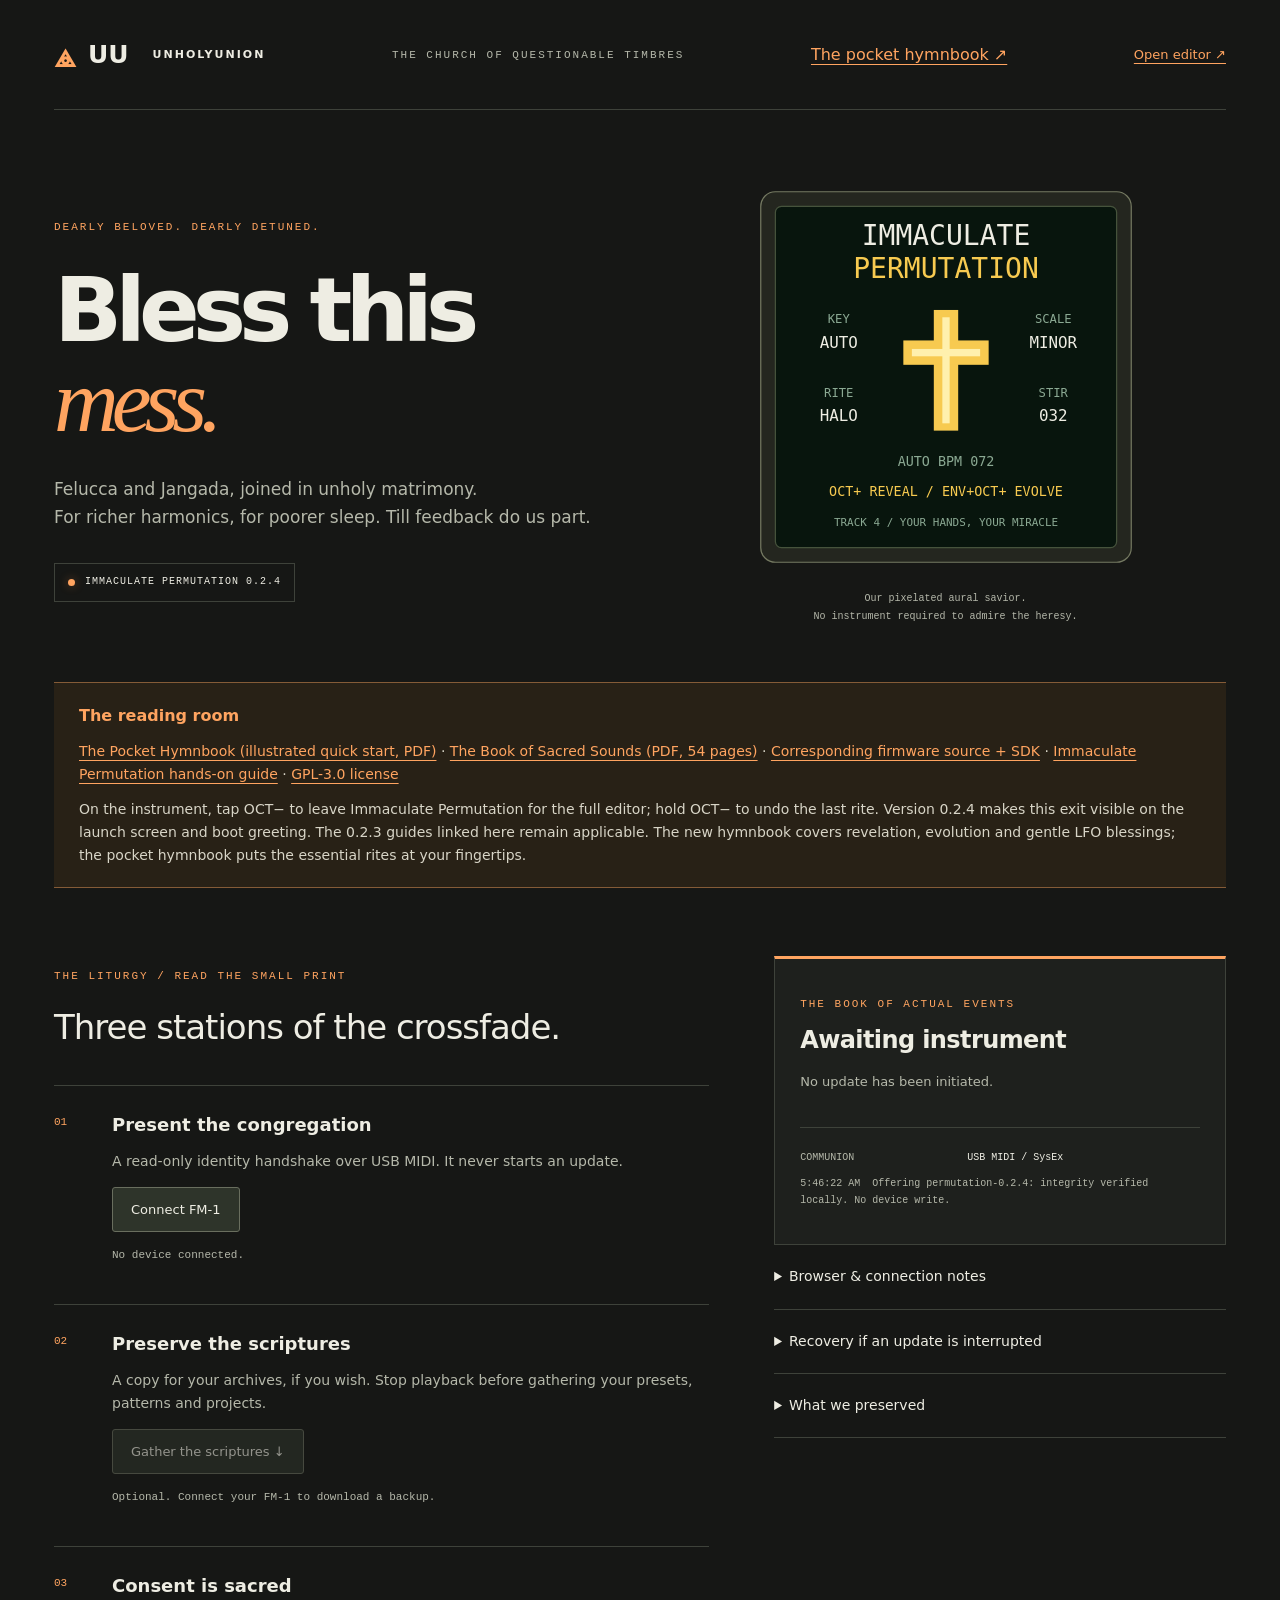
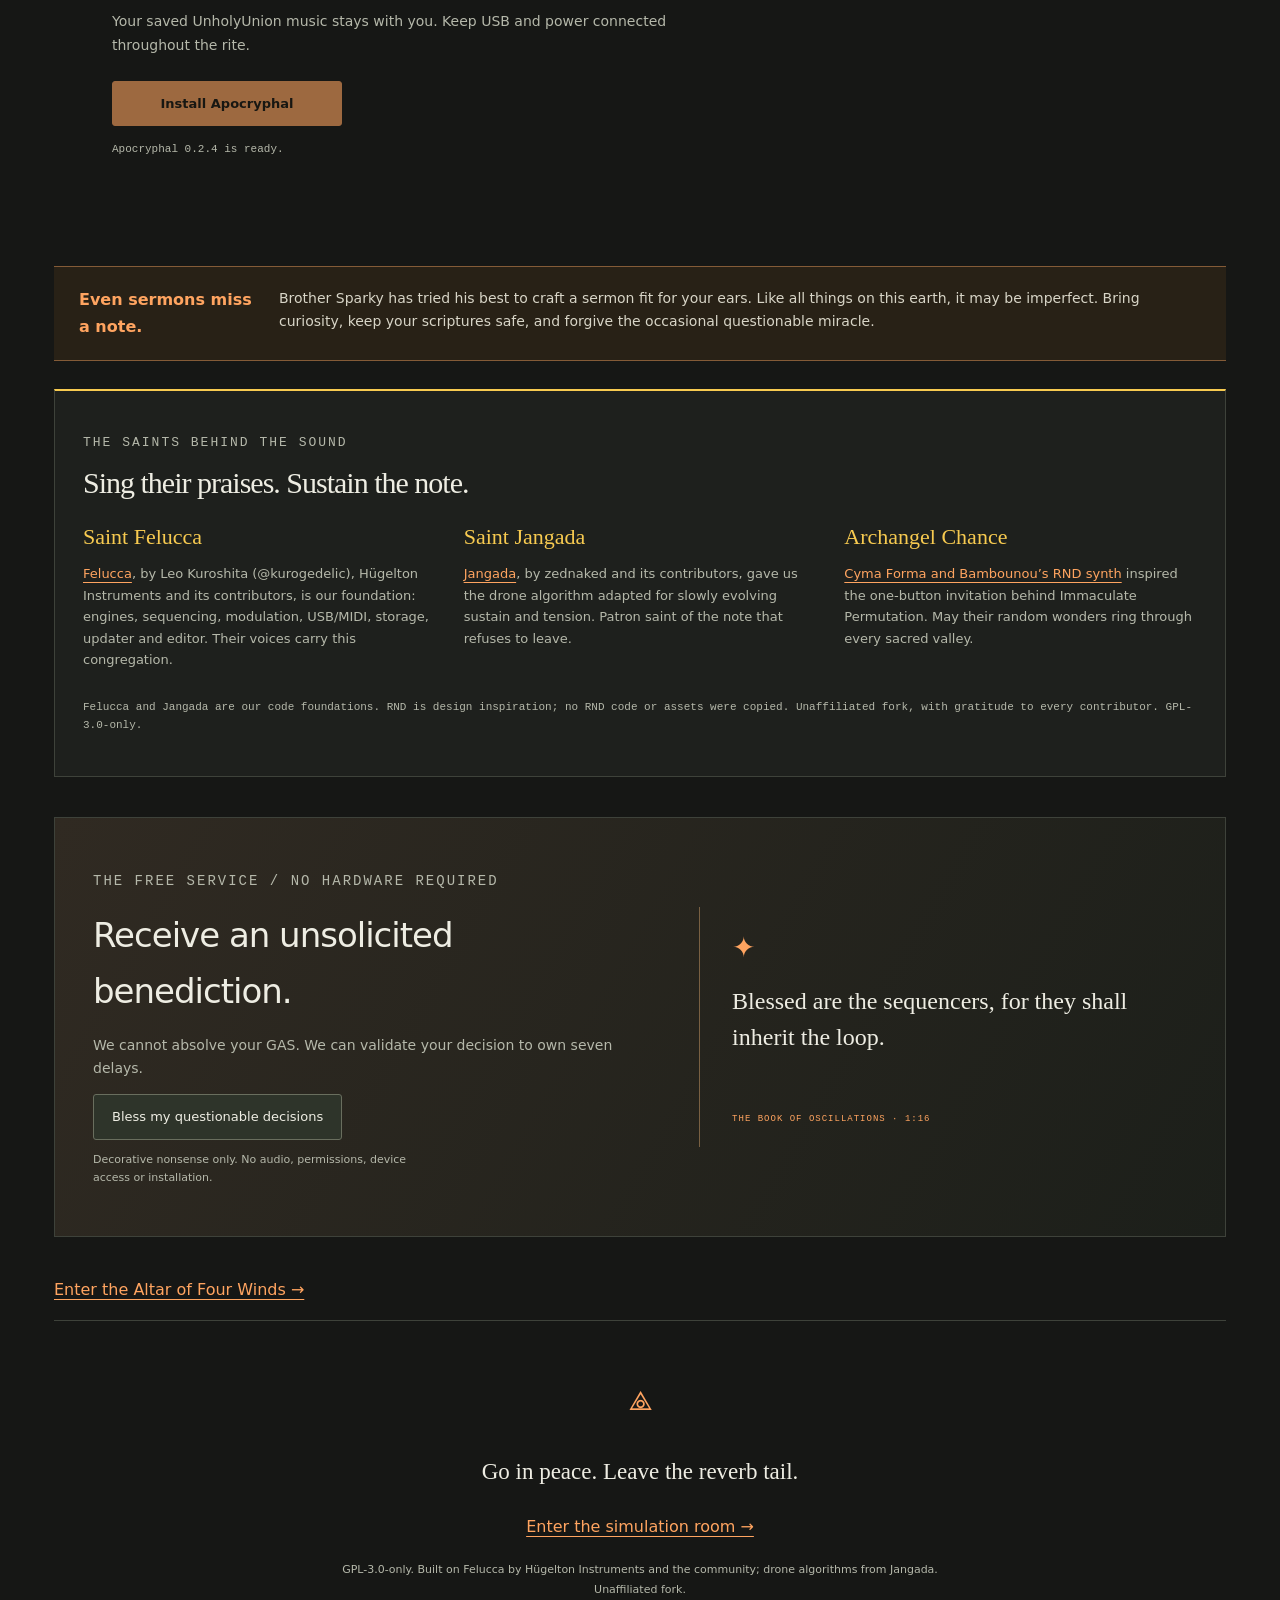
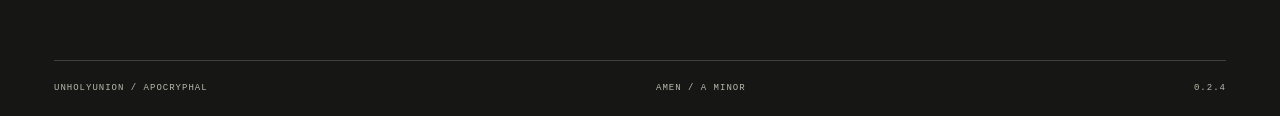
<file: index.html>
<!doctype html><html lang="en"><meta charset="utf-8"><meta name="viewport" content="width=device-width,initial-scale=1"><title>UnholyUnion · The Ritual Room</title>
<link rel="icon" href="unholy-sigil.svg" type="image/svg+xml"><link rel="stylesheet" href="unholy-installer.css?v=navigation024">
<body><a class="skip" href="#ritual">Skip to installer</a><div class="shell">
<header><a href="unholy-installer.html" class="wordmark" aria-label="UnholyUnion home"><span class="sigil" aria-hidden="true">⟁</span> UU<span class="wordmark-name">UNHOLYUNION</span></a><span class="edition">THE CHURCH OF QUESTIONABLE TIMBRES</span><a href="unholy-quick-start.html" target="_blank" rel="noopener">The pocket hymnbook ↗</a><a href="editor.html">Open editor ↗</a></header>
<main><section class="hero"><div><p class="eyebrow">DEARLY BELOVED. DEARLY DETUNED.</p><h1>Bless this<br><em>mess.</em></h1><p class="intro">Felucca and Jangada, joined in unholy matrimony.<br>For richer harmonics, for poorer sleep. Till feedback do us part.</p><div class="badge"><span class="lamp" aria-hidden="true"></span> IMMACULATE PERMUTATION 0.2.4</div></div><figure class="instrument"><div class="lcd-frame"><img src="unholy-holyrnd-revelation.svg?v=permutation012" width="240" height="240" alt="Pixel illustration of Immaculate Permutation: a gold pixel cross glows inside the instrument screen."></div><figcaption>Our pixelated aural savior.<br>No instrument required to admire the heresy.</figcaption></figure></section>
<section class="notice reading-room" id="guides"><b>The reading room</b><p><a href="UnholyUnion-Quick-Start-0.2.3.pdf" download>The Pocket Hymnbook (illustrated quick start, PDF)</a> · <a href="UnholyUnion-User-Manual-0.2.3.pdf" download>The Book of Sacred Sounds (PDF, 54 pages)</a> · <a href="UnholyUnion-source-sdk-permutation-0.2.4.tar.gz" download>Corresponding firmware source + SDK</a> · <a href="holy-rnd-guide.html">Immaculate Permutation hands-on guide</a> · <a href="LICENSE">GPL-3.0 license</a></p><p>On the instrument, tap OCT− to leave Immaculate Permutation for the full editor; hold OCT− to undo the last rite. Version 0.2.4 makes this exit visible on the launch screen and boot greeting. The 0.2.3 guides linked here remain applicable. The new hymnbook covers revelation, evolution and gentle LFO blessings; the pocket hymnbook puts the essential rites at your fingertips.</p></section>
<section class="workspace" id="ritual" aria-labelledby="ritual-title"><div class="workflow"><p class="eyebrow">THE LITURGY / READ THE SMALL PRINT</p><h2 id="ritual-title">Three stations of the crossfade.</h2><div id="demo-banner" class="demo-banner" hidden>SIMULATION ONLY — NO MIDI ACCESS, NO DEVICE WRITES</div>
<ol class="steps"><li><span class="number">01</span><div><h3>Present the congregation</h3><p>A read-only identity handshake over USB MIDI. It never starts an update.</p><button id="connect">Connect FM-1</button><button id="cancel" class="quiet" hidden>Disconnect</button><p id="device" class="detail">No device connected.</p></div></li>
<li><span class="number">02</span><div><h3>Preserve the scriptures</h3><p>A copy for your archives, if you wish. Stop playback before gathering your presets, patterns and projects.</p><button id="download-backup" type="button" disabled>Gather the scriptures ↓</button><p id="backup-status" class="detail" role="status" aria-live="polite">Optional. Connect your FM-1 to download a backup.</p></div></li>
<li><span class="number">03</span><div><h3>Consent is sacred</h3><p id="install-notes">Your saved UnholyUnion music stays with you. Keep USB and power connected throughout the rite.</p><button id="install" class="primary" disabled>Install Apocryphal</button><p id="package-status" class="detail" role="status" aria-live="polite">Preparing the offering…</p><button id="retry-package" type="button" hidden>Retry firmware load</button></div></li></ol></div>
<aside><div class="telemetry"><p class="eyebrow">THE BOOK OF ACTUAL EVENTS</p><h3 id="phase">Awaiting instrument</h3><progress id="progress" max="1" value="0" aria-label="Update progress" hidden></progress><p id="status" role="status" aria-live="polite">No update has been initiated.</p><div class="readouts"><span>COMMUNION</span><b>USB MIDI / SysEx</b></div><pre id="log" aria-label="Session event log"></pre></div><details><summary>Browser & connection notes</summary><p>Use desktop Chrome or Edge on HTTPS or localhost with Web MIDI SysEx permission. Firefox lacks this transport; Safari and mobile browsers are not supported here. This installer uses Web MIDI, not WebUSB. Connect only one FM-1 and leave it connected throughout the update. Close music apps using the same MIDI ports. No device permission is requested on page load.</p><p>Stock V14 (FM-1_014) and V15 (FM-1_015) are accepted. V15 installation has been confirmed on one FM-1. V16 and unlisted firmware remain unsupported by this offering.</p></details><details id="recovery"><summary>Recovery if an update is interrupted</summary><p>Keep power and USB stable. If the upstream update loader still appears, a reviewed package may be retried through the upstream installer’s resume path. Resume starts the loader transfer again; it is not a byte-offset continuation.</p><p>A missing loader, wrong identity, or lost return is an error—not success. Recovery outside that loader is unverified. Do not keep retrying arbitrary packages or erase flash. Preserve the event log and get device-specific recovery guidance.</p><p><a href="https://github.com/hugelton/Felucca" target="_blank" rel="noopener">Felucca source & recovery documentation ↗</a></p></details><details><summary>What we preserved</summary><p>Felucca’s engines, four tracks, shared eight-voice budget, sequencing, sampling, MIDI, editor, and flash allocations. New drift and macros use appended source IDs; a new project marker prevents silent backward misreading.</p></details></aside></section>
<section class="notice"><b>Even sermons miss a note.</b><p>Brother Sparky has tried his best to craft a sermon fit for your ears. Like all things on this earth, it may be imperfect. Bring curiosity, keep your scriptures safe, and forgive the occasional questionable miracle.</p></section>
<section class="saints" aria-labelledby="saints-title"><p class="eyebrow">THE SAINTS BEHIND THE SOUND</p><h2 id="saints-title">Sing their praises. Sustain the note.</h2><div class="saints-choir"><article><h3>Saint Felucca</h3><p><a href="https://github.com/hugelton/Felucca" target="_blank" rel="noopener">Felucca</a>, by Leo Kuroshita (@kurogedelic), Hügelton Instruments and its contributors, is our foundation: engines, sequencing, modulation, USB/MIDI, storage, updater and editor. Their voices carry this congregation.</p></article><article><h3>Saint Jangada</h3><p><a href="https://github.com/zednaked/jangada" target="_blank" rel="noopener">Jangada</a>, by zednaked and its contributors, gave us the drone algorithm adapted for slowly evolving sustain and tension. Patron saint of the note that refuses to leave.</p></article><article><h3>Archangel Chance</h3><p><a href="https://www.cymaforma.com/rnd-synth" target="_blank" rel="noopener">Cyma Forma and Bambounou’s RND synth</a> inspired the one-button invitation behind Immaculate Permutation. May their random wonders ring through every sacred valley.</p></article></div><p class="detail">Felucca and Jangada are our code foundations. RND is design inspiration; no RND code or assets were copied. Unaffiliated fork, with gratitude to every contributor. GPL-3.0-only.</p></section>
<section class="benediction" aria-labelledby="blessing-title"><div><p class="eyebrow">THE FREE SERVICE / NO HARDWARE REQUIRED</p><h2 id="blessing-title">Receive an unsolicited benediction.</h2><p>We cannot absolve your GAS. We can validate your decision to own seven delays.</p><button id="bless" type="button" aria-describedby="blessing-note">Bless my questionable decisions</button><p id="blessing-note" class="fine">Decorative nonsense only. No audio, permissions, device access or installation.</p></div><div class="verse"><span aria-hidden="true">✦</span><p id="blessing" role="status" aria-live="polite" aria-atomic="true">Blessed are the sequencers, for they shall inherit the loop.</p><span class="verse-ref" aria-hidden="true">THE BOOK OF OSCILLATIONS · 1:16</span></div></section><p><a href="unholy-macros.html">Enter the Altar of Four Winds →</a></p><section class="closing"><span aria-hidden="true">⟁</span><p>Go in peace. Leave the reverb tail.</p><a href="unholy-installer.html?demo=1">Enter the simulation room →</a><p class="fine">GPL-3.0-only. Built on Felucca by Hügelton Instruments and the community; drone algorithms from Jangada. Unaffiliated fork.</p></section></main><footer><span>UNHOLYUNION / APOCRYPHAL</span><span>AMEN / A MINOR</span><span>0.2.4</span></footer></div><script type="module" src="unholy-installer.js?v=navigation024"></script></body></html>
</file>
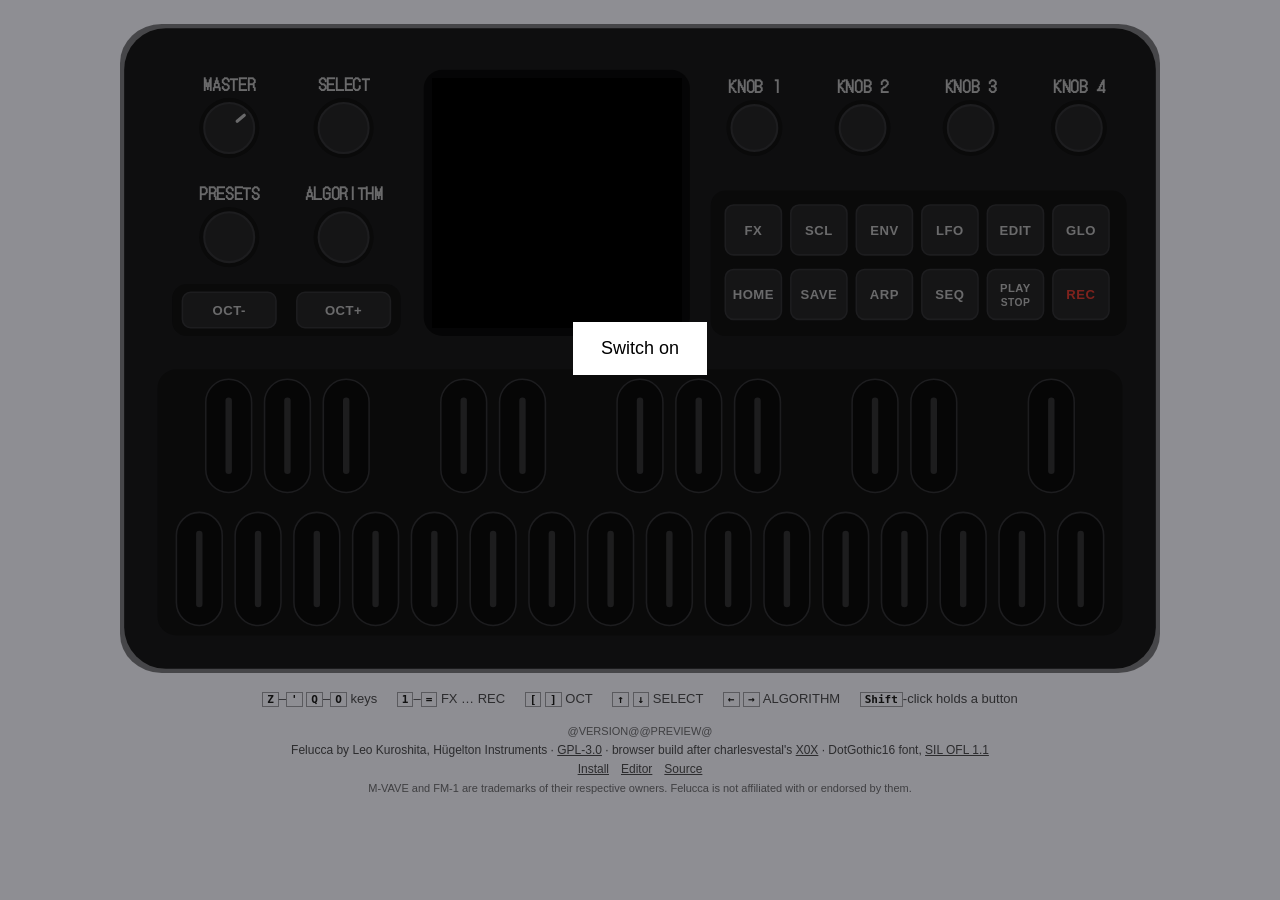
<file: web/emu/index.html>
<!doctype html>
<!-- SPDX-License-Identifier: GPL-3.0-only
     Copyright (C) 2026 Leo Kuroshita (@kurogedelic), Hügelton Instruments
     The page follows X0X's browser page, web/emu/index.html of charlesvestal/fm1-x0x (GPL-3.0), a Felucca fork. -->
<html lang="en">
<head>
<meta charset="utf-8">
<meta name="viewport" content="width=device-width, initial-scale=1">
<title>Felucca</title>
<link rel="icon" href="data:image/svg+xml,%3Csvg xmlns=%22http://www.w3.org/2000/svg%22 viewBox=%220 0 16 16%22%3E%3Crect width=%2216%22 height=%2216%22 rx=%223%22/%3E%3Crect x=%224%22 y=%224%22 width=%228%22 height=%228%22 fill=%22%23fff%22/%3E%3C/svg%3E">
<meta name="description" content="Felucca, the multi-engine synth firmware for the FM-1, running in your browser: the same code the instrument runs.">
<style>
/* DotGothic16 (SIL OFL 1.1, fonts/OFL.txt), cut to printable ASCII, for the knob labels */
@font-face { font-family: "DotGothic16"; src: url("fonts/DotGothic16-subset.woff") format("woff"); font-display: swap; }
:root { --bg: #8e8e93; --fg: #111; --dim: #2c2c2e; --rule: #5a5a5e;
        --body: #1d1d1f; --tray: #141415; --part: #2a2a2d; --edge: #3a3a3e; --label: #d6d6d8;
        --lit: #fff4d6; --green: #5fe08a; color-scheme: light; }
html, body { background: var(--bg); }
body { margin: 0; color: var(--fg); font: 13px/1.6 -apple-system, BlinkMacSystemFont, "Helvetica Neue", Arial, sans-serif; }
main { max-width: 1040px; margin: 0 auto; padding: 24px 16px 32px; }
@media (orientation: portrait) and (max-width: 700px) { main { padding: 8px 8px 24px; } }
a { color: inherit; }
.device { position: relative; width: 100%; aspect-ratio: 1000 / 624; user-select: none; -webkit-user-select: none;
          -webkit-touch-callout: none; touch-action: manipulation; }
.device svg { position: absolute; inset: 0; width: 100%; height: 100%; pointer-events: none; }
.device canvas { position: absolute; image-rendering: crisp-edges; image-rendering: pixelated; background: #000; }
.hit { position: absolute; touch-action: none; cursor: pointer; -webkit-tap-highlight-color: transparent; border-radius: 10px; }
.hit.knob { cursor: ns-resize; border-radius: 50%; }
.hit:focus-visible { outline: 2px solid var(--lit); outline-offset: 2px; }
.face { transition: fill .05s; }
.dim .face.btn { fill: #3a3934; }
.lit .face.btn { fill: var(--lit); }
.lit text { fill: #1d1d1f; }
.green .face.btn { fill: var(--green); }
.green text { fill: #0d2414; }
.face.key { fill: #0c0c0d; stroke: var(--edge); stroke-width: 1.5; }
.slit { fill: #3a3a3c; transition: fill .05s; }
.dim .slit { fill: #77777b; }
.lit .slit { fill: #ececee; filter: drop-shadow(0 0 3px rgba(255, 255, 255, .6)); }
/* #119: what can be pressed breathes, dark .. ~60 % of lit and back (hal/fm1_input.h fm1_led_breath, ~1.1 s; MENU >
 * LEDS DIM LO ~30 %): the peaks between dark and lit at ~0.8 / ~0.58 on screen (the LED's share, gamma-encoded) */
@keyframes breath-btn { 0%, 100% { fill: #3a3934; } 50% { fill: #d8cfb6; } }
@keyframes breath-slit { 0%, 100% { fill: #3a3a3c; } 50% { fill: #c8c8ca; } }
@keyframes breath-btn-lo { 0%, 100% { fill: #3a3934; } 50% { fill: #aca592; } }
@keyframes breath-slit-lo { 0%, 100% { fill: #3a3a3c; } 50% { fill: #a1a1a3; } }
.breath .face.btn { animation: breath-btn 1.13s ease-in-out infinite; }
.breath .slit { animation: breath-slit 1.13s ease-in-out infinite; }
.dimlo .breath .face.btn { animation-name: breath-btn-lo; }
.dimlo .breath .slit { animation-name: breath-slit-lo; }
@media (prefers-reduced-motion: reduce) {
  .breath .face.btn, .breath .slit { animation: none; }
  .breath .face.btn { fill: #aca592; }
  .breath .slit { fill: #a1a1a3; }
}
/* the DRUM grid's beats (hal/fm1_input.h fm1_led_mid): a steady level between the glow and lit, ~15 % (DIM LO ~10 %) */
.mid .slit { fill: #9a9a9e; }
.dimlo .mid .slit { fill: #8a8a8e; }
.held .face { stroke: var(--lit); stroke-width: 3; }
.latched .face { stroke: #79b8ff; stroke-width: 3; }
.start { position: absolute; inset: 0; display: grid; place-content: center; justify-items: center; gap: 12px;
         background: rgba(0, 0, 0, .5); border-radius: 4% / 6%; }
.start[hidden] { display: none; }
.start button { font: inherit; font-size: 18px; padding: 12px 28px; background: #fff; color: #000; border: 0; cursor: pointer; }
.start button:disabled { opacity: .4; cursor: progress; }
.start p { margin: 0; max-width: 32em; text-align: center; color: #fff; }
.keys, footer { margin: 16px 0 0; color: var(--dim); text-align: center; }
.keys span { white-space: nowrap; margin: 0 8px; }
kbd { font: 600 11px ui-monospace, Menlo, monospace; border: 1px solid var(--rule); padding: 0 4px; color: var(--fg); }
footer { margin-top: 12px; font-size: 12px; }
footer nav a { margin: 0 6px; }
footer small { font-size: 11px; opacity: .8; }
</style>
</head>
<body>
<main>
<div class="device" id="device">
  <svg id="panel" viewBox="0 0 1000 624" aria-hidden="true"></svg>
  <canvas id="screen" width="240" height="240" role="img" aria-label="The screen"></canvas>
  <div class="start" id="start"><button id="go" type="button">Switch on</button><p id="status" hidden></p></div>
</div>

<p class="keys">
  <span><kbd>Z</kbd>–<kbd>'</kbd> <kbd>Q</kbd>–<kbd>O</kbd> keys</span>
  <span><kbd>1</kbd>–<kbd>=</kbd> FX … REC</span>
  <span><kbd>[</kbd> <kbd>]</kbd> OCT</span>
  <span><kbd>↑</kbd> <kbd>↓</kbd> SELECT</span>
  <span><kbd>←</kbd> <kbd>→</kbd> ALGORITHM</span>
  <span><kbd>Shift</kbd>-click holds a button</span>
</p>

<footer>
  <small class="version">@VERSION@@PREVIEW@</small><br>
  Felucca by Leo Kuroshita, Hügelton Instruments · <a href="https://www.gnu.org/licenses/gpl-3.0.html">GPL-3.0</a> · browser build after charlesvestal's <a href="https://github.com/charlesvestal/fm1-x0x">X0X</a> · DotGothic16 font, <a href="fonts/OFL.txt">SIL OFL 1.1</a><br>
  <nav><a href="../installer/">Install</a><a href="../editor/">Editor</a><a href="https://github.com/hugelton/Felucca">Source</a></nav>
  <small>M-VAVE and FM-1 are trademarks of their respective owners. Felucca is not affiliated with or endorsed by them.</small>
</footer>
</main>

<script type="module">
const NS = "http://www.w3.org/2000/svg";
// panel.c's labels (bit = label) and encoder roles
const B = { FX: 0, SCL: 1, ENV: 2, LFO: 3, EDIT: 4, GLO: 5, HOME: 6, SAVE: 7, ARP: 8, SEQ: 9, PLAY: 10, REC: 11, "OCT-": 12, "OCT+": 13 };
const EN = { SELECT: 0, ALGORITHM: 1, PRESETS: 2, "KNOB 1": 3, "KNOB 2": 4, "KNOB 3": 5, "KNOB 4": 6 };
const PLAY_GREEN = 14;
// the 27 keys F3..G5: key k = k semitones above F3
const WHITE = [0, 2, 4, 6, 7, 9, 11, 12, 14, 16, 18, 19, 21, 23, 24, 26];
const BLACK = [1, 3, 5, 8, 10, 13, 15, 17, 20, 22, 25];
const BLACK_AFTER = [0, 1, 2, 4, 5, 7, 8, 9, 11, 12, 14];      // the white key each black one follows
const STORE = "felucca-emu-flash";

// ------------------------------------------------------------------ the panel
// Two drawings of the same controls: WIDE after the FM-1's own layout, TALL for a phone held upright (the
// screen larger, the keys across the whole width). Rebuilt when the orientation changes; the state stays.
const ROW1 = ["FX", "SCL", "ENV", "LFO", "EDIT", "GLO"], ROW2 = ["HOME", "SAVE", "ARP", "SEQ", "PLAY", "REC"];
const KNOBS = ["MASTER", "SELECT", "PRESETS", "ALGORITHM", "KNOB 1", "KNOB 2", "KNOB 3", "KNOB 4"];
const LAYOUTS = {
  wide: {
    w: 1000, h: 624, screen: [292, 44, 256],
    knobs: [[105, 100, 24], [215, 100, 24], [105, 205, 24], [215, 205, 24], [610, 100, 22], [714, 100, 22], [818, 100, 22], [922, 100, 22]],
    trays: [[50, 250, 220, 50], [568, 160, 400, 140]],
    oct: [[60, 258, 90, 34], [170, 258, 90, 34]],
    grid: [582, 174, 54, 48, 63, 62], keybed: [36, 332, 928, 256],
  },
  tall: {
    w: 600, h: 1070, screen: [130, 104, 340],
    knobs: [[66, 64, 24], [186, 64, 24], [414, 64, 24], [534, 64, 24], [90, 512, 26], [230, 512, 26], [370, 512, 26], [510, 512, 26]],
    trays: [[14, 572, 572, 146], [150, 728, 300, 62]],
    oct: [[164, 737, 128, 44], [308, 737, 128, 44]],
    grid: [24, 582, 86, 60, 94, 70], keybed: [14, 800, 572, 256],
  },
};
const svg = document.getElementById("panel"), device = document.getElementById("device"), canvas = document.getElementById("screen");
function el(tag, attrs, parent = svg) {
  const e = document.createElementNS(NS, tag);
  for (const [k, v] of Object.entries(attrs)) e.setAttribute(k, v);
  parent.appendChild(e);
  return e;
}
const SANS = "-apple-system, 'Helvetica Neue', Arial, sans-serif", DOT = "'DotGothic16', " + SANS;
function label(parent, x, y, s, size, font = SANS, ink = "var(--label)") {
  const t = el("text", { x, y, "text-anchor": "middle", "font-family": font,
                         "font-size": size, "font-weight": 600, fill: ink, "letter-spacing": ".04em" }, parent);
  t.textContent = s;
  return t;
}
const KEYNAMES = ["F", "F♯", "G", "G♯", "A", "A♯", "B", "C", "C♯", "D", "D♯", "E"];
const keyName = (k) => KEYNAMES[k % 12] + (3 + Math.floor((k + 5) / 12));

let node = null, btnMask = 0, keyMask = 0, latched = 0, masterValue = 700, lastLeds = [0, 0, 0, 0, 0], layout = null;
const angle = Object.fromEntries(KNOBS.map((n) => [n, 0]));
angle.MASTER = -135 + 270 * masterValue / 1023;
const knobs = [], buttons = [], keys = [];
const btnBy = new Map(), keyBy = new Map();                   // pointer / key code -> label bit or key
const send = (m) => { if (node) node.port.postMessage(m); };

function build(name) {
  const L = LAYOUTS[name];
  layout = name;
  svg.innerHTML = "";
  svg.setAttribute("viewBox", `0 0 ${L.w} ${L.h}`);
  device.style.aspectRatio = `${L.w} / ${L.h}`;
  for (const d of device.querySelectorAll(".hit")) d.remove();
  knobs.length = buttons.length = keys.length = 0;
  el("rect", { x: 4, y: 4, width: L.w - 8, height: L.h - 8, rx: 40, fill: "var(--body)" });
  for (const [x, y, w, h] of L.trays) el("rect", { x, y, width: w, height: h, rx: 14, fill: "var(--tray)" });
  const [sx, sy, ss] = L.screen;
  el("rect", { x: sx, y: sy, width: ss, height: ss, rx: 18, fill: "#0b0b0c" });
  const inset = ss / 32;                                         // the 240 x 240 panel inside its bezel
  Object.assign(canvas.style, { left: `${(sx + inset) / L.w * 100}%`, top: `${(sy + inset) / L.h * 100}%`,
                                width: `${(ss - 2 * inset) / L.w * 100}%`, height: `${(ss - 2 * inset) / L.h * 100}%` });
  KNOBS.forEach((n, i) => {
    const [x, y, r] = L.knobs[i], g = el("g", {});
    el("circle", { cx: x, cy: y, r: r + 5, fill: "var(--tray)" }, g);
    el("circle", { cx: x, cy: y, r, fill: "var(--part)", stroke: "var(--edge)", "stroke-width": 2 }, g);
    const ind = n === "MASTER" ? el("line", { x1: x, y1: y - r + 5, x2: x, y2: y - r + 14, stroke: "var(--label)", "stroke-width": 3, "stroke-linecap": "round" }, g) : null;
    label(g, x, y - r - 12, n, 16, DOT);
    el("circle", { cx: x, cy: y, r: r + 12, fill: "transparent" }, g);
    knobs.push({ g, ind, x, y, name: n, role: n === "MASTER" ? "master" : EN[n] });
  });
  const button = ([x, y, w, h], n, sub) => {
    const g = el("g", {});
    el("rect", { x, y, width: w, height: h, rx: 8, fill: "var(--part)", stroke: "var(--edge)", "stroke-width": 1.5, class: "face btn" }, g);
    const ink = n === "REC" ? "#ff453a" : undefined;
    if (sub) { label(g, x + w / 2, y + h / 2 - 2, n, 10.8, SANS, ink); label(g, x + w / 2, y + h / 2 + 11, sub, 9.9); }
    else label(g, x + w / 2, y + h / 2 + 4.5, n, 12.6, SANS, ink);
    buttons.push({ g, bit: B[n], name: sub ? `${n} / ${sub}` : n });
  };
  button(L.oct[0], "OCT-");
  button(L.oct[1], "OCT+");
  const [gx, gy, gw, gh, dx, dy] = L.grid;
  for (let i = 0; i < 6; i++) {
    button([gx + i * dx, gy, gw, gh], ROW1[i]);
    button([gx + i * dx, gy + dy, gw, gh], ROW2[i], ROW2[i] === "PLAY" ? "STOP" : "");
  }
  const [x0, y0, w, h] = L.keybed;
  el("rect", { x: x0, y: y0, width: w, height: h, rx: 18, fill: "var(--tray)" });
  // the keys: two rows of the same black keys, each with a slit down its middle that lights
  const pitch = (w - 24) / 16, kw = pitch * 0.78, kh = h * 0.425, sw = Math.max(3, kw * 0.14);
  const key = (cx, cy, k) => {
    const g = el("g", {}), y = cy - kh / 2;
    el("rect", { x: cx - kw / 2, y, width: kw, height: kh, rx: kw / 2, class: "face key" }, g);
    el("rect", { x: cx - sw / 2, y: y + kw * 0.4, width: sw, height: kh - kw * 0.8, rx: sw / 2, class: "slit" }, g);
    el("rect", { x: cx - pitch / 2, y: cy - h * 0.24, width: pitch, height: h * 0.48, fill: "transparent" }, g);   // its target
    keys[k] = { g, name: keyName(k) };
  };
  WHITE.forEach((k, i) => key(x0 + 12 + (i + 0.5) * pitch, y0 + h * 0.75, k));
  BLACK_AFTER.forEach((a, j) => key(x0 + 12 + (a + 1) * pitch, y0 + h * 0.25, BLACK[j]));
  // HTML targets over the drawing (pointer-events: none): touch-action and pointer capture work on them everywhere
  const hit = (c, cls, role) => {
    const b = c.g.getBBox(), d = document.createElement("div");
    d.className = "hit" + (cls ? " " + cls : "");
    Object.assign(d.style, { left: `${b.x / L.w * 100}%`, top: `${b.y / L.h * 100}%`,
                             width: `${b.width / L.w * 100}%`, height: `${b.height / L.h * 100}%` });
    d.setAttribute("role", role);
    d.setAttribute("aria-label", c.name);
    d.title = c.name;
    d.tabIndex = 0;
    d.addEventListener("touchstart", (e) => e.preventDefault(), { passive: false });
    d.addEventListener("contextmenu", (e) => e.preventDefault());
    device.insertBefore(d, document.getElementById("start"));
    c.hit = d;
  };
  knobs.forEach((k) => { hit(k, "knob", "slider"); bindKnob(k); drawKnob(k); });
  buttons.forEach((b) => { hit(b, "", "button"); bindButton(b); });
  keys.forEach((k, i) => { hit(k, "", "button"); bindKey(k, i); });
  syncButtons(true);
  syncKeys(true);
  drawLights(lastLeds);
}

// ------------------------------------------------------------------ input
function syncButtons(redraw) {
  let m = latched;
  for (const b of btnBy.values()) m |= 1 << b;
  if (m !== btnMask) { btnMask = m; send({ type: "buttons", mask: m }); }
  else if (!redraw) return;
  for (const b of buttons) {
    const on = !!(m & (1 << b.bit));
    b.g.classList.toggle("held", on);
    b.g.classList.toggle("latched", !!(latched & (1 << b.bit)));
    b.hit.setAttribute("aria-pressed", on);
  }
}
function syncKeys(redraw) {
  let m = 0;
  for (const k of keyBy.values()) m |= 1 << k;
  if (m !== keyMask) { keyMask = m; send({ type: "keys", mask: m }); }
  else if (!redraw) return;
  keys.forEach((k, i) => k.g.classList.toggle("held", !!(m & (1 << i))));
}
function bindButton(b) {
  b.hit.addEventListener("pointerdown", (e) => {
    e.preventDefault();
    if (e.shiftKey || e.button === 2) { latched ^= 1 << b.bit; syncButtons(true); return; }
    if (latched & (1 << b.bit)) { latched &= ~(1 << b.bit); syncButtons(true); return; }
    b.hit.setPointerCapture(e.pointerId);
    btnBy.set("p" + e.pointerId, b.bit);
    syncButtons();
  });
  b.hit.addEventListener("keydown", (e) => {
    if ((e.key === "Enter" || e.key === " ") && !e.repeat) { btnBy.set("f" + b.bit, b.bit); syncButtons(); e.preventDefault(); e.stopPropagation(); }
  });
  b.hit.addEventListener("keyup", () => { if (btnBy.delete("f" + b.bit)) syncButtons(); });
}
function bindKey(k, i) {
  k.hit.addEventListener("pointerdown", (e) => {
    e.preventDefault();
    k.hit.setPointerCapture(e.pointerId);
    keyBy.set("p" + e.pointerId, i);
    syncKeys();
  });
}
function release(e) {
  const id = "p" + e.pointerId;
  if (btnBy.delete(id)) syncButtons();
  if (keyBy.delete(id)) syncKeys();
}
for (const t of ["pointerup", "pointercancel", "lostpointercapture"]) device.addEventListener(t, release);

function drawKnob(k) { if (k.ind) k.ind.setAttribute("transform", `rotate(${angle[k.name]} ${k.x} ${k.y})`); }
function turn(k, n) {
  if (!n) return;
  if (k.role === "master") {
    masterValue = Math.max(0, Math.min(1023, masterValue + n * 16));
    angle.MASTER = -135 + 270 * masterValue / 1023;
    send({ type: "master", value: masterValue });
  } else {
    angle[k.name] = (angle[k.name] + n * 18) % 360;            // 20 detents a turn
    send({ type: "enc", role: k.role, n });
  }
  drawKnob(k);
}
function bindKnob(k) {
  let drag = null, wheel = 0;
  k.hit.addEventListener("pointerdown", (e) => {
    e.preventDefault();
    k.hit.setPointerCapture(e.pointerId);
    drag = { y: e.clientY, acc: 0 };
  });
  k.hit.addEventListener("pointermove", (e) => {
    if (!drag) return;
    drag.acc += drag.y - e.clientY;
    drag.y = e.clientY;
    const step = k.role === "master" ? 3 : 8, n = Math.trunc(drag.acc / step);
    if (n) { drag.acc -= n * step; turn(k, n); }
  });
  const end = () => { drag = null; };
  k.hit.addEventListener("pointerup", end);
  k.hit.addEventListener("pointercancel", end);
  k.hit.addEventListener("wheel", (e) => {
    e.preventDefault();
    const dy = e.deltaMode === 1 ? e.deltaY * 33 : e.deltaY;
    if (Math.abs(dy) >= 50) { turn(k, dy < 0 ? 1 : -1); wheel = 0; return; }   // a wheel notch: one detent
    wheel -= dy;                                                                   // a trackpad: by distance
    const n = Math.trunc(wheel / 25);
    if (n) { wheel -= n * 25; turn(k, n); }
  }, { passive: false });
  k.hit.addEventListener("keydown", (e) => {
    const d = { ArrowUp: 1, ArrowRight: 1, ArrowDown: -1, ArrowLeft: -1 }[e.key];
    if (d) { turn(k, d); e.preventDefault(); e.stopPropagation(); }
  });
}
const tall = matchMedia("(orientation: portrait) and (max-width: 700px)");
build(tall.matches ? "tall" : "wide");
tall.addEventListener("change", () => build(tall.matches ? "tall" : "wide"));
document.fonts?.load("16px DotGothic16").then(() => build(layout), () => {});   // the labels' width: the hit areas

// the computer keyboard, every key one control: F3..A#4 on the Z (white) and A (black) rows, B4..G5 on Q..O
// in semitones, the twelve buttons on the number row in the panel's order (held while the key is), [ ] OCT
const KEYMAP = {};
["KeyZ", "KeyX", "KeyC", "KeyV", "KeyB", "KeyN", "KeyM", "Comma", "Period", "Slash"].forEach((c, i) => KEYMAP[c] = { key: WHITE[i] });
[["KeyS", 1], ["KeyD", 3], ["KeyF", 5], ["KeyH", 8], ["KeyJ", 10], ["KeyL", 13], ["Semicolon", 15], ["Quote", 17]].forEach(([c, k]) => KEYMAP[c] = { key: k });
["KeyQ", "KeyW", "KeyE", "KeyR", "KeyT", "KeyY", "KeyU", "KeyI", "KeyO"].forEach((c, i) => KEYMAP[c] = { key: 18 + i });
["Digit1", "Digit2", "Digit3", "Digit4", "Digit5", "Digit6", "Digit7", "Digit8", "Digit9", "Digit0", "Minus", "Equal"]
  .forEach((c, i) => KEYMAP[c] = { btn: B[[...ROW1, ...ROW2][i]] });
Object.assign(KEYMAP, { BracketLeft: { btn: B["OCT-"] }, BracketRight: { btn: B["OCT+"] } });
const ARROWS = { ArrowUp: [EN.SELECT, 1], ArrowDown: [EN.SELECT, -1], ArrowRight: [EN.ALGORITHM, 1], ArrowLeft: [EN.ALGORITHM, -1] };
addEventListener("keydown", (e) => {
  if (!node || e.metaKey || e.ctrlKey || e.altKey || e.target.closest?.(".hit.knob")) return;
  if (ARROWS[e.code]) { const [r, n] = ARROWS[e.code]; turn(knobs.find((k) => k.role === r), n); e.preventDefault(); return; }
  const m = KEYMAP[e.code];
  if (!m) return;
  e.preventDefault();
  if (e.repeat) return;
  if (m.key !== undefined) { keyBy.set("k" + e.code, m.key); syncKeys(); }
  else { btnBy.set("k" + e.code, m.btn); syncButtons(); }
});
addEventListener("keyup", (e) => {
  const id = "k" + e.code;
  if (keyBy.delete(id)) syncKeys();
  if (btnBy.delete(id)) syncButtons();
});
addEventListener("blur", () => {
  for (const id of [...btnBy.keys()]) if (id[0] !== "p") btnBy.delete(id);
  for (const id of [...keyBy.keys()]) if (id[0] !== "p") keyBy.delete(id);
  syncButtons();
  syncKeys();
});

// ------------------------------------------------------------------ screen and lights
const ctx = document.getElementById("screen").getContext("2d");
const img = ctx.createImageData(240, 240);
function drawScreen(fb) {
  const d = img.data;
  for (let i = 0; i < 240 * 240; i++) {
    const v = fb[i], p = ((v >> 8) | (v << 8)) & 0xFFFF;          // the panel's byte order -> RGB565
    d[i * 4] = ((p >> 11) & 31) * 255 / 31;
    d[i * 4 + 1] = ((p >> 5) & 63) * 255 / 63;
    d[i * 4 + 2] = (p & 31) * 255 / 31;
    d[i * 4 + 3] = 255;
  }
  ctx.putImageData(img, 0, 0);
}
// the power-on sweep (hal/fm1_led_anim.h): a level per LED, lit frames /64 (| 128: the glow under them), drawn as the
// LED's share of lit between its dark (or glowing) colour and the lit one, mixed in linear light
const lin = (h) => [1, 3, 5].map((i) => (parseInt(h.slice(i, i + 2), 16) / 255) ** 2.2);
const ANIM = { btn: [lin("#3a3934"), lin("#3a3934"), lin("#fff4d6")], slit: [lin("#3a3a3c"), lin("#77777b"), lin("#ececee")] };
function animFill(kind, q) {
  const [dark, glow, lit] = ANIM[kind], s = Math.min(q & 127, 64) / 64, base = q & 128 ? glow : dark;
  const c = base.map((v, i) => Math.round(255 * (v + (lit[i] - v) * s) ** (1 / 2.2)));
  return `rgb(${c.join(",")})`;
}
function drawAnim(anim) {
  for (const b of buttons) b.g.querySelector(".face").style.fill = anim ? animFill("btn", anim[b.bit]) : "";
  keys.forEach((k, i) => { k.g.querySelector(".slit").style.fill = anim ? animFill("slit", anim[14 + i]) : ""; });
}
function drawLights([litB, litK, dimB, dimK, dimLo = 0, brB = 0, brK = 0, midK = 0], anim = null) {
  drawAnim(anim);
  document.documentElement.classList.toggle("dimlo", !!dimLo);   // (the breath's lower peak)
  for (const b of buttons) {
    const bit = 1 << b.bit, green = b.bit === B.PLAY && (litB & (1 << PLAY_GREEN));
    b.g.classList.toggle("lit", !!(litB & bit) && !green);
    b.g.classList.toggle("green", !!green);
    b.g.classList.toggle("dim", !!(dimB & bit));
    b.g.classList.toggle("breath", !!(brB & bit));
  }
  keys.forEach((k, i) => {
    k.g.classList.toggle("lit", !!(litK & (1 << i)));
    k.g.classList.toggle("dim", !!(dimK & (1 << i)));
    k.g.classList.toggle("breath", !!(brK & (1 << i)));
    k.g.classList.toggle("mid", !!(midK & (1 << i)));
  });
}

// ------------------------------------------------------------------ the flash, kept in this browser
function loadFlash() {
  try {
    const raw = JSON.parse(localStorage.getItem(STORE) || "{}"), out = {};
    for (const [off, b64] of Object.entries(raw)) out[off] = Uint8Array.from(atob(b64), (c) => c.charCodeAt(0));
    return out;
  } catch { return {}; }
}
function saveFlash(sectors) {
  try {
    const raw = {};
    for (const [off, u8] of Object.entries(sectors)) {
      let s = "";
      for (let i = 0; i < u8.length; i += 4096) s += String.fromCharCode.apply(null, u8.subarray(i, i + 4096));
      raw[off] = btoa(s);
    }
    localStorage.setItem(STORE, JSON.stringify(raw));
    return true;
  } catch { return false; }                                       // private mode, full: this session only
}

// ------------------------------------------------------------------ Web MIDI in (channel messages)
async function midiOn() {
  if (!navigator.requestMIDIAccess) return;
  try {
    const access = await navigator.requestMIDIAccess();
    const bind = () => {
      for (const input of access.inputs.values()) {
        input.onmidimessage = (e) => {
          const d = e.data;
          if (d.length >= 2 && d[0] >= 0x80 && d[0] < 0xF0) send({ type: "midi", data: [d[0], d[1], d[2] || 0] });
        };
      }
    };
    access.onstatechange = bind;
    bind();
  } catch { /* no permission: the panel only */ }
}

// ------------------------------------------------------------------ switching on
const status = document.getElementById("status");
const say = (t) => { status.textContent = t; status.hidden = !t; };
async function switchOn() {
  const go = document.getElementById("go");
  go.disabled = true;
  go.textContent = "Starting…";
  try {
    const ac = new AudioContext({ sampleRate: 44100, latencyHint: "interactive" });
    const [wasm] = await Promise.all([
      fetch("felucca.wasm").then((r) => { if (!r.ok) throw new Error(`felucca.wasm: ${r.status}`); return r.arrayBuffer(); }),
      ac.audioWorklet.addModule("worklet.js")]);
    node = new AudioWorkletNode(ac, "felucca", { numberOfInputs: 0, numberOfOutputs: 1, outputChannelCount: [2] });
    node.connect(ac.destination);
    let warned = false;
    await new Promise((res, rej) => {
      node.port.onmessage = (e) => {
        const m = e.data;
        if (m.type === "ready") res();
        else if (m.type === "error") rej(new Error(m.message));
        else if (m.type === "frame") {
          if (m.fb) drawScreen(m.fb);
          if (m.leds) drawLights(lastLeds = m.leds, m.anim);
          if (m.sectors && !saveFlash(m.sectors) && !warned) {
            warned = true;
            console.warn("Felucca: this browser does not keep the saves; they last until the page closes.");
          }
        }
      };
      node.port.postMessage({ type: "load", wasm, sectors: loadFlash(), master: masterValue }, [wasm]);
    });
    await ac.resume();
    document.getElementById("start").hidden = true;
    go.textContent = "On";
    if (ac.sampleRate !== 44100) console.warn(`Felucca: the browser plays at ${ac.sampleRate} Hz, the pitch is off by ${(1200 * Math.log2(ac.sampleRate / 44100)).toFixed(0)} cents.`);
    syncButtons();
    syncKeys();
    send({ type: "visible", on: !document.hidden });
    midiOn();
  } catch (err) {
    node = null;
    go.disabled = false;
    go.textContent = "Switch on";
    say("Could not start: " + (err && err.message || err) + ". A current Chrome, Edge, Firefox or Safari should work.");
  }
}
document.getElementById("go").addEventListener("click", switchOn);
document.addEventListener("visibilitychange", () => send({ type: "visible", on: !document.hidden }));
</script>
</body>
</html>
</file>
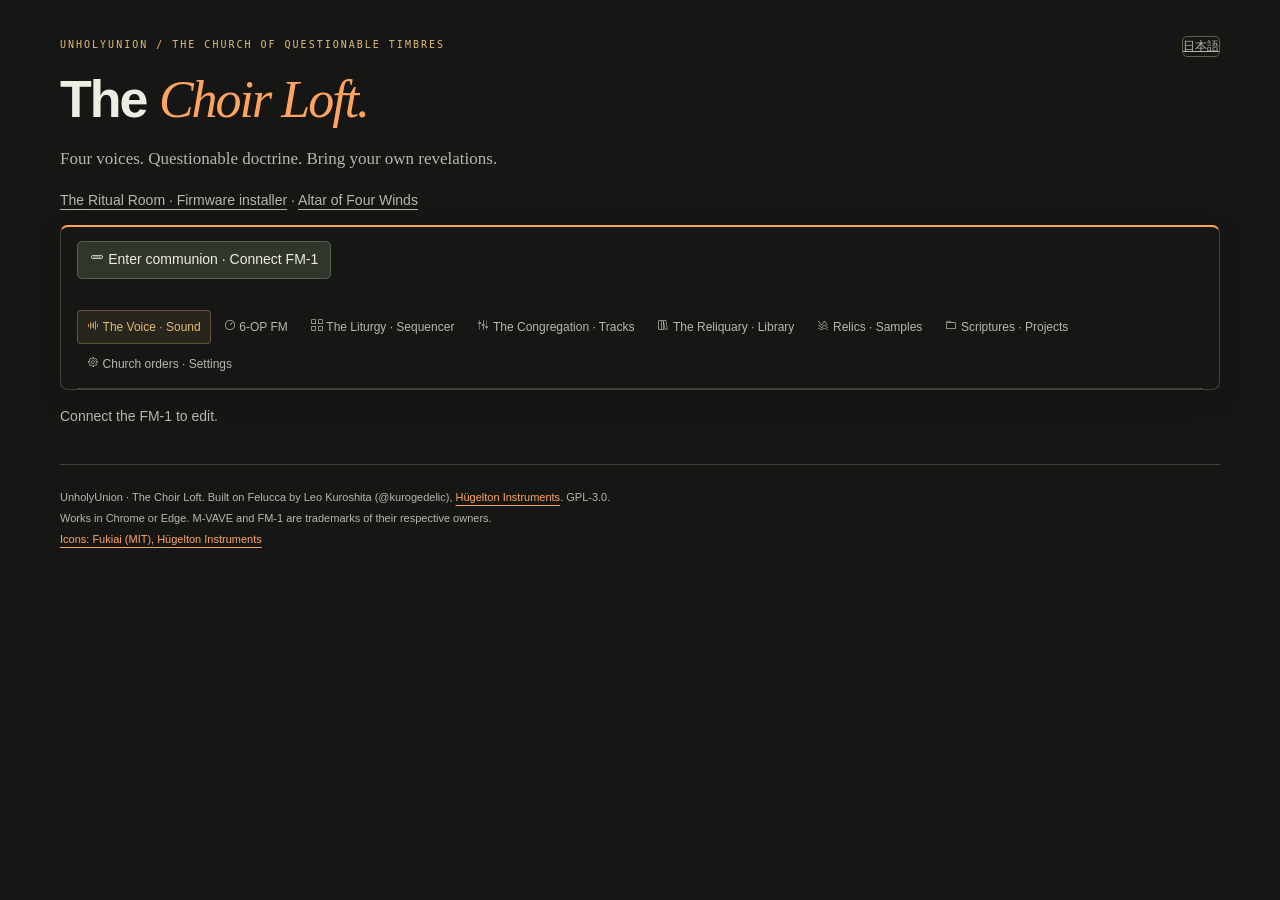
<file: editor.html>
<!doctype html>
<!-- SPDX-License-Identifier: GPL-3.0-only
     Copyright (C) 2026 Leo Kuroshita (@kurogedelic), Hügelton Instruments -->
<!-- Sample input recording and waveform trimming adapted from Andrea (@andreahaku), PR #29.
     Felucca web editor. One file, no libraries. Protocol: EDITOR_PROTOCOL.md.
     Add ?mock=1 to the URL to use a built-in simulated device. -->
<html lang="ja">
<head>
<meta charset="utf-8">
<meta name="viewport" content="width=device-width, initial-scale=1">
<title>UnholyUnion · The Choir Loft</title>
<style>
  /* Fukiai: Hügelton Instruments' icon font (MIT, FUKIAI-LICENSE.txt). Icons are text in .ic spans;
     they stay hidden until the face has loaded (html.fk), so a missing font never shows boxes. */
  @font-face { font-family: "Fukiai"; src: url("fukiai.ttf") format("truetype"); font-display: block; unicode-range: U+EA00-EB09; }
  :root { --bg:#161715; --fg:#eeede3; --dim:#b5b8aa; --line:#3e423a; --panel:#1e201d; --gold:#e3bc70; --ember:#ffa460; }
  html { color-scheme: dark; }
  body { margin: 0; background: var(--bg); color: var(--fg);
         font: 13px/1.4 -apple-system, BlinkMacSystemFont, "Helvetica Neue", Arial, sans-serif;
         font-variant-numeric: tabular-nums; }
  main { max-width: 1100px; margin: 0 auto; padding: 16px; }
  h1 { font-size: 18px; font-weight: 600; margin: 0 0 8px; }
  h2 { font-size: 13px; font-weight: 600; margin: 0 0 4px; padding-bottom: 2px; border-bottom: 1px solid var(--fg); }
  h3 { font-size: 11px; font-weight: 400; color: var(--dim); margin: 4px 0 0; }
  a { color: inherit; }
  .lang { float: right; font-size: 12px; color: var(--dim); text-decoration: underline; background: none; padding: 0; }
  button { font: inherit; background: var(--fg); color: var(--bg); border: 0; padding: 2px 10px; cursor: pointer; }
  button:disabled { opacity: .3; cursor: default; }
  button.lang { color: var(--dim); background: none; }
  select, input[type=text], input[type=number], input[type=search] {
    font: inherit; color: var(--fg); background: var(--bg); border: 1px solid var(--line); padding: 1px 3px; border-radius: 0; }
  input[type=range] { width: 100%; margin: 0; accent-color: var(--fg); }
  input[type=checkbox] { accent-color: var(--fg); margin: 0; }
  .bar { display: flex; flex-wrap: wrap; gap: 6px 12px; align-items: center; margin: 0 0 8px; }
  .dim { color: var(--dim); }
  #status { min-height: 1.4em; }
  section { margin: 12px 0; }
  .groups { columns: 250px; column-gap: 20px; }
  .group { break-inside: avoid; margin: 0 0 12px; }
  .row { display: grid; grid-template-columns: 46px 1fr 70px; gap: 6px; align-items: center; min-height: 22px; }
  .row .v { text-align: right; white-space: nowrap; }
  .row select { width: 100%; }
  .browser { display: flex; flex-wrap: wrap; gap: 12px; align-items: flex-start; }
  .browser select[size] { min-width: 150px; }
  .slots { display: grid; grid-template-columns: auto auto auto auto; gap: 3px 8px; align-items: center; justify-content: start; }
  table { border-collapse: collapse; }
  th { font-weight: 400; color: var(--dim); text-align: left; padding: 0 6px 2px 0; }
  td { padding: 1px 6px 1px 0; }
  td.i { color: var(--dim); text-align: right; }
  #steps input[type=text] { width: 120px; }
  #steps input[type=number] { width: 48px; }
  #steps .bad { outline: 1px solid var(--fg); text-decoration: underline wavy; }
  .fm6ops { overflow-x: auto; }
  .fm6ops td, .fm6ops th { padding: 0 2px; }
  input.fm6n { width: 3.2em; }
  #steps tr.off td { color: var(--dim); }
  .stepcols { columns: 470px; column-gap: 24px; }
  .stepcols table { break-inside: avoid; }
  @media (max-width: 600px) {
    .stepcols { columns: auto; overflow-x: auto; }
    #steps input[type=text] { width: 84px; }
    #steps input[type=number] { width: 42px; }
    #steps th, #steps td { padding-right: 3px; }
  }
  .smp { margin: 0 0 14px; padding: 6px 0 0; border-top: 1px solid var(--line); }
  .smp.over { outline: 1px solid var(--fg); outline-offset: 2px; }
  .smp .head { display: flex; flex-wrap: wrap; gap: 4px 12px; align-items: center; }
  .smp .head b { font-weight: 600; min-width: 40px; }
  .smp canvas.trim { width: 100%; height: 56px; display: block; touch-action: none; cursor: ew-resize; }
  .smp progress.rec { width: 120px; }
  .smp progress { width: 160px; height: 6px; accent-color: var(--fg); }
  .smp table { margin: 4px 0; }
  .smp input.name { width: 80px; text-transform: uppercase; }
  .smp input.root { width: 48px; }
  .smp .bad { text-decoration: underline wavy; }
  footer { margin-top: 24px; font-size: 11px; color: var(--dim); }
  .row.pushed .v { font-weight: 600; }
  .row.modrow { grid-template-columns: 16px 1fr 1fr 1fr 52px; }
  /* librarian: local library and the device's user bank side by side, stacked on a phone */
  .libcols { display: grid; grid-template-columns: repeat(auto-fit, minmax(min(100%, 340px), 1fr)); gap: 8px 24px; margin-top: 6px; }
  .libcols > div { min-width: 0; }
  .libcols .bar input[type=search] { flex: 1 1 120px; min-width: 0; }
  .list { height: 260px; overflow: auto; border: 1px solid var(--line); resize: vertical; }
  .list table { width: 100%; table-layout: fixed; }
  .list th { position: sticky; top: 0; background: var(--bg); padding: 1px 6px; }
  .list td { padding: 1px 6px; white-space: nowrap; overflow: hidden; text-overflow: ellipsis; }
  .list tr[data-id], .list tr[data-slot] { cursor: pointer; }
  .list tr.sel td { background: var(--fg); color: var(--bg); }
  .list tr.empty td { color: var(--dim); }
  .list tr.over td { outline: 1px dashed var(--fg); outline-offset: -1px; }
  .list.over { outline: 1px solid var(--fg); }
  .list .none { padding: 6px; color: var(--dim); }
  .list col.n { width: 40px; } .list col.e { width: 72px; } .list col.d { width: 78px; }
  .ic { font-family: "Fukiai"; font-style: normal; font-weight: 400; font-synthesis: none; line-height: 1; margin-right: .3em; }
  html:not(.fk) .ic { display: none; }
  /* wave choices: a page-drawn picker so the options can carry an icon (Chrome 135+); native menus get words only */
  @supports (appearance: base-select) {
    select.wave, select.wave::picker(select) { appearance: base-select; }
    select.wave { padding: 1px 3px; min-block-size: 0; border: 1px solid var(--line); border-radius: 0; background: var(--bg); color: var(--fg); }
    select.wave > button { font: inherit; background: none; color: inherit; padding: 0; text-align: start; }
    select.wave::picker(select) { border: 1px solid var(--line); background: var(--bg); color: var(--fg); padding: 0; }
    select.wave option { padding: 1px 6px; min-block-size: 0; }
    select.wave option:checked { font-weight: 600; }
    select.wave option:hover, select.wave option:focus-visible { background: var(--fg); color: var(--bg); }
    select.wave option::checkmark { display: none; }
  }
  /* tabs: a wrapping row of plain buttons, the open one inverted; header stays at the top on wide screens */
  .top { position: sticky; top: 0; z-index: 5; background: var(--bg); padding: 4px 0 0; }
  @media (max-width: 600px) { .top { position: static; } }
  .tabs { display: flex; flex-wrap: wrap; gap: 0; border-bottom: 1px solid var(--fg); margin: 6px 0 0; }
  .tabs button { background: none; color: var(--dim); padding: 4px 10px; border: 1px solid transparent; border-bottom: 0; white-space: nowrap; }
  .tabs button:hover { color: var(--fg); }
  .tabs button[aria-selected="true"] { background: var(--fg); color: var(--bg); }
  .trackbar { display: flex; flex-wrap: wrap; gap: 4px 8px; align-items: center; padding: 6px 0; border-bottom: 1px solid var(--line); }
  .seg { display: inline-flex; flex-wrap: wrap; }
  .seg button, button.tog { background: var(--bg); color: var(--fg); border: 1px solid var(--fg); padding: 1px 10px; }
  .seg button + button { border-left: 0; }
  .seg button[aria-pressed="true"], button.tog[aria-pressed="true"] { background: var(--fg); color: var(--bg); }
  .panel { margin: 12px 0; }
  .hint { margin: 16px 0; color: var(--dim); }
  /* sequencer: a step grid over the selected track (16 per row, 8 on a phone) */
  .grid { display: grid; grid-template-columns: repeat(16, minmax(0, 1fr)); gap: 2px; margin: 6px 0 12px; }
  @media (max-width: 600px) { .grid { grid-template-columns: repeat(8, minmax(0, 1fr)); } }
  .grid button { background: var(--bg); color: var(--fg); border: 1px solid var(--line); padding: 2px; min-width: 0; height: 52px;
                 display: flex; flex-direction: column; justify-content: flex-start; gap: 1px; text-align: left; overflow: hidden; font-size: 10px; line-height: 1.15; }
  .grid button .n { color: var(--dim); }
  .grid button .x { overflow: hidden; overflow-wrap: anywhere; flex: 1; }
  .grid button.on { background: var(--fg); color: var(--bg); border-color: var(--fg); }
  .grid button.on .n { color: inherit; opacity: .6; }
  .grid button.acc .x { font-weight: 700; }
  .grid button.tie { border-style: dashed; border-color: var(--fg); }
  .grid button.beat { border-left-color: var(--fg); }
  #steps tr.hl td { outline: 1px solid var(--fg); }
  /* mixer: four channel strips as on the device's TRACKS page */
  .mixer { display: grid; grid-template-columns: repeat(4, minmax(0, 1fr)); gap: 8px; max-width: 640px; margin: 6px 0; }
  .strip { border: 1px solid var(--line); padding: 6px 4px; display: flex; flex-direction: column; align-items: center; gap: 6px; min-width: 0; }
  .strip.sel { border-color: var(--fg); box-shadow: inset 0 0 0 1px var(--fg); }
  .strip .num { font-size: 18px; font-weight: 600; line-height: 1; }
  .strip .snd { font-size: 11px; line-height: 1.3; width: 100%; text-align: center; overflow-wrap: anywhere; min-height: 2.6em; }
  .strip .rec { font-size: 11px; color: var(--dim); }
  .strip .rec.on { color: var(--fg); font-weight: 600; }
  .strip .rec:not(.on) .ic { visibility: hidden; }
  .strip input.fader { writing-mode: vertical-lr; direction: rtl; width: 28px; height: 150px; }
  .strip .v { font-size: 11px; white-space: nowrap; }
  .strip .pan { width: 100%; }
  .strip.muted .fader, .strip.muted .lv { opacity: .35; }
  .strip button { width: 100%; padding: 1px 2px; white-space: nowrap; overflow: hidden; text-overflow: ellipsis; }
  .strip button.selb:disabled { opacity: 1; background: none; color: var(--dim); }
  #sysinfo th { padding-right: 16px; }
  [hidden] { display: none !important; }

  .holy-intro{font-family:Georgia,serif;color:#976030;font-size:1.05rem;margin-top:-.4rem}
  h1{letter-spacing:-.025em} h2{border-bottom:1px solid #b4804b;padding-bottom:.35rem}
  nav,.tabs{flex-wrap:wrap} button{white-space:normal}

  /* The Choir Loft shares the Ritual Room's quiet charcoal and warm sacred light. */
  * { box-sizing:border-box; }
  body { font-size:14px; line-height:1.55; }
  main { max-width:1240px; padding:36px 40px; }
  .loft-eyebrow { color:var(--gold); font:10px/1.7 ui-monospace,monospace; letter-spacing:2px; margin:0 0 18px; }
  h1 { font-size:clamp(32px,5vw,52px); line-height:1.1; font-weight:550; margin:0 0 18px; letter-spacing:-2px; }
  h1 em { color:var(--ember); font-family:Georgia,serif; font-weight:400; }
  .holy-intro { color:var(--dim); font:17px/1.5 Georgia,serif; margin:0 0 18px; }
  a { color:var(--ember); text-underline-offset:4px; }
  h2 { font-size:13px; letter-spacing:1px; border-color:var(--line); padding:0 0 10px; margin-bottom:12px; color:var(--gold); }
  h3 { font:10px/1.7 ui-monospace,monospace; letter-spacing:1px; margin:10px 0 5px; }
  button { background:#30362b; color:var(--fg); border:1px solid #58614b; border-radius:5px; padding:7px 12px; transition:background .12s,border-color .12s; }
  button:hover:not(:disabled) { background:#414733; border-color:var(--gold); }
  button:disabled { opacity:.45; }
  button:focus-visible, a:focus-visible, input:focus-visible, select:focus-visible { outline:2px solid var(--gold); outline-offset:3px; }
  select, input[type=text], input[type=number], input[type=search] { background:var(--bg); border-radius:4px; padding:4px 6px; }
  input[type=range], input[type=checkbox], progress { accent-color:var(--gold); }
  input[type=range] { min-height:24px; }
  .top { padding:14px 16px 0; border:1px solid var(--line); border-top:2px solid var(--ember); border-radius:8px; box-shadow:0 8px 25px #0003; }
  .top .bar { gap:10px 16px; }
  #version, #live, #mock { font:11px/1.6 ui-monospace,monospace; }
  #status { color:var(--dim); font-size:12px; padding-bottom:8px; }
  .tabs { gap:3px; border-color:var(--line); padding-bottom:6px; }
  .tabs button { padding:7px 9px; border:1px solid transparent; border-radius:4px; font-size:12px; }
  .tabs button[aria-selected="true"] { color:var(--gold); background:#e3bc7015; border-color:#e3bc7050; }
  .trackbar { border:0; padding:10px 0; }
  .seg { gap:4px; }
  .seg button, button.tog { border-color:var(--line); padding:5px 12px; }
  .seg button + button { border-left:1px solid var(--line); }
  .seg button[aria-pressed="true"], button.tog[aria-pressed="true"] { background:#e3bc7020; color:var(--gold); border-color:var(--gold); }
  .panel { margin:22px 0; padding:22px; border:1px solid var(--line); border-radius:8px; background:var(--panel); }
  .groups { column-gap:24px; }
  .group { padding:14px; background:var(--bg); border:1px solid var(--line); border-radius:6px; margin-bottom:14px; }
  .row { min-height:32px; gap:8px; }
  .row .v { color:var(--gold); font:12px/1.5 ui-monospace,monospace; }
  .browser { gap:18px; padding-bottom:20px; }
  .browser label { color:var(--dim); }
  .browser select[size] { min-height:180px; margin-top:6px; }
  .list { border-radius:5px; }
  .list th { padding:8px; }
  .list td { padding:5px 8px; }
  .list tr.sel td { background:#e3bc7025; color:var(--gold); }
  .grid { gap:4px; }
  .grid button { border-radius:4px; height:60px; padding:5px; }
  .grid button.on { color:var(--gold); background:#e3bc7020; border-color:#a68a52; }
  .grid button.beat { border-left-color:var(--gold); }
  .strip { padding:14px 10px; border-radius:6px; background:var(--bg); gap:10px; }
  .strip.sel { border-color:var(--gold); box-shadow:inset 0 2px var(--gold); }
  .strip .num { color:var(--gold); font-family:Georgia,serif; font-size:28px; }
  .strip input.fader { height:180px; }
  .strip .v { color:var(--gold); }
  .strip button { padding:6px 2px; }
  .reset-reminder { border-left:2px solid var(--gold); background:#e3bc7010; padding:12px 16px; margin-bottom:24px; }
  .reset-reminder b { color:var(--gold); font-family:Georgia,serif; font-size:18px; font-weight:400; }
  .reset-reminder p { color:var(--dim); font-size:12px; margin:6px 0 0; max-width:80ch; }
  #sysinfo { width:100%; }
  #sysinfo th, #sysinfo td { padding:7px 12px 7px 0; vertical-align:top; }
  footer { border-top:1px solid var(--line); padding-top:22px; font-size:11px; line-height:1.9; margin-top:36px; }
  @media(max-width:700px) { main { padding:22px 14px; } .panel { padding:14px; } .top { padding:12px 10px 0; } .tabs button { font-size:11px; padding:7px; } .loft-eyebrow { max-width:80%; font-size:9px; } .row { min-height:34px; } }
  @media(prefers-reduced-motion:reduce) { button { transition:none; } }

</style>
</head>
<body>
<main>
  <button class="lang" id="lang"></button>
  <p class="loft-eyebrow">UNHOLYUNION / THE CHURCH OF QUESTIONABLE TIMBRES</p>
  <h1>The <em>Choir Loft.</em></h1><p class="holy-intro">Four voices. Questionable doctrine. Bring your own revelations.</p>
  <p class="dim"><a href="unholy-installer.html" style="color:inherit" data-t="installer"></a> · <a href="unholy-macros.html" style="color:inherit">Altar of Four Winds</a></p>
  <!-- always visible: connection, version, sync mode, the tabs and (Sound / Sequencer / Tracks) the track selector -->
  <header class="top">
    <div class="bar">
      <button id="connect" data-t="connect" data-ic="port_usb_c"></button>
      <span id="version" class="dim"></span>
      <span id="live" class="dim"></span>
      <span id="mock" class="dim" hidden data-t="mock"></span>
    </div>
    <div id="status"></div>
    <nav class="tabs" id="tabs" role="tablist">
      <button role="tab" data-tab="sound" data-t="sound" data-ic="symbol_audio"></button>
      <button role="tab" data-tab="fm6" data-t="tabFm6" data-ic="ui_knob"></button>
      <button role="tab" data-tab="sequencer" data-t="tabSeq" data-ic="symbol_grid"></button>
      <button role="tab" data-tab="tracks" data-t="tabTracks" data-ic="ui_slider_vertical"></button>
      <button role="tab" data-tab="library" data-t="library" data-ic="symbol_books"></button>
      <button role="tab" data-tab="samples" data-t="samples" data-ic="symbol_waves"></button>
      <button role="tab" data-tab="projects" data-t="projects" data-ic="symbol_folder"></button>
      <button role="tab" data-tab="settings" data-t="tabSettings" data-ic="symbol_cog"></button>
    </nav>
    <div class="trackbar" id="trackbar" hidden><span class="dim" data-t="track"></span><span class="seg" id="trackbtns" role="group"></span></div>
  </header>
  <p class="hint" id="hint" hidden></p>

  <section class="panel" id="p-sound" data-tab="sound" data-dev hidden>
    <div class="browser" id="browser">
      <label><span data-t="engine"></span><br><select id="engine"></select></label>
      <label><span data-t="presets"></span><br><select id="preset" size="8"></select></label>
      <div>
        <p class="bar"><button id="init" data-t="initSound"></button>
          <button id="factlib" data-t="factoryToLib" data-ic="symbol_folder"></button></p>
        <p class="bar"><button id="savefile" data-t="saveFile" data-ic="symbol_download"></button>
          <button id="loadfile" data-t="loadFile" data-ic="symbol_upload"></button>
          <input type="file" id="file" accept=".json,application/json" hidden></p>
      </div>
    </div>
    <p class="dim" id="ctlhelp" data-t="ctlHelp"></p>
    <div class="groups" id="groups"></div>
  </section>

  <section class="panel" id="p-fm6" data-tab="fm6" data-dev hidden>
    <p class="dim" data-t="fm6Help"></p>
    <div class="group">
      <h2 data-t="fm6Source" data-ic="symbol_folder"></h2>
      <p class="bar"><label><span data-t="track"></span> <select id="fm6trk"></select></label>
        <button id="fm6read" data-t="fm6ReadBtn"></button> <button id="fm6send" data-t="fm6SendBtn"></button>
        <label><input type="checkbox" id="fm6live"> <span data-t="fm6Live"></span></label></p>
      <p class="bar"><button id="fm6import" data-t="fm6Import" data-ic="symbol_upload"></button>
        <input type="file" id="fm6file" accept=".syx,.SYX,.bin,application/octet-stream" hidden>
        <button id="fm6export" data-t="fm6Export" data-ic="symbol_download"></button>
        <button id="fm6init" data-t="fm6Init"></button></p>
      <div id="fm6imported"></div>
      <p class="bar"><label><span data-t="fm6Factories"></span> <select id="fm6slot"></select></label>
        <button id="fm6load" data-t="load"></button></p>
      <p class="dim" id="fm6keep" data-t="fm6Keep"></p>
    </div>
    <div class="group">
      <h2 data-t="fm6Voice" data-ic="ui_knob"></h2>
      <div id="fm6voice"></div>
    </div>
    <div class="group">
      <h2 data-t="fm6Ops" data-ic="function_env_adsr_exp"></h2>
      <div id="fm6ops"></div>
    </div>
  </section>

  <section class="panel" id="p-sequencer" data-tab="sequencer" data-dev hidden>
    <div class="groups" id="seqgroups"></div>
    <div id="steps">
      <h2 data-t="steps" data-ic="note_eight"></h2>
      <p class="bar"><button id="reloadsteps" data-t="reload" data-ic="control_arrow_loop"></button>
        <button id="clearseq" data-t="clearSeq" data-ic="symbol_trash"></button>
        <span class="dim" id="noteshelp"></span></p>
      <div class="grid" id="stepgrid"></div>
      <div class="stepcols" id="steptables"></div>
    </div>
    <div id="motion-panel" hidden style="margin-top:16px">
      <h2 data-t="motion"></h2>
      <p class="bar"><label><input id="motion-on" type="checkbox"> <span data-t="motionOn"></span></label>
        <button id="motion-clear" data-t="motionClear"></button><span id="motion-count" class="dim"></span></p>
      <table id="motion-rows"></table>
    </div>
  </section>

  <section class="panel" id="p-tracks" data-tab="tracks" data-dev hidden>
    <h2 data-t="mixer" data-ic="ui_slider_vertical"></h2>
    <div class="mixer" id="mixer"></div>
    <p class="dim" data-t="mixHelp"></p>
  </section>

  <!-- works without a device too (the device bank shows while connected) -->
  <section class="panel" id="p-library" data-tab="library" hidden>
    <div class="group" id="device-presets" hidden>
      <h2 data-t="devicePresets"></h2>
      <p class="dim" data-t="deviceFavHelp"></p>
      <label><span data-t="deviceList"></span> <select id="device-filter"></select></label>
      <div class="list" id="device-preset-list" style="margin-top:8px"></div>
    </div>
    <div class="libcols" id="libsec">
      <div id="libpane">
        <h2 data-t="library" data-ic="symbol_books"></h2>
        <div class="bar">
          <input type="search" id="libq" spellcheck="false">
          <select id="libeng"></select>
          <select id="libtag"></select>
          <select id="libsort"></select>
        </div>
        <div class="list" id="liblist"></div>
        <p class="bar" style="margin-top:6px">
          <button id="libaud" data-t="audition" data-ic="symbol_audio"></button>
          <button id="libput" data-t="toSlot" data-ic="symbol_upload"></button>
          <button id="libren" data-t="rename"></button>
          <button id="libtags" data-t="tags"></button>
          <button id="libdup" data-t="duplicate"></button>
          <button id="libdel" data-t="delete" data-ic="symbol_trash"></button>
          <button id="libexp1" data-t="exportPatch" data-ic="symbol_download"></button>
        </p>
        <p class="bar">
          <button id="libsave" data-t="saveToLib" data-ic="port_disk"></button>
          <button id="libimport" data-t="import" data-ic="symbol_upload"></button>
          <button id="libexport" data-t="exportLib" data-ic="symbol_download"></button>
          <input type="file" id="libfile" accept=".json,application/json" multiple hidden>
          <span class="dim" id="libcount"></span>
        </p>
      </div>
      <div>
        <h2 data-t="bank" data-ic="port_disk"></h2>
        <p class="dim" id="bankhint"></p>
        <div id="bankpane" hidden>
          <div class="bar"><b id="bankhead"></b></div>
          <div class="list" id="banklist"></div>
          <p class="bar" style="margin-top:6px">
            <button id="bkload" data-t="bankLoad" data-ic="symbol_folder_open"></button>
            <button id="bkstore" data-t="bankStore" data-ic="port_disk"></button>
            <button id="bkget" data-t="bankGet" data-ic="symbol_download"></button>
            <button id="bkerase" data-t="erase" data-ic="symbol_trash"></button>
          </p>
          <p class="bar">
            <button id="bkrefresh" data-t="reload" data-ic="control_arrow_loop"></button>
            <button id="bkexport" data-t="exportBank" data-ic="symbol_download"></button>
            <span class="dim" data-t="dndHelp"></span>
          </p>
        </div>
      </div>
    </div>
  </section>

  <section class="panel" id="p-samples" data-tab="samples" data-dev hidden>
    <h2 data-t="samples" data-ic="symbol_waves"></h2>
    <p class="dim" data-t="smpHelp"></p>
    <div id="smpslots"></div>
  </section>

  <section class="panel" id="p-projects" data-tab="projects" data-dev hidden>
    <h2 data-t="projects" data-ic="symbol_folder"></h2>
    <p class="dim" data-t="projHelp"></p>
    <div class="slots" id="slots"></div>
    <div id="backup-panel" style="margin-top:16px">
      <h2 data-t="backupTitle"></h2>
      <p class="bar"><button id="backup-export" data-t="backupExport"></button>
        <button id="backup-import" data-t="backupImport"></button><input id="backup-file" type="file" accept=".json,application/json" hidden></p>
      <p class="dim" id="backup-help"></p>
    </div>
    <div class="group" id="songchain" hidden style="margin-top:16px">
      <h2 data-t="songTitle"></h2>
      <p class="dim" data-t="songHelp"></p>
      <p class="bar"><button id="songplay"></button><button id="songadd" data-t="songAdd"></button>
        <button id="songremove" data-t="songRemove"></button><span id="songstatus" aria-live="polite"></span></p>
      <div id="songrows"></div>
    </div>
  </section>

  <section class="panel" id="p-settings" data-tab="settings" data-dev hidden>
    <aside class="reset-reminder"><b>Return to Evening Vow</b><p>On the instrument: hold HOME → SYSTEM → FACTORY RESET → OCT+. Press OCT+ again to confirm, or OCT- to cancel. Your current session and settings return to their starting state; saved projects, presets and samples stay safe.</p></aside>
    <div class="groups" id="setgroups"></div>
    <div class="group" id="device-display" hidden style="margin-top:12px">
      <h2 data-t="deviceDisplay"></h2>
      <p class="dim" data-t="deviceDisplayHelp"></p>
      <div id="device-display-controls"></div>
    </div>
    <div class="group" style="margin-top:12px">
      <h2 data-t="system" data-ic="symbol_cog"></h2>
      <table id="sysinfo"></table>
    </div>
  </section>


  <section class="panel" data-dev data-tab="projects" id="holy-panel">
    <h2>Immaculate Permutation · The Rite of Revelation</h2>
    <p class="dim">Three voices in communion; track 4 awaits your live improvisation. Evening Vow remains the first-run default. On the instrument, hold ENV + OCT+ to evolve notes, or LFO + OCT+ to bless all four tracks with gentle modulation. Hold SAVE to undo.</p>
    <div class="bar">
      <label>Key <select id="holy-key"><option value="0">AUTO</option><option value="1">C</option><option value="2">C#</option><option value="3">D</option><option value="4">D#</option><option value="5">E</option><option value="6">F</option><option value="7">F#</option><option value="8">G</option><option value="9">G#</option><option value="10">A</option><option value="11">A#</option><option value="12">B</option></select></label>
      <label>Scale <select id="holy-scale"><option value="0">AUTO</option><option value="1">Minor</option><option value="2">Dorian</option><option value="3">Minor pentatonic</option><option value="4">Major pentatonic</option></select></label>
      <label>Rite <select id="holy-rite"><option value="0">Vigil · warm</option><option value="1">Halo · shimmering</option><option value="2">Requiem · shadowed</option></select></label>
      <label>Stir <input id="holy-stir" type="range" min="0" max="127" value="32"></label>
      <label>BPM <input id="holy-tempo" type="number" min="40" max="110" placeholder="AUTO"></label>
      <label>Seed <input id="holy-seed" placeholder="New revelation" inputmode="numeric"></label>
    </div>
    <p class="bar"><button id="holy-reveal">Reveal · generate project</button><button id="holy-undo">Undo rite · restore previous project</button><button id="holy-export">Export scripture · whole project</button><button id="holy-import">Receive scripture · import project</button><input id="holy-file" type="file" accept=".json" hidden></p>
    <p id="holy-status" role="status">Connect an Immaculate Permutation-capable firmware.</p>
  </section>
  <footer>UnholyUnion · The Choir Loft. Built on Felucca by Leo Kuroshita (@kurogedelic), <a href="https://hugelton.com" target="_blank" rel="noopener">Hügelton Instruments</a>. GPL-3.0.<br>
    <span data-t="foot"></span> M-VAVE and FM-1 are trademarks of their respective owners.<br>
    <a href="FUKIAI-LICENSE.txt" data-t="iconsCredit"></a></footer>
</main>
<script>
"use strict";
/*PROTO-BEGIN*/
/* ---------------------------------------------------------------- protocol --- */
const HDR = [0x7D, 0x46, 0x4C];
const CMD = { INFO: 1, GET: 2, SET: 3, DUMP: 4, DESC: 5, STEP_GET: 6, STEP_SET: 7, PRESET: 8, PROJECT: 9, NAMES: 10,
  SMP_BEGIN: 11, SMP_WRITE: 12, SMP_END: 13, SMP_ERASE: 14, SMP_INFO: 15,
  UP_LIST: 16, UP_GET: 17, UP_PUT: 18, UP_STORE: 19, UP_LOAD: 20, UP_ERASE: 21,
  WATCH: 22, CHANGED: 23, RELOAD: 24, PING: 25, STEP_CHANGED: 26,
  TRACK: 27, TRACK_MIX: 28, TRACK_DUMP: 29, TRACK_STEP: 30,
  TRACK_PARAM: 31, TRACK_CHANGED: 32, SONG: 33,
  UI_STATE: 34, UI_SET: 35, UI_PALETTES: 36, FAV_GET: 37, FAV_SET: 38,
  MOTION: 64, BACKUP_LIST: 65, BACKUP_GET: 66, BACKUP_PUT: 67,
  FM6_GET: 68, FM6_PUT: 69, FM6_LIST: 70, FM6_ERASE: 71, MACRO_GET: 80, MACRO_SET: 81, HOLY_GET:82, HOLY_GENERATE:83, HOLY_UNDO:84 };
/* frames the device sends on its own (while WATCH is on); never replies */
const PUSH = new Set([CMD.CHANGED, CMD.RELOAD, CMD.STEP_CHANGED, CMD.TRACK_CHANGED]);
/* user preset bank: name 1..12 printable ASCII, a 16-step pattern of (note, flags 1 acc 2 slide 4 tie) */
const UP = { NAME_MAX: 12, PAT: 16, LIST_MAX: 16 };
const F = { INT: 0, PCT: 1, BIPCT: 2, TIME: 3, LFOHZ: 4, CUTOFF: 5, DB: 6, SEMI: 7, ENUM: 8, BPM: 9, NOTE: 10, ONOFF: 11, OCT: 12, STEPS: 13 };

const v14enc = (v) => { const u = Math.max(-8192, Math.min(8191, Math.round(v))) + 8192; return [u & 0x7F, (u >> 7) & 0x7F]; };
const v14dec = (lo, hi) => (lo | (hi << 7)) - 8192;
function strEnc(s) { const a = []; for (const c of String(s)) a.push(c.charCodeAt(0) & 0x7F); a.push(0); return a; }

/* only ever builds F0 7D 46 4C ... F7 */
function frame(cmd, args = []) {
  for (const b of args) if (!(Number.isInteger(b) && b >= 0 && b <= 0x7F)) throw new Error("bad data byte " + b);
  return [0xF0, ...HDR, cmd & 0x7F, ...args, 0xF7];
}
/* -> {cmd, a} or null when it is not an editor frame */
function unframe(d) {
  if (!d || d.length < 6 || d[0] !== 0xF0 || d[d.length - 1] !== 0xF7) return null;
  if (d[1] !== HDR[0] || d[2] !== HDR[1] || d[3] !== HDR[2]) return null;
  return { cmd: d[4], a: Array.from(d.slice(5, d.length - 1)) };
}

/* the DRUM grid (firmware v5): a step's lane hits and their accents, bit l = lane l. Each lane plays its GM note
   (eng_drum.c DRUM_LANE_NOTE) on any engine; LANE_OF: the lane a GM note 35..81 strikes (drum_lane; others fold
   to their octave of 36..47) */
const LANES = ["KICK", "SNARE", "CLAP", "HATCL", "HATOP", "TOM", "RIM", "BELL"];
const LANE_NOTE = [36, 38, 39, 42, 46, 45, 37, 56];
const LANE_OF = "00612153535455757773777675555555773366336665577";
const LANE_ALIAS = { CONGA: 5, CLAVE: 6, CYM: 7, BD: 0, SD: 1, CP: 2, CH: 3, OH: 4 };
const drumLane = (n) => +LANE_OF[(n >= 35 && n <= 81 ? n : 36 + ((n + 120 - 36) % 12)) - 35];
/* the lanes a step strikes (its hits, its notes on their lanes) and which are accented (step_lanes / step_accents) */
const stepLanes = (s) => (s.time !== 0 ? 0 : s.notes.slice(0, s.n).reduce((m, n) => m | (1 << drumLane(n)), s.hit | 0));
const stepAccents = (s) => (s.flags & 1 ? stepLanes(s) : (s.acc | 0) & stepLanes(s));
/* hits as text, an accent marked ">" ("KICK >SNARE HATCL"), and back: null when a word is not a lane */
const hitsText = (hit, acc) => LANES.map((nm, l) => (hit >> l & 1 ? (acc >> l & 1 ? ">" : "") + nm : "")).filter(Boolean).join(" ");
function parseHits(text) {
  let hit = 0, acc = 0;
  for (const w of String(text).toUpperCase().split(/[\s,]+/).filter(Boolean)) {
    const a = w.startsWith(">"), nm = a ? w.slice(1) : w, l = LANES.includes(nm) ? LANES.indexOf(nm) : LANE_ALIAS[nm];
    if (l == null) return null;
    hit |= 1 << l;
    if (a) acc |= 1 << l;
  }
  return { hit, acc };
}
/* the 3 bytes after a step (v5): hit & 127, acc & 127, bit 7 of each; an older firmware's step has none (0) */
const hitsEnc = (hit, acc) => [hit & 0x7F, acc & 0x7F, (hit >> 7 & 1) | (acc >> 7 & 1) << 1];
function readHits(r, o) {
  o.hit = 0; o.acc = 0;
  if (r.i + 3 <= r.a.length) { const h = r.b(), c = r.b(), x = r.b(); o.hit = h | (x & 1) << 7; o.acc = (c | (x & 2) << 6) & o.hit; }
  o.chance = r.i < r.a.length ? r.b() : 100;
  if (o.chance > 100) throw new Error("Invalid step chance");
  o.ratchet = r.i < r.a.length ? r.b() : 1;       /* RATCH (INFO 52 01): the step's hits 1..4; older firmware: 1 */
  if (o.ratchet < 1 || o.ratchet > 4) throw new Error("Invalid step ratchet");
  return o;
}

class Reader {
  constructor(a) { this.a = a; this.i = 0; }
  b() { if (this.i >= this.a.length) throw new Error("short reply"); return this.a[this.i++]; }
  v() { const lo = this.b(); return v14dec(lo, this.b()); }
  s() { let s = ""; for (;;) { const c = this.b(); if (!c) return s; s += String.fromCharCode(c); } }
}

const parse = {
  [CMD.INFO](a) {
    const r = new Reader(a);
    const o = { version: r.s(), nengines: r.b(), pcount: r.b(), gcount: r.b(), nstep: r.b(), pe0: r.b(), engines: [] };
    for (let i = 0; i < o.nengines; i++) o.engines.push(r.s());
    o.chainRows = 0;
    o.ntrk = r.i < a.length ? r.b() : 0;             /* v3: tracks (0 = older firmware, one instrument) */
    o.uiCaps = 0;
    const trailer = a.slice(r.i);
    if (trailer[0] === 16) o.chainRows = 16;       /* existing v6 SONG capability */
    if (trailer.length >= 4 && trailer[0] === 16 && trailer[1] === 0x55 && trailer[2] === 1)
      o.uiCaps = trailer[3] & 15;                 /* tagged preferences; never interpret old PR bytes as SONG */
    o.motionMax = 0; o.chance = false; o.backupCaps = 0;
    if (o.uiCaps && trailer[4] === 0x4d && trailer[5] === 1 && trailer[6] === 64) {
      o.motionMax = 64; o.chance = trailer[7] === 1;
      if (trailer[8] === 0x42 && trailer[9] === 1) o.backupCaps = trailer[10] & 3;
    }
    o.fm6 = null;                                 /* FM6 patches (cmds 68..71): the factory and bank slot counts */
    o.syncCaps = 0;                               /* live sync: bit 0 WATCH while on keeps pending pushes, bit 1 no RELOAD */
    o.macroCount = 0; o.holyRND = false;
    o.ratchet = 0;                                /* a step's ratchet (STEP_SET's byte after the chance), 0 = none */
    for (const p of [8, 11]) if (o.motionMax && trailer[p] === 0x46 && trailer[p + 1] === 1) {   /* for the editor's */
      o.fm6 = { factory: trailer[p + 2], bank: trailer[p + 3], caps: 0 };                         /* PRESET / G_ENGSEL */
      if (trailer[p + 4] === 0x53 && trailer[p + 5] === 1) o.syncCaps = trailer[p + 6] & 3;
      /* FM6 v2 (1.0.3): bit 0 no bank (SLOT F1..F8, 8 = OWN), bit 1 the user presets carry their patch (target 3) */
      if (trailer[p + 7] === 0x50 && trailer[p + 8] === 1) o.fm6.caps = trailer[p + 9] & 3;
      let r = trailer[p + 7] === 0x50 ? p + 10 : p + 7;                                   /* RATCH after FM6 v2 */
      if (trailer[r] === 0x4E && trailer[r + 1] === 1) r += 3;                            /* and the MENU settings (1.0.4) */
      if (o.syncCaps && trailer[r] === 0x52 && trailer[r + 1] === 1) {
        o.ratchet = trailer[r + 2]; r += 3;
        /* Ordered append-only INFO extensions: no scanning arbitrary payload bytes. */
        while (trailer[r + 1] === 1) {
          const tag = trailer[r];
          if (tag === 0x60) { o.macroCount = trailer[r + 2] === 4 ? 4 : 0; r += 3; continue; }
          if (tag === 0x61) { o.holyRND = trailer[r+2] === 3; break; }
          if (![0x4C, 0x41, 0x54, 0x57, 0x56, 0x43].includes(tag)) break;
          r += tag === 0x41 ? 4 : 3;
        }
      }   /* RATCH: max hits */
    }
    return o;
  },
  [CMD.UI_STATE](a) {
    const r = new Reader(a), o = { caps: r.b(), palette: r.b(), font: r.b(), monitor: r.b(), filter: r.b() };
    const u28 = () => r.b() | r.b() << 7 | r.b() << 14 | r.b() << 21;
    o.favoriteSig = u28(); o.bankSig = u28(); return o;
  },
  [CMD.UI_SET](a) { const r = new Reader(a); return { rc: r.b(), id: r.b(), value: r.b(), ...parse[CMD.UI_STATE](a.slice(3)) }; },
  [CMD.UI_PALETTES](a) { const r = new Reader(a), n = r.b(); return Array.from({ length: n }, () => r.s()); },
  [CMD.FAV_GET](a) {
    const r = new Reader(a), rc = r.b(); if (rc) return { rc };
    const o = { rc, engine: r.b(), start: r.v(), count: r.b() };
    o.values = Array.from({ length: o.count }, () => !!r.b()); return o;
  },
  [CMD.FAV_SET](a) {
    const r = new Reader(a), rc = r.b();
    return rc === 0 || rc === 3 || rc === 4 ? { rc, engine: r.b(), preset: r.v(), on: !!r.b() } : { rc };
  },
  [CMD.MACRO_GET](a) { return a.slice(0, 4); },
  [CMD.MACRO_SET](a) { return a.slice(0, 4); },
  [CMD.GET](a) { const r = new Reader(a); return { scope: r.b(), id: r.b(), value: r.v() }; },
  [CMD.SET](a) { return parse[CMD.GET](a); },
  /* needs the counts from INFO */
  [CMD.DUMP](a, info) {
    const r = new Reader(a);
    const o = { engine: r.b(), preset: r.b(), p: [], g: [] };
    for (let i = 0; i < info.pcount; i++) o.p.push(r.v());
    for (let i = 0; i < info.gcount; i++) o.g.push(r.v());
    return o;
  },
  [CMD.DESC](a) {
    const r = new Reader(a);
    const o = { scope: r.b(), id: r.b(), fmt: r.b(), min: r.v(), max: r.v(), def: r.v(), label: r.s(), unit: r.s(), names: [] };
    if (o.fmt === F.ENUM) for (let i = 0; i <= o.max - o.min && i < 24; i++) o.names.push(r.s());
    return o;
  },
  [CMD.STEP_GET](a) {
    const r = new Reader(a);
    const o = { index: r.b(), n: r.b(), notes: [r.b(), r.b(), r.b(), r.b()], time: r.b(), flags: r.b(), vel: r.b() };
    return readHits(r, o);
  },
  [CMD.STEP_SET](a) { return parse[CMD.STEP_GET](a); },
  [CMD.PRESET](a) { const r = new Reader(a); return { engine: r.b(), preset: r.b() }; },
  [CMD.PROJECT](a) { const r = new Reader(a); return { op: r.b(), slot: r.b(), used: r.b() }; },
  [CMD.SONG](a) {
    const r = new Reader(a);
    const o = { op: r.b(), rc: r.b(), count: r.b(), playing: r.b(), row: r.b(), remaining: r.b(), rows: [] };
    for (let i = 0; i < o.count; i++) o.rows.push({ slot: r.b(), repeat: r.b() });
    return o;
  },
  [CMD.MOTION](a) {
    const r = new Reader(a), o = { track: r.b(), rc: r.b(), on: !!r.b(), count: r.b(), max: r.b(), events: [] };
    if (o.count > o.max || o.max !== 64 || a.length !== 5 + o.count * 4) throw new Error("Invalid motion reply");
    for (let i = 0; i < o.count; i++) o.events.push({ step: r.b(), param: r.b(), value: r.v() });
    return o;
  },
  [CMD.NAMES](a) {
    const r = new Reader(a);
    const o = { engine: r.b(), names: [] };
    const n = r.b();
    for (let i = 0; i < n; i++) o.names.push(r.s());
    o.titles = [];
    try { o.titles.push(r.s(), r.s()); } catch (e) { o.titles = []; }   /* older firmware: no page titles */
    return o;
  },
  [CMD.SMP_BEGIN](a) { const r = new Reader(a); return { slot: r.b(), rc: r.b() }; },
  [CMD.SMP_WRITE](a) { const r = new Reader(a); return { slot: r.b(), offset: r.b() | (r.b() << 7) | (r.b() << 14), rc: r.b() }; },
  [CMD.SMP_END](a) { return parse[CMD.SMP_BEGIN](a); },
  [CMD.SMP_ERASE](a) { return parse[CMD.SMP_BEGIN](a); },
  [CMD.SMP_INFO](a) {
    const r = new Reader(a);
    const o = { nslots: r.b(), slotKiB: r.b(), slots: [] };
    for (let i = 0; i < o.nslots; i++) o.slots.push({ zones: r.b(), name: r.s(), kib: r.b() });
    return o;
  },
  [CMD.UP_LIST](a) {
    const r = new Reader(a);
    const o = { start: r.b(), count: r.b(), total: r.b(), slots: [] };
    for (let i = 0; i < o.count; i++) o.slots.push({ slot: o.start + i, used: r.b(), engine: r.b(), name: r.s() });
    return o;
  },
  /* needs P_COUNT from INFO */
  [CMD.UP_GET](a, info) {
    const r = new Reader(a);
    const o = { slot: r.b(), used: r.b(), engine: r.b(), name: r.s(), p: [], pattern: [] };
    for (let i = 0; i < info.pcount; i++) o.p.push(r.v());
    for (let i = 0; i < UP.PAT; i++) o.pattern.push([r.b(), r.b()]);
    o.grid = null;                                   /* v5: kind 1 = a drum grid (the pairs its low 7 bits), 16 x hi */
    if (r.i < a.length && r.b() === 1 && r.i + UP.PAT <= a.length) {
      o.grid = o.pattern.map(([h, c]) => { const x = r.b(), hit = h | (x & 1) << 7; return [hit, (c | (x & 2) << 6) & hit]; });
      o.pattern = null;
    }
    return o;
  },
  [CMD.UP_PUT](a) { return parse[CMD.SMP_BEGIN](a); },
  [CMD.UP_STORE](a) { return parse[CMD.SMP_BEGIN](a); },
  [CMD.UP_LOAD](a) { return parse[CMD.SMP_BEGIN](a); },
  [CMD.UP_ERASE](a) { return parse[CMD.SMP_BEGIN](a); },
  [CMD.WATCH](a) { return { on: new Reader(a).b() }; },
  [CMD.CHANGED](a) { return parse[CMD.GET](a); },
  [CMD.RELOAD](a) { const r = new Reader(a); return { engine: r.b(), preset: r.b(), track: r.i < a.length ? r.b() : 0 }; },
  [CMD.PING](a) { return {}; },
  [CMD.STEP_CHANGED](a) { const r = new Reader(a); return { index: r.b(), track: r.i < a.length ? r.b() : 0 }; },
  /* v3: tracks (1.0: four synth parts; earlier firmware: track 4 the drum part, engine byte NENGINES) */
  [CMD.TRACK](a) {
    const r = new Reader(a);
    const o = { sel: r.b(), ntrk: r.b(), tracks: [] };
    for (let i = 0; i < o.ntrk; i++) o.tracks.push({ engine: r.b(), preset: r.b(), level: r.v(), mute: r.b(), armed: r.b() });
    return o;
  },
  [CMD.TRACK_MIX](a) { const r = new Reader(a); return { track: r.b(), level: r.v(), mute: r.b() }; },
  [CMD.TRACK_DUMP](a, info) {
    const r = new Reader(a);
    const o = { track: r.b(), engine: r.b(), preset: r.b(), p: [] };
    for (let i = 0; i < info.pcount; i++) o.p.push(r.v());
    return o;
  },
  [CMD.TRACK_STEP](a) {
    const r = new Reader(a);
    return readHits(r, { track: r.b(), index: r.b(), n: r.b(), notes: [r.b(), r.b(), r.b(), r.b()], time: r.b(), flags: r.b(), vel: r.b() });
  },
  /* v4: a parameter of any track (the selection stays), and its push for a track that is not selected */
  [CMD.TRACK_PARAM](a) { const r = new Reader(a); return { track: r.b(), id: r.b(), value: r.v() }; },
  [CMD.TRACK_CHANGED](a) { return parse[CMD.TRACK_PARAM](a); },
  /* FM6 patches: target 0 a track, 1 the bank (retired in 1.0.3: rc 3), 2 a factory patch, 3 a user preset's patch
     (INFO fm6.caps bit 1); packed: the 128-byte record */
  [CMD.FM6_GET](a) { return { target: a[0], index: a[1], rc: a[2], packed: a[2] ? null : a.slice(3, 3 + 128) }; },
  [CMD.FM6_PUT](a) { return { target: a[0], index: a[1], rc: a[2] }; },
  [CMD.FM6_LIST](a) {
    const r = new Reader(a), o = { factory: r.b(), bank: r.b(), slots: [] };
    for (let i = 0; i < o.factory + o.bank; i++) { const used = r.b(); o.slots.push({ used: !!used, name: r.s() }); }
    return o;
  },
  [CMD.FM6_ERASE](a) { return { index: a[0], rc: a[1] }; },
};

/* a name the device accepts: printable ASCII, 1..12 characters */
function upName(s) { return String(s ?? "").replace(/[^\x20-\x7E]/g, "").trim().slice(0, UP.NAME_MAX) || "PATCH"; }

const req = {
  macroGet: () => [CMD.MACRO_GET, []],
  macroSet: (index, value) => [CMD.MACRO_SET, [index, value]],
  uiState: () => [CMD.UI_STATE, []],
  uiSet: (id, value) => [CMD.UI_SET, [id, value]],
  uiPalettes: () => [CMD.UI_PALETTES, []],
  favGet: (engine, start, count) => [CMD.FAV_GET, [engine, ...v14enc(start), count]],
  favSet: (engine, preset, on) => [CMD.FAV_SET, [engine, ...v14enc(preset), on ? 1 : 0]],
  info: () => [CMD.INFO, []],
  get: (scope, id) => [CMD.GET, [scope, id]],
  set: (scope, id, v) => [CMD.SET, [scope, id, ...v14enc(v)]],
  dump: () => [CMD.DUMP, []],
  desc: (scope, id) => [CMD.DESC, [scope, id]],
  stepGet: (i) => [CMD.STEP_GET, [i]],
  stepSet: (i, st) => {
    const n = Math.max(0, Math.min(4, st.n | 0));
    const notes = [0, 1, 2, 3].map((k) => (st.notes[k] | 0) & 0x7F);
    return [CMD.STEP_SET, [i, n, ...notes, Math.max(0, Math.min(2, st.time | 0)), st.flags & 3, (st.vel | 0) & 0x7F,
      ...(st.hit == null && st.chance == null ? [] : hitsEnc(st.hit | 0, st.acc | 0)),
      ...(st.chance == null ? [] : [Math.max(0, Math.min(100, st.chance | 0))]),
      ...(st.chance == null || st.ratchet == null ? [] : [Math.max(1, Math.min(4, st.ratchet | 0))])]];   /* (only after the chance) */
  },
  preset: (e, p) => [CMD.PRESET, [e & 0x7F, p & 0x7F]],
  project: (op, slot) => { if (![0, 1, 2].includes(op)) throw new Error("bad PROJECT op"); return [CMD.PROJECT, [op, slot & 3]]; },   /* 0 load, 1 save, 2 query */
  song: (op = 0, rows = []) => {
    if (![0, 1, 2, 3].includes(op) || rows.length > 16 || rows.some((r) => !Number.isInteger(r.slot) || r.slot < 0 || r.slot > 3 || !Number.isInteger(r.repeat) || r.repeat < 1 || r.repeat > 16)) throw new Error("bad SONG rows");
    return [CMD.SONG, op === 1 ? [op, rows.length, ...rows.flatMap((r) => [r.slot, r.repeat])] : [op]];
  },
  motion: (track, op = 0, arg = {}) => {
    if (!Number.isInteger(track) || track < 0 || track > 3 || ![0, 1, 2, 3, 4].includes(op)) throw new Error("Invalid motion request");
    return [CMD.MOTION, [track, ...(op === 0 ? [] : op === 1 ? [op, arg.on ? 1 : 0] : op === 2 ? [op] :
      [op, arg.step & 63, arg.param & 127, ...(op === 3 ? v14enc(arg.value) : [])])]];
  },
  names: (e) => [CMD.NAMES, [e & 0x7F]],
  smpBegin: (s) => [CMD.SMP_BEGIN, [s & 0x7F]],
  smpWrite: (s, off, bytes) => [CMD.SMP_WRITE, [s & 0x7F, off & 0x7F, (off >> 7) & 0x7F, (off >> 14) & 0x7F, ...pack7(bytes)]],
  smpEnd: (s, hdr) => [CMD.SMP_END, [s & 0x7F, ...pack7(hdr)]],
  smpErase: (s) => [CMD.SMP_ERASE, [s & 0x7F]],
  smpInfo: () => [CMD.SMP_INFO, []],
  upList: (start, count) => [CMD.UP_LIST, [start & 0x7F, Math.max(1, Math.min(UP.LIST_MAX, count | 0))]],
  upGet: (s) => [CMD.UP_GET, [s & 0x7F]],
  /* patch: {engine, name, p: P_COUNT values, pattern: 16 x [note, flags] or grid: 16 x [hit, acc] (v5: kind 1)} */
  upPut: (s, pt) => [CMD.UP_PUT, [s & 0x7F, pt.engine & 0x7F, ...strEnc(upName(pt.name)), ...pt.p.flatMap((v) => v14enc(v ?? 0)),
    ...(pt.grid
      ? [...Array.from({ length: UP.PAT }, (_, i) => hitsEnc(...(pt.grid[i] || [0, 0])).slice(0, 2)).flat(), 1,
         ...Array.from({ length: UP.PAT }, (_, i) => hitsEnc(...(pt.grid[i] || [0, 0]))[2])]
      : Array.from({ length: UP.PAT }, (_, i) => { const x = (pt.pattern || [])[i] || [0, 0]; return [x[0] & 0x7F, x[1] & 7]; }).flat())]],
  upStore: (s, name) => [CMD.UP_STORE, [s & 0x7F, ...strEnc(name ? upName(name) : "")]],   /* "": the device names it ("ANALOG 07") */
  upLoad: (s) => [CMD.UP_LOAD, [s & 0x7F]],
  upErase: (s) => [CMD.UP_ERASE, [s & 0x7F]],
  /* on: 1 = pushes; 3 = also TRACK_CHANGED (v4 firmware answers 3, older firmware 1) */
  watch: (on) => [CMD.WATCH, [on === 3 ? 3 : on ? 1 : 0]],
  ping: () => [CMD.PING, []],
  /* v3: tracks 0..3 */
  track: (sel) => [CMD.TRACK, sel == null ? [] : [sel & 0x7F]],
  trackMix: (tr, level, mute) => [CMD.TRACK_MIX, level == null ? [tr & 0x7F] : [tr & 0x7F, ...v14enc(level), mute ? 1 : 0]],
  trackDump: (tr) => [CMD.TRACK_DUMP, [tr & 0x7F]],
  trackStep: (tr, i, st) => [CMD.TRACK_STEP, st ? [tr & 0x7F, ...req.stepSet(i, st)[1]] : [tr & 0x7F, i & 0x7F]],
  /* v4: get (v == null) or set parameter id (P_*) of track tr, clamped as SET */
  trackParam: (tr, id, v) => [CMD.TRACK_PARAM, v == null ? [tr & 0x7F, id & 0x7F] : [tr & 0x7F, id & 0x7F, ...v14enc(v)]],
  /* FM6 patches (firmware with info.fm6) */
  fm6Get: (target, i) => [CMD.FM6_GET, [target & 0x7F, i & 0x7F]],
  fm6Put: (target, i, packed) => [CMD.FM6_PUT, [target & 0x7F, i & 0x7F, ...packed.map((x) => x & 0x7F)]],
  fm6List: () => [CMD.FM6_LIST, []],
  fm6Erase: (i) => [CMD.FM6_ERASE, [i & 0x7F]],
};

/* which reply belongs to which request (the device echoes these) */
function replyMatches(cmd, args, a) {
  switch (cmd) {
    case CMD.MOTION: return a[0] === args[0];
    case CMD.BACKUP_GET: return a[0] === args[0] && a.slice(2, 7).every((v, i) => v === args[i + 1]);
    case CMD.BACKUP_PUT: return a[0] === args[0] && a[1] === args[1];
    case CMD.UI_SET: return a[1] === args[0] && a[2] === args[1];
    case CMD.FAV_GET: case CMD.FAV_SET:
      return ![0, 3, 4].includes(a[0]) || (a[1] === args[0] && a[2] === args[1] && a[3] === args[2] && a[4] === args[3]);
    case CMD.GET: case CMD.SET: case CMD.DESC: return a[0] === args[0] && a[1] === args[1];
    case CMD.STEP_GET: case CMD.STEP_SET: case CMD.NAMES:
    case CMD.SMP_BEGIN: case CMD.SMP_END: case CMD.SMP_ERASE: return a[0] === args[0];
    case CMD.SMP_WRITE: return a[0] === args[0] && a[1] === args[1] && a[2] === args[2] && a[3] === args[3];
    case CMD.SONG: return a[0] === args[0];
    case CMD.FM6_GET: case CMD.FM6_PUT: return a[0] === args[0] && a[1] === args[1];
    case CMD.FM6_ERASE: return a[0] === args[0];
    case CMD.PROJECT: return a[0] === args[0] && a[1] === args[1];
    case CMD.UP_LIST: case CMD.UP_GET: case CMD.UP_PUT: case CMD.UP_STORE: case CMD.UP_LOAD: case CMD.UP_ERASE:
    case CMD.TRACK_MIX: case CMD.TRACK_DUMP: return a[0] === args[0];
    case CMD.WATCH: return (a[0] & 1) === (args[0] & 1);   /* bit 1: v4 firmware only */
    case CMD.TRACK_STEP: case CMD.TRACK_PARAM: return a[0] === args[0] && a[1] === args[1];
    default: return true;
  }
}

/* strict request/response: one frame in flight, the rest queued. Push frames (CHANGED, RELOAD,
   STEP_CHANGED) can come at any time, also between a request and its reply: they go to onPush. */
class Link {
  constructor(send, opts = {}) {
    this.sendRaw = send;
    this.q = [];
    this.cur = null;
    this.closed = false;
    this.lastSent = 0;                              /* Date.now() of the last frame sent (WATCH keep-alive) */
    this.timeout = opts.timeout || 300;
    this.onUnknown = opts.onUnknown || (() => {});
    this.onTimeout = opts.onTimeout || (() => {});
    this.onPush = opts.onPush || (() => {});
    this.onGap = opts.onGap || (() => {});         /* (ms) nothing was sent for that long (WATCH may have ended) */
  }
  get idle() { return !this.cur && !this.q.length; }
  hasQueued(key) { return this.q.some((r) => r.key === key); }
  /* r = [cmd, args]; opt: {timeout, retries, key (coalesce queued requests: the latest args win), front,
     quiet (a timeout is expected: no onTimeout)} */
  request(r, opt = {}) {
    if (this.closed) return Promise.reject(new Error("closed"));
    const [cmd, args] = r;
    if (opt.key) {
      const old = this.q.find((x) => x.key === opt.key);
      if (old) { old.cmd = cmd; old.args = args; return old.promise; }
    }
    let res, rej;
    const promise = new Promise((a, b) => { res = a; rej = b; });
    const item = { cmd, args, key: opt.key, res, rej, promise, quiet: !!opt.quiet,
      timeout: opt.timeout || this.timeout, retries: opt.retries ?? 1 };
    if (opt.front) this.q.unshift(item); else this.q.push(item);
    this.pump();
    return promise;
  }
  pump() {
    if (this.cur || this.closed || !this.q.length) return;
    this.cur = this.q.shift();
    this.fire();
  }
  fire() {
    const c = this.cur;
    const now = Date.now();
    if (this.lastSent && now - this.lastSent > 2500) this.onGap(now - this.lastSent);
    this.lastSent = now;
    try { this.sendRaw(frame(c.cmd, c.args)); } catch (e) { this.finish(null, e); return; }
    c.timer = setTimeout(() => {
      if (this.cur !== c) return;
      if (c.retries-- > 0) { this.fire(); return; }
      if (!c.quiet) this.onTimeout(c.cmd);
      this.finish(null, new Error("timeout (cmd " + c.cmd + ")"));
    }, c.timeout);
  }
  finish(val, err) {
    const c = this.cur;
    if (!c) return;
    clearTimeout(c.timer);
    this.cur = null;
    if (err) c.rej(err); else c.res(val);
    this.pump();
  }
  /* raw incoming MIDI bytes */
  receive(data) {
    const f = unframe(data);
    if (!f) return;                                  /* not ours (notes, clock, other SysEx) */
    if (PUSH.has(f.cmd)) { this.onPush(f); return; }
    const c = this.cur;
    if (!c || f.cmd !== c.cmd || !replyMatches(c.cmd, c.args, f.a)) { this.onUnknown(f); return; }
    this.finish(f.a);
  }
  close() {
    this.closed = true;
    const all = (this.cur ? [this.cur] : []).concat(this.q);
    if (this.cur) clearTimeout(this.cur.timer);
    this.cur = null;
    this.q = [];
    for (const r of all) r.rej(new Error("closed"));
  }
}

/* ------------------------------------------------------------- formatting --- */
const NOTE_NAMES = ["C", "C#", "D", "D#", "E", "F", "F#", "G", "G#", "A", "A#", "B"];
const noteName = (n) => NOTE_NAMES[n % 12] + (Math.floor(n / 12) - 1);   /* 60 = C4 */
/* a note token: a number or a note name (C4, F#3, Bb2) */
function parseNote(tok) {
  if (/^\d+$/.test(tok)) { const n = +tok; return n <= 127 ? n : null; }
  const m = /^([A-Ga-g])([#b]?)(-?\d)$/.exec(tok);
  if (!m) return null;
  const base = { C: 0, D: 2, E: 4, F: 5, G: 7, A: 9, B: 11 }[m[1].toUpperCase()];
  const n = base + (m[2] === "#" ? 1 : m[2] === "b" ? -1 : 0) + (parseInt(m[3], 10) + 1) * 12;
  return n >= 0 && n <= 127 ? n : null;
}
/* "C4 E4 G4" -> [60, 64, 67]; null on a bad token or more than 4 notes */
function parseNotes(s) {
  const t = s.trim().split(/[\s,]+/).filter(Boolean);
  if (t.length > 4) return null;
  const out = t.map(parseNote);
  return out.includes(null) ? null : out;
}

/* close to the device's param_format (params.c), tables from tools/gen_tables.py */
function fmtValue(d, v) {
  const sign = (x) => (x > 0 ? "+" + x : String(x));
  switch (d.fmt) {
    case F.PCT: return [String(d.max === 100 ? v : Math.trunc((v * 100 + 63) / 127)), "%"];   /* 0..100 (SWG): the value */
    case F.BIPCT: return [sign(Math.trunc(v * 100 / 64)), "%"];
    case F.TIME: {
      const ms10 = Math.round(10 * Math.pow(10000, (v & 127) / 127));
      if (ms10 < 100) return [(ms10 / 10).toFixed(1), "ms"];
      if (ms10 < 10000) return [String(Math.round(ms10 / 10)), "ms"];
      return [(ms10 / 10000).toFixed(2), "s"];
    }
    case F.LFOHZ: { const h = 0.05 * Math.pow(800, (v & 127) / 127); return [h < 10 ? h.toFixed(2) : h.toFixed(1), "Hz"]; }
    case F.CUTOFF: { const h = 30 * Math.pow(16000 / 30, (v & 127) / 127); return h < 1000 ? [String(Math.round(h)), "Hz"] : [(h / 1000).toFixed(1), "kHz"]; }
    case F.DB: return v <= 0 ? ["OFF", ""] : [((v - 112) / 2).toFixed(1), "dB"];
    case F.SEMI: return [sign(v), "st"];
    case F.ENUM: return [d.names[v - d.min] ?? String(v), d.unit || ""];
    case F.BPM: return [String(v), "BPM"];
    case F.NOTE: return [NOTE_NAMES[((v % 12) + 12) % 12], ""];
    case F.ONOFF: return [v ? "ON" : "OFF", ""];
    case F.STEPS: return [String(v), "STEP"];
    default: return [String(v), d.unit || ""];
  }
}

/* ---------------------------------------------------------- user samples --- */
/* A port of tools/sampleio.py (read_any_wav, resample, to_int16, ima_encode, user_slot),
   byte for byte: web/test_web.mjs compares them. */
const SMP = { SLOT_SIZE: 0x14000, DATA_OFF: 512, RATE: 22050, HDR_LEN: 32 + 16 * 28, MAX_ZONES: 16 };
SMP.MAX_DATA = SMP.SLOT_SIZE - SMP.DATA_OFF;

/* groups of up to 7 bytes, each preceded by their top bits */
function pack7(b) {
  const out = [];
  for (let i = 0; i < b.length; i += 7) {
    const g = Array.from(b.slice(i, i + 7));
    out.push(g.reduce((m, x, j) => m | (((x >> 7) & 1) << j), 0));
    for (const x of g) out.push(x & 0x7F);
  }
  return out;
}
function unpack7(a) {
  const out = [];
  for (let i = 0; i < a.length; i += 8) {
    const top = a[i];
    for (let j = 0; j < 7 && i + 1 + j < a.length; j++) out.push(a[i + 1 + j] | (((top >> j) & 1) << 7));
  }
  return Uint8Array.from(out);
}

const CRC_TABLE = (() => {
  const t = new Uint32Array(256);
  for (let n = 0; n < 256; n++) { let c = n; for (let k = 0; k < 8; k++) c = c & 1 ? 0xEDB88320 ^ (c >>> 1) : c >>> 1; t[n] = c >>> 0; }
  return t;
})();
function crc32(b) { let c = 0xFFFFFFFF; for (let i = 0; i < b.length; i++) c = CRC_TABLE[(c ^ b[i]) & 0xFF] ^ (c >>> 8); return (c ^ 0xFFFFFFFF) >>> 0; }

const IMA_STEP = [7, 8, 9, 10, 11, 12, 13, 14, 16, 17, 19, 21, 23, 25, 28, 31, 34, 37, 41, 45, 50, 55, 60, 66, 73, 80, 88,
  97, 107, 118, 130, 143, 157, 173, 190, 209, 230, 253, 279, 307, 337, 371, 408, 449, 494, 544, 598, 658,
  724, 796, 876, 963, 1060, 1166, 1282, 1411, 1552, 1707, 1878, 2066, 2272, 2499, 2749, 3024, 3327, 3660,
  4026, 4428, 4871, 5358, 5894, 6484, 7132, 7845, 8630, 9493, 10442, 11487, 12635, 13899, 15289, 16818,
  18500, 20350, 22385, 24623, 27086, 29794, 32767];
const IMA_IDX = [-1, -1, -1, -1, 2, 4, 6, 8];
/* IMA ADPCM, 4 bit, low nibble first, from predictor 0 / index 0 -> {data, pred, idx} (state at loopStart) */
function imaEncode(s, loopStart = 0) {
  let pred = 0, idx = 0, atLoop = [0, 0];
  const nib = new Uint8Array(s.length + (s.length & 1));
  for (let n = 0; n < s.length; n++) {
    if (n === loopStart) atLoop = [pred, idx];
    const step = IMA_STEP[idx];
    let diff = s[n] - pred, code = 0;
    if (diff < 0) { code = 8; diff = -diff; }
    let vd = step >> 3;
    if (diff >= step) { code |= 4; diff -= step; vd += step; }
    if (diff >= step >> 1) { code |= 2; diff -= step >> 1; vd += step >> 1; }
    if (diff >= step >> 2) { code |= 1; vd += step >> 2; }
    pred = Math.max(-32768, Math.min(32767, code & 8 ? pred - vd : pred + vd));
    idx = Math.max(0, Math.min(88, idx + IMA_IDX[code & 7]));
    nib[n] = code;
  }
  const out = new Uint8Array(nib.length >> 1);
  for (let k = 0; k < nib.length; k += 2) out[k >> 1] = nib[k] | (nib[k + 1] << 4);
  return { data: out, pred: atLoop[0], idx: atLoop[1] };
}

/* WAV: PCM 8/16/24/32 or float, any channel count, mixed to mono -> {sr, x} (gen_samples.read_any_wav) */
function parseWav(buf) {
  const d = new Uint8Array(buf), v = new DataView(d.buffer, d.byteOffset, d.byteLength);
  const id = (i) => String.fromCharCode(d[i], d[i + 1], d[i + 2], d[i + 3]);
  if (d.length < 12 || id(0) !== "RIFF" || id(8) !== "WAVE") throw new Error("not a WAV file");
  let i = 12, fmt = null, data = null;
  while (i + 8 <= d.length) {
    const cid = id(i), n = v.getUint32(i + 4, true);
    if (cid === "fmt ") {
      let tag = v.getUint16(i + 8, true);
      const ch = v.getUint16(i + 10, true), sr = v.getUint32(i + 12, true), bits = v.getUint16(i + 22, true);
      if (tag === 0xFFFE) tag = v.getUint16(i + 32, true);
      fmt = { tag, ch, sr, bits };
    } else if (cid === "data") {
      data = [i + 8, Math.min(d.length, i + 8 + n)];
      break;
    }
    i += 8 + n + (n & 1);
  }
  if (!fmt || !data) throw new Error("WAV without fmt/data");
  const { tag, ch, sr, bits } = fmt, bps = bits >> 3, frame = bps * ch;
  if (!(tag === 1 || tag === 3) || !bps || !ch) throw new Error("unsupported WAV format");
  const nfr = Math.floor((data[1] - data[0]) / frame), x = new Float64Array(nfr);
  for (let f = 0; f < nfr; f++) {
    let acc = 0;
    for (let c = 0; c < ch; c++) {
      const o = data[0] + f * frame + c * bps;
      let s;
      if (tag === 3) s = bps === 4 ? v.getFloat32(o, true) : v.getFloat64(o, true);
      else if (bps === 2) s = v.getInt16(o, true) / 32768;
      else if (bps === 3) s = (((d[o] | (d[o + 1] << 8) | (d[o + 2] << 16)) << 8) >> 8) / 8388608;
      else if (bps === 4) s = v.getInt32(o, true) / 2147483648;
      else s = (d[o] - 128) / 128;
      acc += s;
    }
    x[f] = acc / ch;
  }
  return { sr, x };
}

/* gen_samples.resample: moving average over the ratio, then linear interpolation */
function resample(x, sr, to) {
  if (sr === to) return Array.from(x);
  if (sr > to) {
    const k = Math.max(1, pyRound(sr / to));
    if (k > 1) {
      const y = new Array(x.length);
      for (let i = 0; i < x.length; i++) { let s = 0; for (let j = i; j < Math.min(x.length, i + k); j++) s += x[j]; y[i] = s / k; }
      x = y;
    }
  }
  const step = sr / to, out = [];
  let p = 0;
  while (p < x.length - 1) { const i = Math.floor(p), f = p - i; out.push(x[i] * (1 - f) + x[i + 1] * f); p += step; }
  return out;
}
function pyRound(v) { const f = Math.floor(v), r = v - f; return r > 0.5 ? f + 1 : r < 0.5 ? f : (f % 2 ? f + 1 : f); }

/* mono float -> int16, peak normalised to 30000 */
function normalize(x) {
  let pk = 1e-9;
  for (const v of x) pk = Math.max(pk, Math.abs(v));
  return Int16Array.from(x, (v) => Math.max(-32768, Math.min(32767, Math.trunc(v / pk * 30000))));
}

/* a trimmed sample: raw (mono float at SMP.RATE) from a to b, a fade of FADE samples at both cut ends
 * (no click where the sound was cut; none at the file's own start and end), normalised */
const FADE = 44;                                     /* 2 ms at 22050 Hz */
function takeSample(raw, a, b) {
  a = Math.max(0, Math.min(raw.length - 1, a | 0));
  b = Math.max(a + 1, Math.min(raw.length, b | 0));
  const x = Float64Array.from(raw.subarray ? raw.subarray(a, b) : raw.slice(a, b));
  const n = Math.min(FADE, x.length >> 1);
  for (let i = 0; i < n; i++) {
    const g = i / n;
    if (a > 0) x[i] *= g;
    if (b < raw.length) x[x.length - 1 - i] *= g;
  }
  return normalize(x);
}

/* a trimming view [v0, v1) of n samples: zoomed by factor (< 1 in) around the fraction at of the
 * view, then moved by pan views; at least 256 samples (~12 ms), inside [0, n) */
function zoomView(n, v0, v1, at, factor, pan) {
  const min = Math.min(n, 256);
  let span = Math.round(Math.max(min, Math.min(n, (v1 - v0) * factor)));
  let c = v0 + at * (v1 - v0) + pan * span;         /* the sample under the pointer stays under it */
  let a = Math.round(c - at * span);
  a = Math.max(0, Math.min(n - span, a));
  return [a, a + span];
}

/* where the sound is: the first and last sample above rel x the peak, with a 5 ms pre-roll and a
 * 20 ms tail; [0, length] for silence */
function autoTrim(raw, rel = 0.02) {
  let pk = 0;
  for (const v of raw) pk = Math.max(pk, Math.abs(v));
  if (!pk) return [0, raw.length];
  const th = pk * rel;
  let a = 0, b = raw.length - 1;
  while (a < raw.length && Math.abs(raw[a]) < th) a++;
  while (b > a && Math.abs(raw[b]) < th) b--;
  return [Math.max(0, a - Math.round(SMP.RATE * 0.005)), Math.min(raw.length, b + 1 + Math.round(SMP.RATE * 0.02))];
}

/* root from a file name like "piano_C4" or "F#3" (C4 = 60), else 60 (sampleio.note_from_name) */
function rootFromName(name) {
  const m = /(?<![A-Za-z])([A-G])([#b]?)(-?\d)(?!\d)/.exec(name);
  if (!m) return 60;
  const n = { C: 0, D: 2, E: 4, F: 5, G: 7, A: 9, B: 11 }[m[1]] + (m[2] === "#" ? 1 : m[2] === "b" ? -1 : 0) + (parseInt(m[3], 10) + 1) * 12;
  return Math.max(0, Math.min(127, n));
}

/* zones: [{s: Int16Array (22050 Hz), root, lo?, hi?}] -> {hdr (480 B), data, zones} (sampleio.user_slot) */
function buildSlot(name, zonesIn) {
  const zones = [], parts = [];
  let len = 0;
  for (const z of zonesIn) {
    const e = imaEncode(z.s, 0);
    zones.push({ off: len, n: z.s.length, ls: 0, le: z.s.length - 1, root: z.root, lo: z.lo ?? null, hi: z.hi ?? null, pred: e.pred, idx: e.idx });
    parts.push(e.data);
    len += e.data.length;
  }
  const data = new Uint8Array(len);
  let o = 0;
  for (const p of parts) { data.set(p, o); o += p.length; }
  if (len > SMP.MAX_DATA) throw new Error(`too long: ${len} B (max ${SMP.MAX_DATA} B)`);
  if (!zones.length || zones.length > SMP.MAX_ZONES) throw new Error("1..16 files per slot");
  zones.sort((a, b) => a.root - b.root);
  zones.forEach((z, j) => {
    if (z.lo == null) {
      z.lo = j === 0 ? 0 : Math.floor((zones[j - 1].root + z.root) / 2) + 1;
      z.hi = j === zones.length - 1 ? 127 : Math.floor((z.root + zones[j + 1].root) / 2);
    }
  });
  const hdr = new Uint8Array(SMP.HDR_LEN), v = new DataView(hdr.buffer);
  v.setUint32(0, 0x504D5346, true);
  v.setUint16(4, 1, true);
  hdr[6] = zones.length;
  const nm = String(name).toUpperCase().replace(/[^\x20-\x7E]/g, "").slice(0, 8);
  for (let i = 0; i < nm.length; i++) hdr[8 + i] = nm.charCodeAt(i);
  v.setUint32(16, len, true);
  v.setUint32(20, crc32(data), true);
  const rate = pyRound(SMP.RATE / 44100 * 65536);
  zones.forEach((z, j) => {
    const b = 32 + j * 28;
    [z.off, z.n, z.ls, z.le, rate].forEach((x, k) => v.setUint32(b + k * 4, x >>> 0, true));
    v.setInt16(b + 20, z.root * 16, true);
    v.setInt16(b + 22, z.pred, true);
    hdr[b + 24] = z.idx; hdr[b + 25] = z.lo; hdr[b + 26] = z.hi; hdr[b + 27] = 0;
  });
  return { hdr, data, zones };
}

/* -------------------------------------------------------------- librarian --- */
/* A patch (library entry, user preset):
     {name, engine (index), engineName, p: [P_COUNT values by parameter id, null = unknown],
      pattern: 16 x [note 0..127 (0 rest), flags 1 accent | 2 slide | 4 tie] or null,
      grid: 16 x [lane hits 0..255, their accents] or null (a DRUM sound's 16 steps; then no pattern),
      tags: [], created, modified}

   Library / bank / single-patch file (JSON):
     {
       "format": "felucca-library", "version": 1,
       "kind": "library" | "bank" | "patch",
       "firmware": "FELUCCA 0.5 ...",          device version string when exported ("" if unknown)
       "pCount": 57, "pE0": 49,                 P_COUNT and the first engine parameter id
       "paramLabels": ["LVL", "ATK", ...],      one key per parameter id: the DESC label, "#2", "#3" appended to
                                                a repeated label (PIT, PIT#2), and "E0".."E7" for the engine
                                                parameters (their labels depend on the engine)
       "engines": ["ANALOG", ...],              engine names by index
       "exported": "2026-10-03T12:00:00.000Z",
       "patches": [{ "name", "engine", "engineName", "params": [pCount numbers or null],
                     "pattern": [[note, flags] x 16] or null, "grid": [[hits, accents] x 16] (when there is one),
                     "tags": [...], "created", "modified",
                     "slot": n (bank files only, 0-based) }]
     }
   Reading maps every parameter by its key, so a firmware with other ids (or more parameters) still gets
   the right values; parameters the file does not have are null (left at the engine default). Engines are
   matched by name. The old single-sound file ("felucca-patch" version 1, "Save to file") is read too. */
const LIB = { FORMAT: "felucca-library", VERSION: 1 };

/* parameter keys by id from the instrument DESCs */
function paramKeys(pdesc, pe0, pcount) {
  const seen = {}, out = [];
  for (let i = 0; i < pcount; i++) {
    if (i >= pe0) { out.push("E" + (i - pe0)); continue; }
    const l = (pdesc[i] && pdesc[i].label) || "P" + i;
    seen[l] = (seen[l] || 0) + 1;
    out.push(seen[l] > 1 ? `${l}#${seen[l]}` : l);
  }
  return out;
}
const sameKeys = (a, b) => !!a && !!b && a.length === b.length && a.every((k, i) => k === b[i]);
/* values by fromKeys -> values by toKeys (null where the source has no such key) */
function remapParams(p, fromKeys, toKeys, pe0) {
  if (!fromKeys && toKeys && pe0 && p.length !== toKeys.length) return tailParams(p, toKeys.length, pe0);
  if (!fromKeys || !toKeys || sameKeys(fromKeys, toKeys)) return p.slice();
  const at = new Map(fromKeys.map((k, i) => [k, i]));
  return toKeys.map((k) => (at.has(k) ? p[at.get(k)] ?? null : null));
}

/* values without keys from another firmware: ids below its P_E0 kept their places, its last 8 are E0..E7
   (common ids are only ever appended before P_E0); the rest stay null */
function tailParams(p, n, pe0) {
  const out = Array(n).fill(null), common = Math.max(0, p.length - 8);
  for (let i = 0; i < Math.min(common, pe0); i++) out[i] = p[i] ?? null;
  for (let k = 0; k < 8 && common + k < p.length; k++) out[pe0 + k] = p[common + k] ?? null;
  return out;
}

/* one pattern step as the firmware keeps it (up_pat_norm): a tie has no note, a rest no flags; flags 1 accent, 2 slide,
   4 tie, 8 | 16 the ratchet - 1 (core.h SF_RATCH) */
const patNorm = (n, f) => (f & 4 ? [0, 4] : [n & 0x7F, n ? f & 27 : 0]);
/* sequencer steps (STEP_GET objects) -> 16-step pattern, as the firmware's UP_STORE does (up_pat_from):
   the first note of a NOTE step, flag 4 for a TIE step */
function patternFromSteps(steps) {
  return Array.from({ length: UP.PAT }, (_, i) => {
    const s = steps[i];
    if (!s) return [0, 0];
    return patNorm(s.time === 0 && s.n ? s.notes[0] : 0, s.time === 1 ? 4 : (s.flags & 3) | ((s.ratchet || 1) - 1) << 3);
  });
}
/* pattern -> 16 STEP_SET objects, as the firmware loads one (load_pat16; velocity 96); the ratchet is sent only with a
   chance (req.stepSet) */
function stepsFromPattern(pat) {
  return Array.from({ length: UP.PAT }, (_, i) => {
    const [n, f] = (pat && pat[i]) || [0, 0];
    return { n: n ? 1 : 0, notes: [n & 0x7F, 0, 0, 0], time: f & 4 ? 1 : n ? 0 : 2, flags: n ? f & 3 : 0, vel: n ? 96 : 0,
      ratchet: n ? (f >> 3 & 3) + 1 : 1 };
  });
}
const patternUsed = (pat) => !!pat && pat.some((x) => x && x[0]);
/* a DRUM track's first 16 steps -> a grid, as the firmware's UP_STORE stores one (its notes on their lanes) */
const gridFromSteps = (steps) => Array.from({ length: UP.PAT }, (_, i) => (steps[i] ? [stepLanes(steps[i]), stepAccents(steps[i])] : [0, 0]));

function cleanPatch(pt) {
  const now = new Date().toISOString();
  const pat = Array.isArray(pt.pattern) && pt.pattern.length
    ? Array.from({ length: UP.PAT }, (_, i) => { const x = pt.pattern[i]; return Array.isArray(x) ? patNorm(x[0] | 0, x[1] | 0) : [0, 0]; })
    : null;
  const grid = Array.isArray(pt.grid) && pt.grid.length
    ? Array.from({ length: UP.PAT }, (_, i) => { const x = pt.grid[i]; const h = Array.isArray(x) ? x[0] & 255 : 0; return [h, Array.isArray(x) ? x[1] & h : 0]; })
    : null;
  const o = {
    name: String(pt.name ?? "PATCH").slice(0, 32) || "PATCH",
    engine: pt.engine | 0, engineName: String(pt.engineName ?? ""),
    p: Array.from(pt.p || pt.params || [], (v) => (Number.isFinite(v) ? Math.round(v) : null)),
    pattern: patternUsed(grid) ? null : patternUsed(pat) ? pat : null,
    grid: patternUsed(grid) ? grid : null,
    tags: Array.isArray(pt.tags) ? [...new Set(pt.tags.map((x) => String(x).trim()).filter(Boolean))] : [],
    created: pt.created || now, modified: pt.modified || pt.created || now,
  };
  if (Number.isInteger(pt.slot)) o.slot = pt.slot;
  if (Array.isArray(pt.fm6) && pt.fm6.length === FM6.PACKED) o.fm6 = pt.fm6.map((x) => (x | 0) & 127);   /* (a converted */
  if (Array.isArray(pt.fm4)) o.fm4 = pt.fm4.map((v) => (Number.isFinite(v) ? Math.round(v) : null));    /* DIGITAL sound) */
  return o;
}

/* ctx: {keys, engines, firmware, pe0} of the library (the device's when connected) */
function libraryFile(kind, patches, ctx) {
  return {
    format: LIB.FORMAT, version: LIB.VERSION, kind, firmware: ctx.firmware || "",
    pCount: ctx.keys ? ctx.keys.length : 0, pE0: ctx.pe0 ?? null, paramLabels: ctx.keys || [], engines: ctx.engines || [],
    exported: new Date().toISOString(),
    patches: patches.map((x) => {
      const c = cleanPatch(x);
      const o = { name: c.name, engine: c.engine, engineName: c.engineName || (ctx.engines || [])[c.engine] || "",
        params: c.p, pattern: c.pattern, tags: c.tags, created: c.created, modified: c.modified };
      if (c.grid) o.grid = c.grid;
      if (c.fm6) { o.fm6 = c.fm6; if (c.fm4) o.fm4 = c.fm4; }   /* an FM6 sound's own patch (a DIGITAL sound converted: and
                                                         the DIGITAL values) */
      if (Number.isInteger(x.slot)) o.slot = x.slot;
      return o;
    }),
  };
}
/* -> {patches, skipped, keys (the file's, for a library that has none yet)}; throws on a file it cannot read.
   A DIGITAL patch (the engine retired in 1.0) where ctx has no DIGITAL imports as FM6 (fromDigital); a SAMPLE PERC
   one (the set retired after 1.0.2) as DRUM's kit (fromPerc) */
function readLibraryFile(obj, ctx) {
  if (!obj || typeof obj !== "object") throw new Error("not JSON");
  const noFm4 = !(ctx.engines || []).includes("DIGITAL");
  const perc = (pt, pe0) => (pt && fromPerc(pt, ctx.engines, pe0)) || pt;
  const fm4 = (pt, nm, pe0) => (nm === "DIGITAL" && noFm4 ? fromDigital(pt, ctx.engines, pe0) : perc(pt, pe0));
  const engIndex = (name, idx, fileEngines) => {
    const nm = name || (fileEngines || [])[idx];
    if (ctx.engines && ctx.engines.length) {
      if (nm) return ctx.engines.indexOf(nm);
      return idx < ctx.engines.length ? idx : -1;
    }
    return idx;
  };
  if (obj.format === "felucca-patch") {               /* "Save to file": the whole current sound */
    if (!Array.isArray(obj.p) || !Number.isInteger(obj.engine)) throw new Error("felucca-patch without engine / p");
    const digital = obj.engineName === "DIGITAL" && noFm4;
    const e = digital ? 1 : engIndex(obj.engineName, obj.engine);
    if (e < 0) return { patches: [], skipped: 1, keys: null };
    const p = ctx.keys && ctx.pe0 && obj.p.length !== ctx.keys.length ? tailParams(obj.p, ctx.keys.length, ctx.pe0)
      : obj.p.slice(0, ctx.keys ? ctx.keys.length : obj.p.length);
    const pt = fm4({ name: obj.presetName || obj.engineName || "PATCH", engine: e, engineName: obj.engineName, p,
      pattern: Array.isArray(obj.steps) ? patternFromSteps(obj.steps) : null, tags: ["file"] }, obj.engineName,
      ctx.keys && ctx.pe0 ? ctx.pe0 : p.length - 8);
    return pt ? { patches: [cleanPatch(pt)], skipped: 0, keys: null } : { patches: [], skipped: 1, keys: null };
  }
  if (obj.format !== LIB.FORMAT) throw new Error("unknown format");
  if (!(obj.version >= 1)) throw new Error("version");
  if (!Array.isArray(obj.patches)) throw new Error("no patches");
  const fileKeys = Array.isArray(obj.paramLabels) && obj.paramLabels.length ? obj.paramLabels.map(String) : null;
  const out = [];
  let skipped = 0;
  for (const x of obj.patches) {
    if (!x || !Array.isArray(x.params)) { skipped++; continue; }
    const nm = x.engineName || (obj.engines || [])[x.engine | 0];
    const digital = nm === "DIGITAL" && noFm4;
    const e = digital ? 1 : engIndex(x.engineName, x.engine | 0, obj.engines);
    if (e < 0) { skipped++; continue; }
    const p = remapParams(x.params, fileKeys, ctx.keys, ctx.pe0);
    const pe0 = ctx.keys && ctx.pe0 ? ctx.pe0 : obj.pE0 ?? p.length - 8;
    const pt = digital ? fromDigital({ ...x, engine: e, p }, ctx.engines, pe0)
      : perc(cleanPatch({ ...x, engine: e, engineName: (ctx.engines || [])[e] || x.engineName || (obj.engines || [])[x.engine], p }), pe0);
    if (!pt) { skipped++; continue; }
    out.push(cleanPatch(pt));
  }
  return { patches: out, skipped, keys: fileKeys };
}

/* device side; rq(r, opt) -> reply args (Link.request), info from INFO */
const FLASH_OPT = { timeout: 2500, retries: 0 };
const presetPatches = (info) => !!(info && info.fm6 && info.fm6.caps & 2);   /* user presets carry FM6 patches (1.0.3) */
const bank = {
  async list(rq) {
    const first = parse[CMD.UP_LIST](await rq(req.upList(0, UP.LIST_MAX)));
    const slots = first.slots.slice();
    while (slots.length < first.total) {
      const r = parse[CMD.UP_LIST](await rq(req.upList(slots.length, Math.min(UP.LIST_MAX, first.total - slots.length))));
      if (!r.count) break;
      slots.push(...r.slots);
    }
    return { total: first.total, slots };
  },
  /* an FM6 sound's own patch comes with it (fm6: packed) where the firmware keeps one (INFO fm6.caps bit 1) */
  async get(rq, info, slot) {
    const u = parse[CMD.UP_GET](await rq(req.upGet(slot)), info);
    if (u.used && presetPatches(info) && info.engines[u.engine] === "FM6") {
      const g = parse[CMD.FM6_GET](await rq(req.fm6Get(FM6.TARGET.USER, slot)));
      if (!g.rc) u.fm6 = g.packed;
    }
    return u;
  },
  /* -> rc (0 ok); with info, an FM6 sound's patch (pt.fm6) goes with it */
  async put(rq, slot, pt, info) {
    const rc = parse[CMD.UP_PUT](await rq(req.upPut(slot, pt), FLASH_OPT)).rc;
    if (rc || !pt.fm6 || !presetPatches(info) || info.engines[pt.engine] !== "FM6") return rc;
    return parse[CMD.FM6_PUT](await rq(req.fm6Put(FM6.TARGET.USER, slot, pt.fm6), FLASH_OPT)).rc;
  },
  async store(rq, slot, name) { return parse[CMD.UP_STORE](await rq(req.upStore(slot, name), FLASH_OPT)).rc; },
  async load(rq, slot) { return parse[CMD.UP_LOAD](await rq(req.upLoad(slot), { timeout: 1000 })).rc; },
  async erase(rq, slot) { return parse[CMD.UP_ERASE](await rq(req.upErase(slot), FLASH_OPT)).rc; },
};

/* the current sound: DUMP + the first 16 steps */
async function capturePatch(rq, info, name) {
  const dump = parse[CMD.DUMP](await rq(req.dump()), info);
  const steps = [];
  for (let i = 0; i < UP.PAT && i < info.nstep; i++) steps.push(parse[CMD.STEP_GET](await rq(req.stepGet(i))));
  const drum = info.engines[dump.engine] === "DRUM";   /* (a DRUM track that strikes a lane: its grid) */
  let fm6 = null;                                      /* an FM6 track: its own patch (the selected track's) */
  if (info.fm6 && info.engines[dump.engine] === "FM6") {
    const sel = info.ntrk ? parse[CMD.TRACK](await rq(req.track())).sel : 0;
    const g = parse[CMD.FM6_GET](await rq(req.fm6Get(FM6.TARGET.TRACK, sel)));
    if (!g.rc) fm6 = g.packed;
  }
  return { patch: cleanPatch({ name, engine: dump.engine, engineName: info.engines[dump.engine], p: dump.p, pattern: patternFromSteps(steps),
    grid: drum ? gridFromSteps(steps) : null, fm6 }), dump, steps };
}

/* the track's own parameters, which no sound load changes (ui.c param_kept): LEVEL, the ARP and ARP 2 pages,
   SCL, LEN DIV SWING GATE (17..32), PAN, MUTE, the SLICER (45..48); with P_E0 83 the chord keys CHRD VOIC (81, 82:
   E0 E1 of the 89-parameter firmware) */
const TRACK_OWN = new Set([0, 39, 40, ...Array.from({ length: 16 }, (_, i) => 17 + i), 45, 46, 47, 48]);
const P_CHORD = [81, 82];                          /* core.h P_CHRD, P_VOIC (since P_COUNT 91, P_E0 83) */
const P_LANES = [83, 84, 85, 86, 87, 88, 89, 90];   /* core.h P_LN0..P_LN7: the DRUM lane levels (since P_COUNT 99, P_E0 91) */
const P_QNTZ = 94;                                  /* core.h P_SQNT: QUANTIZE, the track's (since P_COUNT 103, P_E0 95) */
const trackOwn = (i, pe0) => TRACK_OWN.has(i) || (pe0 >= 83 && P_CHORD.includes(i)) || (pe0 >= 95 && i === P_QNTZ);
/* play a patch without writing flash, as UP_LOAD would load it: the sound only. SET the engine (G_ENGSEL:
   engine defaults and its first preset), then every instrument parameter that differs, except the track's
   own (TRACK_OWN). The steps are never touched. The device keeps a copy of the sound from before (SAVE held
   there = undo) and treats the SETs right after G_ENGSEL as part of this load (EDITOR_PROTOCOL.md "undo").
   opt: {gEng: G_ENGSEL id, progress(i, n)} */
async function auditionPatch(rq, info, pt, opt = {}) {
  await rq(req.set(1, opt.gEng ?? 20, pt.engine));
  const dump = parse[CMD.DUMP](await rq(req.dump()), info);
  const n = Math.min(info.pcount, pt.p.length);
  for (let i = 0; i < n; i++) {
    const v = pt.p[i];
    if (opt.progress) opt.progress(i, n);
    if (v == null || v === dump.p[i] || trackOwn(i, info.pe0)) continue;
    await rq(req.set(0, i, v));
  }
  if (pt.fm6 && info.fm6)                         /* a converted DIGITAL sound: its own FM6 patch on the track */
    await rq(req.fm6Put(FM6.TARGET.TRACK, opt.track ?? 0, pt.fm6));
  return {};
}

/* WATCH on (asking for TRACK_CHANGED too): false when the firmware does not know it (older than protocol v2),
   else 1, or 3 when it also has TRACK_PARAM / TRACK_CHANGED (protocol v4) */
async function startWatch(rq) {
  try { const on = parse[CMD.WATCH](await rq(req.watch(3), { timeout: 300, retries: 1, quiet: true })).on; return on & 1 ? on & 3 : false; }
  catch (e) { if (e.message === "closed") throw e; return false; }
}

/* ------------------------------------------------------------ mixer (v3) --- */
/* The TRACKS page in the editor: TRACK (engine, preset, level, mute, armed of all four) and TRACK_DUMP
   of each track for its P_PAN. Level and mute go through TRACK_MIX (any track). Pan: TRACK_PARAM (v4, any track); with v3 firmware a plain SET, which reaches only the
   selected track: another track is selected for it and the selection is put back (TRACK pushes no
   RELOAD). ids: {pan: P_PAN id} */
const mixer = {
  async read(rq, info, ids) {
    const tr = parse[CMD.TRACK](await rq(req.track()));
    for (let i = 0; i < tr.ntrk; i++) {
      const d = parse[CMD.TRACK_DUMP](await rq(req.trackDump(i)), info);
      tr.tracks[i].pan = ids.pan == null ? null : d.p[ids.pan];
    }
    return tr;
  },
  /* -> {track, level, mute} as the device has them now */
  async setMix(rq, track, level, mute, opt) { return parse[CMD.TRACK_MIX](await rq(req.trackMix(track, level, mute), opt)); },
  /* -> the pan value after clamping. v4: TRACK_PARAM, the selection stays */
  async setPan(rq, track, sel, panId, v, v4) {
    if (v4) return parse[CMD.TRACK_PARAM](await rq(req.trackParam(track, panId, v), { key: "pan:" + track })).value;
    if (track === sel) return parse[CMD.SET](await rq(req.set(0, panId, v))).value;
    await rq(req.track(track));
    try { return parse[CMD.SET](await rq(req.set(0, panId, v))).value; }
    finally { await rq(req.track(sel)).catch(() => {}); }
  },
};

/* ------------------------------------------------------------ mock device --- */
/* Implements the protocol like firmware/src/editor.c, with tables copied from params.c
   and the engine sources (test_web.mjs checks them against the firmware's, tests/descdump.c). Used with ?mock=1 (add &legacy=1 for a firmware without cmds 16..26).
   opt: {legacy: no user bank / WATCH, v3: no TRACK_PARAM / TRACK_CHANGED (firmware 0.8),
         auto: false = no simulated knobs (tests drive sim.*),
         watchMs: how long WATCH lasts after the last request (3000), slots: user bank size (32)} */
/* ------------------------------------------------------------------- FM6 --- */
/* The FM6 engine's patches (eng_fm6.c, EDITOR_PROTOCOL.md "FM6 patches"): the generic 6-operator voice.
   voice: 155 bytes, 6 x 21 operator bytes (the sixth operator first, as the format has them), then 19 voice bytes
   and a 10-character name. packed: the 128-byte record of a 32-voice bank (every byte 7-bit). SysEx files: a
   single voice (F0 43 0n 00 01 1B, 155 bytes, checksum, F7: 163 bytes) or 32 packed voices (F0 43 0n 09 20 00,
   4096 bytes, checksum, F7: 4104 bytes); parseSysex also reads the variants real files have (see there). */
const FM6 = (() => {
  /* per operator byte: name, highest value; then the voice bytes */
  const OP = [["R1", 99], ["R2", 99], ["R3", 99], ["R4", 99], ["L1", 99], ["L2", 99], ["L3", 99], ["L4", 99],
    ["BP", 99], ["LD", 99], ["RD", 99], ["LC", 3], ["RC", 3], ["RS", 7], ["AMS", 3], ["KVS", 7], ["OL", 99],
    ["MODE", 1], ["FC", 31], ["FF", 99], ["DET", 14]];
  const VOICE = [["PR1", 99], ["PR2", 99], ["PR3", 99], ["PR4", 99], ["PL1", 99], ["PL2", 99], ["PL3", 99], ["PL4", 99],
    ["ALG", 31], ["FB", 7], ["OKS", 1], ["LFS", 99], ["LFD", 99], ["LPMD", 99], ["LAMD", 99], ["LKS", 1], ["LFW", 5],
    ["LPMS", 7], ["TRNSP", 48]];
  const OPI = Object.fromEntries(OP.map(([n], i) => [n, i])), VI = Object.fromEntries(VOICE.map(([n], i) => [n, 126 + i]));
  const NAME = 145, SIZE = 155, PACKED = 128;
  const max = (i) => (i < 126 ? OP[i % 21][1] : i < NAME ? VOICE[i - 126][1] : 126);
  /* byte i of operator n (1..6) */
  const at = (n, field) => (6 - n) * 21 + OPI[field];
  function sanitize(v) {
    const o = Uint8Array.from(v.slice(0, SIZE));
    for (let i = 0; i < SIZE; i++) o[i] = i >= NAME ? (o[i] < 32 || o[i] > 126 ? 32 : o[i]) : Math.min(o[i], max(i));
    return o;
  }
  function unpack(b) {                            /* eng_fm6.c fm6_unpack */
    const v = new Uint8Array(SIZE);
    for (let k = 0; k < 6; k++) {
      const o = k * 17, d = k * 21;
      for (let i = 0; i < 11; i++) v[d + i] = b[o + i] & 127;
      v[d + 11] = b[o + 11] & 3; v[d + 12] = b[o + 11] >> 2 & 3; v[d + 13] = b[o + 12] & 7; v[d + 20] = b[o + 12] >> 3 & 15;
      v[d + 14] = b[o + 13] & 3; v[d + 15] = b[o + 13] >> 2 & 7; v[d + 16] = b[o + 14] & 127; v[d + 17] = b[o + 15] & 1;
      v[d + 18] = b[o + 15] >> 1 & 31; v[d + 19] = b[o + 16] & 127;
    }
    for (let i = 0; i < 9; i++) v[126 + i] = b[102 + i] & 127;
    v[134] &= 31; v[135] = b[111] & 7; v[136] = b[111] >> 3 & 1;
    for (let i = 0; i < 4; i++) v[137 + i] = b[112 + i] & 127;
    v[141] = b[116] & 1; v[142] = b[116] >> 1 & 7; v[143] = b[116] >> 4 & 7; v[144] = b[117] & 127;
    for (let i = 0; i < 10; i++) v[NAME + i] = b[118 + i] & 127;
    return sanitize(v);
  }
  function pack(v) {                              /* eng_fm6.c fm6_pack */
    const b = new Array(PACKED).fill(0);
    for (let k = 0; k < 6; k++) {
      const o = k * 17, d = k * 21;
      for (let i = 0; i < 11; i++) b[o + i] = v[d + i] & 127;
      b[o + 11] = (v[d + 11] & 3) | (v[d + 12] & 3) << 2; b[o + 12] = (v[d + 13] & 7) | (v[d + 20] & 15) << 3;
      b[o + 13] = (v[d + 14] & 3) | (v[d + 15] & 7) << 2; b[o + 14] = v[d + 16] & 127;
      b[o + 15] = (v[d + 17] & 1) | (v[d + 18] & 31) << 1; b[o + 16] = v[d + 19] & 127;
    }
    for (let i = 0; i < 9; i++) b[102 + i] = v[126 + i] & 127;
    b[110] &= 31; b[111] = (v[135] & 7) | (v[136] & 1) << 3;
    for (let i = 0; i < 4; i++) b[112 + i] = v[137 + i] & 127;
    b[116] = (v[141] & 1) | (v[142] & 7) << 1 | (v[143] & 7) << 4; b[117] = v[144] & 127;
    for (let i = 0; i < 10; i++) b[118 + i] = v[NAME + i] & 127;
    return b;
  }
  const name = (v) => String.fromCharCode(...v.slice(NAME, NAME + 10)).replace(/\s+$/, "");
  function setName(v, s) {
    const t = String(s).toUpperCase().replace(/[^\x20-\x7E]/g, " ").slice(0, 10).padEnd(10, " ");
    for (let i = 0; i < 10; i++) v[NAME + i] = t.charCodeAt(i);
    return v;
  }
  const checksum = (a) => (128 - (a.reduce((s, x) => s + x, 0) & 127)) & 127;
  /* every voice in a file's bytes, tolerant of what real files have:
     - SysEx F0 43 0n 00 xx xx (one voice, 155 bytes) and F0 43 0n 09 xx xx (32 packed voices, 4096 bytes): the byte
       count is not checked (some tools write 09 10 00, i.e. 0x1000 as two plain bytes); the payload is taken right
       after the 6-byte header whatever follows it: a checksum or not, F7 or not, a stray byte, the next F0;
       a message cut short (EOF, or a byte >= 0x80 inside it) keeps its whole voices (the name may be cut: blanks);
     - several messages in one file, junk before / between / after them;
     - the format's other blocks (manufacturer 43h: supplements, performances, 4-operator voices, universal "LM  ..." blocks) and other
       makers' messages are skipped and counted;
     - raw data without SysEx: 4096 x n bytes (banks), 155 (one voice) or 128 bytes (one packed voice).
     -> {voices: [{name, v}], badSum: messages with a wrong checksum (still read), short: messages cut short,
         skipped: other messages, kinds: what the skipped ones were ("fm4" 4-operator voices, "other43" the format's other
         blocks, "universal", "maker:XX" another manufacturer id), sysex: F0 seen} */
  function parseSysex(bytes) {
    const d = Uint8Array.from(bytes), voices = [], kinds = [];
    let badSum = 0, short = 0, skipped = 0;
    const add = (v) => voices.push({ v, name: name(v) });
    const kind = (k) => { skipped++; if (!kinds.includes(k)) kinds.push(k); };
    const sysex = d.includes(0xF0);
    if (d[0] !== 0xF0 && !sysex) {
      if (d.length && d.length % 4096 === 0) {
        for (let o = 0; o < d.length; o += 128) add(unpack(d.subarray(o, o + 128)));
      } else if (d.length === SIZE) add(sanitize(d));
      else if (d.length === PACKED) add(unpack(d));
      return { voices, badSum, short, skipped, kinds, sysex };
    }
    for (let i = 0; i < d.length; i++) {
      if (d[i] !== 0xF0) continue;
      const id = d[i + 1], st = d[i + 2], f = d[i + 3];
      if (id === 0x43 && st !== undefined && (st & 0xF0) === 0 && (f === 0 || f === 9) && i + 6 <= d.length) {
        const want = f === 0 ? SIZE : 4096, s = i + 6;
        let e = s;
        while (e < d.length && e < s + want && d[e] < 0x80) e++;
        const data = d.subarray(s, e);
        if (data.length < want) short++;
        else if (e < d.length && d[e] < 0x80 && checksum(data) !== d[e]) badSum++;
        if (f === 0) {
          if (data.length >= NAME) { const v = new Uint8Array(SIZE); v.set(data); add(sanitize(v)); }
        } else {
          for (let o = 0; o + 118 <= data.length; o += 128) {    /* whole voices, and one cut in its name (at 118) */
            const pk = new Uint8Array(128); pk.set(data.subarray(o, o + 128)); add(unpack(pk));
          }
        }
        i = e - 1;                      /* on to the next F0 (the checksum, F7, junk are passed over) */
        continue;
      }
      if (id === 0x43) kind(f === 3 || f === 4 ? "fm4" : "other43");
      else if (id === 0x7E || id === 0x7F) kind("universal");
      else if (id !== undefined && id < 0x80) kind("maker:" + (id === 0 ? [0, d[i + 2], d[i + 3]] : [id])
        .map((x) => (x ?? 0).toString(16).toUpperCase().padStart(2, "0")).join(" "));
    }
    return { voices, badSum, short, skipped, kinds, sysex };
  }
  function singleSysex(v, ch = 0) {
    const data = Array.from(sanitize(v));
    return Uint8Array.from([0xF0, 0x43, ch & 15, 0, 0x01, 0x1B, ...data, checksum(data), 0xF7]);
  }
  function bankSysex(voices, ch = 0) {            /* up to 32 voices (155 bytes each), the rest the init voice */
    const data = [];
    for (let k = 0; k < 32; k++) data.push(...(voices[k] ? pack(voices[k]) : INIT_PK));
    return Uint8Array.from([0xF0, 0x43, ch & 15, 9, 0x20, 0, ...data, checksum(data), 0xF7]);
  }
  /* the 32 algorithms (msfa's tables; fm6_core.c FM6_ALG): per operator, the sixth first */
  const ALG = [[0xc1, 0x11, 0x11, 0x14, 0x01, 0x14], [0x01, 0x11, 0x11, 0x14, 0xc1, 0x14], [0xc1, 0x11, 0x14, 0x01, 0x11, 0x14],
    [0xc1, 0x11, 0x94, 0x01, 0x11, 0x14], [0xc1, 0x14, 0x01, 0x14, 0x01, 0x14], [0xc1, 0x94, 0x01, 0x14, 0x01, 0x14],
    [0xc1, 0x11, 0x05, 0x14, 0x01, 0x14], [0x01, 0x11, 0xc5, 0x14, 0x01, 0x14], [0x01, 0x11, 0x05, 0x14, 0xc1, 0x14],
    [0x01, 0x05, 0x14, 0xc1, 0x11, 0x14], [0xc1, 0x05, 0x14, 0x01, 0x11, 0x14], [0x01, 0x05, 0x05, 0x14, 0xc1, 0x14],
    [0xc1, 0x05, 0x05, 0x14, 0x01, 0x14], [0xc1, 0x05, 0x11, 0x14, 0x01, 0x14], [0x01, 0x05, 0x11, 0x14, 0xc1, 0x14],
    [0xc1, 0x11, 0x02, 0x25, 0x05, 0x14], [0x01, 0x11, 0x02, 0x25, 0xc5, 0x14], [0x01, 0x11, 0x11, 0xc5, 0x05, 0x14],
    [0xc1, 0x14, 0x14, 0x01, 0x11, 0x14], [0x01, 0x05, 0x14, 0xc1, 0x14, 0x14], [0x01, 0x14, 0x14, 0xc1, 0x14, 0x14],
    [0xc1, 0x14, 0x14, 0x14, 0x01, 0x14], [0xc1, 0x14, 0x14, 0x01, 0x14, 0x04], [0xc1, 0x14, 0x14, 0x14, 0x04, 0x04],
    [0xc1, 0x14, 0x14, 0x04, 0x04, 0x04], [0xc1, 0x05, 0x14, 0x01, 0x14, 0x04], [0x01, 0x05, 0x14, 0xc1, 0x14, 0x04],
    [0x04, 0xc1, 0x11, 0x14, 0x01, 0x14], [0xc1, 0x14, 0x01, 0x14, 0x04, 0x04], [0x04, 0xc1, 0x11, 0x14, 0x04, 0x04],
    [0xc1, 0x14, 0x04, 0x04, 0x04, 0x04], [0xc4, 0x04, 0x04, 0x04, 0x04, 0x04]];
  /* operators 1..6 that are carriers (on the output bus), and the one with the feedback, of algorithm a (0..31) */
  const carriers = (a) => [1, 2, 3, 4, 5, 6].filter((n) => !(ALG[a & 31][6 - n] & 3));
  const feedbackOp = (a) => [1, 2, 3, 4, 5, 6].find((n) => (ALG[a & 31][6 - n] & 0xc0) === 0xc0);
  /* an operator's frequency as text: x ratio, or Hz for a fixed one (msfa note osc_freq) */
  function freqText(v, n) {
    const fc = v[at(n, "FC")], ff = v[at(n, "FF")];
    if (v[at(n, "MODE")]) return (10 ** ((fc & 3) + ff / 100)).toPrecision(4) + " Hz";
    return "x" + ((fc ? fc : 0.5) * (1 + ff / 100)).toFixed(2);
  }
  const INIT_PK = [99,99,99,99,99,99,99,0,39,0,0,0,56,0,0,2,0,99,99,99,99,99,99,99,0,39,0,0,0,56,0,0,2,0,99,99,99,99,99,99,99,0,39,0,0,0,56,0,0,2,0,99,99,99,99,99,99,99,0,39,0,0,0,56,0,0,2,0,99,99,99,99,99,99,99,0,39,0,0,0,56,0,0,2,0,99,99,99,99,99,99,99,0,39,0,0,0,56,0,99,2,0,99,99,99,99,50,50,50,50,0,8,35,0,0,0,49,24,73,78,73,84,32,86,79,73,67,69];
  const FACTORY_PK = [
    [95,40,30,60,99,80,0,0,39,0,0,0,56,12,52,2,0,95,30,20,60,99,90,0,0,39,0,0,0,48,4,78,2,0,97,62,40,60,99,60,0,0,39,0,0,0,59,24,68,28,0,95,20,20,50,99,95,0,0,39,0,0,0,66,8,90,2,0,95,50,35,78,99,75,0,0,39,0,0,0,59,28,58,2,0,96,25,25,67,99,75,0,0,39,0,0,0,59,8,98,2,0,99,99,99,99,50,50,50,50,4,11,34,33,0,0,41,24,84,73,78,69,32,69,80,32,32,32],   /* TINE EP */
    [99,60,40,45,99,50,0,0,39,0,0,0,56,0,60,2,0,99,60,40,45,99,50,0,0,39,0,0,0,40,0,78,10,40,99,50,30,40,99,60,0,0,39,0,0,0,56,12,70,10,0,99,45,30,40,99,70,0,0,39,0,0,0,72,4,84,4,38,99,35,25,35,99,70,0,0,39,0,0,0,56,12,78,6,50,99,40,25,35,99,80,0,0,39,0,0,0,56,4,96,2,0,99,99,99,99,50,50,50,50,4,8,35,0,0,0,1,24,71,76,65,83,83,32,66,69,76,76],   /* BELL */
    [99,99,99,99,99,99,99,0,39,0,0,0,56,0,0,2,0,99,99,99,99,99,99,99,0,39,0,0,0,56,0,0,2,0,99,72,50,75,99,65,40,0,39,0,0,0,56,24,78,4,0,99,55,40,75,99,70,50,0,39,0,0,0,64,4,80,2,0,99,60,40,75,99,72,55,0,39,0,0,0,56,20,80,2,0,99,40,30,75,99,85,70,0,39,0,0,0,56,8,99,2,0,99,99,99,99,50,50,50,50,4,8,35,0,0,0,1,24,82,79,85,78,68,32,66,65,83,83],   /* FM BASS */
    [52,50,40,60,99,85,82,0,39,0,0,0,56,8,72,2,0,62,50,40,60,99,92,90,0,39,0,0,0,40,4,88,2,0,50,50,40,60,99,88,85,0,39,0,0,0,56,12,78,2,0,62,50,40,60,99,92,90,0,39,0,0,0,72,4,92,2,0,55,50,40,60,99,88,85,0,39,0,0,0,56,12,80,2,0,65,50,40,60,99,92,90,0,39,0,0,0,56,4,98,2,0,80,60,99,60,46,50,50,50,4,13,33,50,6,0,57,24,66,82,65,83,83,32,83,69,67,84],   /* BRASS */
    [35,30,40,40,85,90,85,0,39,0,0,0,56,0,50,2,0,38,30,40,40,99,95,90,0,39,0,0,0,56,0,80,4,0,30,25,40,40,80,90,85,0,39,0,0,0,56,4,55,4,0,40,30,40,40,99,95,90,0,39,0,0,0,80,0,92,2,0,35,30,40,40,85,90,80,0,39,0,0,0,56,4,60,2,0,40,30,40,40,99,95,90,0,39,0,0,0,40,0,92,2,0,99,99,99,99,50,50,50,50,4,10,30,60,4,0,41,24,83,79,70,84,32,80,65,68,32,32],   /* PAD */
    [99,99,99,99,99,99,99,0,39,0,0,0,56,0,0,2,0,99,99,99,99,99,99,99,0,39,0,0,0,56,0,0,2,0,99,80,50,60,99,0,0,0,39,0,0,0,59,12,45,2,0,99,70,50,60,99,0,0,0,39,0,0,0,59,12,72,8,0,99,75,50,60,99,0,0,0,39,0,0,0,59,20,70,8,0,99,52,40,55,99,0,0,0,39,0,0,0,58,8,99,2,0,99,99,99,99,50,50,50,50,4,8,35,0,0,0,1,24,87,79,79,68,32,66,65,82,83,32],   /* MARIMBA */
    [99,99,99,85,99,99,99,0,39,0,0,0,56,0,72,2,50,99,99,99,85,99,99,99,0,39,0,0,0,56,0,78,8,0,99,99,99,85,99,99,99,0,39,0,0,0,56,0,76,6,0,99,99,99,85,99,99,99,0,39,0,0,0,56,0,86,4,0,99,99,99,85,99,99,99,0,39,0,0,0,56,0,84,0,0,99,99,99,85,99,99,99,0,39,0,0,0,56,0,90,2,0,99,99,99,99,50,50,50,50,31,8,60,0,3,0,57,24,68,82,65,87,66,65,82,83,32,32],   /* ORGAN */
    [99,99,99,99,99,99,99,0,39,0,0,0,56,0,0,2,0,99,99,99,99,99,99,99,0,39,0,0,0,56,0,0,2,0,99,75,40,60,99,30,0,0,39,0,0,0,58,12,68,2,0,99,60,40,60,99,30,0,0,39,0,0,0,66,8,74,4,0,99,70,40,60,99,40,0,0,39,0,0,0,58,16,76,6,0,99,45,30,60,99,60,0,0,39,0,0,0,58,8,98,2,0,99,99,99,99,50,50,50,50,4,8,35,0,0,0,1,24,78,89,76,79,78,32,80,73,67,75],   /* PLUCK */
  ];
  const init = () => unpack(INIT_PK);
  const factory = (k) => unpack(FACTORY_PK[k]);
  return { OP, VOICE, OPI, VI, NAME, SIZE, PACKED, max, at, sanitize, unpack, pack, name, setName, checksum, parseSysex,
    singleSysex, bankSysex, ALG, carriers, feedbackOp, freqText, INIT_PK, FACTORY_PK, init, factory,
    TARGET: { TRACK: 0, BANK: 1, FACTORY: 2, USER: 3 } };
})();

/* ----------------------------------------------------------------- DIGITAL --- */
/* DIGITAL (engine 1, four-operator FM) was replaced by FM6 (1.0): the firmware keeps engine 1 reserved (its name
   "-"; a FELUCCA_FM4=1 build has DIGITAL back) and turns every DIGITAL sound into an FM6 one with a patch of its own
   (src/fm4_convert.c). This is the same conversion (test_web.mjs: == the firmware's, build/host/desc.json "FM4"), for
   library files and device slots of DIGITAL sounds. convert(p, pe0): p the values as DIGITAL has them (null: its
   defaults), P_E0 at pe0 (the OP ENV values at 61..80 when pe0 >= 81) -> {p: FM6's (the macros neutral, PTCH the
   nearest factory patch, the OP ENV values their defaults), voice: the 155-byte patch, preset: FM6's that covers it} */
const FM4 = (() => {
  const P = (name, e, env, fenv, mono, fx, pat) => ({ name, e, env, fenv, mono, fx, pat });
  const PRESETS = [   /* src/fm4_convert.c DIGITAL_PRESETS (fx: the sends) */
    P("E.PIANO", [4, 1, 1, 14, 70, 55, 0, 0], [0, 80, 40, 60], 0, 0, [0, 50, 25, 35], 6),
    P("BELL", [4, 8, 1, 4, 90, 70, 0, 0], [0, 95, 0, 85], 0, 0, [0, 0, 30, 70], 7),
    P("BASS", [0, 1, 1, 1, 48, 40, 8, 0], [0, 60, 70, 25], 0, 1, [0, 0, 10, 10], 2),
    P("BRASS", [0, 1, 1, 1, 70, 40, 20, 0], [40, 70, 100, 40], 20, 0, [0, 20, 20, 40], 6),
    P("ORGAN", [7, 2, 3, 4, 0, 0, 0, 0], [2, 60, 127, 20], 0, 0, [10, 40, 0, 30], 6),
    P("PAD", [5, 2, 1, 3, 40, 90, 10, 0], [80, 90, 110, 95], 0, 0, [0, 60, 30, 70], 5),
    P("MARIMBA", [4, 4, 1, 1, 60, 30, 0, 0], [0, 80, 0, 60], 0, 0, [0, 0, 25, 40], 3),
    P("FUNK KEY", [3, 1, 3, 5, 90, 25, 20, 0], [0, 45, 30, 30], 0, 0, [0, 20, 30, 20], 6)];
  const TO_FM6 = [0, 1, 2, 3, 6, 4, 5, 7];        /* DIGITAL preset k -> the FM6 preset (its PTCH) covering it */
  const ALG = [[0, [3, 4, 5, 6], [1, 1, 1, 1]], [13, [3, 4, 5, 6], [1, 1, 2, 2]], [7, [3, 5, 6, 4], [1, 2, 1, 2]],
    [6, [3, 4, 5, 6], [1, 2, 2, 1]], [4, [1, 2, 5, 6], [2, 1, 2, 1]], [21, [3, 4, 5, 6], [3, 3, 3, 1]],
    [28, [1, 2, 5, 6], [3, 3, 3, 1]], [31, [1, 2, 3, 6], [4, 4, 4, 4]]];
  const MUTE = -100000, FB_NOISE = 20, FB_LIFT = 768, ATK = 1, DEC = 2, SUS = 3, REL = 4, ED_FLT = 5, OPENV = 61;
  const EDEF = [0, 1, 1, 1, 60, 60, 0, 0], TDEF = { 1: 10, 2: 70, 3: 90, 4: 60, 5: 0 };
  const MS10 = Array.from({ length: 128 }, (_, v) => Math.round(10 * 10000 ** (v / 127)));   /* TIME_MS_X10 */
  const LUT = [0, 5, 9, 13, 17, 20, 23, 25, 27, 29, 31, 33, 35, 37, 39, 41, 42, 43, 45, 46];
  const scaleout = (l) => (l >= 20 ? 28 + l : LUT[l < 0 ? 0 : l]);
  const clamp = (v, a, b) => Math.max(a, Math.min(b, v));
  const div = (a, b) => Math.trunc(a / b);
  function lg(x) {                                 /* 256 log2(x) (fm4_lg) */
    if (!x) return MUTE;
    let n = 0;
    while (n < 31 && Math.floor(x / 2 ** (n + 1))) n++;
    const f = (n >= 8 ? Math.floor(x / 2 ** (n - 8)) : x * 2 ** (8 - n)) & 255;
    return n * 256 + f + Math.floor(f * (256 - f) * 89 / 65536);
  }
  const ms = (q) => (q ? lg(q) - 3840 : MUTE);
  const samples = (v) => Math.floor(MS10[v & 127] * 441 / 100);
  function rate(per) {
    const lt = lg(per < 1 ? 1 : per);
    let best = 0, bd = Infinity;
    for (let r = 0; r < 100; r++) {
      const q = (r * 41) >> 6, d = Math.abs(lg(Math.floor((1 << (22 - (q >> 2))) / (4 + (q & 3)))) - lt);
      if (d < bd) { bd = d; best = r; }
    }
    return best;
  }
  const fall = (t, drop) => (drop <= 0 ? (drop === MUTE ? rate(div(t * 100, 664)) : 99) : rate(div(t * 111, drop)));
  function nearestLevel(m, f) {
    if (m <= MUTE) return 0;
    let best = 0, bd = Infinity;
    for (let l = 0; l < 100; l++) { const d = Math.abs(f(l) - m); if (d < bd) { bd = d; best = l; } }
    return best;
  }
  const level = (m) => nearestLevel(m, (l) => ((scaleout(l) >> 1) << 6) - 4032);
  const outlevel = (m) => nearestLevel(m, (l) => (scaleout(l) << 5) - 4064);
  function nearest(e) {
    let best = 0, bd = Infinity;
    PRESETS.forEach((pr, k) => {
      let d = ((e[0] & 7) !== pr.e[0]) * 1000;
      for (let i = 1; i < 7; i++) d += Math.abs(e[i] - pr.e[i]) * (i < 4 ? 8 : 1);
      if (d < bd) { bd = d; best = k; }
    });
    return best;
  }
  function convert(pin, pe0 = pin.length - 8) {
    const p = pin.slice(), v = new Array(156).fill(0), op = pe0 >= 81;
    const g = (i, d) => (p[i] == null ? d : p[i]);
    const ev = Array.from({ length: 8 }, (_, i) => g(pe0 + i, EDEF[i]));
    const tv = (i) => g(i, TDEF[i]);
    const alg = ev[0] & 7, near = nearest(ev);
    const idx = clamp(ev[4], 0, 127), fenv = clamp(tv(ED_FLT), -64, 63), sus = clamp(tv(SUS), 0, 127);
    const ipk = clamp(idx + fenv, 0, 127), isus = clamp(div(idx, 4) + div(fenv * sus, 127), 0, 127);
    const tAtt = samples(tv(ATK)), tMod = samples(ev[5]), car = FM6.carriers(ALG[alg][0]);
    let fb = MUTE;
    for (let k = 0; k < 6; k++) { const o = k * 21; v[o] = v[o + 1] = v[o + 2] = v[o + 3] = 99; v[o + 8] = 39; v[o + 18] = 1; v[o + 20] = 7; }
    v[134] = ALG[alg][0];
    for (let k = 0; k < 4; k++) {
      const e = op ? [0, 1, 2, 3, 4].map((i) => g(OPENV + k * 5 + i, i === 2 || i === 4 ? 127 : 0)) : [0, 0, 127, 0, 127];
      const opn = ALG[alg][1][k], share = ALG[alg][2][k], o = (6 - opn) * 21;
      const flat = !e[0] && !e[1] && e[2] === 127 && !e[3];
      const lvl = clamp(e[4], 0, 127) * 258, osus = flat ? 32767 : clamp(e[2], 0, 127) * 258;
      const tOdec = flat || e[2] === 127 ? 0 : e[1] ? samples(e[1]) : 1;
      const tOrel = flat ? 0x7FFFFFFF : e[3] ? samples(e[3]) : 0;
      const r = k ? (ev[k] >>> 0) % 15 : 1;
      let ta, td, tr, msS;
      v[o + 18] = k ? (r === 0 ? 0 : r <= 12 ? r : r === 13 ? 14 : 16) : 1;
      if (car.includes(opn)) {                     /* a carrier: the master envelope x the op's */
        v[o + 16] = outlevel(ms(Math.floor(lvl / share)) + 256 - 96);
        v[o + 15] = 3;
        ta = tAtt;
        if (!flat && e[0] && samples(e[0]) > ta) ta = samples(e[0]);
        const s = Math.floor(sus * 258 * osus / 32768);
        td = Math.max(sus < 127 ? samples(tv(DEC)) : 0, tOdec);
        tr = samples(tv(REL));
        if (!flat) tr = tOrel ? Math.floor((tr >> 5) * (tOrel >> 5) / ((tr >> 5) + (tOrel >> 5) + 1)) << 5 : 0;
        msS = ms(s);
        v[o] = rate(div(ta * 100, 146)); v[o + 4] = 99; v[o + 5] = v[o + 6] = level(msS);
        v[o + 1] = fall(td, msS === MUTE ? MUTE : -msS); v[o + 2] = 99; v[o + 3] = rate(div(tr * 100, 664)); v[o + 7] = 0;
        if (k === 3 && ev[6] && v[o + 16]) {
          const need = ms(Math.floor(ev[6] * 258 * lvl / 32768)) + 256;
          let out = (scaleout(v[o + 16]) << 5) - 4064 + (msS === MUTE ? -2048 : msS);
          if (ev[6] >= FB_NOISE && msS !== MUTE && out < need) {
            out += Math.min(need - out, FB_LIFT);
            v[o + 16] = outlevel(out - msS);
            out = (scaleout(v[o + 16]) << 5) - 4064 + msS;
          }
          fb = need - 256 - out;
        }
      } else {                                     /* a modulator: INDEX through MODDEC x the op's envelope */
        const a = Math.floor(Math.floor(ipk * lvl / 127) / share);
        const m = ipk ? Math.floor(Math.floor(isus * 32767 / ipk) * osus / 32768) : 0;
        let msA = ms(a);
        msS = ms(m);
        if (k === 3 && ev[6] && a) {
          const need = ms(Math.floor(ev[6] * 258 * lvl / 32768)) + 256;
          if (ev[6] >= FB_NOISE && msS !== MUTE && msA + msS < need) {
            const t = msA + msS + Math.min(need - (msA + msS), FB_LIFT);
            if (t <= msA) msS = t - msA;
            else { msS = 0; msA = t > 0 ? 0 : t; }
          }
          fb = need - 256 - (msA + (msS === MUTE ? -2048 : msS));
        }
        v[o + 16] = outlevel(msA); v[o + 15] = a ? 1 : 0;
        ta = fenv > 0 ? div(tAtt * fenv, idx + fenv) : 0;
        if (!flat && e[0] && samples(e[0]) > ta) ta = samples(e[0]);
        td = Math.max(msS < 0 ? (isus < ipk ? tMod : 0) : 0, tOdec);
        v[o] = rate(div(ta * 100, 146)); v[o + 4] = 99; v[o + 5] = v[o + 6] = level(msS);
        v[o + 1] = fall(td, msS === MUTE ? MUTE : -msS); v[o + 2] = 99;
        if (flat) { v[o + 3] = v[o + 1]; v[o + 7] = v[o + 6]; }
        else { v[o + 3] = tOrel ? rate(div(tOrel * 100, 664)) : 99; v[o + 7] = 0; }
      }
    }
    fb += 8 * 256 + 128;                           /* FM6 feedback: deviation = output x 2^(FB - 8) */
    if (ev[6] && fb > 0) v[135] = Math.min(div(fb, 256), 7);
    for (let k = 0; k < 4; k++) { v[126 + k] = 99; v[130 + k] = 50; }
    v[136] = 1; v[137] = 35; v[144] = 24;
    const same = PRESETS.find((pr) => pr.env.every((x, i) => x === tv(ATK + i)) && pr.e.slice(0, 7).every((x, i) => x === ev[i]));
    FM6.setName(v, same ? same.name : `4OP ALG ${alg + 1}`);
    for (let k = 0; k < 7; k++) p[pe0 + k] = 0;
    p[pe0 + 7] = TO_FM6[near];
    if (op) for (let i = 0; i < 20; i++) p[OPENV + i] = i % 5 === 2 || i % 5 === 4 ? 127 : 0;
    return { p, voice: FM6.sanitize(v), preset: TO_FM6[near] };
  }
  /* preset k's values into p (src/fm4_convert.c fm4_preset_values: EDIT, ENV, ENV -> FLT, VOICE, sends, OP ENV) */
  function presetValues(p, k, pe0 = p.length - 8) {
    const pr = PRESETS[k % PRESETS.length];
    pr.e.forEach((x, i) => { p[pe0 + i] = x; });
    pr.env.forEach((x, i) => { p[ATK + i] = x; });
    p[ED_FLT] = pr.fenv; p[37] = pr.mono ? 2 : 0;
    pr.fx.forEach((x, i) => { p[33 + i] = x; });
    if (pe0 >= 81) for (let i = 0; i < 20; i++) p[OPENV + i] = i % 5 === 2 || i % 5 === 4 ? 127 : 0;
    return p;
  }
  return { PRESETS, TO_FM6, ALG, convert, presetValues };
})();
/* a DIGITAL sound for a device / library without DIGITAL (engines: its names; "-" at 1 = reserved) -> the FM6 patch
   that replaces it: {..., engine: FM6's index, engineName "FM6", p, fm6: packed, fm4: the DIGITAL values}; null when
   the engines have no FM6. A device's slot of engine 1 holds such a sound (its record kept: the device converts it) */
function fromDigital(pt, engines, pe0) {
  const fm6 = engines && engines.length ? engines.indexOf("FM6") : 12;
  if (fm6 < 0) return null;
  const src = Array.from(pt.p || pt.params || []);
  const r = FM4.convert(src, pe0 ?? src.length - 8);
  return { ...pt, engine: fm6, engineName: "FM6", p: r.p, params: undefined, fm6: FM6.pack(r.voice), fm4: src };
}
const reservedFm4 = (engines, e) => e === 1 && (engines || [])[1] === "-";   /* a device's slot of a DIGITAL sound */
/* SAMPLE SET 4 was PERC, the GM drum kit (retired after 1.0.2; src/core.h drum_from_perc): a sound of it is the DRUM
   engine with its default kit (eng_drum.c DRUM_PRESETS[0], the same GM key map); the rest of its values stay. engines:
   the names ("SAMPLE", "DRUM"; none: the firmware's indices 4, 10), pe0: P_E0 in its p. -> the DRUM patch, or null when
   pt is no such sound or there is no DRUM. The device converts its own (projects, user presets) the same way */
const PERC_SET = 4, DRUM_KIT_E = [0, 64, 70, 64, 64, 100, 0, 0];
function fromPerc(pt, engines, pe0) {
  const names = engines && engines.length ? engines : null;
  const name = pt.engineName || (names || [])[pt.engine];
  const p = pt.p || pt.params, drum = names ? names.indexOf("DRUM") : 10;
  if ((name ? name !== "SAMPLE" : pt.engine !== 4) || !Array.isArray(p) || drum < 0) return null;
  const e0 = pe0 ?? p.length - 8;
  if (p[e0] !== PERC_SET) return null;
  const q = p.slice();
  DRUM_KIT_E.forEach((v, i) => { q[e0 + i] = v; });
  return { ...pt, engine: drum, engineName: "DRUM", p: q, params: undefined };
}
/* an engine's name to show: the reserved engine 1 holds DIGITAL sounds that play as FM6 */
const engineLabel = (engines, e) => (e === 1 && (engines || [])[1] === "-" ? "FM6" : (engines || [])[e] ?? String(e));

function makeMockDevice(opt = {}) {
  const NONOFF = ["OFF", "ON"], NDIV = ["1/4", "1/8", "1/16", "1/32", "8T", "16T", "1/2", "1/1", "2BAR", "4BAR"], NGO = ["--", "GO"], NDASH = ["--"];
  const D = (label, fmt, min, max, def, names = null, unit = "") => ({ label, fmt, min, max, def, names, unit });
  const E = (label, names, def) => D(label, F.ENUM, 0, names.length - 1, def, names);
  const MSRC = ["OFF", "LFO", "ENV", "VEL", "KEY", "RAND", "MODW", "AT", "EXPR", "S&H", "SLEW", "DRIFT", "MAC1", "MAC2", "MAC3", "MAC4"];   /* (append-only: S&H SLEW, #132) */
  const MDST = ["OFF", "PITCH", "CUT", "SHP", "AMP", "PAN", "DIST", "CHO", "DLY", "REV", "RATE", "VIB", "E1", "E2", "E3", "E4", "E5", "E6", "E7", "E8", "DEPTH"];   /* (DEPTH: #132) */
  const TP = [
    D("LVL", F.DB, 0, 127, 104),
    D("ATK", F.TIME, 0, 127, 10), D("DEC", F.TIME, 0, 127, 70), D("SUS", F.PCT, 0, 127, 90), D("REL", F.TIME, 0, 127, 60),
    D("FLT", F.BIPCT, -64, 63, 0), D("PIT", F.BIPCT, -64, 63, 0), D("SHP", F.BIPCT, -64, 63, 0), D("FX", F.BIPCT, -64, 63, 0),
    D("RATE", F.LFOHZ, 0, 127, 60), E("WAVE", ["SIN", "TRI", "SAW", "SQR", "S&H"], 0), D("PHS", F.INT, 0, 127, 0), D("FADE", F.TIME, 0, 127, 0),
    D("PIT", F.BIPCT, -64, 63, 0), D("FLT", F.BIPCT, -64, 63, 0), D("SHP", F.BIPCT, -64, 63, 0), D("AMP", F.PCT, 0, 127, 0),
    E("MODE", ["OFF", "UP", "DN", "UPDN", "RND", "ORD", "REPEAT", "DNUP", "UP+8", "CONV", "DIVG", "PINKY", "THUMB", "WALK", "CHORD"], 0), E("RATE", NDIV, 2), D("OCT", F.INT, 1, 4, 1), D("GATE", F.PCT, 1, 127, 64),
    D("SWG", F.PCT, 0, 100, 0), D("PROB", F.PCT, 0, 127, 127), E("HOLD", NONOFF, 0), E("ORD", ["NOTE", "PLAY"], 0),
    D("ROOT", F.NOTE, 0, 11, 0), E("SCL", ["CHR", "MAJ", "MIN", "DOR", "MIX", "PEN", "MPEN", "HARM", "PHRY", "LYD", "LOC", "MEL", "BLUES", "WHOLE", "DIMHW", "DIMWH"], 0), E("QNT", ["OFF", "SNAP", "WHITE", "SEQ"], 0), D("TRN", F.SEMI, -24, 24, 0),
    D("LEN", F.STEPS, 1, 64, 16), E("DIV", NDIV, 2), D("SWG", F.PCT, 0, 100, 0), D("GATE", F.PCT, 1, 127, 64),
    D("DST", F.PCT, 0, 127, 0), D("CHO", F.PCT, 0, 127, 0), D("DLY", F.PCT, 0, 127, 0), D("REV", F.PCT, 0, 127, 0),
    E("VCE", ["POLY", "MONO", "LEG", "UNI"], 0), D("GLD", F.TIME, 0, 127, 0), D("PAN", F.BIPCT, -64, 63, 0), E("MUTE", NONOFF, 0),
    E("GLMOD", ["RATE", "TIME"], 0), E("PRIO", ["LAST", "LOW", "HIGH"], 0), E("ALLOC", ["ROT", "REUSE"], 0), D("DTUNE", F.INT, 0, 127, 40),
    E("SLCR", ["OFF", "GATE", "STUT"], 0), D("PAT", F.INT, 1, 16, 1), E("RATE", ["1/8", "1/16", "1/32", "8T", "16T", "32T"], 1), D("DEPTH", F.PCT, 0, 127, 127),
    ...[1, 2, 3, 4].flatMap((k) => [E("SRC" + k, MSRC, 0), E("DST" + k, MDST, 0), D("AMT" + k, F.BIPCT, -64, 63, 0)]),   /* the matrix */
  ];
  const GP = [
    D("BPM", F.BPM, 40, 240, 120), D("SWG", F.PCT, 0, 100, 0), E("CLK", ["INT", "USB", "TRS"], 0), D("TUNE", F.INT, -50, 50, 0),
    E("TIME", [...NDIV, "1/8D", "1/16D", "1/4D"], 1), D("FDBK", F.PCT, 0, 120, 60), D("COLR", F.PCT, 0, 127, 70), D("MIX", F.PCT, 0, 127, 90),
    D("SIZE", F.PCT, 0, 127, 90), D("DAMP", F.PCT, 0, 127, 60), D("CRT", F.LFOHZ, 0, 127, 40), D("CDP", F.PCT, 0, 127, 60),
    E("MIDI", ["USB", "TRS"], 0), E("SYNC", NDASH, 0), E("ROUT", ["CH1-4", "SEL", "CH5-8", "CH9-12", "CH13-16"], 0), D("CPU", F.INT, 0, 0, 0),
    D("SLOT", F.INT, 1, 4, 1), E("NAME", NDASH, 0), E("LOAD", NGO, 0), E("SAVE", NGO, 0),
    E("ENG", ["ANALOG", "-", "PHASE", "LOFI", "SAMPLE", "VOICE", "TRIO", "WHEEL",
      "GRAIN", "PHYS", "DRUM", "NOISE", "FM6", "SLICE"], 0), E("SET", NGO, 0),
    E("CLRSQ", NGO, 0), E("INIT", NGO, 0),
    E("TYPE", ["ROOM", "SPRING", "HALL"], 2),       /* G_RTYPE (id 24, was G_DRCH): the reverb's model (HALL: 1.2) */
    D("-", F.INT, 0, 0, 0), D("-", F.INT, 0, 0, 0),   /* G_DRLVL, G_DRREV: inert since 1.0 */
  ];
  const NONE = D("-", F.INT, 0, 0, 0);
  const RATIO = [".5", "1", "2", "3", "4", "5", "6", "7", "8", "9", "10", "11", "12", "14", "16"];
  const P = (name, e, env = [10, 70, 90, 60], mono = 0, pat = 0) => ({ name, e, env, mono, pat });
  const ENG = [
    { name: "ANALOG", titles: ["OSC", "FLT"], edit: [E("WAVE", ["SAW", "SQR", "TRI", "SIN", "PWM", "SYNC", "SUB"], 0), D("DTN", F.INT, 0, 127, 10, null, "ct"), D("MIX", F.PCT, 0, 127, 64),
        D("NOIS", F.PCT, 0, 127, 0), D("CUT", F.CUTOFF, 0, 127, 90), D("RES", F.PCT, 0, 127, 30), D("DRV", F.PCT, 0, 127, 0), D("KTR", F.PCT, 0, 127, 64)],
      presets: [P("SAW LEAD", [0, 12, 64, 0, 90, 30, 10, 64], [4, 70, 100, 50], 1, 4), P("SOFT PAD", [0, 20, 64, 4, 60, 10, 0, 32], [80, 90, 110, 95], 0, 5),
        P("SQR BASS", [1, 0, 0, 0, 50, 70, 40, 64], [0, 60, 40, 30], 1, 2), P("PWM STR", [4, 8, 40, 0, 75, 20, 0, 48], [60, 80, 110, 85], 0, 5),
        P("ACID", [0, 0, 0, 0, 50, 100, 25, 64], [0, 55, 20, 30], 1, 1), P("SINE KEY", [3, 6, 50, 0, 127, 0, 0, 0], [2, 80, 30, 70], 0, 6),
        P("RAVE", [4, 30, 64, 0, 85, 20, 30, 64], [20, 80, 110, 60], 1, 13), P("SUB BASS", [3, 0, 0, 0, 40, 0, 20, 0], [0, 60, 100, 20], 1, 8),
        P("PLUCK", [0, 8, 50, 0, 30, 40, 0, 64], [0, 88, 0, 60], 0, 3), P("BRASS", [0, 10, 64, 0, 45, 20, 10, 64], [35, 70, 90, 45], 0, 6),
        P("WIND", [0, 0, 0, 90, 30, 90, 0, 0], [60, 90, 60, 80], 0, 5), P("STRINGS", [0, 25, 64, 0, 70, 10, 0, 32], [70, 90, 115, 90], 0, 5)] },
    /* 1: reserved (DIGITAL, retired: src/fm4_convert.c ENG_FM4_GONE; its sounds load as FM6, FM4 above) */
    { name: "-", titles: ["-", "-"], edit: [D("-", F.INT, 0, 7, 0), D("-", F.INT, 0, 14, 1), D("-", F.INT, 0, 14, 1),
        D("-", F.INT, 0, 14, 1), D("-", F.PCT, 0, 127, 60), D("-", F.INT, 0, 127, 60), D("-", F.PCT, 0, 127, 0), NONE],
      presets: [] },
    { name: "PHASE", titles: ["PHS", "LINE"], edit: [E("WAVE", ["SAW", "SQR", "PLS", "DSIN", "SPLS", "RSAW", "RTRI", "RTRP"], 0),
        E("WAVE2", ["-", "SAW", "SQR", "PLS", "DSIN", "SPLS", "RSAW", "RTRI", "RTRP"], 0), D("DCW", F.PCT, 0, 127, 60), D("ENV", F.PCT, 0, 127, 64),
        D("DTN", F.INT, 0, 127, 0, null, "ct"), E("LINE", ["MIX", "RING"], 0), D("SUB", F.PCT, 0, 127, 0), NONE],
      presets: [P("BRASS", [0, 0, 30, 90, 0, 0, 0, 0], [8, 70, 90, 40], 0, 6), P("ORGAN", [3, 0, 40, 0, 0, 0, 0, 0], [0, 127, 127, 30], 0, 6),
        P("STRING", [0, 4, 50, 40, 12, 0, 0, 0], [40, 90, 100, 70], 0, 5), P("RESO", [5, 0, 60, 60, 0, 0, 0, 0], [0, 70, 30, 60], 0, 1),
        P("BELL", [6, 0, 80, 50, 0, 0, 0, 0], [0, 95, 0, 90], 0, 7), P("WIRE", [4, 7, 70, 40, 7, 0, 0, 0], [10, 80, 80, 60], 0, 4)] },
    { name: "LOFI", titles: ["CHIP", "MOTN"], edit: [E("CHIP", ["4BIT", "4B/2", "8BIT", "1BIT", "STEP"], 0), E("WAVE", ["PLS", "TRI", "SAW", "NOIS", "WRAM"], 0), D("DUTY", F.INT, 0, 127, 64),
        D("CRSH", F.PCT, 0, 127, 0), D("SWP", F.PCT, 0, 127, 0), D("VIB", F.PCT, 0, 127, 0), E("ARP", ["OFF", "OCT", "MAJ", "MIN"], 0), D("TONE", F.PCT, 0, 127, 127)],
      presets: [P("PULSE LD", [0, 0, 32, 0, 0, 20, 0, 127], [0, 60, 90, 30], 1, 4), P("WAVE BASS", [1, 1, 0, 0, 0, 0, 0, 90], [0, 50, 70, 20], 1, 2),
        P("ARP 8BIT", [2, 0, 96, 0, 0, 0, 2, 110], [0, 60, 80, 40], 0, 13), P("WAVE LEAD", [0, 4, 92, 0, 0, 18, 0, 110], [0, 70, 90, 30], 1, 3),
        P("STEP LEAD", [4, 0, 40, 34, 0, 16, 0, 127], [0, 64, 127, 55], 1, 4)] },
    { name: "SAMPLE", titles: ["SET", "TONE"], edit: [E("SET", ["PIANO", "PIANO", "FLUTE", "SAX", "PIANO", "USR1", "USR2", "USR3"], 0), D("TUNE", F.SEMI, -24, 24, 0), D("BITS", F.INT, 0, 127, 0),
        E("LOOP", NONOFF, 1), D("CUT", F.INT, 0, 127, 127), NONE, D("DRV", F.PCT, 0, 127, 0), NONE],
      presets: [P("PIANO", [0, 0, 0, 1, 127, 0, 0, 0], [0, 127, 127, 70]), P("PIANO", [0, 0, 0, 1, 127, 0, 0, 0], [0, 127, 127, 70]),
        P("FLUTE", [2, 0, 0, 1, 127, 0, 0, 0], [12, 80, 120, 60]), P("SAX", [3, 0, 0, 1, 127, 0, 0, 0], [12, 80, 120, 60])] },
    { name: "VOICE", titles: ["VOWL", "TONE"], edit: [D("VOWL", F.INT, 0, 127, 0), D("VOWL2", F.INT, 0, 127, 64), D("TALK", F.TIME, 0, 127, 0),
        D("SHIFT", F.SEMI, -12, 12, 0), D("BUZZ", F.PCT, 0, 127, 64), D("BRTH", F.PCT, 0, 127, 10), D("Q", F.PCT, 0, 127, 64), D("RAND", F.PCT, 0, 127, 0)],
      presets: [P("CHOIR AAH", [0, 0, 0, 0, 40, 22, 60, 0], [85, 90, 115, 95], 0, 5), P("VOX LEAD", [32, 0, 0, 2, 90, 8, 72, 0], [6, 70, 105, 55], 1, 4),
        P("WOW BASS", [95, 0, 68, 0, 100, 0, 80, 0], [0, 70, 70, 30], 1, 8), P("WHISPER", [0, 95, 88, 3, 50, 120, 50, 0], [50, 90, 110, 90], 0, 5)] },
    { name: "TRIO", titles: ["OSC", "TONE"], edit: [E("WAVE", ["SAW3", "PLS3", "PPT", "SST", "TRI3", "S&T", "P&S", "P+N", "NOIS", "SYNC", "SYNCP", "SYNC3",
        "RING", "RING3", "R+S", "R+SP"], 0), D("INT2", F.SEMI, -24, 24, 0), D("INT3", F.SEMI, -24, 24, -12), D("DTN", F.INT, 0, 50, 6, null, "ct"),
        E("MODE", ["LP", "BP", "HP", "NOT"], 0), D("CUT", F.CUTOFF, 0, 127, 80), D("RES", F.PCT, 0, 127, 40), D("PW", F.PCT, 0, 127, 64)],
      presets: [P("FAT BASS", [0, 0, -12, 9, 0, 62, 45, 64], [0, 62, 60, 25], 1, 2), P("ARP LEAD", [2, 12, 0, 4, 0, 88, 25, 32], [0, 60, 90, 30], 0, 13),
        P("SYNC LEAD", [9, 9, 0, 0, 0, 82, 30, 64], [2, 70, 100, 40], 1, 4), P("RING BELL", [13, 0, 18, 6, 1, 96, 30, 64], [0, 92, 0, 80], 0, 7),
        P("CHIP CHOIR", [1, 0, 12, 7, 1, 62, 95, 40], [70, 90, 110, 85], 0, 5)] },
    { name: "WHEEL", titles: ["BARS", "TONE"], edit: [E("REG", ["FLUTE", "MELLO", "HOLLW", "SMOOT", "3BAR", "BLUES", "GOSPL", "ROCK",
        "TOPS", "CLARI", "REED", "STRNG", "CHAPL", "BRITE", "BASS", "FULL"], 4), D("SUB", F.INT, -8, 8, 0), D("BODY", F.INT, -8, 8, 0), D("TOP", F.INT, -8, 8, 0),
        E("PERC", ["OFF", "2ND", "3RD", "2SOFT", "3SOFT", "2SLOW", "3SLOW"], 0), D("CLICK", F.PCT, 0, 127, 40), D("DRV", F.PCT, 0, 127, 0), E("ROTR", ["OFF", "SLOW", "FAST"], 1)],
      presets: [P("FULL ORGAN", [15, 0, 0, 0, 0, 30, 20, 1], [0, 64, 127, 45], 0, 5), P("JAZZ PERC", [4, 0, 0, 0, 2, 50, 8, 1], [0, 64, 127, 40], 0, 3),
        P("GOSPEL", [6, 0, 0, 0, 1, 60, 40, 2], [0, 64, 127, 45], 0, 6), P("SOFT FLUTE", [1, 0, -2, 0, 0, 10, 0, 1], [0, 64, 127, 55], 0, 5),
        P("ROCK DRIVE", [7, 0, 0, 0, 0, 70, 100, 2], [0, 64, 127, 40], 0, 4)] },
    { name: "GRAIN", titles: ["GRAN", "SPRY"], edit: [E("SRC", ["PIANO", "PIANO", "FLUTE", "SAX", "PIANO", "USR1", "USR2", "USR3"], 0),
        D("POS", F.PCT, 0, 127, 32), D("SIZE", F.PCT, 0, 127, 80), D("DENS", F.PCT, 0, 127, 80),
        D("PTCH", F.SEMI, -24, 24, 0), D("SPRD", F.PCT, 0, 127, 30), D("RAND", F.PCT, 0, 127, 10), D("TONE", F.PCT, 0, 127, 127)],
      presets: [P("CLOUD PAD", [2, 50, 92, 88, 0, 40, 14, 100], [70, 90, 120, 90], 0, 5), P("GLITCH", [3, 64, 24, 112, 0, 100, 90, 127], [0, 70, 100, 30], 0, 4),
        P("FROZEN", [0, 40, 108, 72, 0, 0, 10, 92], [50, 100, 127, 100], 0, 5), P("SHIMMER", [0, 30, 70, 100, 12, 30, 24, 110], [30, 90, 110, 90], 0, 7)] },
    { name: "PHYS", titles: ["BODY", "EXCT"], edit: [E("MODEL", ["MODAL", "STRNG", "MEMB", "SYMP"], 0), D("STRC", F.PCT, 0, 127, 64),
        D("BRIT", F.PCT, 0, 127, 80), D("DAMP", F.PCT, 0, 127, 80), D("POS", F.PCT, 0, 127, 20), D("ACC", F.PCT, 0, 127, 90),
        D("BOW", F.PCT, 0, 127, 0), D("EXC", F.PCT, 0, 127, 0)],
      presets: [P("BELL TREE", [0, 70, 100, 106, 12, 100, 0, 6], [0, 100, 127, 96], 0, 7), P("MARIMBA", [0, 116, 38, 40, 24, 90, 0, 30], [0, 90, 127, 52], 0, 6),
        P("PLUCK", [1, 56, 72, 84, 40, 96, 0, 0], [0, 100, 127, 58], 0, 3), P("BOWED METAL", [0, 98, 70, 112, 10, 80, 90, 0], [60, 90, 127, 90], 0, 5),
        P("KALIMBA", [0, 34, 16, 56, 100, 90, 0, 48], [0, 100, 127, 60], 0, 7), P("HAND DRUM", [2, 112, 76, 56, 44, 100, 14, 24], [0, 100, 127, 64], 0, 6),
        P("TOMS", [2, 0, 52, 40, 30, 100, 40, 30], [0, 100, 127, 70], 0, 2), P("DRONE STRING", [3, 127, 80, 88, 64, 100, 92, 0], [0, 100, 127, 90], 0, 3),
        P("HARP", [3, 8, 62, 74, 60, 90, 0, 0], [0, 100, 127, 80], 0, 3)] },
    { name: "DRUM", titles: ["KIT", "HIT"], edit: [E("KIT", ["STD", "66", "10", "77", "80", "10", "66", "55", "77"], 0), D("TUNE", F.PCT, 0, 127, 64),
        D("TONE", F.PCT, 0, 127, 64), D("DECY", F.PCT, 0, 127, 64), D("SNAP", F.PCT, 0, 127, 64), D("ACC", F.PCT, 0, 127, 100),
        E("KICK", ["PUNCH", "ROUND"], 0), D("DRV", F.PCT, 0, 127, 0)],
      presets: [P("DRUM KIT", [0, 64, 70, 64, 64, 100, 0, 0], [0, 100, 127, 100], 0, 12)] },
    { name: "NOISE", titles: ["SRC", "MOVE"], edit: [E("MODE", ["ANLG", "DUST", "LFSR", "META"], 0), D("COLR", F.PCT, 0, 127, 64),
        D("FREQ", F.CUTOFF, 0, 127, 80), D("RES", F.PCT, 0, 127, 30), D("TRK", F.PCT, 0, 127, 64), D("DENS", F.PCT, 0, 127, 0),
        D("DRFT", F.PCT, 0, 127, 0), D("CRSH", F.PCT, 0, 127, 0)],
      presets: [P("WIND", [0, 64, 70, 100, 127, 0, 70, 0], [90, 90, 110, 90], 0, 5), P("RAIN", [1, 30, 88, 80, 64, 105, 40, 0], [10, 90, 127, 70], 0, 5),
        P("ARCADE", [2, 0, 127, 0, 127, 112, 0, 84], [0, 80, 0, 50], 0, 3), P("METAL", [3, 0, 100, 40, 100, 32, 0, 0], [0, 75, 40, 60], 0, 7)] },
    { name: "FM6", titles: ["OPS", "PATCH"], edit: [D("ALG", F.INT, 0, 32, 0), D("FB", F.INT, -7, 7, 0), D("MLVL", F.BIPCT, -64, 63, 0),
        D("MRAT", F.INT, -16, 16, 0), D("MEG", F.BIPCT, -64, 63, 0), D("VMOD", F.INT, -7, 7, 0), D("DTUN", F.PCT, 0, 127, 0),
        D("SLOT", F.INT, 0, FM6.FACTORY_PK.length + 32, 0)],   /* F1..F8, then OWN (eng_fm6.c, 1.0.3), B1..B32 (1.4.1) */
      presets: [P("TINE EP", [0, 0, 0, 0, 0, 0, 0, 0], [0, 0, 127, 0], 0, 6), P("BELL", [0, 0, 0, 0, 0, 0, 0, 1], [0, 0, 127, 0], 0, 7),
        P("FM BASS", [0, 0, 0, 0, 0, 0, 0, 2], [0, 0, 127, 0], 1, 2), P("BRASS", [0, 0, 0, 0, 0, 0, 0, 3], [0, 0, 127, 0], 0, 4),
        P("PAD", [0, 0, 0, 0, 0, 0, 30, 4], [0, 0, 127, 0], 0, 5), P("MARIMBA", [0, 0, 0, 0, 0, 0, 0, 5], [0, 0, 127, 0], 0, 3),
        P("ORGAN", [0, 0, 0, 0, 0, 0, 0, 6], [0, 0, 127, 0], 0, 6), P("PLUCK", [0, 0, 0, 0, 0, 0, 0, 7], [0, 0, 127, 0], 0, 13)] },
    { name: "SLICE", titles: ["SLCE", "PLAY"], edit: [E("SRC", ["BREAK", "USR1", "USR2", "USR3", "PIANO"], 0),
        E("DIV", ["4", "8", "16", "32", "AUTO", "MAN"], 2), D("START", F.INT, 0, 31, 0), D("PTCH", F.SEMI, -24, 24, 0),
        E("MODE", ["ONE", "GATE", "LOOP"], 0), E("REV", ["OFF", "ON"], 0), D("DCAY", F.TIME, 0, 127, 127), D("TONE", F.INT, 0, 127, 127)],
      presets: [P("CHOP", [0, 2, 0, 0, 0, 0, 127, 127], [0, 127, 127, 30], 0, 9), P("STUTTER", [0, 1, 0, 0, 1, 0, 90, 110], [0, 127, 127, 12], 0, 10)] },
  ];
  const FM6_E = ENG.findIndex((e) => e.name === "FM6"), FM6_OWN = FM6.FACTORY_PK.length, DRUM_E = ENG.findIndex((e) => e.name === "DRUM");
  /* factory PATTERNS[] (engines.c; the device loads them from SAVE > PHRASES, presets only suggest one): absolute
     notes, 0 rest; flags 1 accent, 2 slide, 4 tie (holds the previous note) */
  const T_ = 4;
  const PATTERNS = [
    [[45, 45, 57, 45, 0, 48, 45, 55, 45, 0, 57, 52, 45, 48, 0, 50], [1, 0, 2, 0, 0, 0, 1, 2, 0, 0, 1, 0, 0, 2, 0, 1]],
    [[0, 36, 0, 36, 0, 36, 0, 48, 0, 36, 0, 36, 0, 39, 0, 43], [0, 1, 0, 0, 0, 1, 0, 0, 0, 1, 0, 0, 0, 0, 0, 0]],
    [[60, 0, 67, 0, 72, 67, 0, 64, 62, 0, 69, 0, 74, 69, 0, 67], [1, 0, 0, 0, 1, 0, 0, 0, 1, 0, 0, 0, 1, 0, 0, 0]],
    [[72, 0, 0, 74, 0, 0, 76, 0, 79, 0, 76, 0, 74, 0, 0, 0], [1, T_, 0, 2, T_, 0, 0, 0, 1, 0, 2, 0, 0, T_, T_, 0]],
    [[60, 0, 0, 0, 0, 0, 0, 0, 57, 0, 0, 0, 55, 0, 0, 0], [0, T_, T_, T_, T_, T_, T_, 0, 0, T_, T_, 0, 0, T_, T_, 0]],
    [[0, 0, 60, 0, 0, 63, 0, 0, 0, 0, 60, 0, 0, 65, 0, 63], [0, 0, 1, 0, 0, 0, 0, 0, 0, 0, 1, 0, 0, 0, 0, 0]],
    [[72, 0, 0, 79, 0, 0, 84, 0, 0, 0, 76, 0, 0, 0, 0, 0], [1, 0, 0, 0, 0, 0, 1, 0, 0, 0, 0, 0, 0, 0, 0, 0]],
    [[36, 0, 0, 0, 0, 0, 0, 36, 0, 0, 34, 0, 0, 0, 0, 0], [1, T_, T_, T_, 0, 0, 0, 0, 0, 0, 0, T_, T_, T_, 0, 0]],
    [[60, 61, 62, 67, 64, 65, 60, 69, 68, 70, 62, 67, 72, 72, 74, 64], [1, 0, 0, 0, 1, 0, 0, 0, 0, 0, 0, 0, 1, 0, 0, 0]],
    [[60, 60, 61, 61, 62, 0, 63, 63, 64, 65, 65, 0, 66, 66, 66, 67], [1, 0, 0, 0, 1, 0, 0, 0, 0, 0, 0, 0, 1, 0, 0, 0]],
    [[60, 61, 62, 63, 64, 65, 66, 67, 68, 69, 70, 71, 72, 73, 74, 75], [1, 0, 0, 0, 1, 0, 0, 0, 1, 0, 0, 0, 1, 0, 0, 0]],
    [[36, 42, 42, 42, 38, 42, 36, 42, 36, 42, 42, 36, 38, 42, 46, 42], [1, 0, 0, 0, 1, 0, 0, 0, 1, 0, 0, 0, 1, 0, 0, 0]],   /* 12 BEAT (DRUM) */
    [[48, 51, 55, 60, 63, 67, 72, 75, 48, 51, 55, 60, 63, 67, 72, 75], [1, 0, 0, 0, 0, 0, 0, 0, 1, 0, 0, 0, 0, 0, 0, 0]],   /* 13 ARP */
  ];
  for (let op = 0; op < 4; op++) TP.push(D("ATK", F.TIME, 0, 127, 0), D("DEC", F.TIME, 0, 127, 0), D("SUS", F.PCT, 0, 127, 127), D("REL", F.TIME, 0, 127, 0), D("LVL", F.PCT, 0, 127, 127));
  TP.push(E("CHRD", ["OFF", "DIA3", "DIA7", "MAJ", "MIN", "DOM7", "MAJ7", "MIN7", "SUS4", "POW"], 0),   /* the chord keys 81, 82 */
    E("VOIC", ["CLOSE", "OPEN", "INV1", "INV2", "+OCT"], 0));
  for (const l of ["KICK", "SNARE", "CLAP", "HATCL", "HATOP", "TOM", "RIM", "BELL"]) TP.push(D(l, F.PCT, 0, 127, 127));   /* 83..90: DRUM lane levels */
  TP.push(E("SYNC", ["OFF", "4BAR", "2BAR", "1/1", "1/2", "1/4", "1/8", "8T", "1/16", "16T", "1/32"], 0),   /* 1.2: LFO 2 (91..93) */
    E("TRIG", ["NOTE", "FREE"], 0), E("POL", ["BI", "UNI"], 0), E("QNTZ", ["OFF", "ON"], 1),   /* and QUANTIZE (94) */
    D("SPRD", F.PCT, 0, 127, 0),   /* SPREAD (95, #148) */
    E("INSRT", ["OFF", "SOFT", "HARD", "FOLD", "FUZZ", "CRUSH", "PHASR", "FLANG", "CHOR"], 0),   /* 1.5: the INSERT (96..100) */
    D("INS A", F.PCT, 0, 127, 64), D("INS B", F.PCT, 0, 127, 96), D("INS C", F.PCT, 0, 127, 96), D("MIX", F.PCT, 0, 127, 127),
    E("TYPE", ["LP", "BP", "HP"], 0), E("ESYNC", ["OFF", "ON"], 0));   /* 1.5: ANALOG's filter TYPE (101, #104), ENV SYNC (102, #175) */
  TP.push(D("EVOL", F.PCT, 0, 127, 0), D("TENS", F.PCT, 0, 127, 0),
    E("RAMP", ["OFF", "1", "2", "4", "8", "16", "32"], 0));
  const P_COUNT = 114, G_COUNT = 27, NSTEP = 64, P_E0 = 106, G_ENGSEL = 20, P_SLCR = 45;
  const clamp = (v, a, b) => Math.max(a, Math.min(b, v));
  const enumOrig = (d, v) => d.fmt === F.ENUM && d.names ? aliasOf(d.names, v - d.min) + d.min : v;   /* params.c enum_orig */
  /* four tracks (firmware v3), four synth parts (1.0); engine / preset / p / step below are the selected track's */
  const NTRK = 4;
  const newTrack = () => ({ engine: 0, preset: 0, fm6: FM6.INIT_PK.slice(),
    p: TP.map((d) => d.def).concat(new Array(8).fill(0)),
    motion: {on: true, events: []},
    step: Array.from({ length: NSTEP }, () => ({ chance: 100, ratchet: 1, n: 0, notes: [0, 0, 0, 0], time: 2, flags: 0, vel: 0, hit: 0, acc: 0 })) });
  const st = {
    macro: [0, 0, 0, 0], tracks: [0, 1, 2, 3].map(newTrack), sel: 0, rec: 0,
    g: GP.map((d) => d.def),
    slots: [null, null, null, null], songRows: [], chainPlaying: false, chainRow: 0, chainRemaining: 0,
    smp: [0, 1, 2].map(() => ({ flash: new Uint8Array(SMP.SLOT_SIZE).fill(0xFF), zones: 0, name: "", len: 0, next: SMP.DATA_OFF })),
    bank: new Array(opt.slots || 32).fill(null),     /* user presets: {engine, name, p, pattern, grid, fm6 (FM6: its patch)} */
    uiCaps: opt.legacy || opt.v3 || opt.v5 ? 0 : opt.uiCaps ?? 9,
    palette: 0, font: 0, monitor: 0, filter: 0, bankSig: 0,
    palettes: ["GREY", "GREEN", "AMBER", "ICE", "VIOLET", "ROSE", "PAPER", "HI-CON", "NIGHT", "MONO", "GILT SIN"],
    favorites: Array.from({ length: ENG.length + 1 }, () => []),
    watch: false, v4: false, lastReq: 0,
  };
  for (const k of ["engine", "preset", "p", "step"]) {
    Object.defineProperty(st, k, { enumerable: false, get: () => st.tracks[st.sel][k], set: (v) => { st.tracks[st.sel][k] = v; } });
  }
  const watchMs = opt.watchMs || 3000;
  const desc = (scope, id) => (scope === 0 && id < P_COUNT ? (id >= P_E0 ? ENG[st.engine].edit[id - P_E0] : TP[id])
    : scope === 1 && id < G_COUNT ? GP[id] : null);
  const EMPTY = { n: 0, notes: [0, 0, 0, 0], time: 2, flags: 0, vel: 0, hit: 0, acc: 0, chance: 100, ratchet: 1 };
  const isDrum = () => ENG[st.engine].name === "DRUM";
  const clearSteps = () => st.step.forEach((s) => Object.assign(s, EMPTY, { notes: [0, 0, 0, 0] }));
  function toGrid(s) {                            /* eng_drum.c step_to_grid: a lane's own note becomes its hit */
    if (s.time !== 0) return;
    const keep = s.notes.slice(0, s.n).filter((n) => { const l = drumLane(n); if (n !== LANE_NOTE[l]) return true; s.hit |= 1 << l; return false; });
    s.notes = [...keep, 0, 0, 0, 0].slice(0, 4); s.n = keep.length;
    if (!s.n && s.flags & 1) { s.acc |= s.hit; s.flags &= ~1; }
  }
  function loadPat16(pat) {                       /* ui.c load_pat16 (into a DRUM track: its grid) */
    const ps = stepsFromPattern(pat);
    st.step.forEach((s, i) => { Object.assign(s, EMPTY, i < 16 ? ps[i] : { notes: [0, 0, 0, 0] }); if (isDrum()) toGrid(s); });
    st.p[29] = 16;
  }
  const loadPattern = (k) => loadPat16(PATTERNS[k][0].map((n, i) => [n, PATTERNS[k][1][i]]));
  function applyPreset(pi) {
    const e = ENG[st.engine];
    if (e.name === "SAMPLE" && pi === PERC_SET) { setEngine(DRUM_E); return; }   /* once PERC: DRUM's kit (ui.c apply_preset_to) */
    pi = aliasOf(e.presets.map((x) => x.name), pi % e.presets.length);
    const pr = e.presets[pi];
    st.preset = pi;
    for (let i = 0; i < 8; i++) st.p[P_E0 + i] = pr.e[i];
    [1, 2, 3, 4].forEach((id, k) => { st.p[id] = pr.env[k]; });
    st.p[37] = pr.mono ? 2 : 0;
    st.p[33] = 0; st.p[34] = 24; st.p[35] = 28; st.p[36] = 36;
    for (let i = P_SLCR + 4; i < P_E0; i++) if (!trackOwn(i, P_E0)) st.p[i] = TP[i].def;   /* a factory preset turns the
                                                     matrix off; the SLICER, the chord keys, the steps and the other track
                                                     settings stay (ui.c apply_preset_to) */
    if (st.engine === FM6_E) {                    /* eng_fm6.c fm6_track_loaded */
      const t = st.tracks[st.sel];
      t.own = null;
      if (st.p[P_E0 + 7] < FM6_OWN) { t.fm6 = FM6.FACTORY_PK[st.p[P_E0 + 7]].slice(); t.slot = st.p[P_E0 + 7]; } else fm6Adopt(t);
    }
  }
  /* SLOT s turned (eng_fm6.c fm6_poll): F1..F8 that factory patch (from OWN the own patch kept aside), OWN the own
     patch back */
  function fm6Slot(t, s) {
    if (s === t.slot) return;
    if (s > FM6_OWN) { t.p[P_E0 + 7] = t.slot ?? FM6_OWN; return; }   /* (B1..B32, 1.4.1: no voice bank here, refused) */
    if (s >= FM6_OWN) { if (t.own) t.fm6 = t.own; t.own = null; t.slot = FM6_OWN; return; }
    if (t.slot === FM6_OWN && !t.own) t.own = t.fm6.slice();
    t.fm6 = FM6.FACTORY_PK[s].slice(); t.slot = s;
  }
  /* t's patch was put in as its own (eng_fm6.c fm6_adopt): SLOT = the factory patch it equals, else OWN */
  function fm6Adopt(t) {
    t.own = null;
    if (t.engine !== FM6_E) return;
    const k = FM6.FACTORY_PK.findIndex((pk) => pk.every((x, i) => x === t.fm6[i]));
    t.p[P_E0 + 7] = t.slot = k < 0 ? FM6_OWN : k;
  }
  function setEngine(ei) {
    if (ei % ENG.length === 1) { fm4Load(0); return; }   /* DIGITAL (retired): its first preset, as FM6 (ui.c set_engine_of) */
    st.engine = ei % ENG.length;
    for (let i = 0; i < 8; i++) st.p[P_E0 + i] = ENG[st.engine].edit[i].def;
    applyPreset(0);
  }
  /* the selected track's sound = p, DIGITAL's values, converted (ui.c fm4_apply) */
  function fm4Apply(p) {
    const r = FM4.convert(p, P_E0);
    st.engine = FM6_E; st.preset = r.preset; st.p = r.p;
    st.tracks[st.sel].fm6 = FM6.pack(r.voice);
    fm6Adopt(st.tracks[st.sel]);                  /* (the converted patch is the track's own: SLOT OWN) */
  }
  function fm4Load(k) {                           /* a DIGITAL preset number (ui.c fm4_load_preset) */
    const p = st.p.map((x, i) => (i < P_E0 && !trackOwn(i, P_E0) ? TP[i].def : x));
    fm4Apply(FM4.presetValues(p, k, P_E0));
  }
  const snapshot = (name) => {                   /* (upreset.c up_store: a DRUM track that strikes a lane: its grid; an FM6
                                                     track: its patch, up_fm6.c) */
    const grid = isDrum() ? gridFromSteps(st.step) : null;
    const fm6 = st.engine === FM6_E ? st.tracks[st.sel].fm6.slice() : null;
    return patternUsed(grid) ? { engine: st.engine, name, p: st.p.slice(), pattern: null, grid, fm6 }
      : { engine: st.engine, name, p: st.p.slice(), pattern: patternFromSteps(st.step), grid: null, fm6 };
  };
  const ratchetOn = () => !!syncCaps() && !opt.noRatchet;   /* (INFO 52 01 04, after the sync tag) */
  const stepOut = (x, b) => { b(x.n); x.notes.forEach(b); b(x.time); b(x.flags); b(x.vel); hitsEnc(x.hit, x.acc).forEach(b); if (!opt.legacy && !opt.v3 && !opt.v5) b(x.chance ?? 100); if (ratchetOn()) b(x.ratchet ?? 1); };
  function stepIn(x, a) {                         /* editor.c ed_step_put: n, 4 notes, time, flags, vel [, hits (3) [, chance [, ratchet]]] */
    x.n = Math.min(4, a[0]); x.notes = a.slice(1, 5); x.time = Math.min(2, a[5]); x.flags = a[6] & 3; x.vel = a[7];
    if (a.length >= 11) { x.hit = a[8] | (a[10] & 1) << 7; x.acc = (a[9] | (a[10] & 2) << 6) & x.hit; }
    if (a.length >= 12) x.chance = Math.min(100, a[11]);
    if (a.length >= 13 && ratchetOn()) x.ratchet = Math.max(1, Math.min(4, a[12]));
  }
  /* a few user presets to start with, each with its preset's suggested pattern stored (as UP_STORE would) */
  [[0, 0, 0, "MY LEAD"], [1, FM6_E, 1, "GLASS BELL"], [2, 2, 3, "PHASE RESO"], [5, 3, 2, "8BIT ARP"]].forEach(([slot, e, p, name]) => {
    setEngine(e); applyPreset(p);
    if (ENG[e].presets[p].pat) loadPattern(ENG[e].presets[p].pat - 1);
    st.bank[slot] = snapshot(name);
    clearSteps(); st.p[29] = 16;
  });
  /* the power-on sounds (engines.c TRK_DEF): ACID, PAD, PULSE LD, DRUM KIT */
  [[1, FM6_E, 4], [2, 3, 0], [3, 10, 0], [0, 0, 4]].forEach(([i, e, p]) => { st.sel = i; setEngine(e); applyPreset(p); });
  /* the device powers on with its sequencers empty; the mock starts as a little demo to look at: track 1 with
     the ACID pattern, track 4 with BEAT (as SAVE > PHRASES would load them), pads left, lead right */
  st.sel = 3; loadPattern(11);
  st.sel = 0; loadPattern(0);
  st.tracks[1].p[39] = -24; st.tracks[2].p[39] = 20; st.tracks[2].p[0] = 92;
  const project = () => JSON.parse(JSON.stringify({ tracks: st.tracks, sel: st.sel, g: st.g, songRows: st.songRows }));
  st.slots[0] = project();

  function handle(cmd, a) {
    const out = [];
    const b = (x) => out.push(x & 0x7F), v = (x) => out.push(...v14enc(x)), s = (x) => out.push(...strEnc(x));
    if (opt.legacy && cmd >= CMD.UP_LIST) return null;
    if (opt.v3 && cmd >= CMD.TRACK_PARAM) return null;
    if (opt.v5 && cmd >= CMD.SONG) return null;
    if (!st.uiCaps && cmd >= CMD.UI_STATE) return null;
    const uiState = () => {
      const sig = JSON.stringify(st.favorites).split("").reduce((h, c) => Math.imul(h ^ c.charCodeAt(0), 16777619) >>> 0, st.filter);
      [st.uiCaps, st.palette, st.uiCaps & 2 ? st.font : 127, st.uiCaps & 4 ? st.monitor : 127, st.uiCaps & 8 ? st.filter : 127].forEach(b);
      for (const n of [sig, st.bankSig]) for (let i = 0; i < 4; i++) b(n >>> (i * 7));
    };
    const NB = st.bank.length;
    switch (cmd) {
      case CMD.UP_LIST: {
        if (a.length < 2) return null;
        const start = a[0], n = Math.max(0, Math.min(a[1], UP.LIST_MAX, NB - start));
        b(start); b(n); b(NB);
        for (let i = start; i < start + n; i++) { const u = st.bank[i]; b(u ? 1 : 0); b(u ? u.engine : 0); s(u ? u.name : ""); }
        break;
      }
      case CMD.UP_GET: {
        if (a.length < 1 || a[0] >= NB) return null;
        const u = st.bank[a[0]];
        b(a[0]); b(u ? 1 : 0); b(u ? u.engine : 0); s(u ? u.name : "");
        for (let i = 0; i < P_COUNT; i++) v(u ? u.p[i] : 0);
        if (u && u.grid) {                          /* kind 1: the grid's low 7 bits, then its bit 7s */
          for (let i = 0; i < UP.PAT; i++) { const x = hitsEnc(...u.grid[i]); b(x[0]); b(x[1]); }
          b(1);
          for (let i = 0; i < UP.PAT; i++) b(hitsEnc(...u.grid[i])[2]);
        } else {
          for (let i = 0; i < UP.PAT; i++) { const x = u ? u.pattern[i] : [0, 0]; b(x[0]); b(x[1]); }
          b(0);
        }
        break;
      }
      case CMD.UP_PUT: {
        if (a.length < 3) return null;
        const r = new Reader(a);
        let rc = 0;
        try {
          const slot = r.b(), engine = r.b(), name = r.s(), p = [], raw = [];
          let pattern = null, grid = null;
          for (let i = 0; i < P_COUNT; i++) p.push(r.v());
          for (let i = 0; i < UP.PAT; i++) raw.push([r.b(), r.b()]);
          const tail = a.length - r.i;
          if (tail !== 0 && (tail !== 1 + UP.PAT || a[r.i] > 1)) throw new Error("bad preset extension");
          if (tail && a[r.i] === 1) {              /* kind 1: a complete drum grid */
            r.b();
            grid = raw.map(([h, c]) => { const x = r.b(), hit = h | (x & 1) << 7; return [hit, (c | (x & 2) << 6) & hit]; });
          } else pattern = raw.map(([n, f]) => patNorm(n, f));
          if (slot >= NB || engine >= ENG.length || !name.length || name.length > UP.NAME_MAX || /[^\x20-\x7E]/.test(name)) rc = 1;
          else {
            const saved = st.engine;                /* values clamped to the ranges of that engine */
            const pc = fromPerc({ engine, p }, ENG.map((x) => x.name), P_E0);   /* SAMPLE PERC: DRUM (upreset.c up_migrate) */
            st.engine = pc ? pc.engine : engine;
            st.bank[slot] = { engine: st.engine, name, p: (pc ? pc.p : p).map((x, i) => { const d = desc(0, i); return clamp(x, d.min, d.max); }), pattern, grid };
            st.engine = saved;
          }
        } catch (e) { rc = 1; }
        b(a[0]); b(rc);
        break;
      }
      case CMD.UP_STORE: {
        if (a.length < 2) return null;
        const name = new Reader(a.slice(1)).s();
        const rc = a[0] >= NB || name.length > UP.NAME_MAX ? 1 : 0;
        if (!rc) st.bank[a[0]] = snapshot(name || `${ENG[st.engine].name} ${String(a[0] + 1).padStart(2, "0")}`);   /* (FM6: its patch) */
        b(a[0]); b(rc);
        break;
      }
      case CMD.UP_LOAD: {
        if (a.length < 1) return null;
        const u = st.bank[a[0]];
        if (u) {                                    /* the sound only (upreset.c up_load): the steps and the track's own */
          const own = st.p.slice();                 /* parameters (TRACK_OWN: mix, ARP, SCL, LEN.., SLICER) stay */
          const p = u.p.map((x, i) => (trackOwn(i, P_E0) ? own[i] : x));
          if (u.engine === 1) fm4Apply(p);          /* a DIGITAL record (kept as it is): FM6 */
          else { st.engine = u.engine; st.preset = 0; st.p = p; }
          if (u.engine === FM6_E) {                 /* its own patch (up_fm6.c upf_track_load); none: SLOT's factory / init */
            const t = st.tracks[st.sel], s = p[P_E0 + 7];
            t.fm6 = (u.fm6 || (s < FM6_OWN ? FM6.FACTORY_PK[s] : FM6.INIT_PK)).slice();
            fm6Adopt(t);
          }
        }
        b(a[0]); b(u ? 0 : 1);
        break;
      }
      case CMD.UP_ERASE:
        if (a.length < 1) return null;
        if (a[0] < NB) { st.bank[a[0]] = null; st.favorites[ENG.length][a[0]] = false; }
        b(a[0]); b(a[0] < NB ? 0 : 1);
        break;
      case CMD.WATCH:
        if (a.length < 1) return null;
        st.watch = !!(a[0] & 1);
        st.v4 = st.watch && !opt.v3 && !!(a[0] & 2);   /* v4: TRACK_CHANGED pushes too */
        b((st.watch ? 1 : 0) | (st.v4 ? 2 : 0));
        break;
      case CMD.PING:
        b(0);
        break;
      case CMD.UI_STATE: uiState(); break;
      case CMD.UI_PALETTES: b(st.palettes.length); st.palettes.forEach(s); break;
      case CMD.UI_SET: {
        const id = a[0], val = a[1], key = ["palette", "font", "monitor", "filter"][id];
        const rc = a.length !== 2 || !key ? 1 : !(st.uiCaps & 1 << id) ? 2 : val >= (id === 0 ? st.palettes.length : id === 2 ? 3 : 2) ? 1 : 0;
        if (!rc) st[key] = val;
        b(rc || (opt.noFlash ? 3 : opt.deferSettings ? 4 : 0)); b(id ?? 127); b(val ?? 127); uiState(); break;
      }
      case CMD.FAV_GET: case CMD.FAV_SET: {
        if (!(st.uiCaps & 8)) { b(2); break; }
        const engine = a[0], preset = v14dec(a[1], a[2]), count = a[3];
        const limit = engine === ENG.length ? st.bank.length : engine < ENG.length ? ENG[engine].presets.length : 0;
        if (a.length !== 4 || preset < 0 || preset >= limit ||
            (cmd === CMD.FAV_GET ? !count || count > 32 || preset + count > limit : count > 1 || engine === ENG.length && count && !st.bank[preset])) { b(1); break; }
        if (cmd === CMD.FAV_SET) st.favorites[engine][preset] = !!count;
        b(cmd === CMD.FAV_SET ? (opt.noFlash ? 3 : opt.deferSettings ? 4 : 0) : 0); b(engine); v(preset); b(count);
        if (cmd === CMD.FAV_GET) for (let i = 0; i < count; i++) b(!!st.favorites[engine][preset + i]);
        break;
      }
      case CMD.MOTION: {
        const track = st.tracks[a[0]], m = track && track.motion;
        if (!m) return null;
        let rc = 0;
        if (a.length > 1 && st.chainPlaying) rc = 3;
        else if (a[1] === 1) m.on = !!a[2];
        else if (a[1] === 2) m.events = [];
        else if (a[1] === 3 || a[1] === 4) {
          const at = m.events.findIndex(e => e.step === a[2] && e.param === a[3]);
          if (a[1] === 4) { if (at >= 0) m.events.splice(at, 1); }
          else if (at < 0 && st.tracks.reduce((n,t) => n + t.motion.events.length, 0) >= 64) rc = 2;
          else { const e = {step:a[2],param:a[3],value:v14dec(a[4],a[5])}; if (at >= 0) m.events[at] = e; else m.events.push(e); }
        }
        [a[0],rc,+m.on,m.events.length,64].forEach(b);
        m.events.forEach(e => {b(e.step);b(e.param);v(e.value);});
        break;
      }
      case CMD.INFO:
        s(opt.legacy ? "FELUCCA 0.4 BETA (MOCK)" : "UnholyUnion 0.1.0 EXPERIMENTAL (MOCK)"); b(ENG.length); b(P_COUNT); b(G_COUNT); b(NSTEP); b(P_E0);
        ENG.forEach((e) => s(e.name));
        if (!opt.legacy) b(NTRK);
        if (!opt.legacy && !opt.v3 && !opt.v5) {
          b(16);
          if (st.uiCaps) { b(0x55); b(1); b(st.uiCaps); b(0x4d); b(1); b(64); b(1); if (!opt.noFm6) { b(0x46); b(1); b(FM6.FACTORY_PK.length); b(0); }
            if (syncCaps()) { b(0x53); b(1); b(syncCaps()); if (!opt.noFm6) { b(0x50); b(1); b(3); } if (ratchetOn()) { b(0x52); b(1); b(4); b(0x60); b(1); b(4); } } }   /* (FM6 v2: no bank, preset patches) */
        }
        break;
      case CMD.MACRO_GET: case CMD.MACRO_SET:
        if (opt.legacy || opt.v3 || opt.v5) return null;
        if (cmd === CMD.MACRO_SET) {
          if (a.length !== 2 || !Number.isInteger(a[0]) || a[0] < 0 || a[0] >= 4 ||
              !Number.isInteger(a[1]) || a[1] < 0 || a[1] > 127) return null;
          st.macro[a[0]] = a[1];
        } else if (a.length) return null;
        st.macro.forEach(b); break;
      case CMD.GET: case CMD.SET: {
        if (a.length < 2) return null;
        const d = desc(a[0], a[1]);
        if (!d) return null;
        const arr = a[0] ? st.g : st.p;
        if (cmd === CMD.SET && a.length >= 4) {
          if (a[0] === 1 && a[1] === G_ENGSEL) setEngine(clamp(v14dec(a[2], a[3]), 0, ENG.length - 1));
          else if (d.max > d.min) arr[a[1]] = enumOrig(d, clamp(v14dec(a[2], a[3]), d.min, d.max));
          if (!a[0] && a[1] === P_E0 + 7 && st.engine === FM6_E) fm6Slot(st.tracks[st.sel], arr[a[1]]);   /* PTCH (fm6_poll) */
        }
        b(a[0]); b(a[1]); v(arr[a[1]]);
        break;
      }
      case CMD.DUMP:
        b(st.engine); b(st.preset); st.p.forEach(v); st.g.forEach(v);
        break;
      case CMD.TRACK:
        if (a.length >= 1 && a[0] < NTRK) st.sel = a[0];
        b(st.sel); b(NTRK);
        st.tracks.forEach((t, i) => { b(t.engine); b(t.preset); v(t.p[0]); b(t.p[40] ? 1 : 0); b((st.rec >> i) & 1); });
        break;
      case CMD.TRACK_MIX: {
        if (a.length < 1 || a[0] >= NTRK) return null;
        const t = st.tracks[a[0]];
        if (a.length >= 4) {
          t.p[0] = clamp(v14dec(a[1], a[2]), 0, 127);
          t.p[40] = a[3] ? 1 : 0;
        }
        b(a[0]); v(t.p[0]); b(t.p[40] ? 1 : 0);
        break;
      }
      case CMD.TRACK_DUMP: {
        if (a.length < 1 || a[0] >= NTRK) return null;
        const t = st.tracks[a[0]];
        b(a[0]); b(t.engine); b(t.preset); t.p.forEach(v);
        break;
      }
      case CMD.TRACK_PARAM: {
        if (a.length < 2 || a[0] >= NTRK || a[1] >= P_COUNT) return null;
        const t = st.tracks[a[0]], d = a[1] >= P_E0 ? ENG[t.engine].edit[a[1] - P_E0] : TP[a[1]];
        if (a.length >= 4 && d.max > d.min) t.p[a[1]] = enumOrig(d, clamp(v14dec(a[2], a[3]), d.min, d.max));
        b(a[0]); b(a[1]); v(t.p[a[1]]);
        break;
      }
      case CMD.TRACK_STEP: {
        if (a.length < 2 || a[0] >= NTRK || a[1] >= NSTEP) return null;
        const x = st.tracks[a[0]].step[a[1]];
        if (a.length >= 10) stepIn(x, a.slice(2));
        b(a[0]); b(a[1]); stepOut(x, b);
        break;
      }
      case CMD.DESC: {
        if (a.length < 2) return null;
        const d = desc(a[0], a[1]);
        if (!d) return null;
        b(a[0]); b(a[1]); b(d.fmt); v(d.min); v(d.max); v(d.def); s(d.label); s(d.unit || "");
        if (d.fmt === F.ENUM && d.names) for (let i = 0; i <= d.max - d.min && i < 24; i++) s(d.names[i]);
        break;
      }
      case CMD.STEP_GET: case CMD.STEP_SET: {
        if (a.length < 1 || a[0] >= NSTEP) return null;
        const x = st.step[a[0]];
        if (cmd === CMD.STEP_SET && a.length >= 9) stepIn(x, a.slice(1));
        b(a[0]); stepOut(x, b);
        break;
      }
      case CMD.FM6_GET: case CMD.FM6_PUT: case CMD.FM6_LIST: case CMD.FM6_ERASE: {   /* editor_fm6.c */
        if (opt.noFm6 || !st.uiCaps) return null;
        const nf = FM6.FACTORY_PK.length, fm6User = (k) => k < NB && st.bank[k] && st.bank[k].engine === FM6_E;
        if (cmd === CMD.FM6_LIST) {                 /* the factory patches; no bank (1.0.3) */
          if (a.length) return null;
          b(nf); b(0);
          for (let i = 0; i < nf; i++) { b(1); s(FM6.name(FM6.unpack(FM6.FACTORY_PK[i]))); }
        } else if (cmd === CMD.FM6_ERASE) {
          b(a[0] ?? 127); b(a.length !== 1 ? 1 : 3);   /* (3: no bank) */
        } else if (cmd === CMD.FM6_GET) {
          let rc = a.length !== 2 || a[0] > 3 ? 1 : 0, pk = null;
          if (!rc) {
            if (a[0] === 0 && a[1] < NTRK) pk = st.tracks[a[1]].fm6;
            else if (a[0] === 1) rc = 3;
            else if (a[0] === 2 && a[1] < nf) pk = FM6.FACTORY_PK[a[1]];
            else if (a[0] === 3 && a[1] < NB) { pk = fm6User(a[1]) ? st.bank[a[1]].fm6 : null; rc = pk ? 0 : 2; }
            else rc = 1;
          }
          b(a[0] ?? 127); b(a[1] ?? 127); b(rc);
          if (!rc) pk.forEach(b);
        } else {
          let rc = a.length !== 2 + 128 ? 1 : 0;
          const pk = rc ? null : FM6.pack(FM6.unpack(a.slice(2)));   /* (every value into its range) */
          if (!rc && a[0] === 0 && a[1] < NTRK) { st.tracks[a[1]].fm6 = pk; fm6Adopt(st.tracks[a[1]]); }
          else if (!rc && a[0] === 1) rc = 3;
          else if (!rc && a[0] === 3 && fm6User(a[1])) st.bank[a[1]].fm6 = pk;
          else rc = 1;
          b(a[0] ?? 127); b(a[1] ?? 127); b(rc);
        }
        break;
      }
      case CMD.PRESET:
        if (a.length < 2 || a[0] >= ENG.length) return null;
        if (a[0] === 1) fm4Load(a[1]);              /* a DIGITAL preset: its sound, as FM6 */
        else {
          if (a[0] !== st.engine) setEngine(a[0]);
          applyPreset(a[1]);
        }
        b(st.engine); b(st.preset);
        break;
      case CMD.SONG: {
        if (!a.length || a[0] > 3) return null;
        let rc = 0;
        if (a[0] === 1) {
          const rows = Array.from({ length: a[1] || 0 }, (_, i) => ({ slot: a[2 + 2 * i], repeat: a[3 + 2 * i] }));
          if (a.length < 2 || a[1] > 16 || a.length !== 2 + 2 * a[1] || rows.some((r) => r.slot > 3 || r.repeat < 1 || r.repeat > 16)) rc = 1;
          else if (st.chainPlaying) rc = 2;
          else st.songRows = rows;
        } else if (a[0] === 2) {
          if (st.chainPlaying) rc = 2;
          else if (!st.songRows.length) rc = 1;
          else {
            const missing = st.songRows.find((r) => !st.slots[r.slot]);
            if (missing) rc = 3 + missing.slot;
            else { st.chainPlaying = true; st.chainRow = 0; st.chainRemaining = st.songRows[0].repeat; }
          }
        } else if (a[0] === 3) st.chainPlaying = false;
        b(a[0]); b(rc); b(st.songRows.length); b(st.chainPlaying ? 1 : 0); b(st.chainRow); b(st.chainRemaining);
        st.songRows.forEach((r) => { b(r.slot); b(r.repeat); });
        break;
      }
      case CMD.PROJECT: {
        if (a.length < 2) return null;
        const k = a[1] & 3;
        if (a[0] > 2) return null;
        if (a[0] === 1) { st.chainPlaying = false; st.slots[k] = project(); }
        else if (a[0] === 0 && st.slots[k]) {
          st.chainPlaying = false; Object.assign(st, JSON.parse(JSON.stringify(st.slots[k])));
          /* SAMPLE PERC tracks: DRUM's kit (project.c proj_perc). Removed factory presets keep their saved sound; only
             the display index is normalized. */
          st.tracks.forEach((t) => {
            const pc = fromPerc({ engine: t.engine, p: t.p }, ENG.map((x) => x.name), P_E0);
            if (pc) { t.engine = pc.engine; t.p = pc.p; t.preset = 0; }
            if (t.preset >= ENG[t.engine].presets.length) t.preset = 0;
          });
        }
        b(a[0]); b(k); b(st.slots[k] ? 1 : 0);
        break;
      }
      case CMD.NAMES:
        if (a.length < 1 || a[0] >= ENG.length) return null;
        b(a[0]); b(ENG[a[0]].presets.length); ENG[a[0]].presets.forEach((p) => s(p.name));
        ENG[a[0]].titles.forEach(s);
        break;
      /* user sample slots: the header is checked like the firmware's ed_smp_end() */
      case CMD.SMP_BEGIN: case CMD.SMP_ERASE: {
        if (a.length < 1 || a[0] >= 3) return null;
        const u = st.smp[a[0]];
        if (cmd === CMD.SMP_ERASE) u.flash.fill(0xFF); else u.flash.fill(0xFF, 0, 4096);
        u.zones = 0; u.name = ""; u.len = 0; u.next = SMP.DATA_OFF;
        b(a[0]); b(0);
        break;
      }
      case CMD.SMP_WRITE: {
        if (a.length < 5 || a[0] >= 3) return null;
        const u = st.smp[a[0]], off = a[1] | (a[2] << 7) | (a[3] << 14), dat = unpack7(a.slice(4));
        let rc = 0;
        if (off < SMP.DATA_OFF || (off & 0xFF) || !dat.length || off + dat.length > SMP.SLOT_SIZE || dat.length > 256) rc = 1;
        else {
          if (!(off & 0xFFF)) u.flash.fill(0xFF, off, off + 4096);
          u.flash.set(dat, off);
          u.next = off + dat.length;
        }
        b(a[0]); b(off); b(off >> 7); b(off >> 14); b(rc);
        break;
      }
      case CMD.SMP_END: {
        if (a.length < 2 || a[0] >= 3) return null;
        const u = st.smp[a[0]], hd = unpack7(a.slice(1)), dv = new DataView(hd.buffer);
        let rc = 0;
        if (hd.length < SMP.HDR_LEN || dv.getUint32(0, true) !== 0x504D5346 || dv.getUint16(4, true) !== 1) rc = 2;
        else if (!hd[6] || hd[6] > 16) rc = 5;
        else {
          const len = dv.getUint32(16, true);
          if (len > SMP.MAX_DATA) rc = 1;
          else if (crc32(u.flash.subarray(SMP.DATA_OFF, SMP.DATA_OFF + len)) !== dv.getUint32(20, true)) rc = 3;
          else {
            u.flash.set(hd, 0);
            u.zones = hd[6]; u.len = len;
            u.name = String.fromCharCode(...hd.slice(8, 16)).replace(/\0.*$/, "");
          }
        }
        b(a[0]); b(rc);
        break;
      }
      case CMD.SMP_INFO:
        b(3); b(SMP.SLOT_SIZE / 1024);
        st.smp.forEach((u) => { b(u.zones); s(u.zones ? u.name : ""); b(u.zones ? Math.ceil(u.len / 1024) : 0); });
        break;
      default:
        return null;
    }
    if ([CMD.UP_PUT, CMD.UP_STORE, CMD.UP_ERASE].includes(cmd) && out[1] === 0) st.bankSig++;
    return frame(cmd, out);
  }

  /* a WebMIDI-like access object: one input and one output named "Felucca" */
  const input = { id: "mock-in", name: "Felucca", type: "input", state: "connected", onmidimessage: null };
  let busy = false;
  const output = {
    id: "mock-out", name: "Felucca", type: "output", state: "connected",
    send(data) {
      const f = unframe(data);
      if (!f) { console.error("mock: refused a frame that is not F0 7D 46 4C ... F7", data); return; }
      if (busy) { console.warn("mock: frame dropped (device holds only one frame)", data); return; }
      busy = true;
      watching();                                   /* a lapsed WATCH ends before this request counts */
      st.lastReq = Date.now();
      const flash = [CMD.UP_PUT, CMD.UP_STORE, CMD.UP_ERASE].includes(f.cmd) && !opt.legacy;
      setTimeout(() => {
        busy = false;
        const r = handle(f.cmd, f.a);
        if (r && input.onmidimessage) input.onmidimessage({ data: Uint8Array.from(r) });
        const ra = r ? r.slice(5, -1) : [];
        if (r && ((!syncCaps() && ((f.cmd === CMD.SET && f.a[0] === 1 && f.a[1] === G_ENGSEL) || f.cmd === CMD.PRESET))
          || (f.cmd === CMD.PROJECT && f.a[0] === 0 && ra[2]) || (f.cmd === CMD.UP_LOAD && !ra[1]))) reloadPush();
      }, f.cmd === CMD.SMP_ERASE ? 900 : f.cmd === CMD.SMP_BEGIN ? 120 : flash ? 150 : f.cmd === CMD.SMP_WRITE ? 25 + Math.random() * 10 : 4 + Math.random() * 12);
    },
  };
  /* WATCH ends by itself watchMs after the last request */
  function watching() {
    if (st.watch && Date.now() - st.lastReq > watchMs) st.watch = false;
    return st.watch;
  }
  function push(cmd, args) {
    if (!watching()) return false;
    const fr = Uint8Array.from(frame(cmd, args));
    setTimeout(() => { if (input.onmidimessage) input.onmidimessage({ data: fr }); }, 0);
    return true;
  }
  /* INFO 53 01 caps (firmware after 1.0): no RELOAD echo of the editor's own PRESET / G_ENGSEL */
  const syncCaps = () => (!opt.legacy && !opt.v3 && !opt.v5 && !opt.noFm6 && !opt.noSync && st.uiCaps ? 3 : 0);
  const reloadPush = () => push(CMD.RELOAD, opt.legacy ? [st.engine, st.preset] : [st.engine, st.preset, st.sel]);
  /* things done on the device itself */
  const sim = {
    knob(id = [9, 33, 35, P_E0 + 4][Math.floor(Math.random() * 4)], dv = Math.random() < 0.5 ? -4 : 4) {
      const d = desc(0, id);
      st.p[id] = clamp(st.p[id] + dv, d.min, d.max);
      push(CMD.CHANGED, [0, id, ...v14enc(st.p[id])]);
      return { id, value: st.p[id] };
    },
    reload(pi = st.preset + 1) {
      applyPreset(pi);
      reloadPush();
      return { engine: st.engine, preset: st.preset };
    },
    track(i = (st.sel + 1) % NTRK) {                /* TRACKS page KNOB 1 */
      st.sel = i;
      reloadPush();
      return i;
    },
    /* TRACKS page KNOB 2: the selected track's level; pushes CHANGED */
    level(v) {
      st.p[0] = v = clamp(v, 0, 127);
      push(CMD.CHANGED, [0, 0, ...v14enc(v)]);
      return v;
    },
    mute(on = !st.p[40]) { st.p[40] = on ? 1 : 0; push(CMD.CHANGED, [0, 40, ...v14enc(st.p[40])]); return st.p[40]; },
    /* a parameter of track i changed on the device: CHANGED for the selected track, else TRACK_CHANGED (v4 watch) */
    param(i, id, val) {
      const t = st.tracks[i], d = id >= P_E0 ? ENG[t.engine].edit[id - P_E0] : TP[id];
      t.p[id] = clamp(val, d.min, d.max);
      if (i === st.sel) push(CMD.CHANGED, [0, id, ...v14enc(t.p[id])]);
      else if (st.v4) push(CMD.TRACK_CHANGED, [i, id, ...v14enc(t.p[id])]);
      return t.p[id];
    },
    /* REC on TRACKS: arm / disarm live recording of a track (no push: the editor reads TRACK) */
    arm(i = st.sel) { st.rec ^= 1 << i; return (st.rec >> i) & 1; },
    step(i = Math.floor(Math.random() * 16)) {
      const x = st.step[i];
      if (x.n) x.flags ^= 1;
      else Object.assign(x, { n: 1, notes: [60 + Math.floor(Math.random() * 12), 0, 0, 0], time: 0, flags: 0, vel: 96 });
      push(CMD.STEP_CHANGED, opt.legacy ? [i] : [i, st.sel]);
      return i;
    },
  };
  if (opt.auto !== false) st.rec = 1 << 2;          /* the browser mock: track 3 armed, to show it */
  const timers = opt.auto === false ? [] : [
    setInterval(() => sim.knob(), 3000),
    setInterval(() => sim.step(), 11000),
    setInterval(() => sim.reload(), 27000),
    setInterval(() => sim.param((st.sel + 1) % NTRK, 39, Math.round(Math.random() * 80) - 40), 13000),   /* pan of another track */
  ];
  return {
    state: st, sim,
    tables: { TP, GP, ENG, PATTERNS, P_COUNT, G_COUNT, NSTEP, P_E0, G_ENGSEL, P_SLCR, NTRK,
      FM6: { bank: 0, own: FM6_OWN, init: FM6.INIT_PK, factory: FM6.FACTORY_PK } },   /* test_web.mjs: == the firmware */
    stop: () => timers.forEach(clearInterval),
    access: { sysexEnabled: true, inputs: new Map([[input.id, input]]), outputs: new Map([[output.id, output]]), onstatechange: null },
  };
}
/* Optional preferences: old firmware is never probed with unknown commands. */
async function readDevicePreferences(rq, info, names, previous = null) {
  if (!info.uiCaps) return null;
  const state = parse[CMD.UI_STATE](await rq(req.uiState()));
  const palettes = previous ? previous.palettes : parse[CMD.UI_PALETTES](await rq(req.uiPalettes()));
  let favorites = previous ? previous.favorites : [], slots = previous ? previous.slots : null;
  if (state.caps & 8) {
    if (!previous || state.bankSig !== previous.state.bankSig) slots = await bank.list(rq);
    if (!previous || state.favoriteSig !== previous.state.favoriteSig || state.bankSig !== previous.state.bankSig) {
      favorites = [];
      for (let engine = 0; engine <= info.nengines; engine++) {
        const total = engine === info.nengines ? slots.total : (names[engine] || []).length;
        const flags = favorites[engine] = [];
        for (let start = 0; start < total; start += 32) {
          const count = Math.min(32, total - start);
          const r = parse[CMD.FAV_GET](await rq(req.favGet(engine, start, count)));
          if (r.rc || r.engine !== engine || r.start !== start || r.count !== count) throw new Error("Invalid favorites reply");
          flags.push(...r.values);
        }
      }
    }
  }
  return { state, palettes, favorites, slots };
}
/* an enum value or a preset named like another is an alias kept for stored numbers: the device loads the original,
   the lists hide the alias (shown when set). The original: the first entry when it has that name (SAMPLE / GRAIN 1
   and 4, once TRANH and PERC: PIANO 0), else the last with it (DRUM KIT 1..3, once HAND CYM H+CYM: 66 10 77 at 6 5 8;
   EDITOR_PROTOCOL.md). -> the original's index */
function aliasOf(names, i) {
  if (!names || names[i] == null) return i;
  const k = names[0] === names[i] ? 0 : names.lastIndexOf(names[i]);
  return k >= 0 ? k : i;
}

/* #48: note divisions (1/4, 8T, 2BAR, 1.5.1's dotted 1/8D ...) are listed by length, longest first, as the device's
   knobs step them (src/params.c enum_order); the values stay. Any other list: in value order. -> d's values in the order shown */
function divLength(n) {
  const m = /^(\d+)\/(\d+)(D?)$/.exec(n) || /^(\d+)(T|BAR)$/.exec(n);
  return !m ? null : m[2] === "BAR" ? +m[1] : m[2] === "T" ? 2 / 3 / +m[1] : (m[3] ? 1.5 : 1) * +m[1] / +m[2];
}
function enumShown(d) {
  const vals = [];
  for (let v = d.min; v <= d.max; v++) vals.push(v);
  const len = d.fmt === F.ENUM && d.names ? d.names.map(divLength) : [null];
  return len.includes(null) ? vals : vals.sort((a, b) => len[b - d.min] - len[a - d.min] || a - b);
}

/* the order the device shows its engines in (src/engines.c ENGINE_ORDER): the lists here follow it, the protocol keeps
   the engine numbers. engineOrder(names): the indices of names in that order, "-" (a reserved number) left out; a name
   the list does not know (another firmware) follows in index order */
const ENGINE_ORDER = ["ANALOG", "FM6", "DIGITAL", "PHASE", "LOFI", "SAMPLE", "VOICE", "TRIO", "WHEEL", "GRAIN", "PHYS", "NOISE",
  "SLICE", "DRUM"];
function engineOrder(names) {
  const rank = (n) => { const k = ENGINE_ORDER.indexOf(n); return k < 0 ? ENGINE_ORDER.length : k; };
  return (names || []).map((n, i) => i).filter((i) => names[i] !== "-")
    .sort((a, b) => rank(names[a]) - rank(names[b]) || a - b);
}

function devicePresetRows(info, names, preferences) {
  if (!preferences || !(preferences.state.caps & 8)) return [];
  const rows = engineOrder(info.engines).filter((engine) => names[engine]).flatMap((engine) => names[engine]
    .map((name, preset) => ({ engine, preset, name, user: false })).filter((row) => aliasOf(names[engine], row.preset) === row.preset));
  for (const slot of preferences.slots.slots) if (slot.used)
    rows.push({ engine: info.nengines, preset: slot.slot, name: slot.name, user: true });
  return rows.map((row) => ({ ...row, favorite: !!(preferences.favorites[row.engine] || [])[row.preset] }))
    .filter((row) => !preferences.state.filter || row.favorite);
}

/*PROTO-END*/

/* ===================================================================== UI === */
if (typeof document !== "undefined") (() => {
const $ = (id) => document.getElementById(id);
const el = (tag, attrs = {}, ...kids) => {
  const e = document.createElement(tag);
  for (const [k, v] of Object.entries(attrs)) {
    if (k === "text") e.textContent = v;
    else if (k === "ic") continue;
    else if (k.startsWith("on")) e.addEventListener(k.slice(2), v);
    else if (v !== false && v != null) e.setAttribute(k, v === true ? "" : v);
  }
  for (const k of kids) e.append(k);
  if (attrs.ic) e.prepend(icon(attrs.ic));
  return e;
};
const sleep = (ms) => new Promise((r) => setTimeout(r, ms));

/* ---------------------------------------------------------------- icons --- */
/* Fukiai glyphs by their names in hugelton-plugin-rules lib/include/hugelton/Glyphs.h */
const GLYPH = {
  port_usb_c: 0xEA3F, symbol_audio: 0xEA40, symbol_download: 0xEAD4, symbol_upload: 0xEAD5,
  symbol_folder: 0xEAB8, symbol_folder_open: 0xEAB9, port_disk: 0xEAB3, symbol_trash: 0xEAC1,
  control_arrow_loop: 0xEAD6, note_eight: 0xEAEF, symbol_waves: 0xEAE6, function_env_adsr_exp: 0xEA12,
  ui_knob: 0xEA70, symbol_keyboard: 0xEABC, symbol_effector: 0xEAB7, symbol_echo: 0xEAB5, symbol_spring: 0xEAD1,
  symbol_tuning: 0xEAA7, control_arrow_up_down: 0xEACF, symbol_grid: 0xEABA, symbol_cog: 0xEA46,
  function_filter_lpf_peak: 0xEAA0, ui_slider_vertical: 0xEA73, symbol_books: 0xEADC, control_rec_f: 0xEA09, control_stop_f: 0xEA0F,
  symbol_pan: 0xEA53, control_speaker_mute: 0xEAEB,
  waveform_sine: 0xEA85, waveform_triangle_ac: 0xEA89, waveform_sawtooth_ac: 0xEA81, waveform_square: 0xEA87,
  waveform_pulse_quarter: 0xEA7F, waveform_pulse_eighth: 0xEA7B, waveform_noise_step: 0xEA79,
  waveform_noise_white: 0xEA7A, waveform_harmonic: 0xEAC5,
};
/* section headings (LAYOUT titles) and page titles */
const HEAD_IC = { ENV: "function_env_adsr_exp", LFO: "waveform_sine", MOD: "symbol_waves", EDIT: "ui_knob", VOICE: "symbol_keyboard",
  FX: "symbol_effector", SCL: "symbol_tuning", ARP: "control_arrow_up_down", "SEQ PATTERN": "symbol_grid",
  GLOBAL: "symbol_cog", INSTRUMENT: "symbol_keyboard" };
const PAGE_IC = { FLT: "function_filter_lpf_peak", FILT: "function_filter_lpf_peak", DLY: "symbol_echo", REVERB: "symbol_spring", CHORUS: "symbol_waves",
  SLICER: "symbol_grid", CHORD: "symbol_keyboard" };
/* WAVE / WAVE2 choices; phase-distortion shapes without a close glyph (SPLS, RSAW, RTRI, RTRP) get none */
const WAVE_IC = { SIN: "waveform_sine", TRI: "waveform_triangle_ac", SAW: "waveform_sawtooth_ac", SQR: "waveform_square",
  PLS: "waveform_pulse_quarter", PWM: "waveform_pulse_eighth", "S&H": "waveform_noise_step", NOIS: "waveform_noise_white",
  DSIN: "waveform_harmonic" };
/* options can hold an icon only where the browser draws the picker itself; a native menu would show a box */
const RICH_SELECT = typeof CSS !== "undefined" && CSS.supports && CSS.supports("appearance", "base-select");
function icon(name) { return el("span", { class: "ic", "aria-hidden": "true", text: String.fromCharCode(GLYPH[name]) }); }
function setLabel(e, txt) { e.replaceChildren(...(e.dataset.ic ? [icon(e.dataset.ic)] : []), txt); }
/* icons stay hidden (html:not(.fk)) until the face has loaded; on failure, or from file://, words only */
(async () => {
  try {
    const probe = "1em Fukiai", ch = String.fromCharCode(GLYPH.waveform_sine);
    const faces = await document.fonts.load(probe, ch);
    if (faces.length && faces.every((f) => f.status === "loaded") && document.fonts.check(probe, ch)) document.documentElement.classList.add("fk");
  } catch (e) { /* no icons */ }
})();

const TEXT = {
  ja: {
    tabFm6: "6-OP FM", fm6Help: "FM6 エンジンの音色（6 オペレーター）をまるごと編集します。本体のノブはこの音色の上にかかるマクロです。SysEx を読み込み、音色を選んで編集し、トラックへ送るとすぐ鳴ります。トラックの音色はひとつで、読み込んだものがそのトラックの音色になります（SLOT は OWN）。",
    fm6Source: "音色の出し入れ", fm6ReadBtn: "トラックから読む", fm6SendBtn: "トラックへ送る", fm6Live: "編集しながら送る",
    fm6Import: "SysEx を読み込む", fm6Export: "SysEx に書き出し",
    fm6Init: "初期音色", fm6Voice: "ボイス", fm6Ops: "オペレーター", fm6Carriers: "キャリア", fm6Feedback: "フィードバック",
    fm6PitchEg: "ピッチ EG", fm6Freq: "周波数",
    fm6Legend: "R1〜R4 / L1〜L4: EG のレートとレベル、BP LD RD LC RC: キーボードレベルスケーリング、RS: レートスケーリング、AMS: LFO 音量変調、KVS: ベロシティ、OL: 出力レベル、MODE: 比率 / 固定、FC FF: 周波数（粗・細）、DET: デチューン（7 が中央）。● はキャリア。",
    fm6Pick: "読み込んだファイルの音色（押すと編集へ）:", fm6Picked: "編集中:", fm6Sent: "トラックへ送りました:", fm6Read: "トラックから読みました",
    fm6Loaded: "読み込みました", fm6BadSum: "チェックサム不一致あり",
    fm6Keep: "残すには、トラックへ送ってから本体でユーザープリセット（SAVE）かプロジェクトに保存してください。",
    fm6Short: "途中で切れたデータあり", fm6Skipped: "音色以外の {x} 件は無視",
    fm6NoVoice: "6 オペレーター FM の音色が見つかりません（32 音色バンクか 1 音色の SysEx が必要です）",
    fm6NotSysex: "SysEx ファイルではありません（6 オペレーター FM の 32 音色バンクか 1 音色の SysEx が必要です）",
    fm6Is4op: "4 オペレーター FM の音色データです。FM6 は 6 オペレーターの音色だけ読み込めます",
    fm6OtherBlocks: "6 オペレーターのファイル形式ですが、音色ではないデータ（パフォーマンスや補助データなど）だけでした",
    fm6OtherMaker: "別のメーカーの SysEx です", fm6Universal: "音色ではない汎用 SysEx です",
    fm6Factories: "ファクトリー音色",
    fm6NeedDevice: "FM-1 を接続すると 6-OP FM の音色を編集してトラックへ送れます。",
    fm6NoFw: "このファームウェアには 6-OP FM（FM6）がありません。FM6 対応の UnholyUnion に更新すると使えます。",
    motion: "オートメーション", motionOn: "再生", motionClear: "オートメーションを消去", motionConfirm: "選択トラックのオートメーションを消しますか？", chance: "確率 %", ratchet: "ラチェット", motionStep: "ステップ", motionParam: "パラメーター", motionValue: "値",
    backupTitle: "全体バックアップ", backupExport: "バックアップ保存", backupImport: "バックアップ復元", backupHelp: "現在の曲・A〜D・音色バンク・ユーザーサンプル・設定を、このパソコンへ保存。", backupOld: "全体バックアップには対応版への更新が必要です。", backupConfirm: "全体バックアップを復元しますか？ 現在の曲、保存データとサンプルを置き換えます。USBを抜かないでください。", backupWorking: "バックアップ処理中 ", backupDone: "バックアップを保存しました", backupRestored: "全体バックアップを復元しました",
    deviceDisplay: "本体の画面",
    deviceDisplayHelp: "FM-1 の画面に反映し、保存します。再生中の変更は停止後に保存されます。",
    devicePresets: "本体のプリセット",
    deviceFavHelp: "お気に入りと表示フィルターは FM-1 と同期します。パソコンのライブラリの音色は、本体のユーザースロットに保存してから登録してください。",
    deviceList: "表示",
    deviceAll: "すべてのプリセット",
    deviceFavorites: "お気に入りのみ",
    deviceEmpty: "お気に入りはまだありません。「すべてのプリセット」から追加してください。",
    deviceTheme: "テーマ",
    deviceFont: "フォント",
    deviceMonitor: "MIDI モニター",
    deviceRegular: "標準",
    deviceBold: "太字",
    deviceOff: "オフ",
    deviceEvents: "イベント",
    deviceNotes: "保持中の音・和音",
    deviceStar: "お気に入りに追加",
    deviceUnstar: "お気に入りから削除",
    deviceUnsaved: "反映されましたが、本体に保存できませんでした。もう一度お試しください。",
    deviceRejected: "本体がこの設定を受け付けませんでした。",
    devicePending: "反映しました。再生を停止すると保存されます。",

    other: "English", connect: "接続", disconnect: "切断", mock: "モック（実機なし）",
    sound: "音色", engine: "エンジン", presets: "プリセット", initSound: "音色を初期化",
    track: "トラック",
    saveFile: "ファイルに保存", loadFile: "ファイルを読み込む", projects: "プロジェクト",
    load: "読込", save: "保存", used: "使用中", empty: "空", unknown: "—",
    steps: "ステップ", reload: "再読み込み", clearSeq: "シーケンスを消去",
    notesHelp: "ノートは C4 E4 G4 のように入力（最大 4 音、C4 = 60）。ヒットは DRUM のレーン名（KICK >SNARE HATCL、> はアクセント）。",
    notes: "ノート", hits: "ヒット", time: "タイム", acc: "アクセント", slide: "スライド", vel: "ベロシティ",
    foot: "Chrome か Edge で使えます。", iconsCredit: "アイコン: Fukiai（MIT）Hügelton Instruments",
    nomidi: "このブラウザでは使えません。Chrome か Edge で開いてください。",
    denied: "MIDI（SysEx）の使用が許可されませんでした。",
    nodevice: "UnholyUnion FM-1 が見つかりません。USB で接続して、もう一度押してください。",
    connecting: "接続中", reading: "読み込み中 ", steploading: "ステップを読み込み中 ",
    ready: "接続しました", disconnected: "切断されました", lost: "FM-1 が外されました",
    noreply: "応答がありません", error: "エラー: ", busy: "処理中",
    applying: "書き込み中 ", applied: "読み込みました", badfile: "ファイルを読み込めません: ",
    savedSlot: "保存しました: スロット ", loadedSlot: "読み込みました: スロット ", emptySlot: "空のスロットです: ",
    confirmSave: "スロット {n} に上書き保存しますか？", confirmLoad: "スロット {n} を読み込みますか？ 4 トラックすべての音色とシーケンスが置き換わります（元に戻せません）。",
    confirmClear: "シーケンスを全部消しますか？", confirmInit: "音色を初期化しますか？ シーケンスはそのままです（本体の SAVE 長押しで元に戻せます）。",
    samples: "サンプル", smpHelp: "ファイルを選択、または入力から録音。波形の両端でトリム、ホイールで拡大。1枠に16音、合計約7秒。",
    zones: "ゾーン", smpName: "名前", chooseFiles: "ファイルを選ぶ", upload: "書き込む", erase: "消去", clearList: "リストを消す",
    file: "ファイル", root: "ルート", keys: "鍵盤", length: "長さ", remove: "外す",
    record: "録音", stopRec: "停止", recInput: "入力", recDenied: "録音できません", recFull: "スロットがいっぱいです", recSilent: "無音でした。入力を確かめてください",
    preview: "試聴", autoTrim: "自動トリム", trim: "切り取り",
    smpTooBig: "大きすぎます", smpDecodeFail: "読み込めません: ", smpUploading: "書き込み中 USR", smpDone: "書き込みました USR",
    smpFail: "サンプルの書き込みに失敗しました: ", smpErased: "消去しました USR",
    confirmErase: "USR{n} を消去しますか？", confirmUpload: "USR{n} に書き込みますか？ 今の内容は消えます。",
    layout: "（ファームウェアのパラメーター数が想定と違うため、簡易表示にしています）",
    ctlHelp: "スライダーはクリックしてからホイールか矢印キーで微調整（Shift で 10 ずつ）、ダブルクリックで初期値。",
    live: "● リアルタイム", polling: "○ ポーリング（古いファームウェア）",
    library: "ライブラリ", libSearch: "名前・タグで検索", allEngines: "全エンジン", allTags: "全タグ",
    sortModified: "更新順", sortCreated: "作成順", sortName: "名前順", sortEngine: "エンジン順",
    name: "名前", tagsCol: "タグ", date: "更新",
    audition: "試聴", toSlot: "本体スロットへ", rename: "名前変更", tags: "タグ", duplicate: "複製", delete: "削除",
    exportPatch: "書き出し", saveToLib: "今の音色をライブラリへ", import: "読み込み", exportLib: "ライブラリを書き出し",
    factoryToLib: "ライブラリへコピー", libEmpty: "ライブラリは空です。「今の音色をライブラリへ」やファクトリープリセットのコピー、本体スロットからの取り込み、ファイルの読み込みで追加できます。",
    noMatch: "該当なし", noLibDB: "（ブラウザに保存できません。再読み込みで消えます）",
    bank: "本体のユーザープリセット", bankLoad: "読込", bankStore: "今の音色を保存", bankGet: "ライブラリへ",
    exportBank: "バンクを書き出し", dndHelp: "ライブラリとスロットの間はドラッグでもコピーできます。",
    confirmOverwrite: "スロット {n}（{name}）を上書きしますか？", confirmEraseSlot: "スロット {n}（{name}）を消去しますか？",
    confirmDelete: "「{name}」をライブラリから削除しますか？",
    promptName: "名前（本体では英数字 12 文字まで）", promptTags: "タグ（カンマ区切り）",
    promptNameAuto: "名前（英数字 12 文字まで。空なら本体が自動で付けます）",
    auditioning: "試聴の準備中 ", auditioned: "試聴中（音色だけ。シーケンスはそのまま。本体の SAVE 長押しで元の音色に戻せます）: ",
    savedLib: "ライブラリに保存しました: ", copiedLib: "ライブラリにコピーしました: ", imported: "読み込みました: ",
    skippedN: " 件（読めないもの {n} 件）", patchesN: " 件",
    putDone: "本体に書き込みました: スロット ", storedSlot: "本体に保存しました: スロット ", erasedSlot: "消去しました: スロット ",
    loadedUser: "音色を読み込みました（シーケンスはそのまま。パターンは本体の SAVE > PHRASES から。SAVE 長押しで元に戻せます）: ", reloaded: "本体で音色が変わったので読み直しました", readingBank: "スロットを読み込み中",
    badEngine: "このファームウェアにないエンジンです: ", flashFail: "書き込みに失敗しました（rc {rc}）",
    installer: "UnholyUnion インストーラー",
    tabSeq: "シーケンサー", tabTracks: "トラック", tabSettings: "設定",
    needDevice: "FM-1 を接続すると編集できます。", smpNone: "このファームウェアにはユーザーサンプルのスロットがありません。",
    bankConnect: "FM-1 を接続すると本体のユーザープリセットも扱えます。", bankNone: "このファームウェアにはユーザープリセットがありません。",
    mixer: "ミキサー", mixHelp: "本体の MIXER ページと同じ 4 トラック。フェーダーはレベル。パンはどのトラックも選択を変えずに書き込みます（0.8 のファームウェアでは一瞬そのトラックを選びます）。REC は本体での録音待機の表示です。",
    level: "レベル", pan: "パン", mute: "ミュート", rec: "REC", selectTrack: "選択", selectedTrack: "選択中",
    projHelp: "プロジェクトは本体の状態をまとめて保存します: 4 トラックの音色とパターン、曲の並び順、選択中のトラック、グローバル設定。",
    slot: "スロット", songTitle: "ソング", songHelp: "保存スロットのパターンと繰り返す回数を順に並べます。音色は現在のまま。並び順を残すには、上のプロジェクトを保存してください。切替はトラック1のパターン終端、曲末で停止します。", songAdd: "行を追加", songRemove: "最後の行を削除", songPlay: "先頭から再生", songStop: "停止", songReps: "回", songEmpty: "行を追加してください", songBusy: "停止してから編集してください", songInvalid: "スロットと回数を確認してください", songPlaying: "再生中の行", songSaved: "並び順を変更しました。プロジェクトを保存すると残せます。",
    system: "システム", firmware: "ファームウェア", sync: "同期", tracksN: "トラック", stepsN: "ステップ数", enginesL: "エンジン",
    smpSlots: "サンプルスロット", userBank: "ユーザープリセット", none: "なし",
  },
  en: {
    tabFm6: "6-OP FM", fm6Help: "Edit the whole patch of the FM6 engine (six operators). The device's knobs are macros on top of it. Import a SysEx file, pick a voice, edit it and send it to a track: it plays at once. A track has one patch: whatever you load becomes it (SLOT shows OWN).",
    fm6Source: "Patches in and out", fm6ReadBtn: "Read from track", fm6SendBtn: "Send to track", fm6Live: "Send while editing",
    fm6Import: "Import SysEx", fm6Export: "Export SysEx",
    fm6Init: "Init voice", fm6Voice: "Voice", fm6Ops: "Operators", fm6Carriers: "carriers", fm6Feedback: "feedback",
    fm6PitchEg: "Pitch EG", fm6Freq: "Frequency",
    fm6Legend: "R1..R4 / L1..L4: EG rates and levels; BP LD RD LC RC: keyboard level scaling; RS: rate scaling; AMS: LFO amplitude modulation; KVS: velocity; OL: output level; MODE: ratio / fixed; FC FF: coarse / fine frequency; DET: detune (7 = centre). ● = carrier.",
    fm6Pick: "Voices of the imported file (click to edit):", fm6Picked: "Editing:", fm6Sent: "Sent to track", fm6Read: "Read from track",
    fm6Loaded: "Loaded", fm6BadSum: "a checksum did not match",
    fm6Keep: "To keep a voice, send it to a track, then save a user preset (SAVE) or a project on the device.",
    fm6Short: "some data was cut short", fm6Skipped: "{x} non-voice blocks skipped",
    fm6NoVoice: "No 6-operator FM voices found (expects a 32-voice bank or single-voice SysEx)",
    fm6NotSysex: "Not a SysEx file (expects a 6-operator FM 32-voice bank or single-voice SysEx)",
    fm6Is4op: "These are 4-operator FM voices: FM6 reads 6-operator voices only",
    fm6OtherBlocks: "6-operator file format, but no voices (performance or supplement data only)",
    fm6OtherMaker: "SysEx from another manufacturer", fm6Universal: "Universal SysEx, not voice data",
    fm6Factories: "Factory patch",
    fm6NeedDevice: "Connect the FM-1 to edit 6-OP FM voices and send them to a track.",
    fm6NoFw: "This firmware has no 6-OP FM (FM6). Use an UnholyUnion build with FM6 support to use it.",
    motion: "Automation", motionOn: "Play automation", motionClear: "Clear automation", motionConfirm: "Clear this track's automation?", chance: "Chance %", ratchet: "Ratchet", motionStep: "Step", motionParam: "Parameter", motionValue: "Value",
    backupTitle: "The Ark · Complete backup", backupExport: "Preserve the Ark · Save backup", backupImport: "Open the Ark · Restore backup", backupHelp: "Save the current music, A–D, sound banks, user samples and settings to this computer.", backupOld: "Complete backups need firmware with archive support.", backupConfirm: "Restore this complete backup? Current music, saved data and samples will be replaced. Keep USB connected.", backupWorking: "Backing up / restoring ", backupDone: "The Ark is preserved · Backup saved", backupRestored: "The Ark restored · Complete backup restored",
    deviceDisplay: "Stained glass · Device display",
    deviceDisplayHelp: "Changes apply to the FM-1 screen and save. Changes made while playing save after STOP.",
    devicePresets: "The device hymnal · Presets",
    deviceFavHelp: "Stars and the favorites filter sync with the FM-1. Save computer-library sounds to a device user slot before starring them.",
    deviceList: "Show",
    deviceAll: "All presets",
    deviceFavorites: "Favorites only",
    deviceEmpty: "No favorites yet. Choose All presets to add some.",
    deviceTheme: "Theme",
    deviceFont: "Font",
    deviceMonitor: "MIDI monitor",
    deviceRegular: "Regular",
    deviceBold: "Bold",
    deviceOff: "Off",
    deviceEvents: "Events",
    deviceNotes: "Held notes / chords",
    deviceStar: "Add favorite",
    deviceUnstar: "Remove favorite",
    deviceUnsaved: "Applied, but could not save on the device. Try again.",
    deviceRejected: "The device rejected that setting.",
    devicePending: "Applied. Settings will save when playback stops.",

    other: "日本語", connect: "Enter communion · Connect FM-1", disconnect: "Leave communion · Disconnect", mock: "Practice liturgy · Simulated device",
    sound: "The Voice · Sound", engine: "Engine", presets: "Hymnal · Presets", initSound: "Genesis · Initialize sound",
    track: "Track",
    saveFile: "Preserve scripture · Save to file", loadFile: "Read scripture · Load file", projects: "Scriptures · Projects",
    load: "Receive · Load", save: "Consecrate · Save", used: "used", empty: "empty", unknown: "—",
    steps: "Steps", reload: "Renew · Reload", clearSeq: "Silence the hymn · Clear sequence",
    notesHelp: "Enter notes like C4 E4 G4 (up to 4, C4 = 60). Hits are DRUM lanes: KICK >SNARE HATCL (> = accent).",
    notes: "Notes", hits: "Hits", time: "Time", acc: "Accent", slide: "Slide", vel: "Velocity",
    foot: "Works in Chrome or Edge.", iconsCredit: "Icons: Fukiai (MIT), Hügelton Instruments",
    nomidi: "This browser cannot do it. Open the page in Chrome or Edge.",
    denied: "MIDI (SysEx) access was not allowed.",
    nodevice: "UnholyUnion FM-1 not found. Connect it by USB and choose Enter communion again.",
    connecting: "Connecting", reading: "Reading ", steploading: "Reading steps ",
    ready: "Communion established · Connected", disconnected: "Communion closed · Disconnected", lost: "The FM-1 was unplugged",
    noreply: "No reply from the device", error: "Error: ", busy: "Busy",
    applying: "Writing ", applied: "Blessing received · Loaded", badfile: "Cannot read the file: ",
    savedSlot: "Saved to slot ", loadedSlot: "Loaded slot ", emptySlot: "Empty slot: ",
    confirmSave: "Overwrite slot {n}?", confirmLoad: "Load slot {n}? The sounds and sequences of all four tracks are replaced (no undo).",
    confirmClear: "Clear the whole sequence?", confirmInit: "Reset the sound to the engine defaults? The sequence stays (hold SAVE on the device to undo).",
    samples: "Relics · Samples", smpHelp: "Choose files or record an input. Drag waveform ends to trim; wheel to zoom. Up to 16 sounds and about 7 s per slot.",
    zones: "zones", smpName: "Name", chooseFiles: "Choose files", upload: "Upload", erase: "Erase", clearList: "Clear list",
    file: "File", root: "Root", keys: "Keys", length: "Length", remove: "Remove",
    record: "Record", stopRec: "Stop", recInput: "Input", recDenied: "Cannot record", recFull: "The slot is full", recSilent: "Silence: check the input",
    preview: "Play", autoTrim: "Auto trim", trim: "Trim",
    smpTooBig: "too large", smpDecodeFail: "Cannot read: ", smpUploading: "Uploading USR", smpDone: "Uploaded USR",
    smpFail: "Sample upload failed: ", smpErased: "Erased USR",
    confirmErase: "Erase USR{n}?", confirmUpload: "Write to USR{n}? Its current contents will be replaced.",
    layout: "(The firmware has a different parameter count; showing a plain list.)",
    ctlHelp: "Sliders: click, then fine-tune with the wheel or arrow keys (Shift: steps of 10); double-click resets.",
    live: "● Live", polling: "○ Polling (older firmware)",
    library: "The Reliquary · Library", libSearch: "Search name or tag", allEngines: "All engines", allTags: "All tags",
    sortModified: "Recently changed", sortCreated: "Recently added", sortName: "Name", sortEngine: "Engine",
    name: "Name", tagsCol: "Tags", date: "Changed",
    audition: "Audition", toSlot: "To device slot", rename: "Rename", tags: "Tags", duplicate: "Duplicate", delete: "Delete",
    exportPatch: "Export", saveToLib: "Save current sound", import: "Import", exportLib: "Export library",
    factoryToLib: "Copy to library", libEmpty: "The library is empty. Add sounds with \"Save current sound\", by copying a factory preset or a device slot, or by importing a file.",
    noMatch: "No match", noLibDB: "(this browser cannot store it: it is gone after a reload)",
    bank: "User presets on the device", bankLoad: "Load", bankStore: "Store current sound", bankGet: "To library",
    exportBank: "Export bank", dndHelp: "You can also drag between the library and the slots.",
    confirmOverwrite: "Overwrite slot {n} ({name})?", confirmEraseSlot: "Erase slot {n} ({name})?",
    confirmDelete: "Delete \"{name}\" from the library?",
    promptName: "Name (the device keeps 12 ASCII characters)", promptTags: "Tags (comma separated)",
    promptNameAuto: "Name (12 ASCII characters; empty: the device names it)",
    auditioning: "Preparing audition ", auditioned: "Auditioning (the sound only, the sequence stays; hold SAVE on the device to undo): ",
    savedLib: "Saved to the library: ", copiedLib: "Copied to the library: ", imported: "Imported: ",
    skippedN: " ({n} unreadable)", patchesN: " patches",
    putDone: "Written to the device: slot ", storedSlot: "Stored on the device: slot ", erasedSlot: "Erased slot ",
    loadedUser: "Sound loaded (the sequence stays; its pattern is on the device under SAVE > PHRASES; hold SAVE to undo): ", reloaded: "The sound changed on the device: read again", readingBank: "Reading the slots",
    badEngine: "This firmware has no such engine: ", flashFail: "Write failed (rc {rc})",
    installer: "The Ritual Room · Firmware installer",
    tabSeq: "The Liturgy · Sequencer", tabTracks: "The Congregation · Tracks", tabSettings: "Church orders · Settings",
    needDevice: "Connect the FM-1 to edit.", smpNone: "This firmware has no user sample slots.",
    bankConnect: "Connect the FM-1 to see its user presets too.", bankNone: "This firmware has no user presets.",
    mixer: "The Choir · Mixer", mixHelp: "The four tracks of the device's MIXER page. The fader is the level. Pan is written to any track without changing the selection (firmware 0.8: by selecting it for a moment). REC shows a track armed for live recording on the device.",
    level: "Level", pan: "Pan", mute: "Mute", rec: "REC", selectTrack: "Select", selectedTrack: "Selected",
    projHelp: "A project keeps the sounds and patterns of all four tracks, the song chain, the selected track and the global settings.",
    slot: "Slot", songTitle: "Order of service · Song", songHelp: "Arrange patterns from saved slots and choose their repeats. The current sounds stay. Save a project above to keep the chain. Rows change at the end of track 1; the song stops at the end.", songAdd: "Add row", songRemove: "Remove last row", songPlay: "Begin the service · Play from start", songStop: "End the service · Stop", songReps: "repeats", songEmpty: "Add a row first", songBusy: "Stop before editing", songInvalid: "Check slots and repeats", songPlaying: "Playing row", songSaved: "Chain changed. Save a project to keep it.",
    system: "System", firmware: "Firmware", sync: "Sync", tracksN: "Tracks", stepsN: "Steps", enginesL: "Engines",
    smpSlots: "Sample slots", userBank: "User presets", none: "none",
  },
};
let lang = (navigator.language || "en").toLowerCase().startsWith("ja") ? "ja" : "en";
const t = (k) => TEXT[lang][k] ?? k;
let lastKey = null, lastArg = "";
function sayK(k, arg = "") { lastKey = k; lastArg = arg; $("status").textContent = t(k) + arg; }
function applyLang() {
  document.documentElement.lang = lang;
  document.querySelectorAll("[data-t]").forEach((e) => setLabel(e, t(e.dataset.t)));
  $("lang").textContent = t("other");
  setLabel($("connect"), t(dev ? "disconnect" : "connect"));
  if (lastKey) $("status").textContent = t(lastKey) + lastArg;
  $("libq").placeholder = t("libSearch");
  renderLive();
  renderLib();
  renderBank();
  renderPreferences(true);
  renderPanels();
  if (dev) { renderSlots(); renderStepHead(); renderSamples(); renderTrackbar(); renderMixer(); renderSysinfo(); renderFm6(); }
}
$("lang").addEventListener("click", () => { lang = lang === "ja" ? "en" : "ja"; applyLang(); });

/* ---------------------------------------------------------------- tabs --- */
/* one panel at a time; the last one is remembered (localStorage) and in the URL hash (#sound ...) */
const TABS = ["sound", "fm6", "sequencer", "tracks", "library", "samples", "projects", "settings"];
const TAB_KEY = "felucca-editor-tab";
const TRACK_TABS = new Set(["sound", "sequencer", "tracks"]);
let tab = (() => {
  const h = location.hash.slice(1);
  if (TABS.includes(h)) return h;
  try { const v = localStorage.getItem(TAB_KEY); if (TABS.includes(v)) return v; } catch (e) { /* no storage */ }
  return "sound";
})();
const hasTracks = () => !!dev && !!dev.info && !!dev.info.ntrk;
function showTab(name) {
  if (!TABS.includes(name)) name = "sound";
  const prev = tab;
  tab = name;
  try { localStorage.setItem(TAB_KEY, name); } catch (e) { /* no storage */ }
  if (location.hash !== "#" + name) history.replaceState(null, "", location.pathname + location.search + "#" + name);
  if (prev === "samples" && name !== "samples") samplesLeave();   /* no hidden recording or preview */
  renderPanels();
  if (name === "tracks" && prev !== "tracks" && hasTracks() && dev.dump) op(readMixer);
  if (name === "fm6" && prev !== "fm6" && dev && dev.dump && dev.info.fm6 && !fm6Listing) op(fm6Refresh);
}
function renderPanels() {
  /* the Tracks tab only with a four-track firmware */
  const tracksOk = !dev || hasTracks() || !dev.info;
  const fm6Off = !!dev && !!dev.info && !dev.info.fm6;             /* the 6-OP FM tab: a hint without FM6 firmware */
  const want = tab === "tracks" && dev && dev.info && !hasTracks() ? "sound" : tab;
  for (const b of $("tabs").querySelectorAll("button[data-tab]")) {
    const on = b.dataset.tab === want;
    b.setAttribute("aria-selected", on ? "true" : "false");
    b.tabIndex = on ? 0 : -1;
    if (b.dataset.tab === "tracks") b.hidden = !tracksOk;
  }
  const ready = !!dev && !!dev.dump;
  let hint = "";
  for (const p of document.querySelectorAll(".panel")) {
    const mine = p.dataset.tab === want;
    let show = mine && (!("dev" in p.dataset) || ready);
    if (mine && "dev" in p.dataset && !dev) hint = want === "fm6" ? "fm6NeedDevice" : "needDevice";   /* (while connecting the status line says it) */
    if (show && want === "fm6" && fm6Off) { show = false; hint = "fm6NoFw"; }
    if (show && want === "samples" && !dev.smp) { show = false; hint = "smpNone"; }
    p.hidden = !show;
  }
  $("hint").hidden = !hint;
  if (hint) $("hint").textContent = t(hint);
  $("trackbar").hidden = !(ready && hasTracks() && TRACK_TABS.has(want));
  /* the FM6 slot names: listed once the tab shows with a device (also when it was already open at connect) */
  if (ready && want === "fm6" && dev.info.fm6 && !fm6List && !fm6Asked) { fm6Asked = true; op(fm6Refresh); }
}
$("tabs").addEventListener("click", (e) => { const b = e.target.closest("button[data-tab]"); if (b) showTab(b.dataset.tab); });
$("tabs").addEventListener("keydown", (e) => {          /* arrow keys move between the tabs */
  const dir = { ArrowRight: 1, ArrowLeft: -1 }[e.key];
  if (!dir) return;
  const bs = [...$("tabs").querySelectorAll("button[data-tab]:not([hidden])")];
  const i = bs.findIndex((b) => b.getAttribute("aria-selected") === "true");
  const n = bs[(i + dir + bs.length) % bs.length];
  e.preventDefault();
  showTab(n.dataset.tab);
  n.focus();
});
window.addEventListener("hashchange", () => { const h = location.hash.slice(1); if (TABS.includes(h) && h !== tab) showTab(h); });

const QS = new URLSearchParams(location.search);
const MOCK = QS.get("mock") === "1";
$("mock").hidden = !MOCK;
let mock = null;

/* -------------------------------------------------------------- state --- */
let access = null;     /* MIDIAccess */
let dev = null;        /* {link, input, output, info, pdesc[], gdesc[], names[][], dump, steps[], slotUsed[],
                          keys[] (paramKeys), watch (pushes on), bank ({total, slots[]} or null: no user bank)} */
let busy = 0;          /* multi-request operations in progress: no polling */
/* A completion from an unplugged device must not release a new session's work. */
let busyEpoch = 0;
function beginBusy() {
  const epoch = busyEpoch;
  let released = false;
  busy++;
  return () => {
    if (!released && epoch === busyEpoch) busy--;
    released = true;
  };
}
function resetBusy() { busyEpoch++; busy = 0; }
let dragging = null;   /* key of the slider being dragged */
let wantConnected = false;
const ctl = new Map(); /* key "s:id" -> {input, out, desc, scope, id, row} */
const sets = new Map(); /* key -> {last: time of the user's last change, sent: the value last requested} */
let needReload = false; /* a RELOAD push came: re-read DESC, DUMP and steps when free */
let lastDump = 0;      /* Date.now() of the last DUMP */
/* the device also pushes RELOAD after loads the editor asked for (PROJECT load, UP_LOAD; before INFO 53 bit 1
   also SET of G_ENGSEL and PRESET); the editor re-reads after those anyway, so it skips that many RELOADs for a
   moment. sound: a PRESET / G_ENGSEL load (no RELOAD comes from newer firmware: none to skip) */
const selfReload = { n: 0, until: 0 };
function selfLoad(sound = false) {
  if (!dev || !dev.watch || (sound && dev.info && dev.info.syncCaps & 2)) return;
  const now = Date.now();
  selfReload.n = now < selfReload.until ? selfReload.n + 1 : 1;
  selfReload.until = now + 1500;
}
const stepEdit = new Map(); /* index -> time of the last edit */

/* parameter ids (firmware/src/core.h); used only when P_COUNT / G_COUNT match */
const EXPECT = { pcount: 91, gcount: 27, pe0: 83 };
/* the same layout without the chord keys (P_COUNT 89, P_E0 81), the FM operator ENVs too (69, 61) or the matrix
   (firmware 1.0: 57, 49) */
const knownLayout = (info) => info.gcount === EXPECT.gcount &&
  [[114, 106], [111, 103], [104, 96], [99, 91], [91, 83], [89, 81], [69, 61], [57, 49]].some(([c, e]) => info.pcount === c && info.pe0 === e);
const P = { LEVEL: 0, SLEN: 29 };
const LAYOUT = (pe0) => [
  { t: "ENV", pages: [["ENV", 0, [1, 2, 3, 4]], ["ENV DEST", 0, [5, 6, 7, 8]], ...(pe0 >= 103 ? [["ENV SYNC", 0, [102]]] : [])] },
  { t: "LFO", pages: [["LFO", 0, [9, 10, 11, 12]], ["LFO DEST", 0, [13, 14, 15, 16]], ...(pe0 >= 96 ? [["LFO SYNC", 0, [91, 92, 93]]] : [])] },
  ...(pe0 >= 61 ? [{ t: "MOD", mod: 49 }] : []),   /* the matrix: P_M1SRC 49 .. P_M4AMT 60, one row per slot */
  { t: "EDIT", engine: true, pages: [["EDIT 1", 0, [pe0, pe0 + 1, pe0 + 2, pe0 + 3]], ["EDIT 2", 0, [pe0 + 4, pe0 + 5, pe0 + 6, pe0 + 7]],
    ...(pe0 >= 91 && engName() === "DRUM" ? [["LANES", 0, P_LANES.slice(0, 4)], ["LANES 2", 0, P_LANES.slice(4)]] : [])] },   /* lane levels 83..90 */
  ...(pe0 >= 81 && engName() === "DIGITAL" ? [{ t: "OP ENV", pages: [   /* P_FM1_ATK 61: ATK DEC SUS REL LVL per operator (a
                                                    FELUCCA_FM4=1 firmware only: DIGITAL retired, its engine is "-") */
    ...[0, 1, 2, 3].map((k) => [`OP${k + 1}`, 0, [61 + 5 * k, 62 + 5 * k, 63 + 5 * k, 64 + 5 * k]]),
    ["OP LVL", 0, [65, 70, 75, 80]]] }] : []),
  { t: "VOICE", pages: [["LEVEL", 0, [0]], ["VOICE", 0, [37, 38, 41, 42]], ["VOICE 2", 0, [43, 44, 39, 40]], ...(pe0 >= 96 ? [["SPREAD", 0, [95]]] : [])] },
  { t: "FX", pages: [["FX", 0, [33, 34, 35, 36]], ["SLICER", 0, [45, 46, 47, 48]], ...(pe0 >= 103 ? [["INSERT", 0, [96, 97, 98, 99]], ["INSERT MIX", 0, [100]], ["FILTER TYPE", 0, [101]]] : []), ["DLY", 1, [4, 5, 6, 7]], ["REVERB", 1, [24, 8, 9]], ["CHORUS", 1, [10, 11]]] },   /* G_RTYPE 24: ROOM / SPRING / HALL */
  { t: "SCL", pages: [["SCL", 0, [25, 26, 27, 28]], ...(pe0 >= 83 ? [["CHORD", 0, P_CHORD]] : [])] },   /* CHRD VOIC 81, 82 */
  { t: "ARP", pages: [["ARP", 0, [17, 18, 19, 20]], ["ARP 2", 0, [21, 22, ...(pe0 < 106 ? [23] : []), 24]]] },
  ...(pe0 >= 106 ? [{ t: "DRONE", pages: [["DRONE", 0, [23, 103, 104, 105]]] }] : []),
  { t: "SEQ PATTERN", tab: "seqgroups", pages: [["PATTERN", 0, [29, 30, 31, 32]], ...(pe0 >= 96 ? [["QUANTIZE", 0, [94]]] : [])] },
  /* 1.2: as the device shows them: HOME > CLOCK (BPM SWG; CLK not here), MENU > AUDIO TUNE, MENU > MIDI > MIDI IN (G_ROUTE) */
  { t: "GLOBAL", tab: "setgroups", pages: [["CLOCK", 1, [0, 1, 2]], ["AUDIO", 1, [3]], ["MIDI", 1, [14]]] },
];
/* globals that are actions or placeholders on the device: buttons instead, or hidden */
const G_SKIP = new Set(["SLOT", "NAME", "LOAD", "SAVE", "ENG", "SET", "CLRSQ", "INIT", "MIDI", "SYNC", "CPU", "CLK"]);
const key = (s, id) => s + ":" + id;
const engName = () => (dev && dev.info && dev.dump ? dev.info.engines[dev.dump.engine] : "");
const gEng = () => { const i = dev.gdesc.findIndex((d) => d && d.label === "ENG"); return i >= 0 ? i : 20; };
const pSlen = () => { const i = dev.pdesc.findIndex((d) => d && d.fmt === F.STEPS); return i >= 0 ? i : P.SLEN; };
/* mixer ids by DESC label (core.h: P_PAN 39, P_MUTE 40) */
const pById = (label, def) => { const i = dev.pdesc.findIndex((d, k) => d && k < dev.info.pe0 && d.label === label); return i >= 0 ? i : def; };
const pPan = () => pById("PAN", 39), pMute = () => pById("MUTE", 40);

/* -------------------------------------------------------------- MIDI --- */
let connecting = false;
async function connect() {
  if (connecting || dev) return;
  connecting = true;
  let connectedDevice = null;
  wantConnected = true;
  if (!MOCK && !navigator.requestMIDIAccess) { connecting = false; sayK("nomidi"); return; }
  $("connect").disabled = true;
  sayK("connecting");
  try {
    if (!access) {
      if (MOCK) { mock = makeMockDevice({ legacy: QS.get("legacy") === "1" }); access = mock.access; }
      else {
        try { access = await navigator.requestMIDIAccess({ sysex: true }); }
        catch (e) { sayK("denied"); return; }
      }
      access.onstatechange = onState;
    }
    const isF = (p) => /unholyunion|felucca/i.test(p.name || "") && p.state !== "disconnected";
    const input = [...access.inputs.values()].find(isF);
    const output = [...access.outputs.values()].find(isF);
    if (!input || !output) { sayK("nodevice"); return; }
    const link = new Link((d) => output.send(d), {
      timeout: 300,
      onUnknown: (f) => console.debug("ignored reply", f),
      onTimeout: () => sayK("noreply"),
      onPush: (f) => onPush(f),
      onGap: () => { rewatch = true; },
    });
    input.onmidimessage = (e) => link.receive(e.data);
    if (input.open) await input.open().catch(() => {});
    dev = { link, input, output, info: null, pdesc: [], gdesc: [], names: [], dump: null, steps: [], slotUsed: [null, null, null, null],
      keys: null, watch: false, bank: null };
    connectedDevice = dev;
    setLabel($("connect"), t("disconnect"));
    await load(connectedDevice);
  } catch (e) {
    console.error(e);
    if (connectedDevice && connectedDevice === dev) { /* an old connection must not close a replacement */
      const timeout = /^timeout/.test(e.message);
      disconnect();
      sayK(timeout ? "noreply" : "error", timeout ? "" : e.message);
    }
  } finally {
    connecting = false;
    $("connect").disabled = false;
  }
}

function disconnect(reasonKey = "disconnected") {
  samplesLeave();                                   /* the Samples tab goes: so do the input and the preview */
  if (dev) {
    dev.link.close();
    dev.input.onmidimessage = null;
  }
  dev = null;
  resetBusy();
  needReload = false;
  renderPanels();
  renderMixer();
  renderSysinfo();
  renderLive();
  renderLib();
  renderBank();
  renderPreferences(true);
  $("version").textContent = "";
  setLabel($("connect"), t("connect"));
  sayK(reasonKey);
}

function onState(e) {
  const p = e.port;
  if (!p || !/unholyunion|felucca/i.test(p.name || "")) return;
  if (dev && p.state === "disconnected" && (p.id === dev.input.id || p.id === dev.output.id)) {
    disconnect("lost");
  } else if (!dev && wantConnected && p.state === "connected" && p.type === "output") {
    clearTimeout(onState.tm);                       /* the device came back: reconnect */
    onState.tm = setTimeout(() => { if (!dev && wantConnected) connect(); }, 800);
  }
}

function assertSession(d) { if (!d || d !== dev) throw new Error("closed"); }
async function sessionRequest(d, r, opt) {
  assertSession(d);
  const reply = await d.link.request(r, opt);
  assertSession(d);
  return reply;
}
const rq = (r, opt) => sessionRequest(dev, r, opt);
async function getDesc(scope, id, d = dev) { return parse[CMD.DESC](await sessionRequest(d, req.desc(scope, id))); }
async function getDump(d = dev) { const reply = await sessionRequest(d, req.dump()); lastDump = Date.now(); return parse[CMD.DUMP](reply, d.info); }
async function getStep(i, d = dev) { return parse[CMD.STEP_GET](await sessionRequest(d, req.stepGet(i))); }

/* the whole connect sequence */
async function load(d) {
  const releaseBusy = beginBusy();
  try {
    /* the first frame after opening the port can be lost: a few tries */
    d.info = parse[CMD.INFO](await sessionRequest(d, req.info(), { timeout: 500, retries: 3 }));
    $("version").textContent = firmwareLabel(d.info.version);
    const total = d.info.pcount + d.info.gcount;
    for (let i = 0; i < d.info.pcount; i++) { sayK("reading", `${i + 1}/${total}`); d.pdesc[i] = await getDescOrNull(0, i, d); }
    for (let i = 0; i < d.info.gcount; i++) { sayK("reading", `${d.info.pcount + i + 1}/${total}`); d.gdesc[i] = await getDescOrNull(1, i, d); }
    d.titles = [];
    for (let e = 0; e < d.info.nengines; e++) {
      const r = parse[CMD.NAMES](await sessionRequest(d, req.names(e)));
      d.names[e] = r.names;
      d.titles[e] = r.titles;
    }
    for (let k = 0; k < 4; k++) {                    /* PROJECT op 2: is the slot used */
      try { d.slotUsed[k] = parse[CMD.PROJECT](await sessionRequest(d, req.project(2, k))).used; }
      catch (e) { if (e.message === "closed") throw e; }
    }
    try { d.smp = parse[CMD.SMP_INFO](await sessionRequest(d, req.smpInfo())); }
    catch (e) { if (e.message === "closed") throw e; d.smp = null; }   /* older firmware, or no flash */
    d.keys = paramKeys(d.pdesc, d.info.pe0, d.info.pcount);
    await libAdopt(d);
    assertSession(d);
    if (d.info.ntrk) d.sel = parse[CMD.TRACK](await sessionRequest(d, req.track())).sel;   /* v3: the selected track */
    d.dump = await getDump(d);
    if (d.info.chainRows) d.song = parse[CMD.SONG](await sessionRequest(d, req.song()));
    buildUI();
    renderPanels();
    await loadSteps(d);
    if (d.info.ntrk) await readMixer(d);
    /* protocol v2: live pushes and the user bank; older firmware: DUMP polling, no bank */
    const rqd = (r, o) => sessionRequest(d, r, o);
    d.watch = await startWatch(rqd);
    d.v4 = d.watch === 3;                           /* TRACK_PARAM / TRACK_CHANGED */
    if (d.watch) {
      sayK("readingBank");
      try { d.bank = await bank.list((r, o) => sessionRequest(d, r, { ...o, quiet: true })); }
      catch (e) { if (e.message === "closed") throw e; d.bank = null; }
    }
    await syncPreferences(d);
    renderLive();
    renderLib();
    renderBank();
    renderSysinfo();
    renderHoly();
    sayK("ready");
  } finally { releaseBusy(); }
}
async function getDescOrNull(s, i, d = dev) { try { return await getDesc(s, i, d); } catch (e) { if (e.message === "closed") throw e; return null; } }

/* rebuilds the controls only when the engine or its parameters changed (a slider being dragged survives) */
async function rereadEngineDesc(d = dev) {
  assertSession(d);
  const pe0 = d.info.pe0;
  const before = JSON.stringify(d.pdesc.slice(pe0));
  for (let i = 0; i < 8 && pe0 + i < d.info.pcount; i++) d.pdesc[pe0 + i] = await getDescOrNull(0, pe0 + i, d);
  if (d.built !== d.dump.engine || JSON.stringify(d.pdesc.slice(pe0)) !== before) buildGroups();
}

async function loadSteps(d = dev) {
  assertSession(d);
  const n = d.info.nstep;
  for (let i = 0; i < n; i++) {
    if (i % 8 === 0) sayK("steploading", `${i}/${n}`);
    d.steps[i] = await getStep(i, d);
  }
  renderSteps();
  if (d.info.motionMax) await readMotion(d);
}

/* --------------------------------------------------------------- UI --- */
function buildUI() {
  const sel = $("engine");
  /* (engine 1, "-": DIGITAL retired, reserved: never offered) */
  sel.replaceChildren(...engineOrder(dev.info.engines).map((i) => el("option", { value: i, text: dev.info.engines[i] })));   /* (shown order) */
  dev.mix = null;
  buildGroups();
  updateBrowser();
  renderSlots();
  renderSamples();
  renderSysinfo();
  fm6List = null;
  fm6Asked = false;
  fm6Picked = -1;
  renderFm6();
}

/* the track selector (v3): the four parts; the editor shows the selected one */
function renderTrackbar() {
  const box = $("trackbtns");
  const ntrk = hasTracks() ? dev.info.ntrk : 0;
  if (box.children.length !== ntrk || box.dataset.lang !== lang) {
    box.dataset.lang = lang;
    box.replaceChildren(...Array.from({ length: ntrk }, (_, i) => el("button", { type: "button", "data-i": i,
      onclick: () => selectTrack(i) }, String(i + 1))));
  }
  for (const b of box.children) b.setAttribute("aria-pressed", +b.dataset.i === (dev.sel || 0) ? "true" : "false");
}
function selectTrack(i) {
  if (!dev || !hasTracks() || i === dev.sel) return;
  op(async () => {
    dev.sel = parse[CMD.TRACK](await rq(req.track(i))).sel;
    await afterSoundChange();
  });
}

/* settings > system: what the device reported */
function firmwareLabel(version) {
  return (version || "").replace(/^FELUCCA UU (\d+\.\d+\.\d+)-exp$/, "UnholyUnion $1 Experimental");
}

function renderSysinfo() {
  const box = $("sysinfo");
  if (!dev || !dev.info) { box.replaceChildren(); return; }
  const i = dev.info;
  const rows = [
    ["firmware", firmwareLabel(i.version)], ["sync", t(dev.watch ? "live" : "polling")], ["enginesL", i.engines.join(", ")],
    ["tracksN", i.ntrk ? String(i.ntrk) : "1"], ["stepsN", String(i.nstep)],
    ["smpSlots", dev.smp ? `${dev.smp.nslots} × ${dev.smp.slotKiB} KiB` : t("none")],
    ["userBank", dev.bank ? String(dev.bank.total) : t("none")],
  ];
  box.replaceChildren(...rows.map(([k, v]) => el("tr", {}, el("th", { text: t(k) }), el("td", { text: v }))));
}

function updateBrowser() {
  const e = dev.dump.engine;
  const sel = $("engine");
  renderTrackbar();
  if (document.activeElement !== sel) sel.value = String(e);
  const ps = $("preset");
  const names = dev.names[e] || [];
  if (ps.dataset.engine !== String(e)) {
    ps.replaceChildren(...names.map((n, i) => el("option", { value: i, text: n, hidden: aliasOf(names, i) !== i })));
    ps.dataset.engine = String(e);
  }
  if (document.activeElement !== ps) ps.value = String(dev.dump.preset);
}

function visible(d) { return d && d.max > d.min && d.label !== "-"; }
/* a matrix destination E1..E8 by the engine's label of that parameter (as the device shows it) */
function modDst(d, txt) {
  const m = d && /^DST\d$/.test(d.label) && /^E([1-8])$/.exec(txt);
  const e = m && dev && dev.pdesc[dev.info.pe0 + +m[1] - 1];
  return e && visible(e) ? e.label : txt;
}

function buildGroups() {
  ctl.clear();
  dev.built = dev.dump.engine;
  /* Sound: the selected track's parameters; Sequencer: its pattern settings; Settings: globals */
  const groups = { groups: [], seqgroups: [], setgroups: [] };
  const { info } = dev;
  if (knownLayout(info)) {
    for (const g of LAYOUT(info.pe0)) {
      const div = el("div", { class: "group" }, el("h2", { ic: HEAD_IC[g.t], text: g.engine ? `EDIT ${info.engines[dev.dump.engine] || ""}` : g.t }));
      if (g.mod != null) {                          /* MOD: slot number, SRC, DST, AMT in one row */
        for (let k = 0; k < 4; k++) {
          const r = [0, 1, 2].map((j) => paramRow(0, g.mod + 3 * k + j));
          if (r.some((x) => !x)) continue;
          const row = el("div", { class: "row modrow" }, el("span", { text: String(k + 1) }), r[0].children[1], r[1].children[1],
            r[2].children[1], r[2].children[2]);
          for (let j = 0; j < 3; j++) ctl.get(key(0, g.mod + 3 * k + j)).row = row;   /* (the push highlight) */
          div.append(row);
        }
        groups.groups.push(div);
        continue;
      }
      for (const [title, s, ids] of g.pages) {
        const rows = ids.map((id) => paramRow(s, id)).filter(Boolean);
        if (!rows.length) continue;
        const tt = g.engine && (dev.titles[dev.dump.engine] || [])[g.pages.findIndex((x) => x[0] === title)];
        if (g.pages.length > 1) div.append(el("h3", { ic: PAGE_IC[tt || title], text: tt || title }));
        div.append(...rows);
      }
      groups[g.tab || "groups"].push(div);
    }
  } else {
    /* unknown firmware layout: everything in id order */
    const a = el("div", { class: "group" }, el("h2", { ic: HEAD_IC.INSTRUMENT, text: "INSTRUMENT" }), el("p", { class: "dim", text: t("layout") }));
    const b = el("div", { class: "group" }, el("h2", { ic: HEAD_IC.EDIT, text: "EDIT" }));
    const c = el("div", { class: "group" }, el("h2", { ic: HEAD_IC.GLOBAL, text: "GLOBAL" }));
    for (let i = 0; i < info.pcount; i++) { const r = paramRow(0, i); if (r) (i >= info.pe0 ? b : a).append(r); }
    for (let i = 0; i < info.gcount; i++) { const r = paramRow(1, i); if (r) c.append(r); }
    groups.groups.push(a, b);
    groups.setgroups.push(c);
  }
  for (const [id, divs] of Object.entries(groups)) $(id).replaceChildren(...divs);
}

function paramRow(s, id) {
  const d = s ? dev.gdesc[id] : dev.pdesc[id];
  if (!visible(d) || (s === 1 && G_SKIP.has(d.label))) return null;
  const k = key(s, id);
  let input;
  if (d.fmt === F.ENUM || d.fmt === F.NOTE || d.fmt === F.ONOFF) {
    const wave = RICH_SELECT && d.fmt === F.ENUM && /^WAVE2?$/.test(d.label);
    input = el("select", { class: wave ? "wave" : null });
    /* the closed select shows a copy of the chosen option (icon span included), not its bare text */
    if (wave) input.append(el("button", {}, el("selectedcontent")));
    for (const v of enumShown(d)) {                 /* (note divisions longest first: #48) */
      const [txt] = fmtValue(d, v);
      const name = d.fmt === F.ENUM && d.names[v - d.min] == null ? String(v) : modDst(d, txt);
      const alias = d.fmt === F.ENUM && aliasOf(d.names, v - d.min) !== v - d.min;   /* shown when set, not offered */
      input.append(el("option", { value: v, ic: wave && WAVE_IC[name], hidden: alias }, name));
    }
    input.addEventListener("change", () => userSet(s, id, +input.value, true));
  } else {
    input = el("input", { type: "range", min: d.min, max: d.max, step: 1 });
    input.addEventListener("pointerdown", () => { dragging = k; });
    input.addEventListener("input", () => userSet(s, id, +input.value, false));
    input.addEventListener("change", () => userSet(s, id, +input.value, true));
    input.addEventListener("dblclick", () => { input.value = d.def; userSet(s, id, d.def, true); });
    /* fine adjust: wheel over the focused slider, Shift+arrows in steps of 10 (plain arrows are native) */
    const nudge = (dv) => {
      const nv = Math.max(d.min, Math.min(d.max, +input.value + dv));
      if (nv !== +input.value) { input.value = String(nv); userSet(s, id, nv, true); }
    };
    let acc = 0;
    input.addEventListener("wheel", (e) => {
      if (document.activeElement !== input) return;
      e.preventDefault();
      acc += (e.deltaMode === 1 ? 33 : 1) * (Math.abs(e.deltaY) >= Math.abs(e.deltaX) ? -e.deltaY : e.deltaX);
      const n = Math.trunc(acc / 50);
      if (n) { acc -= n * 50; nudge(n * (e.shiftKey ? 10 : 1)); }
    }, { passive: false });
    input.addEventListener("keydown", (e) => {
      const dir = { ArrowUp: 1, ArrowRight: 1, ArrowDown: -1, ArrowLeft: -1 }[e.key];
      if (!dir || !e.shiftKey) return;
      e.preventDefault();
      nudge(dir * 10);
    });
  }
  input.title = d.label;
  const out = el("span", { class: "v" });
  const row = el("div", { class: "row" }, el("span", { text: d.label }), input, out);
  ctl.set(k, { input, out, desc: d, scope: s, id, row });
  showValue(k, s ? dev.dump.g[id] : dev.dump.p[id], true);
  return row;
}

function showValue(k, v, force) {
  const c = ctl.get(k);
  if (!c || v == null) return;
  const [txt0, unit] = fmtValue(c.desc, v), txt = modDst(c.desc, txt0);
  c.out.textContent = unit ? `${txt} ${unit}` : txt;
  if (force || !touched(k)) c.input.value = String(v);
}
/* the user is working on this control: polling and pushes must not move it */
function touched(k) {
  const c = ctl.get(k), st = sets.get(k);
  if (dragging === k) return true;
  if (c && c.input.tagName === "SELECT" && document.activeElement === c.input) return true;
  if (st && performance.now() - st.last < 600) return true;
  return !!dev && (dev.link.hasQueued(k) || (!!dev.link.cur && dev.link.cur.key === k));
}

window.addEventListener("pointerup", () => { if (dragging) { const k = dragging; dragging = null; const c = ctl.get(k); if (c) userSet(c.scope, c.id, +c.input.value, true); } });
window.addEventListener("pointercancel", () => { dragging = null; });

/* SET as fast as the device answers: one SET per control in flight and at most one queued, which
   always carries the latest value (Link coalesces by key), so a drag never builds a backlog */
function userSet(s, id, v, final) {
  if (!dev) return;
  const k = key(s, id);
  (s ? dev.dump.g : dev.dump.p)[id] = v;
  showValue(k, v, false);
  mixFromDump();
  let st = sets.get(k);
  if (!st) sets.set(k, (st = { last: 0, sent: null }));
  st.last = performance.now();
  if (v === st.sent) return;                        /* the last request already carries it */
  sendSet(s, id, k);
}
async function sendSet(s, id, k) {
  if (!dev) return;
  const st = sets.get(k);
  const v = (s ? dev.dump.g : dev.dump.p)[id];
  st.sent = v;
  try {
    const r = parse[CMD.SET](await rq(req.set(s, id, v), { key: k }));
    if (dev && dragging !== k && st.sent === v && !dev.link.hasQueued(k)) {   /* the device's value after clamping */
      (s ? dev.dump.g : dev.dump.p)[id] = r.value;
      showValue(k, r.value, false);
      mixFromDump();
    }
  } catch (e) { if (e.message !== "closed") console.warn(e); }
}

/* engine / preset browser */
$("engine").addEventListener("change", () => choosePreset(+$("engine").value, 0));
$("preset").addEventListener("change", () => { if (dev) choosePreset(dev.dump.engine, +$("preset").value); });
async function choosePreset(e, p) {
  if (!dev) return;
  const releaseBusy = beginBusy();
  try {
    selfLoad(true);
    parse[CMD.PRESET](await rq(req.preset(e, p)));
    await afterSoundChange();
  } catch (err) { report(err); } finally { releaseBusy(); }
}
async function afterSoundChange(msg = "ready", d = dev) {
  assertSession(d);
  needReload = false;                               /* this re-reads everything a RELOAD asks for */
  d.dump = await getDump(d);
  await rereadEngineDesc(d);
  updateBrowser();
  refreshAll();
  await loadSteps(d);                                /* (a sound load keeps them; read anyway after a RELOAD) */
  if (hasTracks()) await readMixer(d);               /* the sound names and the selected strip */
  sayK(msg);
}
$("init").addEventListener("click", async () => {
  if (!dev || !confirm(t("confirmInit"))) return;
  const releaseBusy = beginBusy();
  try { selfLoad(true); await rq(req.set(1, gEng(), dev.dump.engine)); await afterSoundChange(); }
  catch (err) { report(err); } finally { releaseBusy(); }
});

function refreshAll() {
  for (const [k, c] of ctl) showValue(k, c.scope ? dev.dump.g[c.id] : dev.dump.p[c.id], false);
  renderSteps();
}
function report(err) { if (err && err.message !== "closed") { console.warn(err); sayK("error", err.message); } }

/* projects: the protocol cannot ask whether a slot is used without loading or saving it */
function renderSlots() {
  renderSong();
  renderBackup();
  const box = $("slots");
  box.replaceChildren();
  for (let i = 0; i < 4; i++) {
    const u = dev.slotUsed[i];
    box.append(el("span", { text: String.fromCharCode(65 + i) }),
      el("span", { class: "dim", text: u == null ? t("unknown") : t(u ? "used" : "empty") }),
      el("button", { ic: "symbol_folder_open", onclick: () => project(0, i) }, t("load")),
      el("button", { ic: "port_disk", onclick: () => project(1, i) }, t("save")));
  }
}
async function project(op, slot) {
  if (!dev) return;
  if (!confirm(t(op ? "confirmSave" : "confirmLoad").replace("{n}", slot + 1))) return;
  const releaseBusy = beginBusy();
  try {
    /* save writes flash: a long timeout and no retry */
    if (!op) selfLoad();
    const r = parse[CMD.PROJECT](await rq(req.project(op, slot), { timeout: 4000, retries: 0 }));
    dev.slotUsed[slot] = r.used;
    renderSlots();
    if (!op && r.used) await afterSoundChange();
    if (dev.info.chainRows) { dev.song = parse[CMD.SONG](await rq(req.song())); renderSong(); }
    sayK(op ? "savedSlot" : r.used ? "loadedSlot" : "emptySlot", String(slot + 1));
  } catch (err) { report(err); } finally { releaseBusy(); }
}

function renderSong() {
  const box = $("songchain");
  box.hidden = !dev || !dev.info?.chainRows || !dev.song;
  if (box.hidden) return;
  const s = dev.song;
  $("songplay").textContent = t(s.playing ? "songStop" : "songPlay");
  $("songadd").disabled = !!s.playing || s.rows.length >= 16;
  $("songremove").disabled = !!s.playing || !s.rows.length;
  $("songstatus").textContent = s.playing ? `${t("songPlaying")} ${s.row + 1}/${s.count} · ${s.remaining} ${t("songReps")}` : s.count ? "" : t("songEmpty");
  const rows = $("songrows");
  if (rows.contains(document.activeElement)) return;
  rows.replaceChildren();
  s.rows.forEach((r, i) => {
    const line = el("div", { class: "bar", style: "margin:8px 0" });
    line.append(el("span", { text: String(i + 1) }));
    const sel = el("select", { disabled: !!s.playing, "aria-label": `${t("slot")} ${i + 1}` });
    for (let k = 0; k < 4; k++) sel.append(el("option", { value: k, text: `${t("slot")} ${k + 1}${dev.slotUsed[k] ? "" : ` (${t("empty")})`}` }));
    sel.value = String(r.slot);
    sel.addEventListener("change", () => { const next = s.rows.map((x) => ({ ...x })); next[i].slot = +sel.value; op(() => changeSong(1, next)); });
    const reps = el("input", { type: "number", min: 1, max: 16, value: r.repeat, disabled: !!s.playing, style: "width:64px", "aria-label": `${t("songReps")} ${i + 1}` });
    reps.addEventListener("change", () => { const v = +reps.value; if (!Number.isInteger(v) || v < 1 || v > 16) { reps.value = r.repeat; return; } const next = s.rows.map((x) => ({ ...x })); next[i].repeat = v; op(() => changeSong(1, next)); });
    line.append(sel, reps, el("span", { text: t("songReps") }));
    rows.append(line);
  });
}
async function changeSong(action, rows = []) {
  const r = parse[CMD.SONG](await rq(req.song(action, rows)));
  if (r.rc) throw new Error(r.rc >= 3 ? `${t("slot")} ${r.rc - 2}: ${t("empty")}` : t(r.rc === 2 ? "songBusy" : "songInvalid"));
  dev.song = r;
  renderSong();
  if (action === 1) sayK("songSaved");
}
$("songplay").addEventListener("click", () => op(() => changeSong(dev.song?.playing ? 3 : 2)));
$("songadd").addEventListener("click", () => op(() => changeSong(1, [...dev.song.rows, { slot: dev.song.rows.at(-1)?.slot || 0, repeat: 1 }])));
$("songremove").addEventListener("click", () => op(() => changeSong(1, dev.song.rows.slice(0, -1))));
setInterval(async () => {
  if (!dev?.info?.chainRows || busy || document.hidden || !dev.link.idle || tab !== "projects") return;
  const releaseBusy = beginBusy();
  const d = dev;
  try { const r = parse[CMD.SONG](await rq(req.song())); if (d === dev) { d.song = r; renderSong(); } }
  catch (err) { report(err); } finally { releaseBusy(); }
}, 1000);

/* Complete archives remain on this computer; no project or sample is uploaded to a server. */
function renderBackup() {
  const caps = dev?.info?.backupCaps || 0;
  $("backup-export").disabled = !(caps & 1);
  $("backup-import").disabled = !(caps & 2);
  $("backup-help").textContent = t(caps & 1 ? "backupHelp" : "backupOld");
}
const backupModule = () => import("./fm1backup.js?v=navigation024");
const backupProgress = (done, total) => sayK("backupWorking", `${Math.round(done / Math.max(1, total) * 100)}%`);
$("backup-export").addEventListener("click", () => op(async () => {
  const d = dev;
  if (!(d?.info?.backupCaps & 1)) return;
  const { captureBackup } = await backupModule();
  assertSession(d);
  const file = await captureBackup((r, o) => sessionRequest(d, r, o), d.info.version, backupProgress);
  assertSession(d);
  download(`UnholyUnion-backup-${new Date().toISOString().slice(0, 10)}.json`, file);
  sayK("backupDone");
}));
$("backup-import").addEventListener("click", () => { if (dev?.info?.backupCaps & 2) $("backup-file").click(); });
$("backup-file").addEventListener("change", () => {
  const file = $("backup-file").files[0], d = dev; $("backup-file").value = "";
  if (!file || !(d?.info?.backupCaps & 2)) return;
  op(async () => {
    if (file.size > 600000) throw new Error("Backup file too large");
    const { readBackup, restoreBackup } = await backupModule();
    const archive = readBackup(await file.text()); assertSession(d);
    if (!confirm(t("backupConfirm"))) return;
    await restoreBackup((r, o) => sessionRequest(d, r, o), archive, backupProgress);
    await load(d); sayK("backupRestored");
  });
});

async function readMotion(d = dev) {
  assertSession(d);
  if (!d.info.motionMax) { $("motion-panel").hidden = true; return; }
  const selected = d.sel ?? 0;
  const m = parse[CMD.MOTION](await sessionRequest(d, req.motion(selected)));
  if (m.rc || m.track !== selected) throw new Error("Invalid motion state");
  d.motion = m; renderMotion();
}
function renderMotion() {
  const d = dev, m = d?.motion;
  $("motion-panel").hidden = !d?.info?.motionMax;
  if (!m) return;
  $("motion-on").checked = m.on;
  $("motion-count").textContent = `${m.count} / ${m.max}`;
  $("motion-clear").disabled = !m.count;
  const rows = $("motion-rows");
  if (rows.contains(document.activeElement)) return;
  rows.replaceChildren(el("tr", {}, ...["motionStep", "motionParam", "motionValue"].map(k => el("th", {text:t(k)})), el("th")),
    ...m.events.map(e => {
      const desc = d.pdesc[e.param], label = desc?.label || `P${e.param}`;
      const value = el("input", {type:"number",min:desc?.min ?? -8192,max:desc?.max ?? 8191,value:e.value,"aria-label":`${e.step + 1} ${label}`});
      value.addEventListener("change", () => op(async () => {
        assertSession(d);
        const r = parse[CMD.MOTION](await sessionRequest(d, req.motion(m.track, 3, {...e,value:+value.value})));
        if (r.rc) throw new Error("Automation edit refused"); d.motion = r; renderMotion();
      }));
      return el("tr", {}, el("td", {text:e.step + 1}), el("td", {text:label}), el("td", {}, value),
        el("td", {}, el("button", {text:t("remove"),onclick:() => op(async () => {
          const r = parse[CMD.MOTION](await sessionRequest(d, req.motion(m.track, 4, e)));
          if (r.rc) throw new Error("Automation edit refused"); d.motion = r; renderMotion();
        })})));
    }));
}
$("motion-on").addEventListener("change", () => op(async () => {
  const d = dev, track = d?.sel ?? 0;
  if (!d?.info?.motionMax) return;
  const r = parse[CMD.MOTION](await sessionRequest(d, req.motion(track, 1, {on:$("motion-on").checked})));
  if (r.rc) throw new Error("Automation edit refused"); d.motion = r; renderMotion();
}));
$("motion-clear").addEventListener("click", () => op(async () => {
  const d = dev;
  if (!d?.info?.motionMax || !confirm(t("motionConfirm"))) return;
  const r = parse[CMD.MOTION](await sessionRequest(d, req.motion(d.sel ?? 0, 2)));
  if (r.rc) throw new Error("Automation edit refused"); d.motion = r; renderMotion();
}));
setInterval(async () => {
  const d = dev;
  if (!d?.info?.motionMax || busy || document.hidden || tab !== "sequencer" || !d.link.idle) return;
  const release = beginBusy();
  try { await readMotion(d); } catch (e) { report(e); } finally { release(); }
}, 1500);

/* ---------------------------------------------------------- steps --- */
const TIMES = ["NOTE", "TIE", "REST"];
function renderStepHead() { if (dev && dev.steps.length) renderSteps(); }
const stepLen = () => Math.max(1, Math.min(dev.info.nstep, dev.dump.p[pSlen()] || 16));
/* a step's notes as text */
const stepNotes = (s) => s.notes.slice(0, s.n).map(noteName).join(" ");
const stepOn = (s) => !!s && s.time === 0 && (s.n > 0 || (s.hit | 0) > 0);
function renderSteps() {
  if (!dev || !dev.steps.length) return;
  const len = stepLen();
  const box = $("steptables");
  const shape = String(len);
  $("noteshelp").textContent = t("notesHelp");
  renderGrid();
  /* keep the rows the user is typing in */
  if (box.contains(document.activeElement) && box.dataset.len === shape) { updateStepRows(); return; }
  box.dataset.len = shape;
  const tables = [];
  for (let b = 0; b < len; b += 16) {
    const tb = el("table", {}, el("tr", {}, el("th"), el("th", { text: t("notes") }), el("th", { text: t("hits") }), el("th", { text: t("time") }),
      el("th", { text: t("acc") }), el("th", { text: t("slide") }), el("th", { text: t("vel") }), ...(dev.info.chance ? [el("th", { text: t("chance") })] : []),
      ...(dev.info.ratchet ? [el("th", { text: t("ratchet") })] : [])));
    for (let i = b; i < Math.min(len, b + 16); i++) tb.append(stepRow(i));
    tables.push(tb);
  }
  box.replaceChildren(...tables);
}
function stepRow(i) {
  const notes = el("input", { type: "text", placeholder: "—", spellcheck: "false" });
  const hits = el("input", { type: "text", placeholder: "—", spellcheck: "false", class: "hits" });
  const time = el("select", {}, ...TIMES.map((n, k) => el("option", { value: k, text: n })));
  const acc = el("input", { type: "checkbox" });
  const sl = el("input", { type: "checkbox" });
  const vel = el("input", { type: "number", min: 0, max: 127 });
  const chance = dev.info.chance ? el("input", { type: "number", min: 0, max: 100, "aria-label": `${t("chance")} ${i + 1}` }) : null;
  const ratchet = dev.info.ratchet ? el("select", { "aria-label": `${t("ratchet")} ${i + 1}` },
    ...Array.from({ length: dev.info.ratchet }, (_, k) => el("option", { value: k + 1, text: `x${k + 1}` }))) : null;
  const tr = el("tr", { "data-i": i }, el("td", { class: "i", text: String(i + 1) }),
    el("td", {}, notes), el("td", {}, hits), el("td", {}, time), el("td", {}, acc), el("td", {}, sl), el("td", {}, vel), ...(chance ? [el("td", {}, chance)] : []),
    ...(ratchet ? [el("td", {}, ratchet)] : []));
  tr._c = { notes, hits, time, acc, sl, vel, chance, ratchet };
  fillStep(tr, dev.steps[i]);
  const send = () => writeStep(i, tr);
  notes.addEventListener("change", send);
  hits.addEventListener("change", send);
  time.addEventListener("change", send);
  acc.addEventListener("change", send);
  sl.addEventListener("change", send);
  vel.addEventListener("change", send);
  if (chance) chance.addEventListener("change", send);
  if (ratchet) ratchet.addEventListener("change", send);
  return tr;
}
function fillStep(tr, s) {
  const c = tr._c;
  if (!s) return;
  c.notes.value = stepNotes(s);
  c.notes.classList.remove("bad");
  c.hits.value = hitsText(s.hit | 0, s.acc | 0);
  c.hits.classList.remove("bad");
  c.time.value = String(s.time);
  c.acc.checked = !!(s.flags & 1);
  c.sl.checked = !!(s.flags & 2);
  c.vel.value = String(s.vel);
  if (c.chance) c.chance.value = String(s.chance ?? 100);
  if (c.ratchet) c.ratchet.value = String(s.ratchet ?? 1);
  tr.classList.toggle("off", !stepOn(s));
}
function updateStepRows() {
  for (const tr of $("steptables").querySelectorAll("tr[data-i]")) {
    if (tr.contains(document.activeElement)) continue;
    fillStep(tr, dev.steps[+tr.dataset.i]);
  }
  renderGrid();
}
/* the step grid: one cell per step up to LEN; a cell jumps to its row in the table */
function renderGrid() {
  const box = $("stepgrid");
  if (!dev || !dev.steps.length) { box.replaceChildren(); return; }
  const len = stepLen();
  if (box.children.length !== len) {
    box.replaceChildren(...Array.from({ length: len }, (_, i) => el("button", { type: "button", "data-i": i, onclick: () => focusStep(i) })));
  }
  for (const b of box.children) {
    const i = +b.dataset.i, s = dev.steps[i];
    const on = stepOn(s), tie = !!s && s.time === 1;
    const txt = on ? [stepNotes(s), hitsText(s.hit | 0, s.acc | 0)].filter(Boolean).join(" ") : tie ? "—" : "";
    const marks = s && on ? (s.flags & 1 ? " >" : "") + (s.flags & 2 ? " ~" : "") + (s.ratchet > 1 ? " x" + s.ratchet : "") : "";
    b.className = [on && "on", tie && "tie", on && s.flags & 1 && "acc", i % 4 === 0 && "beat"].filter(Boolean).join(" ");
    b.title = `${i + 1}: ${on ? txt : tie ? "TIE" : "REST"}${marks}`;
    b.replaceChildren(el("span", { class: "n", text: String(i + 1) + marks }), el("span", { class: "x", text: txt }));
  }
}
function focusStep(i) {
  const tr = $("steptables").querySelector(`tr[data-i="${i}"]`);
  if (!tr) return;
  tr.scrollIntoView({ block: "center", behavior: "smooth" });
  tr._c.notes.focus({ preventScroll: true });
  tr.classList.add("hl");
  setTimeout(() => tr.classList.remove("hl"), 1200);
}
async function writeStep(i, tr) {
  const c = tr._c;
  const notes = parseNotes(c.notes.value), hits = parseHits(c.hits.value);
  c.notes.classList.toggle("bad", !notes);
  c.hits.classList.toggle("bad", !hits);
  if (!notes || !hits) return;
  const old = dev.steps[i];
  const all = notes.concat(old.notes.slice(notes.length)).slice(0, 4);
  let time = +c.time.value;
  if ((notes.length || hits.hit) && !old.n && !old.hit && time === 2) time = 0;   /* typing notes / hits into an empty step makes it play */
  const s = { n: notes.length, notes: all, time, flags: (c.acc.checked ? 1 : 0) | (c.sl.checked ? 2 : 0),
    vel: Math.max(0, Math.min(127, +c.vel.value || 0)), hit: hits.hit, acc: hits.acc };
  if (c.chance) s.chance = Math.max(0, Math.min(100, Math.round(+c.chance.value || 0)));
  if (c.ratchet && c.chance) s.ratchet = Math.max(1, Math.min(4, +c.ratchet.value || 1));
  if ((s.n || s.hit) && !s.vel) s.vel = 96;
  stepEdit.set(i, performance.now());
  try {
    dev.steps[i] = parse[CMD.STEP_SET](await rq(req.stepSet(i, s)));
    if (!tr.contains(document.activeElement) || document.activeElement === c.notes) fillStep(tr, dev.steps[i]);
  } catch (err) { report(err); }
}
$("reloadsteps").addEventListener("click", async () => {
  if (!dev) return;
  const releaseBusy = beginBusy();
  try { await loadSteps(); sayK("ready"); } catch (err) { report(err); } finally { releaseBusy(); }
});
$("clearseq").addEventListener("click", async () => {
  if (!dev || !confirm(t("confirmClear"))) return;
  const releaseBusy = beginBusy();
  try {
    for (let i = 0; i < dev.info.nstep; i++) {
      if (i % 8 === 0) sayK("applying", `${i}/${dev.info.nstep}`);
      dev.steps[i] = parse[CMD.STEP_SET](await rq(req.stepSet(i, { n: 0, notes: [0, 0, 0, 0], time: 2, flags: 0, vel: 0, hit: 0, acc: 0, ...(dev.info.chance ? {chance:100} : {}), ...(dev.info.ratchet ? {ratchet:1} : {}) })));
    }
    if (dev.info.motionMax) { dev.motion = parse[CMD.MOTION](await rq(req.motion(dev.sel ?? 0, 2))); renderMotion(); }
    $("steptables").dataset.len = "";
    renderSteps();
    sayK("ready");
  } catch (err) { report(err); } finally { releaseBusy(); }
});

/* ---------------------------------------------------------- samples --- */
const smpDraft = [0, 1, 2].map(() => ({ name: "", files: [] }));
let smpBusy = false;
const SMP_RC = { 1: "size", 2: "header", 3: "data CRC", 4: "flash", 5: "zones" };
const kib = (n) => (n / 1024).toFixed(1);

/* auto key split, as in buildSlot (for the preview) */
function splitKeys(files) {
  const z = files.map((f, i) => ({ i, root: f.root })).sort((a, b) => a.root - b.root);
  const out = [];
  z.forEach((x, j) => {
    out[x.i] = [j === 0 ? 0 : Math.floor((z[j - 1].root + x.root) / 2) + 1, j === z.length - 1 ? 127 : Math.floor((x.root + z[j + 1].root) / 2)];
  });
  return out;
}
const draftBytes = (d) => d.files.reduce((a, f) => a + ((f.s.length + 1) >> 1), 0);

async function decodeFile(f) {
  const buf = await f.arrayBuffer();
  let x;
  try {
    const w = parseWav(buf);
    x = resample(w.x, w.sr, SMP.RATE);
  } catch (e) {                                     /* not a plain WAV: let the browser decode it */
    const Ctx = window.OfflineAudioContext || window.webkitOfflineAudioContext;
    const ab = await new Ctx(1, 1, SMP.RATE).decodeAudioData(buf.slice(0));
    x = new Float64Array(ab.length);
    for (let c = 0; c < ab.numberOfChannels; c++) { const d = ab.getChannelData(c); for (let i = 0; i < d.length; i++) x[i] += d[i] / ab.numberOfChannels; }
  }
  if (!x.length) throw new Error("no audio");
  const raw = Float64Array.from(x);                 /* kept for trimming: s is raw[a, b) (takeSample) */
  return { fname: f.name, raw, a: 0, b: raw.length, s: takeSample(raw, 0, raw.length),
           root: rootFromName(f.name.replace(/\.[^.]*$/, "")) };
}

/* ---- recording: the computer's input (getUserMedia, no echo cancelling / noise suppression / AGC),
 * raw PCM through an AudioWorklet, mixed to mono; it stops by itself when the slot is full */
const REC_WORKLET = `registerProcessor("felucca-rec", class extends AudioWorkletProcessor {
  process(inputs) {
    const i = inputs[0];
    if (i && i.length && i[0].length) {
      const n = i[0].length, m = new Float32Array(n);
      for (let c = 0; c < i.length; c++) for (let k = 0; k < n; k++) m[k] += i[c][k] / i.length;
      this.port.postMessage(m, [m.buffer]);
    }
    return true;
  }
});`;
let rec = null;                                     /* the recording: { k, ctx, stream, chunks, n, max, peak } */
let recDevice = "", recInputs = [];                 /* the chosen input (deviceId, "" = default), the inputs */

async function listInputs() {
  try { recInputs = (await navigator.mediaDevices.enumerateDevices()).filter((d) => d.kind === "audioinput"); }
  catch (e) { recInputs = []; }
}

let recStarting = false, recEpoch = 0;               /* cancel a pending permission / worklet on leave */
const recActive = () => !!rec || recStarting;       /* the draft must not change: Upload, files, trims off */
async function recStart(k) {
  const d = smpDraft[k], left = SMP.MAX_DATA - draftBytes(d);   /* bytes: two samples each */
  if (!dev || tab !== "samples" || rec || recStarting || smpBusy) return;
  const session = dev, epoch = ++recEpoch;
  const current = () => epoch === recEpoch && dev === session && tab === "samples";
  const check = () => { if (!current()) throw new Error("closed"); };
  if (left < 1024 || d.files.length >= SMP.MAX_ZONES) { sayK("recFull"); return; }
  let stream = null, ctx = null;
  recStarting = true;
  renderSamples();                                  /* (the controls go off during the prompt) */
  try {
    stream = await navigator.mediaDevices.getUserMedia({ audio: {
      deviceId: recDevice ? { exact: recDevice } : undefined,
      echoCancellation: false, noiseSuppression: false, autoGainControl: false } });
    check();
    ctx = new AudioContext();
    await ctx.resume();                             /* (made after the permission prompt: it may start suspended) */
    check();
    const url = URL.createObjectURL(new Blob([REC_WORKLET], { type: "text/javascript" }));
    try { await ctx.audioWorklet.addModule(url); } finally { URL.revokeObjectURL(url); }
    check();
    const node = new AudioWorkletNode(ctx, "felucca-rec"), mute = ctx.createGain();
    mute.gain.value = 0;                            /* pulled by the graph, but nothing is heard */
    ctx.createMediaStreamSource(stream).connect(node).connect(mute).connect(ctx.destination);
    rec = { k, ctx, stream, chunks: [], n: 0, max: Math.floor(left * 2 * ctx.sampleRate / SMP.RATE), peak: 0 };
    node.port.onmessage = (e) => {
      const r = rec;
      if (!r || r.ctx !== ctx || r.stopping) return;
      const chunk = e.data.subarray(0, Math.max(0, r.max - r.n));
      r.chunks.push(chunk);
      r.n += chunk.length;
      for (const v of e.data) r.peak = Math.max(r.peak, Math.abs(v));
      if (r.n >= r.max) recStop();
    };
    await listInputs();                             /* the labels come with the permission */
    check();
    recStarting = false;
    renderSamples();
    requestAnimationFrame(recTick);
  } catch (e) {                                     /* nothing stays open: the input, the context */
    if (epoch === recEpoch) recStarting = false;
    if (rec && rec.ctx === ctx) rec = null;
    if (stream) stream.getTracks().forEach((tr) => tr.stop());
    if (ctx) ctx.close().catch(() => {});
    if (e.message !== "closed" && current()) sayK("recDenied", ": " + e.message);
    renderSamples();
  }
}

/* the time and the level while recording (no re-render) */
function recTick() {
  if (!rec) return;
  const box = $("smpslots").querySelector(`[data-k="${rec.k}"]`);
  const lv = box && box.querySelector("progress.rec"), tm = box && box.querySelector(".rectime");
  if (lv) lv.value = Math.min(1, rec.peak);
  if (tm) tm.textContent = `${(rec.n / rec.ctx.sampleRate).toFixed(1)} / ${(rec.max / rec.ctx.sampleRate).toFixed(1)} s`;
  rec.peak *= 0.8;
  requestAnimationFrame(recTick);
}

/* rec stays set (stopping) until the recording is in the draft: Upload and Record stay off meanwhile */
async function recStop() {
  const r = rec;
  if (!r || r.stopping) return;
  r.stopping = true;
  r.stream.getTracks().forEach((tr) => tr.stop());
  await r.ctx.close().catch(() => {});
  if (rec === r) rec = null;
  const x = new Float64Array(Math.min(r.n, r.max));
  let o = 0;
  for (const c of r.chunks) {
    const n = Math.min(c.length, x.length - o);
    x.set(c.subarray(0, n), o);
    o += n;
  }
  const raw = Float64Array.from(resample(x, r.ctx.sampleRate, SMP.RATE));
  const d = smpDraft[r.k];
  let pk = 0;
  for (const v of raw) pk = Math.max(pk, Math.abs(v));
  if (pk < 1e-4) {                                  /* nothing came in: a muted or wrong input */
    sayK("recSilent");
    renderSamples();
    return;
  }
  if (raw.length > 1 && d.files.length < SMP.MAX_ZONES) {
    const [a, b] = autoTrim(raw);
    d.files.push({ fname: `REC ${d.files.length + 1}`, raw, a, b, s: takeSample(raw, a, b), root: 60 });
    if (!d.name) d.name = "REC";
  }
  renderSamples();
}

/* ---- trimming: the waveform of raw with its two ends, dragged with a pointer; the wheel zooms
 * (at the pointer); zoomed in, a drag away from the ends (or shift + wheel) moves the view; a double
 * click shows it all. The view, [v0, v1)
 * of raw, is kept in the file (the list is drawn again after every trim). */
function drawTrim(cv, f) {
  const w = cv.width, h = cv.height - 4, g = cv.getContext("2d"), cs = getComputedStyle(cv);
  const fg = cs.getPropertyValue("--fg").trim() || "#000", line = cs.getPropertyValue("--line").trim() || "#ccc";
  const n = f.raw.length, v0 = f.v0 ?? 0, v1 = f.v1 ?? n, span = v1 - v0;
  const xa = (f.a - v0) / span * w, xb = (f.b - v0) / span * w;
  if (f.pk === undefined) {                        /* raw never changes: its peak, once */
    f.pk = 1e-9;
    for (const v of f.raw) f.pk = Math.max(f.pk, Math.abs(v));
  }
  const pk = f.pk;
  g.clearRect(0, 0, w, cv.height);
  for (let x = 0; x < w; x++) {                     /* per column: the smallest and largest sample */
    const i0 = v0 + Math.floor(x / w * span), i1 = Math.max(i0 + 1, v0 + Math.floor((x + 1) / w * span));
    let lo = 0, hi = 0;
    for (let i = i0; i < i1 && i < n; i++) { lo = Math.min(lo, f.raw[i]); hi = Math.max(hi, f.raw[i]); }
    g.fillStyle = x >= xa && x < xb ? fg : line;
    g.fillRect(x, h / 2 - hi / pk * (h / 2 - 2), 1, Math.max(1, (hi - lo) / pk * (h / 2 - 2)));
  }
  g.fillStyle = fg;
  if (xa >= 0 && xa <= w) g.fillRect(Math.min(w - 2, xa), 0, 2, h);
  if (xb >= 0 && xb <= w) g.fillRect(Math.max(0, xb - 2), 0, 2, h);
  g.fillStyle = line;                               /* where the view is in the whole */
  g.fillRect(0, cv.height - 2, w, 2);
  g.fillStyle = fg;
  g.fillRect(v0 / n * w, cv.height - 3, Math.max(3, span / n * w), 3);
}

function trimCanvas(f) {
  const cv = el("canvas", { class: "trim", width: 600, height: 60, title: t("trim") });
  let end = null;                                   /* "a" or "b": the end being dragged */
  const frac = (e) => { const r = cv.getBoundingClientRect(); return Math.max(0, Math.min(1, (e.clientX - r.left) / r.width)); };
  const at = (e) => {
    const v0 = f.v0 ?? 0, v1 = f.v1 ?? f.raw.length;
    return Math.round(v0 + frac(e) * (v1 - v0));
  };
  cv.addEventListener("wheel", (e) => {
    e.preventDefault();
    const v = [f.v0 ?? 0, f.v1 ?? f.raw.length];
    const d = e.deltaY || e.deltaX;
    if (!d) return;
    [f.v0, f.v1] = e.shiftKey || (!e.deltaY && e.deltaX)
      ? zoomView(f.raw.length, v[0], v[1], frac(e), 1, (d > 0 ? 0.1 : -0.1))
      : zoomView(f.raw.length, v[0], v[1], frac(e), d > 0 ? 1.25 : 0.8, 0);
    drawTrim(cv, f);
  }, { passive: false });
  cv.addEventListener("dblclick", () => { f.v0 = 0; f.v1 = f.raw.length; drawTrim(cv, f); });
  /* a press within GRAB px of an end drags that end; elsewhere it drags the view (zoomed), or moves
   * the nearer end (the whole input shown: nothing to scroll) */
  const GRAB = 10;
  let pan = null;                                   /* dragging the view: { x, v0, span } */
  const zoomed = () => (f.v1 ?? f.raw.length) - (f.v0 ?? 0) < f.raw.length;
  const near = (e) => {                             /* the end within GRAB px of the pointer, or null */
    const r = cv.getBoundingClientRect(), v0 = f.v0 ?? 0, span = (f.v1 ?? f.raw.length) - v0;
    const da = Math.abs(e.clientX - (r.left + (f.a - v0) / span * r.width));
    const db = Math.abs(e.clientX - (r.left + (f.b - v0) / span * r.width));
    return Math.min(da, db) > GRAB ? null : da <= db ? "a" : "b";
  };
  cv.addEventListener("pointerdown", (e) => {
    if (smpBusy || recActive() || e.button !== 0 || !e.isPrimary || end || pan) return;   /* one primary pointer */
    const p = at(e);
    end = near(e);
    if (!end && zoomed()) {
      pan = { x: e.clientX, v0: f.v0 ?? 0, span: (f.v1 ?? f.raw.length) - (f.v0 ?? 0) };
      cv.style.cursor = "grabbing";
      cv.setPointerCapture(e.pointerId);
      return;
    }
    end = end || (Math.abs(p - f.a) <= Math.abs(p - f.b) ? "a" : "b");
    cv.setPointerCapture(e.pointerId);
    cv.dispatchEvent(new PointerEvent("pointermove", e));
  });
  cv.addEventListener("pointermove", (e) => {
    if (pan) {
      const r = cv.getBoundingClientRect();
      const a = Math.round(pan.v0 - (e.clientX - pan.x) / r.width * pan.span);
      f.v0 = Math.max(0, Math.min(f.raw.length - pan.span, a));
      f.v1 = f.v0 + pan.span;
      drawTrim(cv, f);
      return;
    }
    if (!end) {                                     /* hovering: what a press would do */
      cv.style.cursor = near(e) || !zoomed() ? "ew-resize" : "grab";
      return;
    }
    const p = at(e), min = Math.round(SMP.RATE * 0.01);   /* at least 10 ms */
    if (end === "a") f.a = Math.max(0, Math.min(p, f.b - min));
    else f.b = Math.min(f.raw.length, Math.max(p, f.a + min));
    drawTrim(cv, f);
  });
  const done = () => {
    if (pan) {                                      /* the view moved: nothing else changes */
      pan = null;
      cv.style.cursor = "grab";
      return;
    }
    if (!end) return;
    end = null;
    f.s = takeSample(f.raw, f.a, f.b);
    renderSamples();                                /* the length and the slot size change */
  };
  cv.addEventListener("pointerup", done);
  cv.addEventListener("pointercancel", done);
  requestAnimationFrame(() => drawTrim(cv, f));     /* (once it is in the page: its colours) */
  return cv;
}

/* leaving the Samples tab or disconnecting: a recording is stopped (it stays in the draft), the
 * preview stops and its audio context closes */
function samplesLeave() {
  ++recEpoch;
  recStarting = false;
  if (rec) recStop();
  if (previewSrc) try { previewSrc.stop(); } catch (e) { /* already ended */ }
  previewSrc = null;
  if (previewCtx) previewCtx.close().catch(() => {});
  previewCtx = null;
}

/* play the trimmed sample as it will be stored (22050 Hz) */
let previewSrc = null, previewCtx = null;
function preview(f) {
  try {
    if (previewSrc) previewSrc.stop();
    previewCtx = previewCtx || new AudioContext();
    previewCtx.resume().catch(() => {});
    const buf = previewCtx.createBuffer(1, f.s.length, SMP.RATE), ch = buf.getChannelData(0);
    for (let i = 0; i < f.s.length; i++) ch[i] = f.s[i] / 32768;
    previewSrc = previewCtx.createBufferSource();
    previewSrc.buffer = buf;
    previewSrc.connect(previewCtx.destination);
    previewSrc.start();
  } catch (e) { /* no audio output: nothing to play */ }
}

async function addFiles(k, list) {
  const d = smpDraft[k];
  for (const f of list) {
    try {
      const z = await decodeFile(f);
      if (d.files.length >= SMP.MAX_ZONES) break;
      d.files.push(z);
      if (!d.name) d.name = f.name.replace(/\.[^.]*$/, "").toUpperCase().replace(/[^\x20-\x7E]/g, "").slice(0, 8);
    } catch (e) { sayK("smpDecodeFail", `${f.name} (${e.message})`); }
  }
  renderSamples();
}

/* a slot's recording row: Record / Stop, the input, the time and the level */
function recRow(k) {
  const on = rec && rec.k === k;
  const sel = el("select", { title: t("recInput"), disabled: !!rec },
    el("option", { value: "", text: t("recInput") }),
    ...recInputs.map((d, i) => el("option", { value: d.deviceId, text: d.label || `${t("recInput")} ${i + 1}` })));
  sel.value = recDevice;
  sel.addEventListener("change", () => { recDevice = sel.value; });
  return el("div", { class: "head" },
    el("button", { ic: on ? "control_stop_f" : "control_rec_f", disabled: smpBusy || recStarting || (!!rec && (!on || rec.stopping)),
      onclick: () => (on ? recStop() : recStart(k)) }, t(on ? "stopRec" : "record")),
    recInputs.length ? sel : "",
    on ? el("progress", { class: "rec", max: 1, value: 0 }) : "",
    on ? el("span", { class: "rectime dim" }) : "");
}

function renderSamples() {
  const box = $("smpslots");                        /* the tab says when there are no slots (renderPanels) */
  if (!dev || !dev.smp) { box.replaceChildren(); return; }
  const max = SMP.MAX_DATA;
  box.replaceChildren(...dev.smp.slots.map((u, k) => {
    const d = smpDraft[k];
    const status = u.zones ? `${u.name || "—"}, ${u.zones} ${t("zones")}, ${u.kib} KiB` : t("empty");
    const bar = el("progress", { max: dev.smp.slotKiB, value: u.kib, title: `${u.kib} / ${dev.smp.slotKiB} KiB` });
    const file = el("input", { type: "file", accept: ".wav,audio/wav,audio/x-wav,audio/*", multiple: true, hidden: true });
    file.addEventListener("change", () => { addFiles(k, [...file.files]); file.value = ""; });
    const name = el("input", { type: "text", class: "name", maxlength: 8, value: d.name, spellcheck: "false", placeholder: "NAME" });
    name.addEventListener("input", () => {
      const v = name.value.toUpperCase().replace(/[^\x20-\x7E]/g, "").slice(0, 8);
      if (v !== name.value) name.value = v;
      d.name = v;
    });
    const bytes = draftBytes(d), tooBig = bytes > max;
    const size = el("span", { class: tooBig ? "bad" : "dim",
      text: d.files.length ? `${kib(bytes)} / ${kib(max)} KiB` + (tooBig ? " " + t("smpTooBig") : "") : "" });
    const prog = el("progress", { max: 1, value: 0, hidden: true });
    const blk = el("div", { class: "smp", "data-k": k },
      el("div", { class: "head" }, el("b", { text: `USR${k + 1}` }), el("span", { text: status }), bar,
        el("button", { ic: "symbol_trash", disabled: smpBusy || !u.zones, onclick: () => smpErase(k) }, t("erase"))),
      el("div", { class: "head" }, el("span", { text: t("smpName") }), name,
        el("button", { ic: "symbol_folder_open", disabled: smpBusy || recActive(), onclick: () => file.click() }, t("chooseFiles")), file,
        el("button", { ic: "symbol_upload", disabled: smpBusy || recActive() || !d.files.length || tooBig || !d.name, onclick: () => smpUpload(k, prog) }, t("upload")),
        d.files.length ? el("button", { text: t("clearList"), disabled: smpBusy || recActive(), onclick: () => { d.files = []; renderSamples(); } }) : "",
        size, prog),
      recRow(k));
    if (d.files.length) {
      const keys = splitKeys(d.files);
      const tb = el("table", {}, el("tr", {}, el("th", { text: t("file") }), el("th", { text: t("root") }),
        el("th", { text: t("keys") }), el("th", { text: t("length") }), el("th")));
      d.files.forEach((f, i) => {
        const root = el("input", { type: "text", class: "root", value: noteName(f.root), spellcheck: "false" });
        root.addEventListener("change", () => {
          const n = parseNote(root.value.trim());
          if (n == null) { root.classList.add("bad"); return; }
          f.root = n;
          renderSamples();
        });
        tb.append(el("tr", {}, el("td", { text: f.fname }), el("td", {}, root),
          el("td", { text: `${noteName(keys[i][0])}–${noteName(keys[i][1])}` }),
          el("td", { text: `${(f.s.length / SMP.RATE).toFixed(2)} s` }),
          el("td", {}, el("button", { text: t("remove"), disabled: smpBusy || recActive(), onclick: () => { d.files.splice(i, 1); renderSamples(); } }))));
        if (f.raw)                                  /* the waveform: drag its ends to trim */
          tb.append(el("tr", { class: "trimrow" }, el("td", { colspan: 4 }, trimCanvas(f)),
            el("td", {},
              el("button", { text: t("preview"), onclick: () => preview(f) }),
              el("button", { text: t("autoTrim"), disabled: smpBusy || recActive(), onclick: () => {
                [f.a, f.b] = autoTrim(f.raw);
                f.s = takeSample(f.raw, f.a, f.b);
                renderSamples();
              } }))));
      });
      blk.append(tb);
    }
    blk.addEventListener("dragover", (e) => { e.preventDefault(); blk.classList.add("over"); });
    blk.addEventListener("dragleave", () => blk.classList.remove("over"));
    blk.addEventListener("drop", (e) => {
      e.preventDefault();
      blk.classList.remove("over");
      if (!smpBusy && !recActive() && e.dataTransfer.files.length) addFiles(k, [...e.dataTransfer.files]);   /* (the recording sized itself to the slot) */
    });
    return blk;
  }));
}

async function smpInfo(d = dev) { d.smp = parse[CMD.SMP_INFO](await sessionRequest(d, req.smpInfo())); }

async function smpUpload(k, prog) {
  const d = smpDraft[k];
  let built;
  try { built = buildSlot(d.name, d.files.map((f) => ({ s: f.s, root: f.root }))); }
  catch (e) { sayK("smpFail", e.message); return; }
  if (!confirm(t("confirmUpload").replace("{n}", k + 1))) return;
  const { hdr, data } = built;
  const session = dev;
  const releaseBusy = beginBusy();
  smpBusy = true;
  renderSamples();
  prog = $("smpslots").querySelector(`[data-k="${k}"] progress[max="1"]`);
  prog.hidden = false;
  try {
    const t0 = performance.now();
    let r = parse[CMD.SMP_BEGIN](await rq(req.smpBegin(k), { timeout: 1000, retries: 0 }));
    if (r.rc) throw new Error("begin rc " + r.rc);
    for (let off = 0; off < data.length; off += 256) {
      const a = SMP.DATA_OFF + off;
      const w = parse[CMD.SMP_WRITE](await rq(req.smpWrite(k, a, data.subarray(off, off + 256)), { timeout: 1000, retries: 1 }));
      if (w.rc) throw new Error(`write at 0x${a.toString(16)} rc ${w.rc}`);
      prog.value = (off + 256) / data.length;
      sayK("smpUploading", `${k + 1}  ${kib(Math.min(data.length, off + 256))} / ${kib(data.length)} KiB`);
    }
    r = parse[CMD.SMP_END](await rq(req.smpEnd(k, hdr), { timeout: 2000, retries: 0 }));
    if (r.rc) throw new Error(`end rc ${r.rc} (${SMP_RC[r.rc] || "?"})`);
    sayK("smpDone", `${k + 1}  ${((performance.now() - t0) / 1000).toFixed(1)} s`);
  } catch (e) {
    if (e.message !== "closed") sayK("smpFail", e.message);
  } finally {
    try { if (session === dev) await smpInfo(session); } catch (e) { /* shown by the next action */ }
    smpBusy = false;
    releaseBusy();
    renderSamples();
  }
}

async function smpErase(k) {
  if (!dev || !confirm(t("confirmErase").replace("{n}", k + 1))) return;
  const session = dev;
  const releaseBusy = beginBusy();
  smpBusy = true;
  renderSamples();
  try {
    const r = parse[CMD.SMP_ERASE](await rq(req.smpErase(k), { timeout: 2500, retries: 0 }));
    if (r.rc) throw new Error("erase rc " + r.rc);
    sayK("smpErased", String(k + 1));
  } catch (e) {
    if (e.message !== "closed") sayK("smpFail", e.message);
  } finally {
    try { if (session === dev) await smpInfo(session); } catch (e) { /* ignore */ }
    smpBusy = false;
    releaseBusy();
    renderSamples();
  }
}

/* ---------------------------------------------------------- mixer (v3) --- */
/* dev.mix = TRACK reply + pan per track ({sel, ntrk, tracks: [{engine, preset, level, mute, armed, pan}]}).
   Read on connect, after every RELOAD / sound change, with the slow safety DUMP and when the tab opens.
   The selected track's level / pan / mute are also Sound parameters: both views follow each other. */
let mixDrag = null;                 /* "lv:i" / "pan:i" while a strip control is dragged */
const mixEdit = new Map();          /* "lv:i" / "pan:i" -> time of the user's last change */
const mixCtl = [];                  /* per track: the strip's elements */
let panning = false;                /* v3 firmware: another track is selected for a moment (pan of a track that is not selected) */
const mixTouched = (kind, i) => mixDrag === `${kind}:${i}` || performance.now() - (mixEdit.get(`${kind}:${i}`) || 0) < 600
  || (!!dev && kind === "lv" && dev.link.hasQueued("mix:" + i))
  || (kind === "pan" && (panWant.has(i) || (!!dev && dev.link.hasQueued("pan:" + i))));
function trackName(x) {
  return [dev.info.engines[x.engine], (dev.names[x.engine] || [])[x.preset]].filter(Boolean).join(" ");
}

async function readMixer(d = dev) {
  assertSession(d);
  if (!d || !hasTracks()) return;
  const m = await mixer.read((r, o) => sessionRequest(d, r, o), d.info, { pan: pPan() });
  if (d !== dev) return;
  if (d.mix) m.tracks.forEach((x, i) => {           /* what the user is moving stays */
    const o = d.mix.tracks[i];
    if (!o) return;
    if (mixTouched("lv", i)) { x.level = o.level; x.mute = o.mute; }
    if (mixTouched("pan", i)) x.pan = o.pan;
  });
  d.mix = m;
  if (m.sel !== d.sel && !panning) { d.sel = m.sel; needReload = true; }   /* selected on the device, push missed */
  renderMixer();
}

/* the Sound view's values of the selected track -> the strips */
function mixFromDump() {
  if (!dev || !dev.mix || !dev.dump || panning) return;
  const m = dev.mix, x = m.tracks[dev.sel];
  if (x) {
    if (!mixTouched("lv", dev.sel)) {
      x.level = dev.dump.p[P.LEVEL];
      x.mute = dev.dump.p[pMute()] ? 1 : 0;
    }
    if (!mixTouched("pan", dev.sel)) x.pan = dev.dump.p[pPan()];
  }
  if (mixCtl.length === m.ntrk) m.tracks.forEach((_, i) => updateStrip(i));
}
/* a strip's values -> the Sound view (the selected track) */
function mixToSound(i) {
  const x = dev.mix.tracks[i];
  const put = (s, id, v) => { if (v == null) return; (s ? dev.dump.g : dev.dump.p)[id] = v; showValue(key(s, id), v, false); };
  if (i !== dev.sel) return;
  put(0, P.LEVEL, x.level);
  put(0, pMute(), x.mute ? 1 : 0);
  put(0, pPan(), x.pan);
}

function renderMixer() {
  const box = $("mixer");
  if (!dev || !dev.mix) { box.replaceChildren(); mixCtl.length = 0; return; }
  const m = dev.mix;
  if (mixCtl.length !== m.ntrk || box.dataset.lang !== lang) {
    box.dataset.lang = lang;
    mixCtl.length = 0;
    box.replaceChildren(...m.tracks.map((_, i) => buildStrip(i)));
  }
  m.tracks.forEach((_, i) => updateStrip(i));
}
function buildStrip(i) {
  const lvDesc = dev.pdesc[P.LEVEL] || { fmt: F.INT, min: 0, max: 127, def: 100 };
  const pDesc = dev.pdesc[pPan()] || { fmt: F.BIPCT, min: -64, max: 63, def: 0 };
  const fader = el("input", { type: "range", class: "fader", min: 0, max: 127, step: 1, "aria-label": `${t("level")} ${i + 1}` });
  fader.addEventListener("pointerdown", () => { mixDrag = "lv:" + i; });
  fader.addEventListener("input", () => setLevel(i, +fader.value));
  fader.addEventListener("change", () => setLevel(i, +fader.value));
  fader.addEventListener("dblclick", () => setLevel(i, Math.max(0, Math.min(127, lvDesc.def))));
  const pan = el("input", { type: "range", class: "pan", min: pDesc.min, max: pDesc.max, step: 1, "aria-label": `${t("pan")} ${i + 1}` });
  pan.addEventListener("pointerdown", () => { mixDrag = "pan:" + i; });
  pan.addEventListener("input", () => setPan(i, +pan.value, false));
  pan.addEventListener("change", () => setPan(i, +pan.value, true));
  pan.addEventListener("dblclick", () => setPan(i, pDesc.def, true));
  const c = {
    lvDesc, pDesc, fader, pan,
    num: el("button", { type: "button", class: "tog num", title: t("selectTrack"), onclick: () => selectTrack(i) }, String(i + 1)),
    snd: el("div", { class: "snd" }),
    rec: el("span", { class: "rec", ic: "control_rec_f", title: t("rec") }, t("rec")),
    lvOut: el("span", { class: "v lv" }),
    mute: el("button", { type: "button", class: "tog", ic: "control_speaker_mute", onclick: () => setMute(i, !dev.mix.tracks[i].mute) }, t("mute")),
    panOut: el("span", { class: "v" }),
    selb: el("button", { type: "button", class: "selb", onclick: () => selectTrack(i) }),
  };
  c.strip = el("div", { class: "strip", role: "group", "aria-label": `${t("track")} ${i + 1}` },
    c.num, c.snd, c.rec, fader, c.lvOut, c.mute, el("span", { class: "v dim", ic: "symbol_pan" }, t("pan")), pan, c.panOut, c.selb);
  mixCtl[i] = c;
  return c.strip;
}
function updateStrip(i) {
  const c = mixCtl[i], x = dev && dev.mix && dev.mix.tracks[i];
  if (!c || !x) return;
  const sel = i === dev.sel;
  c.strip.classList.toggle("sel", sel);
  c.num.setAttribute("aria-pressed", sel ? "true" : "false");
  const nm = trackName(x);
  c.snd.textContent = nm;
  c.snd.title = nm;
  if (!mixTouched("lv", i)) c.fader.value = String(x.level);
  const [lt, lu] = fmtValue(c.lvDesc, x.level);
  c.lvOut.textContent = lu ? `${lt} ${lu}` : lt;
  c.mute.setAttribute("aria-pressed", x.mute ? "true" : "false");
  c.strip.classList.toggle("muted", !!x.mute || !x.level);
  c.pan.disabled = x.pan == null;
  if (x.pan != null) {
    if (!mixTouched("pan", i)) c.pan.value = String(x.pan);
    const [pt, pu] = fmtValue(c.pDesc, x.pan);
    c.panOut.textContent = pu ? `${pt} ${pu}` : pt;
  }
  c.rec.classList.toggle("on", !!x.armed);
  c.selb.disabled = sel;
  c.selb.textContent = t(sel ? "selectedTrack" : "selectTrack");
}
window.addEventListener("pointerup", () => { mixDrag = null; });
window.addEventListener("pointercancel", () => { mixDrag = null; });

/* level and mute: TRACK_MIX, one in flight per track and one queued with the latest values (as SET) */
function setLevel(i, v) {
  if (!dev || !dev.mix) return;
  dev.mix.tracks[i].level = v;
  mixEdit.set("lv:" + i, performance.now());
  updateStrip(i);
  mixToSound(i);
  sendMix(i);
}
function setMute(i, on) {
  if (!dev || !dev.mix) return;
  dev.mix.tracks[i].mute = on ? 1 : 0;
  mixEdit.set("lv:" + i, performance.now());
  updateStrip(i);
  mixToSound(i);
  sendMix(i);
}
async function sendMix(i) {
  const d = dev, x = d.mix.tracks[i];
  try {
    const r = await mixer.setMix(rq, i, x.level, x.mute, { key: "mix:" + i });
    if (d !== dev || !d.mix || mixDrag === "lv:" + i || d.link.hasQueued("mix:" + i)) return;
    const y = d.mix.tracks[i];                      /* the device's values after clamping */
    y.level = r.level; y.mute = r.mute;
    updateStrip(i);
    mixToSound(i);
  } catch (e) { report(e); }
}
/* pan: the selected track as any Sound parameter; another track with TRACK_PARAM (v4: while dragging, one in
   flight and one queued with the latest value), or with v3 firmware on release (it is selected for a moment) */
const panWant = new Map();
function setPan(i, v, final) {
  if (!dev || !dev.mix) return;
  dev.mix.tracks[i].pan = v;
  mixEdit.set("pan:" + i, performance.now());
  updateStrip(i);
  if (i === dev.sel) { userSet(0, pPan(), v, final); return; }
  if (dev.v4) panTrack(i, v);
  else if (final) panOther(i, v);
}
async function panTrack(i, v) {
  const d = dev;
  try {
    const r = await mixer.setPan(rq, i, d.sel, pPan(), v, true);
    if (d !== dev || !d.mix || mixDrag === "pan:" + i || d.link.hasQueued("pan:" + i)) return;
    d.mix.tracks[i].pan = r;                        /* the device's value after clamping */
    updateStrip(i);
    if (i === d.sel) mixToSound(i);
  } catch (e) { report(e); }
}
async function panOther(i, v) {
  panWant.set(i, v);
  if (panOther.run) return;
  panOther.run = true;
  const d = dev;
  try {
    while (busy && d === dev) await sleep(20);      /* not in the middle of another multi-request operation */
    assertSession(d);
    const releaseBusy = beginBusy();
    panning = true;
    try {
      while (panWant.size && d === dev) {
        const [tr, val] = panWant.entries().next().value;
        panWant.delete(tr);
        const r = await mixer.setPan(rq, tr, d.sel, pPan(), val);
        if (d.mix && !panWant.has(tr)) { d.mix.tracks[tr].pan = r; updateStrip(tr); }
      }
    } finally { panning = false; releaseBusy(); }
  } catch (e) { report(e); } finally { panOther.run = false; panWant.clear(); }
}

/* ------------------------------------------------- live sync / polling --- */
/* With WATCH (protocol v2) the device pushes CHANGED / RELOAD / STEP_CHANGED; the editor PINGs about
   once a second so the watch stays on (it ends 3 s after the last request), and DUMPs every 5 s as a
   safety net. Older firmware: DUMP every 400 ms and two steps per round. */
function onPush(f) {
  const d = dev;
  if (!d || !d.dump || !d.info) return;
  try {
    if (f.cmd === CMD.CHANGED) {
      const c = parse[CMD.CHANGED](f.a);
      if (panning && !c.scope) return;              /* about the track selected for a moment, not ours */
      const arr = c.scope ? d.dump.g : d.dump.p;
      if (c.id >= arr.length) return;
      const k = key(c.scope, c.id);
      if (touched(k)) return;                       /* the user's value wins; their SET follows */
      const old = arr[c.id];
      arr[c.id] = c.value;
      showValue(k, c.value, false);
      blink(k);
      mixFromDump();
      if (!c.scope && c.id === pSlen() && old !== c.value) { $("steptables").dataset.len = ""; renderSteps(); }
    } else if (f.cmd === CMD.RELOAD) {
      d.sel = parse[CMD.RELOAD](f.a).track;          /* v3: another track may be selected on the device */
      if (selfReload.n > 0 && Date.now() < selfReload.until) { selfReload.n--; return; }
      needReload = true;
      maybeReload();
    } else if (f.cmd === CMD.STEP_CHANGED) {
      const { index } = parse[CMD.STEP_CHANGED](f.a);
      if (index < d.info.nstep) refreshStep(index);
    } else if (f.cmd === CMD.TRACK_CHANGED) {       /* v4: level / pan / mute of a track that is not selected */
      const c = parse[CMD.TRACK_CHANGED](f.a), x = d.mix && d.mix.tracks[c.track];
      if (!x || c.track === d.sel) return;
      if (c.id === pPan()) { if (!mixTouched("pan", c.track)) x.pan = c.value; }
      else if (c.id === pMute()) { if (!mixTouched("lv", c.track)) x.mute = c.value ? 1 : 0; }
      else if (c.id === P.LEVEL) { if (!mixTouched("lv", c.track)) x.level = c.value; }
      else return;
      updateStrip(c.track);
    }
  } catch (e) { console.warn("bad push", f, e); }
}
function blink(k) {
  const c = ctl.get(k);
  if (!c || !c.row) return;
  c.row.classList.add("pushed");
  clearTimeout(c.blink);
  c.blink = setTimeout(() => c.row.classList.remove("pushed"), 400);
}
async function refreshStep(i) {
  const d = dev;
  try {
    const s = parse[CMD.STEP_GET](await rq(req.stepGet(i), { key: "step:" + i }));
    if (d !== dev || s.index !== i) return;
    d.steps[i] = s;
    updateStepRows();
  } catch (err) { report(err); }
}
function maybeReload() {
  if (!dev || busy || !needReload || !dev.dump) return;
  op(() => afterSoundChange("reloaded"));
}
/* one multi-request operation; polling waits for it */
async function op(fn) {
  if (!dev) return;
  const releaseBusy = beginBusy();
  try { await fn(); } catch (err) { report(err); } finally { releaseBusy(); }
}
function renderLive() {
  $("live").textContent = !dev || !dev.dump ? "" : t(dev.watch ? "live" : "polling");
}

/* keep-alive: PING when nothing else went out for ~1 s; after a longer gap (hidden tab, a long flash
   write: Link.onGap) the watch may have ended: WATCH again and re-read what may have been missed */
let rewatch = false;
async function keepAlive() {
  const d = dev;
  if (!d || !d.watch || !d.dump || document.hidden) return;
  const gap = Date.now() - d.link.lastSent;
  if (rewatch || gap > 2500) {
    if (keepAlive.run) return;
    keepAlive.run = true;
    try {
      const on = await startWatch((r, o) => sessionRequest(d, r, o));
      assertSession(d);
      rewatch = false;                              /* (this WATCH itself may have flagged the gap) */
      if (on) { d.v4 = on === 3; needReload = true; maybeReload(); }
      else if (d === dev) { d.watch = false; renderLive(); }
    } catch (e) { /* closed */ } finally { keepAlive.run = false; }
  } else if (gap > 850 && d.link.idle) {
    d.link.request(req.ping(), { key: "ping", quiet: true, retries: 0 }).catch(() => {});
  }
}
setInterval(keepAlive, 1000);
document.addEventListener("visibilitychange", () => { if (!document.hidden && dev && dev.watch) { rewatch = true; keepAlive(); } });

let stepRR = 0;
setInterval(async () => {
  if (!dev || busy || dragging || document.hidden || !dev.dump || !dev.link.idle) return;
  if (needReload) { maybeReload(); return; }
  if (dev.watch && Date.now() - lastDump < 5000) return;
  const releaseBusy = beginBusy();
  const d = dev;
  try {
    const dump = await getDump();
    if (d !== dev) return;
    const soundChanged = dump.engine !== d.dump.engine || dump.preset !== d.dump.preset;
    const engineChanged = dump.engine !== d.dump.engine;
    const oldLen = d.dump.p[pSlen()];
    for (const [k, c] of ctl) {
      const v = c.scope ? dump.g[c.id] : dump.p[c.id];
      if (touched(k)) { (c.scope ? dump.g : dump.p)[c.id] = c.scope ? d.dump.g[c.id] : d.dump.p[c.id]; continue; }
      showValue(k, v, false);
    }
    d.dump = dump;
    if (engineChanged) await rereadEngineDesc();
    if (hasTracks()) await readMixer();             /* the strips (other tracks push nothing) */
    if (soundChanged) { updateBrowser(); await loadSteps(); sayK("ready"); return; }
    if (dump.p[pSlen()] !== oldLen) { $("steptables").dataset.len = ""; renderSteps(); }
    if (d.watch) return;                            /* steps come as STEP_CHANGED */
    /* steps are not in DUMP: follow them two at a time */
    const len = Math.max(1, Math.min(d.info.nstep, dump.p[pSlen()] || 16));
    for (let n = 0; n < 2; n++) {
      stepRR = (stepRR + 1) % len;
      if (performance.now() - (stepEdit.get(stepRR) || 0) < 1500) continue;
      const s = await getStep(stepRR);
      const o = d.steps[stepRR];
      d.steps[stepRR] = s;
      if (JSON.stringify(o) !== JSON.stringify(s)) updateStepRows();
    }
  } catch (err) { report(err); } finally { releaseBusy(); }
}, 400);

/* ------------------------------------------------ device preferences --- */
async function syncPreferences(d) {
  if (!d || !d.info || !d.info.uiCaps) { renderPreferences(); return; }
  const preferences = await readDevicePreferences((r, o) => sessionRequest(d, r, o), d.info, d.names, d.preferences);
  if (dev !== d) return;
  d.preferences = preferences;
  if (preferences.slots) { d.bank = preferences.slots; renderBank(); }
  renderPreferences();
}
function preferenceResult(rc) {
  if (rc === 4) sayK("devicePending");
  else if (rc === 3) sayK("deviceUnsaved");
  else if (rc) throw new Error(t("deviceRejected"));
}
async function changePreference(id, value) {
  const d = dev;
  if (!d) return;
  while (busy && d === dev) await sleep(20);
  if (d !== dev) return;
  await op(async () => {
    const result = parse[CMD.UI_SET](await sessionRequest(d, req.uiSet(id, value), FLASH_OPT));
    if (d !== dev) return;
    await syncPreferences(d); preferenceResult(result.rc);
  });
}
async function changeFavorite(row) {
  const d = dev;
  if (!d) return;
  while (busy && d === dev) await sleep(20);
  if (d !== dev) return;
  await op(async () => {
    const result = parse[CMD.FAV_SET](await sessionRequest(d, req.favSet(row.engine, row.preset, !row.favorite), FLASH_OPT));
    if (d !== dev) return;
    await syncPreferences(d); preferenceResult(result.rc);
  });
}
function renderPreferences(force = false) {
  const d = dev, p = d && d.preferences;
  $("device-display").hidden = !p || !(p.state.caps & 7);
  $("device-presets").hidden = !p || !(p.state.caps & 8);
  if (!p) { renderPreferences.sig = null; return; }
  const sig = JSON.stringify([p.state, p.palettes, lang, d.dump && d.dump.engine]);
  if (!force && sig === renderPreferences.sig) return;
  renderPreferences.sig = sig;
  const defs = [
    [0, "deviceTheme", p.palettes, p.state.palette],
    [1, "deviceFont", [t("deviceRegular"), t("deviceBold")], p.state.font],
    [2, "deviceMonitor", [t("deviceOff"), t("deviceEvents"), t("deviceNotes")], p.state.monitor],
  ];
  const controls = [];
  for (const [id, key, options, value] of defs) {
    if (!(p.state.caps & (1 << id))) continue;
    const select = el("select", { "aria-label": t(key) });
    select.replaceChildren(...options.map((text, i) => el("option", { value: i, text })));
    select.value = value;
    select.addEventListener("change", () => changePreference(id, +select.value));
    controls.push(el("label", { class: "bar" }, el("span", { text: t(key) }), select));
  }
  $("device-display-controls").replaceChildren(...controls);
  if (!(p.state.caps & 8)) return;
  const filter = $("device-filter");
  filter.setAttribute("aria-label", t("deviceList"));
  filter.replaceChildren(el("option", { value: 0, text: t("deviceAll") }), el("option", { value: 1, text: t("deviceFavorites") }));
  filter.value = p.state.filter;
  const rows = devicePresetRows(d.info, d.names, p);
  const table = el("table");
  table.append(el("colgroup", {}, el("col", { style: "width:40px" }), el("col"), el("col", { style: "width:110px" })));
  for (const row of rows) {
    const name = row.user ? slotName(row.preset) + " " + row.name : row.name;
    const star = el("button", { text: row.favorite ? "\u2605" : "\u2606", "aria-label": t(row.favorite ? "deviceUnstar" : "deviceStar") + ": " + name, "aria-pressed": String(row.favorite) });
    star.addEventListener("click", () => changeFavorite(row));
    const load = el("button", { text: name });
    load.addEventListener("click", () => { if (!dev || busy) return; row.user ? bankLoad(row.preset) : choosePreset(row.engine, row.preset); });
    table.append(el("tr", {}, el("td", {}, star), el("td", {}, load), el("td", { text: row.user ? t("bank") : d.info.engines[row.engine] })));
  }
  $("device-preset-list").replaceChildren(rows.length ? table : el("p", { class: "dim", text: t("deviceEmpty") }));
}
$("device-filter").addEventListener("change", () => changePreference(3, +$("device-filter").value));
setInterval(() => {
  if (!dev || !dev.preferences || busy || document.hidden || !["settings", "library"].includes(tab)) return;
  const d = dev;
  op(() => syncPreferences(d));
}, 1000);

/* ------------------------------------------------------------ files --- */
$("savefile").addEventListener("click", () => {
  if (!dev) return;
  const engine = dev.dump.engine, preset = dev.dump.preset;
  const data = { format: "felucca-patch", version: 1, firmware: dev.info.version,
    engineName: dev.info.engines[engine], presetName: (dev.names[engine] || [])[preset],
    engine, preset, p: dev.dump.p.slice(), g: dev.dump.g.slice(),
    steps: dev.steps.map((s) => ({ n: s.n, notes: s.notes.slice(), time: s.time, flags: s.flags, vel: s.vel })) };
  download(`felucca-${fileSlug(data.engineName || "patch")}-${fileSlug(data.presetName || preset)}.json`, data);
});
$("loadfile").addEventListener("click", () => { $("file").value = ""; $("file").click(); });
$("file").addEventListener("change", async () => {
  const f = $("file").files[0];
  if (!f || !dev) return;
  const session = dev;
  let data;
  try {
    data = JSON.parse(await f.text());
    assertSession(session);
    if (!Number.isInteger(data.engine) || !Number.isInteger(data.preset) || !Array.isArray(data.p)) throw new Error("engine / preset / p");
    if (data.engine < 0 || data.engine >= dev.info.nengines) throw new Error("engine " + data.engine);
  } catch (e) { if (e.message !== "closed") sayK("badfile", e.message); return; }
  const releaseBusy = beginBusy();
  try {
    selfLoad(true);
    await rq(req.preset(data.engine, data.preset));
    dev.dump = await getDump();
    await rereadEngineDesc();
    const n = Math.min(data.p.length, dev.info.pcount);
    for (let i = 0; i < n; i++) {
      const d = dev.pdesc[i];
      if (!visible(d) || !Number.isFinite(data.p[i])) continue;
      if (i % 8 === 0) sayK("applying", `${i}/${n}`);
      await rq(req.set(0, i, data.p[i]));
    }
    if (Array.isArray(data.steps)) {
      const m = Math.min(data.steps.length, dev.info.nstep);
      for (let i = 0; i < m; i++) {
        const s = data.steps[i] || {};
        if (i % 8 === 0) sayK("applying", `steps ${i}/${m}`);
        dev.steps[i] = parse[CMD.STEP_SET](await rq(req.stepSet(i, {
          n: s.n | 0, notes: Array.isArray(s.notes) ? s.notes : [0, 0, 0, 0], time: s.time ?? 2, flags: s.flags | 0, vel: s.vel | 0 })));
      }
    }
    dev.dump = await getDump();
    updateBrowser();
    $("steptables").dataset.len = "";
    refreshAll();
    sayK("applied");
  } catch (err) { report(err); } finally { releaseBusy(); }
});

/* ----------------------------------------------------------- library --- */
/* Patches live in IndexedDB "felucca-editor": store "patches" (by id), store "meta" ("layout": the
   parameter keys / engine names the stored values are in). Without IndexedDB (some private windows)
   the library is kept in memory only. */
const store = (() => {
  let dbp = null;
  const open = () => dbp || (dbp = new Promise((res) => {
    try {
      const r = indexedDB.open("felucca-editor", 1);
      r.onupgradeneeded = () => { r.result.createObjectStore("patches", { keyPath: "id" }); r.result.createObjectStore("meta"); };
      r.onsuccess = () => res(r.result);
      r.onerror = r.onblocked = () => res(null);
    } catch (e) { res(null); }
  }));
  const tx = async (name, mode, fn) => {
    const db = await open();
    if (!db) return undefined;
    return new Promise((res, rej) => {
      const x = db.transaction(name, mode);
      let out;
      const r = fn(x.objectStore(name));
      if (r) r.onsuccess = () => { out = r.result; };
      x.oncomplete = () => res(out);
      x.onerror = x.onabort = () => rej(x.error || new Error("IndexedDB"));
    });
  };
  return {
    ok: async () => !!(await open()),
    all: () => tx("patches", "readonly", (os) => os.getAll()),
    putMany: (ps) => tx("patches", "readwrite", (os) => { ps.forEach((p) => os.put(p)); }),
    del: (id) => tx("patches", "readwrite", (os) => os.delete(id)),
    getMeta: (k) => tx("meta", "readonly", (os) => os.get(k)),
    setMeta: (k, v) => tx("meta", "readwrite", (os) => os.put(v, k)),
  };
})();

let lib = [];                  /* patches (cleanPatch + id) */
let libMeta = { keys: null, engines: null, pe0: null };
let libPersistent = false;
let libSel = null, bankSel = null;
let libBusy = false;           /* a library / bank operation is running */
const newId = () => (self.crypto && crypto.randomUUID ? crypto.randomUUID() : Date.now().toString(36) + Math.random().toString(36).slice(2));
const nowIso = () => new Date().toISOString();
const slotName = (i) => "U" + String(i + 1).padStart(2, "0");
const libCtx = () => (dev && dev.keys ? { keys: dev.keys, engines: dev.info.engines, firmware: dev.info.version, pe0: dev.info.pe0 }
  : { keys: libMeta.keys, engines: libMeta.engines, firmware: "", pe0: libMeta.pe0 });

async function libInit() {
  try {
    libPersistent = await store.ok();
    if (libPersistent) {
      lib = ((await store.all()) || []).filter((p) => p && p.id);
      libMeta = (await store.getMeta("layout")) || libMeta;
    }
  } catch (e) { console.warn(e); libPersistent = false; }
  renderLib();
}
async function libWrite(ps) {
  try { await store.putMany(ps); } catch (e) { console.warn(e); sayK("error", "IndexedDB: " + e.message); }
}
async function libAdd(patches) {
  const add = patches.map((p) => ({ ...cleanPatch(p), id: newId() }));
  lib.push(...add);
  if (add.length) libSel = add[add.length - 1].id;
  await libWrite(add);
  renderLib();
  return add;
}
async function libUpdate(p) {
  p.modified = nowIso();
  await libWrite([p]);
  renderLib();
}
/* the device's parameter layout becomes the library's; patches stored with another layout are mapped by key.
   A device without DIGITAL (engine 1 "-", retired in 1.0): the library's DIGITAL sounds become FM6 (fromDigital,
   as readLibraryFile does), also when the layout itself is unchanged; so do its SAMPLE PERC sounds (the set retired
   after 1.0.2): DRUM's kit (fromPerc) */
async function libAdopt(d) {
  const keys = d.keys, engines = d.info.engines, changed = [];
  const relayout = (libMeta.keys && !sameKeys(libMeta.keys, keys)) || (libMeta.engines && !sameKeys(libMeta.engines, engines));
  const noFm4 = (engines || [])[1] === "-";
  for (const p of lib) {
    const name = p.engineName || (libMeta.engines || [])[p.engine];
    const digital = noFm4 && !p.fm6 && (name === "DIGITAL" || ((!name || name === "-") && p.engine === 1));
    const pe0 = () => (keys && p.p.length === keys.length ? d.info.pe0 : p.p.length - 8);   /* (E1..E8: the last 8) */
    const perc = !digital && !!fromPerc({ ...p, engineName: name }, engines, p.p.length - 8);
    if (!relayout && !digital && !perc) continue;
    if (relayout) p.p = remapParams(p.p, libMeta.keys, keys);
    const pt = digital ? fromDigital(p, engines, pe0()) : perc ? fromPerc({ ...p, engineName: name }, engines, pe0()) : null;
    if (pt) Object.assign(p, cleanPatch(pt));
    else {
      const e = name ? engines.indexOf(name) : p.engine;
      if (e >= 0) { p.engine = e; p.engineName = engines[e]; }
    }
    changed.push(p);
  }
  libMeta = { keys, engines, pe0: d.info.pe0 };
  if (changed.length) await libWrite(changed);
  try { await store.setMeta("layout", libMeta); } catch (e) { console.warn(e); }
  renderLib();
}
const engineOk = (p) => !!dev && p.engine < dev.info.nengines && (!p.engineName || dev.info.engines[p.engine] === p.engineName);
/* a full parameter set for UP_PUT: unknown values get the DESC default where it is known, else 0 */
function fullParams(p) {
  const out = [];
  for (let i = 0; i < dev.info.pcount; i++) {
    let v = p.p[i];
    if (v == null) {
      const d = dev.pdesc[i];
      v = d && (i < dev.info.pe0 || p.engine === dev.dump.engine) ? d.def : 0;
    }
    out.push(v);
  }
  return out;
}

const engRank = (n) => { const k = ENGINE_ORDER.indexOf(n); return k < 0 ? ENGINE_ORDER.length : k; };
function libView() {
  const q = $("libq").value.trim().toLowerCase(), fe = $("libeng").value, ft = $("libtag").value;
  const by = {
    name: (a, b) => a.name.localeCompare(b.name),
    engine: (a, b) => engRank(a.engineName) - engRank(b.engineName) || (a.engineName || "").localeCompare(b.engineName || "") ||
      a.name.localeCompare(b.name),   /* (the device's order: ENGINE_ORDER) */
    created: (a, b) => b.created.localeCompare(a.created),
    modified: (a, b) => b.modified.localeCompare(a.modified),
  }[$("libsort").value] || ((a, b) => b.modified.localeCompare(a.modified));
  return lib.filter((p) => (!q || p.name.toLowerCase().includes(q) || p.tags.some((x) => x.toLowerCase().includes(q)))
    && (!fe || p.engineName === fe) && (!ft || p.tags.includes(ft))).sort(by);
}
function fillSelect(sel, opts) {
  const v = sel.value;
  sel.replaceChildren(...opts.map(([val, txt]) => el("option", { value: val, text: txt })));
  if (opts.some(([val]) => val === v)) sel.value = v;
}
function renderLib() {
  const all = [...new Set([...(dev ? dev.info.engines : libMeta.engines || []), ...lib.map((p) => p.engineName).filter(Boolean)])];
  const engs = engineOrder(all).map((i) => all[i]);
  fillSelect($("libeng"), [["", t("allEngines")], ...engs.map((e) => [e, e])]);
  const tags = [...new Set(lib.flatMap((p) => p.tags))].sort();
  fillSelect($("libtag"), [["", t("allTags")], ...tags.map((x) => [x, x])]);
  fillSelect($("libsort"), [["modified", t("sortModified")], ["created", t("sortCreated")], ["name", t("sortName")], ["engine", t("sortEngine")]]);
  const v = libView();
  if (libSel && !lib.some((p) => p.id === libSel)) libSel = null;
  const box = $("liblist");
  if (!lib.length) box.replaceChildren(el("div", { class: "none", text: t("libEmpty") }));
  else {
    const tb = el("table", {}, el("colgroup", {}, el("col"), el("col", { class: "e" }), el("col"), el("col", { class: "d" })),
      el("tr", {}, el("th", { text: t("name") }), el("th", { text: t("engine") }), el("th", { text: t("tagsCol") }), el("th", { text: t("date") })));
    for (const p of v) {
      const tr = el("tr", { "data-id": p.id, class: p.id === libSel ? "sel" : null, draggable: "true", title: p.name },
        el("td", {}, p.pattern || p.grid ? icon("note_eight") : "", p.name),
        el("td", { text: p.engineName || String(p.engine) }),
        el("td", { text: p.tags.join(", ") }),
        el("td", { text: new Date(p.modified).toLocaleDateString(lang) }));
      tr.addEventListener("click", () => { libSel = p.id; renderLib(); });
      tr.addEventListener("dblclick", () => libAudition(p.id));
      tr.addEventListener("dragstart", (e) => { libSel = p.id; e.dataTransfer.setData("text/x-felucca-lib", p.id); e.dataTransfer.effectAllowed = "copy"; });
      tb.append(tr);
    }
    box.replaceChildren(tb, ...(v.length ? [] : [el("div", { class: "none", text: t("noMatch") })]));
  }
  $("libcount").textContent = `${v.length} / ${lib.length}` + (libPersistent ? "" : " " + t("noLibDB"));
  const sel = lib.find((p) => p.id === libSel);
  for (const id of ["libren", "libtags", "libdup", "libdel", "libexp1"]) $(id).disabled = !sel;
  $("libaud").disabled = !sel || !dev || libBusy;
  $("libput").disabled = !sel || !dev || !dev.bank || bankSel == null || libBusy;
  $("libsave").disabled = !dev || libBusy;
  $("libexport").disabled = !lib.length;
}
["libq", "libeng", "libtag", "libsort"].forEach((id) => $(id).addEventListener(id === "libq" ? "input" : "change", renderLib));

function renderBank() {
  const pane = $("bankpane");
  $("bankhint").hidden = !!(dev && dev.bank);
  $("bankhint").textContent = t(!dev || !dev.dump ? "bankConnect" : "bankNone");
  if (!dev || !dev.bank) { pane.hidden = true; return; }
  pane.hidden = false;
  const b = dev.bank, used = b.slots.filter((x) => x.used).length;
  $("bankhead").textContent = `${used} / ${b.total} ${t("used")}`;
  const tb = el("table", {}, el("colgroup", {}, el("col", { class: "n" }), el("col"), el("col", { class: "e" })),
    el("tr", {}, el("th", { text: "#" }), el("th", { text: t("name") }), el("th", { text: t("engine") })));
  for (const x of b.slots) {
    const tr = el("tr", { "data-slot": x.slot, class: [x.slot === bankSel ? "sel" : "", x.used ? "" : "empty"].join(" ").trim() || null,
      draggable: x.used ? "true" : null },
      el("td", { text: slotName(x.slot) }), el("td", { text: x.used ? x.name : t("empty") }),
      el("td", { text: x.used ? engineLabel(dev.info.engines, x.engine) : "" }));
    tr.addEventListener("click", () => { bankSel = x.slot; renderBank(); renderLib(); });
    tr.addEventListener("dblclick", () => { if (x.used) bankLoad(x.slot); });
    tr.addEventListener("dragstart", (e) => { e.dataTransfer.setData("text/x-felucca-slot", String(x.slot)); e.dataTransfer.effectAllowed = "copy"; });
    tr.addEventListener("dragover", (e) => { if (e.dataTransfer.types.includes("text/x-felucca-lib")) { e.preventDefault(); tr.classList.add("over"); } });
    tr.addEventListener("dragleave", () => tr.classList.remove("over"));
    tr.addEventListener("drop", (e) => {
      e.preventDefault();
      tr.classList.remove("over");
      const id = e.dataTransfer.getData("text/x-felucca-lib");
      if (id) { bankSel = x.slot; libPut(id, x.slot); }
    });
    tb.append(tr);
  }
  $("banklist").replaceChildren(tb);
  const s = bankSel == null ? null : b.slots[bankSel];
  const idle = !libBusy;
  $("bkload").disabled = !s || !s.used || !idle;
  $("bkstore").disabled = !s || !idle;
  $("bkget").disabled = !s || !s.used || !idle;
  $("bkerase").disabled = !s || !s.used || !idle;
  $("bkrefresh").disabled = !idle;
  $("bkexport").disabled = !used || !idle;
}
/* a slot dropped on the library: copy it there */
$("liblist").addEventListener("dragover", (e) => { if (e.dataTransfer.types.includes("text/x-felucca-slot")) { e.preventDefault(); $("liblist").classList.add("over"); } });
$("liblist").addEventListener("dragleave", () => $("liblist").classList.remove("over"));
$("liblist").addEventListener("drop", (e) => {
  e.preventDefault();
  $("liblist").classList.remove("over");
  const s = e.dataTransfer.getData("text/x-felucca-slot");
  if (s !== "") bankGet(+s);
});

/* library operations that talk to the device: one at a time, buttons off meanwhile */
async function libOp(fn) {
  if (!dev || libBusy) return;
  const d = dev;
  libBusy = true;
  const releaseBusy = beginBusy();
  renderLib(); renderBank();
  try { await fn(d, (r, o) => sessionRequest(d, r, o)); } catch (err) { report(err); } finally { releaseBusy(); libBusy = false; renderLib(); renderBank(); }
}
const checkRc = (rc) => { if (rc) throw new Error(t("flashFail").replace("{rc}", rc)); };
async function refreshSlot(slot, d = dev) {
  const r = parse[CMD.UP_LIST](await sessionRequest(d, req.upList(slot, 1)));
  if (d.bank && r.slots[0]) d.bank.slots[slot] = r.slots[0];
}

function libAudition(id) {
  const p = lib.find((x) => x.id === id);
  if (!p || !dev || libBusy) return;
  libOp(async (d, rqf) => {
    if (!engineOk(p)) throw new Error(t("badEngine") + (p.engineName || p.engine));
    sayK("auditioning", p.name);
    selfLoad(true);
    await auditionPatch(rqf, dev.info, p, { gEng: gEng(), track: dev.sel ?? 0,
      progress: (i, n) => { if (i % 8 === 0) sayK("auditioning", `${p.name} ${i}/${n}`); } });
    await afterSoundChange("ready", d);
    sayK("auditioned", p.name);
  });
}
$("libaud").addEventListener("click", () => libAudition(libSel));

$("libsave").addEventListener("click", () => libOp(async (d, rqf) => {
  const def = upName((dev.names[dev.dump.engine] || [])[dev.dump.preset] || dev.info.engines[dev.dump.engine]);
  const name = prompt(t("promptName"), def);
  if (name == null) return;
  const { patch } = await capturePatch(rqf, dev.info, name.trim() || def);
  await libAdd([patch]);
  sayK("savedLib", patch.name);
}));

/* factory preset -> library: PRESET (the sound only), then DUMP; no pattern (the steps are the track's,
   not the preset's) */
$("factlib").addEventListener("click", () => libOp(async (d, rqf) => {
  const e = dev.dump.engine, pi = $("preset").value === "" ? dev.dump.preset : +$("preset").value;
  const name = (dev.names[e] || [])[pi] || "PRESET";
  selfLoad(true);
  await rqf(req.preset(e, pi));
  const { patch } = await capturePatch(rqf, dev.info, name);
  patch.pattern = null;
  patch.grid = null;
  patch.tags = ["factory"];
  await libAdd([patch]);
  await afterSoundChange("ready", d);
  sayK("copiedLib", `${dev.info.engines[e]} ${name}`);
}));

function libPut(id, slot) {
  const p = lib.find((x) => x.id === id);
  if (!p || !dev || !dev.bank || slot == null || libBusy) return;
  const s = dev.bank.slots[slot];
  if (!engineOk(p)) { sayK("badEngine", p.engineName || p.engine); return; }
  if (s.used && !confirm(t("confirmOverwrite").replace("{n}", slotName(slot)).replace("{name}", s.name))) return;
  libOp(async (d, rqf) => {
    const keep4 = p.fm4 && dev.info.engines[1] === "-" && p.fm4.length === dev.info.pcount;   /* a converted DIGITAL sound:
                                                     its DIGITAL values as engine 1 (the device converts them on load) */
    checkRc(await bank.put(rqf, slot, keep4 ? { ...p, engine: 1, name: upName(p.name), p: fullParams({ ...p, p: p.fm4 }) }
      : { ...p, name: upName(p.name), p: fullParams(p) }, dev.info));
    await refreshSlot(slot, d);
    sayK("putDone", `${slotName(slot)} ${upName(p.name)}`);
  });
}
$("libput").addEventListener("click", () => libPut(libSel, bankSel));

$("libren").addEventListener("click", () => {
  const p = lib.find((x) => x.id === libSel);
  if (!p) return;
  const v = prompt(t("promptName"), p.name);
  if (v == null || !v.trim()) return;
  p.name = v.trim().slice(0, 32);
  libUpdate(p);
});
$("libtags").addEventListener("click", () => {
  const p = lib.find((x) => x.id === libSel);
  if (!p) return;
  const v = prompt(t("promptTags"), p.tags.join(", "));
  if (v == null) return;
  p.tags = [...new Set(v.split(",").map((x) => x.trim()).filter(Boolean))];
  libUpdate(p);
});
$("libdup").addEventListener("click", () => {
  const p = lib.find((x) => x.id === libSel);
  if (p) libAdd([{ ...p, name: (p.name + " 2").slice(0, 32), created: nowIso(), modified: nowIso() }]);
});
$("libdel").addEventListener("click", async () => {
  const p = lib.find((x) => x.id === libSel);
  if (!p || !confirm(t("confirmDelete").replace("{name}", p.name))) return;
  lib = lib.filter((x) => x !== p);
  libSel = null;
  try { await store.del(p.id); } catch (e) { console.warn(e); }
  renderLib();
});

function download(name, obj) {
  const blob = new Blob([JSON.stringify(obj, null, 1)], { type: "application/json" });
  const a = el("a", { href: URL.createObjectURL(blob), download: name });
  document.body.append(a);
  a.click();
  a.remove();
  setTimeout(() => URL.revokeObjectURL(a.href), 1000);
}
const fileSlug = (s) => String(s).toLowerCase().replace(/[^a-z0-9]+/g, "-").replace(/^-|-$/g, "") || "patch";
const today = () => new Date().toISOString().slice(0, 10);
$("libexp1").addEventListener("click", () => {
  const p = lib.find((x) => x.id === libSel);
  if (p) download(`felucca-patch-${fileSlug(p.name)}.json`, libraryFile("patch", [p], libCtx()));
});
$("libexport").addEventListener("click", () => download(`felucca-library-${today()}.json`, libraryFile("library", lib, libCtx())));
$("libimport").addEventListener("click", () => { $("libfile").value = ""; $("libfile").click(); });
$("libfile").addEventListener("change", async () => {
  let n = 0, skipped = 0;
  for (const f of [...$("libfile").files]) {
    try {
      const obj = JSON.parse(await f.text());
      const ctx = libCtx();
      const r = readLibraryFile(obj, ctx);
      if (!ctx.keys && r.keys) {                     /* no layout yet: the file's becomes the library's */
        libMeta = { keys: r.keys, engines: Array.isArray(obj.engines) ? obj.engines : null, pe0: obj.pE0 ?? null };
        try { await store.setMeta("layout", libMeta); } catch (e) { console.warn(e); }
      }
      if (obj.kind === "bank") r.patches.forEach((p) => { if (!p.tags.includes("bank")) p.tags.push("bank"); });
      await libAdd(r.patches);
      n += r.patches.length;
      skipped += r.skipped;
    } catch (e) { sayK("badfile", `${f.name}: ${e.message}`); return; }
  }
  sayK("imported", n + (skipped ? t("skippedN").replace("{n}", skipped) : t("patchesN")));
});

/* device bank */
function bankLoad(slot) {
  if (!dev || !dev.bank || slot == null || libBusy) return;
  const s = dev.bank.slots[slot];
  libOp(async (d, rqf) => {
    selfLoad();
    const rc = await bank.load(rqf, slot);
    if (rc) { sayK("emptySlot", slotName(slot)); return; }
    await afterSoundChange("ready", d);
    sayK("loadedUser", `${slotName(slot)} ${s.name}`);
  });
}
$("bkload").addEventListener("click", () => bankLoad(bankSel));
$("bkstore").addEventListener("click", () => {
  const slot = bankSel;
  if (!dev || !dev.bank || slot == null) return;
  const s = dev.bank.slots[slot];
  const name = prompt(t("promptNameAuto"), s.used ? s.name : "");
  if (name == null) return;
  if (s.used && !confirm(t("confirmOverwrite").replace("{n}", slotName(slot)).replace("{name}", s.name))) return;
  libOp(async (d, rqf) => {
    checkRc(await bank.store(rqf, slot, name.trim()));
    await refreshSlot(slot, d);
    sayK("storedSlot", `${slotName(slot)} ${dev.bank.slots[slot].name}`);
  });
});
function bankGet(slot) {
  if (!dev || !dev.bank || slot == null || libBusy) return;
  libOp(async (d, rqf) => {
    const u = await bank.get(rqf, dev.info, slot);
    if (!u.used) { sayK("emptySlot", slotName(slot)); return; }
    const pt = { name: u.name, engine: u.engine, engineName: dev.info.engines[u.engine], p: u.p, pattern: u.pattern, grid: u.grid, tags: ["device"],
      fm6: u.fm6 };
    await libAdd([reservedFm4(dev.info.engines, u.engine) ? fromDigital(pt, dev.info.engines, dev.info.pe0) : pt]);
    sayK("copiedLib", u.name);
  });
}
$("bkget").addEventListener("click", () => bankGet(bankSel));
$("bkerase").addEventListener("click", () => {
  const slot = bankSel;
  if (!dev || !dev.bank || slot == null) return;
  const s = dev.bank.slots[slot];
  if (!s.used || !confirm(t("confirmEraseSlot").replace("{n}", slotName(slot)).replace("{name}", s.name))) return;
  libOp(async (d, rqf) => {
    checkRc(await bank.erase(rqf, slot));
    await refreshSlot(slot, d);
    sayK("erasedSlot", slotName(slot));
  });
});
$("bkrefresh").addEventListener("click", () => libOp(async (d, rqf) => {
  sayK("readingBank");
  dev.bank = await bank.list(rqf);
  sayK("ready");
}));
$("bkexport").addEventListener("click", () => libOp(async (d, rqf) => {
  const out = [];
  for (const x of dev.bank.slots) {
    if (!x.used) continue;
    sayK("readingBank", ` ${slotName(x.slot)}`);
    const u = await bank.get(rqf, dev.info, x.slot);
    if (u.used) out.push({ name: u.name, engine: u.engine, p: u.p, pattern: u.pattern, grid: u.grid, slot: x.slot, fm6: u.fm6,
      engineName: reservedFm4(dev.info.engines, u.engine) ? "DIGITAL" : dev.info.engines[u.engine] });   /* (DIGITAL's values) */
  }
  download(`felucca-bank-${today()}.json`, libraryFile("bank", out, libCtx()));
  sayK("ready");
}));

/* ------------------------------------------------------------------ FM6 --- */
/* The 6-OP FM tab (firmware with FM6: INFO's fm6 tag): the whole patch of an FM6 track, which the device
   only reaches through its macros. Import the generic 155-byte single-voice and 4096-byte 32-voice SysEx files,
   pick a voice, edit it, send it to a track (live while editing); read a track's patch or a factory one; export a
   voice. The track keeps it (SLOT OWN); a user preset (SAVE) or a project on the device keeps it after that.
   The patch bank of 1.0..1.0.2 (B1..B27) is not offered, whatever the firmware (retired in 1.0.3). */
let fm6v = FM6.init();                 /* the patch being edited (155 bytes) */
let fm6Imported = [];                  /* voices of the last imported file: [{name, v}] */
let fm6Picked = -1;                    /* the imported voice last clicked (now in fm6v) */
let fm6List = null;                    /* FM6_LIST of the device */
let fm6Listing = false;                /* FM6_LIST on its way */
let fm6Asked = false;                  /* FM6_LIST asked once for this connection (renderPanels) */
let fm6Timer = null;
const fm6Ok = () => !!dev && !!dev.info && !!dev.info.fm6;
const fm6Track = () => +$("fm6trk").value || 0;
const fm6SlotName = (i) => "F" + (i + 1);   /* the factory patches */
const FM6_WAVES = ["TRI", "SAW-", "SAW+", "SQR", "SIN", "S&H"];
const FM6_CURVES = ["-LIN", "-EXP", "+EXP", "+LIN"];
function fm6Set(i, val) {
  fm6v[i] = Math.max(0, Math.min(FM6.max(i), Math.round(+val || 0)));
  if ($("fm6live").checked && fm6Ok()) {
    clearTimeout(fm6Timer);
    fm6Timer = setTimeout(() => op(() => fm6Send(true)), 150);
  }
}
function fm6Num(i, title) {
  return el("input", { type: "number", min: 0, max: FM6.max(i), value: fm6v[i], title, class: "fm6n",
    onchange: (e) => { fm6Set(i, e.target.value); e.target.value = fm6v[i]; renderFm6Ops(); } });
}
function fm6Sel(i, names, title) {
  const s = el("select", { title, onchange: (e) => { fm6Set(i, e.target.value); renderFm6(); } },
    ...names.map((n, k) => el("option", { value: k, text: n })));
  s.value = fm6v[i];
  return s;
}
function renderFm6Voice() {
  const V = FM6.VI, alg = fm6v[V.ALG], fb = FM6.feedbackOp(alg);
  const nm = el("input", { type: "text", maxlength: 10, value: FM6.name(fm6v), size: 11,
    onchange: (e) => { FM6.setName(fm6v, e.target.value); fm6Set(0, fm6v[0]); e.target.value = FM6.name(fm6v); } });
  const row = (label, ...kids) => el("tr", {}, el("th", { text: label }), el("td", {}, ...kids));
  $("fm6voice").replaceChildren(el("table", {},
    row(t("name"), nm),
    row("ALG", fm6Sel(V.ALG, Array.from({ length: 32 }, (_, k) => String(k + 1)), "ALG"),
      el("span", { class: "dim", text: ` ${t("fm6Carriers")} ${FM6.carriers(alg).join(" ")}, ${t("fm6Feedback")} OP${fb}` })),
    row("FB", fm6Num(V.FB, "FB"), " OKS ", fm6Num(V.OKS, "OKS"), " TRNSP ", fm6Num(V.TRNSP, "TRNSP")),
    row("LFO", fm6Sel(V.LFW, FM6_WAVES, "WAVE"), " SPD ", fm6Num(V.LFS, "SPEED"), " DLY ", fm6Num(V.LFD, "DELAY"),
      " PMD ", fm6Num(V.LPMD, "PMD"), " AMD ", fm6Num(V.LAMD, "AMD"), " PMS ", fm6Num(V.LPMS, "PMS"), " SYNC ", fm6Num(V.LKS, "SYNC")),
    row(t("fm6PitchEg"), "R ", ...[0, 1, 2, 3].map((k) => fm6Num(V.PR1 + k, "R" + (k + 1))),
      " L ", ...[0, 1, 2, 3].map((k) => fm6Num(V.PL1 + k, "L" + (k + 1))))));
}
function renderFm6Ops() {
  const car = FM6.carriers(fm6v[FM6.VI.ALG]);
  const head = el("tr", {}, el("th", { text: "OP" }), ...FM6.OP.map(([n]) => el("th", { text: n })), el("th", { text: t("fm6Freq") }));
  const rows = [1, 2, 3, 4, 5, 6].map((n) => el("tr", {},
    el("th", { text: (car.includes(n) ? "● " : "") + n }),
    ...FM6.OP.map(([f]) => el("td", {}, f === "LC" || f === "RC" ? fm6Sel(FM6.at(n, f), FM6_CURVES, f)
      : f === "MODE" ? fm6Sel(FM6.at(n, f), ["RATIO", "FIXED"], f) : fm6Num(FM6.at(n, f), `OP${n} ${f}`))),
    el("td", { class: "dim", text: FM6.freqText(fm6v, n) })));
  $("fm6ops").replaceChildren(el("div", { class: "fm6ops" }, el("table", {}, head, ...rows)), el("p", { class: "dim", text: t("fm6Legend") }));
}
function renderFm6Imported() {
  const box = $("fm6imported");
  if (!fm6Imported.length || !fm6Ok()) { box.replaceChildren(); return; }
  box.replaceChildren(el("p", { class: "dim", text: t("fm6Pick") }),
    el("p", { class: "bar" }, ...fm6Imported.map((x, k) => el("button", { text: `${k + 1} ${x.name}`,
      "aria-pressed": k === fm6Picked ? "true" : "false",
      onclick: () => { fm6v = Uint8Array.from(x.v); fm6Picked = k; renderFm6(); sayK("fm6Picked", ` ${x.name}`); } }))));
}
function renderFm6() {
  if (!fm6Ok()) return;
  const ts = $("fm6trk"), keepT = ts.value, ss = $("fm6slot"), keepS = ss.value;
  ts.replaceChildren(...Array.from({ length: dev.info.ntrk || 1 }, (_, i) => el("option", { value: i, text: String(i + 1) })));
  ts.value = keepT || (dev.sel ?? 0);
  const nf = dev.info.fm6.factory;      /* the factory patches only (names once FM6_LIST is in) */
  ss.replaceChildren(...Array.from({ length: nf }, (_, i) => {
    const x = fm6List && fm6List.slots[i];
    return el("option", { value: i, text: `${fm6SlotName(i)} ${x && x.used ? x.name : ""}`.trim() });
  }));
  ss.value = keepS !== "" && +keepS < nf ? keepS : "0";
  renderFm6Voice();
  renderFm6Ops();
  renderFm6Imported();
}
async function fm6Refresh(d = dev) {
  fm6Listing = true;
  try { fm6List = parse[CMD.FM6_LIST](await sessionRequest(d, req.fm6List())); } finally { fm6Listing = false; }
  renderFm6();
}
async function fm6Send(quiet) {
  const r = parse[CMD.FM6_PUT](await sessionRequest(dev, req.fm6Put(FM6.TARGET.TRACK, fm6Track(), FM6.pack(fm6v))));
  checkRc(r.rc);
  if (!quiet) sayK("fm6Sent", ` ${fm6Track() + 1}`);
}
$("fm6read").addEventListener("click", () => op(async () => {
  const r = parse[CMD.FM6_GET](await sessionRequest(dev, req.fm6Get(FM6.TARGET.TRACK, fm6Track())));
  checkRc(r.rc);
  fm6v = FM6.unpack(r.packed);
  renderFm6();
  sayK("fm6Read", ` ${fm6Track() + 1}: ${FM6.name(fm6v)}`);
}));
$("fm6send").addEventListener("click", () => op(() => fm6Send(false)));
$("fm6load").addEventListener("click", () => op(async () => {   /* a factory patch into the editor */
  const i = +$("fm6slot").value;
  const r = parse[CMD.FM6_GET](await sessionRequest(dev, req.fm6Get(FM6.TARGET.FACTORY, i)));
  checkRc(r.rc);
  fm6v = FM6.unpack(r.packed);
  fm6Picked = -1;
  renderFm6();
  sayK("fm6Loaded", ` ${fm6SlotName(i)}: ${FM6.name(fm6v)}`);
}));
$("fm6init").addEventListener("click", () => { fm6v = FM6.init(); renderFm6(); });
$("fm6import").addEventListener("click", () => $("fm6file").click());
$("fm6file").addEventListener("change", async (e) => {
  const f = e.target.files[0];
  e.target.value = "";
  if (!f) return;
  const r = FM6.parseSysex(new Uint8Array(await f.arrayBuffer()));
  if (!r.voices.length) { const [k, x] = fm6Why(r); sayK(k, `${x}: ${f.name}`); return; }
  fm6Imported = r.voices;
  fm6Picked = r.voices.length === 1 ? 0 : -1;
  if (r.voices.length === 1) fm6v = Uint8Array.from(r.voices[0].v);
  renderFm6();
  const notes = [r.badSum && t("fm6BadSum"), r.short && t("fm6Short"), r.skipped && t("fm6Skipped").replace("{x}", r.skipped)].filter(Boolean);
  sayK("imported", `${f.name}: ${r.voices.length}` + (notes.length ? ` (${notes.join(", ")})` : ""));
});
/* why a file had no 6-operator voice: [message key, what to add before the file name] */
function fm6Why(r) {
  const mk = r.kinds.find((k) => k.startsWith("maker:"));
  if (r.kinds.includes("fm4")) return ["fm6Is4op", ""];
  if (r.kinds.includes("other43")) return ["fm6OtherBlocks", ""];
  if (mk) return ["fm6OtherMaker", ` (ID ${mk.slice(6)})`];
  if (r.kinds.includes("universal")) return ["fm6Universal", ""];
  return [r.sysex ? "fm6NoVoice" : "fm6NotSysex", ""];
}
function downloadBytes(name, bytes) {
  const a = el("a", { href: URL.createObjectURL(new Blob([bytes], { type: "application/octet-stream" })), download: name });
  document.body.append(a);
  a.click();
  a.remove();
  setTimeout(() => URL.revokeObjectURL(a.href), 1000);
}
$("fm6export").addEventListener("click", () => downloadBytes(`${fileSlug(FM6.name(fm6v))}.syx`, FM6.singleSysex(fm6v)));

$("connect").addEventListener("click", () => {
  if (dev) { wantConnected = false; disconnect(); } else connect();
});
applyLang();
showTab(tab);
libInit();
if (!MOCK && !navigator.requestMIDIAccess) sayK("nomidi");

function renderHoly() {
  const available=!!dev?.info?.holyRND;
  for(const id of ["holy-reveal","holy-undo"]) $(id).disabled=!available;
  for(const id of ["holy-export","holy-import"]) $(id).disabled=!dev?.info?.backupCaps;
  $("holy-status").textContent=available?"Ready for Immaculate Permutation. Release all keys before generating.":"This firmware does not include Immaculate Permutation. Install a compatible build to reveal a new project.";
}
async function holyAction(undo=false) {
  if(!dev?.info?.holyRND || busy)return;
  const d=dev, releaseBusy=beginBusy();
  for(const id of ["holy-reveal","holy-undo"])$(id).disabled=true;
  try {
    const {encodeRite,decodeRite,HOLY_ERRORS}=await import("./holy-rnd.js?v=navigation024");
    let args;
    if(undo)args=[0];
    else args=encodeRite({key:+$("holy-key").value,scale:+$("holy-scale").value,rite:+$("holy-rite").value,stir:+$("holy-stir").value,tempo:$("holy-tempo").value?+$("holy-tempo").value:0,seed:$("holy-seed").value?+$("holy-seed").value:null});
    const send=()=>sessionRequest(d,[undo?84:83,args],{timeout:1000,retries:0});
    const ack=await send(); if(ack[0])throw Error(HOLY_ERRORS[ack[0]]||"Rite refused");
    let state; const deadline=Date.now()+3000;
    do {
      await new Promise(resolve=>setTimeout(resolve,80));
      state=decodeRite(await sessionRequest(d,[82,[]]));
      if(state.status===7 && undo && confirm(HOLY_ERRORS[7])) {args=[1];await send();state.phase=1;}
    } while(state.phase && Date.now()<deadline);
    if(state.phase)throw Error("Rite did not finish; read the instrument display.");
    if(state.status)throw Error(HOLY_ERRORS[state.status]||"Rite refused");
    await load(d);
    const names=["C","C#","D","D#","E","F","F#","G","G#","A","A#","B"];
    $("holy-status").textContent=undo?"Rite undone.":`Revelation ${state.seed}: ${names[state.root]} · ${["","","Minor","Dorian","","Major pentatonic","Minor pentatonic"][state.scaleId]} · ${d.dump.g[2]?"external clock":state.bpm+" BPM"}. Track 4 is ready for live playing.`;
  }catch(err){report(err);$("holy-status").textContent=err.message;}finally{releaseBusy();for(const id of ["holy-reveal","holy-undo"])$(id).disabled=!dev?.info?.holyRND;}
}
$("holy-reveal").addEventListener("click",()=>holyAction());
$("holy-undo").addEventListener("click",()=>holyAction(true));
$("holy-export").addEventListener("click",async()=>{
 if(!dev)return; const d=dev,done=beginBusy();
 try {const {captureProject}=await backupModule();const file=await captureProject((r,o)=>sessionRequest(d,r,o),d.info.version);download("UnholyUnion-scripture.json",file);}
 catch(err){report(err);}finally{done();}
});
$("holy-import").addEventListener("click",()=>$("holy-file").click());
$("holy-file").addEventListener("change",async()=>{
 const file=$("holy-file").files[0];$("holy-file").value="";if(!file||!dev)return;
 const d=dev,done=beginBusy();
 try {const {readProject,restoreProject}=await backupModule();const project=readProject(await file.text());if(!confirm("Replace the current project with this scripture? Saved slots and settings are kept."))return;await restoreProject((r,o)=>sessionRequest(d,r,o),project);await load(d);}
 catch(err){report(err);}finally{done();}
});
renderHoly();
})();

</script>
</body>
</html>
</file>
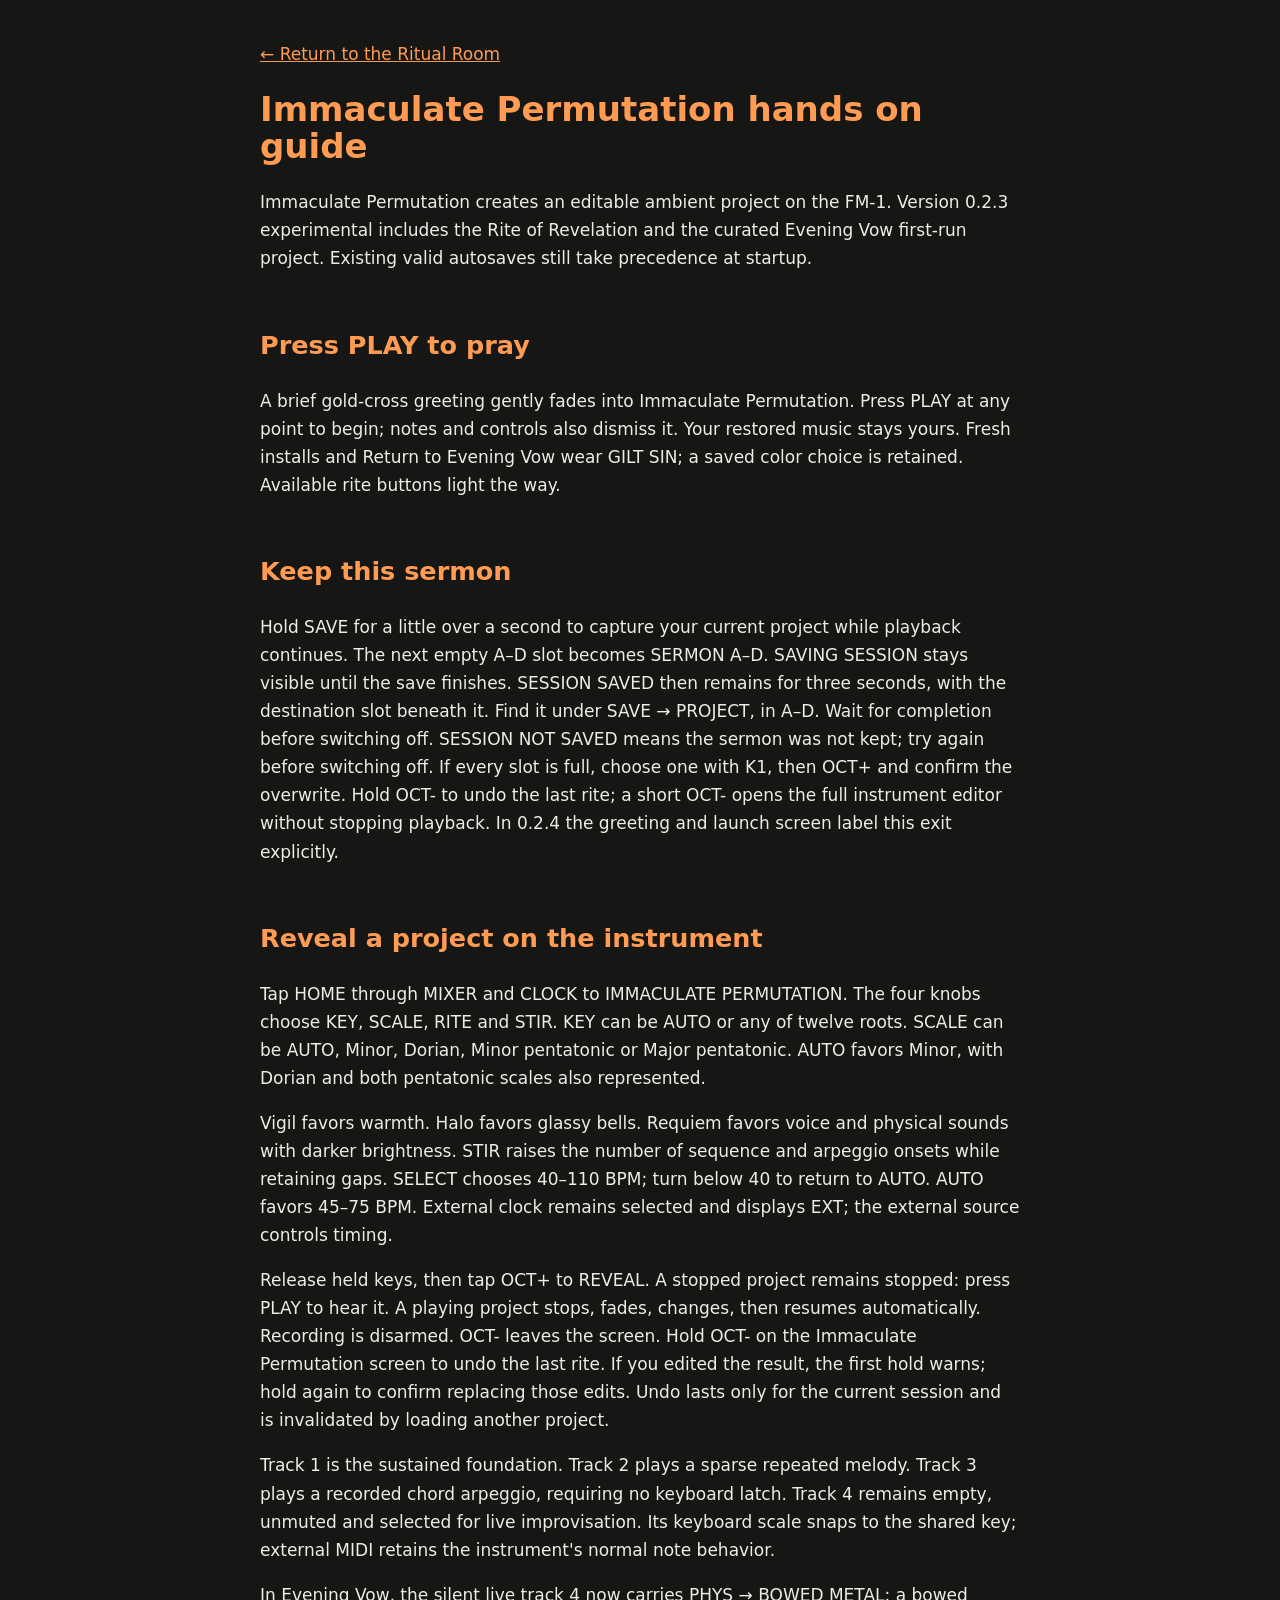
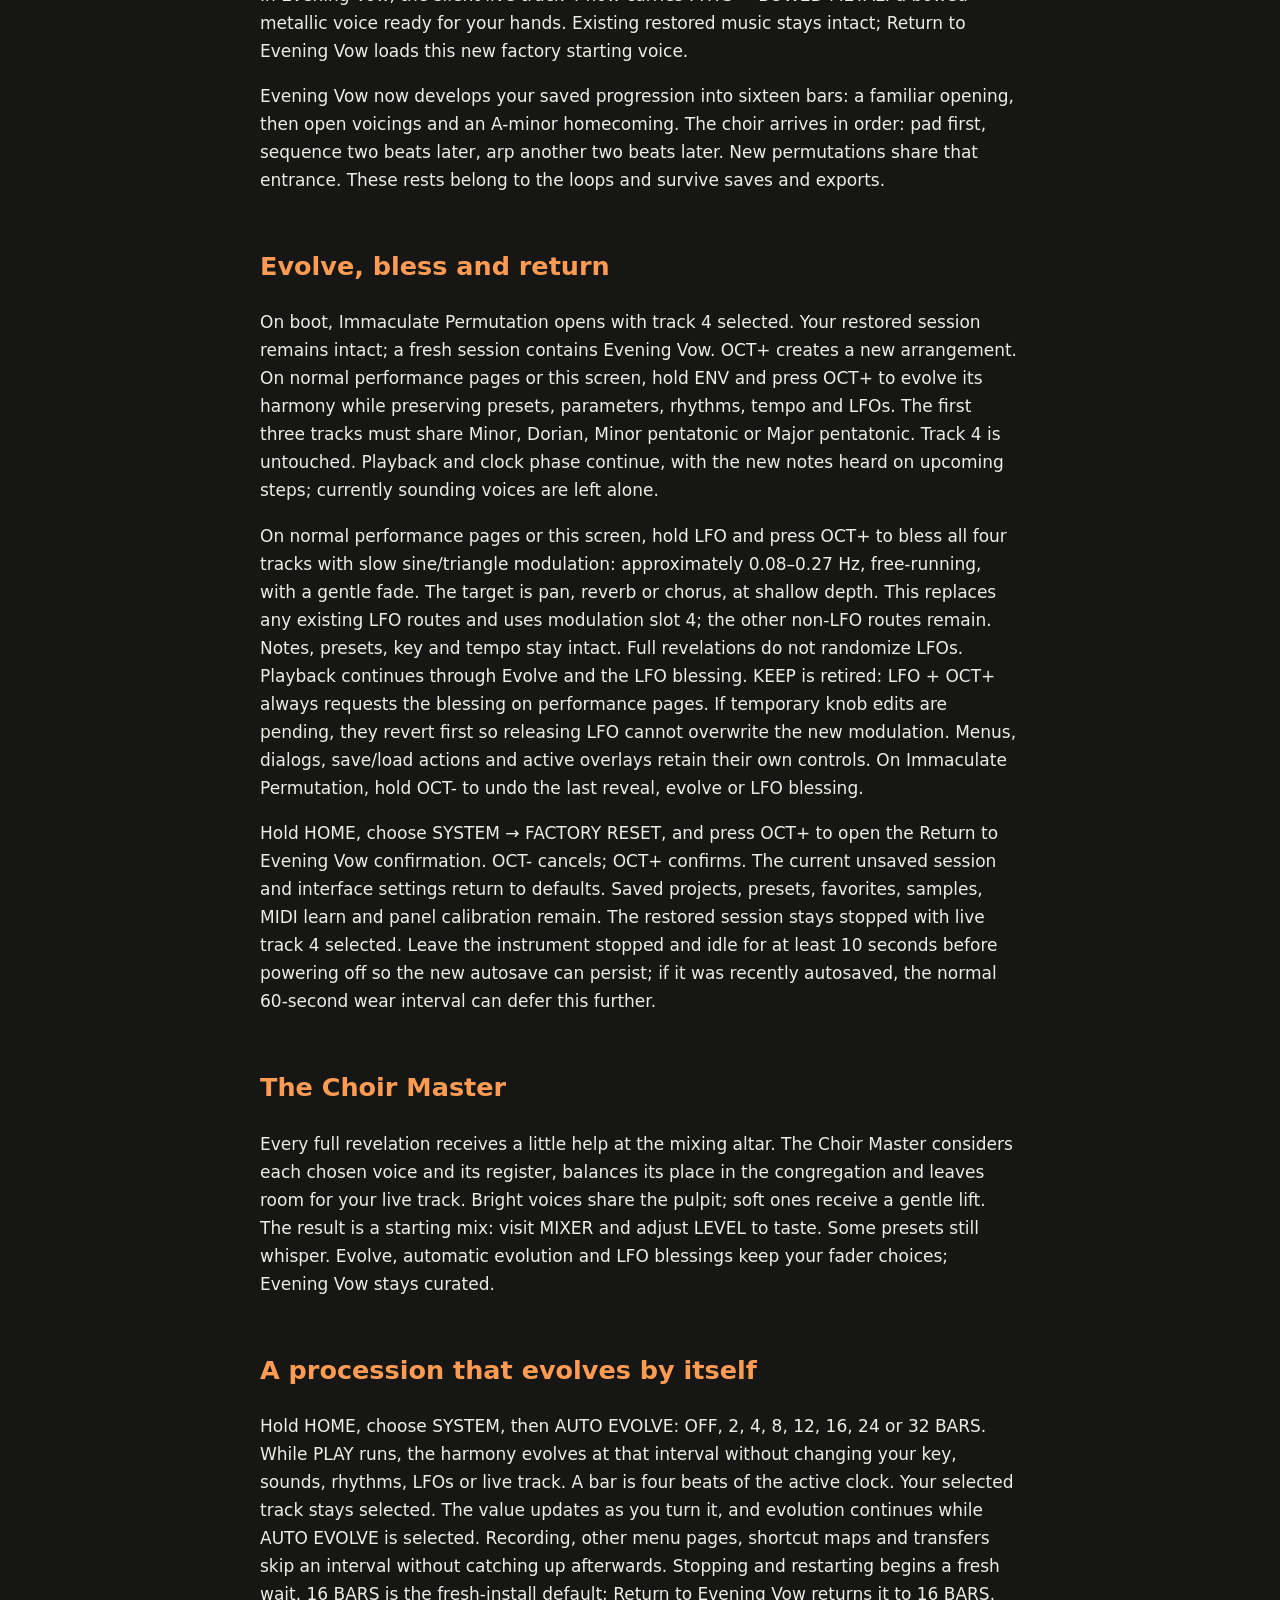
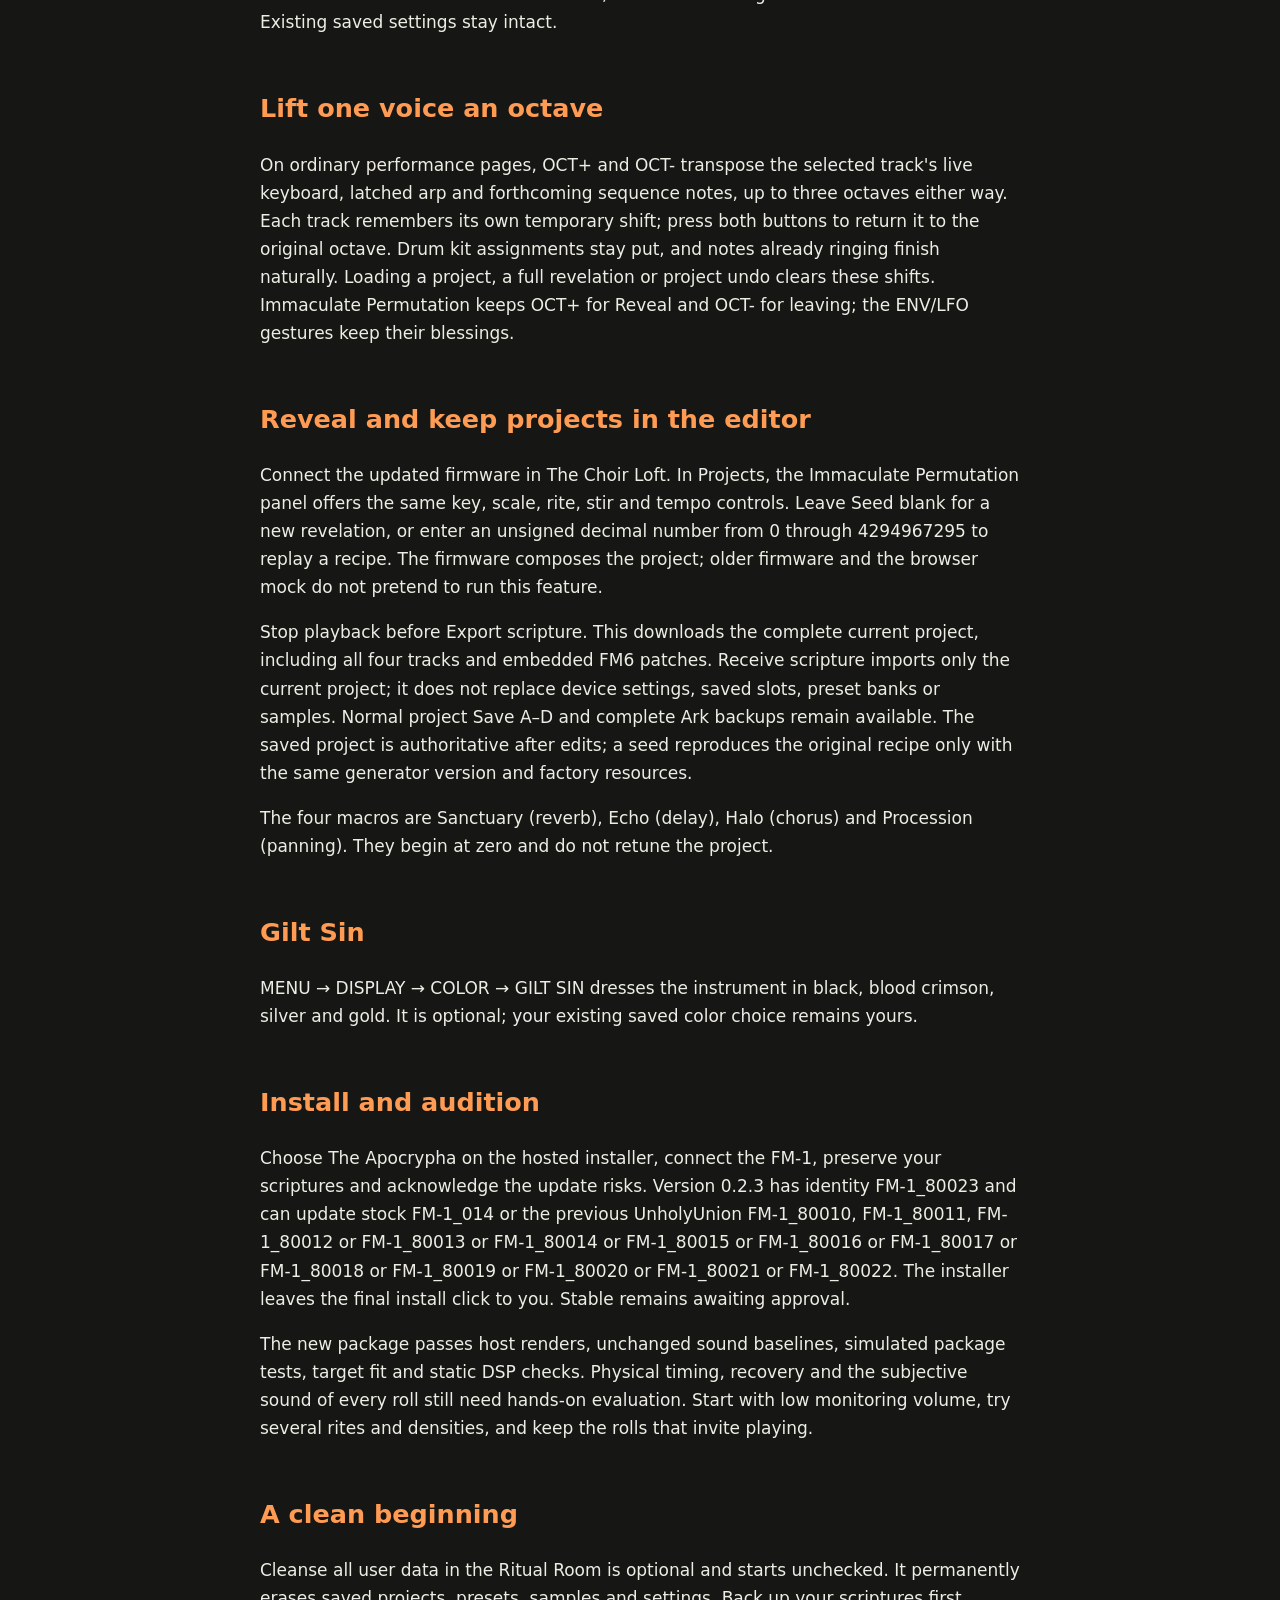
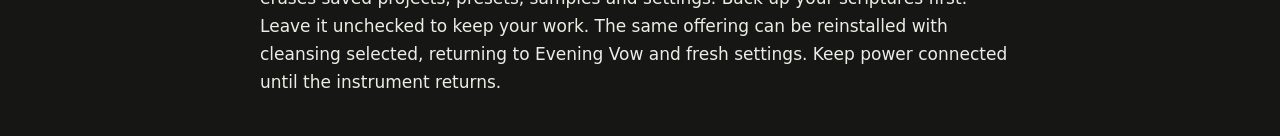
<file: holy-rnd-guide.html>
<!doctype html><html lang="en"><meta charset="utf-8"><meta name="viewport" content="width=device-width,initial-scale=1"><title>Immaculate Permutation · The Rite of Revelation</title><style>body{margin:40px auto;max-width:760px;padding:0 24px;background:#161714;color:#edede5;font:17px/1.65 system-ui}h1,h2,a{color:#ff9b53}h1{line-height:1.1}h2{margin-top:2em}</style><a href="unholy-installer.html">← Return to the Ritual Room</a><h1>Immaculate Permutation hands on guide</h1><p>Immaculate Permutation creates an editable ambient project on the FM-1. Version 0.2.3 experimental includes the Rite of Revelation and the curated Evening Vow first-run project. Existing valid autosaves still take precedence at startup.</p><h2>Press PLAY to pray</h2><p>A brief gold-cross greeting gently fades into Immaculate Permutation. Press PLAY at any point to begin; notes and controls also dismiss it. Your restored music stays yours. Fresh installs and Return to Evening Vow wear GILT SIN; a saved color choice is retained. Available rite buttons light the way.</p><h2>Keep this sermon</h2><p>Hold SAVE for a little over a second to capture your current project while playback continues. The next empty A–D slot becomes SERMON A–D. SAVING SESSION stays visible until the save finishes. SESSION SAVED then remains for three seconds, with the destination slot beneath it. Find it under SAVE → PROJECT, in A–D. Wait for completion before switching off. SESSION NOT SAVED means the sermon was not kept; try again before switching off. If every slot is full, choose one with K1, then OCT+ and confirm the overwrite. Hold OCT- to undo the last rite; a short OCT- opens the full instrument editor without stopping playback. In 0.2.4 the greeting and launch screen label this exit explicitly.</p><h2>Reveal a project on the instrument</h2><p>Tap HOME through MIXER and CLOCK to IMMACULATE PERMUTATION. The four knobs choose KEY, SCALE, RITE and STIR. KEY can be AUTO or any of twelve roots. SCALE can be AUTO, Minor, Dorian, Minor pentatonic or Major pentatonic. AUTO favors Minor, with Dorian and both pentatonic scales also represented.</p><p>Vigil favors warmth. Halo favors glassy bells. Requiem favors voice and physical sounds with darker brightness. STIR raises the number of sequence and arpeggio onsets while retaining gaps. SELECT chooses 40–110 BPM; turn below 40 to return to AUTO. AUTO favors 45–75 BPM. External clock remains selected and displays EXT; the external source controls timing.</p><p>Release held keys, then tap OCT+ to REVEAL. A stopped project remains stopped: press PLAY to hear it. A playing project stops, fades, changes, then resumes automatically. Recording is disarmed. OCT- leaves the screen. Hold OCT- on the Immaculate Permutation screen to undo the last rite. If you edited the result, the first hold warns; hold again to confirm replacing those edits. Undo lasts only for the current session and is invalidated by loading another project.</p><p>Track 1 is the sustained foundation. Track 2 plays a sparse repeated melody. Track 3 plays a recorded chord arpeggio, requiring no keyboard latch. Track 4 remains empty, unmuted and selected for live improvisation. Its keyboard scale snaps to the shared key; external MIDI retains the instrument&#x27;s normal note behavior.</p><p>In Evening Vow, the silent live track 4 now carries PHYS → BOWED METAL: a bowed metallic voice ready for your hands. Existing restored music stays intact; Return to Evening Vow loads this new factory starting voice.</p><p>Evening Vow now develops your saved progression into sixteen bars: a familiar opening, then open voicings and an A-minor homecoming. The choir arrives in order: pad first, sequence two beats later, arp another two beats later. New permutations share that entrance. These rests belong to the loops and survive saves and exports.</p><h2>Evolve, bless and return</h2><p>On boot, Immaculate Permutation opens with track 4 selected. Your restored session remains intact; a fresh session contains Evening Vow. OCT+ creates a new arrangement. On normal performance pages or this screen, hold ENV and press OCT+ to evolve its harmony while preserving presets, parameters, rhythms, tempo and LFOs. The first three tracks must share Minor, Dorian, Minor pentatonic or Major pentatonic. Track 4 is untouched. Playback and clock phase continue, with the new notes heard on upcoming steps; currently sounding voices are left alone.</p><p>On normal performance pages or this screen, hold LFO and press OCT+ to bless all four tracks with slow sine/triangle modulation: approximately 0.08–0.27 Hz, free-running, with a gentle fade. The target is pan, reverb or chorus, at shallow depth. This replaces any existing LFO routes and uses modulation slot 4; the other non-LFO routes remain. Notes, presets, key and tempo stay intact. Full revelations do not randomize LFOs. Playback continues through Evolve and the LFO blessing. KEEP is retired: LFO + OCT+ always requests the blessing on performance pages. If temporary knob edits are pending, they revert first so releasing LFO cannot overwrite the new modulation. Menus, dialogs, save/load actions and active overlays retain their own controls. On Immaculate Permutation, hold OCT- to undo the last reveal, evolve or LFO blessing.</p><p>Hold HOME, choose SYSTEM → FACTORY RESET, and press OCT+ to open the Return to Evening Vow confirmation. OCT- cancels; OCT+ confirms. The current unsaved session and interface settings return to defaults. Saved projects, presets, favorites, samples, MIDI learn and panel calibration remain. The restored session stays stopped with live track 4 selected. Leave the instrument stopped and idle for at least 10 seconds before powering off so the new autosave can persist; if it was recently autosaved, the normal 60-second wear interval can defer this further.</p><h2>The Choir Master</h2><p>Every full revelation receives a little help at the mixing altar. The Choir Master considers each chosen voice and its register, balances its place in the congregation and leaves room for your live track. Bright voices share the pulpit; soft ones receive a gentle lift. The result is a starting mix: visit MIXER and adjust LEVEL to taste. Some presets still whisper. Evolve, automatic evolution and LFO blessings keep your fader choices; Evening Vow stays curated.</p><h2>A procession that evolves by itself</h2><p>Hold HOME, choose SYSTEM, then AUTO EVOLVE: OFF, 2, 4, 8, 12, 16, 24 or 32 BARS. While PLAY runs, the harmony evolves at that interval without changing your key, sounds, rhythms, LFOs or live track. A bar is four beats of the active clock. Your selected track stays selected. The value updates as you turn it, and evolution continues while AUTO EVOLVE is selected. Recording, other menu pages, shortcut maps and transfers skip an interval without catching up afterwards. Stopping and restarting begins a fresh wait. 16 BARS is the fresh-install default; Return to Evening Vow returns it to 16 BARS. Existing saved settings stay intact.</p><h2>Lift one voice an octave</h2><p>On ordinary performance pages, OCT+ and OCT- transpose the selected track's live keyboard, latched arp and forthcoming sequence notes, up to three octaves either way. Each track remembers its own temporary shift; press both buttons to return it to the original octave. Drum kit assignments stay put, and notes already ringing finish naturally. Loading a project, a full revelation or project undo clears these shifts. Immaculate Permutation keeps OCT+ for Reveal and OCT- for leaving; the ENV/LFO gestures keep their blessings.</p><h2>Reveal and keep projects in the editor</h2><p>Connect the updated firmware in The Choir Loft. In Projects, the Immaculate Permutation panel offers the same key, scale, rite, stir and tempo controls. Leave Seed blank for a new revelation, or enter an unsigned decimal number from 0 through 4294967295 to replay a recipe. The firmware composes the project; older firmware and the browser mock do not pretend to run this feature.</p><p>Stop playback before Export scripture. This downloads the complete current project, including all four tracks and embedded FM6 patches. Receive scripture imports only the current project; it does not replace device settings, saved slots, preset banks or samples. Normal project Save A–D and complete Ark backups remain available. The saved project is authoritative after edits; a seed reproduces the original recipe only with the same generator version and factory resources.</p><p>The four macros are Sanctuary (reverb), Echo (delay), Halo (chorus) and Procession (panning). They begin at zero and do not retune the project.</p><h2>Gilt Sin</h2><p>MENU → DISPLAY → COLOR → GILT SIN dresses the instrument in black, blood crimson, silver and gold. It is optional; your existing saved color choice remains yours.</p><h2>Install and audition</h2><p>Choose The Apocrypha on the hosted installer, connect the FM-1, preserve your scriptures and acknowledge the update risks. Version 0.2.3 has identity FM-1_80023 and can update stock FM-1_014 or the previous UnholyUnion FM-1_80010, FM-1_80011, FM-1_80012 or FM-1_80013 or FM-1_80014 or FM-1_80015 or FM-1_80016 or FM-1_80017 or FM-1_80018 or FM-1_80019 or FM-1_80020 or FM-1_80021 or FM-1_80022. The installer leaves the final install click to you. Stable remains awaiting approval.</p><p>The new package passes host renders, unchanged sound baselines, simulated package tests, target fit and static DSP checks. Physical timing, recovery and the subjective sound of every roll still need hands-on evaluation. Start with low monitoring volume, try several rites and densities, and keep the rolls that invite playing.</p><h2>A clean beginning</h2><p>Cleanse all user data in the Ritual Room is optional and starts unchecked. It permanently erases saved projects, presets, samples and settings. Back up your scriptures first. Leave it unchecked to keep your work. The same offering can be reinstalled with cleansing selected, returning to Evening Vow and fresh settings. Keep power connected until the instrument returns.</p></html>
</file>
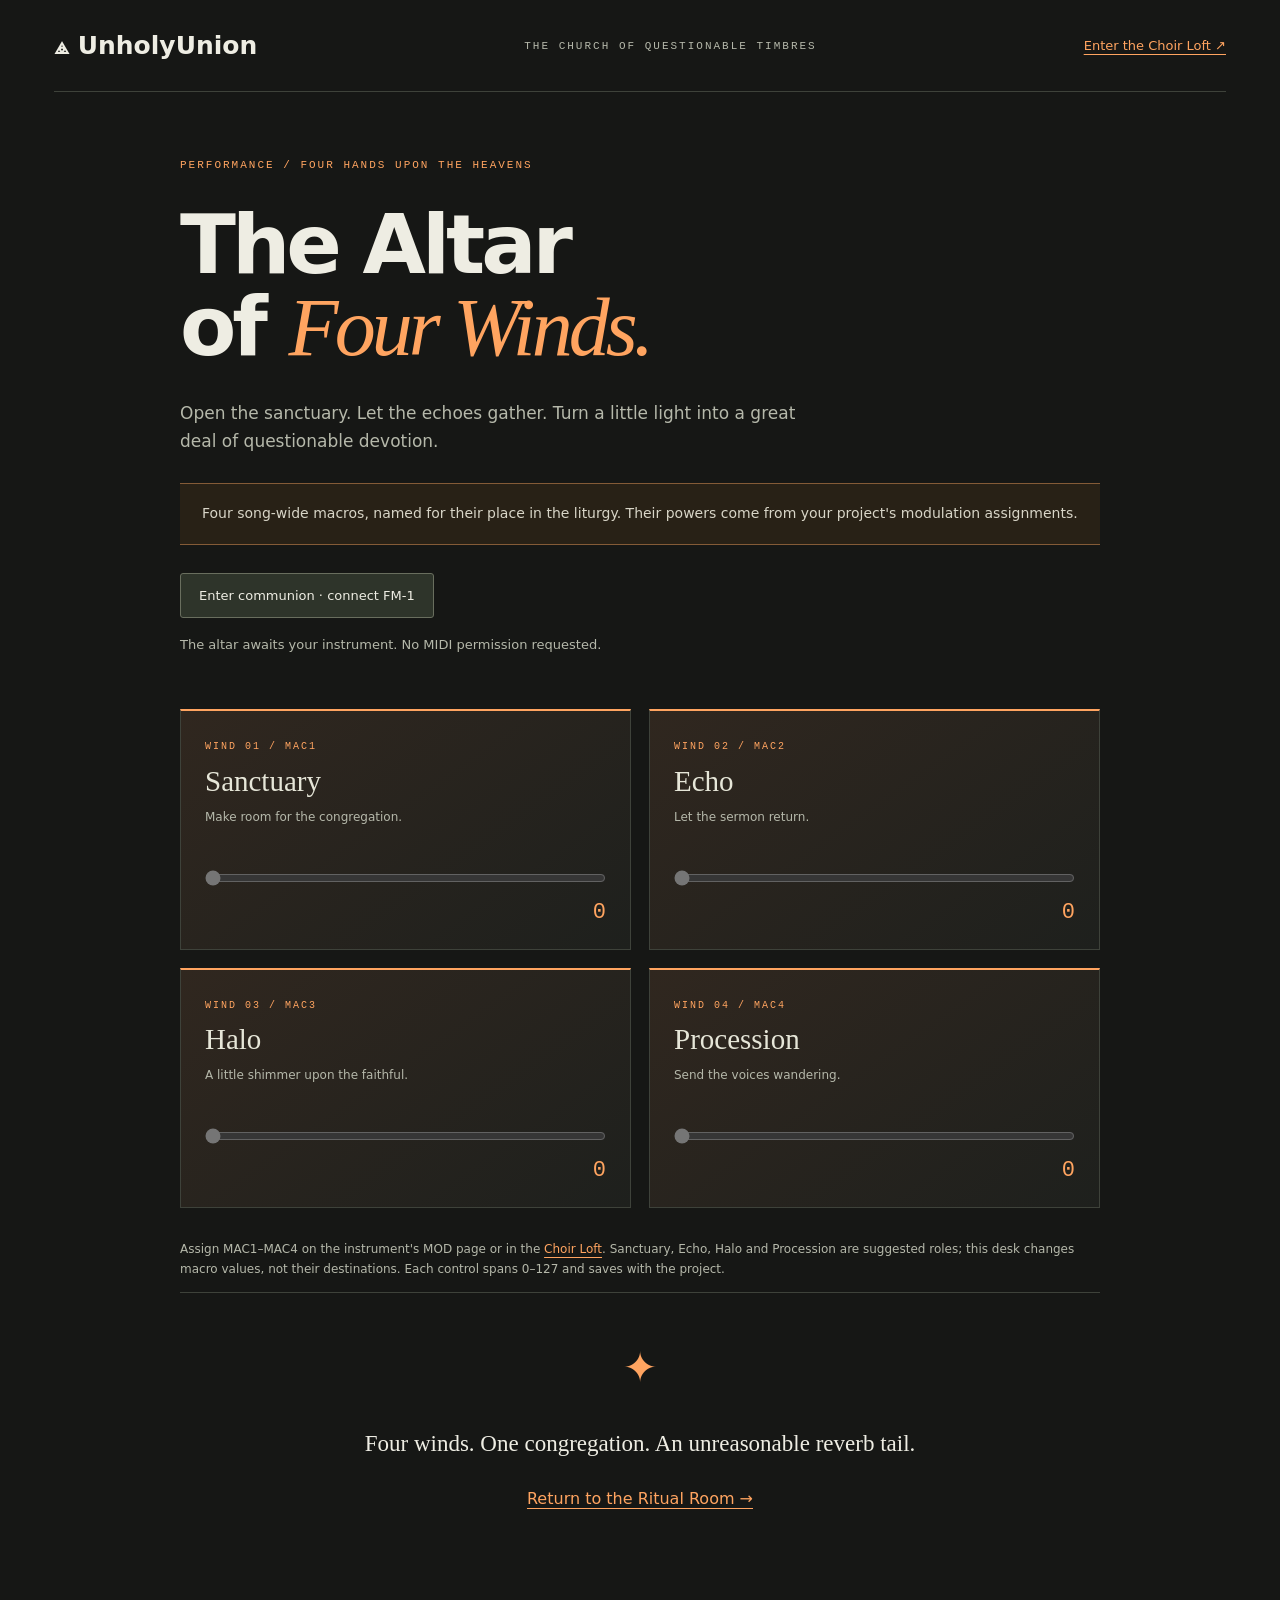
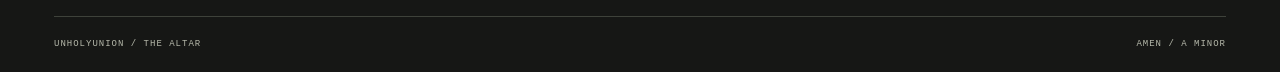
<file: unholy-macros.html>
<!doctype html><html lang="en"><meta charset="utf-8"><meta name="viewport" content="width=device-width,initial-scale=1"><title>UnholyUnion · The Altar of Four Winds</title><link rel="icon" href="unholy-sigil.svg" type="image/svg+xml"><link rel="stylesheet" href="unholy-installer.css"><body><div class="shell"><header><a class="wordmark" href="unholy-installer.html">⟁ UnholyUnion</a><span class="edition">THE CHURCH OF QUESTIONABLE TIMBRES</span><a href="editor.html">Enter the Choir Loft ↗</a></header><main class="macro-sanctuary"><p class="eyebrow">PERFORMANCE / FOUR HANDS UPON THE HEAVENS</p><h1>The Altar<br>of <em>Four Winds.</em></h1><p class="macro-intro">Open the sanctuary. Let the echoes gather. Turn a little light into a great deal of questionable devotion.</p><div class="notice macro-note"><p>Four song-wide macros, named for their place in the liturgy. Their powers come from your project's modulation assignments.</p></div><p><button id="connect">Enter communion · connect FM-1</button></p><p id="status" role="status" aria-live="polite">The altar awaits your instrument. No MIDI permission requested.</p><div id="controls" class="macro-controls"></div><p class="fine">Assign MAC1–MAC4 on the instrument's MOD page or in the <a href="editor.html">Choir Loft</a>. Sanctuary, Echo, Halo and Procession are suggested roles; this desk changes macro values, not their destinations. Each control spans 0–127 and saves with the project.</p><section class="closing"><span aria-hidden="true">✦</span><p>Four winds. One congregation. An unreasonable reverb tail.</p><a href="unholy-installer.html">Return to the Ritual Room →</a></section></main><footer><span>UNHOLYUNION / THE ALTAR</span><span>AMEN / A MINOR</span></footer></div><script type="module" src="unholy-macros.js"></script></body></html>
</file>
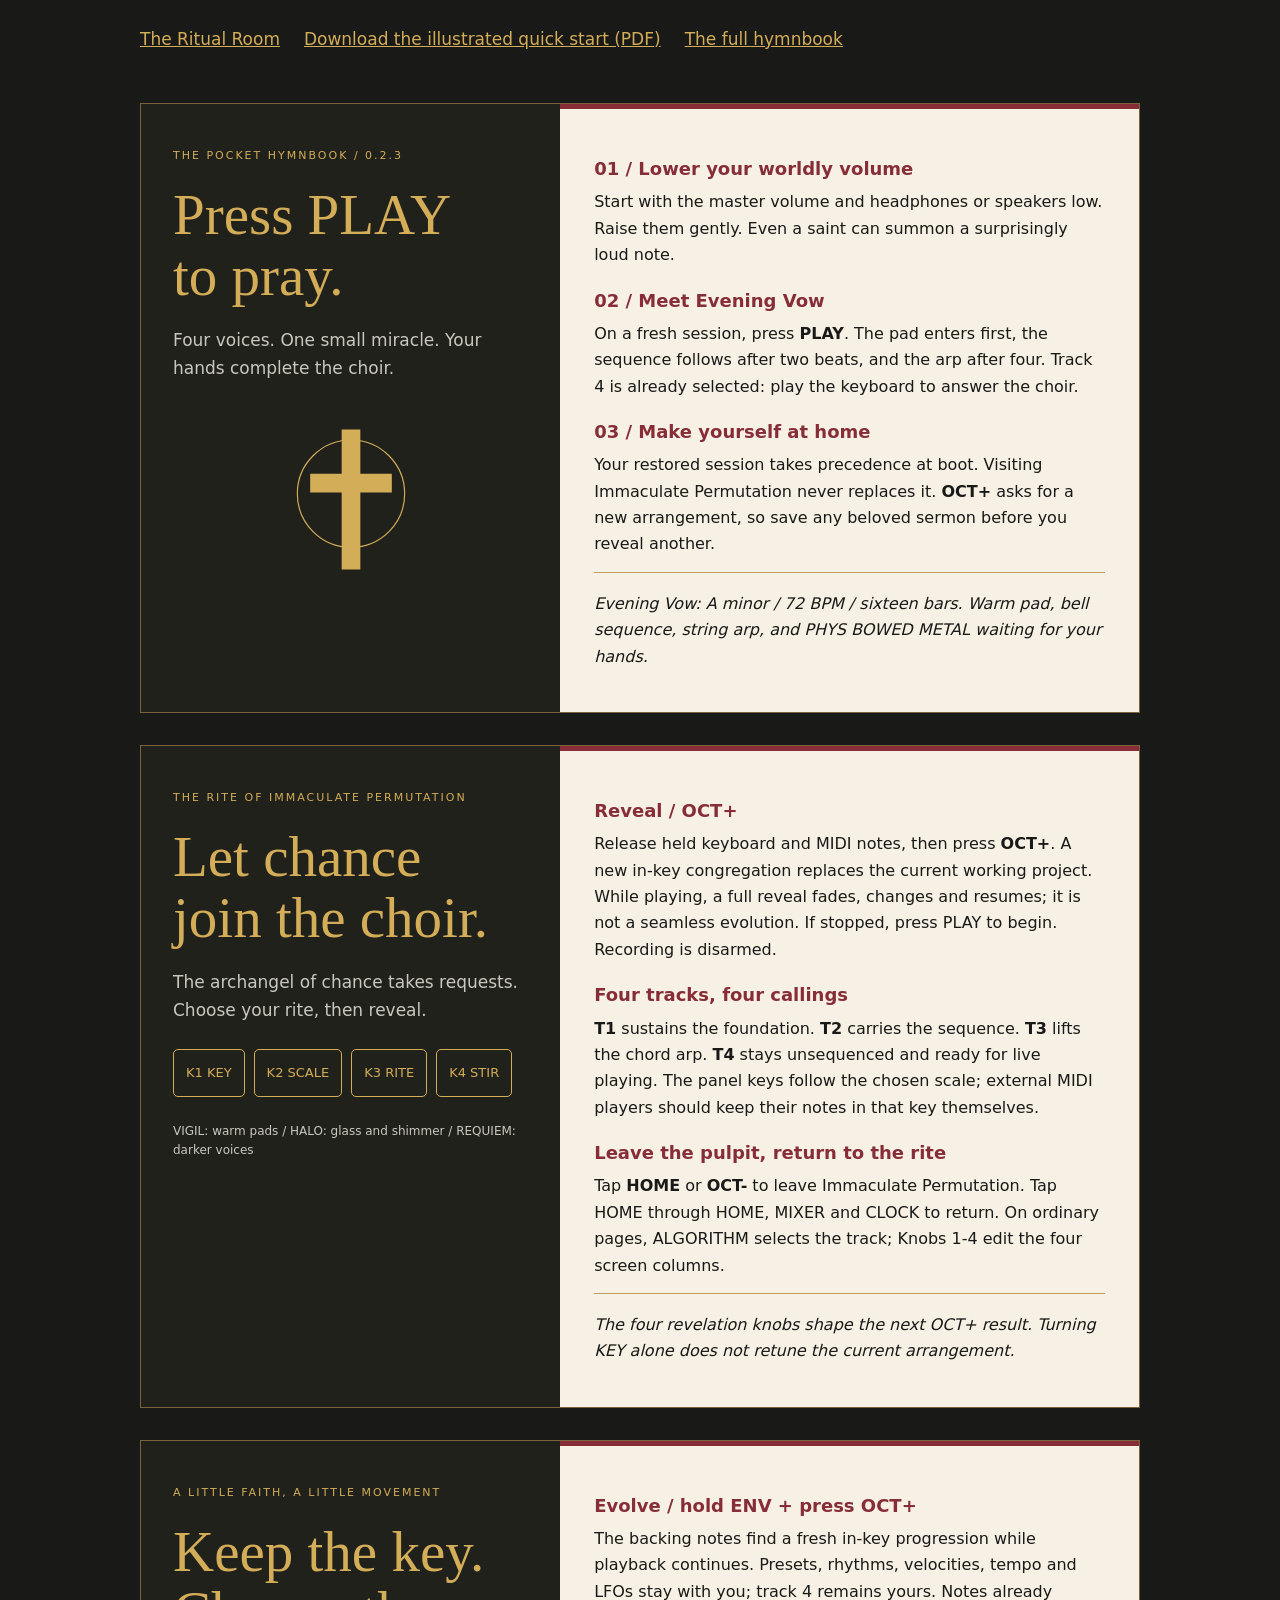
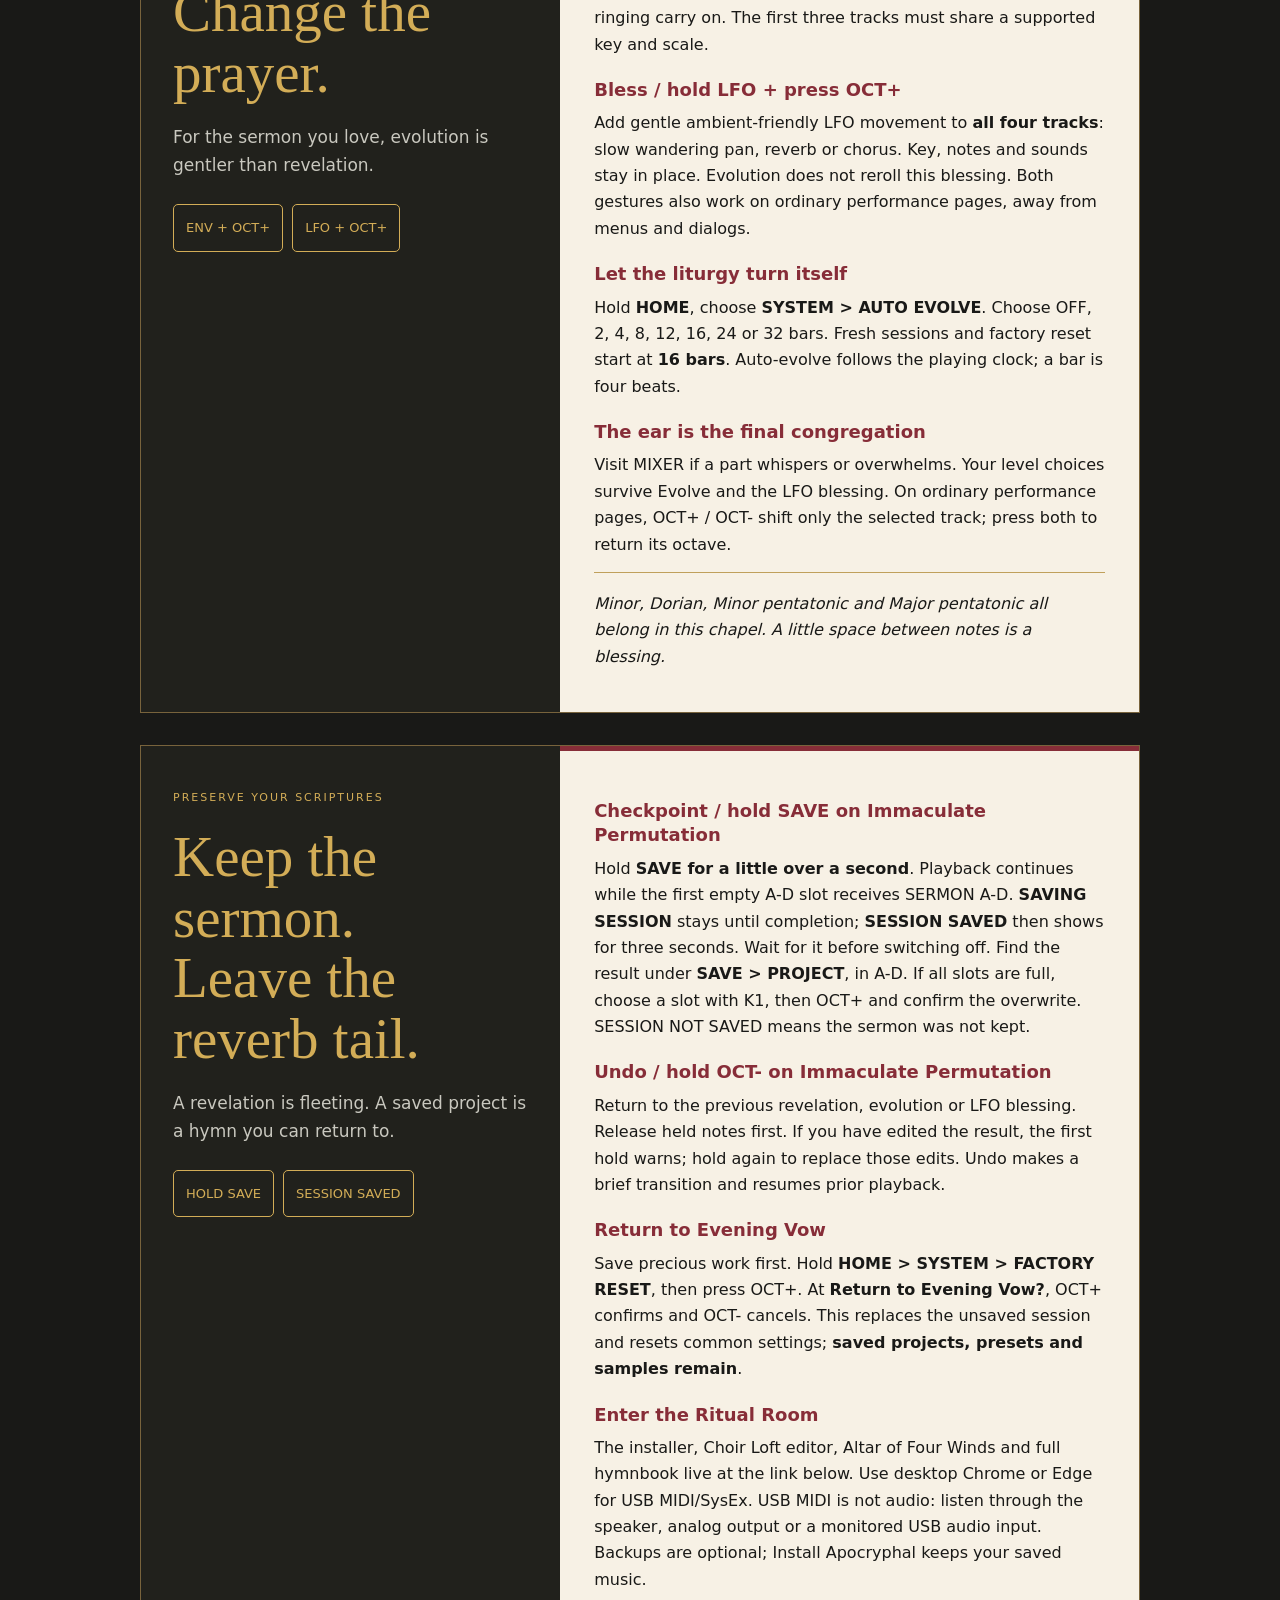
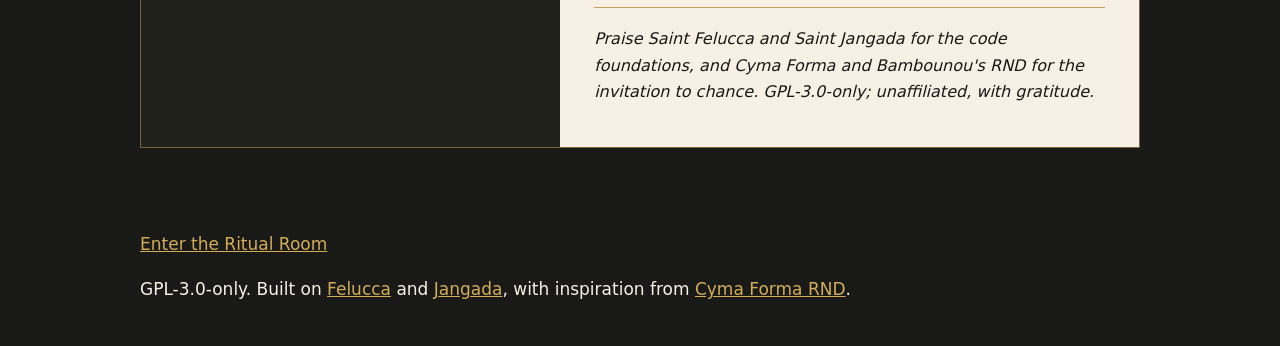
<file: unholy-quick-start.html>
<!doctype html><html lang="en"><meta charset="utf-8"><meta name="viewport" content="width=device-width,initial-scale=1"><title>UnholyUnion - The Pocket Hymnbook</title><style>*{box-sizing:border-box}body{margin:0;background:#191917;color:#f7f1e5;font:17px/1.65 system-ui,sans-serif}main,nav,footer{max-width:1050px;margin:auto;padding:25px}nav a,footer a{color:#d3ad57}nav{display:flex;gap:24px;flex-wrap:wrap}section{margin:0 0 32px;border:1px solid #78633c;display:grid;grid-template-columns:42% 58%}header{position:relative;background:#21211c;padding:32px}h2{font:clamp(36px,5vw,57px)/1.06 Georgia,serif;color:#d3ad57;margin:20px 0}header p{color:#c9c8bf}.eyebrow{font-size:11px;letter-spacing:2px;color:#d3ad57!important}.body{padding:28px 34px;background:#f7f1e5;color:#191917;border-top:5px solid #872d38}h3{font-size:18px;color:#872d38;line-height:1.35;margin:20px 0 8px}.body p{font-size:16px;margin:0 0 14px}.aside{border-top:1px solid #c0a05b;padding-top:18px;font-style:italic}svg{width:140px;display:block;margin:30px auto;color:#d3ad57}.keys{display:flex;gap:9px;flex-wrap:wrap;margin:25px 0}.keys span{border:1px solid #d3ad57;border-radius:5px;color:#d3ad57;font-size:13px;padding:12px}.fine{font-size:12px}@media(max-width:760px){section{display:block}header{padding:26px}.body{padding:20px 26px}}</style><nav><a href="index.html">The Ritual Room</a><a href="UnholyUnion-Quick-Start-0.2.3.pdf" download>Download the illustrated quick start (PDF)</a><a href="UnholyUnion-User-Manual-0.2.3.pdf">The full hymnbook</a></nav><main><section><header><p class="eyebrow">THE POCKET HYMNBOOK / 0.2.3</p><h2>Press PLAY<br>to pray.</h2><p>Four voices. One small miracle. Your hands complete the choir.</p><svg viewBox="0 0 120 150" aria-hidden="true"><circle cx="60" cy="70" r="46" fill="none" stroke="currentColor"/><path d="M52 15h16v38h27v16H68v66H52V69H25V53h27z" fill="currentColor"/></svg></header><div class="body"><h3>01 / Lower your worldly volume</h3><p>Start with the master volume and headphones or speakers low. Raise them gently. Even a saint can summon a surprisingly loud note.</p><h3>02 / Meet Evening Vow</h3><p>On a fresh session, press <b>PLAY</b>. The pad enters first, the sequence follows after two beats, and the arp after four. Track 4 is already selected: play the keyboard to answer the choir.</p><h3>03 / Make yourself at home</h3><p>Your restored session takes precedence at boot. Visiting Immaculate Permutation never replaces it. <b>OCT+</b> asks for a new arrangement, so save any beloved sermon before you reveal another.</p><p class="aside">Evening Vow: A minor / 72 BPM / sixteen bars. Warm pad, bell sequence, string arp, and PHYS BOWED METAL waiting for your hands.</p></div></section><section><header><p class="eyebrow">THE RITE OF IMMACULATE PERMUTATION</p><h2>Let chance<br>join the choir.</h2><p>The archangel of chance takes requests. Choose your rite, then reveal.</p><div class="keys"><span>K1 KEY</span><span>K2 SCALE</span><span>K3 RITE</span><span>K4 STIR</span></div><p class="fine">VIGIL: warm pads / HALO: glass and shimmer / REQUIEM: darker voices</p></header><div class="body"><h3>Reveal / OCT+</h3><p>Release held keyboard and MIDI notes, then press <b>OCT+</b>. A new in-key congregation replaces the current working project. While playing, a full reveal fades, changes and resumes; it is not a seamless evolution. If stopped, press PLAY to begin. Recording is disarmed.</p><h3>Four tracks, four callings</h3><p><b>T1</b> sustains the foundation. <b>T2</b> carries the sequence. <b>T3</b> lifts the chord arp. <b>T4</b> stays unsequenced and ready for live playing. The panel keys follow the chosen scale; external MIDI players should keep their notes in that key themselves.</p><h3>Leave the pulpit, return to the rite</h3><p>Tap <b>HOME</b> or <b>OCT-</b> to leave Immaculate Permutation. Tap HOME through HOME, MIXER and CLOCK to return. On ordinary pages, ALGORITHM selects the track; Knobs 1-4 edit the four screen columns.</p><p class="aside">The four revelation knobs shape the next OCT+ result. Turning KEY alone does not retune the current arrangement.</p></div></section><section><header><p class="eyebrow">A LITTLE FAITH, A LITTLE MOVEMENT</p><h2>Keep the key.<br>Change the prayer.</h2><p>For the sermon you love, evolution is gentler than revelation.</p><div class="keys"><span>ENV + OCT+</span><span>LFO + OCT+</span></div></header><div class="body"><h3>Evolve / hold ENV + press OCT+</h3><p>The backing notes find a fresh in-key progression while playback continues. Presets, rhythms, velocities, tempo and LFOs stay with you; track 4 remains yours. Notes already ringing carry on. The first three tracks must share a supported key and scale.</p><h3>Bless / hold LFO + press OCT+</h3><p>Add gentle ambient-friendly LFO movement to <b>all four tracks</b>: slow wandering pan, reverb or chorus. Key, notes and sounds stay in place. Evolution does not reroll this blessing. Both gestures also work on ordinary performance pages, away from menus and dialogs.</p><h3>Let the liturgy turn itself</h3><p>Hold <b>HOME</b>, choose <b>SYSTEM &gt; AUTO EVOLVE</b>. Choose OFF, 2, 4, 8, 12, 16, 24 or 32 bars. Fresh sessions and factory reset start at <b>16 bars</b>. Auto-evolve follows the playing clock; a bar is four beats.</p><h3>The ear is the final congregation</h3><p>Visit MIXER if a part whispers or overwhelms. Your level choices survive Evolve and the LFO blessing. On ordinary performance pages, OCT+ / OCT- shift only the selected track; press both to return its octave.</p><p class="aside">Minor, Dorian, Minor pentatonic and Major pentatonic all belong in this chapel. A little space between notes is a blessing.</p></div></section><section><header><p class="eyebrow">PRESERVE YOUR SCRIPTURES</p><h2>Keep the sermon.<br>Leave the reverb tail.</h2><p>A revelation is fleeting. A saved project is a hymn you can return to.</p><div class="keys"><span>HOLD SAVE</span><span>SESSION SAVED</span></div></header><div class="body"><h3>Checkpoint / hold SAVE on Immaculate Permutation</h3><p>Hold <b>SAVE for a little over a second</b>. Playback continues while the first empty A-D slot receives SERMON A-D. <b>SAVING SESSION</b> stays until completion; <b>SESSION SAVED</b> then shows for three seconds. Wait for it before switching off. Find the result under <b>SAVE &gt; PROJECT</b>, in A-D. If all slots are full, choose a slot with K1, then OCT+ and confirm the overwrite. SESSION NOT SAVED means the sermon was not kept.</p><h3>Undo / hold OCT- on Immaculate Permutation</h3><p>Return to the previous revelation, evolution or LFO blessing. Release held notes first. If you have edited the result, the first hold warns; hold again to replace those edits. Undo makes a brief transition and resumes prior playback.</p><h3>Return to Evening Vow</h3><p>Save precious work first. Hold <b>HOME &gt; SYSTEM &gt; FACTORY RESET</b>, then press OCT+. At <b>Return to Evening Vow?</b>, OCT+ confirms and OCT- cancels. This replaces the unsaved session and resets common settings; <b>saved projects, presets and samples remain</b>.</p><h3>Enter the Ritual Room</h3><p>The installer, Choir Loft editor, Altar of Four Winds and full hymnbook live at the link below. Use desktop Chrome or Edge for USB MIDI/SysEx. USB MIDI is not audio: listen through the speaker, analog output or a monitored USB audio input. Backups are optional; Install Apocryphal keeps your saved music.</p><p class="aside">Praise Saint Felucca and Saint Jangada for the code foundations, and Cyma Forma and Bambounou's RND for the invitation to chance. GPL-3.0-only; unaffiliated, with gratitude.</p></div></section></main><footer><a href="https://actuallysparky.github.io/FM-1-Unholy-Union-generative-drone-firmware/">Enter the Ritual Room</a><p>GPL-3.0-only. Built on <a href="https://github.com/hugelton/Felucca">Felucca</a> and <a href="https://github.com/zednaked/jangada">Jangada</a>, with inspiration from <a href="https://www.cymaforma.com/rnd-synth">Cyma Forma RND</a>.</p></footer></html>
</file>
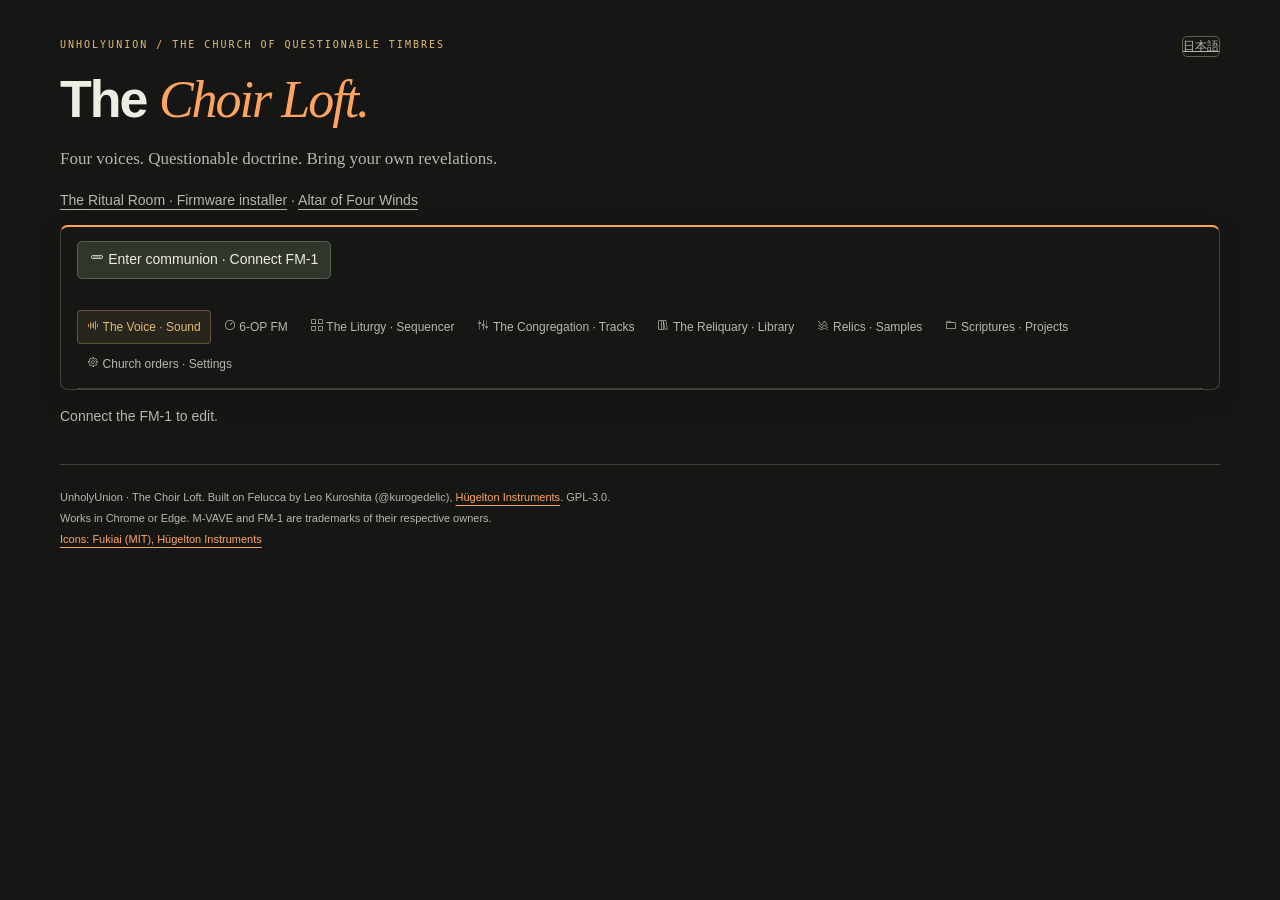
<file: web/editor.html>
<!doctype html>
<!-- SPDX-License-Identifier: GPL-3.0-only
     Copyright (C) 2026 Leo Kuroshita (@kurogedelic), Hügelton Instruments -->
<!-- Sample input recording and waveform trimming adapted from Andrea (@andreahaku), PR #29.
     Felucca web editor. One file, no libraries. Protocol: EDITOR_PROTOCOL.md.
     Add ?mock=1 to the URL to use a built-in simulated device. -->
<html lang="ja">
<head>
<meta charset="utf-8">
<meta name="viewport" content="width=device-width, initial-scale=1">
<title>UnholyUnion · The Choir Loft</title>
<style>
  /* Fukiai: Hügelton Instruments' icon font (MIT, FUKIAI-LICENSE.txt). Icons are text in .ic spans;
     they stay hidden until the face has loaded (html.fk), so a missing font never shows boxes. */
  @font-face { font-family: "Fukiai"; src: url("fukiai.ttf") format("truetype"); font-display: block; unicode-range: U+EA00-EB09; }
  :root { --bg:#161715; --fg:#eeede3; --dim:#b5b8aa; --line:#3e423a; --panel:#1e201d; --gold:#e3bc70; --ember:#ffa460; }
  html { color-scheme: dark; }
  body { margin: 0; background: var(--bg); color: var(--fg);
         font: 13px/1.4 -apple-system, BlinkMacSystemFont, "Helvetica Neue", Arial, sans-serif;
         font-variant-numeric: tabular-nums; }
  main { max-width: 1100px; margin: 0 auto; padding: 16px; }
  h1 { font-size: 18px; font-weight: 600; margin: 0 0 8px; }
  h2 { font-size: 13px; font-weight: 600; margin: 0 0 4px; padding-bottom: 2px; border-bottom: 1px solid var(--fg); }
  h3 { font-size: 11px; font-weight: 400; color: var(--dim); margin: 4px 0 0; }
  a { color: inherit; }
  .lang { float: right; font-size: 12px; color: var(--dim); text-decoration: underline; background: none; padding: 0; }
  button { font: inherit; background: var(--fg); color: var(--bg); border: 0; padding: 2px 10px; cursor: pointer; }
  button:disabled { opacity: .3; cursor: default; }
  button.lang { color: var(--dim); background: none; }
  select, input[type=text], input[type=number], input[type=search] {
    font: inherit; color: var(--fg); background: var(--bg); border: 1px solid var(--line); padding: 1px 3px; border-radius: 0; }
  input[type=range] { width: 100%; margin: 0; accent-color: var(--fg); }
  input[type=checkbox] { accent-color: var(--fg); margin: 0; }
  .bar { display: flex; flex-wrap: wrap; gap: 6px 12px; align-items: center; margin: 0 0 8px; }
  .dim { color: var(--dim); }
  #status { min-height: 1.4em; }
  section { margin: 12px 0; }
  .groups { columns: 250px; column-gap: 20px; }
  .group { break-inside: avoid; margin: 0 0 12px; }
  .row { display: grid; grid-template-columns: 46px 1fr 70px; gap: 6px; align-items: center; min-height: 22px; }
  .row .v { text-align: right; white-space: nowrap; }
  .row select { width: 100%; }
  .browser { display: flex; flex-wrap: wrap; gap: 12px; align-items: flex-start; }
  .browser select[size] { min-width: 150px; }
  .slots { display: grid; grid-template-columns: auto auto auto auto; gap: 3px 8px; align-items: center; justify-content: start; }
  table { border-collapse: collapse; }
  th { font-weight: 400; color: var(--dim); text-align: left; padding: 0 6px 2px 0; }
  td { padding: 1px 6px 1px 0; }
  td.i { color: var(--dim); text-align: right; }
  #steps input[type=text] { width: 120px; }
  #steps input[type=number] { width: 48px; }
  #steps .bad { outline: 1px solid var(--fg); text-decoration: underline wavy; }
  .fm6ops { overflow-x: auto; }
  .fm6ops td, .fm6ops th { padding: 0 2px; }
  input.fm6n { width: 3.2em; }
  #steps tr.off td { color: var(--dim); }
  .stepcols { columns: 470px; column-gap: 24px; }
  .stepcols table { break-inside: avoid; }
  @media (max-width: 600px) {
    .stepcols { columns: auto; overflow-x: auto; }
    #steps input[type=text] { width: 84px; }
    #steps input[type=number] { width: 42px; }
    #steps th, #steps td { padding-right: 3px; }
  }
  .smp { margin: 0 0 14px; padding: 6px 0 0; border-top: 1px solid var(--line); }
  .smp.over { outline: 1px solid var(--fg); outline-offset: 2px; }
  .smp .head { display: flex; flex-wrap: wrap; gap: 4px 12px; align-items: center; }
  .smp .head b { font-weight: 600; min-width: 40px; }
  .smp canvas.trim { width: 100%; height: 56px; display: block; touch-action: none; cursor: ew-resize; }
  .smp progress.rec { width: 120px; }
  .smp progress { width: 160px; height: 6px; accent-color: var(--fg); }
  .smp table { margin: 4px 0; }
  .smp input.name { width: 80px; text-transform: uppercase; }
  .smp input.root { width: 48px; }
  .smp .bad { text-decoration: underline wavy; }
  footer { margin-top: 24px; font-size: 11px; color: var(--dim); }
  .row.pushed .v { font-weight: 600; }
  .row.modrow { grid-template-columns: 16px 1fr 1fr 1fr 52px; }
  /* librarian: local library and the device's user bank side by side, stacked on a phone */
  .libcols { display: grid; grid-template-columns: repeat(auto-fit, minmax(min(100%, 340px), 1fr)); gap: 8px 24px; margin-top: 6px; }
  .libcols > div { min-width: 0; }
  .libcols .bar input[type=search] { flex: 1 1 120px; min-width: 0; }
  .list { height: 260px; overflow: auto; border: 1px solid var(--line); resize: vertical; }
  .list table { width: 100%; table-layout: fixed; }
  .list th { position: sticky; top: 0; background: var(--bg); padding: 1px 6px; }
  .list td { padding: 1px 6px; white-space: nowrap; overflow: hidden; text-overflow: ellipsis; }
  .list tr[data-id], .list tr[data-slot] { cursor: pointer; }
  .list tr.sel td { background: var(--fg); color: var(--bg); }
  .list tr.empty td { color: var(--dim); }
  .list tr.over td { outline: 1px dashed var(--fg); outline-offset: -1px; }
  .list.over { outline: 1px solid var(--fg); }
  .list .none { padding: 6px; color: var(--dim); }
  .list col.n { width: 40px; } .list col.e { width: 72px; } .list col.d { width: 78px; }
  .ic { font-family: "Fukiai"; font-style: normal; font-weight: 400; font-synthesis: none; line-height: 1; margin-right: .3em; }
  html:not(.fk) .ic { display: none; }
  /* wave choices: a page-drawn picker so the options can carry an icon (Chrome 135+); native menus get words only */
  @supports (appearance: base-select) {
    select.wave, select.wave::picker(select) { appearance: base-select; }
    select.wave { padding: 1px 3px; min-block-size: 0; border: 1px solid var(--line); border-radius: 0; background: var(--bg); color: var(--fg); }
    select.wave > button { font: inherit; background: none; color: inherit; padding: 0; text-align: start; }
    select.wave::picker(select) { border: 1px solid var(--line); background: var(--bg); color: var(--fg); padding: 0; }
    select.wave option { padding: 1px 6px; min-block-size: 0; }
    select.wave option:checked { font-weight: 600; }
    select.wave option:hover, select.wave option:focus-visible { background: var(--fg); color: var(--bg); }
    select.wave option::checkmark { display: none; }
  }
  /* tabs: a wrapping row of plain buttons, the open one inverted; header stays at the top on wide screens */
  .top { position: sticky; top: 0; z-index: 5; background: var(--bg); padding: 4px 0 0; }
  @media (max-width: 600px) { .top { position: static; } }
  .tabs { display: flex; flex-wrap: wrap; gap: 0; border-bottom: 1px solid var(--fg); margin: 6px 0 0; }
  .tabs button { background: none; color: var(--dim); padding: 4px 10px; border: 1px solid transparent; border-bottom: 0; white-space: nowrap; }
  .tabs button:hover { color: var(--fg); }
  .tabs button[aria-selected="true"] { background: var(--fg); color: var(--bg); }
  .trackbar { display: flex; flex-wrap: wrap; gap: 4px 8px; align-items: center; padding: 6px 0; border-bottom: 1px solid var(--line); }
  .seg { display: inline-flex; flex-wrap: wrap; }
  .seg button, button.tog { background: var(--bg); color: var(--fg); border: 1px solid var(--fg); padding: 1px 10px; }
  .seg button + button { border-left: 0; }
  .seg button[aria-pressed="true"], button.tog[aria-pressed="true"] { background: var(--fg); color: var(--bg); }
  .panel { margin: 12px 0; }
  .hint { margin: 16px 0; color: var(--dim); }
  /* sequencer: a step grid over the selected track (16 per row, 8 on a phone) */
  .grid { display: grid; grid-template-columns: repeat(16, minmax(0, 1fr)); gap: 2px; margin: 6px 0 12px; }
  @media (max-width: 600px) { .grid { grid-template-columns: repeat(8, minmax(0, 1fr)); } }
  .grid button { background: var(--bg); color: var(--fg); border: 1px solid var(--line); padding: 2px; min-width: 0; height: 52px;
                 display: flex; flex-direction: column; justify-content: flex-start; gap: 1px; text-align: left; overflow: hidden; font-size: 10px; line-height: 1.15; }
  .grid button .n { color: var(--dim); }
  .grid button .x { overflow: hidden; overflow-wrap: anywhere; flex: 1; }
  .grid button.on { background: var(--fg); color: var(--bg); border-color: var(--fg); }
  .grid button.on .n { color: inherit; opacity: .6; }
  .grid button.acc .x { font-weight: 700; }
  .grid button.tie { border-style: dashed; border-color: var(--fg); }
  .grid button.beat { border-left-color: var(--fg); }
  #steps tr.hl td { outline: 1px solid var(--fg); }
  /* mixer: four channel strips as on the device's TRACKS page */
  .mixer { display: grid; grid-template-columns: repeat(4, minmax(0, 1fr)); gap: 8px; max-width: 640px; margin: 6px 0; }
  .strip { border: 1px solid var(--line); padding: 6px 4px; display: flex; flex-direction: column; align-items: center; gap: 6px; min-width: 0; }
  .strip.sel { border-color: var(--fg); box-shadow: inset 0 0 0 1px var(--fg); }
  .strip .num { font-size: 18px; font-weight: 600; line-height: 1; }
  .strip .snd { font-size: 11px; line-height: 1.3; width: 100%; text-align: center; overflow-wrap: anywhere; min-height: 2.6em; }
  .strip .rec { font-size: 11px; color: var(--dim); }
  .strip .rec.on { color: var(--fg); font-weight: 600; }
  .strip .rec:not(.on) .ic { visibility: hidden; }
  .strip input.fader { writing-mode: vertical-lr; direction: rtl; width: 28px; height: 150px; }
  .strip .v { font-size: 11px; white-space: nowrap; }
  .strip .pan { width: 100%; }
  .strip.muted .fader, .strip.muted .lv { opacity: .35; }
  .strip button { width: 100%; padding: 1px 2px; white-space: nowrap; overflow: hidden; text-overflow: ellipsis; }
  .strip button.selb:disabled { opacity: 1; background: none; color: var(--dim); }
  #sysinfo th { padding-right: 16px; }
  [hidden] { display: none !important; }

  .holy-intro{font-family:Georgia,serif;color:#976030;font-size:1.05rem;margin-top:-.4rem}
  h1{letter-spacing:-.025em} h2{border-bottom:1px solid #b4804b;padding-bottom:.35rem}
  nav,.tabs{flex-wrap:wrap} button{white-space:normal}

  /* The Choir Loft shares the Ritual Room's quiet charcoal and warm sacred light. */
  * { box-sizing:border-box; }
  body { font-size:14px; line-height:1.55; }
  main { max-width:1240px; padding:36px 40px; }
  .loft-eyebrow { color:var(--gold); font:10px/1.7 ui-monospace,monospace; letter-spacing:2px; margin:0 0 18px; }
  h1 { font-size:clamp(32px,5vw,52px); line-height:1.1; font-weight:550; margin:0 0 18px; letter-spacing:-2px; }
  h1 em { color:var(--ember); font-family:Georgia,serif; font-weight:400; }
  .holy-intro { color:var(--dim); font:17px/1.5 Georgia,serif; margin:0 0 18px; }
  a { color:var(--ember); text-underline-offset:4px; }
  h2 { font-size:13px; letter-spacing:1px; border-color:var(--line); padding:0 0 10px; margin-bottom:12px; color:var(--gold); }
  h3 { font:10px/1.7 ui-monospace,monospace; letter-spacing:1px; margin:10px 0 5px; }
  button { background:#30362b; color:var(--fg); border:1px solid #58614b; border-radius:5px; padding:7px 12px; transition:background .12s,border-color .12s; }
  button:hover:not(:disabled) { background:#414733; border-color:var(--gold); }
  button:disabled { opacity:.45; }
  button:focus-visible, a:focus-visible, input:focus-visible, select:focus-visible { outline:2px solid var(--gold); outline-offset:3px; }
  select, input[type=text], input[type=number], input[type=search] { background:var(--bg); border-radius:4px; padding:4px 6px; }
  input[type=range], input[type=checkbox], progress { accent-color:var(--gold); }
  input[type=range] { min-height:24px; }
  .top { padding:14px 16px 0; border:1px solid var(--line); border-top:2px solid var(--ember); border-radius:8px; box-shadow:0 8px 25px #0003; }
  .top .bar { gap:10px 16px; }
  #version, #live, #mock { font:11px/1.6 ui-monospace,monospace; }
  #status { color:var(--dim); font-size:12px; padding-bottom:8px; }
  .tabs { gap:3px; border-color:var(--line); padding-bottom:6px; }
  .tabs button { padding:7px 9px; border:1px solid transparent; border-radius:4px; font-size:12px; }
  .tabs button[aria-selected="true"] { color:var(--gold); background:#e3bc7015; border-color:#e3bc7050; }
  .trackbar { border:0; padding:10px 0; }
  .seg { gap:4px; }
  .seg button, button.tog { border-color:var(--line); padding:5px 12px; }
  .seg button + button { border-left:1px solid var(--line); }
  .seg button[aria-pressed="true"], button.tog[aria-pressed="true"] { background:#e3bc7020; color:var(--gold); border-color:var(--gold); }
  .panel { margin:22px 0; padding:22px; border:1px solid var(--line); border-radius:8px; background:var(--panel); }
  .groups { column-gap:24px; }
  .group { padding:14px; background:var(--bg); border:1px solid var(--line); border-radius:6px; margin-bottom:14px; }
  .row { min-height:32px; gap:8px; }
  .row .v { color:var(--gold); font:12px/1.5 ui-monospace,monospace; }
  .browser { gap:18px; padding-bottom:20px; }
  .browser label { color:var(--dim); }
  .browser select[size] { min-height:180px; margin-top:6px; }
  .list { border-radius:5px; }
  .list th { padding:8px; }
  .list td { padding:5px 8px; }
  .list tr.sel td { background:#e3bc7025; color:var(--gold); }
  .grid { gap:4px; }
  .grid button { border-radius:4px; height:60px; padding:5px; }
  .grid button.on { color:var(--gold); background:#e3bc7020; border-color:#a68a52; }
  .grid button.beat { border-left-color:var(--gold); }
  .strip { padding:14px 10px; border-radius:6px; background:var(--bg); gap:10px; }
  .strip.sel { border-color:var(--gold); box-shadow:inset 0 2px var(--gold); }
  .strip .num { color:var(--gold); font-family:Georgia,serif; font-size:28px; }
  .strip input.fader { height:180px; }
  .strip .v { color:var(--gold); }
  .strip button { padding:6px 2px; }
  .reset-reminder { border-left:2px solid var(--gold); background:#e3bc7010; padding:12px 16px; margin-bottom:24px; }
  .reset-reminder b { color:var(--gold); font-family:Georgia,serif; font-size:18px; font-weight:400; }
  .reset-reminder p { color:var(--dim); font-size:12px; margin:6px 0 0; max-width:80ch; }
  #sysinfo { width:100%; }
  #sysinfo th, #sysinfo td { padding:7px 12px 7px 0; vertical-align:top; }
  footer { border-top:1px solid var(--line); padding-top:22px; font-size:11px; line-height:1.9; margin-top:36px; }
  @media(max-width:700px) { main { padding:22px 14px; } .panel { padding:14px; } .top { padding:12px 10px 0; } .tabs button { font-size:11px; padding:7px; } .loft-eyebrow { max-width:80%; font-size:9px; } .row { min-height:34px; } }
  @media(prefers-reduced-motion:reduce) { button { transition:none; } }

</style>
</head>
<body>
<main>
  <button class="lang" id="lang"></button>
  <p class="loft-eyebrow">UNHOLYUNION / THE CHURCH OF QUESTIONABLE TIMBRES</p>
  <h1>The <em>Choir Loft.</em></h1><p class="holy-intro">Four voices. Questionable doctrine. Bring your own revelations.</p>
  <p class="dim"><a href="unholy-installer.html" style="color:inherit" data-t="installer"></a> · <a href="unholy-macros.html" style="color:inherit">Altar of Four Winds</a></p>
  <!-- always visible: connection, version, sync mode, the tabs and (Sound / Sequencer / Tracks) the track selector -->
  <header class="top">
    <div class="bar">
      <button id="connect" data-t="connect" data-ic="port_usb_c"></button>
      <span id="version" class="dim"></span>
      <span id="live" class="dim"></span>
      <span id="mock" class="dim" hidden data-t="mock"></span>
    </div>
    <div id="status"></div>
    <nav class="tabs" id="tabs" role="tablist">
      <button role="tab" data-tab="sound" data-t="sound" data-ic="symbol_audio"></button>
      <button role="tab" data-tab="fm6" data-t="tabFm6" data-ic="ui_knob"></button>
      <button role="tab" data-tab="sequencer" data-t="tabSeq" data-ic="symbol_grid"></button>
      <button role="tab" data-tab="tracks" data-t="tabTracks" data-ic="ui_slider_vertical"></button>
      <button role="tab" data-tab="library" data-t="library" data-ic="symbol_books"></button>
      <button role="tab" data-tab="samples" data-t="samples" data-ic="symbol_waves"></button>
      <button role="tab" data-tab="projects" data-t="projects" data-ic="symbol_folder"></button>
      <button role="tab" data-tab="settings" data-t="tabSettings" data-ic="symbol_cog"></button>
    </nav>
    <div class="trackbar" id="trackbar" hidden><span class="dim" data-t="track"></span><span class="seg" id="trackbtns" role="group"></span></div>
  </header>
  <p class="hint" id="hint" hidden></p>

  <section class="panel" id="p-sound" data-tab="sound" data-dev hidden>
    <div class="browser" id="browser">
      <label><span data-t="engine"></span><br><select id="engine"></select></label>
      <label><span data-t="presets"></span><br><select id="preset" size="8"></select></label>
      <div>
        <p class="bar"><button id="init" data-t="initSound"></button>
          <button id="factlib" data-t="factoryToLib" data-ic="symbol_folder"></button></p>
        <p class="bar"><button id="savefile" data-t="saveFile" data-ic="symbol_download"></button>
          <button id="loadfile" data-t="loadFile" data-ic="symbol_upload"></button>
          <input type="file" id="file" accept=".json,application/json" hidden></p>
      </div>
    </div>
    <p class="dim" id="ctlhelp" data-t="ctlHelp"></p>
    <div class="groups" id="groups"></div>
  </section>

  <section class="panel" id="p-fm6" data-tab="fm6" data-dev hidden>
    <p class="dim" data-t="fm6Help"></p>
    <div class="group">
      <h2 data-t="fm6Source" data-ic="symbol_folder"></h2>
      <p class="bar"><label><span data-t="track"></span> <select id="fm6trk"></select></label>
        <button id="fm6read" data-t="fm6ReadBtn"></button> <button id="fm6send" data-t="fm6SendBtn"></button>
        <label><input type="checkbox" id="fm6live"> <span data-t="fm6Live"></span></label></p>
      <p class="bar"><button id="fm6import" data-t="fm6Import" data-ic="symbol_upload"></button>
        <input type="file" id="fm6file" accept=".syx,.SYX,.bin,application/octet-stream" hidden>
        <button id="fm6export" data-t="fm6Export" data-ic="symbol_download"></button>
        <button id="fm6init" data-t="fm6Init"></button></p>
      <div id="fm6imported"></div>
      <p class="bar"><label><span data-t="fm6Factories"></span> <select id="fm6slot"></select></label>
        <button id="fm6load" data-t="load"></button></p>
      <p class="dim" id="fm6keep" data-t="fm6Keep"></p>
    </div>
    <div class="group">
      <h2 data-t="fm6Voice" data-ic="ui_knob"></h2>
      <div id="fm6voice"></div>
    </div>
    <div class="group">
      <h2 data-t="fm6Ops" data-ic="function_env_adsr_exp"></h2>
      <div id="fm6ops"></div>
    </div>
  </section>

  <section class="panel" id="p-sequencer" data-tab="sequencer" data-dev hidden>
    <div class="groups" id="seqgroups"></div>
    <div id="steps">
      <h2 data-t="steps" data-ic="note_eight"></h2>
      <p class="bar"><button id="reloadsteps" data-t="reload" data-ic="control_arrow_loop"></button>
        <button id="clearseq" data-t="clearSeq" data-ic="symbol_trash"></button>
        <span class="dim" id="noteshelp"></span></p>
      <div class="grid" id="stepgrid"></div>
      <div class="stepcols" id="steptables"></div>
    </div>
    <div id="motion-panel" hidden style="margin-top:16px">
      <h2 data-t="motion"></h2>
      <p class="bar"><label><input id="motion-on" type="checkbox"> <span data-t="motionOn"></span></label>
        <button id="motion-clear" data-t="motionClear"></button><span id="motion-count" class="dim"></span></p>
      <table id="motion-rows"></table>
    </div>
  </section>

  <section class="panel" id="p-tracks" data-tab="tracks" data-dev hidden>
    <h2 data-t="mixer" data-ic="ui_slider_vertical"></h2>
    <div class="mixer" id="mixer"></div>
    <p class="dim" data-t="mixHelp"></p>
  </section>

  <!-- works without a device too (the device bank shows while connected) -->
  <section class="panel" id="p-library" data-tab="library" hidden>
    <div class="group" id="device-presets" hidden>
      <h2 data-t="devicePresets"></h2>
      <p class="dim" data-t="deviceFavHelp"></p>
      <label><span data-t="deviceList"></span> <select id="device-filter"></select></label>
      <div class="list" id="device-preset-list" style="margin-top:8px"></div>
    </div>
    <div class="libcols" id="libsec">
      <div id="libpane">
        <h2 data-t="library" data-ic="symbol_books"></h2>
        <div class="bar">
          <input type="search" id="libq" spellcheck="false">
          <select id="libeng"></select>
          <select id="libtag"></select>
          <select id="libsort"></select>
        </div>
        <div class="list" id="liblist"></div>
        <p class="bar" style="margin-top:6px">
          <button id="libaud" data-t="audition" data-ic="symbol_audio"></button>
          <button id="libput" data-t="toSlot" data-ic="symbol_upload"></button>
          <button id="libren" data-t="rename"></button>
          <button id="libtags" data-t="tags"></button>
          <button id="libdup" data-t="duplicate"></button>
          <button id="libdel" data-t="delete" data-ic="symbol_trash"></button>
          <button id="libexp1" data-t="exportPatch" data-ic="symbol_download"></button>
        </p>
        <p class="bar">
          <button id="libsave" data-t="saveToLib" data-ic="port_disk"></button>
          <button id="libimport" data-t="import" data-ic="symbol_upload"></button>
          <button id="libexport" data-t="exportLib" data-ic="symbol_download"></button>
          <input type="file" id="libfile" accept=".json,application/json" multiple hidden>
          <span class="dim" id="libcount"></span>
        </p>
      </div>
      <div>
        <h2 data-t="bank" data-ic="port_disk"></h2>
        <p class="dim" id="bankhint"></p>
        <div id="bankpane" hidden>
          <div class="bar"><b id="bankhead"></b></div>
          <div class="list" id="banklist"></div>
          <p class="bar" style="margin-top:6px">
            <button id="bkload" data-t="bankLoad" data-ic="symbol_folder_open"></button>
            <button id="bkstore" data-t="bankStore" data-ic="port_disk"></button>
            <button id="bkget" data-t="bankGet" data-ic="symbol_download"></button>
            <button id="bkerase" data-t="erase" data-ic="symbol_trash"></button>
          </p>
          <p class="bar">
            <button id="bkrefresh" data-t="reload" data-ic="control_arrow_loop"></button>
            <button id="bkexport" data-t="exportBank" data-ic="symbol_download"></button>
            <span class="dim" data-t="dndHelp"></span>
          </p>
        </div>
      </div>
    </div>
  </section>

  <section class="panel" id="p-samples" data-tab="samples" data-dev hidden>
    <h2 data-t="samples" data-ic="symbol_waves"></h2>
    <p class="dim" data-t="smpHelp"></p>
    <div id="smpslots"></div>
  </section>

  <section class="panel" id="p-projects" data-tab="projects" data-dev hidden>
    <h2 data-t="projects" data-ic="symbol_folder"></h2>
    <p class="dim" data-t="projHelp"></p>
    <div class="slots" id="slots"></div>
    <div id="backup-panel" style="margin-top:16px">
      <h2 data-t="backupTitle"></h2>
      <p class="bar"><button id="backup-export" data-t="backupExport"></button>
        <button id="backup-import" data-t="backupImport"></button><input id="backup-file" type="file" accept=".json,application/json" hidden></p>
      <p class="dim" id="backup-help"></p>
    </div>
    <div class="group" id="songchain" hidden style="margin-top:16px">
      <h2 data-t="songTitle"></h2>
      <p class="dim" data-t="songHelp"></p>
      <p class="bar"><button id="songplay"></button><button id="songadd" data-t="songAdd"></button>
        <button id="songremove" data-t="songRemove"></button><span id="songstatus" aria-live="polite"></span></p>
      <div id="songrows"></div>
    </div>
  </section>

  <section class="panel" id="p-settings" data-tab="settings" data-dev hidden>
    <aside class="reset-reminder"><b>Return to Evening Vow</b><p>On the instrument: hold HOME → SYSTEM → FACTORY RESET → OCT+. Press OCT+ again to confirm, or OCT- to cancel. Your current session and settings return to their starting state; saved projects, presets and samples stay safe.</p></aside>
    <div class="groups" id="setgroups"></div>
    <div class="group" id="device-display" hidden style="margin-top:12px">
      <h2 data-t="deviceDisplay"></h2>
      <p class="dim" data-t="deviceDisplayHelp"></p>
      <div id="device-display-controls"></div>
    </div>
    <div class="group" style="margin-top:12px">
      <h2 data-t="system" data-ic="symbol_cog"></h2>
      <table id="sysinfo"></table>
    </div>
  </section>


  <section class="panel" data-dev data-tab="projects" id="holy-panel">
    <h2>Immaculate Permutation · The Rite of Revelation</h2>
    <p class="dim">Three voices in communion; track 4 awaits your live improvisation. Evening Vow remains the first-run default. On the instrument, hold ENV + OCT+ to evolve notes, or LFO + OCT+ to bless all four tracks with gentle modulation. Hold SAVE to undo.</p>
    <div class="bar">
      <label>Key <select id="holy-key"><option value="0">AUTO</option><option value="1">C</option><option value="2">C#</option><option value="3">D</option><option value="4">D#</option><option value="5">E</option><option value="6">F</option><option value="7">F#</option><option value="8">G</option><option value="9">G#</option><option value="10">A</option><option value="11">A#</option><option value="12">B</option></select></label>
      <label>Scale <select id="holy-scale"><option value="0">AUTO</option><option value="1">Minor</option><option value="2">Dorian</option><option value="3">Minor pentatonic</option><option value="4">Major pentatonic</option></select></label>
      <label>Rite <select id="holy-rite"><option value="0">Vigil · warm</option><option value="1">Halo · shimmering</option><option value="2">Requiem · shadowed</option></select></label>
      <label>Stir <input id="holy-stir" type="range" min="0" max="127" value="32"></label>
      <label>BPM <input id="holy-tempo" type="number" min="40" max="110" placeholder="AUTO"></label>
      <label>Seed <input id="holy-seed" placeholder="New revelation" inputmode="numeric"></label>
    </div>
    <p class="bar"><button id="holy-reveal">Reveal · generate project</button><button id="holy-undo">Undo rite · restore previous project</button><button id="holy-export">Export scripture · whole project</button><button id="holy-import">Receive scripture · import project</button><input id="holy-file" type="file" accept=".json" hidden></p>
    <p id="holy-status" role="status">Connect an Immaculate Permutation-capable firmware.</p>
  </section>
  <footer>UnholyUnion · The Choir Loft. Built on Felucca by Leo Kuroshita (@kurogedelic), <a href="https://hugelton.com" target="_blank" rel="noopener">Hügelton Instruments</a>. GPL-3.0.<br>
    <span data-t="foot"></span> M-VAVE and FM-1 are trademarks of their respective owners.<br>
    <a href="FUKIAI-LICENSE.txt" data-t="iconsCredit"></a></footer>
</main>
<script>
"use strict";
/*PROTO-BEGIN*/
/* ---------------------------------------------------------------- protocol --- */
const HDR = [0x7D, 0x46, 0x4C];
const CMD = { INFO: 1, GET: 2, SET: 3, DUMP: 4, DESC: 5, STEP_GET: 6, STEP_SET: 7, PRESET: 8, PROJECT: 9, NAMES: 10,
  SMP_BEGIN: 11, SMP_WRITE: 12, SMP_END: 13, SMP_ERASE: 14, SMP_INFO: 15,
  UP_LIST: 16, UP_GET: 17, UP_PUT: 18, UP_STORE: 19, UP_LOAD: 20, UP_ERASE: 21,
  WATCH: 22, CHANGED: 23, RELOAD: 24, PING: 25, STEP_CHANGED: 26,
  TRACK: 27, TRACK_MIX: 28, TRACK_DUMP: 29, TRACK_STEP: 30,
  TRACK_PARAM: 31, TRACK_CHANGED: 32, SONG: 33,
  UI_STATE: 34, UI_SET: 35, UI_PALETTES: 36, FAV_GET: 37, FAV_SET: 38,
  MOTION: 64, BACKUP_LIST: 65, BACKUP_GET: 66, BACKUP_PUT: 67,
  FM6_GET: 68, FM6_PUT: 69, FM6_LIST: 70, FM6_ERASE: 71, MACRO_GET: 80, MACRO_SET: 81, HOLY_GET:82, HOLY_GENERATE:83, HOLY_UNDO:84 };
/* frames the device sends on its own (while WATCH is on); never replies */
const PUSH = new Set([CMD.CHANGED, CMD.RELOAD, CMD.STEP_CHANGED, CMD.TRACK_CHANGED]);
/* user preset bank: name 1..12 printable ASCII, a 16-step pattern of (note, flags 1 acc 2 slide 4 tie) */
const UP = { NAME_MAX: 12, PAT: 16, LIST_MAX: 16 };
const F = { INT: 0, PCT: 1, BIPCT: 2, TIME: 3, LFOHZ: 4, CUTOFF: 5, DB: 6, SEMI: 7, ENUM: 8, BPM: 9, NOTE: 10, ONOFF: 11, OCT: 12, STEPS: 13 };

const v14enc = (v) => { const u = Math.max(-8192, Math.min(8191, Math.round(v))) + 8192; return [u & 0x7F, (u >> 7) & 0x7F]; };
const v14dec = (lo, hi) => (lo | (hi << 7)) - 8192;
function strEnc(s) { const a = []; for (const c of String(s)) a.push(c.charCodeAt(0) & 0x7F); a.push(0); return a; }

/* only ever builds F0 7D 46 4C ... F7 */
function frame(cmd, args = []) {
  for (const b of args) if (!(Number.isInteger(b) && b >= 0 && b <= 0x7F)) throw new Error("bad data byte " + b);
  return [0xF0, ...HDR, cmd & 0x7F, ...args, 0xF7];
}
/* -> {cmd, a} or null when it is not an editor frame */
function unframe(d) {
  if (!d || d.length < 6 || d[0] !== 0xF0 || d[d.length - 1] !== 0xF7) return null;
  if (d[1] !== HDR[0] || d[2] !== HDR[1] || d[3] !== HDR[2]) return null;
  return { cmd: d[4], a: Array.from(d.slice(5, d.length - 1)) };
}

/* the DRUM grid (firmware v5): a step's lane hits and their accents, bit l = lane l. Each lane plays its GM note
   (eng_drum.c DRUM_LANE_NOTE) on any engine; LANE_OF: the lane a GM note 35..81 strikes (drum_lane; others fold
   to their octave of 36..47) */
const LANES = ["KICK", "SNARE", "CLAP", "HATCL", "HATOP", "TOM", "RIM", "BELL"];
const LANE_NOTE = [36, 38, 39, 42, 46, 45, 37, 56];
const LANE_OF = "00612153535455757773777675555555773366336665577";
const LANE_ALIAS = { CONGA: 5, CLAVE: 6, CYM: 7, BD: 0, SD: 1, CP: 2, CH: 3, OH: 4 };
const drumLane = (n) => +LANE_OF[(n >= 35 && n <= 81 ? n : 36 + ((n + 120 - 36) % 12)) - 35];
/* the lanes a step strikes (its hits, its notes on their lanes) and which are accented (step_lanes / step_accents) */
const stepLanes = (s) => (s.time !== 0 ? 0 : s.notes.slice(0, s.n).reduce((m, n) => m | (1 << drumLane(n)), s.hit | 0));
const stepAccents = (s) => (s.flags & 1 ? stepLanes(s) : (s.acc | 0) & stepLanes(s));
/* hits as text, an accent marked ">" ("KICK >SNARE HATCL"), and back: null when a word is not a lane */
const hitsText = (hit, acc) => LANES.map((nm, l) => (hit >> l & 1 ? (acc >> l & 1 ? ">" : "") + nm : "")).filter(Boolean).join(" ");
function parseHits(text) {
  let hit = 0, acc = 0;
  for (const w of String(text).toUpperCase().split(/[\s,]+/).filter(Boolean)) {
    const a = w.startsWith(">"), nm = a ? w.slice(1) : w, l = LANES.includes(nm) ? LANES.indexOf(nm) : LANE_ALIAS[nm];
    if (l == null) return null;
    hit |= 1 << l;
    if (a) acc |= 1 << l;
  }
  return { hit, acc };
}
/* the 3 bytes after a step (v5): hit & 127, acc & 127, bit 7 of each; an older firmware's step has none (0) */
const hitsEnc = (hit, acc) => [hit & 0x7F, acc & 0x7F, (hit >> 7 & 1) | (acc >> 7 & 1) << 1];
function readHits(r, o) {
  o.hit = 0; o.acc = 0;
  if (r.i + 3 <= r.a.length) { const h = r.b(), c = r.b(), x = r.b(); o.hit = h | (x & 1) << 7; o.acc = (c | (x & 2) << 6) & o.hit; }
  o.chance = r.i < r.a.length ? r.b() : 100;
  if (o.chance > 100) throw new Error("Invalid step chance");
  o.ratchet = r.i < r.a.length ? r.b() : 1;       /* RATCH (INFO 52 01): the step's hits 1..4; older firmware: 1 */
  if (o.ratchet < 1 || o.ratchet > 4) throw new Error("Invalid step ratchet");
  return o;
}

class Reader {
  constructor(a) { this.a = a; this.i = 0; }
  b() { if (this.i >= this.a.length) throw new Error("short reply"); return this.a[this.i++]; }
  v() { const lo = this.b(); return v14dec(lo, this.b()); }
  s() { let s = ""; for (;;) { const c = this.b(); if (!c) return s; s += String.fromCharCode(c); } }
}

const parse = {
  [CMD.INFO](a) {
    const r = new Reader(a);
    const o = { version: r.s(), nengines: r.b(), pcount: r.b(), gcount: r.b(), nstep: r.b(), pe0: r.b(), engines: [] };
    for (let i = 0; i < o.nengines; i++) o.engines.push(r.s());
    o.chainRows = 0;
    o.ntrk = r.i < a.length ? r.b() : 0;             /* v3: tracks (0 = older firmware, one instrument) */
    o.uiCaps = 0;
    const trailer = a.slice(r.i);
    if (trailer[0] === 16) o.chainRows = 16;       /* existing v6 SONG capability */
    if (trailer.length >= 4 && trailer[0] === 16 && trailer[1] === 0x55 && trailer[2] === 1)
      o.uiCaps = trailer[3] & 15;                 /* tagged preferences; never interpret old PR bytes as SONG */
    o.motionMax = 0; o.chance = false; o.backupCaps = 0;
    if (o.uiCaps && trailer[4] === 0x4d && trailer[5] === 1 && trailer[6] === 64) {
      o.motionMax = 64; o.chance = trailer[7] === 1;
      if (trailer[8] === 0x42 && trailer[9] === 1) o.backupCaps = trailer[10] & 3;
    }
    o.fm6 = null;                                 /* FM6 patches (cmds 68..71): the factory and bank slot counts */
    o.syncCaps = 0;                               /* live sync: bit 0 WATCH while on keeps pending pushes, bit 1 no RELOAD */
    o.macroCount = 0; o.holyRND = false;
    o.ratchet = 0;                                /* a step's ratchet (STEP_SET's byte after the chance), 0 = none */
    for (const p of [8, 11]) if (o.motionMax && trailer[p] === 0x46 && trailer[p + 1] === 1) {   /* for the editor's */
      o.fm6 = { factory: trailer[p + 2], bank: trailer[p + 3], caps: 0 };                         /* PRESET / G_ENGSEL */
      if (trailer[p + 4] === 0x53 && trailer[p + 5] === 1) o.syncCaps = trailer[p + 6] & 3;
      /* FM6 v2 (1.0.3): bit 0 no bank (SLOT F1..F8, 8 = OWN), bit 1 the user presets carry their patch (target 3) */
      if (trailer[p + 7] === 0x50 && trailer[p + 8] === 1) o.fm6.caps = trailer[p + 9] & 3;
      let r = trailer[p + 7] === 0x50 ? p + 10 : p + 7;                                   /* RATCH after FM6 v2 */
      if (trailer[r] === 0x4E && trailer[r + 1] === 1) r += 3;                            /* and the MENU settings (1.0.4) */
      if (o.syncCaps && trailer[r] === 0x52 && trailer[r + 1] === 1) {
        o.ratchet = trailer[r + 2]; r += 3;
        /* Ordered append-only INFO extensions: no scanning arbitrary payload bytes. */
        while (trailer[r + 1] === 1) {
          const tag = trailer[r];
          if (tag === 0x60) { o.macroCount = trailer[r + 2] === 4 ? 4 : 0; r += 3; continue; }
          if (tag === 0x61) { o.holyRND = trailer[r+2] === 3; break; }
          if (![0x4C, 0x41, 0x54, 0x57, 0x56, 0x43].includes(tag)) break;
          r += tag === 0x41 ? 4 : 3;
        }
      }   /* RATCH: max hits */
    }
    return o;
  },
  [CMD.UI_STATE](a) {
    const r = new Reader(a), o = { caps: r.b(), palette: r.b(), font: r.b(), monitor: r.b(), filter: r.b() };
    const u28 = () => r.b() | r.b() << 7 | r.b() << 14 | r.b() << 21;
    o.favoriteSig = u28(); o.bankSig = u28(); return o;
  },
  [CMD.UI_SET](a) { const r = new Reader(a); return { rc: r.b(), id: r.b(), value: r.b(), ...parse[CMD.UI_STATE](a.slice(3)) }; },
  [CMD.UI_PALETTES](a) { const r = new Reader(a), n = r.b(); return Array.from({ length: n }, () => r.s()); },
  [CMD.FAV_GET](a) {
    const r = new Reader(a), rc = r.b(); if (rc) return { rc };
    const o = { rc, engine: r.b(), start: r.v(), count: r.b() };
    o.values = Array.from({ length: o.count }, () => !!r.b()); return o;
  },
  [CMD.FAV_SET](a) {
    const r = new Reader(a), rc = r.b();
    return rc === 0 || rc === 3 || rc === 4 ? { rc, engine: r.b(), preset: r.v(), on: !!r.b() } : { rc };
  },
  [CMD.MACRO_GET](a) { return a.slice(0, 4); },
  [CMD.MACRO_SET](a) { return a.slice(0, 4); },
  [CMD.GET](a) { const r = new Reader(a); return { scope: r.b(), id: r.b(), value: r.v() }; },
  [CMD.SET](a) { return parse[CMD.GET](a); },
  /* needs the counts from INFO */
  [CMD.DUMP](a, info) {
    const r = new Reader(a);
    const o = { engine: r.b(), preset: r.b(), p: [], g: [] };
    for (let i = 0; i < info.pcount; i++) o.p.push(r.v());
    for (let i = 0; i < info.gcount; i++) o.g.push(r.v());
    return o;
  },
  [CMD.DESC](a) {
    const r = new Reader(a);
    const o = { scope: r.b(), id: r.b(), fmt: r.b(), min: r.v(), max: r.v(), def: r.v(), label: r.s(), unit: r.s(), names: [] };
    if (o.fmt === F.ENUM) for (let i = 0; i <= o.max - o.min && i < 24; i++) o.names.push(r.s());
    return o;
  },
  [CMD.STEP_GET](a) {
    const r = new Reader(a);
    const o = { index: r.b(), n: r.b(), notes: [r.b(), r.b(), r.b(), r.b()], time: r.b(), flags: r.b(), vel: r.b() };
    return readHits(r, o);
  },
  [CMD.STEP_SET](a) { return parse[CMD.STEP_GET](a); },
  [CMD.PRESET](a) { const r = new Reader(a); return { engine: r.b(), preset: r.b() }; },
  [CMD.PROJECT](a) { const r = new Reader(a); return { op: r.b(), slot: r.b(), used: r.b() }; },
  [CMD.SONG](a) {
    const r = new Reader(a);
    const o = { op: r.b(), rc: r.b(), count: r.b(), playing: r.b(), row: r.b(), remaining: r.b(), rows: [] };
    for (let i = 0; i < o.count; i++) o.rows.push({ slot: r.b(), repeat: r.b() });
    return o;
  },
  [CMD.MOTION](a) {
    const r = new Reader(a), o = { track: r.b(), rc: r.b(), on: !!r.b(), count: r.b(), max: r.b(), events: [] };
    if (o.count > o.max || o.max !== 64 || a.length !== 5 + o.count * 4) throw new Error("Invalid motion reply");
    for (let i = 0; i < o.count; i++) o.events.push({ step: r.b(), param: r.b(), value: r.v() });
    return o;
  },
  [CMD.NAMES](a) {
    const r = new Reader(a);
    const o = { engine: r.b(), names: [] };
    const n = r.b();
    for (let i = 0; i < n; i++) o.names.push(r.s());
    o.titles = [];
    try { o.titles.push(r.s(), r.s()); } catch (e) { o.titles = []; }   /* older firmware: no page titles */
    return o;
  },
  [CMD.SMP_BEGIN](a) { const r = new Reader(a); return { slot: r.b(), rc: r.b() }; },
  [CMD.SMP_WRITE](a) { const r = new Reader(a); return { slot: r.b(), offset: r.b() | (r.b() << 7) | (r.b() << 14), rc: r.b() }; },
  [CMD.SMP_END](a) { return parse[CMD.SMP_BEGIN](a); },
  [CMD.SMP_ERASE](a) { return parse[CMD.SMP_BEGIN](a); },
  [CMD.SMP_INFO](a) {
    const r = new Reader(a);
    const o = { nslots: r.b(), slotKiB: r.b(), slots: [] };
    for (let i = 0; i < o.nslots; i++) o.slots.push({ zones: r.b(), name: r.s(), kib: r.b() });
    return o;
  },
  [CMD.UP_LIST](a) {
    const r = new Reader(a);
    const o = { start: r.b(), count: r.b(), total: r.b(), slots: [] };
    for (let i = 0; i < o.count; i++) o.slots.push({ slot: o.start + i, used: r.b(), engine: r.b(), name: r.s() });
    return o;
  },
  /* needs P_COUNT from INFO */
  [CMD.UP_GET](a, info) {
    const r = new Reader(a);
    const o = { slot: r.b(), used: r.b(), engine: r.b(), name: r.s(), p: [], pattern: [] };
    for (let i = 0; i < info.pcount; i++) o.p.push(r.v());
    for (let i = 0; i < UP.PAT; i++) o.pattern.push([r.b(), r.b()]);
    o.grid = null;                                   /* v5: kind 1 = a drum grid (the pairs its low 7 bits), 16 x hi */
    if (r.i < a.length && r.b() === 1 && r.i + UP.PAT <= a.length) {
      o.grid = o.pattern.map(([h, c]) => { const x = r.b(), hit = h | (x & 1) << 7; return [hit, (c | (x & 2) << 6) & hit]; });
      o.pattern = null;
    }
    return o;
  },
  [CMD.UP_PUT](a) { return parse[CMD.SMP_BEGIN](a); },
  [CMD.UP_STORE](a) { return parse[CMD.SMP_BEGIN](a); },
  [CMD.UP_LOAD](a) { return parse[CMD.SMP_BEGIN](a); },
  [CMD.UP_ERASE](a) { return parse[CMD.SMP_BEGIN](a); },
  [CMD.WATCH](a) { return { on: new Reader(a).b() }; },
  [CMD.CHANGED](a) { return parse[CMD.GET](a); },
  [CMD.RELOAD](a) { const r = new Reader(a); return { engine: r.b(), preset: r.b(), track: r.i < a.length ? r.b() : 0 }; },
  [CMD.PING](a) { return {}; },
  [CMD.STEP_CHANGED](a) { const r = new Reader(a); return { index: r.b(), track: r.i < a.length ? r.b() : 0 }; },
  /* v3: tracks (1.0: four synth parts; earlier firmware: track 4 the drum part, engine byte NENGINES) */
  [CMD.TRACK](a) {
    const r = new Reader(a);
    const o = { sel: r.b(), ntrk: r.b(), tracks: [] };
    for (let i = 0; i < o.ntrk; i++) o.tracks.push({ engine: r.b(), preset: r.b(), level: r.v(), mute: r.b(), armed: r.b() });
    return o;
  },
  [CMD.TRACK_MIX](a) { const r = new Reader(a); return { track: r.b(), level: r.v(), mute: r.b() }; },
  [CMD.TRACK_DUMP](a, info) {
    const r = new Reader(a);
    const o = { track: r.b(), engine: r.b(), preset: r.b(), p: [] };
    for (let i = 0; i < info.pcount; i++) o.p.push(r.v());
    return o;
  },
  [CMD.TRACK_STEP](a) {
    const r = new Reader(a);
    return readHits(r, { track: r.b(), index: r.b(), n: r.b(), notes: [r.b(), r.b(), r.b(), r.b()], time: r.b(), flags: r.b(), vel: r.b() });
  },
  /* v4: a parameter of any track (the selection stays), and its push for a track that is not selected */
  [CMD.TRACK_PARAM](a) { const r = new Reader(a); return { track: r.b(), id: r.b(), value: r.v() }; },
  [CMD.TRACK_CHANGED](a) { return parse[CMD.TRACK_PARAM](a); },
  /* FM6 patches: target 0 a track, 1 the bank (retired in 1.0.3: rc 3), 2 a factory patch, 3 a user preset's patch
     (INFO fm6.caps bit 1); packed: the 128-byte record */
  [CMD.FM6_GET](a) { return { target: a[0], index: a[1], rc: a[2], packed: a[2] ? null : a.slice(3, 3 + 128) }; },
  [CMD.FM6_PUT](a) { return { target: a[0], index: a[1], rc: a[2] }; },
  [CMD.FM6_LIST](a) {
    const r = new Reader(a), o = { factory: r.b(), bank: r.b(), slots: [] };
    for (let i = 0; i < o.factory + o.bank; i++) { const used = r.b(); o.slots.push({ used: !!used, name: r.s() }); }
    return o;
  },
  [CMD.FM6_ERASE](a) { return { index: a[0], rc: a[1] }; },
};

/* a name the device accepts: printable ASCII, 1..12 characters */
function upName(s) { return String(s ?? "").replace(/[^\x20-\x7E]/g, "").trim().slice(0, UP.NAME_MAX) || "PATCH"; }

const req = {
  macroGet: () => [CMD.MACRO_GET, []],
  macroSet: (index, value) => [CMD.MACRO_SET, [index, value]],
  uiState: () => [CMD.UI_STATE, []],
  uiSet: (id, value) => [CMD.UI_SET, [id, value]],
  uiPalettes: () => [CMD.UI_PALETTES, []],
  favGet: (engine, start, count) => [CMD.FAV_GET, [engine, ...v14enc(start), count]],
  favSet: (engine, preset, on) => [CMD.FAV_SET, [engine, ...v14enc(preset), on ? 1 : 0]],
  info: () => [CMD.INFO, []],
  get: (scope, id) => [CMD.GET, [scope, id]],
  set: (scope, id, v) => [CMD.SET, [scope, id, ...v14enc(v)]],
  dump: () => [CMD.DUMP, []],
  desc: (scope, id) => [CMD.DESC, [scope, id]],
  stepGet: (i) => [CMD.STEP_GET, [i]],
  stepSet: (i, st) => {
    const n = Math.max(0, Math.min(4, st.n | 0));
    const notes = [0, 1, 2, 3].map((k) => (st.notes[k] | 0) & 0x7F);
    return [CMD.STEP_SET, [i, n, ...notes, Math.max(0, Math.min(2, st.time | 0)), st.flags & 3, (st.vel | 0) & 0x7F,
      ...(st.hit == null && st.chance == null ? [] : hitsEnc(st.hit | 0, st.acc | 0)),
      ...(st.chance == null ? [] : [Math.max(0, Math.min(100, st.chance | 0))]),
      ...(st.chance == null || st.ratchet == null ? [] : [Math.max(1, Math.min(4, st.ratchet | 0))])]];   /* (only after the chance) */
  },
  preset: (e, p) => [CMD.PRESET, [e & 0x7F, p & 0x7F]],
  project: (op, slot) => { if (![0, 1, 2].includes(op)) throw new Error("bad PROJECT op"); return [CMD.PROJECT, [op, slot & 3]]; },   /* 0 load, 1 save, 2 query */
  song: (op = 0, rows = []) => {
    if (![0, 1, 2, 3].includes(op) || rows.length > 16 || rows.some((r) => !Number.isInteger(r.slot) || r.slot < 0 || r.slot > 3 || !Number.isInteger(r.repeat) || r.repeat < 1 || r.repeat > 16)) throw new Error("bad SONG rows");
    return [CMD.SONG, op === 1 ? [op, rows.length, ...rows.flatMap((r) => [r.slot, r.repeat])] : [op]];
  },
  motion: (track, op = 0, arg = {}) => {
    if (!Number.isInteger(track) || track < 0 || track > 3 || ![0, 1, 2, 3, 4].includes(op)) throw new Error("Invalid motion request");
    return [CMD.MOTION, [track, ...(op === 0 ? [] : op === 1 ? [op, arg.on ? 1 : 0] : op === 2 ? [op] :
      [op, arg.step & 63, arg.param & 127, ...(op === 3 ? v14enc(arg.value) : [])])]];
  },
  names: (e) => [CMD.NAMES, [e & 0x7F]],
  smpBegin: (s) => [CMD.SMP_BEGIN, [s & 0x7F]],
  smpWrite: (s, off, bytes) => [CMD.SMP_WRITE, [s & 0x7F, off & 0x7F, (off >> 7) & 0x7F, (off >> 14) & 0x7F, ...pack7(bytes)]],
  smpEnd: (s, hdr) => [CMD.SMP_END, [s & 0x7F, ...pack7(hdr)]],
  smpErase: (s) => [CMD.SMP_ERASE, [s & 0x7F]],
  smpInfo: () => [CMD.SMP_INFO, []],
  upList: (start, count) => [CMD.UP_LIST, [start & 0x7F, Math.max(1, Math.min(UP.LIST_MAX, count | 0))]],
  upGet: (s) => [CMD.UP_GET, [s & 0x7F]],
  /* patch: {engine, name, p: P_COUNT values, pattern: 16 x [note, flags] or grid: 16 x [hit, acc] (v5: kind 1)} */
  upPut: (s, pt) => [CMD.UP_PUT, [s & 0x7F, pt.engine & 0x7F, ...strEnc(upName(pt.name)), ...pt.p.flatMap((v) => v14enc(v ?? 0)),
    ...(pt.grid
      ? [...Array.from({ length: UP.PAT }, (_, i) => hitsEnc(...(pt.grid[i] || [0, 0])).slice(0, 2)).flat(), 1,
         ...Array.from({ length: UP.PAT }, (_, i) => hitsEnc(...(pt.grid[i] || [0, 0]))[2])]
      : Array.from({ length: UP.PAT }, (_, i) => { const x = (pt.pattern || [])[i] || [0, 0]; return [x[0] & 0x7F, x[1] & 7]; }).flat())]],
  upStore: (s, name) => [CMD.UP_STORE, [s & 0x7F, ...strEnc(name ? upName(name) : "")]],   /* "": the device names it ("ANALOG 07") */
  upLoad: (s) => [CMD.UP_LOAD, [s & 0x7F]],
  upErase: (s) => [CMD.UP_ERASE, [s & 0x7F]],
  /* on: 1 = pushes; 3 = also TRACK_CHANGED (v4 firmware answers 3, older firmware 1) */
  watch: (on) => [CMD.WATCH, [on === 3 ? 3 : on ? 1 : 0]],
  ping: () => [CMD.PING, []],
  /* v3: tracks 0..3 */
  track: (sel) => [CMD.TRACK, sel == null ? [] : [sel & 0x7F]],
  trackMix: (tr, level, mute) => [CMD.TRACK_MIX, level == null ? [tr & 0x7F] : [tr & 0x7F, ...v14enc(level), mute ? 1 : 0]],
  trackDump: (tr) => [CMD.TRACK_DUMP, [tr & 0x7F]],
  trackStep: (tr, i, st) => [CMD.TRACK_STEP, st ? [tr & 0x7F, ...req.stepSet(i, st)[1]] : [tr & 0x7F, i & 0x7F]],
  /* v4: get (v == null) or set parameter id (P_*) of track tr, clamped as SET */
  trackParam: (tr, id, v) => [CMD.TRACK_PARAM, v == null ? [tr & 0x7F, id & 0x7F] : [tr & 0x7F, id & 0x7F, ...v14enc(v)]],
  /* FM6 patches (firmware with info.fm6) */
  fm6Get: (target, i) => [CMD.FM6_GET, [target & 0x7F, i & 0x7F]],
  fm6Put: (target, i, packed) => [CMD.FM6_PUT, [target & 0x7F, i & 0x7F, ...packed.map((x) => x & 0x7F)]],
  fm6List: () => [CMD.FM6_LIST, []],
  fm6Erase: (i) => [CMD.FM6_ERASE, [i & 0x7F]],
};

/* which reply belongs to which request (the device echoes these) */
function replyMatches(cmd, args, a) {
  switch (cmd) {
    case CMD.MOTION: return a[0] === args[0];
    case CMD.BACKUP_GET: return a[0] === args[0] && a.slice(2, 7).every((v, i) => v === args[i + 1]);
    case CMD.BACKUP_PUT: return a[0] === args[0] && a[1] === args[1];
    case CMD.UI_SET: return a[1] === args[0] && a[2] === args[1];
    case CMD.FAV_GET: case CMD.FAV_SET:
      return ![0, 3, 4].includes(a[0]) || (a[1] === args[0] && a[2] === args[1] && a[3] === args[2] && a[4] === args[3]);
    case CMD.GET: case CMD.SET: case CMD.DESC: return a[0] === args[0] && a[1] === args[1];
    case CMD.STEP_GET: case CMD.STEP_SET: case CMD.NAMES:
    case CMD.SMP_BEGIN: case CMD.SMP_END: case CMD.SMP_ERASE: return a[0] === args[0];
    case CMD.SMP_WRITE: return a[0] === args[0] && a[1] === args[1] && a[2] === args[2] && a[3] === args[3];
    case CMD.SONG: return a[0] === args[0];
    case CMD.FM6_GET: case CMD.FM6_PUT: return a[0] === args[0] && a[1] === args[1];
    case CMD.FM6_ERASE: return a[0] === args[0];
    case CMD.PROJECT: return a[0] === args[0] && a[1] === args[1];
    case CMD.UP_LIST: case CMD.UP_GET: case CMD.UP_PUT: case CMD.UP_STORE: case CMD.UP_LOAD: case CMD.UP_ERASE:
    case CMD.TRACK_MIX: case CMD.TRACK_DUMP: return a[0] === args[0];
    case CMD.WATCH: return (a[0] & 1) === (args[0] & 1);   /* bit 1: v4 firmware only */
    case CMD.TRACK_STEP: case CMD.TRACK_PARAM: return a[0] === args[0] && a[1] === args[1];
    default: return true;
  }
}

/* strict request/response: one frame in flight, the rest queued. Push frames (CHANGED, RELOAD,
   STEP_CHANGED) can come at any time, also between a request and its reply: they go to onPush. */
class Link {
  constructor(send, opts = {}) {
    this.sendRaw = send;
    this.q = [];
    this.cur = null;
    this.closed = false;
    this.lastSent = 0;                              /* Date.now() of the last frame sent (WATCH keep-alive) */
    this.timeout = opts.timeout || 300;
    this.onUnknown = opts.onUnknown || (() => {});
    this.onTimeout = opts.onTimeout || (() => {});
    this.onPush = opts.onPush || (() => {});
    this.onGap = opts.onGap || (() => {});         /* (ms) nothing was sent for that long (WATCH may have ended) */
  }
  get idle() { return !this.cur && !this.q.length; }
  hasQueued(key) { return this.q.some((r) => r.key === key); }
  /* r = [cmd, args]; opt: {timeout, retries, key (coalesce queued requests: the latest args win), front,
     quiet (a timeout is expected: no onTimeout)} */
  request(r, opt = {}) {
    if (this.closed) return Promise.reject(new Error("closed"));
    const [cmd, args] = r;
    if (opt.key) {
      const old = this.q.find((x) => x.key === opt.key);
      if (old) { old.cmd = cmd; old.args = args; return old.promise; }
    }
    let res, rej;
    const promise = new Promise((a, b) => { res = a; rej = b; });
    const item = { cmd, args, key: opt.key, res, rej, promise, quiet: !!opt.quiet,
      timeout: opt.timeout || this.timeout, retries: opt.retries ?? 1 };
    if (opt.front) this.q.unshift(item); else this.q.push(item);
    this.pump();
    return promise;
  }
  pump() {
    if (this.cur || this.closed || !this.q.length) return;
    this.cur = this.q.shift();
    this.fire();
  }
  fire() {
    const c = this.cur;
    const now = Date.now();
    if (this.lastSent && now - this.lastSent > 2500) this.onGap(now - this.lastSent);
    this.lastSent = now;
    try { this.sendRaw(frame(c.cmd, c.args)); } catch (e) { this.finish(null, e); return; }
    c.timer = setTimeout(() => {
      if (this.cur !== c) return;
      if (c.retries-- > 0) { this.fire(); return; }
      if (!c.quiet) this.onTimeout(c.cmd);
      this.finish(null, new Error("timeout (cmd " + c.cmd + ")"));
    }, c.timeout);
  }
  finish(val, err) {
    const c = this.cur;
    if (!c) return;
    clearTimeout(c.timer);
    this.cur = null;
    if (err) c.rej(err); else c.res(val);
    this.pump();
  }
  /* raw incoming MIDI bytes */
  receive(data) {
    const f = unframe(data);
    if (!f) return;                                  /* not ours (notes, clock, other SysEx) */
    if (PUSH.has(f.cmd)) { this.onPush(f); return; }
    const c = this.cur;
    if (!c || f.cmd !== c.cmd || !replyMatches(c.cmd, c.args, f.a)) { this.onUnknown(f); return; }
    this.finish(f.a);
  }
  close() {
    this.closed = true;
    const all = (this.cur ? [this.cur] : []).concat(this.q);
    if (this.cur) clearTimeout(this.cur.timer);
    this.cur = null;
    this.q = [];
    for (const r of all) r.rej(new Error("closed"));
  }
}

/* ------------------------------------------------------------- formatting --- */
const NOTE_NAMES = ["C", "C#", "D", "D#", "E", "F", "F#", "G", "G#", "A", "A#", "B"];
const noteName = (n) => NOTE_NAMES[n % 12] + (Math.floor(n / 12) - 1);   /* 60 = C4 */
/* a note token: a number or a note name (C4, F#3, Bb2) */
function parseNote(tok) {
  if (/^\d+$/.test(tok)) { const n = +tok; return n <= 127 ? n : null; }
  const m = /^([A-Ga-g])([#b]?)(-?\d)$/.exec(tok);
  if (!m) return null;
  const base = { C: 0, D: 2, E: 4, F: 5, G: 7, A: 9, B: 11 }[m[1].toUpperCase()];
  const n = base + (m[2] === "#" ? 1 : m[2] === "b" ? -1 : 0) + (parseInt(m[3], 10) + 1) * 12;
  return n >= 0 && n <= 127 ? n : null;
}
/* "C4 E4 G4" -> [60, 64, 67]; null on a bad token or more than 4 notes */
function parseNotes(s) {
  const t = s.trim().split(/[\s,]+/).filter(Boolean);
  if (t.length > 4) return null;
  const out = t.map(parseNote);
  return out.includes(null) ? null : out;
}

/* close to the device's param_format (params.c), tables from tools/gen_tables.py */
function fmtValue(d, v) {
  const sign = (x) => (x > 0 ? "+" + x : String(x));
  switch (d.fmt) {
    case F.PCT: return [String(d.max === 100 ? v : Math.trunc((v * 100 + 63) / 127)), "%"];   /* 0..100 (SWG): the value */
    case F.BIPCT: return [sign(Math.trunc(v * 100 / 64)), "%"];
    case F.TIME: {
      const ms10 = Math.round(10 * Math.pow(10000, (v & 127) / 127));
      if (ms10 < 100) return [(ms10 / 10).toFixed(1), "ms"];
      if (ms10 < 10000) return [String(Math.round(ms10 / 10)), "ms"];
      return [(ms10 / 10000).toFixed(2), "s"];
    }
    case F.LFOHZ: { const h = 0.05 * Math.pow(800, (v & 127) / 127); return [h < 10 ? h.toFixed(2) : h.toFixed(1), "Hz"]; }
    case F.CUTOFF: { const h = 30 * Math.pow(16000 / 30, (v & 127) / 127); return h < 1000 ? [String(Math.round(h)), "Hz"] : [(h / 1000).toFixed(1), "kHz"]; }
    case F.DB: return v <= 0 ? ["OFF", ""] : [((v - 112) / 2).toFixed(1), "dB"];
    case F.SEMI: return [sign(v), "st"];
    case F.ENUM: return [d.names[v - d.min] ?? String(v), d.unit || ""];
    case F.BPM: return [String(v), "BPM"];
    case F.NOTE: return [NOTE_NAMES[((v % 12) + 12) % 12], ""];
    case F.ONOFF: return [v ? "ON" : "OFF", ""];
    case F.STEPS: return [String(v), "STEP"];
    default: return [String(v), d.unit || ""];
  }
}

/* ---------------------------------------------------------- user samples --- */
/* A port of tools/sampleio.py (read_any_wav, resample, to_int16, ima_encode, user_slot),
   byte for byte: web/test_web.mjs compares them. */
const SMP = { SLOT_SIZE: 0x14000, DATA_OFF: 512, RATE: 22050, HDR_LEN: 32 + 16 * 28, MAX_ZONES: 16 };
SMP.MAX_DATA = SMP.SLOT_SIZE - SMP.DATA_OFF;

/* groups of up to 7 bytes, each preceded by their top bits */
function pack7(b) {
  const out = [];
  for (let i = 0; i < b.length; i += 7) {
    const g = Array.from(b.slice(i, i + 7));
    out.push(g.reduce((m, x, j) => m | (((x >> 7) & 1) << j), 0));
    for (const x of g) out.push(x & 0x7F);
  }
  return out;
}
function unpack7(a) {
  const out = [];
  for (let i = 0; i < a.length; i += 8) {
    const top = a[i];
    for (let j = 0; j < 7 && i + 1 + j < a.length; j++) out.push(a[i + 1 + j] | (((top >> j) & 1) << 7));
  }
  return Uint8Array.from(out);
}

const CRC_TABLE = (() => {
  const t = new Uint32Array(256);
  for (let n = 0; n < 256; n++) { let c = n; for (let k = 0; k < 8; k++) c = c & 1 ? 0xEDB88320 ^ (c >>> 1) : c >>> 1; t[n] = c >>> 0; }
  return t;
})();
function crc32(b) { let c = 0xFFFFFFFF; for (let i = 0; i < b.length; i++) c = CRC_TABLE[(c ^ b[i]) & 0xFF] ^ (c >>> 8); return (c ^ 0xFFFFFFFF) >>> 0; }

const IMA_STEP = [7, 8, 9, 10, 11, 12, 13, 14, 16, 17, 19, 21, 23, 25, 28, 31, 34, 37, 41, 45, 50, 55, 60, 66, 73, 80, 88,
  97, 107, 118, 130, 143, 157, 173, 190, 209, 230, 253, 279, 307, 337, 371, 408, 449, 494, 544, 598, 658,
  724, 796, 876, 963, 1060, 1166, 1282, 1411, 1552, 1707, 1878, 2066, 2272, 2499, 2749, 3024, 3327, 3660,
  4026, 4428, 4871, 5358, 5894, 6484, 7132, 7845, 8630, 9493, 10442, 11487, 12635, 13899, 15289, 16818,
  18500, 20350, 22385, 24623, 27086, 29794, 32767];
const IMA_IDX = [-1, -1, -1, -1, 2, 4, 6, 8];
/* IMA ADPCM, 4 bit, low nibble first, from predictor 0 / index 0 -> {data, pred, idx} (state at loopStart) */
function imaEncode(s, loopStart = 0) {
  let pred = 0, idx = 0, atLoop = [0, 0];
  const nib = new Uint8Array(s.length + (s.length & 1));
  for (let n = 0; n < s.length; n++) {
    if (n === loopStart) atLoop = [pred, idx];
    const step = IMA_STEP[idx];
    let diff = s[n] - pred, code = 0;
    if (diff < 0) { code = 8; diff = -diff; }
    let vd = step >> 3;
    if (diff >= step) { code |= 4; diff -= step; vd += step; }
    if (diff >= step >> 1) { code |= 2; diff -= step >> 1; vd += step >> 1; }
    if (diff >= step >> 2) { code |= 1; vd += step >> 2; }
    pred = Math.max(-32768, Math.min(32767, code & 8 ? pred - vd : pred + vd));
    idx = Math.max(0, Math.min(88, idx + IMA_IDX[code & 7]));
    nib[n] = code;
  }
  const out = new Uint8Array(nib.length >> 1);
  for (let k = 0; k < nib.length; k += 2) out[k >> 1] = nib[k] | (nib[k + 1] << 4);
  return { data: out, pred: atLoop[0], idx: atLoop[1] };
}

/* WAV: PCM 8/16/24/32 or float, any channel count, mixed to mono -> {sr, x} (gen_samples.read_any_wav) */
function parseWav(buf) {
  const d = new Uint8Array(buf), v = new DataView(d.buffer, d.byteOffset, d.byteLength);
  const id = (i) => String.fromCharCode(d[i], d[i + 1], d[i + 2], d[i + 3]);
  if (d.length < 12 || id(0) !== "RIFF" || id(8) !== "WAVE") throw new Error("not a WAV file");
  let i = 12, fmt = null, data = null;
  while (i + 8 <= d.length) {
    const cid = id(i), n = v.getUint32(i + 4, true);
    if (cid === "fmt ") {
      let tag = v.getUint16(i + 8, true);
      const ch = v.getUint16(i + 10, true), sr = v.getUint32(i + 12, true), bits = v.getUint16(i + 22, true);
      if (tag === 0xFFFE) tag = v.getUint16(i + 32, true);
      fmt = { tag, ch, sr, bits };
    } else if (cid === "data") {
      data = [i + 8, Math.min(d.length, i + 8 + n)];
      break;
    }
    i += 8 + n + (n & 1);
  }
  if (!fmt || !data) throw new Error("WAV without fmt/data");
  const { tag, ch, sr, bits } = fmt, bps = bits >> 3, frame = bps * ch;
  if (!(tag === 1 || tag === 3) || !bps || !ch) throw new Error("unsupported WAV format");
  const nfr = Math.floor((data[1] - data[0]) / frame), x = new Float64Array(nfr);
  for (let f = 0; f < nfr; f++) {
    let acc = 0;
    for (let c = 0; c < ch; c++) {
      const o = data[0] + f * frame + c * bps;
      let s;
      if (tag === 3) s = bps === 4 ? v.getFloat32(o, true) : v.getFloat64(o, true);
      else if (bps === 2) s = v.getInt16(o, true) / 32768;
      else if (bps === 3) s = (((d[o] | (d[o + 1] << 8) | (d[o + 2] << 16)) << 8) >> 8) / 8388608;
      else if (bps === 4) s = v.getInt32(o, true) / 2147483648;
      else s = (d[o] - 128) / 128;
      acc += s;
    }
    x[f] = acc / ch;
  }
  return { sr, x };
}

/* gen_samples.resample: moving average over the ratio, then linear interpolation */
function resample(x, sr, to) {
  if (sr === to) return Array.from(x);
  if (sr > to) {
    const k = Math.max(1, pyRound(sr / to));
    if (k > 1) {
      const y = new Array(x.length);
      for (let i = 0; i < x.length; i++) { let s = 0; for (let j = i; j < Math.min(x.length, i + k); j++) s += x[j]; y[i] = s / k; }
      x = y;
    }
  }
  const step = sr / to, out = [];
  let p = 0;
  while (p < x.length - 1) { const i = Math.floor(p), f = p - i; out.push(x[i] * (1 - f) + x[i + 1] * f); p += step; }
  return out;
}
function pyRound(v) { const f = Math.floor(v), r = v - f; return r > 0.5 ? f + 1 : r < 0.5 ? f : (f % 2 ? f + 1 : f); }

/* mono float -> int16, peak normalised to 30000 */
function normalize(x) {
  let pk = 1e-9;
  for (const v of x) pk = Math.max(pk, Math.abs(v));
  return Int16Array.from(x, (v) => Math.max(-32768, Math.min(32767, Math.trunc(v / pk * 30000))));
}

/* a trimmed sample: raw (mono float at SMP.RATE) from a to b, a fade of FADE samples at both cut ends
 * (no click where the sound was cut; none at the file's own start and end), normalised */
const FADE = 44;                                     /* 2 ms at 22050 Hz */
function takeSample(raw, a, b) {
  a = Math.max(0, Math.min(raw.length - 1, a | 0));
  b = Math.max(a + 1, Math.min(raw.length, b | 0));
  const x = Float64Array.from(raw.subarray ? raw.subarray(a, b) : raw.slice(a, b));
  const n = Math.min(FADE, x.length >> 1);
  for (let i = 0; i < n; i++) {
    const g = i / n;
    if (a > 0) x[i] *= g;
    if (b < raw.length) x[x.length - 1 - i] *= g;
  }
  return normalize(x);
}

/* a trimming view [v0, v1) of n samples: zoomed by factor (< 1 in) around the fraction at of the
 * view, then moved by pan views; at least 256 samples (~12 ms), inside [0, n) */
function zoomView(n, v0, v1, at, factor, pan) {
  const min = Math.min(n, 256);
  let span = Math.round(Math.max(min, Math.min(n, (v1 - v0) * factor)));
  let c = v0 + at * (v1 - v0) + pan * span;         /* the sample under the pointer stays under it */
  let a = Math.round(c - at * span);
  a = Math.max(0, Math.min(n - span, a));
  return [a, a + span];
}

/* where the sound is: the first and last sample above rel x the peak, with a 5 ms pre-roll and a
 * 20 ms tail; [0, length] for silence */
function autoTrim(raw, rel = 0.02) {
  let pk = 0;
  for (const v of raw) pk = Math.max(pk, Math.abs(v));
  if (!pk) return [0, raw.length];
  const th = pk * rel;
  let a = 0, b = raw.length - 1;
  while (a < raw.length && Math.abs(raw[a]) < th) a++;
  while (b > a && Math.abs(raw[b]) < th) b--;
  return [Math.max(0, a - Math.round(SMP.RATE * 0.005)), Math.min(raw.length, b + 1 + Math.round(SMP.RATE * 0.02))];
}

/* root from a file name like "piano_C4" or "F#3" (C4 = 60), else 60 (sampleio.note_from_name) */
function rootFromName(name) {
  const m = /(?<![A-Za-z])([A-G])([#b]?)(-?\d)(?!\d)/.exec(name);
  if (!m) return 60;
  const n = { C: 0, D: 2, E: 4, F: 5, G: 7, A: 9, B: 11 }[m[1]] + (m[2] === "#" ? 1 : m[2] === "b" ? -1 : 0) + (parseInt(m[3], 10) + 1) * 12;
  return Math.max(0, Math.min(127, n));
}

/* zones: [{s: Int16Array (22050 Hz), root, lo?, hi?}] -> {hdr (480 B), data, zones} (sampleio.user_slot) */
function buildSlot(name, zonesIn) {
  const zones = [], parts = [];
  let len = 0;
  for (const z of zonesIn) {
    const e = imaEncode(z.s, 0);
    zones.push({ off: len, n: z.s.length, ls: 0, le: z.s.length - 1, root: z.root, lo: z.lo ?? null, hi: z.hi ?? null, pred: e.pred, idx: e.idx });
    parts.push(e.data);
    len += e.data.length;
  }
  const data = new Uint8Array(len);
  let o = 0;
  for (const p of parts) { data.set(p, o); o += p.length; }
  if (len > SMP.MAX_DATA) throw new Error(`too long: ${len} B (max ${SMP.MAX_DATA} B)`);
  if (!zones.length || zones.length > SMP.MAX_ZONES) throw new Error("1..16 files per slot");
  zones.sort((a, b) => a.root - b.root);
  zones.forEach((z, j) => {
    if (z.lo == null) {
      z.lo = j === 0 ? 0 : Math.floor((zones[j - 1].root + z.root) / 2) + 1;
      z.hi = j === zones.length - 1 ? 127 : Math.floor((z.root + zones[j + 1].root) / 2);
    }
  });
  const hdr = new Uint8Array(SMP.HDR_LEN), v = new DataView(hdr.buffer);
  v.setUint32(0, 0x504D5346, true);
  v.setUint16(4, 1, true);
  hdr[6] = zones.length;
  const nm = String(name).toUpperCase().replace(/[^\x20-\x7E]/g, "").slice(0, 8);
  for (let i = 0; i < nm.length; i++) hdr[8 + i] = nm.charCodeAt(i);
  v.setUint32(16, len, true);
  v.setUint32(20, crc32(data), true);
  const rate = pyRound(SMP.RATE / 44100 * 65536);
  zones.forEach((z, j) => {
    const b = 32 + j * 28;
    [z.off, z.n, z.ls, z.le, rate].forEach((x, k) => v.setUint32(b + k * 4, x >>> 0, true));
    v.setInt16(b + 20, z.root * 16, true);
    v.setInt16(b + 22, z.pred, true);
    hdr[b + 24] = z.idx; hdr[b + 25] = z.lo; hdr[b + 26] = z.hi; hdr[b + 27] = 0;
  });
  return { hdr, data, zones };
}

/* -------------------------------------------------------------- librarian --- */
/* A patch (library entry, user preset):
     {name, engine (index), engineName, p: [P_COUNT values by parameter id, null = unknown],
      pattern: 16 x [note 0..127 (0 rest), flags 1 accent | 2 slide | 4 tie] or null,
      grid: 16 x [lane hits 0..255, their accents] or null (a DRUM sound's 16 steps; then no pattern),
      tags: [], created, modified}

   Library / bank / single-patch file (JSON):
     {
       "format": "felucca-library", "version": 1,
       "kind": "library" | "bank" | "patch",
       "firmware": "FELUCCA 0.5 ...",          device version string when exported ("" if unknown)
       "pCount": 57, "pE0": 49,                 P_COUNT and the first engine parameter id
       "paramLabels": ["LVL", "ATK", ...],      one key per parameter id: the DESC label, "#2", "#3" appended to
                                                a repeated label (PIT, PIT#2), and "E0".."E7" for the engine
                                                parameters (their labels depend on the engine)
       "engines": ["ANALOG", ...],              engine names by index
       "exported": "2026-10-03T12:00:00.000Z",
       "patches": [{ "name", "engine", "engineName", "params": [pCount numbers or null],
                     "pattern": [[note, flags] x 16] or null, "grid": [[hits, accents] x 16] (when there is one),
                     "tags": [...], "created", "modified",
                     "slot": n (bank files only, 0-based) }]
     }
   Reading maps every parameter by its key, so a firmware with other ids (or more parameters) still gets
   the right values; parameters the file does not have are null (left at the engine default). Engines are
   matched by name. The old single-sound file ("felucca-patch" version 1, "Save to file") is read too. */
const LIB = { FORMAT: "felucca-library", VERSION: 1 };

/* parameter keys by id from the instrument DESCs */
function paramKeys(pdesc, pe0, pcount) {
  const seen = {}, out = [];
  for (let i = 0; i < pcount; i++) {
    if (i >= pe0) { out.push("E" + (i - pe0)); continue; }
    const l = (pdesc[i] && pdesc[i].label) || "P" + i;
    seen[l] = (seen[l] || 0) + 1;
    out.push(seen[l] > 1 ? `${l}#${seen[l]}` : l);
  }
  return out;
}
const sameKeys = (a, b) => !!a && !!b && a.length === b.length && a.every((k, i) => k === b[i]);
/* values by fromKeys -> values by toKeys (null where the source has no such key) */
function remapParams(p, fromKeys, toKeys, pe0) {
  if (!fromKeys && toKeys && pe0 && p.length !== toKeys.length) return tailParams(p, toKeys.length, pe0);
  if (!fromKeys || !toKeys || sameKeys(fromKeys, toKeys)) return p.slice();
  const at = new Map(fromKeys.map((k, i) => [k, i]));
  return toKeys.map((k) => (at.has(k) ? p[at.get(k)] ?? null : null));
}

/* values without keys from another firmware: ids below its P_E0 kept their places, its last 8 are E0..E7
   (common ids are only ever appended before P_E0); the rest stay null */
function tailParams(p, n, pe0) {
  const out = Array(n).fill(null), common = Math.max(0, p.length - 8);
  for (let i = 0; i < Math.min(common, pe0); i++) out[i] = p[i] ?? null;
  for (let k = 0; k < 8 && common + k < p.length; k++) out[pe0 + k] = p[common + k] ?? null;
  return out;
}

/* one pattern step as the firmware keeps it (up_pat_norm): a tie has no note, a rest no flags; flags 1 accent, 2 slide,
   4 tie, 8 | 16 the ratchet - 1 (core.h SF_RATCH) */
const patNorm = (n, f) => (f & 4 ? [0, 4] : [n & 0x7F, n ? f & 27 : 0]);
/* sequencer steps (STEP_GET objects) -> 16-step pattern, as the firmware's UP_STORE does (up_pat_from):
   the first note of a NOTE step, flag 4 for a TIE step */
function patternFromSteps(steps) {
  return Array.from({ length: UP.PAT }, (_, i) => {
    const s = steps[i];
    if (!s) return [0, 0];
    return patNorm(s.time === 0 && s.n ? s.notes[0] : 0, s.time === 1 ? 4 : (s.flags & 3) | ((s.ratchet || 1) - 1) << 3);
  });
}
/* pattern -> 16 STEP_SET objects, as the firmware loads one (load_pat16; velocity 96); the ratchet is sent only with a
   chance (req.stepSet) */
function stepsFromPattern(pat) {
  return Array.from({ length: UP.PAT }, (_, i) => {
    const [n, f] = (pat && pat[i]) || [0, 0];
    return { n: n ? 1 : 0, notes: [n & 0x7F, 0, 0, 0], time: f & 4 ? 1 : n ? 0 : 2, flags: n ? f & 3 : 0, vel: n ? 96 : 0,
      ratchet: n ? (f >> 3 & 3) + 1 : 1 };
  });
}
const patternUsed = (pat) => !!pat && pat.some((x) => x && x[0]);
/* a DRUM track's first 16 steps -> a grid, as the firmware's UP_STORE stores one (its notes on their lanes) */
const gridFromSteps = (steps) => Array.from({ length: UP.PAT }, (_, i) => (steps[i] ? [stepLanes(steps[i]), stepAccents(steps[i])] : [0, 0]));

function cleanPatch(pt) {
  const now = new Date().toISOString();
  const pat = Array.isArray(pt.pattern) && pt.pattern.length
    ? Array.from({ length: UP.PAT }, (_, i) => { const x = pt.pattern[i]; return Array.isArray(x) ? patNorm(x[0] | 0, x[1] | 0) : [0, 0]; })
    : null;
  const grid = Array.isArray(pt.grid) && pt.grid.length
    ? Array.from({ length: UP.PAT }, (_, i) => { const x = pt.grid[i]; const h = Array.isArray(x) ? x[0] & 255 : 0; return [h, Array.isArray(x) ? x[1] & h : 0]; })
    : null;
  const o = {
    name: String(pt.name ?? "PATCH").slice(0, 32) || "PATCH",
    engine: pt.engine | 0, engineName: String(pt.engineName ?? ""),
    p: Array.from(pt.p || pt.params || [], (v) => (Number.isFinite(v) ? Math.round(v) : null)),
    pattern: patternUsed(grid) ? null : patternUsed(pat) ? pat : null,
    grid: patternUsed(grid) ? grid : null,
    tags: Array.isArray(pt.tags) ? [...new Set(pt.tags.map((x) => String(x).trim()).filter(Boolean))] : [],
    created: pt.created || now, modified: pt.modified || pt.created || now,
  };
  if (Number.isInteger(pt.slot)) o.slot = pt.slot;
  if (Array.isArray(pt.fm6) && pt.fm6.length === FM6.PACKED) o.fm6 = pt.fm6.map((x) => (x | 0) & 127);   /* (a converted */
  if (Array.isArray(pt.fm4)) o.fm4 = pt.fm4.map((v) => (Number.isFinite(v) ? Math.round(v) : null));    /* DIGITAL sound) */
  return o;
}

/* ctx: {keys, engines, firmware, pe0} of the library (the device's when connected) */
function libraryFile(kind, patches, ctx) {
  return {
    format: LIB.FORMAT, version: LIB.VERSION, kind, firmware: ctx.firmware || "",
    pCount: ctx.keys ? ctx.keys.length : 0, pE0: ctx.pe0 ?? null, paramLabels: ctx.keys || [], engines: ctx.engines || [],
    exported: new Date().toISOString(),
    patches: patches.map((x) => {
      const c = cleanPatch(x);
      const o = { name: c.name, engine: c.engine, engineName: c.engineName || (ctx.engines || [])[c.engine] || "",
        params: c.p, pattern: c.pattern, tags: c.tags, created: c.created, modified: c.modified };
      if (c.grid) o.grid = c.grid;
      if (c.fm6) { o.fm6 = c.fm6; if (c.fm4) o.fm4 = c.fm4; }   /* an FM6 sound's own patch (a DIGITAL sound converted: and
                                                         the DIGITAL values) */
      if (Number.isInteger(x.slot)) o.slot = x.slot;
      return o;
    }),
  };
}
/* -> {patches, skipped, keys (the file's, for a library that has none yet)}; throws on a file it cannot read.
   A DIGITAL patch (the engine retired in 1.0) where ctx has no DIGITAL imports as FM6 (fromDigital); a SAMPLE PERC
   one (the set retired after 1.0.2) as DRUM's kit (fromPerc) */
function readLibraryFile(obj, ctx) {
  if (!obj || typeof obj !== "object") throw new Error("not JSON");
  const noFm4 = !(ctx.engines || []).includes("DIGITAL");
  const perc = (pt, pe0) => (pt && fromPerc(pt, ctx.engines, pe0)) || pt;
  const fm4 = (pt, nm, pe0) => (nm === "DIGITAL" && noFm4 ? fromDigital(pt, ctx.engines, pe0) : perc(pt, pe0));
  const engIndex = (name, idx, fileEngines) => {
    const nm = name || (fileEngines || [])[idx];
    if (ctx.engines && ctx.engines.length) {
      if (nm) return ctx.engines.indexOf(nm);
      return idx < ctx.engines.length ? idx : -1;
    }
    return idx;
  };
  if (obj.format === "felucca-patch") {               /* "Save to file": the whole current sound */
    if (!Array.isArray(obj.p) || !Number.isInteger(obj.engine)) throw new Error("felucca-patch without engine / p");
    const digital = obj.engineName === "DIGITAL" && noFm4;
    const e = digital ? 1 : engIndex(obj.engineName, obj.engine);
    if (e < 0) return { patches: [], skipped: 1, keys: null };
    const p = ctx.keys && ctx.pe0 && obj.p.length !== ctx.keys.length ? tailParams(obj.p, ctx.keys.length, ctx.pe0)
      : obj.p.slice(0, ctx.keys ? ctx.keys.length : obj.p.length);
    const pt = fm4({ name: obj.presetName || obj.engineName || "PATCH", engine: e, engineName: obj.engineName, p,
      pattern: Array.isArray(obj.steps) ? patternFromSteps(obj.steps) : null, tags: ["file"] }, obj.engineName,
      ctx.keys && ctx.pe0 ? ctx.pe0 : p.length - 8);
    return pt ? { patches: [cleanPatch(pt)], skipped: 0, keys: null } : { patches: [], skipped: 1, keys: null };
  }
  if (obj.format !== LIB.FORMAT) throw new Error("unknown format");
  if (!(obj.version >= 1)) throw new Error("version");
  if (!Array.isArray(obj.patches)) throw new Error("no patches");
  const fileKeys = Array.isArray(obj.paramLabels) && obj.paramLabels.length ? obj.paramLabels.map(String) : null;
  const out = [];
  let skipped = 0;
  for (const x of obj.patches) {
    if (!x || !Array.isArray(x.params)) { skipped++; continue; }
    const nm = x.engineName || (obj.engines || [])[x.engine | 0];
    const digital = nm === "DIGITAL" && noFm4;
    const e = digital ? 1 : engIndex(x.engineName, x.engine | 0, obj.engines);
    if (e < 0) { skipped++; continue; }
    const p = remapParams(x.params, fileKeys, ctx.keys, ctx.pe0);
    const pe0 = ctx.keys && ctx.pe0 ? ctx.pe0 : obj.pE0 ?? p.length - 8;
    const pt = digital ? fromDigital({ ...x, engine: e, p }, ctx.engines, pe0)
      : perc(cleanPatch({ ...x, engine: e, engineName: (ctx.engines || [])[e] || x.engineName || (obj.engines || [])[x.engine], p }), pe0);
    if (!pt) { skipped++; continue; }
    out.push(cleanPatch(pt));
  }
  return { patches: out, skipped, keys: fileKeys };
}

/* device side; rq(r, opt) -> reply args (Link.request), info from INFO */
const FLASH_OPT = { timeout: 2500, retries: 0 };
const presetPatches = (info) => !!(info && info.fm6 && info.fm6.caps & 2);   /* user presets carry FM6 patches (1.0.3) */
const bank = {
  async list(rq) {
    const first = parse[CMD.UP_LIST](await rq(req.upList(0, UP.LIST_MAX)));
    const slots = first.slots.slice();
    while (slots.length < first.total) {
      const r = parse[CMD.UP_LIST](await rq(req.upList(slots.length, Math.min(UP.LIST_MAX, first.total - slots.length))));
      if (!r.count) break;
      slots.push(...r.slots);
    }
    return { total: first.total, slots };
  },
  /* an FM6 sound's own patch comes with it (fm6: packed) where the firmware keeps one (INFO fm6.caps bit 1) */
  async get(rq, info, slot) {
    const u = parse[CMD.UP_GET](await rq(req.upGet(slot)), info);
    if (u.used && presetPatches(info) && info.engines[u.engine] === "FM6") {
      const g = parse[CMD.FM6_GET](await rq(req.fm6Get(FM6.TARGET.USER, slot)));
      if (!g.rc) u.fm6 = g.packed;
    }
    return u;
  },
  /* -> rc (0 ok); with info, an FM6 sound's patch (pt.fm6) goes with it */
  async put(rq, slot, pt, info) {
    const rc = parse[CMD.UP_PUT](await rq(req.upPut(slot, pt), FLASH_OPT)).rc;
    if (rc || !pt.fm6 || !presetPatches(info) || info.engines[pt.engine] !== "FM6") return rc;
    return parse[CMD.FM6_PUT](await rq(req.fm6Put(FM6.TARGET.USER, slot, pt.fm6), FLASH_OPT)).rc;
  },
  async store(rq, slot, name) { return parse[CMD.UP_STORE](await rq(req.upStore(slot, name), FLASH_OPT)).rc; },
  async load(rq, slot) { return parse[CMD.UP_LOAD](await rq(req.upLoad(slot), { timeout: 1000 })).rc; },
  async erase(rq, slot) { return parse[CMD.UP_ERASE](await rq(req.upErase(slot), FLASH_OPT)).rc; },
};

/* the current sound: DUMP + the first 16 steps */
async function capturePatch(rq, info, name) {
  const dump = parse[CMD.DUMP](await rq(req.dump()), info);
  const steps = [];
  for (let i = 0; i < UP.PAT && i < info.nstep; i++) steps.push(parse[CMD.STEP_GET](await rq(req.stepGet(i))));
  const drum = info.engines[dump.engine] === "DRUM";   /* (a DRUM track that strikes a lane: its grid) */
  let fm6 = null;                                      /* an FM6 track: its own patch (the selected track's) */
  if (info.fm6 && info.engines[dump.engine] === "FM6") {
    const sel = info.ntrk ? parse[CMD.TRACK](await rq(req.track())).sel : 0;
    const g = parse[CMD.FM6_GET](await rq(req.fm6Get(FM6.TARGET.TRACK, sel)));
    if (!g.rc) fm6 = g.packed;
  }
  return { patch: cleanPatch({ name, engine: dump.engine, engineName: info.engines[dump.engine], p: dump.p, pattern: patternFromSteps(steps),
    grid: drum ? gridFromSteps(steps) : null, fm6 }), dump, steps };
}

/* the track's own parameters, which no sound load changes (ui.c param_kept): LEVEL, the ARP and ARP 2 pages,
   SCL, LEN DIV SWING GATE (17..32), PAN, MUTE, the SLICER (45..48); with P_E0 83 the chord keys CHRD VOIC (81, 82:
   E0 E1 of the 89-parameter firmware) */
const TRACK_OWN = new Set([0, 39, 40, ...Array.from({ length: 16 }, (_, i) => 17 + i), 45, 46, 47, 48]);
const P_CHORD = [81, 82];                          /* core.h P_CHRD, P_VOIC (since P_COUNT 91, P_E0 83) */
const P_LANES = [83, 84, 85, 86, 87, 88, 89, 90];   /* core.h P_LN0..P_LN7: the DRUM lane levels (since P_COUNT 99, P_E0 91) */
const P_QNTZ = 94;                                  /* core.h P_SQNT: QUANTIZE, the track's (since P_COUNT 103, P_E0 95) */
const trackOwn = (i, pe0) => TRACK_OWN.has(i) || (pe0 >= 83 && P_CHORD.includes(i)) || (pe0 >= 95 && i === P_QNTZ);
/* play a patch without writing flash, as UP_LOAD would load it: the sound only. SET the engine (G_ENGSEL:
   engine defaults and its first preset), then every instrument parameter that differs, except the track's
   own (TRACK_OWN). The steps are never touched. The device keeps a copy of the sound from before (SAVE held
   there = undo) and treats the SETs right after G_ENGSEL as part of this load (EDITOR_PROTOCOL.md "undo").
   opt: {gEng: G_ENGSEL id, progress(i, n)} */
async function auditionPatch(rq, info, pt, opt = {}) {
  await rq(req.set(1, opt.gEng ?? 20, pt.engine));
  const dump = parse[CMD.DUMP](await rq(req.dump()), info);
  const n = Math.min(info.pcount, pt.p.length);
  for (let i = 0; i < n; i++) {
    const v = pt.p[i];
    if (opt.progress) opt.progress(i, n);
    if (v == null || v === dump.p[i] || trackOwn(i, info.pe0)) continue;
    await rq(req.set(0, i, v));
  }
  if (pt.fm6 && info.fm6)                         /* a converted DIGITAL sound: its own FM6 patch on the track */
    await rq(req.fm6Put(FM6.TARGET.TRACK, opt.track ?? 0, pt.fm6));
  return {};
}

/* WATCH on (asking for TRACK_CHANGED too): false when the firmware does not know it (older than protocol v2),
   else 1, or 3 when it also has TRACK_PARAM / TRACK_CHANGED (protocol v4) */
async function startWatch(rq) {
  try { const on = parse[CMD.WATCH](await rq(req.watch(3), { timeout: 300, retries: 1, quiet: true })).on; return on & 1 ? on & 3 : false; }
  catch (e) { if (e.message === "closed") throw e; return false; }
}

/* ------------------------------------------------------------ mixer (v3) --- */
/* The TRACKS page in the editor: TRACK (engine, preset, level, mute, armed of all four) and TRACK_DUMP
   of each track for its P_PAN. Level and mute go through TRACK_MIX (any track). Pan: TRACK_PARAM (v4, any track); with v3 firmware a plain SET, which reaches only the
   selected track: another track is selected for it and the selection is put back (TRACK pushes no
   RELOAD). ids: {pan: P_PAN id} */
const mixer = {
  async read(rq, info, ids) {
    const tr = parse[CMD.TRACK](await rq(req.track()));
    for (let i = 0; i < tr.ntrk; i++) {
      const d = parse[CMD.TRACK_DUMP](await rq(req.trackDump(i)), info);
      tr.tracks[i].pan = ids.pan == null ? null : d.p[ids.pan];
    }
    return tr;
  },
  /* -> {track, level, mute} as the device has them now */
  async setMix(rq, track, level, mute, opt) { return parse[CMD.TRACK_MIX](await rq(req.trackMix(track, level, mute), opt)); },
  /* -> the pan value after clamping. v4: TRACK_PARAM, the selection stays */
  async setPan(rq, track, sel, panId, v, v4) {
    if (v4) return parse[CMD.TRACK_PARAM](await rq(req.trackParam(track, panId, v), { key: "pan:" + track })).value;
    if (track === sel) return parse[CMD.SET](await rq(req.set(0, panId, v))).value;
    await rq(req.track(track));
    try { return parse[CMD.SET](await rq(req.set(0, panId, v))).value; }
    finally { await rq(req.track(sel)).catch(() => {}); }
  },
};

/* ------------------------------------------------------------ mock device --- */
/* Implements the protocol like firmware/src/editor.c, with tables copied from params.c
   and the engine sources (test_web.mjs checks them against the firmware's, tests/descdump.c). Used with ?mock=1 (add &legacy=1 for a firmware without cmds 16..26).
   opt: {legacy: no user bank / WATCH, v3: no TRACK_PARAM / TRACK_CHANGED (firmware 0.8),
         auto: false = no simulated knobs (tests drive sim.*),
         watchMs: how long WATCH lasts after the last request (3000), slots: user bank size (32)} */
/* ------------------------------------------------------------------- FM6 --- */
/* The FM6 engine's patches (eng_fm6.c, EDITOR_PROTOCOL.md "FM6 patches"): the generic 6-operator voice.
   voice: 155 bytes, 6 x 21 operator bytes (the sixth operator first, as the format has them), then 19 voice bytes
   and a 10-character name. packed: the 128-byte record of a 32-voice bank (every byte 7-bit). SysEx files: a
   single voice (F0 43 0n 00 01 1B, 155 bytes, checksum, F7: 163 bytes) or 32 packed voices (F0 43 0n 09 20 00,
   4096 bytes, checksum, F7: 4104 bytes); parseSysex also reads the variants real files have (see there). */
const FM6 = (() => {
  /* per operator byte: name, highest value; then the voice bytes */
  const OP = [["R1", 99], ["R2", 99], ["R3", 99], ["R4", 99], ["L1", 99], ["L2", 99], ["L3", 99], ["L4", 99],
    ["BP", 99], ["LD", 99], ["RD", 99], ["LC", 3], ["RC", 3], ["RS", 7], ["AMS", 3], ["KVS", 7], ["OL", 99],
    ["MODE", 1], ["FC", 31], ["FF", 99], ["DET", 14]];
  const VOICE = [["PR1", 99], ["PR2", 99], ["PR3", 99], ["PR4", 99], ["PL1", 99], ["PL2", 99], ["PL3", 99], ["PL4", 99],
    ["ALG", 31], ["FB", 7], ["OKS", 1], ["LFS", 99], ["LFD", 99], ["LPMD", 99], ["LAMD", 99], ["LKS", 1], ["LFW", 5],
    ["LPMS", 7], ["TRNSP", 48]];
  const OPI = Object.fromEntries(OP.map(([n], i) => [n, i])), VI = Object.fromEntries(VOICE.map(([n], i) => [n, 126 + i]));
  const NAME = 145, SIZE = 155, PACKED = 128;
  const max = (i) => (i < 126 ? OP[i % 21][1] : i < NAME ? VOICE[i - 126][1] : 126);
  /* byte i of operator n (1..6) */
  const at = (n, field) => (6 - n) * 21 + OPI[field];
  function sanitize(v) {
    const o = Uint8Array.from(v.slice(0, SIZE));
    for (let i = 0; i < SIZE; i++) o[i] = i >= NAME ? (o[i] < 32 || o[i] > 126 ? 32 : o[i]) : Math.min(o[i], max(i));
    return o;
  }
  function unpack(b) {                            /* eng_fm6.c fm6_unpack */
    const v = new Uint8Array(SIZE);
    for (let k = 0; k < 6; k++) {
      const o = k * 17, d = k * 21;
      for (let i = 0; i < 11; i++) v[d + i] = b[o + i] & 127;
      v[d + 11] = b[o + 11] & 3; v[d + 12] = b[o + 11] >> 2 & 3; v[d + 13] = b[o + 12] & 7; v[d + 20] = b[o + 12] >> 3 & 15;
      v[d + 14] = b[o + 13] & 3; v[d + 15] = b[o + 13] >> 2 & 7; v[d + 16] = b[o + 14] & 127; v[d + 17] = b[o + 15] & 1;
      v[d + 18] = b[o + 15] >> 1 & 31; v[d + 19] = b[o + 16] & 127;
    }
    for (let i = 0; i < 9; i++) v[126 + i] = b[102 + i] & 127;
    v[134] &= 31; v[135] = b[111] & 7; v[136] = b[111] >> 3 & 1;
    for (let i = 0; i < 4; i++) v[137 + i] = b[112 + i] & 127;
    v[141] = b[116] & 1; v[142] = b[116] >> 1 & 7; v[143] = b[116] >> 4 & 7; v[144] = b[117] & 127;
    for (let i = 0; i < 10; i++) v[NAME + i] = b[118 + i] & 127;
    return sanitize(v);
  }
  function pack(v) {                              /* eng_fm6.c fm6_pack */
    const b = new Array(PACKED).fill(0);
    for (let k = 0; k < 6; k++) {
      const o = k * 17, d = k * 21;
      for (let i = 0; i < 11; i++) b[o + i] = v[d + i] & 127;
      b[o + 11] = (v[d + 11] & 3) | (v[d + 12] & 3) << 2; b[o + 12] = (v[d + 13] & 7) | (v[d + 20] & 15) << 3;
      b[o + 13] = (v[d + 14] & 3) | (v[d + 15] & 7) << 2; b[o + 14] = v[d + 16] & 127;
      b[o + 15] = (v[d + 17] & 1) | (v[d + 18] & 31) << 1; b[o + 16] = v[d + 19] & 127;
    }
    for (let i = 0; i < 9; i++) b[102 + i] = v[126 + i] & 127;
    b[110] &= 31; b[111] = (v[135] & 7) | (v[136] & 1) << 3;
    for (let i = 0; i < 4; i++) b[112 + i] = v[137 + i] & 127;
    b[116] = (v[141] & 1) | (v[142] & 7) << 1 | (v[143] & 7) << 4; b[117] = v[144] & 127;
    for (let i = 0; i < 10; i++) b[118 + i] = v[NAME + i] & 127;
    return b;
  }
  const name = (v) => String.fromCharCode(...v.slice(NAME, NAME + 10)).replace(/\s+$/, "");
  function setName(v, s) {
    const t = String(s).toUpperCase().replace(/[^\x20-\x7E]/g, " ").slice(0, 10).padEnd(10, " ");
    for (let i = 0; i < 10; i++) v[NAME + i] = t.charCodeAt(i);
    return v;
  }
  const checksum = (a) => (128 - (a.reduce((s, x) => s + x, 0) & 127)) & 127;
  /* every voice in a file's bytes, tolerant of what real files have:
     - SysEx F0 43 0n 00 xx xx (one voice, 155 bytes) and F0 43 0n 09 xx xx (32 packed voices, 4096 bytes): the byte
       count is not checked (some tools write 09 10 00, i.e. 0x1000 as two plain bytes); the payload is taken right
       after the 6-byte header whatever follows it: a checksum or not, F7 or not, a stray byte, the next F0;
       a message cut short (EOF, or a byte >= 0x80 inside it) keeps its whole voices (the name may be cut: blanks);
     - several messages in one file, junk before / between / after them;
     - the format's other blocks (manufacturer 43h: supplements, performances, 4-operator voices, universal "LM  ..." blocks) and other
       makers' messages are skipped and counted;
     - raw data without SysEx: 4096 x n bytes (banks), 155 (one voice) or 128 bytes (one packed voice).
     -> {voices: [{name, v}], badSum: messages with a wrong checksum (still read), short: messages cut short,
         skipped: other messages, kinds: what the skipped ones were ("fm4" 4-operator voices, "other43" the format's other
         blocks, "universal", "maker:XX" another manufacturer id), sysex: F0 seen} */
  function parseSysex(bytes) {
    const d = Uint8Array.from(bytes), voices = [], kinds = [];
    let badSum = 0, short = 0, skipped = 0;
    const add = (v) => voices.push({ v, name: name(v) });
    const kind = (k) => { skipped++; if (!kinds.includes(k)) kinds.push(k); };
    const sysex = d.includes(0xF0);
    if (d[0] !== 0xF0 && !sysex) {
      if (d.length && d.length % 4096 === 0) {
        for (let o = 0; o < d.length; o += 128) add(unpack(d.subarray(o, o + 128)));
      } else if (d.length === SIZE) add(sanitize(d));
      else if (d.length === PACKED) add(unpack(d));
      return { voices, badSum, short, skipped, kinds, sysex };
    }
    for (let i = 0; i < d.length; i++) {
      if (d[i] !== 0xF0) continue;
      const id = d[i + 1], st = d[i + 2], f = d[i + 3];
      if (id === 0x43 && st !== undefined && (st & 0xF0) === 0 && (f === 0 || f === 9) && i + 6 <= d.length) {
        const want = f === 0 ? SIZE : 4096, s = i + 6;
        let e = s;
        while (e < d.length && e < s + want && d[e] < 0x80) e++;
        const data = d.subarray(s, e);
        if (data.length < want) short++;
        else if (e < d.length && d[e] < 0x80 && checksum(data) !== d[e]) badSum++;
        if (f === 0) {
          if (data.length >= NAME) { const v = new Uint8Array(SIZE); v.set(data); add(sanitize(v)); }
        } else {
          for (let o = 0; o + 118 <= data.length; o += 128) {    /* whole voices, and one cut in its name (at 118) */
            const pk = new Uint8Array(128); pk.set(data.subarray(o, o + 128)); add(unpack(pk));
          }
        }
        i = e - 1;                      /* on to the next F0 (the checksum, F7, junk are passed over) */
        continue;
      }
      if (id === 0x43) kind(f === 3 || f === 4 ? "fm4" : "other43");
      else if (id === 0x7E || id === 0x7F) kind("universal");
      else if (id !== undefined && id < 0x80) kind("maker:" + (id === 0 ? [0, d[i + 2], d[i + 3]] : [id])
        .map((x) => (x ?? 0).toString(16).toUpperCase().padStart(2, "0")).join(" "));
    }
    return { voices, badSum, short, skipped, kinds, sysex };
  }
  function singleSysex(v, ch = 0) {
    const data = Array.from(sanitize(v));
    return Uint8Array.from([0xF0, 0x43, ch & 15, 0, 0x01, 0x1B, ...data, checksum(data), 0xF7]);
  }
  function bankSysex(voices, ch = 0) {            /* up to 32 voices (155 bytes each), the rest the init voice */
    const data = [];
    for (let k = 0; k < 32; k++) data.push(...(voices[k] ? pack(voices[k]) : INIT_PK));
    return Uint8Array.from([0xF0, 0x43, ch & 15, 9, 0x20, 0, ...data, checksum(data), 0xF7]);
  }
  /* the 32 algorithms (msfa's tables; fm6_core.c FM6_ALG): per operator, the sixth first */
  const ALG = [[0xc1, 0x11, 0x11, 0x14, 0x01, 0x14], [0x01, 0x11, 0x11, 0x14, 0xc1, 0x14], [0xc1, 0x11, 0x14, 0x01, 0x11, 0x14],
    [0xc1, 0x11, 0x94, 0x01, 0x11, 0x14], [0xc1, 0x14, 0x01, 0x14, 0x01, 0x14], [0xc1, 0x94, 0x01, 0x14, 0x01, 0x14],
    [0xc1, 0x11, 0x05, 0x14, 0x01, 0x14], [0x01, 0x11, 0xc5, 0x14, 0x01, 0x14], [0x01, 0x11, 0x05, 0x14, 0xc1, 0x14],
    [0x01, 0x05, 0x14, 0xc1, 0x11, 0x14], [0xc1, 0x05, 0x14, 0x01, 0x11, 0x14], [0x01, 0x05, 0x05, 0x14, 0xc1, 0x14],
    [0xc1, 0x05, 0x05, 0x14, 0x01, 0x14], [0xc1, 0x05, 0x11, 0x14, 0x01, 0x14], [0x01, 0x05, 0x11, 0x14, 0xc1, 0x14],
    [0xc1, 0x11, 0x02, 0x25, 0x05, 0x14], [0x01, 0x11, 0x02, 0x25, 0xc5, 0x14], [0x01, 0x11, 0x11, 0xc5, 0x05, 0x14],
    [0xc1, 0x14, 0x14, 0x01, 0x11, 0x14], [0x01, 0x05, 0x14, 0xc1, 0x14, 0x14], [0x01, 0x14, 0x14, 0xc1, 0x14, 0x14],
    [0xc1, 0x14, 0x14, 0x14, 0x01, 0x14], [0xc1, 0x14, 0x14, 0x01, 0x14, 0x04], [0xc1, 0x14, 0x14, 0x14, 0x04, 0x04],
    [0xc1, 0x14, 0x14, 0x04, 0x04, 0x04], [0xc1, 0x05, 0x14, 0x01, 0x14, 0x04], [0x01, 0x05, 0x14, 0xc1, 0x14, 0x04],
    [0x04, 0xc1, 0x11, 0x14, 0x01, 0x14], [0xc1, 0x14, 0x01, 0x14, 0x04, 0x04], [0x04, 0xc1, 0x11, 0x14, 0x04, 0x04],
    [0xc1, 0x14, 0x04, 0x04, 0x04, 0x04], [0xc4, 0x04, 0x04, 0x04, 0x04, 0x04]];
  /* operators 1..6 that are carriers (on the output bus), and the one with the feedback, of algorithm a (0..31) */
  const carriers = (a) => [1, 2, 3, 4, 5, 6].filter((n) => !(ALG[a & 31][6 - n] & 3));
  const feedbackOp = (a) => [1, 2, 3, 4, 5, 6].find((n) => (ALG[a & 31][6 - n] & 0xc0) === 0xc0);
  /* an operator's frequency as text: x ratio, or Hz for a fixed one (msfa note osc_freq) */
  function freqText(v, n) {
    const fc = v[at(n, "FC")], ff = v[at(n, "FF")];
    if (v[at(n, "MODE")]) return (10 ** ((fc & 3) + ff / 100)).toPrecision(4) + " Hz";
    return "x" + ((fc ? fc : 0.5) * (1 + ff / 100)).toFixed(2);
  }
  const INIT_PK = [99,99,99,99,99,99,99,0,39,0,0,0,56,0,0,2,0,99,99,99,99,99,99,99,0,39,0,0,0,56,0,0,2,0,99,99,99,99,99,99,99,0,39,0,0,0,56,0,0,2,0,99,99,99,99,99,99,99,0,39,0,0,0,56,0,0,2,0,99,99,99,99,99,99,99,0,39,0,0,0,56,0,0,2,0,99,99,99,99,99,99,99,0,39,0,0,0,56,0,99,2,0,99,99,99,99,50,50,50,50,0,8,35,0,0,0,49,24,73,78,73,84,32,86,79,73,67,69];
  const FACTORY_PK = [
    [95,40,30,60,99,80,0,0,39,0,0,0,56,12,52,2,0,95,30,20,60,99,90,0,0,39,0,0,0,48,4,78,2,0,97,62,40,60,99,60,0,0,39,0,0,0,59,24,68,28,0,95,20,20,50,99,95,0,0,39,0,0,0,66,8,90,2,0,95,50,35,78,99,75,0,0,39,0,0,0,59,28,58,2,0,96,25,25,67,99,75,0,0,39,0,0,0,59,8,98,2,0,99,99,99,99,50,50,50,50,4,11,34,33,0,0,41,24,84,73,78,69,32,69,80,32,32,32],   /* TINE EP */
    [99,60,40,45,99,50,0,0,39,0,0,0,56,0,60,2,0,99,60,40,45,99,50,0,0,39,0,0,0,40,0,78,10,40,99,50,30,40,99,60,0,0,39,0,0,0,56,12,70,10,0,99,45,30,40,99,70,0,0,39,0,0,0,72,4,84,4,38,99,35,25,35,99,70,0,0,39,0,0,0,56,12,78,6,50,99,40,25,35,99,80,0,0,39,0,0,0,56,4,96,2,0,99,99,99,99,50,50,50,50,4,8,35,0,0,0,1,24,71,76,65,83,83,32,66,69,76,76],   /* BELL */
    [99,99,99,99,99,99,99,0,39,0,0,0,56,0,0,2,0,99,99,99,99,99,99,99,0,39,0,0,0,56,0,0,2,0,99,72,50,75,99,65,40,0,39,0,0,0,56,24,78,4,0,99,55,40,75,99,70,50,0,39,0,0,0,64,4,80,2,0,99,60,40,75,99,72,55,0,39,0,0,0,56,20,80,2,0,99,40,30,75,99,85,70,0,39,0,0,0,56,8,99,2,0,99,99,99,99,50,50,50,50,4,8,35,0,0,0,1,24,82,79,85,78,68,32,66,65,83,83],   /* FM BASS */
    [52,50,40,60,99,85,82,0,39,0,0,0,56,8,72,2,0,62,50,40,60,99,92,90,0,39,0,0,0,40,4,88,2,0,50,50,40,60,99,88,85,0,39,0,0,0,56,12,78,2,0,62,50,40,60,99,92,90,0,39,0,0,0,72,4,92,2,0,55,50,40,60,99,88,85,0,39,0,0,0,56,12,80,2,0,65,50,40,60,99,92,90,0,39,0,0,0,56,4,98,2,0,80,60,99,60,46,50,50,50,4,13,33,50,6,0,57,24,66,82,65,83,83,32,83,69,67,84],   /* BRASS */
    [35,30,40,40,85,90,85,0,39,0,0,0,56,0,50,2,0,38,30,40,40,99,95,90,0,39,0,0,0,56,0,80,4,0,30,25,40,40,80,90,85,0,39,0,0,0,56,4,55,4,0,40,30,40,40,99,95,90,0,39,0,0,0,80,0,92,2,0,35,30,40,40,85,90,80,0,39,0,0,0,56,4,60,2,0,40,30,40,40,99,95,90,0,39,0,0,0,40,0,92,2,0,99,99,99,99,50,50,50,50,4,10,30,60,4,0,41,24,83,79,70,84,32,80,65,68,32,32],   /* PAD */
    [99,99,99,99,99,99,99,0,39,0,0,0,56,0,0,2,0,99,99,99,99,99,99,99,0,39,0,0,0,56,0,0,2,0,99,80,50,60,99,0,0,0,39,0,0,0,59,12,45,2,0,99,70,50,60,99,0,0,0,39,0,0,0,59,12,72,8,0,99,75,50,60,99,0,0,0,39,0,0,0,59,20,70,8,0,99,52,40,55,99,0,0,0,39,0,0,0,58,8,99,2,0,99,99,99,99,50,50,50,50,4,8,35,0,0,0,1,24,87,79,79,68,32,66,65,82,83,32],   /* MARIMBA */
    [99,99,99,85,99,99,99,0,39,0,0,0,56,0,72,2,50,99,99,99,85,99,99,99,0,39,0,0,0,56,0,78,8,0,99,99,99,85,99,99,99,0,39,0,0,0,56,0,76,6,0,99,99,99,85,99,99,99,0,39,0,0,0,56,0,86,4,0,99,99,99,85,99,99,99,0,39,0,0,0,56,0,84,0,0,99,99,99,85,99,99,99,0,39,0,0,0,56,0,90,2,0,99,99,99,99,50,50,50,50,31,8,60,0,3,0,57,24,68,82,65,87,66,65,82,83,32,32],   /* ORGAN */
    [99,99,99,99,99,99,99,0,39,0,0,0,56,0,0,2,0,99,99,99,99,99,99,99,0,39,0,0,0,56,0,0,2,0,99,75,40,60,99,30,0,0,39,0,0,0,58,12,68,2,0,99,60,40,60,99,30,0,0,39,0,0,0,66,8,74,4,0,99,70,40,60,99,40,0,0,39,0,0,0,58,16,76,6,0,99,45,30,60,99,60,0,0,39,0,0,0,58,8,98,2,0,99,99,99,99,50,50,50,50,4,8,35,0,0,0,1,24,78,89,76,79,78,32,80,73,67,75],   /* PLUCK */
  ];
  const init = () => unpack(INIT_PK);
  const factory = (k) => unpack(FACTORY_PK[k]);
  return { OP, VOICE, OPI, VI, NAME, SIZE, PACKED, max, at, sanitize, unpack, pack, name, setName, checksum, parseSysex,
    singleSysex, bankSysex, ALG, carriers, feedbackOp, freqText, INIT_PK, FACTORY_PK, init, factory,
    TARGET: { TRACK: 0, BANK: 1, FACTORY: 2, USER: 3 } };
})();

/* ----------------------------------------------------------------- DIGITAL --- */
/* DIGITAL (engine 1, four-operator FM) was replaced by FM6 (1.0): the firmware keeps engine 1 reserved (its name
   "-"; a FELUCCA_FM4=1 build has DIGITAL back) and turns every DIGITAL sound into an FM6 one with a patch of its own
   (src/fm4_convert.c). This is the same conversion (test_web.mjs: == the firmware's, build/host/desc.json "FM4"), for
   library files and device slots of DIGITAL sounds. convert(p, pe0): p the values as DIGITAL has them (null: its
   defaults), P_E0 at pe0 (the OP ENV values at 61..80 when pe0 >= 81) -> {p: FM6's (the macros neutral, PTCH the
   nearest factory patch, the OP ENV values their defaults), voice: the 155-byte patch, preset: FM6's that covers it} */
const FM4 = (() => {
  const P = (name, e, env, fenv, mono, fx, pat) => ({ name, e, env, fenv, mono, fx, pat });
  const PRESETS = [   /* src/fm4_convert.c DIGITAL_PRESETS (fx: the sends) */
    P("E.PIANO", [4, 1, 1, 14, 70, 55, 0, 0], [0, 80, 40, 60], 0, 0, [0, 50, 25, 35], 6),
    P("BELL", [4, 8, 1, 4, 90, 70, 0, 0], [0, 95, 0, 85], 0, 0, [0, 0, 30, 70], 7),
    P("BASS", [0, 1, 1, 1, 48, 40, 8, 0], [0, 60, 70, 25], 0, 1, [0, 0, 10, 10], 2),
    P("BRASS", [0, 1, 1, 1, 70, 40, 20, 0], [40, 70, 100, 40], 20, 0, [0, 20, 20, 40], 6),
    P("ORGAN", [7, 2, 3, 4, 0, 0, 0, 0], [2, 60, 127, 20], 0, 0, [10, 40, 0, 30], 6),
    P("PAD", [5, 2, 1, 3, 40, 90, 10, 0], [80, 90, 110, 95], 0, 0, [0, 60, 30, 70], 5),
    P("MARIMBA", [4, 4, 1, 1, 60, 30, 0, 0], [0, 80, 0, 60], 0, 0, [0, 0, 25, 40], 3),
    P("FUNK KEY", [3, 1, 3, 5, 90, 25, 20, 0], [0, 45, 30, 30], 0, 0, [0, 20, 30, 20], 6)];
  const TO_FM6 = [0, 1, 2, 3, 6, 4, 5, 7];        /* DIGITAL preset k -> the FM6 preset (its PTCH) covering it */
  const ALG = [[0, [3, 4, 5, 6], [1, 1, 1, 1]], [13, [3, 4, 5, 6], [1, 1, 2, 2]], [7, [3, 5, 6, 4], [1, 2, 1, 2]],
    [6, [3, 4, 5, 6], [1, 2, 2, 1]], [4, [1, 2, 5, 6], [2, 1, 2, 1]], [21, [3, 4, 5, 6], [3, 3, 3, 1]],
    [28, [1, 2, 5, 6], [3, 3, 3, 1]], [31, [1, 2, 3, 6], [4, 4, 4, 4]]];
  const MUTE = -100000, FB_NOISE = 20, FB_LIFT = 768, ATK = 1, DEC = 2, SUS = 3, REL = 4, ED_FLT = 5, OPENV = 61;
  const EDEF = [0, 1, 1, 1, 60, 60, 0, 0], TDEF = { 1: 10, 2: 70, 3: 90, 4: 60, 5: 0 };
  const MS10 = Array.from({ length: 128 }, (_, v) => Math.round(10 * 10000 ** (v / 127)));   /* TIME_MS_X10 */
  const LUT = [0, 5, 9, 13, 17, 20, 23, 25, 27, 29, 31, 33, 35, 37, 39, 41, 42, 43, 45, 46];
  const scaleout = (l) => (l >= 20 ? 28 + l : LUT[l < 0 ? 0 : l]);
  const clamp = (v, a, b) => Math.max(a, Math.min(b, v));
  const div = (a, b) => Math.trunc(a / b);
  function lg(x) {                                 /* 256 log2(x) (fm4_lg) */
    if (!x) return MUTE;
    let n = 0;
    while (n < 31 && Math.floor(x / 2 ** (n + 1))) n++;
    const f = (n >= 8 ? Math.floor(x / 2 ** (n - 8)) : x * 2 ** (8 - n)) & 255;
    return n * 256 + f + Math.floor(f * (256 - f) * 89 / 65536);
  }
  const ms = (q) => (q ? lg(q) - 3840 : MUTE);
  const samples = (v) => Math.floor(MS10[v & 127] * 441 / 100);
  function rate(per) {
    const lt = lg(per < 1 ? 1 : per);
    let best = 0, bd = Infinity;
    for (let r = 0; r < 100; r++) {
      const q = (r * 41) >> 6, d = Math.abs(lg(Math.floor((1 << (22 - (q >> 2))) / (4 + (q & 3)))) - lt);
      if (d < bd) { bd = d; best = r; }
    }
    return best;
  }
  const fall = (t, drop) => (drop <= 0 ? (drop === MUTE ? rate(div(t * 100, 664)) : 99) : rate(div(t * 111, drop)));
  function nearestLevel(m, f) {
    if (m <= MUTE) return 0;
    let best = 0, bd = Infinity;
    for (let l = 0; l < 100; l++) { const d = Math.abs(f(l) - m); if (d < bd) { bd = d; best = l; } }
    return best;
  }
  const level = (m) => nearestLevel(m, (l) => ((scaleout(l) >> 1) << 6) - 4032);
  const outlevel = (m) => nearestLevel(m, (l) => (scaleout(l) << 5) - 4064);
  function nearest(e) {
    let best = 0, bd = Infinity;
    PRESETS.forEach((pr, k) => {
      let d = ((e[0] & 7) !== pr.e[0]) * 1000;
      for (let i = 1; i < 7; i++) d += Math.abs(e[i] - pr.e[i]) * (i < 4 ? 8 : 1);
      if (d < bd) { bd = d; best = k; }
    });
    return best;
  }
  function convert(pin, pe0 = pin.length - 8) {
    const p = pin.slice(), v = new Array(156).fill(0), op = pe0 >= 81;
    const g = (i, d) => (p[i] == null ? d : p[i]);
    const ev = Array.from({ length: 8 }, (_, i) => g(pe0 + i, EDEF[i]));
    const tv = (i) => g(i, TDEF[i]);
    const alg = ev[0] & 7, near = nearest(ev);
    const idx = clamp(ev[4], 0, 127), fenv = clamp(tv(ED_FLT), -64, 63), sus = clamp(tv(SUS), 0, 127);
    const ipk = clamp(idx + fenv, 0, 127), isus = clamp(div(idx, 4) + div(fenv * sus, 127), 0, 127);
    const tAtt = samples(tv(ATK)), tMod = samples(ev[5]), car = FM6.carriers(ALG[alg][0]);
    let fb = MUTE;
    for (let k = 0; k < 6; k++) { const o = k * 21; v[o] = v[o + 1] = v[o + 2] = v[o + 3] = 99; v[o + 8] = 39; v[o + 18] = 1; v[o + 20] = 7; }
    v[134] = ALG[alg][0];
    for (let k = 0; k < 4; k++) {
      const e = op ? [0, 1, 2, 3, 4].map((i) => g(OPENV + k * 5 + i, i === 2 || i === 4 ? 127 : 0)) : [0, 0, 127, 0, 127];
      const opn = ALG[alg][1][k], share = ALG[alg][2][k], o = (6 - opn) * 21;
      const flat = !e[0] && !e[1] && e[2] === 127 && !e[3];
      const lvl = clamp(e[4], 0, 127) * 258, osus = flat ? 32767 : clamp(e[2], 0, 127) * 258;
      const tOdec = flat || e[2] === 127 ? 0 : e[1] ? samples(e[1]) : 1;
      const tOrel = flat ? 0x7FFFFFFF : e[3] ? samples(e[3]) : 0;
      const r = k ? (ev[k] >>> 0) % 15 : 1;
      let ta, td, tr, msS;
      v[o + 18] = k ? (r === 0 ? 0 : r <= 12 ? r : r === 13 ? 14 : 16) : 1;
      if (car.includes(opn)) {                     /* a carrier: the master envelope x the op's */
        v[o + 16] = outlevel(ms(Math.floor(lvl / share)) + 256 - 96);
        v[o + 15] = 3;
        ta = tAtt;
        if (!flat && e[0] && samples(e[0]) > ta) ta = samples(e[0]);
        const s = Math.floor(sus * 258 * osus / 32768);
        td = Math.max(sus < 127 ? samples(tv(DEC)) : 0, tOdec);
        tr = samples(tv(REL));
        if (!flat) tr = tOrel ? Math.floor((tr >> 5) * (tOrel >> 5) / ((tr >> 5) + (tOrel >> 5) + 1)) << 5 : 0;
        msS = ms(s);
        v[o] = rate(div(ta * 100, 146)); v[o + 4] = 99; v[o + 5] = v[o + 6] = level(msS);
        v[o + 1] = fall(td, msS === MUTE ? MUTE : -msS); v[o + 2] = 99; v[o + 3] = rate(div(tr * 100, 664)); v[o + 7] = 0;
        if (k === 3 && ev[6] && v[o + 16]) {
          const need = ms(Math.floor(ev[6] * 258 * lvl / 32768)) + 256;
          let out = (scaleout(v[o + 16]) << 5) - 4064 + (msS === MUTE ? -2048 : msS);
          if (ev[6] >= FB_NOISE && msS !== MUTE && out < need) {
            out += Math.min(need - out, FB_LIFT);
            v[o + 16] = outlevel(out - msS);
            out = (scaleout(v[o + 16]) << 5) - 4064 + msS;
          }
          fb = need - 256 - out;
        }
      } else {                                     /* a modulator: INDEX through MODDEC x the op's envelope */
        const a = Math.floor(Math.floor(ipk * lvl / 127) / share);
        const m = ipk ? Math.floor(Math.floor(isus * 32767 / ipk) * osus / 32768) : 0;
        let msA = ms(a);
        msS = ms(m);
        if (k === 3 && ev[6] && a) {
          const need = ms(Math.floor(ev[6] * 258 * lvl / 32768)) + 256;
          if (ev[6] >= FB_NOISE && msS !== MUTE && msA + msS < need) {
            const t = msA + msS + Math.min(need - (msA + msS), FB_LIFT);
            if (t <= msA) msS = t - msA;
            else { msS = 0; msA = t > 0 ? 0 : t; }
          }
          fb = need - 256 - (msA + (msS === MUTE ? -2048 : msS));
        }
        v[o + 16] = outlevel(msA); v[o + 15] = a ? 1 : 0;
        ta = fenv > 0 ? div(tAtt * fenv, idx + fenv) : 0;
        if (!flat && e[0] && samples(e[0]) > ta) ta = samples(e[0]);
        td = Math.max(msS < 0 ? (isus < ipk ? tMod : 0) : 0, tOdec);
        v[o] = rate(div(ta * 100, 146)); v[o + 4] = 99; v[o + 5] = v[o + 6] = level(msS);
        v[o + 1] = fall(td, msS === MUTE ? MUTE : -msS); v[o + 2] = 99;
        if (flat) { v[o + 3] = v[o + 1]; v[o + 7] = v[o + 6]; }
        else { v[o + 3] = tOrel ? rate(div(tOrel * 100, 664)) : 99; v[o + 7] = 0; }
      }
    }
    fb += 8 * 256 + 128;                           /* FM6 feedback: deviation = output x 2^(FB - 8) */
    if (ev[6] && fb > 0) v[135] = Math.min(div(fb, 256), 7);
    for (let k = 0; k < 4; k++) { v[126 + k] = 99; v[130 + k] = 50; }
    v[136] = 1; v[137] = 35; v[144] = 24;
    const same = PRESETS.find((pr) => pr.env.every((x, i) => x === tv(ATK + i)) && pr.e.slice(0, 7).every((x, i) => x === ev[i]));
    FM6.setName(v, same ? same.name : `4OP ALG ${alg + 1}`);
    for (let k = 0; k < 7; k++) p[pe0 + k] = 0;
    p[pe0 + 7] = TO_FM6[near];
    if (op) for (let i = 0; i < 20; i++) p[OPENV + i] = i % 5 === 2 || i % 5 === 4 ? 127 : 0;
    return { p, voice: FM6.sanitize(v), preset: TO_FM6[near] };
  }
  /* preset k's values into p (src/fm4_convert.c fm4_preset_values: EDIT, ENV, ENV -> FLT, VOICE, sends, OP ENV) */
  function presetValues(p, k, pe0 = p.length - 8) {
    const pr = PRESETS[k % PRESETS.length];
    pr.e.forEach((x, i) => { p[pe0 + i] = x; });
    pr.env.forEach((x, i) => { p[ATK + i] = x; });
    p[ED_FLT] = pr.fenv; p[37] = pr.mono ? 2 : 0;
    pr.fx.forEach((x, i) => { p[33 + i] = x; });
    if (pe0 >= 81) for (let i = 0; i < 20; i++) p[OPENV + i] = i % 5 === 2 || i % 5 === 4 ? 127 : 0;
    return p;
  }
  return { PRESETS, TO_FM6, ALG, convert, presetValues };
})();
/* a DIGITAL sound for a device / library without DIGITAL (engines: its names; "-" at 1 = reserved) -> the FM6 patch
   that replaces it: {..., engine: FM6's index, engineName "FM6", p, fm6: packed, fm4: the DIGITAL values}; null when
   the engines have no FM6. A device's slot of engine 1 holds such a sound (its record kept: the device converts it) */
function fromDigital(pt, engines, pe0) {
  const fm6 = engines && engines.length ? engines.indexOf("FM6") : 12;
  if (fm6 < 0) return null;
  const src = Array.from(pt.p || pt.params || []);
  const r = FM4.convert(src, pe0 ?? src.length - 8);
  return { ...pt, engine: fm6, engineName: "FM6", p: r.p, params: undefined, fm6: FM6.pack(r.voice), fm4: src };
}
const reservedFm4 = (engines, e) => e === 1 && (engines || [])[1] === "-";   /* a device's slot of a DIGITAL sound */
/* SAMPLE SET 4 was PERC, the GM drum kit (retired after 1.0.2; src/core.h drum_from_perc): a sound of it is the DRUM
   engine with its default kit (eng_drum.c DRUM_PRESETS[0], the same GM key map); the rest of its values stay. engines:
   the names ("SAMPLE", "DRUM"; none: the firmware's indices 4, 10), pe0: P_E0 in its p. -> the DRUM patch, or null when
   pt is no such sound or there is no DRUM. The device converts its own (projects, user presets) the same way */
const PERC_SET = 4, DRUM_KIT_E = [0, 64, 70, 64, 64, 100, 0, 0];
function fromPerc(pt, engines, pe0) {
  const names = engines && engines.length ? engines : null;
  const name = pt.engineName || (names || [])[pt.engine];
  const p = pt.p || pt.params, drum = names ? names.indexOf("DRUM") : 10;
  if ((name ? name !== "SAMPLE" : pt.engine !== 4) || !Array.isArray(p) || drum < 0) return null;
  const e0 = pe0 ?? p.length - 8;
  if (p[e0] !== PERC_SET) return null;
  const q = p.slice();
  DRUM_KIT_E.forEach((v, i) => { q[e0 + i] = v; });
  return { ...pt, engine: drum, engineName: "DRUM", p: q, params: undefined };
}
/* an engine's name to show: the reserved engine 1 holds DIGITAL sounds that play as FM6 */
const engineLabel = (engines, e) => (e === 1 && (engines || [])[1] === "-" ? "FM6" : (engines || [])[e] ?? String(e));

function makeMockDevice(opt = {}) {
  const NONOFF = ["OFF", "ON"], NDIV = ["1/4", "1/8", "1/16", "1/32", "8T", "16T", "1/2", "1/1", "2BAR", "4BAR"], NGO = ["--", "GO"], NDASH = ["--"];
  const D = (label, fmt, min, max, def, names = null, unit = "") => ({ label, fmt, min, max, def, names, unit });
  const E = (label, names, def) => D(label, F.ENUM, 0, names.length - 1, def, names);
  const MSRC = ["OFF", "LFO", "ENV", "VEL", "KEY", "RAND", "MODW", "AT", "EXPR", "S&H", "SLEW", "DRIFT", "MAC1", "MAC2", "MAC3", "MAC4"];   /* (append-only: S&H SLEW, #132) */
  const MDST = ["OFF", "PITCH", "CUT", "SHP", "AMP", "PAN", "DIST", "CHO", "DLY", "REV", "RATE", "VIB", "E1", "E2", "E3", "E4", "E5", "E6", "E7", "E8", "DEPTH"];   /* (DEPTH: #132) */
  const TP = [
    D("LVL", F.DB, 0, 127, 104),
    D("ATK", F.TIME, 0, 127, 10), D("DEC", F.TIME, 0, 127, 70), D("SUS", F.PCT, 0, 127, 90), D("REL", F.TIME, 0, 127, 60),
    D("FLT", F.BIPCT, -64, 63, 0), D("PIT", F.BIPCT, -64, 63, 0), D("SHP", F.BIPCT, -64, 63, 0), D("FX", F.BIPCT, -64, 63, 0),
    D("RATE", F.LFOHZ, 0, 127, 60), E("WAVE", ["SIN", "TRI", "SAW", "SQR", "S&H"], 0), D("PHS", F.INT, 0, 127, 0), D("FADE", F.TIME, 0, 127, 0),
    D("PIT", F.BIPCT, -64, 63, 0), D("FLT", F.BIPCT, -64, 63, 0), D("SHP", F.BIPCT, -64, 63, 0), D("AMP", F.PCT, 0, 127, 0),
    E("MODE", ["OFF", "UP", "DN", "UPDN", "RND", "ORD", "REPEAT", "DNUP", "UP+8", "CONV", "DIVG", "PINKY", "THUMB", "WALK", "CHORD"], 0), E("RATE", NDIV, 2), D("OCT", F.INT, 1, 4, 1), D("GATE", F.PCT, 1, 127, 64),
    D("SWG", F.PCT, 0, 100, 0), D("PROB", F.PCT, 0, 127, 127), E("HOLD", NONOFF, 0), E("ORD", ["NOTE", "PLAY"], 0),
    D("ROOT", F.NOTE, 0, 11, 0), E("SCL", ["CHR", "MAJ", "MIN", "DOR", "MIX", "PEN", "MPEN", "HARM", "PHRY", "LYD", "LOC", "MEL", "BLUES", "WHOLE", "DIMHW", "DIMWH"], 0), E("QNT", ["OFF", "SNAP", "WHITE", "SEQ"], 0), D("TRN", F.SEMI, -24, 24, 0),
    D("LEN", F.STEPS, 1, 64, 16), E("DIV", NDIV, 2), D("SWG", F.PCT, 0, 100, 0), D("GATE", F.PCT, 1, 127, 64),
    D("DST", F.PCT, 0, 127, 0), D("CHO", F.PCT, 0, 127, 0), D("DLY", F.PCT, 0, 127, 0), D("REV", F.PCT, 0, 127, 0),
    E("VCE", ["POLY", "MONO", "LEG", "UNI"], 0), D("GLD", F.TIME, 0, 127, 0), D("PAN", F.BIPCT, -64, 63, 0), E("MUTE", NONOFF, 0),
    E("GLMOD", ["RATE", "TIME"], 0), E("PRIO", ["LAST", "LOW", "HIGH"], 0), E("ALLOC", ["ROT", "REUSE"], 0), D("DTUNE", F.INT, 0, 127, 40),
    E("SLCR", ["OFF", "GATE", "STUT"], 0), D("PAT", F.INT, 1, 16, 1), E("RATE", ["1/8", "1/16", "1/32", "8T", "16T", "32T"], 1), D("DEPTH", F.PCT, 0, 127, 127),
    ...[1, 2, 3, 4].flatMap((k) => [E("SRC" + k, MSRC, 0), E("DST" + k, MDST, 0), D("AMT" + k, F.BIPCT, -64, 63, 0)]),   /* the matrix */
  ];
  const GP = [
    D("BPM", F.BPM, 40, 240, 120), D("SWG", F.PCT, 0, 100, 0), E("CLK", ["INT", "USB", "TRS"], 0), D("TUNE", F.INT, -50, 50, 0),
    E("TIME", [...NDIV, "1/8D", "1/16D", "1/4D"], 1), D("FDBK", F.PCT, 0, 120, 60), D("COLR", F.PCT, 0, 127, 70), D("MIX", F.PCT, 0, 127, 90),
    D("SIZE", F.PCT, 0, 127, 90), D("DAMP", F.PCT, 0, 127, 60), D("CRT", F.LFOHZ, 0, 127, 40), D("CDP", F.PCT, 0, 127, 60),
    E("MIDI", ["USB", "TRS"], 0), E("SYNC", NDASH, 0), E("ROUT", ["CH1-4", "SEL", "CH5-8", "CH9-12", "CH13-16"], 0), D("CPU", F.INT, 0, 0, 0),
    D("SLOT", F.INT, 1, 4, 1), E("NAME", NDASH, 0), E("LOAD", NGO, 0), E("SAVE", NGO, 0),
    E("ENG", ["ANALOG", "-", "PHASE", "LOFI", "SAMPLE", "VOICE", "TRIO", "WHEEL",
      "GRAIN", "PHYS", "DRUM", "NOISE", "FM6", "SLICE"], 0), E("SET", NGO, 0),
    E("CLRSQ", NGO, 0), E("INIT", NGO, 0),
    E("TYPE", ["ROOM", "SPRING", "HALL"], 2),       /* G_RTYPE (id 24, was G_DRCH): the reverb's model (HALL: 1.2) */
    D("-", F.INT, 0, 0, 0), D("-", F.INT, 0, 0, 0),   /* G_DRLVL, G_DRREV: inert since 1.0 */
  ];
  const NONE = D("-", F.INT, 0, 0, 0);
  const RATIO = [".5", "1", "2", "3", "4", "5", "6", "7", "8", "9", "10", "11", "12", "14", "16"];
  const P = (name, e, env = [10, 70, 90, 60], mono = 0, pat = 0) => ({ name, e, env, mono, pat });
  const ENG = [
    { name: "ANALOG", titles: ["OSC", "FLT"], edit: [E("WAVE", ["SAW", "SQR", "TRI", "SIN", "PWM", "SYNC", "SUB"], 0), D("DTN", F.INT, 0, 127, 10, null, "ct"), D("MIX", F.PCT, 0, 127, 64),
        D("NOIS", F.PCT, 0, 127, 0), D("CUT", F.CUTOFF, 0, 127, 90), D("RES", F.PCT, 0, 127, 30), D("DRV", F.PCT, 0, 127, 0), D("KTR", F.PCT, 0, 127, 64)],
      presets: [P("SAW LEAD", [0, 12, 64, 0, 90, 30, 10, 64], [4, 70, 100, 50], 1, 4), P("SOFT PAD", [0, 20, 64, 4, 60, 10, 0, 32], [80, 90, 110, 95], 0, 5),
        P("SQR BASS", [1, 0, 0, 0, 50, 70, 40, 64], [0, 60, 40, 30], 1, 2), P("PWM STR", [4, 8, 40, 0, 75, 20, 0, 48], [60, 80, 110, 85], 0, 5),
        P("ACID", [0, 0, 0, 0, 50, 100, 25, 64], [0, 55, 20, 30], 1, 1), P("SINE KEY", [3, 6, 50, 0, 127, 0, 0, 0], [2, 80, 30, 70], 0, 6),
        P("RAVE", [4, 30, 64, 0, 85, 20, 30, 64], [20, 80, 110, 60], 1, 13), P("SUB BASS", [3, 0, 0, 0, 40, 0, 20, 0], [0, 60, 100, 20], 1, 8),
        P("PLUCK", [0, 8, 50, 0, 30, 40, 0, 64], [0, 88, 0, 60], 0, 3), P("BRASS", [0, 10, 64, 0, 45, 20, 10, 64], [35, 70, 90, 45], 0, 6),
        P("WIND", [0, 0, 0, 90, 30, 90, 0, 0], [60, 90, 60, 80], 0, 5), P("STRINGS", [0, 25, 64, 0, 70, 10, 0, 32], [70, 90, 115, 90], 0, 5)] },
    /* 1: reserved (DIGITAL, retired: src/fm4_convert.c ENG_FM4_GONE; its sounds load as FM6, FM4 above) */
    { name: "-", titles: ["-", "-"], edit: [D("-", F.INT, 0, 7, 0), D("-", F.INT, 0, 14, 1), D("-", F.INT, 0, 14, 1),
        D("-", F.INT, 0, 14, 1), D("-", F.PCT, 0, 127, 60), D("-", F.INT, 0, 127, 60), D("-", F.PCT, 0, 127, 0), NONE],
      presets: [] },
    { name: "PHASE", titles: ["PHS", "LINE"], edit: [E("WAVE", ["SAW", "SQR", "PLS", "DSIN", "SPLS", "RSAW", "RTRI", "RTRP"], 0),
        E("WAVE2", ["-", "SAW", "SQR", "PLS", "DSIN", "SPLS", "RSAW", "RTRI", "RTRP"], 0), D("DCW", F.PCT, 0, 127, 60), D("ENV", F.PCT, 0, 127, 64),
        D("DTN", F.INT, 0, 127, 0, null, "ct"), E("LINE", ["MIX", "RING"], 0), D("SUB", F.PCT, 0, 127, 0), NONE],
      presets: [P("BRASS", [0, 0, 30, 90, 0, 0, 0, 0], [8, 70, 90, 40], 0, 6), P("ORGAN", [3, 0, 40, 0, 0, 0, 0, 0], [0, 127, 127, 30], 0, 6),
        P("STRING", [0, 4, 50, 40, 12, 0, 0, 0], [40, 90, 100, 70], 0, 5), P("RESO", [5, 0, 60, 60, 0, 0, 0, 0], [0, 70, 30, 60], 0, 1),
        P("BELL", [6, 0, 80, 50, 0, 0, 0, 0], [0, 95, 0, 90], 0, 7), P("WIRE", [4, 7, 70, 40, 7, 0, 0, 0], [10, 80, 80, 60], 0, 4)] },
    { name: "LOFI", titles: ["CHIP", "MOTN"], edit: [E("CHIP", ["4BIT", "4B/2", "8BIT", "1BIT", "STEP"], 0), E("WAVE", ["PLS", "TRI", "SAW", "NOIS", "WRAM"], 0), D("DUTY", F.INT, 0, 127, 64),
        D("CRSH", F.PCT, 0, 127, 0), D("SWP", F.PCT, 0, 127, 0), D("VIB", F.PCT, 0, 127, 0), E("ARP", ["OFF", "OCT", "MAJ", "MIN"], 0), D("TONE", F.PCT, 0, 127, 127)],
      presets: [P("PULSE LD", [0, 0, 32, 0, 0, 20, 0, 127], [0, 60, 90, 30], 1, 4), P("WAVE BASS", [1, 1, 0, 0, 0, 0, 0, 90], [0, 50, 70, 20], 1, 2),
        P("ARP 8BIT", [2, 0, 96, 0, 0, 0, 2, 110], [0, 60, 80, 40], 0, 13), P("WAVE LEAD", [0, 4, 92, 0, 0, 18, 0, 110], [0, 70, 90, 30], 1, 3),
        P("STEP LEAD", [4, 0, 40, 34, 0, 16, 0, 127], [0, 64, 127, 55], 1, 4)] },
    { name: "SAMPLE", titles: ["SET", "TONE"], edit: [E("SET", ["PIANO", "PIANO", "FLUTE", "SAX", "PIANO", "USR1", "USR2", "USR3"], 0), D("TUNE", F.SEMI, -24, 24, 0), D("BITS", F.INT, 0, 127, 0),
        E("LOOP", NONOFF, 1), D("CUT", F.INT, 0, 127, 127), NONE, D("DRV", F.PCT, 0, 127, 0), NONE],
      presets: [P("PIANO", [0, 0, 0, 1, 127, 0, 0, 0], [0, 127, 127, 70]), P("PIANO", [0, 0, 0, 1, 127, 0, 0, 0], [0, 127, 127, 70]),
        P("FLUTE", [2, 0, 0, 1, 127, 0, 0, 0], [12, 80, 120, 60]), P("SAX", [3, 0, 0, 1, 127, 0, 0, 0], [12, 80, 120, 60])] },
    { name: "VOICE", titles: ["VOWL", "TONE"], edit: [D("VOWL", F.INT, 0, 127, 0), D("VOWL2", F.INT, 0, 127, 64), D("TALK", F.TIME, 0, 127, 0),
        D("SHIFT", F.SEMI, -12, 12, 0), D("BUZZ", F.PCT, 0, 127, 64), D("BRTH", F.PCT, 0, 127, 10), D("Q", F.PCT, 0, 127, 64), D("RAND", F.PCT, 0, 127, 0)],
      presets: [P("CHOIR AAH", [0, 0, 0, 0, 40, 22, 60, 0], [85, 90, 115, 95], 0, 5), P("VOX LEAD", [32, 0, 0, 2, 90, 8, 72, 0], [6, 70, 105, 55], 1, 4),
        P("WOW BASS", [95, 0, 68, 0, 100, 0, 80, 0], [0, 70, 70, 30], 1, 8), P("WHISPER", [0, 95, 88, 3, 50, 120, 50, 0], [50, 90, 110, 90], 0, 5)] },
    { name: "TRIO", titles: ["OSC", "TONE"], edit: [E("WAVE", ["SAW3", "PLS3", "PPT", "SST", "TRI3", "S&T", "P&S", "P+N", "NOIS", "SYNC", "SYNCP", "SYNC3",
        "RING", "RING3", "R+S", "R+SP"], 0), D("INT2", F.SEMI, -24, 24, 0), D("INT3", F.SEMI, -24, 24, -12), D("DTN", F.INT, 0, 50, 6, null, "ct"),
        E("MODE", ["LP", "BP", "HP", "NOT"], 0), D("CUT", F.CUTOFF, 0, 127, 80), D("RES", F.PCT, 0, 127, 40), D("PW", F.PCT, 0, 127, 64)],
      presets: [P("FAT BASS", [0, 0, -12, 9, 0, 62, 45, 64], [0, 62, 60, 25], 1, 2), P("ARP LEAD", [2, 12, 0, 4, 0, 88, 25, 32], [0, 60, 90, 30], 0, 13),
        P("SYNC LEAD", [9, 9, 0, 0, 0, 82, 30, 64], [2, 70, 100, 40], 1, 4), P("RING BELL", [13, 0, 18, 6, 1, 96, 30, 64], [0, 92, 0, 80], 0, 7),
        P("CHIP CHOIR", [1, 0, 12, 7, 1, 62, 95, 40], [70, 90, 110, 85], 0, 5)] },
    { name: "WHEEL", titles: ["BARS", "TONE"], edit: [E("REG", ["FLUTE", "MELLO", "HOLLW", "SMOOT", "3BAR", "BLUES", "GOSPL", "ROCK",
        "TOPS", "CLARI", "REED", "STRNG", "CHAPL", "BRITE", "BASS", "FULL"], 4), D("SUB", F.INT, -8, 8, 0), D("BODY", F.INT, -8, 8, 0), D("TOP", F.INT, -8, 8, 0),
        E("PERC", ["OFF", "2ND", "3RD", "2SOFT", "3SOFT", "2SLOW", "3SLOW"], 0), D("CLICK", F.PCT, 0, 127, 40), D("DRV", F.PCT, 0, 127, 0), E("ROTR", ["OFF", "SLOW", "FAST"], 1)],
      presets: [P("FULL ORGAN", [15, 0, 0, 0, 0, 30, 20, 1], [0, 64, 127, 45], 0, 5), P("JAZZ PERC", [4, 0, 0, 0, 2, 50, 8, 1], [0, 64, 127, 40], 0, 3),
        P("GOSPEL", [6, 0, 0, 0, 1, 60, 40, 2], [0, 64, 127, 45], 0, 6), P("SOFT FLUTE", [1, 0, -2, 0, 0, 10, 0, 1], [0, 64, 127, 55], 0, 5),
        P("ROCK DRIVE", [7, 0, 0, 0, 0, 70, 100, 2], [0, 64, 127, 40], 0, 4)] },
    { name: "GRAIN", titles: ["GRAN", "SPRY"], edit: [E("SRC", ["PIANO", "PIANO", "FLUTE", "SAX", "PIANO", "USR1", "USR2", "USR3"], 0),
        D("POS", F.PCT, 0, 127, 32), D("SIZE", F.PCT, 0, 127, 80), D("DENS", F.PCT, 0, 127, 80),
        D("PTCH", F.SEMI, -24, 24, 0), D("SPRD", F.PCT, 0, 127, 30), D("RAND", F.PCT, 0, 127, 10), D("TONE", F.PCT, 0, 127, 127)],
      presets: [P("CLOUD PAD", [2, 50, 92, 88, 0, 40, 14, 100], [70, 90, 120, 90], 0, 5), P("GLITCH", [3, 64, 24, 112, 0, 100, 90, 127], [0, 70, 100, 30], 0, 4),
        P("FROZEN", [0, 40, 108, 72, 0, 0, 10, 92], [50, 100, 127, 100], 0, 5), P("SHIMMER", [0, 30, 70, 100, 12, 30, 24, 110], [30, 90, 110, 90], 0, 7)] },
    { name: "PHYS", titles: ["BODY", "EXCT"], edit: [E("MODEL", ["MODAL", "STRNG", "MEMB", "SYMP"], 0), D("STRC", F.PCT, 0, 127, 64),
        D("BRIT", F.PCT, 0, 127, 80), D("DAMP", F.PCT, 0, 127, 80), D("POS", F.PCT, 0, 127, 20), D("ACC", F.PCT, 0, 127, 90),
        D("BOW", F.PCT, 0, 127, 0), D("EXC", F.PCT, 0, 127, 0)],
      presets: [P("BELL TREE", [0, 70, 100, 106, 12, 100, 0, 6], [0, 100, 127, 96], 0, 7), P("MARIMBA", [0, 116, 38, 40, 24, 90, 0, 30], [0, 90, 127, 52], 0, 6),
        P("PLUCK", [1, 56, 72, 84, 40, 96, 0, 0], [0, 100, 127, 58], 0, 3), P("BOWED METAL", [0, 98, 70, 112, 10, 80, 90, 0], [60, 90, 127, 90], 0, 5),
        P("KALIMBA", [0, 34, 16, 56, 100, 90, 0, 48], [0, 100, 127, 60], 0, 7), P("HAND DRUM", [2, 112, 76, 56, 44, 100, 14, 24], [0, 100, 127, 64], 0, 6),
        P("TOMS", [2, 0, 52, 40, 30, 100, 40, 30], [0, 100, 127, 70], 0, 2), P("DRONE STRING", [3, 127, 80, 88, 64, 100, 92, 0], [0, 100, 127, 90], 0, 3),
        P("HARP", [3, 8, 62, 74, 60, 90, 0, 0], [0, 100, 127, 80], 0, 3)] },
    { name: "DRUM", titles: ["KIT", "HIT"], edit: [E("KIT", ["STD", "66", "10", "77", "80", "10", "66", "55", "77"], 0), D("TUNE", F.PCT, 0, 127, 64),
        D("TONE", F.PCT, 0, 127, 64), D("DECY", F.PCT, 0, 127, 64), D("SNAP", F.PCT, 0, 127, 64), D("ACC", F.PCT, 0, 127, 100),
        E("KICK", ["PUNCH", "ROUND"], 0), D("DRV", F.PCT, 0, 127, 0)],
      presets: [P("DRUM KIT", [0, 64, 70, 64, 64, 100, 0, 0], [0, 100, 127, 100], 0, 12)] },
    { name: "NOISE", titles: ["SRC", "MOVE"], edit: [E("MODE", ["ANLG", "DUST", "LFSR", "META"], 0), D("COLR", F.PCT, 0, 127, 64),
        D("FREQ", F.CUTOFF, 0, 127, 80), D("RES", F.PCT, 0, 127, 30), D("TRK", F.PCT, 0, 127, 64), D("DENS", F.PCT, 0, 127, 0),
        D("DRFT", F.PCT, 0, 127, 0), D("CRSH", F.PCT, 0, 127, 0)],
      presets: [P("WIND", [0, 64, 70, 100, 127, 0, 70, 0], [90, 90, 110, 90], 0, 5), P("RAIN", [1, 30, 88, 80, 64, 105, 40, 0], [10, 90, 127, 70], 0, 5),
        P("ARCADE", [2, 0, 127, 0, 127, 112, 0, 84], [0, 80, 0, 50], 0, 3), P("METAL", [3, 0, 100, 40, 100, 32, 0, 0], [0, 75, 40, 60], 0, 7)] },
    { name: "FM6", titles: ["OPS", "PATCH"], edit: [D("ALG", F.INT, 0, 32, 0), D("FB", F.INT, -7, 7, 0), D("MLVL", F.BIPCT, -64, 63, 0),
        D("MRAT", F.INT, -16, 16, 0), D("MEG", F.BIPCT, -64, 63, 0), D("VMOD", F.INT, -7, 7, 0), D("DTUN", F.PCT, 0, 127, 0),
        D("SLOT", F.INT, 0, FM6.FACTORY_PK.length + 32, 0)],   /* F1..F8, then OWN (eng_fm6.c, 1.0.3), B1..B32 (1.4.1) */
      presets: [P("TINE EP", [0, 0, 0, 0, 0, 0, 0, 0], [0, 0, 127, 0], 0, 6), P("BELL", [0, 0, 0, 0, 0, 0, 0, 1], [0, 0, 127, 0], 0, 7),
        P("FM BASS", [0, 0, 0, 0, 0, 0, 0, 2], [0, 0, 127, 0], 1, 2), P("BRASS", [0, 0, 0, 0, 0, 0, 0, 3], [0, 0, 127, 0], 0, 4),
        P("PAD", [0, 0, 0, 0, 0, 0, 30, 4], [0, 0, 127, 0], 0, 5), P("MARIMBA", [0, 0, 0, 0, 0, 0, 0, 5], [0, 0, 127, 0], 0, 3),
        P("ORGAN", [0, 0, 0, 0, 0, 0, 0, 6], [0, 0, 127, 0], 0, 6), P("PLUCK", [0, 0, 0, 0, 0, 0, 0, 7], [0, 0, 127, 0], 0, 13)] },
    { name: "SLICE", titles: ["SLCE", "PLAY"], edit: [E("SRC", ["BREAK", "USR1", "USR2", "USR3", "PIANO"], 0),
        E("DIV", ["4", "8", "16", "32", "AUTO", "MAN"], 2), D("START", F.INT, 0, 31, 0), D("PTCH", F.SEMI, -24, 24, 0),
        E("MODE", ["ONE", "GATE", "LOOP"], 0), E("REV", ["OFF", "ON"], 0), D("DCAY", F.TIME, 0, 127, 127), D("TONE", F.INT, 0, 127, 127)],
      presets: [P("CHOP", [0, 2, 0, 0, 0, 0, 127, 127], [0, 127, 127, 30], 0, 9), P("STUTTER", [0, 1, 0, 0, 1, 0, 90, 110], [0, 127, 127, 12], 0, 10)] },
  ];
  const FM6_E = ENG.findIndex((e) => e.name === "FM6"), FM6_OWN = FM6.FACTORY_PK.length, DRUM_E = ENG.findIndex((e) => e.name === "DRUM");
  /* factory PATTERNS[] (engines.c; the device loads them from SAVE > PHRASES, presets only suggest one): absolute
     notes, 0 rest; flags 1 accent, 2 slide, 4 tie (holds the previous note) */
  const T_ = 4;
  const PATTERNS = [
    [[45, 45, 57, 45, 0, 48, 45, 55, 45, 0, 57, 52, 45, 48, 0, 50], [1, 0, 2, 0, 0, 0, 1, 2, 0, 0, 1, 0, 0, 2, 0, 1]],
    [[0, 36, 0, 36, 0, 36, 0, 48, 0, 36, 0, 36, 0, 39, 0, 43], [0, 1, 0, 0, 0, 1, 0, 0, 0, 1, 0, 0, 0, 0, 0, 0]],
    [[60, 0, 67, 0, 72, 67, 0, 64, 62, 0, 69, 0, 74, 69, 0, 67], [1, 0, 0, 0, 1, 0, 0, 0, 1, 0, 0, 0, 1, 0, 0, 0]],
    [[72, 0, 0, 74, 0, 0, 76, 0, 79, 0, 76, 0, 74, 0, 0, 0], [1, T_, 0, 2, T_, 0, 0, 0, 1, 0, 2, 0, 0, T_, T_, 0]],
    [[60, 0, 0, 0, 0, 0, 0, 0, 57, 0, 0, 0, 55, 0, 0, 0], [0, T_, T_, T_, T_, T_, T_, 0, 0, T_, T_, 0, 0, T_, T_, 0]],
    [[0, 0, 60, 0, 0, 63, 0, 0, 0, 0, 60, 0, 0, 65, 0, 63], [0, 0, 1, 0, 0, 0, 0, 0, 0, 0, 1, 0, 0, 0, 0, 0]],
    [[72, 0, 0, 79, 0, 0, 84, 0, 0, 0, 76, 0, 0, 0, 0, 0], [1, 0, 0, 0, 0, 0, 1, 0, 0, 0, 0, 0, 0, 0, 0, 0]],
    [[36, 0, 0, 0, 0, 0, 0, 36, 0, 0, 34, 0, 0, 0, 0, 0], [1, T_, T_, T_, 0, 0, 0, 0, 0, 0, 0, T_, T_, T_, 0, 0]],
    [[60, 61, 62, 67, 64, 65, 60, 69, 68, 70, 62, 67, 72, 72, 74, 64], [1, 0, 0, 0, 1, 0, 0, 0, 0, 0, 0, 0, 1, 0, 0, 0]],
    [[60, 60, 61, 61, 62, 0, 63, 63, 64, 65, 65, 0, 66, 66, 66, 67], [1, 0, 0, 0, 1, 0, 0, 0, 0, 0, 0, 0, 1, 0, 0, 0]],
    [[60, 61, 62, 63, 64, 65, 66, 67, 68, 69, 70, 71, 72, 73, 74, 75], [1, 0, 0, 0, 1, 0, 0, 0, 1, 0, 0, 0, 1, 0, 0, 0]],
    [[36, 42, 42, 42, 38, 42, 36, 42, 36, 42, 42, 36, 38, 42, 46, 42], [1, 0, 0, 0, 1, 0, 0, 0, 1, 0, 0, 0, 1, 0, 0, 0]],   /* 12 BEAT (DRUM) */
    [[48, 51, 55, 60, 63, 67, 72, 75, 48, 51, 55, 60, 63, 67, 72, 75], [1, 0, 0, 0, 0, 0, 0, 0, 1, 0, 0, 0, 0, 0, 0, 0]],   /* 13 ARP */
  ];
  for (let op = 0; op < 4; op++) TP.push(D("ATK", F.TIME, 0, 127, 0), D("DEC", F.TIME, 0, 127, 0), D("SUS", F.PCT, 0, 127, 127), D("REL", F.TIME, 0, 127, 0), D("LVL", F.PCT, 0, 127, 127));
  TP.push(E("CHRD", ["OFF", "DIA3", "DIA7", "MAJ", "MIN", "DOM7", "MAJ7", "MIN7", "SUS4", "POW"], 0),   /* the chord keys 81, 82 */
    E("VOIC", ["CLOSE", "OPEN", "INV1", "INV2", "+OCT"], 0));
  for (const l of ["KICK", "SNARE", "CLAP", "HATCL", "HATOP", "TOM", "RIM", "BELL"]) TP.push(D(l, F.PCT, 0, 127, 127));   /* 83..90: DRUM lane levels */
  TP.push(E("SYNC", ["OFF", "4BAR", "2BAR", "1/1", "1/2", "1/4", "1/8", "8T", "1/16", "16T", "1/32"], 0),   /* 1.2: LFO 2 (91..93) */
    E("TRIG", ["NOTE", "FREE"], 0), E("POL", ["BI", "UNI"], 0), E("QNTZ", ["OFF", "ON"], 1),   /* and QUANTIZE (94) */
    D("SPRD", F.PCT, 0, 127, 0),   /* SPREAD (95, #148) */
    E("INSRT", ["OFF", "SOFT", "HARD", "FOLD", "FUZZ", "CRUSH", "PHASR", "FLANG", "CHOR"], 0),   /* 1.5: the INSERT (96..100) */
    D("INS A", F.PCT, 0, 127, 64), D("INS B", F.PCT, 0, 127, 96), D("INS C", F.PCT, 0, 127, 96), D("MIX", F.PCT, 0, 127, 127),
    E("TYPE", ["LP", "BP", "HP"], 0), E("ESYNC", ["OFF", "ON"], 0));   /* 1.5: ANALOG's filter TYPE (101, #104), ENV SYNC (102, #175) */
  TP.push(D("EVOL", F.PCT, 0, 127, 0), D("TENS", F.PCT, 0, 127, 0),
    E("RAMP", ["OFF", "1", "2", "4", "8", "16", "32"], 0));
  const P_COUNT = 114, G_COUNT = 27, NSTEP = 64, P_E0 = 106, G_ENGSEL = 20, P_SLCR = 45;
  const clamp = (v, a, b) => Math.max(a, Math.min(b, v));
  const enumOrig = (d, v) => d.fmt === F.ENUM && d.names ? aliasOf(d.names, v - d.min) + d.min : v;   /* params.c enum_orig */
  /* four tracks (firmware v3), four synth parts (1.0); engine / preset / p / step below are the selected track's */
  const NTRK = 4;
  const newTrack = () => ({ engine: 0, preset: 0, fm6: FM6.INIT_PK.slice(),
    p: TP.map((d) => d.def).concat(new Array(8).fill(0)),
    motion: {on: true, events: []},
    step: Array.from({ length: NSTEP }, () => ({ chance: 100, ratchet: 1, n: 0, notes: [0, 0, 0, 0], time: 2, flags: 0, vel: 0, hit: 0, acc: 0 })) });
  const st = {
    macro: [0, 0, 0, 0], tracks: [0, 1, 2, 3].map(newTrack), sel: 0, rec: 0,
    g: GP.map((d) => d.def),
    slots: [null, null, null, null], songRows: [], chainPlaying: false, chainRow: 0, chainRemaining: 0,
    smp: [0, 1, 2].map(() => ({ flash: new Uint8Array(SMP.SLOT_SIZE).fill(0xFF), zones: 0, name: "", len: 0, next: SMP.DATA_OFF })),
    bank: new Array(opt.slots || 32).fill(null),     /* user presets: {engine, name, p, pattern, grid, fm6 (FM6: its patch)} */
    uiCaps: opt.legacy || opt.v3 || opt.v5 ? 0 : opt.uiCaps ?? 9,
    palette: 0, font: 0, monitor: 0, filter: 0, bankSig: 0,
    palettes: ["GREY", "GREEN", "AMBER", "ICE", "VIOLET", "ROSE", "PAPER", "HI-CON", "NIGHT", "MONO", "GILT SIN"],
    favorites: Array.from({ length: ENG.length + 1 }, () => []),
    watch: false, v4: false, lastReq: 0,
  };
  for (const k of ["engine", "preset", "p", "step"]) {
    Object.defineProperty(st, k, { enumerable: false, get: () => st.tracks[st.sel][k], set: (v) => { st.tracks[st.sel][k] = v; } });
  }
  const watchMs = opt.watchMs || 3000;
  const desc = (scope, id) => (scope === 0 && id < P_COUNT ? (id >= P_E0 ? ENG[st.engine].edit[id - P_E0] : TP[id])
    : scope === 1 && id < G_COUNT ? GP[id] : null);
  const EMPTY = { n: 0, notes: [0, 0, 0, 0], time: 2, flags: 0, vel: 0, hit: 0, acc: 0, chance: 100, ratchet: 1 };
  const isDrum = () => ENG[st.engine].name === "DRUM";
  const clearSteps = () => st.step.forEach((s) => Object.assign(s, EMPTY, { notes: [0, 0, 0, 0] }));
  function toGrid(s) {                            /* eng_drum.c step_to_grid: a lane's own note becomes its hit */
    if (s.time !== 0) return;
    const keep = s.notes.slice(0, s.n).filter((n) => { const l = drumLane(n); if (n !== LANE_NOTE[l]) return true; s.hit |= 1 << l; return false; });
    s.notes = [...keep, 0, 0, 0, 0].slice(0, 4); s.n = keep.length;
    if (!s.n && s.flags & 1) { s.acc |= s.hit; s.flags &= ~1; }
  }
  function loadPat16(pat) {                       /* ui.c load_pat16 (into a DRUM track: its grid) */
    const ps = stepsFromPattern(pat);
    st.step.forEach((s, i) => { Object.assign(s, EMPTY, i < 16 ? ps[i] : { notes: [0, 0, 0, 0] }); if (isDrum()) toGrid(s); });
    st.p[29] = 16;
  }
  const loadPattern = (k) => loadPat16(PATTERNS[k][0].map((n, i) => [n, PATTERNS[k][1][i]]));
  function applyPreset(pi) {
    const e = ENG[st.engine];
    if (e.name === "SAMPLE" && pi === PERC_SET) { setEngine(DRUM_E); return; }   /* once PERC: DRUM's kit (ui.c apply_preset_to) */
    pi = aliasOf(e.presets.map((x) => x.name), pi % e.presets.length);
    const pr = e.presets[pi];
    st.preset = pi;
    for (let i = 0; i < 8; i++) st.p[P_E0 + i] = pr.e[i];
    [1, 2, 3, 4].forEach((id, k) => { st.p[id] = pr.env[k]; });
    st.p[37] = pr.mono ? 2 : 0;
    st.p[33] = 0; st.p[34] = 24; st.p[35] = 28; st.p[36] = 36;
    for (let i = P_SLCR + 4; i < P_E0; i++) if (!trackOwn(i, P_E0)) st.p[i] = TP[i].def;   /* a factory preset turns the
                                                     matrix off; the SLICER, the chord keys, the steps and the other track
                                                     settings stay (ui.c apply_preset_to) */
    if (st.engine === FM6_E) {                    /* eng_fm6.c fm6_track_loaded */
      const t = st.tracks[st.sel];
      t.own = null;
      if (st.p[P_E0 + 7] < FM6_OWN) { t.fm6 = FM6.FACTORY_PK[st.p[P_E0 + 7]].slice(); t.slot = st.p[P_E0 + 7]; } else fm6Adopt(t);
    }
  }
  /* SLOT s turned (eng_fm6.c fm6_poll): F1..F8 that factory patch (from OWN the own patch kept aside), OWN the own
     patch back */
  function fm6Slot(t, s) {
    if (s === t.slot) return;
    if (s > FM6_OWN) { t.p[P_E0 + 7] = t.slot ?? FM6_OWN; return; }   /* (B1..B32, 1.4.1: no voice bank here, refused) */
    if (s >= FM6_OWN) { if (t.own) t.fm6 = t.own; t.own = null; t.slot = FM6_OWN; return; }
    if (t.slot === FM6_OWN && !t.own) t.own = t.fm6.slice();
    t.fm6 = FM6.FACTORY_PK[s].slice(); t.slot = s;
  }
  /* t's patch was put in as its own (eng_fm6.c fm6_adopt): SLOT = the factory patch it equals, else OWN */
  function fm6Adopt(t) {
    t.own = null;
    if (t.engine !== FM6_E) return;
    const k = FM6.FACTORY_PK.findIndex((pk) => pk.every((x, i) => x === t.fm6[i]));
    t.p[P_E0 + 7] = t.slot = k < 0 ? FM6_OWN : k;
  }
  function setEngine(ei) {
    if (ei % ENG.length === 1) { fm4Load(0); return; }   /* DIGITAL (retired): its first preset, as FM6 (ui.c set_engine_of) */
    st.engine = ei % ENG.length;
    for (let i = 0; i < 8; i++) st.p[P_E0 + i] = ENG[st.engine].edit[i].def;
    applyPreset(0);
  }
  /* the selected track's sound = p, DIGITAL's values, converted (ui.c fm4_apply) */
  function fm4Apply(p) {
    const r = FM4.convert(p, P_E0);
    st.engine = FM6_E; st.preset = r.preset; st.p = r.p;
    st.tracks[st.sel].fm6 = FM6.pack(r.voice);
    fm6Adopt(st.tracks[st.sel]);                  /* (the converted patch is the track's own: SLOT OWN) */
  }
  function fm4Load(k) {                           /* a DIGITAL preset number (ui.c fm4_load_preset) */
    const p = st.p.map((x, i) => (i < P_E0 && !trackOwn(i, P_E0) ? TP[i].def : x));
    fm4Apply(FM4.presetValues(p, k, P_E0));
  }
  const snapshot = (name) => {                   /* (upreset.c up_store: a DRUM track that strikes a lane: its grid; an FM6
                                                     track: its patch, up_fm6.c) */
    const grid = isDrum() ? gridFromSteps(st.step) : null;
    const fm6 = st.engine === FM6_E ? st.tracks[st.sel].fm6.slice() : null;
    return patternUsed(grid) ? { engine: st.engine, name, p: st.p.slice(), pattern: null, grid, fm6 }
      : { engine: st.engine, name, p: st.p.slice(), pattern: patternFromSteps(st.step), grid: null, fm6 };
  };
  const ratchetOn = () => !!syncCaps() && !opt.noRatchet;   /* (INFO 52 01 04, after the sync tag) */
  const stepOut = (x, b) => { b(x.n); x.notes.forEach(b); b(x.time); b(x.flags); b(x.vel); hitsEnc(x.hit, x.acc).forEach(b); if (!opt.legacy && !opt.v3 && !opt.v5) b(x.chance ?? 100); if (ratchetOn()) b(x.ratchet ?? 1); };
  function stepIn(x, a) {                         /* editor.c ed_step_put: n, 4 notes, time, flags, vel [, hits (3) [, chance [, ratchet]]] */
    x.n = Math.min(4, a[0]); x.notes = a.slice(1, 5); x.time = Math.min(2, a[5]); x.flags = a[6] & 3; x.vel = a[7];
    if (a.length >= 11) { x.hit = a[8] | (a[10] & 1) << 7; x.acc = (a[9] | (a[10] & 2) << 6) & x.hit; }
    if (a.length >= 12) x.chance = Math.min(100, a[11]);
    if (a.length >= 13 && ratchetOn()) x.ratchet = Math.max(1, Math.min(4, a[12]));
  }
  /* a few user presets to start with, each with its preset's suggested pattern stored (as UP_STORE would) */
  [[0, 0, 0, "MY LEAD"], [1, FM6_E, 1, "GLASS BELL"], [2, 2, 3, "PHASE RESO"], [5, 3, 2, "8BIT ARP"]].forEach(([slot, e, p, name]) => {
    setEngine(e); applyPreset(p);
    if (ENG[e].presets[p].pat) loadPattern(ENG[e].presets[p].pat - 1);
    st.bank[slot] = snapshot(name);
    clearSteps(); st.p[29] = 16;
  });
  /* the power-on sounds (engines.c TRK_DEF): ACID, PAD, PULSE LD, DRUM KIT */
  [[1, FM6_E, 4], [2, 3, 0], [3, 10, 0], [0, 0, 4]].forEach(([i, e, p]) => { st.sel = i; setEngine(e); applyPreset(p); });
  /* the device powers on with its sequencers empty; the mock starts as a little demo to look at: track 1 with
     the ACID pattern, track 4 with BEAT (as SAVE > PHRASES would load them), pads left, lead right */
  st.sel = 3; loadPattern(11);
  st.sel = 0; loadPattern(0);
  st.tracks[1].p[39] = -24; st.tracks[2].p[39] = 20; st.tracks[2].p[0] = 92;
  const project = () => JSON.parse(JSON.stringify({ tracks: st.tracks, sel: st.sel, g: st.g, songRows: st.songRows }));
  st.slots[0] = project();

  function handle(cmd, a) {
    const out = [];
    const b = (x) => out.push(x & 0x7F), v = (x) => out.push(...v14enc(x)), s = (x) => out.push(...strEnc(x));
    if (opt.legacy && cmd >= CMD.UP_LIST) return null;
    if (opt.v3 && cmd >= CMD.TRACK_PARAM) return null;
    if (opt.v5 && cmd >= CMD.SONG) return null;
    if (!st.uiCaps && cmd >= CMD.UI_STATE) return null;
    const uiState = () => {
      const sig = JSON.stringify(st.favorites).split("").reduce((h, c) => Math.imul(h ^ c.charCodeAt(0), 16777619) >>> 0, st.filter);
      [st.uiCaps, st.palette, st.uiCaps & 2 ? st.font : 127, st.uiCaps & 4 ? st.monitor : 127, st.uiCaps & 8 ? st.filter : 127].forEach(b);
      for (const n of [sig, st.bankSig]) for (let i = 0; i < 4; i++) b(n >>> (i * 7));
    };
    const NB = st.bank.length;
    switch (cmd) {
      case CMD.UP_LIST: {
        if (a.length < 2) return null;
        const start = a[0], n = Math.max(0, Math.min(a[1], UP.LIST_MAX, NB - start));
        b(start); b(n); b(NB);
        for (let i = start; i < start + n; i++) { const u = st.bank[i]; b(u ? 1 : 0); b(u ? u.engine : 0); s(u ? u.name : ""); }
        break;
      }
      case CMD.UP_GET: {
        if (a.length < 1 || a[0] >= NB) return null;
        const u = st.bank[a[0]];
        b(a[0]); b(u ? 1 : 0); b(u ? u.engine : 0); s(u ? u.name : "");
        for (let i = 0; i < P_COUNT; i++) v(u ? u.p[i] : 0);
        if (u && u.grid) {                          /* kind 1: the grid's low 7 bits, then its bit 7s */
          for (let i = 0; i < UP.PAT; i++) { const x = hitsEnc(...u.grid[i]); b(x[0]); b(x[1]); }
          b(1);
          for (let i = 0; i < UP.PAT; i++) b(hitsEnc(...u.grid[i])[2]);
        } else {
          for (let i = 0; i < UP.PAT; i++) { const x = u ? u.pattern[i] : [0, 0]; b(x[0]); b(x[1]); }
          b(0);
        }
        break;
      }
      case CMD.UP_PUT: {
        if (a.length < 3) return null;
        const r = new Reader(a);
        let rc = 0;
        try {
          const slot = r.b(), engine = r.b(), name = r.s(), p = [], raw = [];
          let pattern = null, grid = null;
          for (let i = 0; i < P_COUNT; i++) p.push(r.v());
          for (let i = 0; i < UP.PAT; i++) raw.push([r.b(), r.b()]);
          const tail = a.length - r.i;
          if (tail !== 0 && (tail !== 1 + UP.PAT || a[r.i] > 1)) throw new Error("bad preset extension");
          if (tail && a[r.i] === 1) {              /* kind 1: a complete drum grid */
            r.b();
            grid = raw.map(([h, c]) => { const x = r.b(), hit = h | (x & 1) << 7; return [hit, (c | (x & 2) << 6) & hit]; });
          } else pattern = raw.map(([n, f]) => patNorm(n, f));
          if (slot >= NB || engine >= ENG.length || !name.length || name.length > UP.NAME_MAX || /[^\x20-\x7E]/.test(name)) rc = 1;
          else {
            const saved = st.engine;                /* values clamped to the ranges of that engine */
            const pc = fromPerc({ engine, p }, ENG.map((x) => x.name), P_E0);   /* SAMPLE PERC: DRUM (upreset.c up_migrate) */
            st.engine = pc ? pc.engine : engine;
            st.bank[slot] = { engine: st.engine, name, p: (pc ? pc.p : p).map((x, i) => { const d = desc(0, i); return clamp(x, d.min, d.max); }), pattern, grid };
            st.engine = saved;
          }
        } catch (e) { rc = 1; }
        b(a[0]); b(rc);
        break;
      }
      case CMD.UP_STORE: {
        if (a.length < 2) return null;
        const name = new Reader(a.slice(1)).s();
        const rc = a[0] >= NB || name.length > UP.NAME_MAX ? 1 : 0;
        if (!rc) st.bank[a[0]] = snapshot(name || `${ENG[st.engine].name} ${String(a[0] + 1).padStart(2, "0")}`);   /* (FM6: its patch) */
        b(a[0]); b(rc);
        break;
      }
      case CMD.UP_LOAD: {
        if (a.length < 1) return null;
        const u = st.bank[a[0]];
        if (u) {                                    /* the sound only (upreset.c up_load): the steps and the track's own */
          const own = st.p.slice();                 /* parameters (TRACK_OWN: mix, ARP, SCL, LEN.., SLICER) stay */
          const p = u.p.map((x, i) => (trackOwn(i, P_E0) ? own[i] : x));
          if (u.engine === 1) fm4Apply(p);          /* a DIGITAL record (kept as it is): FM6 */
          else { st.engine = u.engine; st.preset = 0; st.p = p; }
          if (u.engine === FM6_E) {                 /* its own patch (up_fm6.c upf_track_load); none: SLOT's factory / init */
            const t = st.tracks[st.sel], s = p[P_E0 + 7];
            t.fm6 = (u.fm6 || (s < FM6_OWN ? FM6.FACTORY_PK[s] : FM6.INIT_PK)).slice();
            fm6Adopt(t);
          }
        }
        b(a[0]); b(u ? 0 : 1);
        break;
      }
      case CMD.UP_ERASE:
        if (a.length < 1) return null;
        if (a[0] < NB) { st.bank[a[0]] = null; st.favorites[ENG.length][a[0]] = false; }
        b(a[0]); b(a[0] < NB ? 0 : 1);
        break;
      case CMD.WATCH:
        if (a.length < 1) return null;
        st.watch = !!(a[0] & 1);
        st.v4 = st.watch && !opt.v3 && !!(a[0] & 2);   /* v4: TRACK_CHANGED pushes too */
        b((st.watch ? 1 : 0) | (st.v4 ? 2 : 0));
        break;
      case CMD.PING:
        b(0);
        break;
      case CMD.UI_STATE: uiState(); break;
      case CMD.UI_PALETTES: b(st.palettes.length); st.palettes.forEach(s); break;
      case CMD.UI_SET: {
        const id = a[0], val = a[1], key = ["palette", "font", "monitor", "filter"][id];
        const rc = a.length !== 2 || !key ? 1 : !(st.uiCaps & 1 << id) ? 2 : val >= (id === 0 ? st.palettes.length : id === 2 ? 3 : 2) ? 1 : 0;
        if (!rc) st[key] = val;
        b(rc || (opt.noFlash ? 3 : opt.deferSettings ? 4 : 0)); b(id ?? 127); b(val ?? 127); uiState(); break;
      }
      case CMD.FAV_GET: case CMD.FAV_SET: {
        if (!(st.uiCaps & 8)) { b(2); break; }
        const engine = a[0], preset = v14dec(a[1], a[2]), count = a[3];
        const limit = engine === ENG.length ? st.bank.length : engine < ENG.length ? ENG[engine].presets.length : 0;
        if (a.length !== 4 || preset < 0 || preset >= limit ||
            (cmd === CMD.FAV_GET ? !count || count > 32 || preset + count > limit : count > 1 || engine === ENG.length && count && !st.bank[preset])) { b(1); break; }
        if (cmd === CMD.FAV_SET) st.favorites[engine][preset] = !!count;
        b(cmd === CMD.FAV_SET ? (opt.noFlash ? 3 : opt.deferSettings ? 4 : 0) : 0); b(engine); v(preset); b(count);
        if (cmd === CMD.FAV_GET) for (let i = 0; i < count; i++) b(!!st.favorites[engine][preset + i]);
        break;
      }
      case CMD.MOTION: {
        const track = st.tracks[a[0]], m = track && track.motion;
        if (!m) return null;
        let rc = 0;
        if (a.length > 1 && st.chainPlaying) rc = 3;
        else if (a[1] === 1) m.on = !!a[2];
        else if (a[1] === 2) m.events = [];
        else if (a[1] === 3 || a[1] === 4) {
          const at = m.events.findIndex(e => e.step === a[2] && e.param === a[3]);
          if (a[1] === 4) { if (at >= 0) m.events.splice(at, 1); }
          else if (at < 0 && st.tracks.reduce((n,t) => n + t.motion.events.length, 0) >= 64) rc = 2;
          else { const e = {step:a[2],param:a[3],value:v14dec(a[4],a[5])}; if (at >= 0) m.events[at] = e; else m.events.push(e); }
        }
        [a[0],rc,+m.on,m.events.length,64].forEach(b);
        m.events.forEach(e => {b(e.step);b(e.param);v(e.value);});
        break;
      }
      case CMD.INFO:
        s(opt.legacy ? "FELUCCA 0.4 BETA (MOCK)" : "UnholyUnion 0.1.0 EXPERIMENTAL (MOCK)"); b(ENG.length); b(P_COUNT); b(G_COUNT); b(NSTEP); b(P_E0);
        ENG.forEach((e) => s(e.name));
        if (!opt.legacy) b(NTRK);
        if (!opt.legacy && !opt.v3 && !opt.v5) {
          b(16);
          if (st.uiCaps) { b(0x55); b(1); b(st.uiCaps); b(0x4d); b(1); b(64); b(1); if (!opt.noFm6) { b(0x46); b(1); b(FM6.FACTORY_PK.length); b(0); }
            if (syncCaps()) { b(0x53); b(1); b(syncCaps()); if (!opt.noFm6) { b(0x50); b(1); b(3); } if (ratchetOn()) { b(0x52); b(1); b(4); b(0x60); b(1); b(4); } } }   /* (FM6 v2: no bank, preset patches) */
        }
        break;
      case CMD.MACRO_GET: case CMD.MACRO_SET:
        if (opt.legacy || opt.v3 || opt.v5) return null;
        if (cmd === CMD.MACRO_SET) {
          if (a.length !== 2 || !Number.isInteger(a[0]) || a[0] < 0 || a[0] >= 4 ||
              !Number.isInteger(a[1]) || a[1] < 0 || a[1] > 127) return null;
          st.macro[a[0]] = a[1];
        } else if (a.length) return null;
        st.macro.forEach(b); break;
      case CMD.GET: case CMD.SET: {
        if (a.length < 2) return null;
        const d = desc(a[0], a[1]);
        if (!d) return null;
        const arr = a[0] ? st.g : st.p;
        if (cmd === CMD.SET && a.length >= 4) {
          if (a[0] === 1 && a[1] === G_ENGSEL) setEngine(clamp(v14dec(a[2], a[3]), 0, ENG.length - 1));
          else if (d.max > d.min) arr[a[1]] = enumOrig(d, clamp(v14dec(a[2], a[3]), d.min, d.max));
          if (!a[0] && a[1] === P_E0 + 7 && st.engine === FM6_E) fm6Slot(st.tracks[st.sel], arr[a[1]]);   /* PTCH (fm6_poll) */
        }
        b(a[0]); b(a[1]); v(arr[a[1]]);
        break;
      }
      case CMD.DUMP:
        b(st.engine); b(st.preset); st.p.forEach(v); st.g.forEach(v);
        break;
      case CMD.TRACK:
        if (a.length >= 1 && a[0] < NTRK) st.sel = a[0];
        b(st.sel); b(NTRK);
        st.tracks.forEach((t, i) => { b(t.engine); b(t.preset); v(t.p[0]); b(t.p[40] ? 1 : 0); b((st.rec >> i) & 1); });
        break;
      case CMD.TRACK_MIX: {
        if (a.length < 1 || a[0] >= NTRK) return null;
        const t = st.tracks[a[0]];
        if (a.length >= 4) {
          t.p[0] = clamp(v14dec(a[1], a[2]), 0, 127);
          t.p[40] = a[3] ? 1 : 0;
        }
        b(a[0]); v(t.p[0]); b(t.p[40] ? 1 : 0);
        break;
      }
      case CMD.TRACK_DUMP: {
        if (a.length < 1 || a[0] >= NTRK) return null;
        const t = st.tracks[a[0]];
        b(a[0]); b(t.engine); b(t.preset); t.p.forEach(v);
        break;
      }
      case CMD.TRACK_PARAM: {
        if (a.length < 2 || a[0] >= NTRK || a[1] >= P_COUNT) return null;
        const t = st.tracks[a[0]], d = a[1] >= P_E0 ? ENG[t.engine].edit[a[1] - P_E0] : TP[a[1]];
        if (a.length >= 4 && d.max > d.min) t.p[a[1]] = enumOrig(d, clamp(v14dec(a[2], a[3]), d.min, d.max));
        b(a[0]); b(a[1]); v(t.p[a[1]]);
        break;
      }
      case CMD.TRACK_STEP: {
        if (a.length < 2 || a[0] >= NTRK || a[1] >= NSTEP) return null;
        const x = st.tracks[a[0]].step[a[1]];
        if (a.length >= 10) stepIn(x, a.slice(2));
        b(a[0]); b(a[1]); stepOut(x, b);
        break;
      }
      case CMD.DESC: {
        if (a.length < 2) return null;
        const d = desc(a[0], a[1]);
        if (!d) return null;
        b(a[0]); b(a[1]); b(d.fmt); v(d.min); v(d.max); v(d.def); s(d.label); s(d.unit || "");
        if (d.fmt === F.ENUM && d.names) for (let i = 0; i <= d.max - d.min && i < 24; i++) s(d.names[i]);
        break;
      }
      case CMD.STEP_GET: case CMD.STEP_SET: {
        if (a.length < 1 || a[0] >= NSTEP) return null;
        const x = st.step[a[0]];
        if (cmd === CMD.STEP_SET && a.length >= 9) stepIn(x, a.slice(1));
        b(a[0]); stepOut(x, b);
        break;
      }
      case CMD.FM6_GET: case CMD.FM6_PUT: case CMD.FM6_LIST: case CMD.FM6_ERASE: {   /* editor_fm6.c */
        if (opt.noFm6 || !st.uiCaps) return null;
        const nf = FM6.FACTORY_PK.length, fm6User = (k) => k < NB && st.bank[k] && st.bank[k].engine === FM6_E;
        if (cmd === CMD.FM6_LIST) {                 /* the factory patches; no bank (1.0.3) */
          if (a.length) return null;
          b(nf); b(0);
          for (let i = 0; i < nf; i++) { b(1); s(FM6.name(FM6.unpack(FM6.FACTORY_PK[i]))); }
        } else if (cmd === CMD.FM6_ERASE) {
          b(a[0] ?? 127); b(a.length !== 1 ? 1 : 3);   /* (3: no bank) */
        } else if (cmd === CMD.FM6_GET) {
          let rc = a.length !== 2 || a[0] > 3 ? 1 : 0, pk = null;
          if (!rc) {
            if (a[0] === 0 && a[1] < NTRK) pk = st.tracks[a[1]].fm6;
            else if (a[0] === 1) rc = 3;
            else if (a[0] === 2 && a[1] < nf) pk = FM6.FACTORY_PK[a[1]];
            else if (a[0] === 3 && a[1] < NB) { pk = fm6User(a[1]) ? st.bank[a[1]].fm6 : null; rc = pk ? 0 : 2; }
            else rc = 1;
          }
          b(a[0] ?? 127); b(a[1] ?? 127); b(rc);
          if (!rc) pk.forEach(b);
        } else {
          let rc = a.length !== 2 + 128 ? 1 : 0;
          const pk = rc ? null : FM6.pack(FM6.unpack(a.slice(2)));   /* (every value into its range) */
          if (!rc && a[0] === 0 && a[1] < NTRK) { st.tracks[a[1]].fm6 = pk; fm6Adopt(st.tracks[a[1]]); }
          else if (!rc && a[0] === 1) rc = 3;
          else if (!rc && a[0] === 3 && fm6User(a[1])) st.bank[a[1]].fm6 = pk;
          else rc = 1;
          b(a[0] ?? 127); b(a[1] ?? 127); b(rc);
        }
        break;
      }
      case CMD.PRESET:
        if (a.length < 2 || a[0] >= ENG.length) return null;
        if (a[0] === 1) fm4Load(a[1]);              /* a DIGITAL preset: its sound, as FM6 */
        else {
          if (a[0] !== st.engine) setEngine(a[0]);
          applyPreset(a[1]);
        }
        b(st.engine); b(st.preset);
        break;
      case CMD.SONG: {
        if (!a.length || a[0] > 3) return null;
        let rc = 0;
        if (a[0] === 1) {
          const rows = Array.from({ length: a[1] || 0 }, (_, i) => ({ slot: a[2 + 2 * i], repeat: a[3 + 2 * i] }));
          if (a.length < 2 || a[1] > 16 || a.length !== 2 + 2 * a[1] || rows.some((r) => r.slot > 3 || r.repeat < 1 || r.repeat > 16)) rc = 1;
          else if (st.chainPlaying) rc = 2;
          else st.songRows = rows;
        } else if (a[0] === 2) {
          if (st.chainPlaying) rc = 2;
          else if (!st.songRows.length) rc = 1;
          else {
            const missing = st.songRows.find((r) => !st.slots[r.slot]);
            if (missing) rc = 3 + missing.slot;
            else { st.chainPlaying = true; st.chainRow = 0; st.chainRemaining = st.songRows[0].repeat; }
          }
        } else if (a[0] === 3) st.chainPlaying = false;
        b(a[0]); b(rc); b(st.songRows.length); b(st.chainPlaying ? 1 : 0); b(st.chainRow); b(st.chainRemaining);
        st.songRows.forEach((r) => { b(r.slot); b(r.repeat); });
        break;
      }
      case CMD.PROJECT: {
        if (a.length < 2) return null;
        const k = a[1] & 3;
        if (a[0] > 2) return null;
        if (a[0] === 1) { st.chainPlaying = false; st.slots[k] = project(); }
        else if (a[0] === 0 && st.slots[k]) {
          st.chainPlaying = false; Object.assign(st, JSON.parse(JSON.stringify(st.slots[k])));
          /* SAMPLE PERC tracks: DRUM's kit (project.c proj_perc). Removed factory presets keep their saved sound; only
             the display index is normalized. */
          st.tracks.forEach((t) => {
            const pc = fromPerc({ engine: t.engine, p: t.p }, ENG.map((x) => x.name), P_E0);
            if (pc) { t.engine = pc.engine; t.p = pc.p; t.preset = 0; }
            if (t.preset >= ENG[t.engine].presets.length) t.preset = 0;
          });
        }
        b(a[0]); b(k); b(st.slots[k] ? 1 : 0);
        break;
      }
      case CMD.NAMES:
        if (a.length < 1 || a[0] >= ENG.length) return null;
        b(a[0]); b(ENG[a[0]].presets.length); ENG[a[0]].presets.forEach((p) => s(p.name));
        ENG[a[0]].titles.forEach(s);
        break;
      /* user sample slots: the header is checked like the firmware's ed_smp_end() */
      case CMD.SMP_BEGIN: case CMD.SMP_ERASE: {
        if (a.length < 1 || a[0] >= 3) return null;
        const u = st.smp[a[0]];
        if (cmd === CMD.SMP_ERASE) u.flash.fill(0xFF); else u.flash.fill(0xFF, 0, 4096);
        u.zones = 0; u.name = ""; u.len = 0; u.next = SMP.DATA_OFF;
        b(a[0]); b(0);
        break;
      }
      case CMD.SMP_WRITE: {
        if (a.length < 5 || a[0] >= 3) return null;
        const u = st.smp[a[0]], off = a[1] | (a[2] << 7) | (a[3] << 14), dat = unpack7(a.slice(4));
        let rc = 0;
        if (off < SMP.DATA_OFF || (off & 0xFF) || !dat.length || off + dat.length > SMP.SLOT_SIZE || dat.length > 256) rc = 1;
        else {
          if (!(off & 0xFFF)) u.flash.fill(0xFF, off, off + 4096);
          u.flash.set(dat, off);
          u.next = off + dat.length;
        }
        b(a[0]); b(off); b(off >> 7); b(off >> 14); b(rc);
        break;
      }
      case CMD.SMP_END: {
        if (a.length < 2 || a[0] >= 3) return null;
        const u = st.smp[a[0]], hd = unpack7(a.slice(1)), dv = new DataView(hd.buffer);
        let rc = 0;
        if (hd.length < SMP.HDR_LEN || dv.getUint32(0, true) !== 0x504D5346 || dv.getUint16(4, true) !== 1) rc = 2;
        else if (!hd[6] || hd[6] > 16) rc = 5;
        else {
          const len = dv.getUint32(16, true);
          if (len > SMP.MAX_DATA) rc = 1;
          else if (crc32(u.flash.subarray(SMP.DATA_OFF, SMP.DATA_OFF + len)) !== dv.getUint32(20, true)) rc = 3;
          else {
            u.flash.set(hd, 0);
            u.zones = hd[6]; u.len = len;
            u.name = String.fromCharCode(...hd.slice(8, 16)).replace(/\0.*$/, "");
          }
        }
        b(a[0]); b(rc);
        break;
      }
      case CMD.SMP_INFO:
        b(3); b(SMP.SLOT_SIZE / 1024);
        st.smp.forEach((u) => { b(u.zones); s(u.zones ? u.name : ""); b(u.zones ? Math.ceil(u.len / 1024) : 0); });
        break;
      default:
        return null;
    }
    if ([CMD.UP_PUT, CMD.UP_STORE, CMD.UP_ERASE].includes(cmd) && out[1] === 0) st.bankSig++;
    return frame(cmd, out);
  }

  /* a WebMIDI-like access object: one input and one output named "Felucca" */
  const input = { id: "mock-in", name: "Felucca", type: "input", state: "connected", onmidimessage: null };
  let busy = false;
  const output = {
    id: "mock-out", name: "Felucca", type: "output", state: "connected",
    send(data) {
      const f = unframe(data);
      if (!f) { console.error("mock: refused a frame that is not F0 7D 46 4C ... F7", data); return; }
      if (busy) { console.warn("mock: frame dropped (device holds only one frame)", data); return; }
      busy = true;
      watching();                                   /* a lapsed WATCH ends before this request counts */
      st.lastReq = Date.now();
      const flash = [CMD.UP_PUT, CMD.UP_STORE, CMD.UP_ERASE].includes(f.cmd) && !opt.legacy;
      setTimeout(() => {
        busy = false;
        const r = handle(f.cmd, f.a);
        if (r && input.onmidimessage) input.onmidimessage({ data: Uint8Array.from(r) });
        const ra = r ? r.slice(5, -1) : [];
        if (r && ((!syncCaps() && ((f.cmd === CMD.SET && f.a[0] === 1 && f.a[1] === G_ENGSEL) || f.cmd === CMD.PRESET))
          || (f.cmd === CMD.PROJECT && f.a[0] === 0 && ra[2]) || (f.cmd === CMD.UP_LOAD && !ra[1]))) reloadPush();
      }, f.cmd === CMD.SMP_ERASE ? 900 : f.cmd === CMD.SMP_BEGIN ? 120 : flash ? 150 : f.cmd === CMD.SMP_WRITE ? 25 + Math.random() * 10 : 4 + Math.random() * 12);
    },
  };
  /* WATCH ends by itself watchMs after the last request */
  function watching() {
    if (st.watch && Date.now() - st.lastReq > watchMs) st.watch = false;
    return st.watch;
  }
  function push(cmd, args) {
    if (!watching()) return false;
    const fr = Uint8Array.from(frame(cmd, args));
    setTimeout(() => { if (input.onmidimessage) input.onmidimessage({ data: fr }); }, 0);
    return true;
  }
  /* INFO 53 01 caps (firmware after 1.0): no RELOAD echo of the editor's own PRESET / G_ENGSEL */
  const syncCaps = () => (!opt.legacy && !opt.v3 && !opt.v5 && !opt.noFm6 && !opt.noSync && st.uiCaps ? 3 : 0);
  const reloadPush = () => push(CMD.RELOAD, opt.legacy ? [st.engine, st.preset] : [st.engine, st.preset, st.sel]);
  /* things done on the device itself */
  const sim = {
    knob(id = [9, 33, 35, P_E0 + 4][Math.floor(Math.random() * 4)], dv = Math.random() < 0.5 ? -4 : 4) {
      const d = desc(0, id);
      st.p[id] = clamp(st.p[id] + dv, d.min, d.max);
      push(CMD.CHANGED, [0, id, ...v14enc(st.p[id])]);
      return { id, value: st.p[id] };
    },
    reload(pi = st.preset + 1) {
      applyPreset(pi);
      reloadPush();
      return { engine: st.engine, preset: st.preset };
    },
    track(i = (st.sel + 1) % NTRK) {                /* TRACKS page KNOB 1 */
      st.sel = i;
      reloadPush();
      return i;
    },
    /* TRACKS page KNOB 2: the selected track's level; pushes CHANGED */
    level(v) {
      st.p[0] = v = clamp(v, 0, 127);
      push(CMD.CHANGED, [0, 0, ...v14enc(v)]);
      return v;
    },
    mute(on = !st.p[40]) { st.p[40] = on ? 1 : 0; push(CMD.CHANGED, [0, 40, ...v14enc(st.p[40])]); return st.p[40]; },
    /* a parameter of track i changed on the device: CHANGED for the selected track, else TRACK_CHANGED (v4 watch) */
    param(i, id, val) {
      const t = st.tracks[i], d = id >= P_E0 ? ENG[t.engine].edit[id - P_E0] : TP[id];
      t.p[id] = clamp(val, d.min, d.max);
      if (i === st.sel) push(CMD.CHANGED, [0, id, ...v14enc(t.p[id])]);
      else if (st.v4) push(CMD.TRACK_CHANGED, [i, id, ...v14enc(t.p[id])]);
      return t.p[id];
    },
    /* REC on TRACKS: arm / disarm live recording of a track (no push: the editor reads TRACK) */
    arm(i = st.sel) { st.rec ^= 1 << i; return (st.rec >> i) & 1; },
    step(i = Math.floor(Math.random() * 16)) {
      const x = st.step[i];
      if (x.n) x.flags ^= 1;
      else Object.assign(x, { n: 1, notes: [60 + Math.floor(Math.random() * 12), 0, 0, 0], time: 0, flags: 0, vel: 96 });
      push(CMD.STEP_CHANGED, opt.legacy ? [i] : [i, st.sel]);
      return i;
    },
  };
  if (opt.auto !== false) st.rec = 1 << 2;          /* the browser mock: track 3 armed, to show it */
  const timers = opt.auto === false ? [] : [
    setInterval(() => sim.knob(), 3000),
    setInterval(() => sim.step(), 11000),
    setInterval(() => sim.reload(), 27000),
    setInterval(() => sim.param((st.sel + 1) % NTRK, 39, Math.round(Math.random() * 80) - 40), 13000),   /* pan of another track */
  ];
  return {
    state: st, sim,
    tables: { TP, GP, ENG, PATTERNS, P_COUNT, G_COUNT, NSTEP, P_E0, G_ENGSEL, P_SLCR, NTRK,
      FM6: { bank: 0, own: FM6_OWN, init: FM6.INIT_PK, factory: FM6.FACTORY_PK } },   /* test_web.mjs: == the firmware */
    stop: () => timers.forEach(clearInterval),
    access: { sysexEnabled: true, inputs: new Map([[input.id, input]]), outputs: new Map([[output.id, output]]), onstatechange: null },
  };
}
/* Optional preferences: old firmware is never probed with unknown commands. */
async function readDevicePreferences(rq, info, names, previous = null) {
  if (!info.uiCaps) return null;
  const state = parse[CMD.UI_STATE](await rq(req.uiState()));
  const palettes = previous ? previous.palettes : parse[CMD.UI_PALETTES](await rq(req.uiPalettes()));
  let favorites = previous ? previous.favorites : [], slots = previous ? previous.slots : null;
  if (state.caps & 8) {
    if (!previous || state.bankSig !== previous.state.bankSig) slots = await bank.list(rq);
    if (!previous || state.favoriteSig !== previous.state.favoriteSig || state.bankSig !== previous.state.bankSig) {
      favorites = [];
      for (let engine = 0; engine <= info.nengines; engine++) {
        const total = engine === info.nengines ? slots.total : (names[engine] || []).length;
        const flags = favorites[engine] = [];
        for (let start = 0; start < total; start += 32) {
          const count = Math.min(32, total - start);
          const r = parse[CMD.FAV_GET](await rq(req.favGet(engine, start, count)));
          if (r.rc || r.engine !== engine || r.start !== start || r.count !== count) throw new Error("Invalid favorites reply");
          flags.push(...r.values);
        }
      }
    }
  }
  return { state, palettes, favorites, slots };
}
/* an enum value or a preset named like another is an alias kept for stored numbers: the device loads the original,
   the lists hide the alias (shown when set). The original: the first entry when it has that name (SAMPLE / GRAIN 1
   and 4, once TRANH and PERC: PIANO 0), else the last with it (DRUM KIT 1..3, once HAND CYM H+CYM: 66 10 77 at 6 5 8;
   EDITOR_PROTOCOL.md). -> the original's index */
function aliasOf(names, i) {
  if (!names || names[i] == null) return i;
  const k = names[0] === names[i] ? 0 : names.lastIndexOf(names[i]);
  return k >= 0 ? k : i;
}

/* #48: note divisions (1/4, 8T, 2BAR, 1.5.1's dotted 1/8D ...) are listed by length, longest first, as the device's
   knobs step them (src/params.c enum_order); the values stay. Any other list: in value order. -> d's values in the order shown */
function divLength(n) {
  const m = /^(\d+)\/(\d+)(D?)$/.exec(n) || /^(\d+)(T|BAR)$/.exec(n);
  return !m ? null : m[2] === "BAR" ? +m[1] : m[2] === "T" ? 2 / 3 / +m[1] : (m[3] ? 1.5 : 1) * +m[1] / +m[2];
}
function enumShown(d) {
  const vals = [];
  for (let v = d.min; v <= d.max; v++) vals.push(v);
  const len = d.fmt === F.ENUM && d.names ? d.names.map(divLength) : [null];
  return len.includes(null) ? vals : vals.sort((a, b) => len[b - d.min] - len[a - d.min] || a - b);
}

/* the order the device shows its engines in (src/engines.c ENGINE_ORDER): the lists here follow it, the protocol keeps
   the engine numbers. engineOrder(names): the indices of names in that order, "-" (a reserved number) left out; a name
   the list does not know (another firmware) follows in index order */
const ENGINE_ORDER = ["ANALOG", "FM6", "DIGITAL", "PHASE", "LOFI", "SAMPLE", "VOICE", "TRIO", "WHEEL", "GRAIN", "PHYS", "NOISE",
  "SLICE", "DRUM"];
function engineOrder(names) {
  const rank = (n) => { const k = ENGINE_ORDER.indexOf(n); return k < 0 ? ENGINE_ORDER.length : k; };
  return (names || []).map((n, i) => i).filter((i) => names[i] !== "-")
    .sort((a, b) => rank(names[a]) - rank(names[b]) || a - b);
}

function devicePresetRows(info, names, preferences) {
  if (!preferences || !(preferences.state.caps & 8)) return [];
  const rows = engineOrder(info.engines).filter((engine) => names[engine]).flatMap((engine) => names[engine]
    .map((name, preset) => ({ engine, preset, name, user: false })).filter((row) => aliasOf(names[engine], row.preset) === row.preset));
  for (const slot of preferences.slots.slots) if (slot.used)
    rows.push({ engine: info.nengines, preset: slot.slot, name: slot.name, user: true });
  return rows.map((row) => ({ ...row, favorite: !!(preferences.favorites[row.engine] || [])[row.preset] }))
    .filter((row) => !preferences.state.filter || row.favorite);
}

/*PROTO-END*/

/* ===================================================================== UI === */
if (typeof document !== "undefined") (() => {
const $ = (id) => document.getElementById(id);
const el = (tag, attrs = {}, ...kids) => {
  const e = document.createElement(tag);
  for (const [k, v] of Object.entries(attrs)) {
    if (k === "text") e.textContent = v;
    else if (k === "ic") continue;
    else if (k.startsWith("on")) e.addEventListener(k.slice(2), v);
    else if (v !== false && v != null) e.setAttribute(k, v === true ? "" : v);
  }
  for (const k of kids) e.append(k);
  if (attrs.ic) e.prepend(icon(attrs.ic));
  return e;
};
const sleep = (ms) => new Promise((r) => setTimeout(r, ms));

/* ---------------------------------------------------------------- icons --- */
/* Fukiai glyphs by their names in hugelton-plugin-rules lib/include/hugelton/Glyphs.h */
const GLYPH = {
  port_usb_c: 0xEA3F, symbol_audio: 0xEA40, symbol_download: 0xEAD4, symbol_upload: 0xEAD5,
  symbol_folder: 0xEAB8, symbol_folder_open: 0xEAB9, port_disk: 0xEAB3, symbol_trash: 0xEAC1,
  control_arrow_loop: 0xEAD6, note_eight: 0xEAEF, symbol_waves: 0xEAE6, function_env_adsr_exp: 0xEA12,
  ui_knob: 0xEA70, symbol_keyboard: 0xEABC, symbol_effector: 0xEAB7, symbol_echo: 0xEAB5, symbol_spring: 0xEAD1,
  symbol_tuning: 0xEAA7, control_arrow_up_down: 0xEACF, symbol_grid: 0xEABA, symbol_cog: 0xEA46,
  function_filter_lpf_peak: 0xEAA0, ui_slider_vertical: 0xEA73, symbol_books: 0xEADC, control_rec_f: 0xEA09, control_stop_f: 0xEA0F,
  symbol_pan: 0xEA53, control_speaker_mute: 0xEAEB,
  waveform_sine: 0xEA85, waveform_triangle_ac: 0xEA89, waveform_sawtooth_ac: 0xEA81, waveform_square: 0xEA87,
  waveform_pulse_quarter: 0xEA7F, waveform_pulse_eighth: 0xEA7B, waveform_noise_step: 0xEA79,
  waveform_noise_white: 0xEA7A, waveform_harmonic: 0xEAC5,
};
/* section headings (LAYOUT titles) and page titles */
const HEAD_IC = { ENV: "function_env_adsr_exp", LFO: "waveform_sine", MOD: "symbol_waves", EDIT: "ui_knob", VOICE: "symbol_keyboard",
  FX: "symbol_effector", SCL: "symbol_tuning", ARP: "control_arrow_up_down", "SEQ PATTERN": "symbol_grid",
  GLOBAL: "symbol_cog", INSTRUMENT: "symbol_keyboard" };
const PAGE_IC = { FLT: "function_filter_lpf_peak", FILT: "function_filter_lpf_peak", DLY: "symbol_echo", REVERB: "symbol_spring", CHORUS: "symbol_waves",
  SLICER: "symbol_grid", CHORD: "symbol_keyboard" };
/* WAVE / WAVE2 choices; phase-distortion shapes without a close glyph (SPLS, RSAW, RTRI, RTRP) get none */
const WAVE_IC = { SIN: "waveform_sine", TRI: "waveform_triangle_ac", SAW: "waveform_sawtooth_ac", SQR: "waveform_square",
  PLS: "waveform_pulse_quarter", PWM: "waveform_pulse_eighth", "S&H": "waveform_noise_step", NOIS: "waveform_noise_white",
  DSIN: "waveform_harmonic" };
/* options can hold an icon only where the browser draws the picker itself; a native menu would show a box */
const RICH_SELECT = typeof CSS !== "undefined" && CSS.supports && CSS.supports("appearance", "base-select");
function icon(name) { return el("span", { class: "ic", "aria-hidden": "true", text: String.fromCharCode(GLYPH[name]) }); }
function setLabel(e, txt) { e.replaceChildren(...(e.dataset.ic ? [icon(e.dataset.ic)] : []), txt); }
/* icons stay hidden (html:not(.fk)) until the face has loaded; on failure, or from file://, words only */
(async () => {
  try {
    const probe = "1em Fukiai", ch = String.fromCharCode(GLYPH.waveform_sine);
    const faces = await document.fonts.load(probe, ch);
    if (faces.length && faces.every((f) => f.status === "loaded") && document.fonts.check(probe, ch)) document.documentElement.classList.add("fk");
  } catch (e) { /* no icons */ }
})();

const TEXT = {
  ja: {
    tabFm6: "6-OP FM", fm6Help: "FM6 エンジンの音色（6 オペレーター）をまるごと編集します。本体のノブはこの音色の上にかかるマクロです。SysEx を読み込み、音色を選んで編集し、トラックへ送るとすぐ鳴ります。トラックの音色はひとつで、読み込んだものがそのトラックの音色になります（SLOT は OWN）。",
    fm6Source: "音色の出し入れ", fm6ReadBtn: "トラックから読む", fm6SendBtn: "トラックへ送る", fm6Live: "編集しながら送る",
    fm6Import: "SysEx を読み込む", fm6Export: "SysEx に書き出し",
    fm6Init: "初期音色", fm6Voice: "ボイス", fm6Ops: "オペレーター", fm6Carriers: "キャリア", fm6Feedback: "フィードバック",
    fm6PitchEg: "ピッチ EG", fm6Freq: "周波数",
    fm6Legend: "R1〜R4 / L1〜L4: EG のレートとレベル、BP LD RD LC RC: キーボードレベルスケーリング、RS: レートスケーリング、AMS: LFO 音量変調、KVS: ベロシティ、OL: 出力レベル、MODE: 比率 / 固定、FC FF: 周波数（粗・細）、DET: デチューン（7 が中央）。● はキャリア。",
    fm6Pick: "読み込んだファイルの音色（押すと編集へ）:", fm6Picked: "編集中:", fm6Sent: "トラックへ送りました:", fm6Read: "トラックから読みました",
    fm6Loaded: "読み込みました", fm6BadSum: "チェックサム不一致あり",
    fm6Keep: "残すには、トラックへ送ってから本体でユーザープリセット（SAVE）かプロジェクトに保存してください。",
    fm6Short: "途中で切れたデータあり", fm6Skipped: "音色以外の {x} 件は無視",
    fm6NoVoice: "6 オペレーター FM の音色が見つかりません（32 音色バンクか 1 音色の SysEx が必要です）",
    fm6NotSysex: "SysEx ファイルではありません（6 オペレーター FM の 32 音色バンクか 1 音色の SysEx が必要です）",
    fm6Is4op: "4 オペレーター FM の音色データです。FM6 は 6 オペレーターの音色だけ読み込めます",
    fm6OtherBlocks: "6 オペレーターのファイル形式ですが、音色ではないデータ（パフォーマンスや補助データなど）だけでした",
    fm6OtherMaker: "別のメーカーの SysEx です", fm6Universal: "音色ではない汎用 SysEx です",
    fm6Factories: "ファクトリー音色",
    fm6NeedDevice: "FM-1 を接続すると 6-OP FM の音色を編集してトラックへ送れます。",
    fm6NoFw: "このファームウェアには 6-OP FM（FM6）がありません。FM6 対応の UnholyUnion に更新すると使えます。",
    motion: "オートメーション", motionOn: "再生", motionClear: "オートメーションを消去", motionConfirm: "選択トラックのオートメーションを消しますか？", chance: "確率 %", ratchet: "ラチェット", motionStep: "ステップ", motionParam: "パラメーター", motionValue: "値",
    backupTitle: "全体バックアップ", backupExport: "バックアップ保存", backupImport: "バックアップ復元", backupHelp: "現在の曲・A〜D・音色バンク・ユーザーサンプル・設定を、このパソコンへ保存。", backupOld: "全体バックアップには対応版への更新が必要です。", backupConfirm: "全体バックアップを復元しますか？ 現在の曲、保存データとサンプルを置き換えます。USBを抜かないでください。", backupWorking: "バックアップ処理中 ", backupDone: "バックアップを保存しました", backupRestored: "全体バックアップを復元しました",
    deviceDisplay: "本体の画面",
    deviceDisplayHelp: "FM-1 の画面に反映し、保存します。再生中の変更は停止後に保存されます。",
    devicePresets: "本体のプリセット",
    deviceFavHelp: "お気に入りと表示フィルターは FM-1 と同期します。パソコンのライブラリの音色は、本体のユーザースロットに保存してから登録してください。",
    deviceList: "表示",
    deviceAll: "すべてのプリセット",
    deviceFavorites: "お気に入りのみ",
    deviceEmpty: "お気に入りはまだありません。「すべてのプリセット」から追加してください。",
    deviceTheme: "テーマ",
    deviceFont: "フォント",
    deviceMonitor: "MIDI モニター",
    deviceRegular: "標準",
    deviceBold: "太字",
    deviceOff: "オフ",
    deviceEvents: "イベント",
    deviceNotes: "保持中の音・和音",
    deviceStar: "お気に入りに追加",
    deviceUnstar: "お気に入りから削除",
    deviceUnsaved: "反映されましたが、本体に保存できませんでした。もう一度お試しください。",
    deviceRejected: "本体がこの設定を受け付けませんでした。",
    devicePending: "反映しました。再生を停止すると保存されます。",

    other: "English", connect: "接続", disconnect: "切断", mock: "モック（実機なし）",
    sound: "音色", engine: "エンジン", presets: "プリセット", initSound: "音色を初期化",
    track: "トラック",
    saveFile: "ファイルに保存", loadFile: "ファイルを読み込む", projects: "プロジェクト",
    load: "読込", save: "保存", used: "使用中", empty: "空", unknown: "—",
    steps: "ステップ", reload: "再読み込み", clearSeq: "シーケンスを消去",
    notesHelp: "ノートは C4 E4 G4 のように入力（最大 4 音、C4 = 60）。ヒットは DRUM のレーン名（KICK >SNARE HATCL、> はアクセント）。",
    notes: "ノート", hits: "ヒット", time: "タイム", acc: "アクセント", slide: "スライド", vel: "ベロシティ",
    foot: "Chrome か Edge で使えます。", iconsCredit: "アイコン: Fukiai（MIT）Hügelton Instruments",
    nomidi: "このブラウザでは使えません。Chrome か Edge で開いてください。",
    denied: "MIDI（SysEx）の使用が許可されませんでした。",
    nodevice: "UnholyUnion FM-1 が見つかりません。USB で接続して、もう一度押してください。",
    connecting: "接続中", reading: "読み込み中 ", steploading: "ステップを読み込み中 ",
    ready: "接続しました", disconnected: "切断されました", lost: "FM-1 が外されました",
    noreply: "応答がありません", error: "エラー: ", busy: "処理中",
    applying: "書き込み中 ", applied: "読み込みました", badfile: "ファイルを読み込めません: ",
    savedSlot: "保存しました: スロット ", loadedSlot: "読み込みました: スロット ", emptySlot: "空のスロットです: ",
    confirmSave: "スロット {n} に上書き保存しますか？", confirmLoad: "スロット {n} を読み込みますか？ 4 トラックすべての音色とシーケンスが置き換わります（元に戻せません）。",
    confirmClear: "シーケンスを全部消しますか？", confirmInit: "音色を初期化しますか？ シーケンスはそのままです（本体の SAVE 長押しで元に戻せます）。",
    samples: "サンプル", smpHelp: "ファイルを選択、または入力から録音。波形の両端でトリム、ホイールで拡大。1枠に16音、合計約7秒。",
    zones: "ゾーン", smpName: "名前", chooseFiles: "ファイルを選ぶ", upload: "書き込む", erase: "消去", clearList: "リストを消す",
    file: "ファイル", root: "ルート", keys: "鍵盤", length: "長さ", remove: "外す",
    record: "録音", stopRec: "停止", recInput: "入力", recDenied: "録音できません", recFull: "スロットがいっぱいです", recSilent: "無音でした。入力を確かめてください",
    preview: "試聴", autoTrim: "自動トリム", trim: "切り取り",
    smpTooBig: "大きすぎます", smpDecodeFail: "読み込めません: ", smpUploading: "書き込み中 USR", smpDone: "書き込みました USR",
    smpFail: "サンプルの書き込みに失敗しました: ", smpErased: "消去しました USR",
    confirmErase: "USR{n} を消去しますか？", confirmUpload: "USR{n} に書き込みますか？ 今の内容は消えます。",
    layout: "（ファームウェアのパラメーター数が想定と違うため、簡易表示にしています）",
    ctlHelp: "スライダーはクリックしてからホイールか矢印キーで微調整（Shift で 10 ずつ）、ダブルクリックで初期値。",
    live: "● リアルタイム", polling: "○ ポーリング（古いファームウェア）",
    library: "ライブラリ", libSearch: "名前・タグで検索", allEngines: "全エンジン", allTags: "全タグ",
    sortModified: "更新順", sortCreated: "作成順", sortName: "名前順", sortEngine: "エンジン順",
    name: "名前", tagsCol: "タグ", date: "更新",
    audition: "試聴", toSlot: "本体スロットへ", rename: "名前変更", tags: "タグ", duplicate: "複製", delete: "削除",
    exportPatch: "書き出し", saveToLib: "今の音色をライブラリへ", import: "読み込み", exportLib: "ライブラリを書き出し",
    factoryToLib: "ライブラリへコピー", libEmpty: "ライブラリは空です。「今の音色をライブラリへ」やファクトリープリセットのコピー、本体スロットからの取り込み、ファイルの読み込みで追加できます。",
    noMatch: "該当なし", noLibDB: "（ブラウザに保存できません。再読み込みで消えます）",
    bank: "本体のユーザープリセット", bankLoad: "読込", bankStore: "今の音色を保存", bankGet: "ライブラリへ",
    exportBank: "バンクを書き出し", dndHelp: "ライブラリとスロットの間はドラッグでもコピーできます。",
    confirmOverwrite: "スロット {n}（{name}）を上書きしますか？", confirmEraseSlot: "スロット {n}（{name}）を消去しますか？",
    confirmDelete: "「{name}」をライブラリから削除しますか？",
    promptName: "名前（本体では英数字 12 文字まで）", promptTags: "タグ（カンマ区切り）",
    promptNameAuto: "名前（英数字 12 文字まで。空なら本体が自動で付けます）",
    auditioning: "試聴の準備中 ", auditioned: "試聴中（音色だけ。シーケンスはそのまま。本体の SAVE 長押しで元の音色に戻せます）: ",
    savedLib: "ライブラリに保存しました: ", copiedLib: "ライブラリにコピーしました: ", imported: "読み込みました: ",
    skippedN: " 件（読めないもの {n} 件）", patchesN: " 件",
    putDone: "本体に書き込みました: スロット ", storedSlot: "本体に保存しました: スロット ", erasedSlot: "消去しました: スロット ",
    loadedUser: "音色を読み込みました（シーケンスはそのまま。パターンは本体の SAVE > PHRASES から。SAVE 長押しで元に戻せます）: ", reloaded: "本体で音色が変わったので読み直しました", readingBank: "スロットを読み込み中",
    badEngine: "このファームウェアにないエンジンです: ", flashFail: "書き込みに失敗しました（rc {rc}）",
    installer: "UnholyUnion インストーラー",
    tabSeq: "シーケンサー", tabTracks: "トラック", tabSettings: "設定",
    needDevice: "FM-1 を接続すると編集できます。", smpNone: "このファームウェアにはユーザーサンプルのスロットがありません。",
    bankConnect: "FM-1 を接続すると本体のユーザープリセットも扱えます。", bankNone: "このファームウェアにはユーザープリセットがありません。",
    mixer: "ミキサー", mixHelp: "本体の MIXER ページと同じ 4 トラック。フェーダーはレベル。パンはどのトラックも選択を変えずに書き込みます（0.8 のファームウェアでは一瞬そのトラックを選びます）。REC は本体での録音待機の表示です。",
    level: "レベル", pan: "パン", mute: "ミュート", rec: "REC", selectTrack: "選択", selectedTrack: "選択中",
    projHelp: "プロジェクトは本体の状態をまとめて保存します: 4 トラックの音色とパターン、曲の並び順、選択中のトラック、グローバル設定。",
    slot: "スロット", songTitle: "ソング", songHelp: "保存スロットのパターンと繰り返す回数を順に並べます。音色は現在のまま。並び順を残すには、上のプロジェクトを保存してください。切替はトラック1のパターン終端、曲末で停止します。", songAdd: "行を追加", songRemove: "最後の行を削除", songPlay: "先頭から再生", songStop: "停止", songReps: "回", songEmpty: "行を追加してください", songBusy: "停止してから編集してください", songInvalid: "スロットと回数を確認してください", songPlaying: "再生中の行", songSaved: "並び順を変更しました。プロジェクトを保存すると残せます。",
    system: "システム", firmware: "ファームウェア", sync: "同期", tracksN: "トラック", stepsN: "ステップ数", enginesL: "エンジン",
    smpSlots: "サンプルスロット", userBank: "ユーザープリセット", none: "なし",
  },
  en: {
    tabFm6: "6-OP FM", fm6Help: "Edit the whole patch of the FM6 engine (six operators). The device's knobs are macros on top of it. Import a SysEx file, pick a voice, edit it and send it to a track: it plays at once. A track has one patch: whatever you load becomes it (SLOT shows OWN).",
    fm6Source: "Patches in and out", fm6ReadBtn: "Read from track", fm6SendBtn: "Send to track", fm6Live: "Send while editing",
    fm6Import: "Import SysEx", fm6Export: "Export SysEx",
    fm6Init: "Init voice", fm6Voice: "Voice", fm6Ops: "Operators", fm6Carriers: "carriers", fm6Feedback: "feedback",
    fm6PitchEg: "Pitch EG", fm6Freq: "Frequency",
    fm6Legend: "R1..R4 / L1..L4: EG rates and levels; BP LD RD LC RC: keyboard level scaling; RS: rate scaling; AMS: LFO amplitude modulation; KVS: velocity; OL: output level; MODE: ratio / fixed; FC FF: coarse / fine frequency; DET: detune (7 = centre). ● = carrier.",
    fm6Pick: "Voices of the imported file (click to edit):", fm6Picked: "Editing:", fm6Sent: "Sent to track", fm6Read: "Read from track",
    fm6Loaded: "Loaded", fm6BadSum: "a checksum did not match",
    fm6Keep: "To keep a voice, send it to a track, then save a user preset (SAVE) or a project on the device.",
    fm6Short: "some data was cut short", fm6Skipped: "{x} non-voice blocks skipped",
    fm6NoVoice: "No 6-operator FM voices found (expects a 32-voice bank or single-voice SysEx)",
    fm6NotSysex: "Not a SysEx file (expects a 6-operator FM 32-voice bank or single-voice SysEx)",
    fm6Is4op: "These are 4-operator FM voices: FM6 reads 6-operator voices only",
    fm6OtherBlocks: "6-operator file format, but no voices (performance or supplement data only)",
    fm6OtherMaker: "SysEx from another manufacturer", fm6Universal: "Universal SysEx, not voice data",
    fm6Factories: "Factory patch",
    fm6NeedDevice: "Connect the FM-1 to edit 6-OP FM voices and send them to a track.",
    fm6NoFw: "This firmware has no 6-OP FM (FM6). Use an UnholyUnion build with FM6 support to use it.",
    motion: "Automation", motionOn: "Play automation", motionClear: "Clear automation", motionConfirm: "Clear this track's automation?", chance: "Chance %", ratchet: "Ratchet", motionStep: "Step", motionParam: "Parameter", motionValue: "Value",
    backupTitle: "The Ark · Complete backup", backupExport: "Preserve the Ark · Save backup", backupImport: "Open the Ark · Restore backup", backupHelp: "Save the current music, A–D, sound banks, user samples and settings to this computer.", backupOld: "Complete backups need firmware with archive support.", backupConfirm: "Restore this complete backup? Current music, saved data and samples will be replaced. Keep USB connected.", backupWorking: "Backing up / restoring ", backupDone: "The Ark is preserved · Backup saved", backupRestored: "The Ark restored · Complete backup restored",
    deviceDisplay: "Stained glass · Device display",
    deviceDisplayHelp: "Changes apply to the FM-1 screen and save. Changes made while playing save after STOP.",
    devicePresets: "The device hymnal · Presets",
    deviceFavHelp: "Stars and the favorites filter sync with the FM-1. Save computer-library sounds to a device user slot before starring them.",
    deviceList: "Show",
    deviceAll: "All presets",
    deviceFavorites: "Favorites only",
    deviceEmpty: "No favorites yet. Choose All presets to add some.",
    deviceTheme: "Theme",
    deviceFont: "Font",
    deviceMonitor: "MIDI monitor",
    deviceRegular: "Regular",
    deviceBold: "Bold",
    deviceOff: "Off",
    deviceEvents: "Events",
    deviceNotes: "Held notes / chords",
    deviceStar: "Add favorite",
    deviceUnstar: "Remove favorite",
    deviceUnsaved: "Applied, but could not save on the device. Try again.",
    deviceRejected: "The device rejected that setting.",
    devicePending: "Applied. Settings will save when playback stops.",

    other: "日本語", connect: "Enter communion · Connect FM-1", disconnect: "Leave communion · Disconnect", mock: "Practice liturgy · Simulated device",
    sound: "The Voice · Sound", engine: "Engine", presets: "Hymnal · Presets", initSound: "Genesis · Initialize sound",
    track: "Track",
    saveFile: "Preserve scripture · Save to file", loadFile: "Read scripture · Load file", projects: "Scriptures · Projects",
    load: "Receive · Load", save: "Consecrate · Save", used: "used", empty: "empty", unknown: "—",
    steps: "Steps", reload: "Renew · Reload", clearSeq: "Silence the hymn · Clear sequence",
    notesHelp: "Enter notes like C4 E4 G4 (up to 4, C4 = 60). Hits are DRUM lanes: KICK >SNARE HATCL (> = accent).",
    notes: "Notes", hits: "Hits", time: "Time", acc: "Accent", slide: "Slide", vel: "Velocity",
    foot: "Works in Chrome or Edge.", iconsCredit: "Icons: Fukiai (MIT), Hügelton Instruments",
    nomidi: "This browser cannot do it. Open the page in Chrome or Edge.",
    denied: "MIDI (SysEx) access was not allowed.",
    nodevice: "UnholyUnion FM-1 not found. Connect it by USB and choose Enter communion again.",
    connecting: "Connecting", reading: "Reading ", steploading: "Reading steps ",
    ready: "Communion established · Connected", disconnected: "Communion closed · Disconnected", lost: "The FM-1 was unplugged",
    noreply: "No reply from the device", error: "Error: ", busy: "Busy",
    applying: "Writing ", applied: "Blessing received · Loaded", badfile: "Cannot read the file: ",
    savedSlot: "Saved to slot ", loadedSlot: "Loaded slot ", emptySlot: "Empty slot: ",
    confirmSave: "Overwrite slot {n}?", confirmLoad: "Load slot {n}? The sounds and sequences of all four tracks are replaced (no undo).",
    confirmClear: "Clear the whole sequence?", confirmInit: "Reset the sound to the engine defaults? The sequence stays (hold SAVE on the device to undo).",
    samples: "Relics · Samples", smpHelp: "Choose files or record an input. Drag waveform ends to trim; wheel to zoom. Up to 16 sounds and about 7 s per slot.",
    zones: "zones", smpName: "Name", chooseFiles: "Choose files", upload: "Upload", erase: "Erase", clearList: "Clear list",
    file: "File", root: "Root", keys: "Keys", length: "Length", remove: "Remove",
    record: "Record", stopRec: "Stop", recInput: "Input", recDenied: "Cannot record", recFull: "The slot is full", recSilent: "Silence: check the input",
    preview: "Play", autoTrim: "Auto trim", trim: "Trim",
    smpTooBig: "too large", smpDecodeFail: "Cannot read: ", smpUploading: "Uploading USR", smpDone: "Uploaded USR",
    smpFail: "Sample upload failed: ", smpErased: "Erased USR",
    confirmErase: "Erase USR{n}?", confirmUpload: "Write to USR{n}? Its current contents will be replaced.",
    layout: "(The firmware has a different parameter count; showing a plain list.)",
    ctlHelp: "Sliders: click, then fine-tune with the wheel or arrow keys (Shift: steps of 10); double-click resets.",
    live: "● Live", polling: "○ Polling (older firmware)",
    library: "The Reliquary · Library", libSearch: "Search name or tag", allEngines: "All engines", allTags: "All tags",
    sortModified: "Recently changed", sortCreated: "Recently added", sortName: "Name", sortEngine: "Engine",
    name: "Name", tagsCol: "Tags", date: "Changed",
    audition: "Audition", toSlot: "To device slot", rename: "Rename", tags: "Tags", duplicate: "Duplicate", delete: "Delete",
    exportPatch: "Export", saveToLib: "Save current sound", import: "Import", exportLib: "Export library",
    factoryToLib: "Copy to library", libEmpty: "The library is empty. Add sounds with \"Save current sound\", by copying a factory preset or a device slot, or by importing a file.",
    noMatch: "No match", noLibDB: "(this browser cannot store it: it is gone after a reload)",
    bank: "User presets on the device", bankLoad: "Load", bankStore: "Store current sound", bankGet: "To library",
    exportBank: "Export bank", dndHelp: "You can also drag between the library and the slots.",
    confirmOverwrite: "Overwrite slot {n} ({name})?", confirmEraseSlot: "Erase slot {n} ({name})?",
    confirmDelete: "Delete \"{name}\" from the library?",
    promptName: "Name (the device keeps 12 ASCII characters)", promptTags: "Tags (comma separated)",
    promptNameAuto: "Name (12 ASCII characters; empty: the device names it)",
    auditioning: "Preparing audition ", auditioned: "Auditioning (the sound only, the sequence stays; hold SAVE on the device to undo): ",
    savedLib: "Saved to the library: ", copiedLib: "Copied to the library: ", imported: "Imported: ",
    skippedN: " ({n} unreadable)", patchesN: " patches",
    putDone: "Written to the device: slot ", storedSlot: "Stored on the device: slot ", erasedSlot: "Erased slot ",
    loadedUser: "Sound loaded (the sequence stays; its pattern is on the device under SAVE > PHRASES; hold SAVE to undo): ", reloaded: "The sound changed on the device: read again", readingBank: "Reading the slots",
    badEngine: "This firmware has no such engine: ", flashFail: "Write failed (rc {rc})",
    installer: "The Ritual Room · Firmware installer",
    tabSeq: "The Liturgy · Sequencer", tabTracks: "The Congregation · Tracks", tabSettings: "Church orders · Settings",
    needDevice: "Connect the FM-1 to edit.", smpNone: "This firmware has no user sample slots.",
    bankConnect: "Connect the FM-1 to see its user presets too.", bankNone: "This firmware has no user presets.",
    mixer: "The Choir · Mixer", mixHelp: "The four tracks of the device's MIXER page. The fader is the level. Pan is written to any track without changing the selection (firmware 0.8: by selecting it for a moment). REC shows a track armed for live recording on the device.",
    level: "Level", pan: "Pan", mute: "Mute", rec: "REC", selectTrack: "Select", selectedTrack: "Selected",
    projHelp: "A project keeps the sounds and patterns of all four tracks, the song chain, the selected track and the global settings.",
    slot: "Slot", songTitle: "Order of service · Song", songHelp: "Arrange patterns from saved slots and choose their repeats. The current sounds stay. Save a project above to keep the chain. Rows change at the end of track 1; the song stops at the end.", songAdd: "Add row", songRemove: "Remove last row", songPlay: "Begin the service · Play from start", songStop: "End the service · Stop", songReps: "repeats", songEmpty: "Add a row first", songBusy: "Stop before editing", songInvalid: "Check slots and repeats", songPlaying: "Playing row", songSaved: "Chain changed. Save a project to keep it.",
    system: "System", firmware: "Firmware", sync: "Sync", tracksN: "Tracks", stepsN: "Steps", enginesL: "Engines",
    smpSlots: "Sample slots", userBank: "User presets", none: "none",
  },
};
let lang = (navigator.language || "en").toLowerCase().startsWith("ja") ? "ja" : "en";
const t = (k) => TEXT[lang][k] ?? k;
let lastKey = null, lastArg = "";
function sayK(k, arg = "") { lastKey = k; lastArg = arg; $("status").textContent = t(k) + arg; }
function applyLang() {
  document.documentElement.lang = lang;
  document.querySelectorAll("[data-t]").forEach((e) => setLabel(e, t(e.dataset.t)));
  $("lang").textContent = t("other");
  setLabel($("connect"), t(dev ? "disconnect" : "connect"));
  if (lastKey) $("status").textContent = t(lastKey) + lastArg;
  $("libq").placeholder = t("libSearch");
  renderLive();
  renderLib();
  renderBank();
  renderPreferences(true);
  renderPanels();
  if (dev) { renderSlots(); renderStepHead(); renderSamples(); renderTrackbar(); renderMixer(); renderSysinfo(); renderFm6(); }
}
$("lang").addEventListener("click", () => { lang = lang === "ja" ? "en" : "ja"; applyLang(); });

/* ---------------------------------------------------------------- tabs --- */
/* one panel at a time; the last one is remembered (localStorage) and in the URL hash (#sound ...) */
const TABS = ["sound", "fm6", "sequencer", "tracks", "library", "samples", "projects", "settings"];
const TAB_KEY = "felucca-editor-tab";
const TRACK_TABS = new Set(["sound", "sequencer", "tracks"]);
let tab = (() => {
  const h = location.hash.slice(1);
  if (TABS.includes(h)) return h;
  try { const v = localStorage.getItem(TAB_KEY); if (TABS.includes(v)) return v; } catch (e) { /* no storage */ }
  return "sound";
})();
const hasTracks = () => !!dev && !!dev.info && !!dev.info.ntrk;
function showTab(name) {
  if (!TABS.includes(name)) name = "sound";
  const prev = tab;
  tab = name;
  try { localStorage.setItem(TAB_KEY, name); } catch (e) { /* no storage */ }
  if (location.hash !== "#" + name) history.replaceState(null, "", location.pathname + location.search + "#" + name);
  if (prev === "samples" && name !== "samples") samplesLeave();   /* no hidden recording or preview */
  renderPanels();
  if (name === "tracks" && prev !== "tracks" && hasTracks() && dev.dump) op(readMixer);
  if (name === "fm6" && prev !== "fm6" && dev && dev.dump && dev.info.fm6 && !fm6Listing) op(fm6Refresh);
}
function renderPanels() {
  /* the Tracks tab only with a four-track firmware */
  const tracksOk = !dev || hasTracks() || !dev.info;
  const fm6Off = !!dev && !!dev.info && !dev.info.fm6;             /* the 6-OP FM tab: a hint without FM6 firmware */
  const want = tab === "tracks" && dev && dev.info && !hasTracks() ? "sound" : tab;
  for (const b of $("tabs").querySelectorAll("button[data-tab]")) {
    const on = b.dataset.tab === want;
    b.setAttribute("aria-selected", on ? "true" : "false");
    b.tabIndex = on ? 0 : -1;
    if (b.dataset.tab === "tracks") b.hidden = !tracksOk;
  }
  const ready = !!dev && !!dev.dump;
  let hint = "";
  for (const p of document.querySelectorAll(".panel")) {
    const mine = p.dataset.tab === want;
    let show = mine && (!("dev" in p.dataset) || ready);
    if (mine && "dev" in p.dataset && !dev) hint = want === "fm6" ? "fm6NeedDevice" : "needDevice";   /* (while connecting the status line says it) */
    if (show && want === "fm6" && fm6Off) { show = false; hint = "fm6NoFw"; }
    if (show && want === "samples" && !dev.smp) { show = false; hint = "smpNone"; }
    p.hidden = !show;
  }
  $("hint").hidden = !hint;
  if (hint) $("hint").textContent = t(hint);
  $("trackbar").hidden = !(ready && hasTracks() && TRACK_TABS.has(want));
  /* the FM6 slot names: listed once the tab shows with a device (also when it was already open at connect) */
  if (ready && want === "fm6" && dev.info.fm6 && !fm6List && !fm6Asked) { fm6Asked = true; op(fm6Refresh); }
}
$("tabs").addEventListener("click", (e) => { const b = e.target.closest("button[data-tab]"); if (b) showTab(b.dataset.tab); });
$("tabs").addEventListener("keydown", (e) => {          /* arrow keys move between the tabs */
  const dir = { ArrowRight: 1, ArrowLeft: -1 }[e.key];
  if (!dir) return;
  const bs = [...$("tabs").querySelectorAll("button[data-tab]:not([hidden])")];
  const i = bs.findIndex((b) => b.getAttribute("aria-selected") === "true");
  const n = bs[(i + dir + bs.length) % bs.length];
  e.preventDefault();
  showTab(n.dataset.tab);
  n.focus();
});
window.addEventListener("hashchange", () => { const h = location.hash.slice(1); if (TABS.includes(h) && h !== tab) showTab(h); });

const QS = new URLSearchParams(location.search);
const MOCK = QS.get("mock") === "1";
$("mock").hidden = !MOCK;
let mock = null;

/* -------------------------------------------------------------- state --- */
let access = null;     /* MIDIAccess */
let dev = null;        /* {link, input, output, info, pdesc[], gdesc[], names[][], dump, steps[], slotUsed[],
                          keys[] (paramKeys), watch (pushes on), bank ({total, slots[]} or null: no user bank)} */
let busy = 0;          /* multi-request operations in progress: no polling */
/* A completion from an unplugged device must not release a new session's work. */
let busyEpoch = 0;
function beginBusy() {
  const epoch = busyEpoch;
  let released = false;
  busy++;
  return () => {
    if (!released && epoch === busyEpoch) busy--;
    released = true;
  };
}
function resetBusy() { busyEpoch++; busy = 0; }
let dragging = null;   /* key of the slider being dragged */
let wantConnected = false;
const ctl = new Map(); /* key "s:id" -> {input, out, desc, scope, id, row} */
const sets = new Map(); /* key -> {last: time of the user's last change, sent: the value last requested} */
let needReload = false; /* a RELOAD push came: re-read DESC, DUMP and steps when free */
let lastDump = 0;      /* Date.now() of the last DUMP */
/* the device also pushes RELOAD after loads the editor asked for (PROJECT load, UP_LOAD; before INFO 53 bit 1
   also SET of G_ENGSEL and PRESET); the editor re-reads after those anyway, so it skips that many RELOADs for a
   moment. sound: a PRESET / G_ENGSEL load (no RELOAD comes from newer firmware: none to skip) */
const selfReload = { n: 0, until: 0 };
function selfLoad(sound = false) {
  if (!dev || !dev.watch || (sound && dev.info && dev.info.syncCaps & 2)) return;
  const now = Date.now();
  selfReload.n = now < selfReload.until ? selfReload.n + 1 : 1;
  selfReload.until = now + 1500;
}
const stepEdit = new Map(); /* index -> time of the last edit */

/* parameter ids (firmware/src/core.h); used only when P_COUNT / G_COUNT match */
const EXPECT = { pcount: 91, gcount: 27, pe0: 83 };
/* the same layout without the chord keys (P_COUNT 89, P_E0 81), the FM operator ENVs too (69, 61) or the matrix
   (firmware 1.0: 57, 49) */
const knownLayout = (info) => info.gcount === EXPECT.gcount &&
  [[114, 106], [111, 103], [104, 96], [99, 91], [91, 83], [89, 81], [69, 61], [57, 49]].some(([c, e]) => info.pcount === c && info.pe0 === e);
const P = { LEVEL: 0, SLEN: 29 };
const LAYOUT = (pe0) => [
  { t: "ENV", pages: [["ENV", 0, [1, 2, 3, 4]], ["ENV DEST", 0, [5, 6, 7, 8]], ...(pe0 >= 103 ? [["ENV SYNC", 0, [102]]] : [])] },
  { t: "LFO", pages: [["LFO", 0, [9, 10, 11, 12]], ["LFO DEST", 0, [13, 14, 15, 16]], ...(pe0 >= 96 ? [["LFO SYNC", 0, [91, 92, 93]]] : [])] },
  ...(pe0 >= 61 ? [{ t: "MOD", mod: 49 }] : []),   /* the matrix: P_M1SRC 49 .. P_M4AMT 60, one row per slot */
  { t: "EDIT", engine: true, pages: [["EDIT 1", 0, [pe0, pe0 + 1, pe0 + 2, pe0 + 3]], ["EDIT 2", 0, [pe0 + 4, pe0 + 5, pe0 + 6, pe0 + 7]],
    ...(pe0 >= 91 && engName() === "DRUM" ? [["LANES", 0, P_LANES.slice(0, 4)], ["LANES 2", 0, P_LANES.slice(4)]] : [])] },   /* lane levels 83..90 */
  ...(pe0 >= 81 && engName() === "DIGITAL" ? [{ t: "OP ENV", pages: [   /* P_FM1_ATK 61: ATK DEC SUS REL LVL per operator (a
                                                    FELUCCA_FM4=1 firmware only: DIGITAL retired, its engine is "-") */
    ...[0, 1, 2, 3].map((k) => [`OP${k + 1}`, 0, [61 + 5 * k, 62 + 5 * k, 63 + 5 * k, 64 + 5 * k]]),
    ["OP LVL", 0, [65, 70, 75, 80]]] }] : []),
  { t: "VOICE", pages: [["LEVEL", 0, [0]], ["VOICE", 0, [37, 38, 41, 42]], ["VOICE 2", 0, [43, 44, 39, 40]], ...(pe0 >= 96 ? [["SPREAD", 0, [95]]] : [])] },
  { t: "FX", pages: [["FX", 0, [33, 34, 35, 36]], ["SLICER", 0, [45, 46, 47, 48]], ...(pe0 >= 103 ? [["INSERT", 0, [96, 97, 98, 99]], ["INSERT MIX", 0, [100]], ["FILTER TYPE", 0, [101]]] : []), ["DLY", 1, [4, 5, 6, 7]], ["REVERB", 1, [24, 8, 9]], ["CHORUS", 1, [10, 11]]] },   /* G_RTYPE 24: ROOM / SPRING / HALL */
  { t: "SCL", pages: [["SCL", 0, [25, 26, 27, 28]], ...(pe0 >= 83 ? [["CHORD", 0, P_CHORD]] : [])] },   /* CHRD VOIC 81, 82 */
  { t: "ARP", pages: [["ARP", 0, [17, 18, 19, 20]], ["ARP 2", 0, [21, 22, ...(pe0 < 106 ? [23] : []), 24]]] },
  ...(pe0 >= 106 ? [{ t: "DRONE", pages: [["DRONE", 0, [23, 103, 104, 105]]] }] : []),
  { t: "SEQ PATTERN", tab: "seqgroups", pages: [["PATTERN", 0, [29, 30, 31, 32]], ...(pe0 >= 96 ? [["QUANTIZE", 0, [94]]] : [])] },
  /* 1.2: as the device shows them: HOME > CLOCK (BPM SWG; CLK not here), MENU > AUDIO TUNE, MENU > MIDI > MIDI IN (G_ROUTE) */
  { t: "GLOBAL", tab: "setgroups", pages: [["CLOCK", 1, [0, 1, 2]], ["AUDIO", 1, [3]], ["MIDI", 1, [14]]] },
];
/* globals that are actions or placeholders on the device: buttons instead, or hidden */
const G_SKIP = new Set(["SLOT", "NAME", "LOAD", "SAVE", "ENG", "SET", "CLRSQ", "INIT", "MIDI", "SYNC", "CPU", "CLK"]);
const key = (s, id) => s + ":" + id;
const engName = () => (dev && dev.info && dev.dump ? dev.info.engines[dev.dump.engine] : "");
const gEng = () => { const i = dev.gdesc.findIndex((d) => d && d.label === "ENG"); return i >= 0 ? i : 20; };
const pSlen = () => { const i = dev.pdesc.findIndex((d) => d && d.fmt === F.STEPS); return i >= 0 ? i : P.SLEN; };
/* mixer ids by DESC label (core.h: P_PAN 39, P_MUTE 40) */
const pById = (label, def) => { const i = dev.pdesc.findIndex((d, k) => d && k < dev.info.pe0 && d.label === label); return i >= 0 ? i : def; };
const pPan = () => pById("PAN", 39), pMute = () => pById("MUTE", 40);

/* -------------------------------------------------------------- MIDI --- */
let connecting = false;
async function connect() {
  if (connecting || dev) return;
  connecting = true;
  let connectedDevice = null;
  wantConnected = true;
  if (!MOCK && !navigator.requestMIDIAccess) { connecting = false; sayK("nomidi"); return; }
  $("connect").disabled = true;
  sayK("connecting");
  try {
    if (!access) {
      if (MOCK) { mock = makeMockDevice({ legacy: QS.get("legacy") === "1" }); access = mock.access; }
      else {
        try { access = await navigator.requestMIDIAccess({ sysex: true }); }
        catch (e) { sayK("denied"); return; }
      }
      access.onstatechange = onState;
    }
    const isF = (p) => /unholyunion|felucca/i.test(p.name || "") && p.state !== "disconnected";
    const input = [...access.inputs.values()].find(isF);
    const output = [...access.outputs.values()].find(isF);
    if (!input || !output) { sayK("nodevice"); return; }
    const link = new Link((d) => output.send(d), {
      timeout: 300,
      onUnknown: (f) => console.debug("ignored reply", f),
      onTimeout: () => sayK("noreply"),
      onPush: (f) => onPush(f),
      onGap: () => { rewatch = true; },
    });
    input.onmidimessage = (e) => link.receive(e.data);
    if (input.open) await input.open().catch(() => {});
    dev = { link, input, output, info: null, pdesc: [], gdesc: [], names: [], dump: null, steps: [], slotUsed: [null, null, null, null],
      keys: null, watch: false, bank: null };
    connectedDevice = dev;
    setLabel($("connect"), t("disconnect"));
    await load(connectedDevice);
  } catch (e) {
    console.error(e);
    if (connectedDevice && connectedDevice === dev) { /* an old connection must not close a replacement */
      const timeout = /^timeout/.test(e.message);
      disconnect();
      sayK(timeout ? "noreply" : "error", timeout ? "" : e.message);
    }
  } finally {
    connecting = false;
    $("connect").disabled = false;
  }
}

function disconnect(reasonKey = "disconnected") {
  samplesLeave();                                   /* the Samples tab goes: so do the input and the preview */
  if (dev) {
    dev.link.close();
    dev.input.onmidimessage = null;
  }
  dev = null;
  resetBusy();
  needReload = false;
  renderPanels();
  renderMixer();
  renderSysinfo();
  renderLive();
  renderLib();
  renderBank();
  renderPreferences(true);
  $("version").textContent = "";
  setLabel($("connect"), t("connect"));
  sayK(reasonKey);
}

function onState(e) {
  const p = e.port;
  if (!p || !/unholyunion|felucca/i.test(p.name || "")) return;
  if (dev && p.state === "disconnected" && (p.id === dev.input.id || p.id === dev.output.id)) {
    disconnect("lost");
  } else if (!dev && wantConnected && p.state === "connected" && p.type === "output") {
    clearTimeout(onState.tm);                       /* the device came back: reconnect */
    onState.tm = setTimeout(() => { if (!dev && wantConnected) connect(); }, 800);
  }
}

function assertSession(d) { if (!d || d !== dev) throw new Error("closed"); }
async function sessionRequest(d, r, opt) {
  assertSession(d);
  const reply = await d.link.request(r, opt);
  assertSession(d);
  return reply;
}
const rq = (r, opt) => sessionRequest(dev, r, opt);
async function getDesc(scope, id, d = dev) { return parse[CMD.DESC](await sessionRequest(d, req.desc(scope, id))); }
async function getDump(d = dev) { const reply = await sessionRequest(d, req.dump()); lastDump = Date.now(); return parse[CMD.DUMP](reply, d.info); }
async function getStep(i, d = dev) { return parse[CMD.STEP_GET](await sessionRequest(d, req.stepGet(i))); }

/* the whole connect sequence */
async function load(d) {
  const releaseBusy = beginBusy();
  try {
    /* the first frame after opening the port can be lost: a few tries */
    d.info = parse[CMD.INFO](await sessionRequest(d, req.info(), { timeout: 500, retries: 3 }));
    $("version").textContent = firmwareLabel(d.info.version);
    const total = d.info.pcount + d.info.gcount;
    for (let i = 0; i < d.info.pcount; i++) { sayK("reading", `${i + 1}/${total}`); d.pdesc[i] = await getDescOrNull(0, i, d); }
    for (let i = 0; i < d.info.gcount; i++) { sayK("reading", `${d.info.pcount + i + 1}/${total}`); d.gdesc[i] = await getDescOrNull(1, i, d); }
    d.titles = [];
    for (let e = 0; e < d.info.nengines; e++) {
      const r = parse[CMD.NAMES](await sessionRequest(d, req.names(e)));
      d.names[e] = r.names;
      d.titles[e] = r.titles;
    }
    for (let k = 0; k < 4; k++) {                    /* PROJECT op 2: is the slot used */
      try { d.slotUsed[k] = parse[CMD.PROJECT](await sessionRequest(d, req.project(2, k))).used; }
      catch (e) { if (e.message === "closed") throw e; }
    }
    try { d.smp = parse[CMD.SMP_INFO](await sessionRequest(d, req.smpInfo())); }
    catch (e) { if (e.message === "closed") throw e; d.smp = null; }   /* older firmware, or no flash */
    d.keys = paramKeys(d.pdesc, d.info.pe0, d.info.pcount);
    await libAdopt(d);
    assertSession(d);
    if (d.info.ntrk) d.sel = parse[CMD.TRACK](await sessionRequest(d, req.track())).sel;   /* v3: the selected track */
    d.dump = await getDump(d);
    if (d.info.chainRows) d.song = parse[CMD.SONG](await sessionRequest(d, req.song()));
    buildUI();
    renderPanels();
    await loadSteps(d);
    if (d.info.ntrk) await readMixer(d);
    /* protocol v2: live pushes and the user bank; older firmware: DUMP polling, no bank */
    const rqd = (r, o) => sessionRequest(d, r, o);
    d.watch = await startWatch(rqd);
    d.v4 = d.watch === 3;                           /* TRACK_PARAM / TRACK_CHANGED */
    if (d.watch) {
      sayK("readingBank");
      try { d.bank = await bank.list((r, o) => sessionRequest(d, r, { ...o, quiet: true })); }
      catch (e) { if (e.message === "closed") throw e; d.bank = null; }
    }
    await syncPreferences(d);
    renderLive();
    renderLib();
    renderBank();
    renderSysinfo();
    renderHoly();
    sayK("ready");
  } finally { releaseBusy(); }
}
async function getDescOrNull(s, i, d = dev) { try { return await getDesc(s, i, d); } catch (e) { if (e.message === "closed") throw e; return null; } }

/* rebuilds the controls only when the engine or its parameters changed (a slider being dragged survives) */
async function rereadEngineDesc(d = dev) {
  assertSession(d);
  const pe0 = d.info.pe0;
  const before = JSON.stringify(d.pdesc.slice(pe0));
  for (let i = 0; i < 8 && pe0 + i < d.info.pcount; i++) d.pdesc[pe0 + i] = await getDescOrNull(0, pe0 + i, d);
  if (d.built !== d.dump.engine || JSON.stringify(d.pdesc.slice(pe0)) !== before) buildGroups();
}

async function loadSteps(d = dev) {
  assertSession(d);
  const n = d.info.nstep;
  for (let i = 0; i < n; i++) {
    if (i % 8 === 0) sayK("steploading", `${i}/${n}`);
    d.steps[i] = await getStep(i, d);
  }
  renderSteps();
  if (d.info.motionMax) await readMotion(d);
}

/* --------------------------------------------------------------- UI --- */
function buildUI() {
  const sel = $("engine");
  /* (engine 1, "-": DIGITAL retired, reserved: never offered) */
  sel.replaceChildren(...engineOrder(dev.info.engines).map((i) => el("option", { value: i, text: dev.info.engines[i] })));   /* (shown order) */
  dev.mix = null;
  buildGroups();
  updateBrowser();
  renderSlots();
  renderSamples();
  renderSysinfo();
  fm6List = null;
  fm6Asked = false;
  fm6Picked = -1;
  renderFm6();
}

/* the track selector (v3): the four parts; the editor shows the selected one */
function renderTrackbar() {
  const box = $("trackbtns");
  const ntrk = hasTracks() ? dev.info.ntrk : 0;
  if (box.children.length !== ntrk || box.dataset.lang !== lang) {
    box.dataset.lang = lang;
    box.replaceChildren(...Array.from({ length: ntrk }, (_, i) => el("button", { type: "button", "data-i": i,
      onclick: () => selectTrack(i) }, String(i + 1))));
  }
  for (const b of box.children) b.setAttribute("aria-pressed", +b.dataset.i === (dev.sel || 0) ? "true" : "false");
}
function selectTrack(i) {
  if (!dev || !hasTracks() || i === dev.sel) return;
  op(async () => {
    dev.sel = parse[CMD.TRACK](await rq(req.track(i))).sel;
    await afterSoundChange();
  });
}

/* settings > system: what the device reported */
function firmwareLabel(version) {
  return (version || "").replace(/^FELUCCA UU (\d+\.\d+\.\d+)-exp$/, "UnholyUnion $1 Experimental");
}

function renderSysinfo() {
  const box = $("sysinfo");
  if (!dev || !dev.info) { box.replaceChildren(); return; }
  const i = dev.info;
  const rows = [
    ["firmware", firmwareLabel(i.version)], ["sync", t(dev.watch ? "live" : "polling")], ["enginesL", i.engines.join(", ")],
    ["tracksN", i.ntrk ? String(i.ntrk) : "1"], ["stepsN", String(i.nstep)],
    ["smpSlots", dev.smp ? `${dev.smp.nslots} × ${dev.smp.slotKiB} KiB` : t("none")],
    ["userBank", dev.bank ? String(dev.bank.total) : t("none")],
  ];
  box.replaceChildren(...rows.map(([k, v]) => el("tr", {}, el("th", { text: t(k) }), el("td", { text: v }))));
}

function updateBrowser() {
  const e = dev.dump.engine;
  const sel = $("engine");
  renderTrackbar();
  if (document.activeElement !== sel) sel.value = String(e);
  const ps = $("preset");
  const names = dev.names[e] || [];
  if (ps.dataset.engine !== String(e)) {
    ps.replaceChildren(...names.map((n, i) => el("option", { value: i, text: n, hidden: aliasOf(names, i) !== i })));
    ps.dataset.engine = String(e);
  }
  if (document.activeElement !== ps) ps.value = String(dev.dump.preset);
}

function visible(d) { return d && d.max > d.min && d.label !== "-"; }
/* a matrix destination E1..E8 by the engine's label of that parameter (as the device shows it) */
function modDst(d, txt) {
  const m = d && /^DST\d$/.test(d.label) && /^E([1-8])$/.exec(txt);
  const e = m && dev && dev.pdesc[dev.info.pe0 + +m[1] - 1];
  return e && visible(e) ? e.label : txt;
}

function buildGroups() {
  ctl.clear();
  dev.built = dev.dump.engine;
  /* Sound: the selected track's parameters; Sequencer: its pattern settings; Settings: globals */
  const groups = { groups: [], seqgroups: [], setgroups: [] };
  const { info } = dev;
  if (knownLayout(info)) {
    for (const g of LAYOUT(info.pe0)) {
      const div = el("div", { class: "group" }, el("h2", { ic: HEAD_IC[g.t], text: g.engine ? `EDIT ${info.engines[dev.dump.engine] || ""}` : g.t }));
      if (g.mod != null) {                          /* MOD: slot number, SRC, DST, AMT in one row */
        for (let k = 0; k < 4; k++) {
          const r = [0, 1, 2].map((j) => paramRow(0, g.mod + 3 * k + j));
          if (r.some((x) => !x)) continue;
          const row = el("div", { class: "row modrow" }, el("span", { text: String(k + 1) }), r[0].children[1], r[1].children[1],
            r[2].children[1], r[2].children[2]);
          for (let j = 0; j < 3; j++) ctl.get(key(0, g.mod + 3 * k + j)).row = row;   /* (the push highlight) */
          div.append(row);
        }
        groups.groups.push(div);
        continue;
      }
      for (const [title, s, ids] of g.pages) {
        const rows = ids.map((id) => paramRow(s, id)).filter(Boolean);
        if (!rows.length) continue;
        const tt = g.engine && (dev.titles[dev.dump.engine] || [])[g.pages.findIndex((x) => x[0] === title)];
        if (g.pages.length > 1) div.append(el("h3", { ic: PAGE_IC[tt || title], text: tt || title }));
        div.append(...rows);
      }
      groups[g.tab || "groups"].push(div);
    }
  } else {
    /* unknown firmware layout: everything in id order */
    const a = el("div", { class: "group" }, el("h2", { ic: HEAD_IC.INSTRUMENT, text: "INSTRUMENT" }), el("p", { class: "dim", text: t("layout") }));
    const b = el("div", { class: "group" }, el("h2", { ic: HEAD_IC.EDIT, text: "EDIT" }));
    const c = el("div", { class: "group" }, el("h2", { ic: HEAD_IC.GLOBAL, text: "GLOBAL" }));
    for (let i = 0; i < info.pcount; i++) { const r = paramRow(0, i); if (r) (i >= info.pe0 ? b : a).append(r); }
    for (let i = 0; i < info.gcount; i++) { const r = paramRow(1, i); if (r) c.append(r); }
    groups.groups.push(a, b);
    groups.setgroups.push(c);
  }
  for (const [id, divs] of Object.entries(groups)) $(id).replaceChildren(...divs);
}

function paramRow(s, id) {
  const d = s ? dev.gdesc[id] : dev.pdesc[id];
  if (!visible(d) || (s === 1 && G_SKIP.has(d.label))) return null;
  const k = key(s, id);
  let input;
  if (d.fmt === F.ENUM || d.fmt === F.NOTE || d.fmt === F.ONOFF) {
    const wave = RICH_SELECT && d.fmt === F.ENUM && /^WAVE2?$/.test(d.label);
    input = el("select", { class: wave ? "wave" : null });
    /* the closed select shows a copy of the chosen option (icon span included), not its bare text */
    if (wave) input.append(el("button", {}, el("selectedcontent")));
    for (const v of enumShown(d)) {                 /* (note divisions longest first: #48) */
      const [txt] = fmtValue(d, v);
      const name = d.fmt === F.ENUM && d.names[v - d.min] == null ? String(v) : modDst(d, txt);
      const alias = d.fmt === F.ENUM && aliasOf(d.names, v - d.min) !== v - d.min;   /* shown when set, not offered */
      input.append(el("option", { value: v, ic: wave && WAVE_IC[name], hidden: alias }, name));
    }
    input.addEventListener("change", () => userSet(s, id, +input.value, true));
  } else {
    input = el("input", { type: "range", min: d.min, max: d.max, step: 1 });
    input.addEventListener("pointerdown", () => { dragging = k; });
    input.addEventListener("input", () => userSet(s, id, +input.value, false));
    input.addEventListener("change", () => userSet(s, id, +input.value, true));
    input.addEventListener("dblclick", () => { input.value = d.def; userSet(s, id, d.def, true); });
    /* fine adjust: wheel over the focused slider, Shift+arrows in steps of 10 (plain arrows are native) */
    const nudge = (dv) => {
      const nv = Math.max(d.min, Math.min(d.max, +input.value + dv));
      if (nv !== +input.value) { input.value = String(nv); userSet(s, id, nv, true); }
    };
    let acc = 0;
    input.addEventListener("wheel", (e) => {
      if (document.activeElement !== input) return;
      e.preventDefault();
      acc += (e.deltaMode === 1 ? 33 : 1) * (Math.abs(e.deltaY) >= Math.abs(e.deltaX) ? -e.deltaY : e.deltaX);
      const n = Math.trunc(acc / 50);
      if (n) { acc -= n * 50; nudge(n * (e.shiftKey ? 10 : 1)); }
    }, { passive: false });
    input.addEventListener("keydown", (e) => {
      const dir = { ArrowUp: 1, ArrowRight: 1, ArrowDown: -1, ArrowLeft: -1 }[e.key];
      if (!dir || !e.shiftKey) return;
      e.preventDefault();
      nudge(dir * 10);
    });
  }
  input.title = d.label;
  const out = el("span", { class: "v" });
  const row = el("div", { class: "row" }, el("span", { text: d.label }), input, out);
  ctl.set(k, { input, out, desc: d, scope: s, id, row });
  showValue(k, s ? dev.dump.g[id] : dev.dump.p[id], true);
  return row;
}

function showValue(k, v, force) {
  const c = ctl.get(k);
  if (!c || v == null) return;
  const [txt0, unit] = fmtValue(c.desc, v), txt = modDst(c.desc, txt0);
  c.out.textContent = unit ? `${txt} ${unit}` : txt;
  if (force || !touched(k)) c.input.value = String(v);
}
/* the user is working on this control: polling and pushes must not move it */
function touched(k) {
  const c = ctl.get(k), st = sets.get(k);
  if (dragging === k) return true;
  if (c && c.input.tagName === "SELECT" && document.activeElement === c.input) return true;
  if (st && performance.now() - st.last < 600) return true;
  return !!dev && (dev.link.hasQueued(k) || (!!dev.link.cur && dev.link.cur.key === k));
}

window.addEventListener("pointerup", () => { if (dragging) { const k = dragging; dragging = null; const c = ctl.get(k); if (c) userSet(c.scope, c.id, +c.input.value, true); } });
window.addEventListener("pointercancel", () => { dragging = null; });

/* SET as fast as the device answers: one SET per control in flight and at most one queued, which
   always carries the latest value (Link coalesces by key), so a drag never builds a backlog */
function userSet(s, id, v, final) {
  if (!dev) return;
  const k = key(s, id);
  (s ? dev.dump.g : dev.dump.p)[id] = v;
  showValue(k, v, false);
  mixFromDump();
  let st = sets.get(k);
  if (!st) sets.set(k, (st = { last: 0, sent: null }));
  st.last = performance.now();
  if (v === st.sent) return;                        /* the last request already carries it */
  sendSet(s, id, k);
}
async function sendSet(s, id, k) {
  if (!dev) return;
  const st = sets.get(k);
  const v = (s ? dev.dump.g : dev.dump.p)[id];
  st.sent = v;
  try {
    const r = parse[CMD.SET](await rq(req.set(s, id, v), { key: k }));
    if (dev && dragging !== k && st.sent === v && !dev.link.hasQueued(k)) {   /* the device's value after clamping */
      (s ? dev.dump.g : dev.dump.p)[id] = r.value;
      showValue(k, r.value, false);
      mixFromDump();
    }
  } catch (e) { if (e.message !== "closed") console.warn(e); }
}

/* engine / preset browser */
$("engine").addEventListener("change", () => choosePreset(+$("engine").value, 0));
$("preset").addEventListener("change", () => { if (dev) choosePreset(dev.dump.engine, +$("preset").value); });
async function choosePreset(e, p) {
  if (!dev) return;
  const releaseBusy = beginBusy();
  try {
    selfLoad(true);
    parse[CMD.PRESET](await rq(req.preset(e, p)));
    await afterSoundChange();
  } catch (err) { report(err); } finally { releaseBusy(); }
}
async function afterSoundChange(msg = "ready", d = dev) {
  assertSession(d);
  needReload = false;                               /* this re-reads everything a RELOAD asks for */
  d.dump = await getDump(d);
  await rereadEngineDesc(d);
  updateBrowser();
  refreshAll();
  await loadSteps(d);                                /* (a sound load keeps them; read anyway after a RELOAD) */
  if (hasTracks()) await readMixer(d);               /* the sound names and the selected strip */
  sayK(msg);
}
$("init").addEventListener("click", async () => {
  if (!dev || !confirm(t("confirmInit"))) return;
  const releaseBusy = beginBusy();
  try { selfLoad(true); await rq(req.set(1, gEng(), dev.dump.engine)); await afterSoundChange(); }
  catch (err) { report(err); } finally { releaseBusy(); }
});

function refreshAll() {
  for (const [k, c] of ctl) showValue(k, c.scope ? dev.dump.g[c.id] : dev.dump.p[c.id], false);
  renderSteps();
}
function report(err) { if (err && err.message !== "closed") { console.warn(err); sayK("error", err.message); } }

/* projects: the protocol cannot ask whether a slot is used without loading or saving it */
function renderSlots() {
  renderSong();
  renderBackup();
  const box = $("slots");
  box.replaceChildren();
  for (let i = 0; i < 4; i++) {
    const u = dev.slotUsed[i];
    box.append(el("span", { text: String.fromCharCode(65 + i) }),
      el("span", { class: "dim", text: u == null ? t("unknown") : t(u ? "used" : "empty") }),
      el("button", { ic: "symbol_folder_open", onclick: () => project(0, i) }, t("load")),
      el("button", { ic: "port_disk", onclick: () => project(1, i) }, t("save")));
  }
}
async function project(op, slot) {
  if (!dev) return;
  if (!confirm(t(op ? "confirmSave" : "confirmLoad").replace("{n}", slot + 1))) return;
  const releaseBusy = beginBusy();
  try {
    /* save writes flash: a long timeout and no retry */
    if (!op) selfLoad();
    const r = parse[CMD.PROJECT](await rq(req.project(op, slot), { timeout: 4000, retries: 0 }));
    dev.slotUsed[slot] = r.used;
    renderSlots();
    if (!op && r.used) await afterSoundChange();
    if (dev.info.chainRows) { dev.song = parse[CMD.SONG](await rq(req.song())); renderSong(); }
    sayK(op ? "savedSlot" : r.used ? "loadedSlot" : "emptySlot", String(slot + 1));
  } catch (err) { report(err); } finally { releaseBusy(); }
}

function renderSong() {
  const box = $("songchain");
  box.hidden = !dev || !dev.info?.chainRows || !dev.song;
  if (box.hidden) return;
  const s = dev.song;
  $("songplay").textContent = t(s.playing ? "songStop" : "songPlay");
  $("songadd").disabled = !!s.playing || s.rows.length >= 16;
  $("songremove").disabled = !!s.playing || !s.rows.length;
  $("songstatus").textContent = s.playing ? `${t("songPlaying")} ${s.row + 1}/${s.count} · ${s.remaining} ${t("songReps")}` : s.count ? "" : t("songEmpty");
  const rows = $("songrows");
  if (rows.contains(document.activeElement)) return;
  rows.replaceChildren();
  s.rows.forEach((r, i) => {
    const line = el("div", { class: "bar", style: "margin:8px 0" });
    line.append(el("span", { text: String(i + 1) }));
    const sel = el("select", { disabled: !!s.playing, "aria-label": `${t("slot")} ${i + 1}` });
    for (let k = 0; k < 4; k++) sel.append(el("option", { value: k, text: `${t("slot")} ${k + 1}${dev.slotUsed[k] ? "" : ` (${t("empty")})`}` }));
    sel.value = String(r.slot);
    sel.addEventListener("change", () => { const next = s.rows.map((x) => ({ ...x })); next[i].slot = +sel.value; op(() => changeSong(1, next)); });
    const reps = el("input", { type: "number", min: 1, max: 16, value: r.repeat, disabled: !!s.playing, style: "width:64px", "aria-label": `${t("songReps")} ${i + 1}` });
    reps.addEventListener("change", () => { const v = +reps.value; if (!Number.isInteger(v) || v < 1 || v > 16) { reps.value = r.repeat; return; } const next = s.rows.map((x) => ({ ...x })); next[i].repeat = v; op(() => changeSong(1, next)); });
    line.append(sel, reps, el("span", { text: t("songReps") }));
    rows.append(line);
  });
}
async function changeSong(action, rows = []) {
  const r = parse[CMD.SONG](await rq(req.song(action, rows)));
  if (r.rc) throw new Error(r.rc >= 3 ? `${t("slot")} ${r.rc - 2}: ${t("empty")}` : t(r.rc === 2 ? "songBusy" : "songInvalid"));
  dev.song = r;
  renderSong();
  if (action === 1) sayK("songSaved");
}
$("songplay").addEventListener("click", () => op(() => changeSong(dev.song?.playing ? 3 : 2)));
$("songadd").addEventListener("click", () => op(() => changeSong(1, [...dev.song.rows, { slot: dev.song.rows.at(-1)?.slot || 0, repeat: 1 }])));
$("songremove").addEventListener("click", () => op(() => changeSong(1, dev.song.rows.slice(0, -1))));
setInterval(async () => {
  if (!dev?.info?.chainRows || busy || document.hidden || !dev.link.idle || tab !== "projects") return;
  const releaseBusy = beginBusy();
  const d = dev;
  try { const r = parse[CMD.SONG](await rq(req.song())); if (d === dev) { d.song = r; renderSong(); } }
  catch (err) { report(err); } finally { releaseBusy(); }
}, 1000);

/* Complete archives remain on this computer; no project or sample is uploaded to a server. */
function renderBackup() {
  const caps = dev?.info?.backupCaps || 0;
  $("backup-export").disabled = !(caps & 1);
  $("backup-import").disabled = !(caps & 2);
  $("backup-help").textContent = t(caps & 1 ? "backupHelp" : "backupOld");
}
const backupModule = () => import("./fm1backup.js?v=holy-1");
const backupProgress = (done, total) => sayK("backupWorking", `${Math.round(done / Math.max(1, total) * 100)}%`);
$("backup-export").addEventListener("click", () => op(async () => {
  const d = dev;
  if (!(d?.info?.backupCaps & 1)) return;
  const { captureBackup } = await backupModule();
  assertSession(d);
  const file = await captureBackup((r, o) => sessionRequest(d, r, o), d.info.version, backupProgress);
  assertSession(d);
  download(`UnholyUnion-backup-${new Date().toISOString().slice(0, 10)}.json`, file);
  sayK("backupDone");
}));
$("backup-import").addEventListener("click", () => { if (dev?.info?.backupCaps & 2) $("backup-file").click(); });
$("backup-file").addEventListener("change", () => {
  const file = $("backup-file").files[0], d = dev; $("backup-file").value = "";
  if (!file || !(d?.info?.backupCaps & 2)) return;
  op(async () => {
    if (file.size > 600000) throw new Error("Backup file too large");
    const { readBackup, restoreBackup } = await backupModule();
    const archive = readBackup(await file.text()); assertSession(d);
    if (!confirm(t("backupConfirm"))) return;
    await restoreBackup((r, o) => sessionRequest(d, r, o), archive, backupProgress);
    await load(d); sayK("backupRestored");
  });
});

async function readMotion(d = dev) {
  assertSession(d);
  if (!d.info.motionMax) { $("motion-panel").hidden = true; return; }
  const selected = d.sel ?? 0;
  const m = parse[CMD.MOTION](await sessionRequest(d, req.motion(selected)));
  if (m.rc || m.track !== selected) throw new Error("Invalid motion state");
  d.motion = m; renderMotion();
}
function renderMotion() {
  const d = dev, m = d?.motion;
  $("motion-panel").hidden = !d?.info?.motionMax;
  if (!m) return;
  $("motion-on").checked = m.on;
  $("motion-count").textContent = `${m.count} / ${m.max}`;
  $("motion-clear").disabled = !m.count;
  const rows = $("motion-rows");
  if (rows.contains(document.activeElement)) return;
  rows.replaceChildren(el("tr", {}, ...["motionStep", "motionParam", "motionValue"].map(k => el("th", {text:t(k)})), el("th")),
    ...m.events.map(e => {
      const desc = d.pdesc[e.param], label = desc?.label || `P${e.param}`;
      const value = el("input", {type:"number",min:desc?.min ?? -8192,max:desc?.max ?? 8191,value:e.value,"aria-label":`${e.step + 1} ${label}`});
      value.addEventListener("change", () => op(async () => {
        assertSession(d);
        const r = parse[CMD.MOTION](await sessionRequest(d, req.motion(m.track, 3, {...e,value:+value.value})));
        if (r.rc) throw new Error("Automation edit refused"); d.motion = r; renderMotion();
      }));
      return el("tr", {}, el("td", {text:e.step + 1}), el("td", {text:label}), el("td", {}, value),
        el("td", {}, el("button", {text:t("remove"),onclick:() => op(async () => {
          const r = parse[CMD.MOTION](await sessionRequest(d, req.motion(m.track, 4, e)));
          if (r.rc) throw new Error("Automation edit refused"); d.motion = r; renderMotion();
        })})));
    }));
}
$("motion-on").addEventListener("change", () => op(async () => {
  const d = dev, track = d?.sel ?? 0;
  if (!d?.info?.motionMax) return;
  const r = parse[CMD.MOTION](await sessionRequest(d, req.motion(track, 1, {on:$("motion-on").checked})));
  if (r.rc) throw new Error("Automation edit refused"); d.motion = r; renderMotion();
}));
$("motion-clear").addEventListener("click", () => op(async () => {
  const d = dev;
  if (!d?.info?.motionMax || !confirm(t("motionConfirm"))) return;
  const r = parse[CMD.MOTION](await sessionRequest(d, req.motion(d.sel ?? 0, 2)));
  if (r.rc) throw new Error("Automation edit refused"); d.motion = r; renderMotion();
}));
setInterval(async () => {
  const d = dev;
  if (!d?.info?.motionMax || busy || document.hidden || tab !== "sequencer" || !d.link.idle) return;
  const release = beginBusy();
  try { await readMotion(d); } catch (e) { report(e); } finally { release(); }
}, 1500);

/* ---------------------------------------------------------- steps --- */
const TIMES = ["NOTE", "TIE", "REST"];
function renderStepHead() { if (dev && dev.steps.length) renderSteps(); }
const stepLen = () => Math.max(1, Math.min(dev.info.nstep, dev.dump.p[pSlen()] || 16));
/* a step's notes as text */
const stepNotes = (s) => s.notes.slice(0, s.n).map(noteName).join(" ");
const stepOn = (s) => !!s && s.time === 0 && (s.n > 0 || (s.hit | 0) > 0);
function renderSteps() {
  if (!dev || !dev.steps.length) return;
  const len = stepLen();
  const box = $("steptables");
  const shape = String(len);
  $("noteshelp").textContent = t("notesHelp");
  renderGrid();
  /* keep the rows the user is typing in */
  if (box.contains(document.activeElement) && box.dataset.len === shape) { updateStepRows(); return; }
  box.dataset.len = shape;
  const tables = [];
  for (let b = 0; b < len; b += 16) {
    const tb = el("table", {}, el("tr", {}, el("th"), el("th", { text: t("notes") }), el("th", { text: t("hits") }), el("th", { text: t("time") }),
      el("th", { text: t("acc") }), el("th", { text: t("slide") }), el("th", { text: t("vel") }), ...(dev.info.chance ? [el("th", { text: t("chance") })] : []),
      ...(dev.info.ratchet ? [el("th", { text: t("ratchet") })] : [])));
    for (let i = b; i < Math.min(len, b + 16); i++) tb.append(stepRow(i));
    tables.push(tb);
  }
  box.replaceChildren(...tables);
}
function stepRow(i) {
  const notes = el("input", { type: "text", placeholder: "—", spellcheck: "false" });
  const hits = el("input", { type: "text", placeholder: "—", spellcheck: "false", class: "hits" });
  const time = el("select", {}, ...TIMES.map((n, k) => el("option", { value: k, text: n })));
  const acc = el("input", { type: "checkbox" });
  const sl = el("input", { type: "checkbox" });
  const vel = el("input", { type: "number", min: 0, max: 127 });
  const chance = dev.info.chance ? el("input", { type: "number", min: 0, max: 100, "aria-label": `${t("chance")} ${i + 1}` }) : null;
  const ratchet = dev.info.ratchet ? el("select", { "aria-label": `${t("ratchet")} ${i + 1}` },
    ...Array.from({ length: dev.info.ratchet }, (_, k) => el("option", { value: k + 1, text: `x${k + 1}` }))) : null;
  const tr = el("tr", { "data-i": i }, el("td", { class: "i", text: String(i + 1) }),
    el("td", {}, notes), el("td", {}, hits), el("td", {}, time), el("td", {}, acc), el("td", {}, sl), el("td", {}, vel), ...(chance ? [el("td", {}, chance)] : []),
    ...(ratchet ? [el("td", {}, ratchet)] : []));
  tr._c = { notes, hits, time, acc, sl, vel, chance, ratchet };
  fillStep(tr, dev.steps[i]);
  const send = () => writeStep(i, tr);
  notes.addEventListener("change", send);
  hits.addEventListener("change", send);
  time.addEventListener("change", send);
  acc.addEventListener("change", send);
  sl.addEventListener("change", send);
  vel.addEventListener("change", send);
  if (chance) chance.addEventListener("change", send);
  if (ratchet) ratchet.addEventListener("change", send);
  return tr;
}
function fillStep(tr, s) {
  const c = tr._c;
  if (!s) return;
  c.notes.value = stepNotes(s);
  c.notes.classList.remove("bad");
  c.hits.value = hitsText(s.hit | 0, s.acc | 0);
  c.hits.classList.remove("bad");
  c.time.value = String(s.time);
  c.acc.checked = !!(s.flags & 1);
  c.sl.checked = !!(s.flags & 2);
  c.vel.value = String(s.vel);
  if (c.chance) c.chance.value = String(s.chance ?? 100);
  if (c.ratchet) c.ratchet.value = String(s.ratchet ?? 1);
  tr.classList.toggle("off", !stepOn(s));
}
function updateStepRows() {
  for (const tr of $("steptables").querySelectorAll("tr[data-i]")) {
    if (tr.contains(document.activeElement)) continue;
    fillStep(tr, dev.steps[+tr.dataset.i]);
  }
  renderGrid();
}
/* the step grid: one cell per step up to LEN; a cell jumps to its row in the table */
function renderGrid() {
  const box = $("stepgrid");
  if (!dev || !dev.steps.length) { box.replaceChildren(); return; }
  const len = stepLen();
  if (box.children.length !== len) {
    box.replaceChildren(...Array.from({ length: len }, (_, i) => el("button", { type: "button", "data-i": i, onclick: () => focusStep(i) })));
  }
  for (const b of box.children) {
    const i = +b.dataset.i, s = dev.steps[i];
    const on = stepOn(s), tie = !!s && s.time === 1;
    const txt = on ? [stepNotes(s), hitsText(s.hit | 0, s.acc | 0)].filter(Boolean).join(" ") : tie ? "—" : "";
    const marks = s && on ? (s.flags & 1 ? " >" : "") + (s.flags & 2 ? " ~" : "") + (s.ratchet > 1 ? " x" + s.ratchet : "") : "";
    b.className = [on && "on", tie && "tie", on && s.flags & 1 && "acc", i % 4 === 0 && "beat"].filter(Boolean).join(" ");
    b.title = `${i + 1}: ${on ? txt : tie ? "TIE" : "REST"}${marks}`;
    b.replaceChildren(el("span", { class: "n", text: String(i + 1) + marks }), el("span", { class: "x", text: txt }));
  }
}
function focusStep(i) {
  const tr = $("steptables").querySelector(`tr[data-i="${i}"]`);
  if (!tr) return;
  tr.scrollIntoView({ block: "center", behavior: "smooth" });
  tr._c.notes.focus({ preventScroll: true });
  tr.classList.add("hl");
  setTimeout(() => tr.classList.remove("hl"), 1200);
}
async function writeStep(i, tr) {
  const c = tr._c;
  const notes = parseNotes(c.notes.value), hits = parseHits(c.hits.value);
  c.notes.classList.toggle("bad", !notes);
  c.hits.classList.toggle("bad", !hits);
  if (!notes || !hits) return;
  const old = dev.steps[i];
  const all = notes.concat(old.notes.slice(notes.length)).slice(0, 4);
  let time = +c.time.value;
  if ((notes.length || hits.hit) && !old.n && !old.hit && time === 2) time = 0;   /* typing notes / hits into an empty step makes it play */
  const s = { n: notes.length, notes: all, time, flags: (c.acc.checked ? 1 : 0) | (c.sl.checked ? 2 : 0),
    vel: Math.max(0, Math.min(127, +c.vel.value || 0)), hit: hits.hit, acc: hits.acc };
  if (c.chance) s.chance = Math.max(0, Math.min(100, Math.round(+c.chance.value || 0)));
  if (c.ratchet && c.chance) s.ratchet = Math.max(1, Math.min(4, +c.ratchet.value || 1));
  if ((s.n || s.hit) && !s.vel) s.vel = 96;
  stepEdit.set(i, performance.now());
  try {
    dev.steps[i] = parse[CMD.STEP_SET](await rq(req.stepSet(i, s)));
    if (!tr.contains(document.activeElement) || document.activeElement === c.notes) fillStep(tr, dev.steps[i]);
  } catch (err) { report(err); }
}
$("reloadsteps").addEventListener("click", async () => {
  if (!dev) return;
  const releaseBusy = beginBusy();
  try { await loadSteps(); sayK("ready"); } catch (err) { report(err); } finally { releaseBusy(); }
});
$("clearseq").addEventListener("click", async () => {
  if (!dev || !confirm(t("confirmClear"))) return;
  const releaseBusy = beginBusy();
  try {
    for (let i = 0; i < dev.info.nstep; i++) {
      if (i % 8 === 0) sayK("applying", `${i}/${dev.info.nstep}`);
      dev.steps[i] = parse[CMD.STEP_SET](await rq(req.stepSet(i, { n: 0, notes: [0, 0, 0, 0], time: 2, flags: 0, vel: 0, hit: 0, acc: 0, ...(dev.info.chance ? {chance:100} : {}), ...(dev.info.ratchet ? {ratchet:1} : {}) })));
    }
    if (dev.info.motionMax) { dev.motion = parse[CMD.MOTION](await rq(req.motion(dev.sel ?? 0, 2))); renderMotion(); }
    $("steptables").dataset.len = "";
    renderSteps();
    sayK("ready");
  } catch (err) { report(err); } finally { releaseBusy(); }
});

/* ---------------------------------------------------------- samples --- */
const smpDraft = [0, 1, 2].map(() => ({ name: "", files: [] }));
let smpBusy = false;
const SMP_RC = { 1: "size", 2: "header", 3: "data CRC", 4: "flash", 5: "zones" };
const kib = (n) => (n / 1024).toFixed(1);

/* auto key split, as in buildSlot (for the preview) */
function splitKeys(files) {
  const z = files.map((f, i) => ({ i, root: f.root })).sort((a, b) => a.root - b.root);
  const out = [];
  z.forEach((x, j) => {
    out[x.i] = [j === 0 ? 0 : Math.floor((z[j - 1].root + x.root) / 2) + 1, j === z.length - 1 ? 127 : Math.floor((x.root + z[j + 1].root) / 2)];
  });
  return out;
}
const draftBytes = (d) => d.files.reduce((a, f) => a + ((f.s.length + 1) >> 1), 0);

async function decodeFile(f) {
  const buf = await f.arrayBuffer();
  let x;
  try {
    const w = parseWav(buf);
    x = resample(w.x, w.sr, SMP.RATE);
  } catch (e) {                                     /* not a plain WAV: let the browser decode it */
    const Ctx = window.OfflineAudioContext || window.webkitOfflineAudioContext;
    const ab = await new Ctx(1, 1, SMP.RATE).decodeAudioData(buf.slice(0));
    x = new Float64Array(ab.length);
    for (let c = 0; c < ab.numberOfChannels; c++) { const d = ab.getChannelData(c); for (let i = 0; i < d.length; i++) x[i] += d[i] / ab.numberOfChannels; }
  }
  if (!x.length) throw new Error("no audio");
  const raw = Float64Array.from(x);                 /* kept for trimming: s is raw[a, b) (takeSample) */
  return { fname: f.name, raw, a: 0, b: raw.length, s: takeSample(raw, 0, raw.length),
           root: rootFromName(f.name.replace(/\.[^.]*$/, "")) };
}

/* ---- recording: the computer's input (getUserMedia, no echo cancelling / noise suppression / AGC),
 * raw PCM through an AudioWorklet, mixed to mono; it stops by itself when the slot is full */
const REC_WORKLET = `registerProcessor("felucca-rec", class extends AudioWorkletProcessor {
  process(inputs) {
    const i = inputs[0];
    if (i && i.length && i[0].length) {
      const n = i[0].length, m = new Float32Array(n);
      for (let c = 0; c < i.length; c++) for (let k = 0; k < n; k++) m[k] += i[c][k] / i.length;
      this.port.postMessage(m, [m.buffer]);
    }
    return true;
  }
});`;
let rec = null;                                     /* the recording: { k, ctx, stream, chunks, n, max, peak } */
let recDevice = "", recInputs = [];                 /* the chosen input (deviceId, "" = default), the inputs */

async function listInputs() {
  try { recInputs = (await navigator.mediaDevices.enumerateDevices()).filter((d) => d.kind === "audioinput"); }
  catch (e) { recInputs = []; }
}

let recStarting = false, recEpoch = 0;               /* cancel a pending permission / worklet on leave */
const recActive = () => !!rec || recStarting;       /* the draft must not change: Upload, files, trims off */
async function recStart(k) {
  const d = smpDraft[k], left = SMP.MAX_DATA - draftBytes(d);   /* bytes: two samples each */
  if (!dev || tab !== "samples" || rec || recStarting || smpBusy) return;
  const session = dev, epoch = ++recEpoch;
  const current = () => epoch === recEpoch && dev === session && tab === "samples";
  const check = () => { if (!current()) throw new Error("closed"); };
  if (left < 1024 || d.files.length >= SMP.MAX_ZONES) { sayK("recFull"); return; }
  let stream = null, ctx = null;
  recStarting = true;
  renderSamples();                                  /* (the controls go off during the prompt) */
  try {
    stream = await navigator.mediaDevices.getUserMedia({ audio: {
      deviceId: recDevice ? { exact: recDevice } : undefined,
      echoCancellation: false, noiseSuppression: false, autoGainControl: false } });
    check();
    ctx = new AudioContext();
    await ctx.resume();                             /* (made after the permission prompt: it may start suspended) */
    check();
    const url = URL.createObjectURL(new Blob([REC_WORKLET], { type: "text/javascript" }));
    try { await ctx.audioWorklet.addModule(url); } finally { URL.revokeObjectURL(url); }
    check();
    const node = new AudioWorkletNode(ctx, "felucca-rec"), mute = ctx.createGain();
    mute.gain.value = 0;                            /* pulled by the graph, but nothing is heard */
    ctx.createMediaStreamSource(stream).connect(node).connect(mute).connect(ctx.destination);
    rec = { k, ctx, stream, chunks: [], n: 0, max: Math.floor(left * 2 * ctx.sampleRate / SMP.RATE), peak: 0 };
    node.port.onmessage = (e) => {
      const r = rec;
      if (!r || r.ctx !== ctx || r.stopping) return;
      const chunk = e.data.subarray(0, Math.max(0, r.max - r.n));
      r.chunks.push(chunk);
      r.n += chunk.length;
      for (const v of e.data) r.peak = Math.max(r.peak, Math.abs(v));
      if (r.n >= r.max) recStop();
    };
    await listInputs();                             /* the labels come with the permission */
    check();
    recStarting = false;
    renderSamples();
    requestAnimationFrame(recTick);
  } catch (e) {                                     /* nothing stays open: the input, the context */
    if (epoch === recEpoch) recStarting = false;
    if (rec && rec.ctx === ctx) rec = null;
    if (stream) stream.getTracks().forEach((tr) => tr.stop());
    if (ctx) ctx.close().catch(() => {});
    if (e.message !== "closed" && current()) sayK("recDenied", ": " + e.message);
    renderSamples();
  }
}

/* the time and the level while recording (no re-render) */
function recTick() {
  if (!rec) return;
  const box = $("smpslots").querySelector(`[data-k="${rec.k}"]`);
  const lv = box && box.querySelector("progress.rec"), tm = box && box.querySelector(".rectime");
  if (lv) lv.value = Math.min(1, rec.peak);
  if (tm) tm.textContent = `${(rec.n / rec.ctx.sampleRate).toFixed(1)} / ${(rec.max / rec.ctx.sampleRate).toFixed(1)} s`;
  rec.peak *= 0.8;
  requestAnimationFrame(recTick);
}

/* rec stays set (stopping) until the recording is in the draft: Upload and Record stay off meanwhile */
async function recStop() {
  const r = rec;
  if (!r || r.stopping) return;
  r.stopping = true;
  r.stream.getTracks().forEach((tr) => tr.stop());
  await r.ctx.close().catch(() => {});
  if (rec === r) rec = null;
  const x = new Float64Array(Math.min(r.n, r.max));
  let o = 0;
  for (const c of r.chunks) {
    const n = Math.min(c.length, x.length - o);
    x.set(c.subarray(0, n), o);
    o += n;
  }
  const raw = Float64Array.from(resample(x, r.ctx.sampleRate, SMP.RATE));
  const d = smpDraft[r.k];
  let pk = 0;
  for (const v of raw) pk = Math.max(pk, Math.abs(v));
  if (pk < 1e-4) {                                  /* nothing came in: a muted or wrong input */
    sayK("recSilent");
    renderSamples();
    return;
  }
  if (raw.length > 1 && d.files.length < SMP.MAX_ZONES) {
    const [a, b] = autoTrim(raw);
    d.files.push({ fname: `REC ${d.files.length + 1}`, raw, a, b, s: takeSample(raw, a, b), root: 60 });
    if (!d.name) d.name = "REC";
  }
  renderSamples();
}

/* ---- trimming: the waveform of raw with its two ends, dragged with a pointer; the wheel zooms
 * (at the pointer); zoomed in, a drag away from the ends (or shift + wheel) moves the view; a double
 * click shows it all. The view, [v0, v1)
 * of raw, is kept in the file (the list is drawn again after every trim). */
function drawTrim(cv, f) {
  const w = cv.width, h = cv.height - 4, g = cv.getContext("2d"), cs = getComputedStyle(cv);
  const fg = cs.getPropertyValue("--fg").trim() || "#000", line = cs.getPropertyValue("--line").trim() || "#ccc";
  const n = f.raw.length, v0 = f.v0 ?? 0, v1 = f.v1 ?? n, span = v1 - v0;
  const xa = (f.a - v0) / span * w, xb = (f.b - v0) / span * w;
  if (f.pk === undefined) {                        /* raw never changes: its peak, once */
    f.pk = 1e-9;
    for (const v of f.raw) f.pk = Math.max(f.pk, Math.abs(v));
  }
  const pk = f.pk;
  g.clearRect(0, 0, w, cv.height);
  for (let x = 0; x < w; x++) {                     /* per column: the smallest and largest sample */
    const i0 = v0 + Math.floor(x / w * span), i1 = Math.max(i0 + 1, v0 + Math.floor((x + 1) / w * span));
    let lo = 0, hi = 0;
    for (let i = i0; i < i1 && i < n; i++) { lo = Math.min(lo, f.raw[i]); hi = Math.max(hi, f.raw[i]); }
    g.fillStyle = x >= xa && x < xb ? fg : line;
    g.fillRect(x, h / 2 - hi / pk * (h / 2 - 2), 1, Math.max(1, (hi - lo) / pk * (h / 2 - 2)));
  }
  g.fillStyle = fg;
  if (xa >= 0 && xa <= w) g.fillRect(Math.min(w - 2, xa), 0, 2, h);
  if (xb >= 0 && xb <= w) g.fillRect(Math.max(0, xb - 2), 0, 2, h);
  g.fillStyle = line;                               /* where the view is in the whole */
  g.fillRect(0, cv.height - 2, w, 2);
  g.fillStyle = fg;
  g.fillRect(v0 / n * w, cv.height - 3, Math.max(3, span / n * w), 3);
}

function trimCanvas(f) {
  const cv = el("canvas", { class: "trim", width: 600, height: 60, title: t("trim") });
  let end = null;                                   /* "a" or "b": the end being dragged */
  const frac = (e) => { const r = cv.getBoundingClientRect(); return Math.max(0, Math.min(1, (e.clientX - r.left) / r.width)); };
  const at = (e) => {
    const v0 = f.v0 ?? 0, v1 = f.v1 ?? f.raw.length;
    return Math.round(v0 + frac(e) * (v1 - v0));
  };
  cv.addEventListener("wheel", (e) => {
    e.preventDefault();
    const v = [f.v0 ?? 0, f.v1 ?? f.raw.length];
    const d = e.deltaY || e.deltaX;
    if (!d) return;
    [f.v0, f.v1] = e.shiftKey || (!e.deltaY && e.deltaX)
      ? zoomView(f.raw.length, v[0], v[1], frac(e), 1, (d > 0 ? 0.1 : -0.1))
      : zoomView(f.raw.length, v[0], v[1], frac(e), d > 0 ? 1.25 : 0.8, 0);
    drawTrim(cv, f);
  }, { passive: false });
  cv.addEventListener("dblclick", () => { f.v0 = 0; f.v1 = f.raw.length; drawTrim(cv, f); });
  /* a press within GRAB px of an end drags that end; elsewhere it drags the view (zoomed), or moves
   * the nearer end (the whole input shown: nothing to scroll) */
  const GRAB = 10;
  let pan = null;                                   /* dragging the view: { x, v0, span } */
  const zoomed = () => (f.v1 ?? f.raw.length) - (f.v0 ?? 0) < f.raw.length;
  const near = (e) => {                             /* the end within GRAB px of the pointer, or null */
    const r = cv.getBoundingClientRect(), v0 = f.v0 ?? 0, span = (f.v1 ?? f.raw.length) - v0;
    const da = Math.abs(e.clientX - (r.left + (f.a - v0) / span * r.width));
    const db = Math.abs(e.clientX - (r.left + (f.b - v0) / span * r.width));
    return Math.min(da, db) > GRAB ? null : da <= db ? "a" : "b";
  };
  cv.addEventListener("pointerdown", (e) => {
    if (smpBusy || recActive() || e.button !== 0 || !e.isPrimary || end || pan) return;   /* one primary pointer */
    const p = at(e);
    end = near(e);
    if (!end && zoomed()) {
      pan = { x: e.clientX, v0: f.v0 ?? 0, span: (f.v1 ?? f.raw.length) - (f.v0 ?? 0) };
      cv.style.cursor = "grabbing";
      cv.setPointerCapture(e.pointerId);
      return;
    }
    end = end || (Math.abs(p - f.a) <= Math.abs(p - f.b) ? "a" : "b");
    cv.setPointerCapture(e.pointerId);
    cv.dispatchEvent(new PointerEvent("pointermove", e));
  });
  cv.addEventListener("pointermove", (e) => {
    if (pan) {
      const r = cv.getBoundingClientRect();
      const a = Math.round(pan.v0 - (e.clientX - pan.x) / r.width * pan.span);
      f.v0 = Math.max(0, Math.min(f.raw.length - pan.span, a));
      f.v1 = f.v0 + pan.span;
      drawTrim(cv, f);
      return;
    }
    if (!end) {                                     /* hovering: what a press would do */
      cv.style.cursor = near(e) || !zoomed() ? "ew-resize" : "grab";
      return;
    }
    const p = at(e), min = Math.round(SMP.RATE * 0.01);   /* at least 10 ms */
    if (end === "a") f.a = Math.max(0, Math.min(p, f.b - min));
    else f.b = Math.min(f.raw.length, Math.max(p, f.a + min));
    drawTrim(cv, f);
  });
  const done = () => {
    if (pan) {                                      /* the view moved: nothing else changes */
      pan = null;
      cv.style.cursor = "grab";
      return;
    }
    if (!end) return;
    end = null;
    f.s = takeSample(f.raw, f.a, f.b);
    renderSamples();                                /* the length and the slot size change */
  };
  cv.addEventListener("pointerup", done);
  cv.addEventListener("pointercancel", done);
  requestAnimationFrame(() => drawTrim(cv, f));     /* (once it is in the page: its colours) */
  return cv;
}

/* leaving the Samples tab or disconnecting: a recording is stopped (it stays in the draft), the
 * preview stops and its audio context closes */
function samplesLeave() {
  ++recEpoch;
  recStarting = false;
  if (rec) recStop();
  if (previewSrc) try { previewSrc.stop(); } catch (e) { /* already ended */ }
  previewSrc = null;
  if (previewCtx) previewCtx.close().catch(() => {});
  previewCtx = null;
}

/* play the trimmed sample as it will be stored (22050 Hz) */
let previewSrc = null, previewCtx = null;
function preview(f) {
  try {
    if (previewSrc) previewSrc.stop();
    previewCtx = previewCtx || new AudioContext();
    previewCtx.resume().catch(() => {});
    const buf = previewCtx.createBuffer(1, f.s.length, SMP.RATE), ch = buf.getChannelData(0);
    for (let i = 0; i < f.s.length; i++) ch[i] = f.s[i] / 32768;
    previewSrc = previewCtx.createBufferSource();
    previewSrc.buffer = buf;
    previewSrc.connect(previewCtx.destination);
    previewSrc.start();
  } catch (e) { /* no audio output: nothing to play */ }
}

async function addFiles(k, list) {
  const d = smpDraft[k];
  for (const f of list) {
    try {
      const z = await decodeFile(f);
      if (d.files.length >= SMP.MAX_ZONES) break;
      d.files.push(z);
      if (!d.name) d.name = f.name.replace(/\.[^.]*$/, "").toUpperCase().replace(/[^\x20-\x7E]/g, "").slice(0, 8);
    } catch (e) { sayK("smpDecodeFail", `${f.name} (${e.message})`); }
  }
  renderSamples();
}

/* a slot's recording row: Record / Stop, the input, the time and the level */
function recRow(k) {
  const on = rec && rec.k === k;
  const sel = el("select", { title: t("recInput"), disabled: !!rec },
    el("option", { value: "", text: t("recInput") }),
    ...recInputs.map((d, i) => el("option", { value: d.deviceId, text: d.label || `${t("recInput")} ${i + 1}` })));
  sel.value = recDevice;
  sel.addEventListener("change", () => { recDevice = sel.value; });
  return el("div", { class: "head" },
    el("button", { ic: on ? "control_stop_f" : "control_rec_f", disabled: smpBusy || recStarting || (!!rec && (!on || rec.stopping)),
      onclick: () => (on ? recStop() : recStart(k)) }, t(on ? "stopRec" : "record")),
    recInputs.length ? sel : "",
    on ? el("progress", { class: "rec", max: 1, value: 0 }) : "",
    on ? el("span", { class: "rectime dim" }) : "");
}

function renderSamples() {
  const box = $("smpslots");                        /* the tab says when there are no slots (renderPanels) */
  if (!dev || !dev.smp) { box.replaceChildren(); return; }
  const max = SMP.MAX_DATA;
  box.replaceChildren(...dev.smp.slots.map((u, k) => {
    const d = smpDraft[k];
    const status = u.zones ? `${u.name || "—"}, ${u.zones} ${t("zones")}, ${u.kib} KiB` : t("empty");
    const bar = el("progress", { max: dev.smp.slotKiB, value: u.kib, title: `${u.kib} / ${dev.smp.slotKiB} KiB` });
    const file = el("input", { type: "file", accept: ".wav,audio/wav,audio/x-wav,audio/*", multiple: true, hidden: true });
    file.addEventListener("change", () => { addFiles(k, [...file.files]); file.value = ""; });
    const name = el("input", { type: "text", class: "name", maxlength: 8, value: d.name, spellcheck: "false", placeholder: "NAME" });
    name.addEventListener("input", () => {
      const v = name.value.toUpperCase().replace(/[^\x20-\x7E]/g, "").slice(0, 8);
      if (v !== name.value) name.value = v;
      d.name = v;
    });
    const bytes = draftBytes(d), tooBig = bytes > max;
    const size = el("span", { class: tooBig ? "bad" : "dim",
      text: d.files.length ? `${kib(bytes)} / ${kib(max)} KiB` + (tooBig ? " " + t("smpTooBig") : "") : "" });
    const prog = el("progress", { max: 1, value: 0, hidden: true });
    const blk = el("div", { class: "smp", "data-k": k },
      el("div", { class: "head" }, el("b", { text: `USR${k + 1}` }), el("span", { text: status }), bar,
        el("button", { ic: "symbol_trash", disabled: smpBusy || !u.zones, onclick: () => smpErase(k) }, t("erase"))),
      el("div", { class: "head" }, el("span", { text: t("smpName") }), name,
        el("button", { ic: "symbol_folder_open", disabled: smpBusy || recActive(), onclick: () => file.click() }, t("chooseFiles")), file,
        el("button", { ic: "symbol_upload", disabled: smpBusy || recActive() || !d.files.length || tooBig || !d.name, onclick: () => smpUpload(k, prog) }, t("upload")),
        d.files.length ? el("button", { text: t("clearList"), disabled: smpBusy || recActive(), onclick: () => { d.files = []; renderSamples(); } }) : "",
        size, prog),
      recRow(k));
    if (d.files.length) {
      const keys = splitKeys(d.files);
      const tb = el("table", {}, el("tr", {}, el("th", { text: t("file") }), el("th", { text: t("root") }),
        el("th", { text: t("keys") }), el("th", { text: t("length") }), el("th")));
      d.files.forEach((f, i) => {
        const root = el("input", { type: "text", class: "root", value: noteName(f.root), spellcheck: "false" });
        root.addEventListener("change", () => {
          const n = parseNote(root.value.trim());
          if (n == null) { root.classList.add("bad"); return; }
          f.root = n;
          renderSamples();
        });
        tb.append(el("tr", {}, el("td", { text: f.fname }), el("td", {}, root),
          el("td", { text: `${noteName(keys[i][0])}–${noteName(keys[i][1])}` }),
          el("td", { text: `${(f.s.length / SMP.RATE).toFixed(2)} s` }),
          el("td", {}, el("button", { text: t("remove"), disabled: smpBusy || recActive(), onclick: () => { d.files.splice(i, 1); renderSamples(); } }))));
        if (f.raw)                                  /* the waveform: drag its ends to trim */
          tb.append(el("tr", { class: "trimrow" }, el("td", { colspan: 4 }, trimCanvas(f)),
            el("td", {},
              el("button", { text: t("preview"), onclick: () => preview(f) }),
              el("button", { text: t("autoTrim"), disabled: smpBusy || recActive(), onclick: () => {
                [f.a, f.b] = autoTrim(f.raw);
                f.s = takeSample(f.raw, f.a, f.b);
                renderSamples();
              } }))));
      });
      blk.append(tb);
    }
    blk.addEventListener("dragover", (e) => { e.preventDefault(); blk.classList.add("over"); });
    blk.addEventListener("dragleave", () => blk.classList.remove("over"));
    blk.addEventListener("drop", (e) => {
      e.preventDefault();
      blk.classList.remove("over");
      if (!smpBusy && !recActive() && e.dataTransfer.files.length) addFiles(k, [...e.dataTransfer.files]);   /* (the recording sized itself to the slot) */
    });
    return blk;
  }));
}

async function smpInfo(d = dev) { d.smp = parse[CMD.SMP_INFO](await sessionRequest(d, req.smpInfo())); }

async function smpUpload(k, prog) {
  const d = smpDraft[k];
  let built;
  try { built = buildSlot(d.name, d.files.map((f) => ({ s: f.s, root: f.root }))); }
  catch (e) { sayK("smpFail", e.message); return; }
  if (!confirm(t("confirmUpload").replace("{n}", k + 1))) return;
  const { hdr, data } = built;
  const session = dev;
  const releaseBusy = beginBusy();
  smpBusy = true;
  renderSamples();
  prog = $("smpslots").querySelector(`[data-k="${k}"] progress[max="1"]`);
  prog.hidden = false;
  try {
    const t0 = performance.now();
    let r = parse[CMD.SMP_BEGIN](await rq(req.smpBegin(k), { timeout: 1000, retries: 0 }));
    if (r.rc) throw new Error("begin rc " + r.rc);
    for (let off = 0; off < data.length; off += 256) {
      const a = SMP.DATA_OFF + off;
      const w = parse[CMD.SMP_WRITE](await rq(req.smpWrite(k, a, data.subarray(off, off + 256)), { timeout: 1000, retries: 1 }));
      if (w.rc) throw new Error(`write at 0x${a.toString(16)} rc ${w.rc}`);
      prog.value = (off + 256) / data.length;
      sayK("smpUploading", `${k + 1}  ${kib(Math.min(data.length, off + 256))} / ${kib(data.length)} KiB`);
    }
    r = parse[CMD.SMP_END](await rq(req.smpEnd(k, hdr), { timeout: 2000, retries: 0 }));
    if (r.rc) throw new Error(`end rc ${r.rc} (${SMP_RC[r.rc] || "?"})`);
    sayK("smpDone", `${k + 1}  ${((performance.now() - t0) / 1000).toFixed(1)} s`);
  } catch (e) {
    if (e.message !== "closed") sayK("smpFail", e.message);
  } finally {
    try { if (session === dev) await smpInfo(session); } catch (e) { /* shown by the next action */ }
    smpBusy = false;
    releaseBusy();
    renderSamples();
  }
}

async function smpErase(k) {
  if (!dev || !confirm(t("confirmErase").replace("{n}", k + 1))) return;
  const session = dev;
  const releaseBusy = beginBusy();
  smpBusy = true;
  renderSamples();
  try {
    const r = parse[CMD.SMP_ERASE](await rq(req.smpErase(k), { timeout: 2500, retries: 0 }));
    if (r.rc) throw new Error("erase rc " + r.rc);
    sayK("smpErased", String(k + 1));
  } catch (e) {
    if (e.message !== "closed") sayK("smpFail", e.message);
  } finally {
    try { if (session === dev) await smpInfo(session); } catch (e) { /* ignore */ }
    smpBusy = false;
    releaseBusy();
    renderSamples();
  }
}

/* ---------------------------------------------------------- mixer (v3) --- */
/* dev.mix = TRACK reply + pan per track ({sel, ntrk, tracks: [{engine, preset, level, mute, armed, pan}]}).
   Read on connect, after every RELOAD / sound change, with the slow safety DUMP and when the tab opens.
   The selected track's level / pan / mute are also Sound parameters: both views follow each other. */
let mixDrag = null;                 /* "lv:i" / "pan:i" while a strip control is dragged */
const mixEdit = new Map();          /* "lv:i" / "pan:i" -> time of the user's last change */
const mixCtl = [];                  /* per track: the strip's elements */
let panning = false;                /* v3 firmware: another track is selected for a moment (pan of a track that is not selected) */
const mixTouched = (kind, i) => mixDrag === `${kind}:${i}` || performance.now() - (mixEdit.get(`${kind}:${i}`) || 0) < 600
  || (!!dev && kind === "lv" && dev.link.hasQueued("mix:" + i))
  || (kind === "pan" && (panWant.has(i) || (!!dev && dev.link.hasQueued("pan:" + i))));
function trackName(x) {
  return [dev.info.engines[x.engine], (dev.names[x.engine] || [])[x.preset]].filter(Boolean).join(" ");
}

async function readMixer(d = dev) {
  assertSession(d);
  if (!d || !hasTracks()) return;
  const m = await mixer.read((r, o) => sessionRequest(d, r, o), d.info, { pan: pPan() });
  if (d !== dev) return;
  if (d.mix) m.tracks.forEach((x, i) => {           /* what the user is moving stays */
    const o = d.mix.tracks[i];
    if (!o) return;
    if (mixTouched("lv", i)) { x.level = o.level; x.mute = o.mute; }
    if (mixTouched("pan", i)) x.pan = o.pan;
  });
  d.mix = m;
  if (m.sel !== d.sel && !panning) { d.sel = m.sel; needReload = true; }   /* selected on the device, push missed */
  renderMixer();
}

/* the Sound view's values of the selected track -> the strips */
function mixFromDump() {
  if (!dev || !dev.mix || !dev.dump || panning) return;
  const m = dev.mix, x = m.tracks[dev.sel];
  if (x) {
    if (!mixTouched("lv", dev.sel)) {
      x.level = dev.dump.p[P.LEVEL];
      x.mute = dev.dump.p[pMute()] ? 1 : 0;
    }
    if (!mixTouched("pan", dev.sel)) x.pan = dev.dump.p[pPan()];
  }
  if (mixCtl.length === m.ntrk) m.tracks.forEach((_, i) => updateStrip(i));
}
/* a strip's values -> the Sound view (the selected track) */
function mixToSound(i) {
  const x = dev.mix.tracks[i];
  const put = (s, id, v) => { if (v == null) return; (s ? dev.dump.g : dev.dump.p)[id] = v; showValue(key(s, id), v, false); };
  if (i !== dev.sel) return;
  put(0, P.LEVEL, x.level);
  put(0, pMute(), x.mute ? 1 : 0);
  put(0, pPan(), x.pan);
}

function renderMixer() {
  const box = $("mixer");
  if (!dev || !dev.mix) { box.replaceChildren(); mixCtl.length = 0; return; }
  const m = dev.mix;
  if (mixCtl.length !== m.ntrk || box.dataset.lang !== lang) {
    box.dataset.lang = lang;
    mixCtl.length = 0;
    box.replaceChildren(...m.tracks.map((_, i) => buildStrip(i)));
  }
  m.tracks.forEach((_, i) => updateStrip(i));
}
function buildStrip(i) {
  const lvDesc = dev.pdesc[P.LEVEL] || { fmt: F.INT, min: 0, max: 127, def: 100 };
  const pDesc = dev.pdesc[pPan()] || { fmt: F.BIPCT, min: -64, max: 63, def: 0 };
  const fader = el("input", { type: "range", class: "fader", min: 0, max: 127, step: 1, "aria-label": `${t("level")} ${i + 1}` });
  fader.addEventListener("pointerdown", () => { mixDrag = "lv:" + i; });
  fader.addEventListener("input", () => setLevel(i, +fader.value));
  fader.addEventListener("change", () => setLevel(i, +fader.value));
  fader.addEventListener("dblclick", () => setLevel(i, Math.max(0, Math.min(127, lvDesc.def))));
  const pan = el("input", { type: "range", class: "pan", min: pDesc.min, max: pDesc.max, step: 1, "aria-label": `${t("pan")} ${i + 1}` });
  pan.addEventListener("pointerdown", () => { mixDrag = "pan:" + i; });
  pan.addEventListener("input", () => setPan(i, +pan.value, false));
  pan.addEventListener("change", () => setPan(i, +pan.value, true));
  pan.addEventListener("dblclick", () => setPan(i, pDesc.def, true));
  const c = {
    lvDesc, pDesc, fader, pan,
    num: el("button", { type: "button", class: "tog num", title: t("selectTrack"), onclick: () => selectTrack(i) }, String(i + 1)),
    snd: el("div", { class: "snd" }),
    rec: el("span", { class: "rec", ic: "control_rec_f", title: t("rec") }, t("rec")),
    lvOut: el("span", { class: "v lv" }),
    mute: el("button", { type: "button", class: "tog", ic: "control_speaker_mute", onclick: () => setMute(i, !dev.mix.tracks[i].mute) }, t("mute")),
    panOut: el("span", { class: "v" }),
    selb: el("button", { type: "button", class: "selb", onclick: () => selectTrack(i) }),
  };
  c.strip = el("div", { class: "strip", role: "group", "aria-label": `${t("track")} ${i + 1}` },
    c.num, c.snd, c.rec, fader, c.lvOut, c.mute, el("span", { class: "v dim", ic: "symbol_pan" }, t("pan")), pan, c.panOut, c.selb);
  mixCtl[i] = c;
  return c.strip;
}
function updateStrip(i) {
  const c = mixCtl[i], x = dev && dev.mix && dev.mix.tracks[i];
  if (!c || !x) return;
  const sel = i === dev.sel;
  c.strip.classList.toggle("sel", sel);
  c.num.setAttribute("aria-pressed", sel ? "true" : "false");
  const nm = trackName(x);
  c.snd.textContent = nm;
  c.snd.title = nm;
  if (!mixTouched("lv", i)) c.fader.value = String(x.level);
  const [lt, lu] = fmtValue(c.lvDesc, x.level);
  c.lvOut.textContent = lu ? `${lt} ${lu}` : lt;
  c.mute.setAttribute("aria-pressed", x.mute ? "true" : "false");
  c.strip.classList.toggle("muted", !!x.mute || !x.level);
  c.pan.disabled = x.pan == null;
  if (x.pan != null) {
    if (!mixTouched("pan", i)) c.pan.value = String(x.pan);
    const [pt, pu] = fmtValue(c.pDesc, x.pan);
    c.panOut.textContent = pu ? `${pt} ${pu}` : pt;
  }
  c.rec.classList.toggle("on", !!x.armed);
  c.selb.disabled = sel;
  c.selb.textContent = t(sel ? "selectedTrack" : "selectTrack");
}
window.addEventListener("pointerup", () => { mixDrag = null; });
window.addEventListener("pointercancel", () => { mixDrag = null; });

/* level and mute: TRACK_MIX, one in flight per track and one queued with the latest values (as SET) */
function setLevel(i, v) {
  if (!dev || !dev.mix) return;
  dev.mix.tracks[i].level = v;
  mixEdit.set("lv:" + i, performance.now());
  updateStrip(i);
  mixToSound(i);
  sendMix(i);
}
function setMute(i, on) {
  if (!dev || !dev.mix) return;
  dev.mix.tracks[i].mute = on ? 1 : 0;
  mixEdit.set("lv:" + i, performance.now());
  updateStrip(i);
  mixToSound(i);
  sendMix(i);
}
async function sendMix(i) {
  const d = dev, x = d.mix.tracks[i];
  try {
    const r = await mixer.setMix(rq, i, x.level, x.mute, { key: "mix:" + i });
    if (d !== dev || !d.mix || mixDrag === "lv:" + i || d.link.hasQueued("mix:" + i)) return;
    const y = d.mix.tracks[i];                      /* the device's values after clamping */
    y.level = r.level; y.mute = r.mute;
    updateStrip(i);
    mixToSound(i);
  } catch (e) { report(e); }
}
/* pan: the selected track as any Sound parameter; another track with TRACK_PARAM (v4: while dragging, one in
   flight and one queued with the latest value), or with v3 firmware on release (it is selected for a moment) */
const panWant = new Map();
function setPan(i, v, final) {
  if (!dev || !dev.mix) return;
  dev.mix.tracks[i].pan = v;
  mixEdit.set("pan:" + i, performance.now());
  updateStrip(i);
  if (i === dev.sel) { userSet(0, pPan(), v, final); return; }
  if (dev.v4) panTrack(i, v);
  else if (final) panOther(i, v);
}
async function panTrack(i, v) {
  const d = dev;
  try {
    const r = await mixer.setPan(rq, i, d.sel, pPan(), v, true);
    if (d !== dev || !d.mix || mixDrag === "pan:" + i || d.link.hasQueued("pan:" + i)) return;
    d.mix.tracks[i].pan = r;                        /* the device's value after clamping */
    updateStrip(i);
    if (i === d.sel) mixToSound(i);
  } catch (e) { report(e); }
}
async function panOther(i, v) {
  panWant.set(i, v);
  if (panOther.run) return;
  panOther.run = true;
  const d = dev;
  try {
    while (busy && d === dev) await sleep(20);      /* not in the middle of another multi-request operation */
    assertSession(d);
    const releaseBusy = beginBusy();
    panning = true;
    try {
      while (panWant.size && d === dev) {
        const [tr, val] = panWant.entries().next().value;
        panWant.delete(tr);
        const r = await mixer.setPan(rq, tr, d.sel, pPan(), val);
        if (d.mix && !panWant.has(tr)) { d.mix.tracks[tr].pan = r; updateStrip(tr); }
      }
    } finally { panning = false; releaseBusy(); }
  } catch (e) { report(e); } finally { panOther.run = false; panWant.clear(); }
}

/* ------------------------------------------------- live sync / polling --- */
/* With WATCH (protocol v2) the device pushes CHANGED / RELOAD / STEP_CHANGED; the editor PINGs about
   once a second so the watch stays on (it ends 3 s after the last request), and DUMPs every 5 s as a
   safety net. Older firmware: DUMP every 400 ms and two steps per round. */
function onPush(f) {
  const d = dev;
  if (!d || !d.dump || !d.info) return;
  try {
    if (f.cmd === CMD.CHANGED) {
      const c = parse[CMD.CHANGED](f.a);
      if (panning && !c.scope) return;              /* about the track selected for a moment, not ours */
      const arr = c.scope ? d.dump.g : d.dump.p;
      if (c.id >= arr.length) return;
      const k = key(c.scope, c.id);
      if (touched(k)) return;                       /* the user's value wins; their SET follows */
      const old = arr[c.id];
      arr[c.id] = c.value;
      showValue(k, c.value, false);
      blink(k);
      mixFromDump();
      if (!c.scope && c.id === pSlen() && old !== c.value) { $("steptables").dataset.len = ""; renderSteps(); }
    } else if (f.cmd === CMD.RELOAD) {
      d.sel = parse[CMD.RELOAD](f.a).track;          /* v3: another track may be selected on the device */
      if (selfReload.n > 0 && Date.now() < selfReload.until) { selfReload.n--; return; }
      needReload = true;
      maybeReload();
    } else if (f.cmd === CMD.STEP_CHANGED) {
      const { index } = parse[CMD.STEP_CHANGED](f.a);
      if (index < d.info.nstep) refreshStep(index);
    } else if (f.cmd === CMD.TRACK_CHANGED) {       /* v4: level / pan / mute of a track that is not selected */
      const c = parse[CMD.TRACK_CHANGED](f.a), x = d.mix && d.mix.tracks[c.track];
      if (!x || c.track === d.sel) return;
      if (c.id === pPan()) { if (!mixTouched("pan", c.track)) x.pan = c.value; }
      else if (c.id === pMute()) { if (!mixTouched("lv", c.track)) x.mute = c.value ? 1 : 0; }
      else if (c.id === P.LEVEL) { if (!mixTouched("lv", c.track)) x.level = c.value; }
      else return;
      updateStrip(c.track);
    }
  } catch (e) { console.warn("bad push", f, e); }
}
function blink(k) {
  const c = ctl.get(k);
  if (!c || !c.row) return;
  c.row.classList.add("pushed");
  clearTimeout(c.blink);
  c.blink = setTimeout(() => c.row.classList.remove("pushed"), 400);
}
async function refreshStep(i) {
  const d = dev;
  try {
    const s = parse[CMD.STEP_GET](await rq(req.stepGet(i), { key: "step:" + i }));
    if (d !== dev || s.index !== i) return;
    d.steps[i] = s;
    updateStepRows();
  } catch (err) { report(err); }
}
function maybeReload() {
  if (!dev || busy || !needReload || !dev.dump) return;
  op(() => afterSoundChange("reloaded"));
}
/* one multi-request operation; polling waits for it */
async function op(fn) {
  if (!dev) return;
  const releaseBusy = beginBusy();
  try { await fn(); } catch (err) { report(err); } finally { releaseBusy(); }
}
function renderLive() {
  $("live").textContent = !dev || !dev.dump ? "" : t(dev.watch ? "live" : "polling");
}

/* keep-alive: PING when nothing else went out for ~1 s; after a longer gap (hidden tab, a long flash
   write: Link.onGap) the watch may have ended: WATCH again and re-read what may have been missed */
let rewatch = false;
async function keepAlive() {
  const d = dev;
  if (!d || !d.watch || !d.dump || document.hidden) return;
  const gap = Date.now() - d.link.lastSent;
  if (rewatch || gap > 2500) {
    if (keepAlive.run) return;
    keepAlive.run = true;
    try {
      const on = await startWatch((r, o) => sessionRequest(d, r, o));
      assertSession(d);
      rewatch = false;                              /* (this WATCH itself may have flagged the gap) */
      if (on) { d.v4 = on === 3; needReload = true; maybeReload(); }
      else if (d === dev) { d.watch = false; renderLive(); }
    } catch (e) { /* closed */ } finally { keepAlive.run = false; }
  } else if (gap > 850 && d.link.idle) {
    d.link.request(req.ping(), { key: "ping", quiet: true, retries: 0 }).catch(() => {});
  }
}
setInterval(keepAlive, 1000);
document.addEventListener("visibilitychange", () => { if (!document.hidden && dev && dev.watch) { rewatch = true; keepAlive(); } });

let stepRR = 0;
setInterval(async () => {
  if (!dev || busy || dragging || document.hidden || !dev.dump || !dev.link.idle) return;
  if (needReload) { maybeReload(); return; }
  if (dev.watch && Date.now() - lastDump < 5000) return;
  const releaseBusy = beginBusy();
  const d = dev;
  try {
    const dump = await getDump();
    if (d !== dev) return;
    const soundChanged = dump.engine !== d.dump.engine || dump.preset !== d.dump.preset;
    const engineChanged = dump.engine !== d.dump.engine;
    const oldLen = d.dump.p[pSlen()];
    for (const [k, c] of ctl) {
      const v = c.scope ? dump.g[c.id] : dump.p[c.id];
      if (touched(k)) { (c.scope ? dump.g : dump.p)[c.id] = c.scope ? d.dump.g[c.id] : d.dump.p[c.id]; continue; }
      showValue(k, v, false);
    }
    d.dump = dump;
    if (engineChanged) await rereadEngineDesc();
    if (hasTracks()) await readMixer();             /* the strips (other tracks push nothing) */
    if (soundChanged) { updateBrowser(); await loadSteps(); sayK("ready"); return; }
    if (dump.p[pSlen()] !== oldLen) { $("steptables").dataset.len = ""; renderSteps(); }
    if (d.watch) return;                            /* steps come as STEP_CHANGED */
    /* steps are not in DUMP: follow them two at a time */
    const len = Math.max(1, Math.min(d.info.nstep, dump.p[pSlen()] || 16));
    for (let n = 0; n < 2; n++) {
      stepRR = (stepRR + 1) % len;
      if (performance.now() - (stepEdit.get(stepRR) || 0) < 1500) continue;
      const s = await getStep(stepRR);
      const o = d.steps[stepRR];
      d.steps[stepRR] = s;
      if (JSON.stringify(o) !== JSON.stringify(s)) updateStepRows();
    }
  } catch (err) { report(err); } finally { releaseBusy(); }
}, 400);

/* ------------------------------------------------ device preferences --- */
async function syncPreferences(d) {
  if (!d || !d.info || !d.info.uiCaps) { renderPreferences(); return; }
  const preferences = await readDevicePreferences((r, o) => sessionRequest(d, r, o), d.info, d.names, d.preferences);
  if (dev !== d) return;
  d.preferences = preferences;
  if (preferences.slots) { d.bank = preferences.slots; renderBank(); }
  renderPreferences();
}
function preferenceResult(rc) {
  if (rc === 4) sayK("devicePending");
  else if (rc === 3) sayK("deviceUnsaved");
  else if (rc) throw new Error(t("deviceRejected"));
}
async function changePreference(id, value) {
  const d = dev;
  if (!d) return;
  while (busy && d === dev) await sleep(20);
  if (d !== dev) return;
  await op(async () => {
    const result = parse[CMD.UI_SET](await sessionRequest(d, req.uiSet(id, value), FLASH_OPT));
    if (d !== dev) return;
    await syncPreferences(d); preferenceResult(result.rc);
  });
}
async function changeFavorite(row) {
  const d = dev;
  if (!d) return;
  while (busy && d === dev) await sleep(20);
  if (d !== dev) return;
  await op(async () => {
    const result = parse[CMD.FAV_SET](await sessionRequest(d, req.favSet(row.engine, row.preset, !row.favorite), FLASH_OPT));
    if (d !== dev) return;
    await syncPreferences(d); preferenceResult(result.rc);
  });
}
function renderPreferences(force = false) {
  const d = dev, p = d && d.preferences;
  $("device-display").hidden = !p || !(p.state.caps & 7);
  $("device-presets").hidden = !p || !(p.state.caps & 8);
  if (!p) { renderPreferences.sig = null; return; }
  const sig = JSON.stringify([p.state, p.palettes, lang, d.dump && d.dump.engine]);
  if (!force && sig === renderPreferences.sig) return;
  renderPreferences.sig = sig;
  const defs = [
    [0, "deviceTheme", p.palettes, p.state.palette],
    [1, "deviceFont", [t("deviceRegular"), t("deviceBold")], p.state.font],
    [2, "deviceMonitor", [t("deviceOff"), t("deviceEvents"), t("deviceNotes")], p.state.monitor],
  ];
  const controls = [];
  for (const [id, key, options, value] of defs) {
    if (!(p.state.caps & (1 << id))) continue;
    const select = el("select", { "aria-label": t(key) });
    select.replaceChildren(...options.map((text, i) => el("option", { value: i, text })));
    select.value = value;
    select.addEventListener("change", () => changePreference(id, +select.value));
    controls.push(el("label", { class: "bar" }, el("span", { text: t(key) }), select));
  }
  $("device-display-controls").replaceChildren(...controls);
  if (!(p.state.caps & 8)) return;
  const filter = $("device-filter");
  filter.setAttribute("aria-label", t("deviceList"));
  filter.replaceChildren(el("option", { value: 0, text: t("deviceAll") }), el("option", { value: 1, text: t("deviceFavorites") }));
  filter.value = p.state.filter;
  const rows = devicePresetRows(d.info, d.names, p);
  const table = el("table");
  table.append(el("colgroup", {}, el("col", { style: "width:40px" }), el("col"), el("col", { style: "width:110px" })));
  for (const row of rows) {
    const name = row.user ? slotName(row.preset) + " " + row.name : row.name;
    const star = el("button", { text: row.favorite ? "\u2605" : "\u2606", "aria-label": t(row.favorite ? "deviceUnstar" : "deviceStar") + ": " + name, "aria-pressed": String(row.favorite) });
    star.addEventListener("click", () => changeFavorite(row));
    const load = el("button", { text: name });
    load.addEventListener("click", () => { if (!dev || busy) return; row.user ? bankLoad(row.preset) : choosePreset(row.engine, row.preset); });
    table.append(el("tr", {}, el("td", {}, star), el("td", {}, load), el("td", { text: row.user ? t("bank") : d.info.engines[row.engine] })));
  }
  $("device-preset-list").replaceChildren(rows.length ? table : el("p", { class: "dim", text: t("deviceEmpty") }));
}
$("device-filter").addEventListener("change", () => changePreference(3, +$("device-filter").value));
setInterval(() => {
  if (!dev || !dev.preferences || busy || document.hidden || !["settings", "library"].includes(tab)) return;
  const d = dev;
  op(() => syncPreferences(d));
}, 1000);

/* ------------------------------------------------------------ files --- */
$("savefile").addEventListener("click", () => {
  if (!dev) return;
  const engine = dev.dump.engine, preset = dev.dump.preset;
  const data = { format: "felucca-patch", version: 1, firmware: dev.info.version,
    engineName: dev.info.engines[engine], presetName: (dev.names[engine] || [])[preset],
    engine, preset, p: dev.dump.p.slice(), g: dev.dump.g.slice(),
    steps: dev.steps.map((s) => ({ n: s.n, notes: s.notes.slice(), time: s.time, flags: s.flags, vel: s.vel })) };
  download(`felucca-${fileSlug(data.engineName || "patch")}-${fileSlug(data.presetName || preset)}.json`, data);
});
$("loadfile").addEventListener("click", () => { $("file").value = ""; $("file").click(); });
$("file").addEventListener("change", async () => {
  const f = $("file").files[0];
  if (!f || !dev) return;
  const session = dev;
  let data;
  try {
    data = JSON.parse(await f.text());
    assertSession(session);
    if (!Number.isInteger(data.engine) || !Number.isInteger(data.preset) || !Array.isArray(data.p)) throw new Error("engine / preset / p");
    if (data.engine < 0 || data.engine >= dev.info.nengines) throw new Error("engine " + data.engine);
  } catch (e) { if (e.message !== "closed") sayK("badfile", e.message); return; }
  const releaseBusy = beginBusy();
  try {
    selfLoad(true);
    await rq(req.preset(data.engine, data.preset));
    dev.dump = await getDump();
    await rereadEngineDesc();
    const n = Math.min(data.p.length, dev.info.pcount);
    for (let i = 0; i < n; i++) {
      const d = dev.pdesc[i];
      if (!visible(d) || !Number.isFinite(data.p[i])) continue;
      if (i % 8 === 0) sayK("applying", `${i}/${n}`);
      await rq(req.set(0, i, data.p[i]));
    }
    if (Array.isArray(data.steps)) {
      const m = Math.min(data.steps.length, dev.info.nstep);
      for (let i = 0; i < m; i++) {
        const s = data.steps[i] || {};
        if (i % 8 === 0) sayK("applying", `steps ${i}/${m}`);
        dev.steps[i] = parse[CMD.STEP_SET](await rq(req.stepSet(i, {
          n: s.n | 0, notes: Array.isArray(s.notes) ? s.notes : [0, 0, 0, 0], time: s.time ?? 2, flags: s.flags | 0, vel: s.vel | 0 })));
      }
    }
    dev.dump = await getDump();
    updateBrowser();
    $("steptables").dataset.len = "";
    refreshAll();
    sayK("applied");
  } catch (err) { report(err); } finally { releaseBusy(); }
});

/* ----------------------------------------------------------- library --- */
/* Patches live in IndexedDB "felucca-editor": store "patches" (by id), store "meta" ("layout": the
   parameter keys / engine names the stored values are in). Without IndexedDB (some private windows)
   the library is kept in memory only. */
const store = (() => {
  let dbp = null;
  const open = () => dbp || (dbp = new Promise((res) => {
    try {
      const r = indexedDB.open("felucca-editor", 1);
      r.onupgradeneeded = () => { r.result.createObjectStore("patches", { keyPath: "id" }); r.result.createObjectStore("meta"); };
      r.onsuccess = () => res(r.result);
      r.onerror = r.onblocked = () => res(null);
    } catch (e) { res(null); }
  }));
  const tx = async (name, mode, fn) => {
    const db = await open();
    if (!db) return undefined;
    return new Promise((res, rej) => {
      const x = db.transaction(name, mode);
      let out;
      const r = fn(x.objectStore(name));
      if (r) r.onsuccess = () => { out = r.result; };
      x.oncomplete = () => res(out);
      x.onerror = x.onabort = () => rej(x.error || new Error("IndexedDB"));
    });
  };
  return {
    ok: async () => !!(await open()),
    all: () => tx("patches", "readonly", (os) => os.getAll()),
    putMany: (ps) => tx("patches", "readwrite", (os) => { ps.forEach((p) => os.put(p)); }),
    del: (id) => tx("patches", "readwrite", (os) => os.delete(id)),
    getMeta: (k) => tx("meta", "readonly", (os) => os.get(k)),
    setMeta: (k, v) => tx("meta", "readwrite", (os) => os.put(v, k)),
  };
})();

let lib = [];                  /* patches (cleanPatch + id) */
let libMeta = { keys: null, engines: null, pe0: null };
let libPersistent = false;
let libSel = null, bankSel = null;
let libBusy = false;           /* a library / bank operation is running */
const newId = () => (self.crypto && crypto.randomUUID ? crypto.randomUUID() : Date.now().toString(36) + Math.random().toString(36).slice(2));
const nowIso = () => new Date().toISOString();
const slotName = (i) => "U" + String(i + 1).padStart(2, "0");
const libCtx = () => (dev && dev.keys ? { keys: dev.keys, engines: dev.info.engines, firmware: dev.info.version, pe0: dev.info.pe0 }
  : { keys: libMeta.keys, engines: libMeta.engines, firmware: "", pe0: libMeta.pe0 });

async function libInit() {
  try {
    libPersistent = await store.ok();
    if (libPersistent) {
      lib = ((await store.all()) || []).filter((p) => p && p.id);
      libMeta = (await store.getMeta("layout")) || libMeta;
    }
  } catch (e) { console.warn(e); libPersistent = false; }
  renderLib();
}
async function libWrite(ps) {
  try { await store.putMany(ps); } catch (e) { console.warn(e); sayK("error", "IndexedDB: " + e.message); }
}
async function libAdd(patches) {
  const add = patches.map((p) => ({ ...cleanPatch(p), id: newId() }));
  lib.push(...add);
  if (add.length) libSel = add[add.length - 1].id;
  await libWrite(add);
  renderLib();
  return add;
}
async function libUpdate(p) {
  p.modified = nowIso();
  await libWrite([p]);
  renderLib();
}
/* the device's parameter layout becomes the library's; patches stored with another layout are mapped by key.
   A device without DIGITAL (engine 1 "-", retired in 1.0): the library's DIGITAL sounds become FM6 (fromDigital,
   as readLibraryFile does), also when the layout itself is unchanged; so do its SAMPLE PERC sounds (the set retired
   after 1.0.2): DRUM's kit (fromPerc) */
async function libAdopt(d) {
  const keys = d.keys, engines = d.info.engines, changed = [];
  const relayout = (libMeta.keys && !sameKeys(libMeta.keys, keys)) || (libMeta.engines && !sameKeys(libMeta.engines, engines));
  const noFm4 = (engines || [])[1] === "-";
  for (const p of lib) {
    const name = p.engineName || (libMeta.engines || [])[p.engine];
    const digital = noFm4 && !p.fm6 && (name === "DIGITAL" || ((!name || name === "-") && p.engine === 1));
    const pe0 = () => (keys && p.p.length === keys.length ? d.info.pe0 : p.p.length - 8);   /* (E1..E8: the last 8) */
    const perc = !digital && !!fromPerc({ ...p, engineName: name }, engines, p.p.length - 8);
    if (!relayout && !digital && !perc) continue;
    if (relayout) p.p = remapParams(p.p, libMeta.keys, keys);
    const pt = digital ? fromDigital(p, engines, pe0()) : perc ? fromPerc({ ...p, engineName: name }, engines, pe0()) : null;
    if (pt) Object.assign(p, cleanPatch(pt));
    else {
      const e = name ? engines.indexOf(name) : p.engine;
      if (e >= 0) { p.engine = e; p.engineName = engines[e]; }
    }
    changed.push(p);
  }
  libMeta = { keys, engines, pe0: d.info.pe0 };
  if (changed.length) await libWrite(changed);
  try { await store.setMeta("layout", libMeta); } catch (e) { console.warn(e); }
  renderLib();
}
const engineOk = (p) => !!dev && p.engine < dev.info.nengines && (!p.engineName || dev.info.engines[p.engine] === p.engineName);
/* a full parameter set for UP_PUT: unknown values get the DESC default where it is known, else 0 */
function fullParams(p) {
  const out = [];
  for (let i = 0; i < dev.info.pcount; i++) {
    let v = p.p[i];
    if (v == null) {
      const d = dev.pdesc[i];
      v = d && (i < dev.info.pe0 || p.engine === dev.dump.engine) ? d.def : 0;
    }
    out.push(v);
  }
  return out;
}

const engRank = (n) => { const k = ENGINE_ORDER.indexOf(n); return k < 0 ? ENGINE_ORDER.length : k; };
function libView() {
  const q = $("libq").value.trim().toLowerCase(), fe = $("libeng").value, ft = $("libtag").value;
  const by = {
    name: (a, b) => a.name.localeCompare(b.name),
    engine: (a, b) => engRank(a.engineName) - engRank(b.engineName) || (a.engineName || "").localeCompare(b.engineName || "") ||
      a.name.localeCompare(b.name),   /* (the device's order: ENGINE_ORDER) */
    created: (a, b) => b.created.localeCompare(a.created),
    modified: (a, b) => b.modified.localeCompare(a.modified),
  }[$("libsort").value] || ((a, b) => b.modified.localeCompare(a.modified));
  return lib.filter((p) => (!q || p.name.toLowerCase().includes(q) || p.tags.some((x) => x.toLowerCase().includes(q)))
    && (!fe || p.engineName === fe) && (!ft || p.tags.includes(ft))).sort(by);
}
function fillSelect(sel, opts) {
  const v = sel.value;
  sel.replaceChildren(...opts.map(([val, txt]) => el("option", { value: val, text: txt })));
  if (opts.some(([val]) => val === v)) sel.value = v;
}
function renderLib() {
  const all = [...new Set([...(dev ? dev.info.engines : libMeta.engines || []), ...lib.map((p) => p.engineName).filter(Boolean)])];
  const engs = engineOrder(all).map((i) => all[i]);
  fillSelect($("libeng"), [["", t("allEngines")], ...engs.map((e) => [e, e])]);
  const tags = [...new Set(lib.flatMap((p) => p.tags))].sort();
  fillSelect($("libtag"), [["", t("allTags")], ...tags.map((x) => [x, x])]);
  fillSelect($("libsort"), [["modified", t("sortModified")], ["created", t("sortCreated")], ["name", t("sortName")], ["engine", t("sortEngine")]]);
  const v = libView();
  if (libSel && !lib.some((p) => p.id === libSel)) libSel = null;
  const box = $("liblist");
  if (!lib.length) box.replaceChildren(el("div", { class: "none", text: t("libEmpty") }));
  else {
    const tb = el("table", {}, el("colgroup", {}, el("col"), el("col", { class: "e" }), el("col"), el("col", { class: "d" })),
      el("tr", {}, el("th", { text: t("name") }), el("th", { text: t("engine") }), el("th", { text: t("tagsCol") }), el("th", { text: t("date") })));
    for (const p of v) {
      const tr = el("tr", { "data-id": p.id, class: p.id === libSel ? "sel" : null, draggable: "true", title: p.name },
        el("td", {}, p.pattern || p.grid ? icon("note_eight") : "", p.name),
        el("td", { text: p.engineName || String(p.engine) }),
        el("td", { text: p.tags.join(", ") }),
        el("td", { text: new Date(p.modified).toLocaleDateString(lang) }));
      tr.addEventListener("click", () => { libSel = p.id; renderLib(); });
      tr.addEventListener("dblclick", () => libAudition(p.id));
      tr.addEventListener("dragstart", (e) => { libSel = p.id; e.dataTransfer.setData("text/x-felucca-lib", p.id); e.dataTransfer.effectAllowed = "copy"; });
      tb.append(tr);
    }
    box.replaceChildren(tb, ...(v.length ? [] : [el("div", { class: "none", text: t("noMatch") })]));
  }
  $("libcount").textContent = `${v.length} / ${lib.length}` + (libPersistent ? "" : " " + t("noLibDB"));
  const sel = lib.find((p) => p.id === libSel);
  for (const id of ["libren", "libtags", "libdup", "libdel", "libexp1"]) $(id).disabled = !sel;
  $("libaud").disabled = !sel || !dev || libBusy;
  $("libput").disabled = !sel || !dev || !dev.bank || bankSel == null || libBusy;
  $("libsave").disabled = !dev || libBusy;
  $("libexport").disabled = !lib.length;
}
["libq", "libeng", "libtag", "libsort"].forEach((id) => $(id).addEventListener(id === "libq" ? "input" : "change", renderLib));

function renderBank() {
  const pane = $("bankpane");
  $("bankhint").hidden = !!(dev && dev.bank);
  $("bankhint").textContent = t(!dev || !dev.dump ? "bankConnect" : "bankNone");
  if (!dev || !dev.bank) { pane.hidden = true; return; }
  pane.hidden = false;
  const b = dev.bank, used = b.slots.filter((x) => x.used).length;
  $("bankhead").textContent = `${used} / ${b.total} ${t("used")}`;
  const tb = el("table", {}, el("colgroup", {}, el("col", { class: "n" }), el("col"), el("col", { class: "e" })),
    el("tr", {}, el("th", { text: "#" }), el("th", { text: t("name") }), el("th", { text: t("engine") })));
  for (const x of b.slots) {
    const tr = el("tr", { "data-slot": x.slot, class: [x.slot === bankSel ? "sel" : "", x.used ? "" : "empty"].join(" ").trim() || null,
      draggable: x.used ? "true" : null },
      el("td", { text: slotName(x.slot) }), el("td", { text: x.used ? x.name : t("empty") }),
      el("td", { text: x.used ? engineLabel(dev.info.engines, x.engine) : "" }));
    tr.addEventListener("click", () => { bankSel = x.slot; renderBank(); renderLib(); });
    tr.addEventListener("dblclick", () => { if (x.used) bankLoad(x.slot); });
    tr.addEventListener("dragstart", (e) => { e.dataTransfer.setData("text/x-felucca-slot", String(x.slot)); e.dataTransfer.effectAllowed = "copy"; });
    tr.addEventListener("dragover", (e) => { if (e.dataTransfer.types.includes("text/x-felucca-lib")) { e.preventDefault(); tr.classList.add("over"); } });
    tr.addEventListener("dragleave", () => tr.classList.remove("over"));
    tr.addEventListener("drop", (e) => {
      e.preventDefault();
      tr.classList.remove("over");
      const id = e.dataTransfer.getData("text/x-felucca-lib");
      if (id) { bankSel = x.slot; libPut(id, x.slot); }
    });
    tb.append(tr);
  }
  $("banklist").replaceChildren(tb);
  const s = bankSel == null ? null : b.slots[bankSel];
  const idle = !libBusy;
  $("bkload").disabled = !s || !s.used || !idle;
  $("bkstore").disabled = !s || !idle;
  $("bkget").disabled = !s || !s.used || !idle;
  $("bkerase").disabled = !s || !s.used || !idle;
  $("bkrefresh").disabled = !idle;
  $("bkexport").disabled = !used || !idle;
}
/* a slot dropped on the library: copy it there */
$("liblist").addEventListener("dragover", (e) => { if (e.dataTransfer.types.includes("text/x-felucca-slot")) { e.preventDefault(); $("liblist").classList.add("over"); } });
$("liblist").addEventListener("dragleave", () => $("liblist").classList.remove("over"));
$("liblist").addEventListener("drop", (e) => {
  e.preventDefault();
  $("liblist").classList.remove("over");
  const s = e.dataTransfer.getData("text/x-felucca-slot");
  if (s !== "") bankGet(+s);
});

/* library operations that talk to the device: one at a time, buttons off meanwhile */
async function libOp(fn) {
  if (!dev || libBusy) return;
  const d = dev;
  libBusy = true;
  const releaseBusy = beginBusy();
  renderLib(); renderBank();
  try { await fn(d, (r, o) => sessionRequest(d, r, o)); } catch (err) { report(err); } finally { releaseBusy(); libBusy = false; renderLib(); renderBank(); }
}
const checkRc = (rc) => { if (rc) throw new Error(t("flashFail").replace("{rc}", rc)); };
async function refreshSlot(slot, d = dev) {
  const r = parse[CMD.UP_LIST](await sessionRequest(d, req.upList(slot, 1)));
  if (d.bank && r.slots[0]) d.bank.slots[slot] = r.slots[0];
}

function libAudition(id) {
  const p = lib.find((x) => x.id === id);
  if (!p || !dev || libBusy) return;
  libOp(async (d, rqf) => {
    if (!engineOk(p)) throw new Error(t("badEngine") + (p.engineName || p.engine));
    sayK("auditioning", p.name);
    selfLoad(true);
    await auditionPatch(rqf, dev.info, p, { gEng: gEng(), track: dev.sel ?? 0,
      progress: (i, n) => { if (i % 8 === 0) sayK("auditioning", `${p.name} ${i}/${n}`); } });
    await afterSoundChange("ready", d);
    sayK("auditioned", p.name);
  });
}
$("libaud").addEventListener("click", () => libAudition(libSel));

$("libsave").addEventListener("click", () => libOp(async (d, rqf) => {
  const def = upName((dev.names[dev.dump.engine] || [])[dev.dump.preset] || dev.info.engines[dev.dump.engine]);
  const name = prompt(t("promptName"), def);
  if (name == null) return;
  const { patch } = await capturePatch(rqf, dev.info, name.trim() || def);
  await libAdd([patch]);
  sayK("savedLib", patch.name);
}));

/* factory preset -> library: PRESET (the sound only), then DUMP; no pattern (the steps are the track's,
   not the preset's) */
$("factlib").addEventListener("click", () => libOp(async (d, rqf) => {
  const e = dev.dump.engine, pi = $("preset").value === "" ? dev.dump.preset : +$("preset").value;
  const name = (dev.names[e] || [])[pi] || "PRESET";
  selfLoad(true);
  await rqf(req.preset(e, pi));
  const { patch } = await capturePatch(rqf, dev.info, name);
  patch.pattern = null;
  patch.grid = null;
  patch.tags = ["factory"];
  await libAdd([patch]);
  await afterSoundChange("ready", d);
  sayK("copiedLib", `${dev.info.engines[e]} ${name}`);
}));

function libPut(id, slot) {
  const p = lib.find((x) => x.id === id);
  if (!p || !dev || !dev.bank || slot == null || libBusy) return;
  const s = dev.bank.slots[slot];
  if (!engineOk(p)) { sayK("badEngine", p.engineName || p.engine); return; }
  if (s.used && !confirm(t("confirmOverwrite").replace("{n}", slotName(slot)).replace("{name}", s.name))) return;
  libOp(async (d, rqf) => {
    const keep4 = p.fm4 && dev.info.engines[1] === "-" && p.fm4.length === dev.info.pcount;   /* a converted DIGITAL sound:
                                                     its DIGITAL values as engine 1 (the device converts them on load) */
    checkRc(await bank.put(rqf, slot, keep4 ? { ...p, engine: 1, name: upName(p.name), p: fullParams({ ...p, p: p.fm4 }) }
      : { ...p, name: upName(p.name), p: fullParams(p) }, dev.info));
    await refreshSlot(slot, d);
    sayK("putDone", `${slotName(slot)} ${upName(p.name)}`);
  });
}
$("libput").addEventListener("click", () => libPut(libSel, bankSel));

$("libren").addEventListener("click", () => {
  const p = lib.find((x) => x.id === libSel);
  if (!p) return;
  const v = prompt(t("promptName"), p.name);
  if (v == null || !v.trim()) return;
  p.name = v.trim().slice(0, 32);
  libUpdate(p);
});
$("libtags").addEventListener("click", () => {
  const p = lib.find((x) => x.id === libSel);
  if (!p) return;
  const v = prompt(t("promptTags"), p.tags.join(", "));
  if (v == null) return;
  p.tags = [...new Set(v.split(",").map((x) => x.trim()).filter(Boolean))];
  libUpdate(p);
});
$("libdup").addEventListener("click", () => {
  const p = lib.find((x) => x.id === libSel);
  if (p) libAdd([{ ...p, name: (p.name + " 2").slice(0, 32), created: nowIso(), modified: nowIso() }]);
});
$("libdel").addEventListener("click", async () => {
  const p = lib.find((x) => x.id === libSel);
  if (!p || !confirm(t("confirmDelete").replace("{name}", p.name))) return;
  lib = lib.filter((x) => x !== p);
  libSel = null;
  try { await store.del(p.id); } catch (e) { console.warn(e); }
  renderLib();
});

function download(name, obj) {
  const blob = new Blob([JSON.stringify(obj, null, 1)], { type: "application/json" });
  const a = el("a", { href: URL.createObjectURL(blob), download: name });
  document.body.append(a);
  a.click();
  a.remove();
  setTimeout(() => URL.revokeObjectURL(a.href), 1000);
}
const fileSlug = (s) => String(s).toLowerCase().replace(/[^a-z0-9]+/g, "-").replace(/^-|-$/g, "") || "patch";
const today = () => new Date().toISOString().slice(0, 10);
$("libexp1").addEventListener("click", () => {
  const p = lib.find((x) => x.id === libSel);
  if (p) download(`felucca-patch-${fileSlug(p.name)}.json`, libraryFile("patch", [p], libCtx()));
});
$("libexport").addEventListener("click", () => download(`felucca-library-${today()}.json`, libraryFile("library", lib, libCtx())));
$("libimport").addEventListener("click", () => { $("libfile").value = ""; $("libfile").click(); });
$("libfile").addEventListener("change", async () => {
  let n = 0, skipped = 0;
  for (const f of [...$("libfile").files]) {
    try {
      const obj = JSON.parse(await f.text());
      const ctx = libCtx();
      const r = readLibraryFile(obj, ctx);
      if (!ctx.keys && r.keys) {                     /* no layout yet: the file's becomes the library's */
        libMeta = { keys: r.keys, engines: Array.isArray(obj.engines) ? obj.engines : null, pe0: obj.pE0 ?? null };
        try { await store.setMeta("layout", libMeta); } catch (e) { console.warn(e); }
      }
      if (obj.kind === "bank") r.patches.forEach((p) => { if (!p.tags.includes("bank")) p.tags.push("bank"); });
      await libAdd(r.patches);
      n += r.patches.length;
      skipped += r.skipped;
    } catch (e) { sayK("badfile", `${f.name}: ${e.message}`); return; }
  }
  sayK("imported", n + (skipped ? t("skippedN").replace("{n}", skipped) : t("patchesN")));
});

/* device bank */
function bankLoad(slot) {
  if (!dev || !dev.bank || slot == null || libBusy) return;
  const s = dev.bank.slots[slot];
  libOp(async (d, rqf) => {
    selfLoad();
    const rc = await bank.load(rqf, slot);
    if (rc) { sayK("emptySlot", slotName(slot)); return; }
    await afterSoundChange("ready", d);
    sayK("loadedUser", `${slotName(slot)} ${s.name}`);
  });
}
$("bkload").addEventListener("click", () => bankLoad(bankSel));
$("bkstore").addEventListener("click", () => {
  const slot = bankSel;
  if (!dev || !dev.bank || slot == null) return;
  const s = dev.bank.slots[slot];
  const name = prompt(t("promptNameAuto"), s.used ? s.name : "");
  if (name == null) return;
  if (s.used && !confirm(t("confirmOverwrite").replace("{n}", slotName(slot)).replace("{name}", s.name))) return;
  libOp(async (d, rqf) => {
    checkRc(await bank.store(rqf, slot, name.trim()));
    await refreshSlot(slot, d);
    sayK("storedSlot", `${slotName(slot)} ${dev.bank.slots[slot].name}`);
  });
});
function bankGet(slot) {
  if (!dev || !dev.bank || slot == null || libBusy) return;
  libOp(async (d, rqf) => {
    const u = await bank.get(rqf, dev.info, slot);
    if (!u.used) { sayK("emptySlot", slotName(slot)); return; }
    const pt = { name: u.name, engine: u.engine, engineName: dev.info.engines[u.engine], p: u.p, pattern: u.pattern, grid: u.grid, tags: ["device"],
      fm6: u.fm6 };
    await libAdd([reservedFm4(dev.info.engines, u.engine) ? fromDigital(pt, dev.info.engines, dev.info.pe0) : pt]);
    sayK("copiedLib", u.name);
  });
}
$("bkget").addEventListener("click", () => bankGet(bankSel));
$("bkerase").addEventListener("click", () => {
  const slot = bankSel;
  if (!dev || !dev.bank || slot == null) return;
  const s = dev.bank.slots[slot];
  if (!s.used || !confirm(t("confirmEraseSlot").replace("{n}", slotName(slot)).replace("{name}", s.name))) return;
  libOp(async (d, rqf) => {
    checkRc(await bank.erase(rqf, slot));
    await refreshSlot(slot, d);
    sayK("erasedSlot", slotName(slot));
  });
});
$("bkrefresh").addEventListener("click", () => libOp(async (d, rqf) => {
  sayK("readingBank");
  dev.bank = await bank.list(rqf);
  sayK("ready");
}));
$("bkexport").addEventListener("click", () => libOp(async (d, rqf) => {
  const out = [];
  for (const x of dev.bank.slots) {
    if (!x.used) continue;
    sayK("readingBank", ` ${slotName(x.slot)}`);
    const u = await bank.get(rqf, dev.info, x.slot);
    if (u.used) out.push({ name: u.name, engine: u.engine, p: u.p, pattern: u.pattern, grid: u.grid, slot: x.slot, fm6: u.fm6,
      engineName: reservedFm4(dev.info.engines, u.engine) ? "DIGITAL" : dev.info.engines[u.engine] });   /* (DIGITAL's values) */
  }
  download(`felucca-bank-${today()}.json`, libraryFile("bank", out, libCtx()));
  sayK("ready");
}));

/* ------------------------------------------------------------------ FM6 --- */
/* The 6-OP FM tab (firmware with FM6: INFO's fm6 tag): the whole patch of an FM6 track, which the device
   only reaches through its macros. Import the generic 155-byte single-voice and 4096-byte 32-voice SysEx files,
   pick a voice, edit it, send it to a track (live while editing); read a track's patch or a factory one; export a
   voice. The track keeps it (SLOT OWN); a user preset (SAVE) or a project on the device keeps it after that.
   The patch bank of 1.0..1.0.2 (B1..B27) is not offered, whatever the firmware (retired in 1.0.3). */
let fm6v = FM6.init();                 /* the patch being edited (155 bytes) */
let fm6Imported = [];                  /* voices of the last imported file: [{name, v}] */
let fm6Picked = -1;                    /* the imported voice last clicked (now in fm6v) */
let fm6List = null;                    /* FM6_LIST of the device */
let fm6Listing = false;                /* FM6_LIST on its way */
let fm6Asked = false;                  /* FM6_LIST asked once for this connection (renderPanels) */
let fm6Timer = null;
const fm6Ok = () => !!dev && !!dev.info && !!dev.info.fm6;
const fm6Track = () => +$("fm6trk").value || 0;
const fm6SlotName = (i) => "F" + (i + 1);   /* the factory patches */
const FM6_WAVES = ["TRI", "SAW-", "SAW+", "SQR", "SIN", "S&H"];
const FM6_CURVES = ["-LIN", "-EXP", "+EXP", "+LIN"];
function fm6Set(i, val) {
  fm6v[i] = Math.max(0, Math.min(FM6.max(i), Math.round(+val || 0)));
  if ($("fm6live").checked && fm6Ok()) {
    clearTimeout(fm6Timer);
    fm6Timer = setTimeout(() => op(() => fm6Send(true)), 150);
  }
}
function fm6Num(i, title) {
  return el("input", { type: "number", min: 0, max: FM6.max(i), value: fm6v[i], title, class: "fm6n",
    onchange: (e) => { fm6Set(i, e.target.value); e.target.value = fm6v[i]; renderFm6Ops(); } });
}
function fm6Sel(i, names, title) {
  const s = el("select", { title, onchange: (e) => { fm6Set(i, e.target.value); renderFm6(); } },
    ...names.map((n, k) => el("option", { value: k, text: n })));
  s.value = fm6v[i];
  return s;
}
function renderFm6Voice() {
  const V = FM6.VI, alg = fm6v[V.ALG], fb = FM6.feedbackOp(alg);
  const nm = el("input", { type: "text", maxlength: 10, value: FM6.name(fm6v), size: 11,
    onchange: (e) => { FM6.setName(fm6v, e.target.value); fm6Set(0, fm6v[0]); e.target.value = FM6.name(fm6v); } });
  const row = (label, ...kids) => el("tr", {}, el("th", { text: label }), el("td", {}, ...kids));
  $("fm6voice").replaceChildren(el("table", {},
    row(t("name"), nm),
    row("ALG", fm6Sel(V.ALG, Array.from({ length: 32 }, (_, k) => String(k + 1)), "ALG"),
      el("span", { class: "dim", text: ` ${t("fm6Carriers")} ${FM6.carriers(alg).join(" ")}, ${t("fm6Feedback")} OP${fb}` })),
    row("FB", fm6Num(V.FB, "FB"), " OKS ", fm6Num(V.OKS, "OKS"), " TRNSP ", fm6Num(V.TRNSP, "TRNSP")),
    row("LFO", fm6Sel(V.LFW, FM6_WAVES, "WAVE"), " SPD ", fm6Num(V.LFS, "SPEED"), " DLY ", fm6Num(V.LFD, "DELAY"),
      " PMD ", fm6Num(V.LPMD, "PMD"), " AMD ", fm6Num(V.LAMD, "AMD"), " PMS ", fm6Num(V.LPMS, "PMS"), " SYNC ", fm6Num(V.LKS, "SYNC")),
    row(t("fm6PitchEg"), "R ", ...[0, 1, 2, 3].map((k) => fm6Num(V.PR1 + k, "R" + (k + 1))),
      " L ", ...[0, 1, 2, 3].map((k) => fm6Num(V.PL1 + k, "L" + (k + 1))))));
}
function renderFm6Ops() {
  const car = FM6.carriers(fm6v[FM6.VI.ALG]);
  const head = el("tr", {}, el("th", { text: "OP" }), ...FM6.OP.map(([n]) => el("th", { text: n })), el("th", { text: t("fm6Freq") }));
  const rows = [1, 2, 3, 4, 5, 6].map((n) => el("tr", {},
    el("th", { text: (car.includes(n) ? "● " : "") + n }),
    ...FM6.OP.map(([f]) => el("td", {}, f === "LC" || f === "RC" ? fm6Sel(FM6.at(n, f), FM6_CURVES, f)
      : f === "MODE" ? fm6Sel(FM6.at(n, f), ["RATIO", "FIXED"], f) : fm6Num(FM6.at(n, f), `OP${n} ${f}`))),
    el("td", { class: "dim", text: FM6.freqText(fm6v, n) })));
  $("fm6ops").replaceChildren(el("div", { class: "fm6ops" }, el("table", {}, head, ...rows)), el("p", { class: "dim", text: t("fm6Legend") }));
}
function renderFm6Imported() {
  const box = $("fm6imported");
  if (!fm6Imported.length || !fm6Ok()) { box.replaceChildren(); return; }
  box.replaceChildren(el("p", { class: "dim", text: t("fm6Pick") }),
    el("p", { class: "bar" }, ...fm6Imported.map((x, k) => el("button", { text: `${k + 1} ${x.name}`,
      "aria-pressed": k === fm6Picked ? "true" : "false",
      onclick: () => { fm6v = Uint8Array.from(x.v); fm6Picked = k; renderFm6(); sayK("fm6Picked", ` ${x.name}`); } }))));
}
function renderFm6() {
  if (!fm6Ok()) return;
  const ts = $("fm6trk"), keepT = ts.value, ss = $("fm6slot"), keepS = ss.value;
  ts.replaceChildren(...Array.from({ length: dev.info.ntrk || 1 }, (_, i) => el("option", { value: i, text: String(i + 1) })));
  ts.value = keepT || (dev.sel ?? 0);
  const nf = dev.info.fm6.factory;      /* the factory patches only (names once FM6_LIST is in) */
  ss.replaceChildren(...Array.from({ length: nf }, (_, i) => {
    const x = fm6List && fm6List.slots[i];
    return el("option", { value: i, text: `${fm6SlotName(i)} ${x && x.used ? x.name : ""}`.trim() });
  }));
  ss.value = keepS !== "" && +keepS < nf ? keepS : "0";
  renderFm6Voice();
  renderFm6Ops();
  renderFm6Imported();
}
async function fm6Refresh(d = dev) {
  fm6Listing = true;
  try { fm6List = parse[CMD.FM6_LIST](await sessionRequest(d, req.fm6List())); } finally { fm6Listing = false; }
  renderFm6();
}
async function fm6Send(quiet) {
  const r = parse[CMD.FM6_PUT](await sessionRequest(dev, req.fm6Put(FM6.TARGET.TRACK, fm6Track(), FM6.pack(fm6v))));
  checkRc(r.rc);
  if (!quiet) sayK("fm6Sent", ` ${fm6Track() + 1}`);
}
$("fm6read").addEventListener("click", () => op(async () => {
  const r = parse[CMD.FM6_GET](await sessionRequest(dev, req.fm6Get(FM6.TARGET.TRACK, fm6Track())));
  checkRc(r.rc);
  fm6v = FM6.unpack(r.packed);
  renderFm6();
  sayK("fm6Read", ` ${fm6Track() + 1}: ${FM6.name(fm6v)}`);
}));
$("fm6send").addEventListener("click", () => op(() => fm6Send(false)));
$("fm6load").addEventListener("click", () => op(async () => {   /* a factory patch into the editor */
  const i = +$("fm6slot").value;
  const r = parse[CMD.FM6_GET](await sessionRequest(dev, req.fm6Get(FM6.TARGET.FACTORY, i)));
  checkRc(r.rc);
  fm6v = FM6.unpack(r.packed);
  fm6Picked = -1;
  renderFm6();
  sayK("fm6Loaded", ` ${fm6SlotName(i)}: ${FM6.name(fm6v)}`);
}));
$("fm6init").addEventListener("click", () => { fm6v = FM6.init(); renderFm6(); });
$("fm6import").addEventListener("click", () => $("fm6file").click());
$("fm6file").addEventListener("change", async (e) => {
  const f = e.target.files[0];
  e.target.value = "";
  if (!f) return;
  const r = FM6.parseSysex(new Uint8Array(await f.arrayBuffer()));
  if (!r.voices.length) { const [k, x] = fm6Why(r); sayK(k, `${x}: ${f.name}`); return; }
  fm6Imported = r.voices;
  fm6Picked = r.voices.length === 1 ? 0 : -1;
  if (r.voices.length === 1) fm6v = Uint8Array.from(r.voices[0].v);
  renderFm6();
  const notes = [r.badSum && t("fm6BadSum"), r.short && t("fm6Short"), r.skipped && t("fm6Skipped").replace("{x}", r.skipped)].filter(Boolean);
  sayK("imported", `${f.name}: ${r.voices.length}` + (notes.length ? ` (${notes.join(", ")})` : ""));
});
/* why a file had no 6-operator voice: [message key, what to add before the file name] */
function fm6Why(r) {
  const mk = r.kinds.find((k) => k.startsWith("maker:"));
  if (r.kinds.includes("fm4")) return ["fm6Is4op", ""];
  if (r.kinds.includes("other43")) return ["fm6OtherBlocks", ""];
  if (mk) return ["fm6OtherMaker", ` (ID ${mk.slice(6)})`];
  if (r.kinds.includes("universal")) return ["fm6Universal", ""];
  return [r.sysex ? "fm6NoVoice" : "fm6NotSysex", ""];
}
function downloadBytes(name, bytes) {
  const a = el("a", { href: URL.createObjectURL(new Blob([bytes], { type: "application/octet-stream" })), download: name });
  document.body.append(a);
  a.click();
  a.remove();
  setTimeout(() => URL.revokeObjectURL(a.href), 1000);
}
$("fm6export").addEventListener("click", () => downloadBytes(`${fileSlug(FM6.name(fm6v))}.syx`, FM6.singleSysex(fm6v)));

$("connect").addEventListener("click", () => {
  if (dev) { wantConnected = false; disconnect(); } else connect();
});
applyLang();
showTab(tab);
libInit();
if (!MOCK && !navigator.requestMIDIAccess) sayK("nomidi");

function renderHoly() {
  const available=!!dev?.info?.holyRND;
  for(const id of ["holy-reveal","holy-undo"]) $(id).disabled=!available;
  for(const id of ["holy-export","holy-import"]) $(id).disabled=!dev?.info?.backupCaps;
  $("holy-status").textContent=available?"Ready for Immaculate Permutation. Release all keys before generating.":"This firmware does not include Immaculate Permutation. Install a compatible build to reveal a new project.";
}
async function holyAction(undo=false) {
  if(!dev?.info?.holyRND || busy)return;
  const d=dev, releaseBusy=beginBusy();
  for(const id of ["holy-reveal","holy-undo"])$(id).disabled=true;
  try {
    const {encodeRite,decodeRite,HOLY_ERRORS}=await import("./holy-rnd.js?v=holy-1");
    let args;
    if(undo)args=[0];
    else args=encodeRite({key:+$("holy-key").value,scale:+$("holy-scale").value,rite:+$("holy-rite").value,stir:+$("holy-stir").value,tempo:$("holy-tempo").value?+$("holy-tempo").value:0,seed:$("holy-seed").value?+$("holy-seed").value:null});
    const send=()=>sessionRequest(d,[undo?84:83,args],{timeout:1000,retries:0});
    const ack=await send(); if(ack[0])throw Error(HOLY_ERRORS[ack[0]]||"Rite refused");
    let state; const deadline=Date.now()+3000;
    do {
      await new Promise(resolve=>setTimeout(resolve,80));
      state=decodeRite(await sessionRequest(d,[82,[]]));
      if(state.status===7 && undo && confirm(HOLY_ERRORS[7])) {args=[1];await send();state.phase=1;}
    } while(state.phase && Date.now()<deadline);
    if(state.phase)throw Error("Rite did not finish; read the instrument display.");
    if(state.status)throw Error(HOLY_ERRORS[state.status]||"Rite refused");
    await load(d);
    const names=["C","C#","D","D#","E","F","F#","G","G#","A","A#","B"];
    $("holy-status").textContent=undo?"Rite undone.":`Revelation ${state.seed}: ${names[state.root]} · ${["","","Minor","Dorian","","Major pentatonic","Minor pentatonic"][state.scaleId]} · ${d.dump.g[2]?"external clock":state.bpm+" BPM"}. Track 4 is ready for live playing.`;
  }catch(err){report(err);$("holy-status").textContent=err.message;}finally{releaseBusy();for(const id of ["holy-reveal","holy-undo"])$(id).disabled=!dev?.info?.holyRND;}
}
$("holy-reveal").addEventListener("click",()=>holyAction());
$("holy-undo").addEventListener("click",()=>holyAction(true));
$("holy-export").addEventListener("click",async()=>{
 if(!dev)return; const d=dev,done=beginBusy();
 try {const {captureProject}=await backupModule();const file=await captureProject((r,o)=>sessionRequest(d,r,o),d.info.version);download("UnholyUnion-scripture.json",file);}
 catch(err){report(err);}finally{done();}
});
$("holy-import").addEventListener("click",()=>$("holy-file").click());
$("holy-file").addEventListener("change",async()=>{
 const file=$("holy-file").files[0];$("holy-file").value="";if(!file||!dev)return;
 const d=dev,done=beginBusy();
 try {const {readProject,restoreProject}=await backupModule();const project=readProject(await file.text());if(!confirm("Replace the current project with this scripture? Saved slots and settings are kept."))return;await restoreProject((r,o)=>sessionRequest(d,r,o),project);await load(d);}
 catch(err){report(err);}finally{done();}
});
renderHoly();
})();

</script>
</body>
</html>
</file>
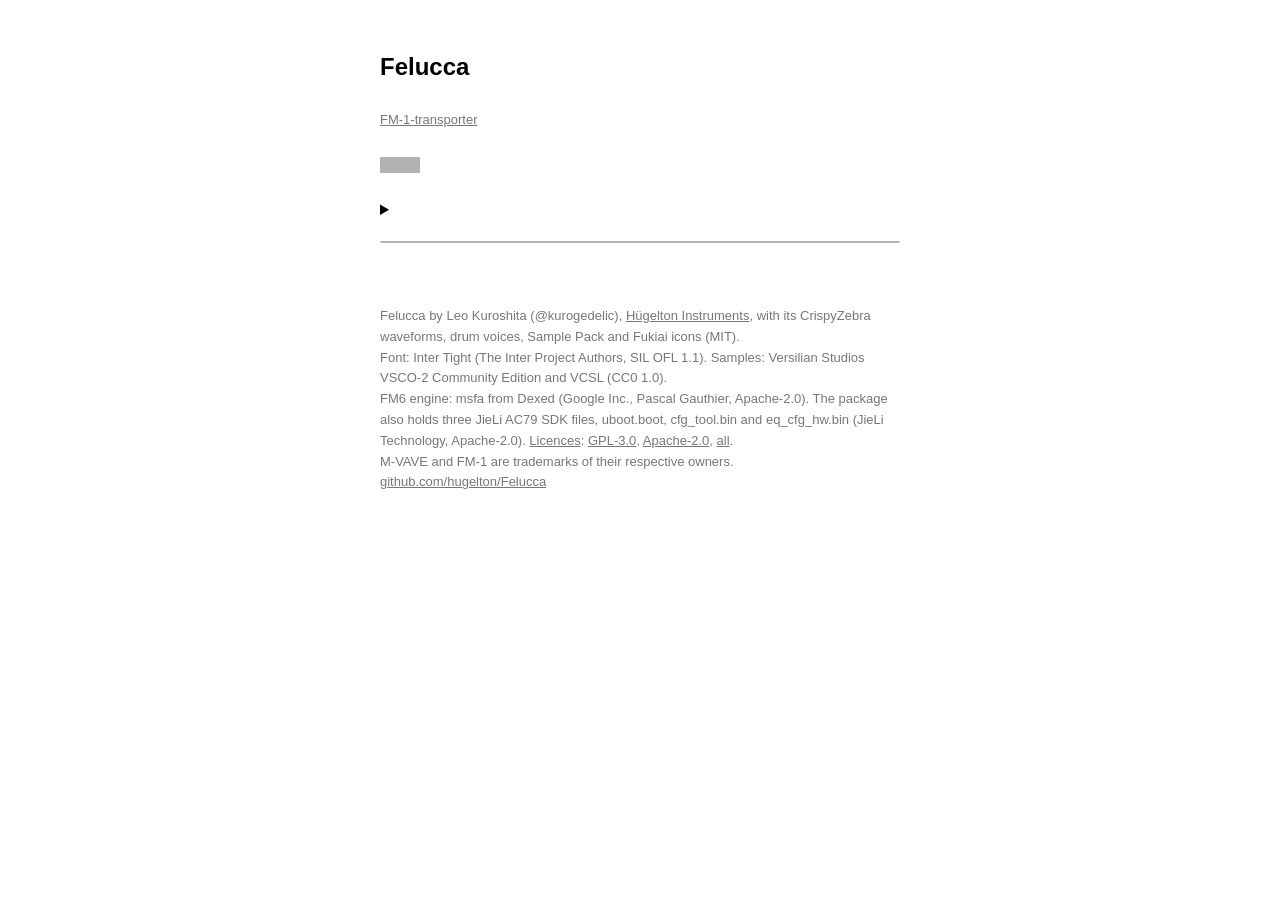
<file: web/index_pkg.html>
<!doctype html>
<!-- SPDX-License-Identifier: GPL-3.0-only
     Copyright (C) 2026 Leo Kuroshita (@kurogedelic), Hügelton Instruments -->
<html lang="ja">
<head>
<meta charset="utf-8">
<meta name="viewport" content="width=device-width, initial-scale=1">
<title>Felucca</title>
<style>
  :root { --bg: #fff; --fg: #000; --dim: #777; }
  @media (prefers-color-scheme: dark) {
    :root:not([data-theme="light"]) { --bg: #000; --fg: #fff; --dim: #888; }
  }
  :root[data-theme="dark"] { --bg: #000; --fg: #fff; --dim: #888; }
  body { margin: 0; background: var(--bg); color: var(--fg);
         font: 16px/1.6 -apple-system, BlinkMacSystemFont, "Helvetica Neue", Arial, sans-serif; }
  main { max-width: 520px; margin: 0 auto; padding: 48px 16px; }
  h1 { font-size: 24px; font-weight: 600; margin: 0 0 24px; }
  .lang { float: right; font-size: 13px; color: var(--dim); cursor: pointer; text-decoration: underline; background: none; padding: 0; color: var(--dim); }
  p { margin: 0 0 16px; }
  button { font: inherit; background: var(--fg); color: var(--bg); border: 0; padding: 8px 20px; cursor: pointer; }
  button:disabled { opacity: .3; cursor: default; }
  #status { margin-top: 16px; min-height: 1.6em; }
  .small { color: var(--dim); font-size: 13px; }
  progress { width: 100%; height: 4px; margin-top: 16px; }
  pre { color: var(--dim); font-size: 12px; white-space: pre-wrap; margin-top: 16px; }
</style>
</head>
<body>
<main>
  <button class="lang" id="lang"></button>
  <h1>Felucca</h1>
  <p data-t="intro"></p>
  <p data-t="warn"></p>
  <p class="small" data-t="direct"></p>
  <p class="small" data-t="beta"></p>
  <p class="small"><span data-t="brick"></span>
    <a href="https://github.com/kurogedelic/FM-1-transporter" target="_blank" rel="noopener" style="color:inherit">FM-1-transporter</a></p>
  <p><button id="go" disabled data-t="install"></button></p>
  <details style="margin-top:24px">
    <summary data-t="stockTitle"></summary>
    <p class="small" data-t="back"></p>
    <p class="small"><a href="https://www.m-vave.com/download" target="_blank" rel="noopener" style="color:inherit">M-VAVE Downloads</a></p>
    <p><label><span data-t="stockFile"></span><br><input id="stock-file" type="file" accept=".fwsc"></label></p>
    <p><button id="stock-go" disabled data-t="stockGo"></button></p>
    <p class="small" data-t="stockBackup"></p>
    <p class="small"><label><input id="stock-recovery" type="checkbox"> <span data-t="stockRecovery"></span></label></p>
  </details>
  <progress id="bar" max="100" value="0"></progress>
  <p id="status"></p>
  <pre id="log"></pre>
  <p><a href="../editor/" style="color:inherit" data-t="editor"></a></p>
  <p class="small">Felucca by Leo Kuroshita (@kurogedelic), <a href="https://hugelton.com" target="_blank" rel="noopener" style="color:inherit">Hügelton Instruments</a>, with its CrispyZebra waveforms, drum voices, Sample Pack and Fukiai icons (MIT).<br>
    Font: Inter Tight (The Inter Project Authors, SIL OFL 1.1). Samples: Versilian Studios VSCO-2 Community Edition and VCSL (CC0 1.0).<br>
    FM6 engine: msfa from Dexed (Google Inc., Pascal Gauthier, Apache-2.0). The package also holds three JieLi AC79 SDK files, uboot.boot, cfg_tool.bin and eq_cfg_hw.bin (JieLi Technology, Apache-2.0). <a href="../../firmware/LICENSING.md" style="color:inherit">Licences</a>: <a href="../../firmware/LICENSE" style="color:inherit">GPL-3.0</a>, <a href="../../firmware/LICENSES/Apache-2.0.txt" style="color:inherit">Apache-2.0</a>, <a href="../../firmware/LICENSES/" style="color:inherit">all</a>.<br>
    M-VAVE and FM-1 are trademarks of their respective owners.<br>
    <span data-t="license"></span> <a href="https://github.com/hugelton/Felucca" target="_blank" rel="noopener" style="color:inherit">github.com/hugelton/Felucca</a></p>
</main>
<script type="module">
/*LIB*/
const $ = (id) => document.getElementById(id);
const TEXT = {
  ja: {
    intro: "FM-1 を USB で接続してください。（Chrome か Edge で使えます）",
    warn: "書き込み中は USB を抜かないでください。",
    install: "インストール", other: "English",
    editor: "エディタ（インストール後、パソコンから音色やシーケンスを編集）",
    direct: "USB ケーブルはパソコンに直接つないでください。Probe や Transporter などの機材は不要です。",
    brick: "万一インストールに失敗して起動しなくなった場合は、復旧に Transporter が必要です:",
    beta: "Felucca 1.0 は実地テスト版です。不具合は GitHub で知らせてください。このカスタムファームウェアを使ったことで FM-1 が壊れたり不具合が起きたりしても、作者は一切の責任を負いません。自己責任でお使いください。",
    back: "M-VAVEから公式FM-1 V15を取得し、未変更のFM-1.fwscを選んでください。ファイルはこのブラウザ内で検証し、サーバーへ送りません。",
    stockTitle: "公式V15に戻す", stockFile: "公式FM-1.fwsc", stockGo: "バックアップして公式V15へ戻す",
    stockBackup: "現在の曲・保存曲・音色バンク・サンプル・設定を先に保存します。全体バックアップ非対応版は、Feluccaを更新してから行ってください。復元はFeluccaを再インストールしてエディタから行います。",
    stockRecovery: "更新中断の再開：全体バックアップはすでにパソコンへ保存済み",
    stockValid: "公式V15を確認しました", stockConfirm: "全体バックアップファイルをパソコンに保存できましたか？ 続けると公式V15へ戻します。Feluccaの曲は公式V15では開けません。",
    stockNeedBackup: "書き込みモードからはバックアップできません。保存済みバックアップがある場合だけ、更新中断の再開にチェックしてください。",
    stockUnsupported: "このFeluccaは全体バックアップに未対応です。先に最新版をインストールしてください。",
    backup: "全体バックアップ保存中 ", stockError: "公式ファイルを確認できません: ",
    nomidi: "このブラウザでは使えません。Chrome か Edge で開いてください。", loadfail: "読み込めませんでした: ",
    start: "開始します", verify: "確認中", loader: "書き込みモードに切り替え中", write: "書き込み中",
    reboot: "再起動中", done: "完了しました", stopped: "Update not verified. Preserve power and the log; identify USB state before retrying or recovering.",
    error: "エラー: ",
    denied: "MIDI（SysEx）の使用が許可されませんでした。アドレスバーのサイト設定で MIDI を許可して、もう一度押してください。",
    notfound: "FM-1 が見つかりません。USB ケーブル（データ通信用か）を確かめ、MIDI を使う他のアプリを閉じてから、もう一度押してください。",
    model: "接続されている機器は FM-1 ではありません。",
    lost: "Update not verified. Preserve power and the log; identify USB state before retrying or recovering.",
    noloader: "Update not verified. Preserve power and the log; identify USB state before retrying or recovering.",
    noreturn: "Update not verified. Preserve power and the log; identify USB state before retrying or recovering.",
    mismatch: "Update not verified. Preserve power and the log; identify USB state before retrying or recovering.",
    badpkg: "インストールするファイルが壊れています。ページを再読み込みしてください。",
    leave: "書き込み中です。ページを閉じないでください。",
    license: "GPL-3.0、無保証。ソース:",
  },
  en: {
    intro: "Connect the FM-1 by USB. (Works in Chrome or Edge.)",
    warn: "Do not unplug the USB cable while writing.",
    install: "Install", other: "日本語",
    editor: "Editor (after installing: edit sounds and sequences from the computer)",
    direct: "Connect the USB cable directly to the computer. No probe or Transporter is needed.",
    brick: "If an install fails and the FM-1 no longer starts, recovering it needs a Transporter:",
    beta: "Felucca 1.0 is a field-testing release; please report problems on GitHub. The author accepts no responsibility if your FM-1 is damaged or misbehaves because of this custom firmware. Use it at your own risk.",
    back: "Get official FM-1 V15 from M-VAVE and select the unmodified FM-1.fwsc. The browser validates it locally; it is not sent to a server.",
    stockTitle: "Return to official V15", stockFile: "Official FM-1.fwsc", stockGo: "Back up and return to official V15",
    stockBackup: "Current music, saved music, sound banks, samples and settings are saved first. Older firmware needs a Felucca update for complete backups. To restore an archive later, reinstall Felucca and use the editor.",
    stockRecovery: "Resume an interrupted update: I already saved a complete backup to this computer",
    stockValid: "Official V15 verified", stockConfirm: "Has the complete backup file been saved to this computer? Continue to return to official V15. Official V15 cannot open Felucca music.",
    stockNeedBackup: "An update loader cannot export a backup. Only select resume if you already saved a complete backup.",
    stockUnsupported: "This Felucca does not support complete backups. Install the current Felucca first.",
    backup: "Saving complete backup ", stockError: "Cannot validate official firmware: ",
    nomidi: "This browser cannot do it. Open the page in Chrome or Edge.", loadfail: "Could not load: ",
    start: "Starting", verify: "Verifying", loader: "Switching to update mode", write: "Writing",
    reboot: "Restarting", done: "Done", stopped: "Update not verified. Preserve power and the log; identify USB state before retrying or recovering.",
    error: "Error: ",
    denied: "MIDI (SysEx) access was not allowed. Allow MIDI in the site settings (address bar) and press Install again.",
    notfound: "FM-1 not found. Check the USB cable (a data cable), close other apps that use MIDI, and press Install again.",
    model: "The connected device is not an FM-1.",
    lost: "Update not verified. Preserve power and the log; identify USB state before retrying or recovering.",
    noloader: "Update not verified. Preserve power and the log; identify USB state before retrying or recovering.",
    noreturn: "Update not verified. Preserve power and the log; identify USB state before retrying or recovering.",
    mismatch: "Update not verified. Preserve power and the log; identify USB state before retrying or recovering.",
    badpkg: "The file to install is damaged. Reload the page.",
    leave: "Writing. Do not close the page.",
    license: "GPL-3.0, no warranty. Source:",
  },
};
let lang = (navigator.language || "en").toLowerCase().startsWith("ja") ? "ja" : "en";
const t = (k) => TEXT[lang][k];
let lastKey = null, lastArg = "";
function applyLang() {
  document.documentElement.lang = lang;
  document.querySelectorAll("[data-t]").forEach((e) => { e.textContent = t(e.dataset.t); });
  $("lang").textContent = t("other");
  if (lastKey) $("status").textContent = t(lastKey) + lastArg;
}
$("lang").addEventListener("click", () => { lang = lang === "ja" ? "en" : "ja"; applyLang(); });
applyLang();
const sayK = (k, arg = "") => { lastKey = k; lastArg = arg; $("status").textContent = t(k) + arg; };
const say = (txt) => { lastKey = null; $("status").textContent = txt; };
const log = (t) => { $("log").textContent += t + "\n"; };
let image = null;
const meta = /*META*/;

let writing = false, stock = null, stockFileEpoch = 0;
const lockInstaller = (on) => { writing = on; $("go").disabled = on || !image; $("stock-go").disabled = on || !stock; $("stock-file").disabled = on; $("stock-recovery").disabled = on; };
window.addEventListener("beforeunload", (e) => { if (writing) { e.preventDefault(); e.returnValue = t("leave"); } });

(async () => {
  if (!navigator.requestMIDIAccess) { sayK("nomidi"); return; }
  try {
    const r = await fetch(meta.pkg);
    if (!r.ok) throw new Error(`${meta.pkg}: HTTP ${r.status}`);
    const pkg = new Uint8Array(await r.arrayBuffer());
    if (productOf(pkg) !== meta.product) { sayK("badpkg"); return; }
    image = logicalImage(pkg);
    say(`Felucca ${meta.version}`);
    $("go").disabled = false;
  } catch (e) { sayK("loadfail", e.message); }
})();

$("go").addEventListener("click", async () => {
  if (writing) return;
  lockInstaller(true);
  let midi;
  try { midi = await navigator.requestMIDIAccess({ sysex: true }); }
  catch (e) { sayK("denied"); lockInstaller(false); return; }
  try {
    const up = new Updater(midi, log);
    const total = 74 + 1167;
    const step = (k, a) => {
      log(`${k} ${a ?? ""}`);
      if (k === "start") sayK("start");
      if (k === "verify") { sayK("verify"); $("bar").value = (a / total) * 100; }
      if (k === "loader") sayK("loader");
      if (k === "write") { sayK("write"); $("bar").value = ((74 + a) / total) * 100; }
      if (k === "reboot") sayK("reboot");
      if (k === "done") { $("bar").value = 100; sayK("done"); }
    };
    const ota = await up.find((id) => /^ota-/i.test(id.model));
    if (ota) {
      ota.link.close();
      if (!await up.resume(image, step, meta.product)) throw up.lastFailure;
      sayK("done");
    } else {
      await up.install(image, meta.product, step);
    }
  } catch (e) {
    sayK("error", e && e.message || String(e));
    log(String(e && e.stack || e));
  }
  lockInstaller(false);
});

$("stock-file").addEventListener("change", async () => {
  const epoch = ++stockFileEpoch, file = $("stock-file").files[0]; stock = null; lockInstaller(false);
  if (!file) return;
  try {
    if (file.size !== STOCK_V15_SIZE) throw new Error("FM-1 V15 / FM-1.fwsc");
    const verified = await validateStockPackage(new Uint8Array(await file.arrayBuffer()));
    if (epoch !== stockFileEpoch) return;
    stock = verified; sayK("stockValid"); lockInstaller(false);
  } catch (e) { if (epoch === stockFileEpoch) sayK("stockError", e.message); }
});
function saveArchive(archive) {
  const url = URL.createObjectURL(new Blob([JSON.stringify(archive)], {type:"application/json"}));
  const a = document.createElement("a"); a.href = url; a.download = `Felucca-backup-${new Date().toISOString().slice(0,10)}.json`;
  document.body.append(a); a.click(); a.remove(); setTimeout(() => URL.revokeObjectURL(url), 1000);
}
function archiveInfo(a) {
  let pos = a.indexOf(0); if (pos < 0) throw new Error("Invalid INFO");
  const version = String.fromCharCode(...a.slice(0,pos)); pos++;
  const engines = a[pos]; pos += 5;
  for (let i = 0; i < engines; i++) { const end = a.indexOf(0,pos); if (end < 0) throw new Error("Invalid INFO"); pos = end + 1; }
  const ext = a.slice(pos + 1);
  const supported = /^FELUCCA /i.test(version) && ext[0] === 16 && ext[1] === 0x55 && ext[2] === 1 &&
    ext[4] === 0x4d && ext[5] === 1 && ext[8] === 0x42 && ext[9] === 1 && (ext[10] & 1);
  return {version,supported};
}
$("stock-go").addEventListener("click", async () => {
  if (!stock || writing) return;
  const selected = stock; lockInstaller(true);
  let link = null;
  try {
    let midi;
    try { midi = await navigator.requestMIDIAccess({sysex:true}); } catch (e) { sayK("denied"); return; }
    const up = new Updater(midi, log);
    const step = (k, n) => { log(`${k} ${n ?? ""}`); if (["start","verify","loader","write","reboot","done"].includes(k)) sayK(k); if (k === "done") $("bar").value = 100; };
    const loader = await up.find(id => id.model === "ota-FM-1");
    if (loader) {
      loader.link.close();
      if (!$("stock-recovery").checked) { sayK("stockNeedBackup"); return; }
      if (!confirm(t("stockConfirm"))) return;
      if (!await up.resume(selected.image, step, selected.product)) throw up.lastFailure;
      sayK("done");
    } else {
      const device = await up.find(id => id.model === "FM-1");
      if (!device) { sayK("notfound"); return; }
      const input = device.link.input, output = device.link.output; device.link.close();
      link = new BackupConnection(input, output);
      const info = archiveInfo(await link.request([1,[]]));
      if (!info.supported) { sayK("stockUnsupported"); return; }
      const archive = await captureBackup((r,o) => link.request(r,o), info.version,
        (done,total) => sayK("backup", `${Math.round(done / Math.max(1,total) * 100)}%`));
      saveArchive(archive); link.close(); link = null;
      if (!confirm(t("stockConfirm"))) return;
      await up.install(selected.image, selected.product, step);
    }
  } catch (e) {
    sayK("error",e.message || String(e));
    log(String(e.stack || e));
  } finally { if (link) link.close(); lockInstaller(false); }
});
</script>
</body>
</html>
</file>
<file: unholy-installer.css>
:root{color-scheme:dark;--bg:#161715;--panel:#1e201d;--line:#3e423a;--paper:#eeede3;--muted:#b5b8aa;--ember:#ffa460}*{box-sizing:border-box}body{margin:0;background:var(--bg);color:var(--paper);font:16px/1.65 system-ui,sans-serif}.shell{max-width:1280px;margin:auto;padding:0 54px}a{color:var(--ember);text-underline-offset:4px}header{display:flex;align-items:center;justify-content:space-between;gap:20px;padding:25px 0;border-bottom:1px solid var(--line)}.wordmark{display:flex;align-items:center;gap:12px;font-weight:750;color:var(--paper);text-decoration:none;font-size:25px}.wordmark-name{font-size:11px;letter-spacing:2px;margin-left:12px}.sigil{color:var(--ember);font-size:36px}.edition,.eyebrow,.badge,.detail,.readouts,footer,.dial-labels{font-family:ui-monospace,SFMono-Regular,monospace}.edition{font-size:11px;letter-spacing:2px;color:var(--muted)}header>a:last-child{font-size:13px}.hero{display:grid;grid-template-columns:1fr 1fr;align-items:center;gap:50px;padding:72px 0 56px}.eyebrow{font-size:11px;letter-spacing:2px;color:var(--ember)}h1{font-size:clamp(64px,7vw,96px);font-weight:600;letter-spacing:-7px;line-height:1;margin:30px 0}h1 em{font-family:Georgia,serif;font-weight:normal;color:var(--ember)}.intro{font-size:17px;color:var(--muted)}.badge{display:inline-flex;align-items:center;gap:10px;font-size:10px;letter-spacing:1px;border:1px solid var(--line);padding:10px 13px;margin-top:15px}.lamp{width:7px;height:7px;border-radius:50%;background:var(--ember);box-shadow:0 0 10px #d77c4070}.instrument{margin:0;width:100%;max-width:390px;justify-self:center}.lcd-frame{aspect-ratio:1;padding:18px;border:1px solid #686b5c;border-radius:13px;background:#22241f;box-shadow:0 20px 70px #0006,inset 0 1px 0 #ffffff15}.lcd-frame img{display:block;width:100%;height:auto;aspect-ratio:1;image-rendering:pixelated;border:1px solid #454c39;border-radius:2px}.instrument figcaption{font:10px/1.8 ui-monospace,monospace;color:var(--muted);margin:18px 0 0;text-align:center}.notice{border-top:1px solid #845b37;border-bottom:1px solid #845b37;background:#a6682120;padding:20px 25px;display:grid;grid-template-columns:180px 1fr;gap:20px}.notice b{color:var(--ember)}.notice p{margin:0;font-size:14px;color:#d8d5c7}.workspace{display:grid;grid-template-columns:1.45fr 1fr;gap:65px;margin:68px 0}h2{font-size:34px;letter-spacing:-1px;font-weight:500;margin:14px 0 30px}h3{font-size:18px;line-height:1.4;margin:0 0 12px;font-weight:600}.steps{list-style:none;padding:0;margin:0}.steps li{display:grid;grid-template-columns:38px 1fr;gap:20px;border-top:1px solid var(--line);padding:26px 0}.number{font:11px ui-monospace,monospace;color:var(--ember);padding-top:4px}.steps p{font-size:14px;color:var(--muted);margin-top:0}button{font:inherit;font-size:13px;padding:11px 18px;border:1px solid #696e5e;background:#2e342a;color:var(--paper);cursor:pointer;border-radius:3px}button:hover:enabled{background:#414835}button:disabled{opacity:.58;cursor:not-allowed}.primary{display:block;background:var(--ember);color:#191710;border-color:var(--ember);font-weight:650;margin:24px 0 10px;min-width:230px}.primary:hover:enabled{background:#ffba89}.quiet{background:transparent}.detail{font-size:11px!important;margin:14px 0!important}label{display:block;font-size:13px;line-height:1.5;margin:14px 0;color:#e6e6d8}input[type=checkbox]{accent-color:var(--ember);width:17px;height:17px;vertical-align:middle;margin:0 9px 0 0}input[type=file]{display:block;max-width:100%;font-size:12px;margin-top:10px}input::file-selector-button{border:1px solid #666c5d;padding:10px;background:var(--panel);color:var(--paper)}.telemetry{border:1px solid var(--line);border-top:3px solid var(--ember);padding:25px;background:var(--panel);position:sticky;top:20px}.telemetry h3{font-size:24px;letter-spacing:-.6px}#status{font-size:13px;color:var(--muted);min-height:43px}.readouts{display:grid;grid-template-columns:1fr 1.5fr;border-top:1px solid var(--line);padding-top:22px;gap:12px;font-size:10px}.readouts span{color:var(--muted)}.readouts b{font-weight:500}.warning{color:var(--ember)}pre{white-space:pre-wrap;font-size:10px;max-height:200px;overflow:auto;color:var(--muted)}details{border-bottom:1px solid var(--line);padding:20px 0}summary{font-size:14px;cursor:pointer}details p{font-size:12px;color:var(--muted)}.closing{border-top:1px solid var(--line);padding:40px 0;text-align:center}.closing>span{font-size:42px;color:var(--ember)}.closing>p{font-family:Georgia,serif;font-size:23px}.closing .fine{font:11px/1.8 system-ui,sans-serif;color:var(--muted);max-width:640px;margin:20px auto}footer{display:flex;justify-content:space-between;border-top:1px solid var(--line);padding:20px 0;font-size:9px;letter-spacing:1px;color:var(--muted)}.skip{position:absolute;top:-80px;padding:12px;background:#333;z-index:2}.skip:focus{top:0}:focus-visible{outline:3px solid var(--ember);outline-offset:4px}.demo-banner{background:#473225;border:1px dashed var(--ember);padding:15px;font:12px/1.6 ui-monospace,monospace;color:var(--ember)}progress{accent-color:var(--ember);width:100%}[hidden]{display:none!important}@media(max-width:850px){.shell{padding:0 25px}.hero{gap:20px}.edition{display:none}.workspace{gap:28px;grid-template-columns:1.2fr 1fr}.notice{grid-template-columns:1fr;gap:4px}.inner span{font-size:32px}}@media(max-width:620px){.shell{padding:0 22px}.wordmark-name{display:none}.hero{grid-template-columns:1fr;padding:40px 0;gap:30px}h1{letter-spacing:-4px}.instrument{max-width:300px}.workspace{grid-template-columns:1fr;margin-top:42px;gap:20px}.telemetry{position:static}.steps li{gap:8px}.badge{font-size:8px}footer{gap:15px;flex-wrap:wrap}}@media(prefers-reduced-motion:reduce){*{scroll-behavior:auto!important;animation:none!important;transition:none!important}}

.benediction{display:grid;grid-template-columns:1.15fr 1fr;gap:45px;padding:38px;border:1px solid var(--line);background:linear-gradient(120deg,#302a22,#1c1f1a);margin:40px 0}.benediction h2{margin:10px 0 15px}.benediction p{font-size:14px;color:var(--muted)}.benediction .fine{font-size:11px;max-width:340px}.verse{border-left:1px solid #796042;padding:18px 0 18px 32px;align-self:center}.verse>span:first-child{font-size:28px;color:var(--ember)}.verse #blessing{font:24px/1.5 Georgia,serif;color:var(--paper);min-height:108px;margin:12px 0}.verse-ref{font:9px/1.6 ui-monospace,monospace;color:var(--ember);letter-spacing:1px}@media(max-width:620px){.benediction{grid-template-columns:1fr;padding:24px;gap:15px}.verse{border-left:0;border-top:1px solid #796042;padding:20px 0 0}.verse #blessing{min-height:0}.lcd-frame{padding:14px}}

/* Downloads are a full-width section, independent of the two-column notices. */
.notice.reading-room{display:block}
.reading-room>b{display:block;margin-bottom:10px}
.reading-room>p+p{margin-top:12px}


/* The gold cross stays within the illustrated screen. */
.instrument .lcd-frame:has(img[src*="holyrnd"]){padding:0;border:0;background:transparent;box-shadow:none}
.lcd-frame img[src*="holyrnd"]{border:0;border-radius:0}
.macro-sanctuary{max-width:920px;margin:64px auto}
.macro-sanctuary h1{font-size:clamp(54px,7vw,82px);letter-spacing:-4px}
.macro-intro{max-width:630px;color:var(--muted);font-size:17px}
.macro-controls{display:grid;grid-template-columns:1fr 1fr;gap:18px;margin:32px 0}
.macro-card{display:block;margin:0;padding:24px;border:1px solid var(--line);border-top:2px solid var(--ember);background:linear-gradient(145deg,#30271f,var(--panel))}
.macro-card .macro-number{font:10px ui-monospace,monospace;color:var(--ember);letter-spacing:2px}
.macro-card strong{display:block;font:29px Georgia,serif;margin:10px 0}
.macro-card .macro-description{display:block;font-size:12px;color:var(--muted);min-height:36px}
.macro-card input[type=range]{display:block;width:100%;margin:26px 0 14px;accent-color:var(--ember)}
.macro-card output{display:block;text-align:right;color:var(--ember);font:22px ui-monospace,monospace}
.macro-note{display:block;padding:18px 22px;margin:28px 0}
.macro-sanctuary .fine{font-size:12px;color:var(--muted)}
@media(max-width:620px){.macro-controls{grid-template-columns:1fr}.macro-sanctuary{margin:36px auto}.macro-sanctuary h1{letter-spacing:-3px}}

.saints{margin:28px 0;padding:28px;border:1px solid var(--line);border-top:2px solid #f7ca50;background:var(--panel)}
.saints h2{margin:8px 0 24px;font:30px Georgia,serif}.saints-choir{display:grid;grid-template-columns:repeat(3,minmax(0,1fr));gap:28px}.saints h3{color:#f7ca50;margin:0 0 10px;font:22px Georgia,serif}.saints p{font-size:13px;color:var(--muted)}.saints>.detail{margin:24px 0 0;font-size:11px}@media(max-width:850px){.saints-choir{grid-template-columns:1fr;gap:18px}}
</file>
